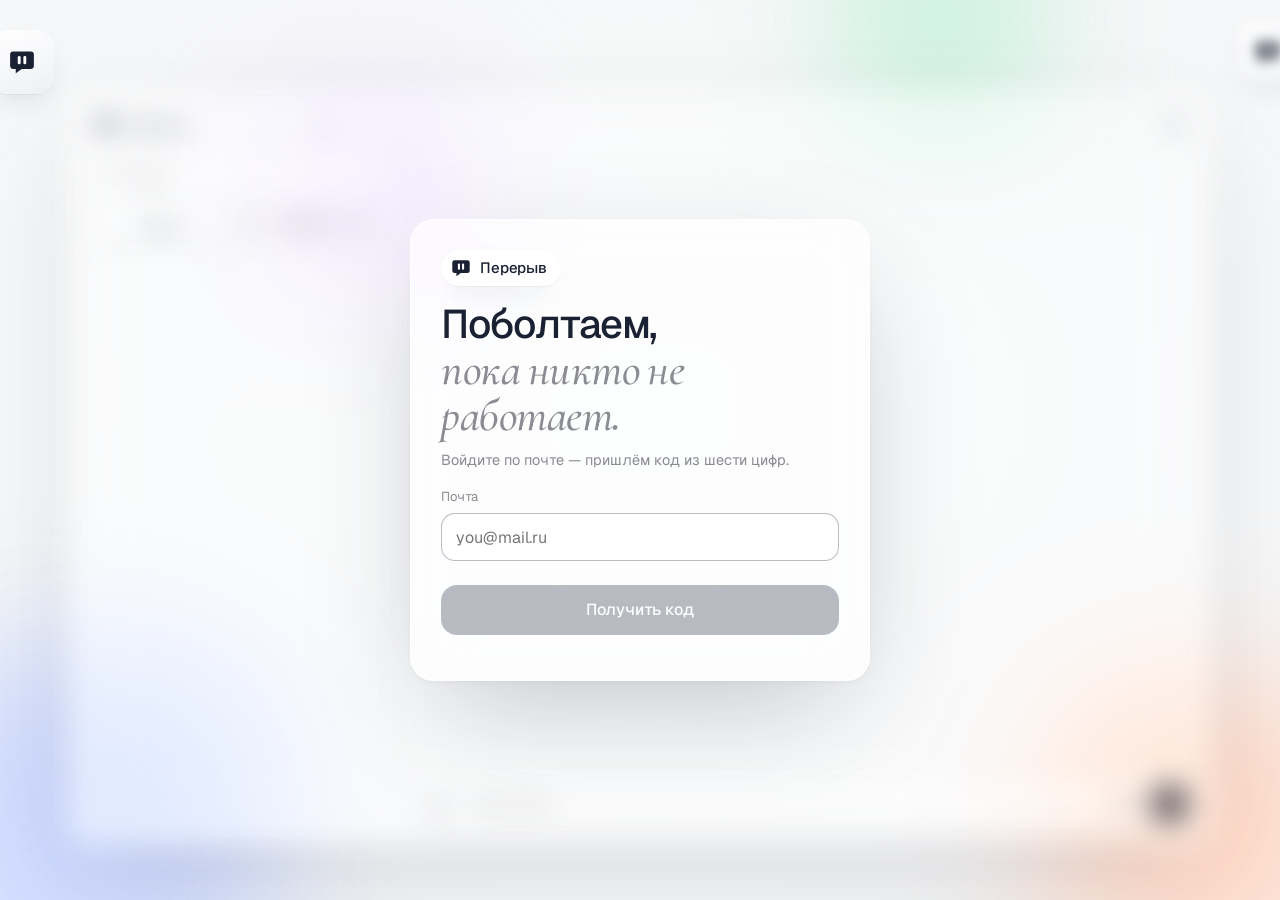
<file: index.html>
<!DOCTYPE html>
<html lang="ru">
<head>
<meta charset="utf-8">
<meta name="viewport" content="width=device-width, initial-scale=1, viewport-fit=cover">
<meta name="robots" content="noindex, nofollow">
<meta name="theme-color" content="#f5f6f8">
<title>Перерыв</title>
<link rel="preconnect" href="https://fonts.googleapis.com">
<link rel="preconnect" href="https://fonts.gstatic.com" crossorigin>
<link href="https://fonts.googleapis.com/css2?family=Geist:wght@400;500;600&family=Instrument+Serif:ital@1&family=Cormorant+Garamond:ital,wght@1,500&display=swap" rel="stylesheet">
<style>
:root {
  --ink: #1a2133;
  --ink-2: #3a4152;
  --grey: #8b8b92;
  --line: rgba(26, 33, 51, .08);
  --glass: rgba(255, 255, 255, .58);
  --glass-strong: rgba(255, 255, 255, .78);
  --edge: rgba(255, 255, 255, .9);
  --r: 24px;
  --lift: 0 1px 1px rgba(26,33,51,.04), 0 12px 32px -14px rgba(26,33,51,.22);
  --wide: 0 2px 4px rgba(26,33,51,.03), 0 40px 120px -30px rgba(26,33,51,.28);
  --serif: "Instrument Serif", "Cormorant Garamond", Georgia, serif;
  --ease: cubic-bezier(.2, .7, .2, 1);
  --sat: env(safe-area-inset-top, 0px);
  --sab: env(safe-area-inset-bottom, 0px);
}
* { box-sizing: border-box; -webkit-tap-highlight-color: transparent; }
html, body { margin: 0; height: 100%; }
body {
  font-family: "Geist", "Inter", system-ui, sans-serif; font-weight: 400; font-size: 15px; line-height: 1.45;
  color: var(--ink); overflow: hidden;
  background: radial-gradient(120% 120% at 50% 45%, #f9fbfb 0%, #f6f7f8 45%, #f2f3f6 100%);
}
button, input, textarea { font: inherit; color: inherit; }
[hidden] { display: none !important; }
button { cursor: pointer; border: 0; background: none; padding: 0; }
:focus-visible { outline: 2px solid var(--ink); outline-offset: 2px; border-radius: 10px; }
.serif { font-family: var(--serif); font-style: italic; font-weight: 500; }

/* ===== Пол студии: размытые плитки-логотипы за стеклом ===== */
.bokeh { position: fixed; inset: 0; pointer-events: none; overflow: hidden; }
.bokeh i { position: absolute; border-radius: 28%; animation: drift 26s ease-in-out infinite alternate; }
.bokeh i:nth-child(1) { width: 360px; height: 360px; left: -90px; bottom: -110px; background: #c9d6ff; filter: blur(70px); opacity: .9; }
.bokeh i:nth-child(2) { width: 300px; height: 300px; right: -70px; bottom: -80px; background: #ffd9c7; filter: blur(70px); animation-delay: -9s; }
.bokeh i:nth-child(3) { width: 220px; height: 220px; right: 18%; top: -90px; background: #cff1e1; filter: blur(60px); animation-delay: -4s; }
.bokeh i:nth-child(4) { width: 180px; height: 180px; left: 22%; top: 12%; background: #eadcff; filter: blur(64px); animation-delay: -15s; }
@keyframes drift { to { transform: translate(28px, -22px) rotate(8deg); } }

/* ===== Логотип ===== */
.mark { width: 22px; height: 22px; flex: none; }
.tile { position: fixed; z-index: 1; width: 64px; height: 64px; border-radius: 18px; display: grid; place-items: center;
  background: linear-gradient(160deg, #ffffff, #eef0f5); box-shadow: var(--lift); pointer-events: none; animation: bob 9s ease-in-out infinite alternate; }
.tile .mark { width: 30px; height: 30px; }
.tile.soft { filter: blur(6px); opacity: .7; }
@keyframes bob { to { transform: translateY(-10px) rotate(-4deg); } }

/* ===== Окно ===== */
.glass {
  background: var(--glass);
  -webkit-backdrop-filter: blur(28px) saturate(1.6); backdrop-filter: blur(28px) saturate(1.6);
  border: 1px solid var(--edge); box-shadow: var(--wide);
}
#app {
  position: fixed; z-index: 2; inset: 0; margin: auto; width: min(1180px, calc(100vw - 64px)); height: min(780px, calc(100vh - 64px));
  border-radius: var(--r); display: grid; grid-template-columns: 340px 1fr; overflow: hidden;
  transition: filter .7s var(--ease), transform .9s var(--ease), opacity .6s;
}
body.locked #app { filter: blur(14px); transform: translateY(18px) scale(.97); opacity: .65; pointer-events: none; }
body.dimmed #app { filter: blur(6px); }

/* ===== Сайдбар ===== */
.side { display: flex; flex-direction: column; min-height: 0; border-right: 1px solid var(--line); background: rgba(255,255,255,.28); }
.side-top { display: flex; align-items: center; justify-content: space-between; gap: 8px; padding: 18px 18px 10px; }
.pill { display: inline-flex; align-items: center; gap: 8px; height: 36px; padding: 0 14px 0 9px; border-radius: 999px;
  background: #fff; box-shadow: var(--lift); font-weight: 500; font-size: 15px; letter-spacing: -.01em; }
.icon-btn { width: 36px; height: 36px; border-radius: 12px; display: grid; place-items: center; color: var(--ink-2); transition: background .2s, transform .2s var(--ease); }
.icon-btn:hover { background: rgba(255,255,255,.8); }
.icon-btn:active { transform: scale(.92); }
.icon-btn svg { width: 19px; height: 19px; }
.me-btn { width: 36px; height: 36px; }
.search { margin: 4px 18px 8px; position: relative; }
.search input { width: 100%; height: 40px; border-radius: 14px; border: 1px solid transparent; background: rgba(255,255,255,.62); padding: 0 14px 0 38px; outline: none; transition: background .2s, border-color .2s; }
.search input:focus { background: #fff; border-color: var(--line); }
.search svg { position: absolute; left: 13px; top: 11px; width: 18px; height: 18px; color: var(--grey); }
.tabs { display: flex; gap: 4px; margin: 2px 18px 6px; padding: 4px; border-radius: 14px; background: rgba(26,33,51,.045); position: relative; }
.tabs button { flex: 1; height: 32px; border-radius: 10px; font-weight: 500; font-size: 14px; color: var(--grey); position: relative; z-index: 1; transition: color .25s; }
.tabs button[aria-selected="true"] { color: var(--ink); }
.tabs .thumb { position: absolute; z-index: 0; top: 4px; bottom: 4px; left: 4px; width: calc(50% - 6px); border-radius: 10px; background: #fff; box-shadow: 0 1px 2px rgba(26,33,51,.06), 0 6px 14px -8px rgba(26,33,51,.25); transition: transform .4s var(--ease); }
.tabs[data-tab="people"] .thumb { transform: translateX(calc(100% + 4px)); }
.list { flex: 1; overflow-y: auto; padding: 4px 10px 14px; scrollbar-width: thin; }
.row { width: 100%; display: grid; grid-template-columns: 48px 1fr auto; gap: 12px; align-items: center; padding: 10px; border-radius: 18px; text-align: left; transition: background .2s, transform .35s var(--ease), box-shadow .35s var(--ease); }
.row:hover { background: rgba(255,255,255,.55); }
.row.active { background: #fff; box-shadow: var(--lift); transform: translateY(-1px); }
.row .name { font-weight: 500; white-space: nowrap; overflow: hidden; text-overflow: ellipsis; letter-spacing: -.01em; }
.row .sub { font-size: 13.5px; color: var(--grey); white-space: nowrap; overflow: hidden; text-overflow: ellipsis; }
.row .meta { display: flex; flex-direction: column; align-items: flex-end; gap: 6px; font-size: 12px; color: var(--grey); align-self: start; padding-top: 3px; }
.row.unread .sub { color: var(--ink-2); }
.dot { min-width: 20px; height: 20px; padding: 0 6px; border-radius: 10px; background: var(--ink); color: #fff; font-size: 11.5px; font-weight: 600; display: grid; place-items: center; }
.sect { padding: 12px 12px 6px; font-size: 13px; color: var(--grey); }

/* ===== Аватар-плитка ===== */
.ava { position: relative; width: 48px; height: 48px; border-radius: 16px; display: grid; place-items: center; font-weight: 600; font-size: 18px; color: var(--ink); flex: none;
  box-shadow: inset 0 0 0 1px rgba(255,255,255,.7), 0 6px 14px -8px rgba(26,33,51,.35); }
.ava.sm { width: 32px; height: 32px; border-radius: 11px; font-size: 13px; }
.ava.md { width: 40px; height: 40px; border-radius: 13px; font-size: 15px; }
.ava.on::after { content: ""; position: absolute; right: -2px; bottom: -2px; width: 13px; height: 13px; border-radius: 50%; background: #3ccf7a; border: 2.5px solid #fff; }
.ava.sm.on::after { width: 10px; height: 10px; border-width: 2px; }
.ava .mark { width: 24px; height: 24px; }

/* ===== Разговор ===== */
.conv { position: relative; display: flex; flex-direction: column; min-width: 0; min-height: 0; }
.conv-top { display: flex; align-items: center; gap: 12px; padding: 14px 20px; border-bottom: 1px solid var(--line); min-height: 72px; }
.back { display: none; }
.title-wrap { min-width: 0; flex: 1; }
.c-title { font-weight: 500; font-size: 17px; letter-spacing: -.015em; white-space: nowrap; overflow: hidden; text-overflow: ellipsis; }
.c-sub { font-size: 13px; color: var(--grey); height: 19px; white-space: nowrap; overflow: hidden; text-overflow: ellipsis; }
.c-sub.typing { color: var(--ink-2); }
.typing-dots i { display: inline-block; width: 4px; height: 4px; margin-left: 2px; border-radius: 50%; background: currentColor; animation: tdot 1.1s infinite; }
.typing-dots i:nth-child(2) { animation-delay: .15s; } .typing-dots i:nth-child(3) { animation-delay: .3s; }
@keyframes tdot { 0%, 60%, 100% { opacity: .25; transform: translateY(0); } 30% { opacity: 1; transform: translateY(-3px); } }
.word { display: inline-block; white-space: pre; animation: rise .34s var(--ease) both; }
@keyframes rise { from { opacity: 0; transform: translateY(16px); filter: blur(12px); } to { opacity: 1; transform: none; filter: none; } }

.msgs { flex: 1; overflow-y: auto; padding: 18px 22px 10px; scroll-behavior: auto; scrollbar-width: thin; display: flex; flex-direction: column; }
.msgs-inner { margin-top: auto; display: flex; flex-direction: column; }
.day { align-self: center; margin: 14px 0 10px; padding: 5px 12px; border-radius: 999px; background: rgba(255,255,255,.7); box-shadow: 0 1px 2px rgba(26,33,51,.05); font-size: 12.5px; color: var(--grey); }
.m { display: flex; gap: 8px; align-items: flex-end; max-width: min(620px, 82%); margin-top: 2px; position: relative; transition: filter .4s var(--ease), opacity .4s; }
.m.first { margin-top: 10px; }
.m.mine { align-self: flex-end; flex-direction: row-reverse; }
.m .ava-slot { width: 32px; flex: none; }
.m.mine .ava-slot { display: none; }
.m.enter { animation: rise .34s var(--ease) both; }
.b { position: relative; padding: 9px 13px 7px; border-radius: 20px; background: var(--glass-strong); border: 1px solid var(--edge);
  box-shadow: 0 1px 1px rgba(26,33,51,.03), 0 8px 18px -12px rgba(26,33,51,.28);
  transition: transform .35s var(--ease), box-shadow .35s var(--ease); min-width: 64px; word-wrap: break-word; overflow-wrap: anywhere; }
.m:not(.mine).last .b { border-bottom-left-radius: 7px; }
.m.mine .b { background: var(--ink); color: #f4f5f8; border-color: var(--ink); }
.m.mine.last .b { border-bottom-right-radius: 7px; }
.m:hover .b { transform: translateY(-2px); box-shadow: 0 2px 2px rgba(26,33,51,.04), 0 16px 26px -14px rgba(26,33,51,.4); }
.b .who { font-size: 12.5px; font-weight: 600; margin-bottom: 2px; }
.b .txt { white-space: pre-wrap; }
.b .txt a { color: inherit; text-decoration: underline; text-underline-offset: 2px; }
.b .foot { display: flex; justify-content: flex-end; align-items: center; gap: 4px; margin-top: 1px; font-size: 11px; color: var(--grey); float: right; margin-left: 10px; position: relative; top: 5px; }
.m.mine .b .foot { color: rgba(244,245,248,.55); }
.b.deleted .txt { font-family: var(--serif); font-style: italic; font-size: 17px; color: var(--grey); }
.m.mine .b.deleted .txt { color: rgba(244,245,248,.6); }
.b img.photo { display: block; width: 300px; max-width: 100%; height: auto; max-height: 360px; object-fit: cover; border-radius: 14px; margin: 2px -6px 4px; cursor: zoom-in; }
.quote { display: block; width: 100%; text-align: left; margin: 2px 0 6px; padding: 5px 10px; border-left: 3px solid currentColor; border-radius: 8px; background: rgba(26,33,51,.05); font-size: 13px; }
.m.mine .quote { background: rgba(255,255,255,.1); }
.quote b { display: block; font-weight: 600; font-size: 12.5px; }
.quote span { display: block; white-space: nowrap; overflow: hidden; text-overflow: ellipsis; opacity: .8; }
.reacts { display: flex; flex-wrap: wrap; gap: 4px; margin-top: 4px; }
.m.mine .reacts { justify-content: flex-end; }
.rx { display: inline-flex; align-items: center; gap: 4px; height: 26px; padding: 0 9px; border-radius: 999px; background: rgba(255,255,255,.85); border: 1px solid var(--line); font-size: 13px; transition: transform .25s var(--ease); }
.rx.me { background: var(--ink); color: #fff; border-color: var(--ink); }
.rx:active { transform: scale(.9); }
.rx.pop { animation: pop .38s var(--ease); }
@keyframes pop { 0% { transform: scale(.4); } 70% { transform: scale(1.12); } 100% { transform: scale(1); } }
.hover-bar { position: absolute; top: -14px; display: flex; gap: 2px; padding: 3px; border-radius: 12px; background: #fff; box-shadow: var(--lift); opacity: 0; transform: translateY(6px); pointer-events: none; transition: opacity .2s, transform .25s var(--ease); z-index: 3; }
.m:not(.mine) .hover-bar { right: -60px; } .m.mine .hover-bar { left: -60px; }
.m:hover .hover-bar { opacity: 1; transform: none; pointer-events: auto; }
.hover-bar button { width: 28px; height: 28px; border-radius: 9px; display: grid; place-items: center; color: var(--ink-2); }
.hover-bar button:hover { background: rgba(26,33,51,.06); }
.hover-bar svg { width: 16px; height: 16px; }
.m.flash .b { animation: flash 1.2s var(--ease); }
@keyframes flash { 0%, 30% { transform: translateY(-4px) scale(1.02); box-shadow: 0 0 0 3px rgba(26,33,51,.18), 0 20px 34px -16px rgba(26,33,51,.45); } }
/* Фокус: выбранное сообщение поднимается, остальное уходит в расфокус */
.msgs.focus .m { filter: blur(2.5px); opacity: .55; }
.msgs.focus .m.focused { filter: none; opacity: 1; z-index: 4; }
.msgs.focus .m.focused .b { transform: translateY(-6px) scale(1.02); box-shadow: 0 2px 3px rgba(26,33,51,.05), 0 28px 40px -18px rgba(26,33,51,.45); }

.empty-conv { margin: auto; text-align: center; padding: 40px 24px; color: var(--grey); max-width: 420px; }
.empty-conv .big { font-weight: 500; font-size: 30px; letter-spacing: -.025em; color: var(--ink); line-height: 1.1; }
.empty-conv .big .serif { color: var(--grey); font-size: 36px; display: block; }
.down { position: absolute; right: 22px; bottom: 96px; width: 44px; height: 44px; border-radius: 15px; background: #fff; box-shadow: var(--lift); display: grid; place-items: center; opacity: 0; transform: translateY(14px) scale(.9); pointer-events: none; transition: opacity .25s, transform .35s var(--ease); }
.down.show { opacity: 1; transform: none; pointer-events: auto; }
.down svg { width: 20px; height: 20px; }
.down .dot { position: absolute; top: -7px; right: -7px; }

/* ===== Ввод ===== */
.composer { padding: 10px 16px 16px; }
.reply-bar { align-items: center; gap: 10px; margin: 0 6px 8px; padding: 8px 12px; border-radius: 14px; background: rgba(255,255,255,.7); border-left: 3px solid var(--ink); }
.reply-bar div { flex: 1; min-width: 0; font-size: 13px; }
.reply-bar b { display: block; font-weight: 600; }
.reply-bar span { display: block; color: var(--grey); white-space: nowrap; overflow: hidden; text-overflow: ellipsis; }
.input-row { display: flex; align-items: flex-end; gap: 8px; padding: 6px; border-radius: 20px; background: rgba(255,255,255,.82); border: 1px solid var(--edge); box-shadow: var(--lift); }
.input-row textarea { flex: 1; resize: none; border: 0; outline: none; background: none; padding: 9px 6px; max-height: 160px; min-height: 40px; line-height: 1.45; }
.send { width: 40px; height: 40px; border-radius: 14px; background: var(--ink); color: #fff; display: grid; place-items: center; transition: transform .25s var(--ease), opacity .2s; }
.send:disabled { opacity: .25; cursor: default; }
.send:not(:disabled):active { transform: scale(.9); }
.send svg { width: 18px; height: 18px; }
.composer.off { pointer-events: none; opacity: .4; }

/* ===== Карточки поверх: вход, профиль, группа ===== */
.overlay { position: fixed; inset: 0; z-index: 20; display: grid; place-items: center; padding: 20px; }
.overlay[hidden] { display: none; }
.card { width: min(460px, 100%); border-radius: var(--r); padding: 30px; animation: cardIn .6s var(--ease) both; max-height: calc(100vh - 40px); overflow: auto; }
.card.leaving { animation: cardOut .5s var(--ease) both; }
@keyframes cardIn { from { opacity: 0; transform: translateY(24px) scale(.96); filter: blur(10px); } }
@keyframes cardOut { to { opacity: 0; transform: translateY(-14px) scale(1.04); filter: blur(12px); } }
.card h2 { margin: 18px 0 22px; font-weight: 500; font-size: 40px; line-height: 1.04; letter-spacing: -.035em; }
.card h2 .serif { display: block; color: var(--grey); font-size: 46px; letter-spacing: -.01em; line-height: 1; }
.card h3 { margin: 0 0 18px; font-weight: 500; font-size: 24px; letter-spacing: -.02em; }
.field { display: block; margin-bottom: 16px; }
.field span { display: block; font-size: 13px; color: var(--grey); margin-bottom: 6px; }
.field input { width: 100%; height: 48px; border-radius: 14px; border: 1px solid var(--line); background: rgba(255,255,255,.85); padding: 0 14px; outline: none; font-size: 16px; }
.field input:focus { border-color: rgba(26,33,51,.3); background: #fff; }
.colors { display: flex; gap: 10px; flex-wrap: wrap; }
.colors button { width: 40px; height: 40px; border-radius: 13px; box-shadow: inset 0 0 0 1px rgba(255,255,255,.7); transition: transform .25s var(--ease), box-shadow .25s; }
.colors button[aria-pressed="true"] { transform: translateY(-3px); box-shadow: 0 0 0 2px #fff, 0 0 0 4px var(--ink), 0 10px 16px -8px rgba(26,33,51,.4); }
.primary { width: 100%; height: 50px; margin-top: 8px; border-radius: 16px; background: var(--ink); color: #fff; font-weight: 500; font-size: 16px; transition: transform .25s var(--ease), opacity .2s; }
.primary:disabled { opacity: .3; cursor: default; }
.primary:not(:disabled):active { transform: scale(.98); }
.ghost { width: 100%; height: 44px; margin-top: 8px; border-radius: 14px; color: var(--grey); }
.ghost:hover { background: rgba(26,33,51,.04); color: var(--ink); }
.pick { max-height: 280px; overflow: auto; margin: 0 -8px 8px; }
.pick label { display: flex; align-items: center; gap: 12px; padding: 8px; border-radius: 14px; cursor: pointer; }
.pick label:hover { background: rgba(255,255,255,.7); }
.pick input { margin-left: auto; width: 18px; height: 18px; accent-color: var(--ink); }

/* Меню сообщения */
.menu { position: fixed; z-index: 30; min-width: 220px; padding: 6px; border-radius: 18px; background: rgba(255,255,255,.86); -webkit-backdrop-filter: blur(24px) saturate(1.6); backdrop-filter: blur(24px) saturate(1.6); border: 1px solid var(--edge); box-shadow: var(--wide); animation: cardIn .3s var(--ease) both; }
.menu[hidden] { display: none; }
.menu .emo { display: flex; gap: 2px; padding: 4px 4px 8px; border-bottom: 1px solid var(--line); margin-bottom: 4px; }
.menu .emo button { width: 34px; height: 34px; border-radius: 11px; font-size: 19px; transition: transform .2s var(--ease); }
.menu .emo button:hover { transform: translateY(-3px) scale(1.15); }
.menu .it { display: flex; width: 100%; align-items: center; gap: 10px; height: 38px; padding: 0 10px; border-radius: 11px; text-align: left; }
.menu .it:hover { background: rgba(26,33,51,.06); }
.menu .it svg { width: 17px; height: 17px; color: var(--ink-2); }
.menu .it.danger { color: #d23c3c; } .menu .it.danger svg { color: #d23c3c; }

.viewer { position: fixed; inset: 0; z-index: 40; display: grid; place-items: center; background: rgba(242,243,246,.7); -webkit-backdrop-filter: blur(20px); backdrop-filter: blur(20px); cursor: zoom-out; }
.viewer[hidden] { display: none; }
.viewer { touch-action: none; }
.viewer img { will-change: transform; user-select: none; -webkit-user-select: none; -webkit-touch-callout: none; }
.vclose { position: absolute; top: calc(14px + var(--sat)); right: 14px; width: 44px; height: 44px; border-radius: 50%; background: rgba(255,255,255,.9); box-shadow: var(--lift); display: grid; place-items: center; color: var(--ink); animation: rise .35s var(--ease) .15s both; }
.vclose svg { width: 20px; height: 20px; }
.viewer img { max-width: 92vw; max-height: 90vh; border-radius: 20px; box-shadow: var(--wide); animation: cardIn .45s var(--ease); }
.toast { position: fixed; z-index: 50; left: 50%; bottom: calc(26px + var(--sab)); transform: translateX(-50%); padding: 11px 18px; border-radius: 999px; background: var(--ink); color: #fff; font-size: 14px; box-shadow: var(--wide); animation: rise .34s var(--ease); }
.toast[hidden] { display: none; }

/* ===== Телефон ===== */
/* ===== Жидкая отправка ===== */
.goo-layer { position: fixed; inset: 0; z-index: 15; pointer-events: none; }
.goo-layer .goo { position: absolute; inset: 0; filter: url(#goo); }
.goo-layer .drop, .goo-layer .neck { position: absolute; left: 0; top: 0; will-change: transform, width, height; }
.goo-layer .gtext { position: absolute; left: 0; top: 0; padding: 9px 13px 7px; white-space: pre-wrap; overflow-wrap: anywhere; will-change: transform; }
.m.settle .b { animation: settle .42s var(--ease); }
@keyframes settle { 0% { transform: scale(1.03, .94); } 55% { transform: scale(.985, 1.02); } 100% { transform: none; } }

/* ===== Галочки как в Телеграме ===== */
.chk { width: 17px; height: 13px; flex: none; overflow: visible; }
.chk path { fill: none; stroke: currentColor; stroke-width: 1.7; stroke-linecap: round; stroke-linejoin: round; }
.chk .c2 { stroke-dasharray: 14; stroke-dashoffset: 14; transition: stroke-dashoffset .35s var(--ease) .05s; }
.chk.read .c2 { stroke-dashoffset: 0; }
.chk.draw .c1 { stroke-dasharray: 16; animation: draw .3s var(--ease) both; }
@keyframes draw { from { stroke-dashoffset: 16; } to { stroke-dashoffset: 0; } }
.chk.read { color: #9fd8ff; }
.chk.draw2 .c2 { animation: draw2 .4s var(--ease) both; transition: none; }
@keyframes draw2 { from { stroke-dashoffset: 14; } to { stroke-dashoffset: 0; } }
.dot.still { animation: none; }
.row .chk.read { color: #3a9be0; }
.row .chk { color: var(--grey); width: 16px; height: 12px; margin-right: 3px; vertical-align: -1px; }
.clock { width: 13px; height: 13px; flex: none; }
.clock circle { fill: none; stroke: currentColor; stroke-width: 1.6; }
.clock line { stroke: currentColor; stroke-width: 1.6; stroke-linecap: round; transform-origin: 6.5px 6.5px; }
.clock .h1 { animation: spin 1.2s linear infinite; } .clock .h2 { animation: spin 7s linear infinite; }
@keyframes spin { to { transform: rotate(360deg); } }

/* ===== Переходы ===== */
#app { animation: appIn .9s var(--ease) both; }
@keyframes appIn { from { opacity: 0; transform: translateY(26px) scale(.975); filter: blur(10px); } }
.tile { animation: tileIn 1.1s var(--ease) both, bob 9s ease-in-out 1.1s infinite alternate; }
@keyframes tileIn { from { opacity: 0; transform: translateY(40px) scale(.6) rotate(-12deg); } }
.row.in { animation: rise .45s var(--ease) both; }
.list.from-right { animation: slideR .45s var(--ease) both; }
.list.from-left { animation: slideL .45s var(--ease) both; }
@keyframes slideR { from { opacity: 0; transform: translateX(34px); filter: blur(6px); } }
@keyframes slideL { from { opacity: 0; transform: translateX(-34px); filter: blur(6px); } }
.dot { animation: pop .4s var(--ease) both; }
.c-sub > * , .c-sub { transition: color .3s; }
.c-sub.swap { animation: rise .32s var(--ease) both; }
.reply-wrap { display: grid; grid-template-rows: 0fr; transition: grid-template-rows .38s var(--ease), opacity .3s; opacity: 0; }
.reply-wrap.show { grid-template-rows: 1fr; opacity: 1; }
.reply-wrap > div { min-height: 0; overflow: hidden; }
.reply-bar { display: flex; animation: none; }
.input-row { transition: transform .35s var(--ease), box-shadow .35s var(--ease), background .3s; }
.input-row:focus-within { transform: translateY(-2px); background: #fff; box-shadow: 0 2px 3px rgba(26,33,51,.04), 0 18px 34px -16px rgba(26,33,51,.32); }
.send { transition: transform .4s var(--ease), opacity .25s, background .3s; }
.send:disabled { transform: scale(.84); }
.send svg { transition: transform .4s var(--ease); }
.send:not(:disabled):hover svg { transform: translateY(-2px); }
.menu .it, .menu .emo button { animation: rise .32s var(--ease) both; }
.menu.out { animation: cardOut .22s var(--ease) both; }
.toast.out { animation: cardOut .3s var(--ease) both; }
.b.squash { animation: squash .32s var(--ease) both; }
@keyframes squash { to { transform: scale(.82); opacity: 0; filter: blur(8px); } }
.b .txt.swap { animation: rise .32s var(--ease) both; }
.day { position: sticky; top: 6px; z-index: 2; -webkit-backdrop-filter: blur(12px); backdrop-filter: blur(12px); }
.icon-btn, .row, .rx, .colors button, .ghost, .primary, .pill { transition: background .25s, transform .3s var(--ease), box-shadow .3s var(--ease), color .25s, opacity .25s; }
.pill:hover { transform: translateY(-1px); }
.overlay { transition: background .4s; }
.empty-conv p { animation: rise .5s var(--ease) .6s both; }
.viewer.out { animation: fadeOut .3s var(--ease) both; }
@keyframes fadeOut { to { opacity: 0; } }

/* ===== Аватарки ===== */
.ava { overflow: visible; }
.ava img { width: 100%; height: 100%; object-fit: cover; border-radius: inherit; display: block; }
.ava .emo { font-size: 1.25em; line-height: 1; }
.ava.xl { width: 112px; height: 112px; border-radius: 36px; font-size: 44px; box-shadow: inset 0 0 0 1px rgba(255,255,255,.7), 0 24px 40px -18px rgba(26,33,51,.45); }
.ava.xl.on::after { width: 20px; height: 20px; border-width: 4px; right: 2px; bottom: 2px; }
.m .ava-slot .ava, #cHead { cursor: pointer; }
#cHead { display: flex; align-items: center; gap: 12px; min-width: 0; flex: 1; text-align: left; border-radius: 16px; padding: 4px 8px 4px 4px; margin: -4px 0 -4px -4px; transition: background .25s; }
#cHead:hover { background: rgba(255,255,255,.55); }
.ae-top { display: flex; align-items: center; gap: 18px; margin-bottom: 14px; }
.ae-btns { display: flex; flex-direction: column; gap: 8px; align-items: flex-start; }
.chip { height: 36px; padding: 0 14px; border-radius: 12px; background: rgba(255,255,255,.85); border: 1px solid var(--line); font-weight: 500; font-size: 14px; transition: transform .3s var(--ease), background .25s; }
.chip:hover { background: #fff; transform: translateY(-1px); }
.ae-label { font-size: 13px; color: var(--grey); margin: 6px 0 6px; }
.ae-grid { display: grid; grid-template-columns: repeat(7, 1fr); gap: 6px; margin-bottom: 8px; }
.ae-grid button { aspect-ratio: 1; border-radius: 12px; font-size: 22px; background: rgba(255,255,255,.6); transition: transform .3s var(--ease), background .2s, box-shadow .25s; }
.ae-grid button:hover { transform: translateY(-2px) scale(1.06); background: #fff; }
.ae-grid button[aria-pressed="true"] { background: #fff; box-shadow: 0 0 0 2px var(--ink); }
.ae-grid .ae-letter { font-size: 15px; font-weight: 600; }
textarea.bio { width: 100%; min-height: 76px; resize: vertical; border-radius: 14px; border: 1px solid var(--line); background: rgba(255,255,255,.85); padding: 12px 14px; outline: none; font-size: 15px; }
textarea.bio:focus { border-color: rgba(26,33,51,.3); background: #fff; }
.mail-line { font-size: 13px; color: var(--grey); margin: -4px 0 14px; }
/* Профиль собеседника */
.pv { text-align: center; }
.pv-ava { display: flex; justify-content: center; margin: 6px 0 14px; }
.pv-name { margin: 0 !important; font-size: 28px !important; letter-spacing: -.025em; animation: rise .45s var(--ease) .08s both; }
.pv-status { color: var(--grey); font-size: 14px; margin-top: 2px; animation: rise .45s var(--ease) .14s both; }
.pv-bio { margin: 16px auto 20px; max-width: 32em; font-size: 16px; white-space: pre-wrap; animation: rise .45s var(--ease) .2s both; }
.pv-bio.empty { font-family: var(--serif); font-style: italic; font-size: 20px; color: var(--grey); }
.pv-list { text-align: left; margin: 14px -8px 6px; }

/* ===== Вход по коду ===== */
.auth { position: relative; overflow: hidden; }
.steps { display: grid; }
.step { grid-area: 1 / 1; visibility: hidden; opacity: 0; transform: translateX(40px); filter: blur(8px); transition: opacity .38s var(--ease), transform .45s var(--ease), filter .4s var(--ease), visibility 0s .45s; }
.step.on { visibility: visible; opacity: 1; transform: none; filter: none; transition: opacity .38s var(--ease) .08s, transform .5s var(--ease) .08s, filter .4s var(--ease) .08s, visibility 0s; }
.step.leave { transform: translateX(-40px); }
.hint { color: var(--grey); margin: -10px 0 18px; font-size: 14.5px; }
.err { color: #d23c3c; font-size: 14px; margin: -6px 0 10px; animation: rise .3s var(--ease); }
.otp { display: flex; gap: 8px; margin: 4px 0 16px; }
.otp input { width: 100%; min-width: 0; height: 58px; border-radius: 16px; border: 1px solid var(--line); background: rgba(255,255,255,.88); text-align: center; font-size: 26px; font-weight: 600; outline: none; transition: border-color .2s, box-shadow .25s, transform .25s var(--ease); }
.otp input:focus { border-color: rgba(26,33,51,.4); box-shadow: 0 10px 20px -12px rgba(26,33,51,.4); transform: translateY(-2px); background: #fff; }
.links { display: flex; justify-content: space-between; gap: 8px; margin-top: 10px; }
.link { color: var(--grey); font-size: 14px; padding: 6px 2px; transition: color .2s; }
.link:hover:not(:disabled) { color: var(--ink); }
.link:disabled { opacity: .6; cursor: default; }
.primary.busy { position: relative; color: transparent; }
.primary.busy::after { content: ""; position: absolute; left: 50%; top: 50%; width: 20px; height: 20px; margin: -10px; border-radius: 50%; border: 2.5px solid rgba(255,255,255,.35); border-top-color: #fff; animation: spin .8s linear infinite; }

/* ===== Эмодзи и стикеры ===== */
.composer { position: relative; }
#emoBtn.on { background: #fff; color: var(--ink); }
.picker { position: absolute; z-index: 6; right: 16px; bottom: calc(100% - 4px); width: 380px; height: 400px; border-radius: 22px; display: flex; flex-direction: column; overflow: hidden; transform-origin: 90% 100%; animation: pickIn .38s var(--ease) both; background: rgba(255,255,255,.93); }
.picker.out { animation: pickOut .22s var(--ease) both; }
@keyframes pickIn { from { opacity: 0; transform: translateY(14px) scale(.96); } }
@keyframes pickOut { to { opacity: 0; transform: translateY(10px) scale(.97); } }
.picker.glass { -webkit-backdrop-filter: none; backdrop-filter: none; box-shadow: 0 2px 4px rgba(26,33,51,.04), 0 30px 70px -24px rgba(26,33,51,.32); }
.pk-sec { content-visibility: auto; contain-intrinsic-size: auto 260px; }
.pk-pane[hidden] { display: none; }
.pk-tabs { display: flex; gap: 4px; padding: 8px 8px 4px; }
.pk-tabs button { flex: 1; height: 32px; border-radius: 10px; font-weight: 500; font-size: 14px; color: var(--grey); transition: background .25s, color .25s; }
.pk-tabs button[aria-selected="true"] { background: #fff; color: var(--ink); box-shadow: 0 1px 2px rgba(26,33,51,.06), 0 6px 14px -8px rgba(26,33,51,.25); }
.pk-body { flex: 1; overflow-y: auto; padding: 0 8px 8px; scrollbar-width: thin; }
.pk-body.swap { animation: pkSwap .25s var(--ease) both; }
@keyframes pkSwap { from { opacity: 0; transform: translateY(8px); } }
.pk-h { padding: 8px 6px 6px; font-size: 12.5px; color: var(--grey); }
.pk-grid { display: grid; grid-template-columns: repeat(8, 1fr); gap: 2px; }
.pk-grid button { aspect-ratio: 1; border-radius: 10px; font-size: 24px; line-height: 1; transition: transform .15s var(--ease), background .12s; }
.pk-grid button:hover { background: rgba(26,33,51,.06); transform: scale(1.12); }
.pk-grid.stk { grid-template-columns: repeat(4, 1fr); gap: 6px; }
.pk-grid.stk button { border-radius: 14px; padding: 4px; }
.pk-grid.stk img { width: 100%; height: 100%; object-fit: contain; display: block; }
.pk-grid.stk button:hover { transform: scale(1.08) rotate(-3deg); }
.pk-cats { display: flex; gap: 2px; padding: 6px 8px 8px; border-top: 1px solid var(--line); overflow-x: auto; }
.pk-cats button { width: 36px; height: 36px; flex: none; border-radius: 10px; font-size: 19px; display: grid; place-items: center; transition: background .2s, transform .2s var(--ease); }
.pk-cats button:hover, .pk-cats button.on { background: rgba(26,33,51,.07); }
.pk-cats img { width: 28px; height: 28px; }
/* Стикеры и крупные эмодзи в ленте */
.b.sticker, .b.jumbo { background: none !important; border-color: transparent !important; box-shadow: none !important; padding: 0; }
.m:hover .b.sticker, .m:hover .b.jumbo { transform: translateY(-3px) rotate(-1.5deg); box-shadow: none; }
.b.sticker .stk { width: 168px; height: 168px; display: block; }
.b.jumbo .txt { font-size: 52px; line-height: 1.15; }
.b.sticker .foot, .b.jumbo .foot { float: none; position: absolute; right: 2px; bottom: 2px; top: auto; padding: 2px 8px; border-radius: 999px; background: rgba(26,33,51,.55); color: #fff !important; -webkit-backdrop-filter: blur(8px); backdrop-filter: blur(8px); }
.b.jumbo .foot, .b.sticker .foot { position: static; display: inline-flex; margin: 2px 0 0; }
.b.jumbo, .b.sticker { display: flex; flex-direction: column; align-items: flex-end; }
.m:not(.mine) .b.jumbo, .m:not(.mine) .b.sticker { align-items: flex-start; }
.m.mine .b.sticker .who, .b.sticker .who { display: none; }
.stk-fly { position: fixed; z-index: 16; pointer-events: none; width: 168px; height: 168px; }

/* ===== Обои ===== */
.wall { position: absolute; inset: 0; z-index: 0; overflow: hidden; pointer-events: none; }
.wall-layer { position: absolute; inset: 0; }
.conv > :not(.wall) { position: relative; z-index: 1; }
.conv > .down { position: absolute; }
.conv.walled .conv-top { background: rgba(255,255,255,.62); -webkit-backdrop-filter: blur(20px) saturate(1.4); backdrop-filter: blur(20px) saturate(1.4); }
.conv.dark .day, .conv.dark .m .b .who { }
.conv.dark .day { background: rgba(255,255,255,.16); color: #fff; box-shadow: none; }
.conv.dark.walled .conv-top { background: rgba(20,25,38,.55); border-color: rgba(255,255,255,.08); }
.conv.dark .c-title, .conv.dark .conv-top .icon-btn { color: #fff; }
.conv.dark .c-sub { color: rgba(255,255,255,.6); }
.conv.dark #cHead:hover { background: rgba(255,255,255,.08); }
.conv.dark .empty-conv, .conv.dark .empty-conv .big { color: #fff; }
.conv.dark .empty-conv .big .serif { color: rgba(255,255,255,.7); }
.wgrid { display: grid; grid-template-columns: repeat(3, 1fr); gap: 10px; margin-bottom: 14px; }
.wtile { position: relative; aspect-ratio: 3 / 4; border-radius: 16px; overflow: hidden; box-shadow: inset 0 0 0 1px var(--line); transition: transform .35s var(--ease), box-shadow .3s; }
.wtile:hover { transform: translateY(-3px); }
.wtile.on { box-shadow: 0 0 0 2px #fff, 0 0 0 4px var(--ink), 0 14px 24px -14px rgba(26,33,51,.5); }
.wtile span { position: absolute; left: 8px; bottom: 8px; padding: 3px 9px; border-radius: 999px; background: rgba(255,255,255,.85); font-size: 12.5px; font-weight: 500; }
.wtile.up { display: grid; place-items: center; background: repeating-linear-gradient(135deg, rgba(26,33,51,.04) 0 8px, transparent 8px 16px); }
.wtile.up span { position: static; }
.check { display: flex; align-items: center; gap: 10px; font-size: 14.5px; margin-bottom: 4px; cursor: pointer; }
.check input { width: 18px; height: 18px; accent-color: var(--ink); }

/* ===== Эффекты отправки ===== */
.fxmenu { position: absolute; z-index: 7; right: 16px; bottom: calc(100% - 4px); width: 250px; padding: 8px; border-radius: 20px; background: rgba(255,255,255,.95); box-shadow: 0 2px 4px rgba(26,33,51,.04), 0 30px 70px -24px rgba(26,33,51,.35); transform-origin: 90% 100%; animation: pickIn .32s var(--ease) both; }
.fxmenu.glass { -webkit-backdrop-filter: none; backdrop-filter: none; }
.fxmenu.out { animation: pickOut .2s var(--ease) both; }
.fx-h { font-size: 12.5px; color: var(--grey); padding: 4px 8px 6px; }
.fxmenu button { display: flex; align-items: center; gap: 10px; width: 100%; height: 42px; padding: 0 10px; border-radius: 12px; text-align: left; font-weight: 500; animation: rise .3s var(--ease) both; transition: background .15s; }
.fxmenu button:hover { background: rgba(26,33,51,.06); }
.fxmenu button span { font-size: 21px; width: 26px; text-align: center; transition: transform .25s var(--ease); }
.fxmenu button:hover span { transform: scale(1.25) rotate(-8deg); }
.send.holding { transform: scale(.88); }
.fx-canvas { position: fixed; inset: 0; width: 100vw; height: 100vh; z-index: 18; pointer-events: none; }
.fx-spot { position: fixed; inset: 0; z-index: 17; pointer-events: none; }
.fxi { display: inline-grid; place-items: center; width: 18px; height: 18px; margin-right: 2px; font-size: 12px; line-height: 1; border-radius: 6px; transition: transform .25s var(--ease); cursor: pointer; }
.fxi:hover { transform: scale(1.3) rotate(-10deg); }
.b .txt.spoiler { color: transparent !important; cursor: pointer; border-radius: 6px; background-image: radial-gradient(circle, rgba(26,33,51,.75) .9px, transparent 1.4px), radial-gradient(circle, rgba(26,33,51,.45) .7px, transparent 1.2px); background-size: 7px 7px, 11px 9px; animation: shimmer 1.4s linear infinite; }
.m.mine .b .txt.spoiler { background-image: radial-gradient(circle, rgba(255,255,255,.9) .9px, transparent 1.4px), radial-gradient(circle, rgba(255,255,255,.55) .7px, transparent 1.2px); }
.b .txt.spoiler a { color: transparent; text-decoration: none; }
@keyframes shimmer { to { background-position: 7px -7px, -11px 9px; } }
.b .txt.reveal { animation: reveal .6s var(--ease) both; }
@keyframes reveal { from { filter: blur(8px); opacity: .2; letter-spacing: .12em; } }

@media (max-width: 760px) {
  .picker { left: 8px; right: 8px; width: auto; height: 340px; }
  .b.sticker .stk { width: 140px; height: 140px; }
  .ae-grid { grid-template-columns: repeat(6, 1fr); }
}
@media (max-width: 760px) {
  #app { width: 100vw; height: 100dvh; border-radius: 0; border: 0; grid-template-columns: 100% 100%; transition: filter .7s var(--ease), opacity .6s; }
  .side, .conv { grid-row: 1; grid-column: 1; transition: transform .5s var(--ease), filter .5s var(--ease); }
  .side { padding-top: var(--sat); }
  .conv { transform: translateX(100%); background: rgba(248,249,251,.9); -webkit-backdrop-filter: blur(24px); backdrop-filter: blur(24px); box-shadow: -20px 0 50px -30px rgba(26,33,51,.35); }
  #app.in-chat .conv { transform: none; }
  #app.in-chat .side { transform: translateX(-28%); filter: blur(4px); }
  .back { display: grid; }
  .conv-top { padding: calc(10px + var(--sat)) 12px 10px; }
  .msgs { padding: 14px 12px 8px; }
  .m { max-width: 88%; }
  .hover-bar { display: none; }
  .composer { padding: 8px 10px calc(10px + var(--sab)); }
  .tile { display: none; }
  .card { padding: 24px; }
  .card h2 { font-size: 34px; } .card h2 .serif { font-size: 40px; }
  .down { bottom: calc(86px + var(--sab)); right: 14px; }
}
@media (prefers-reduced-motion: reduce) {
  *, *::before, *::after { animation-duration: .01ms !important; transition-duration: .01ms !important; }
}

/* ===== Телефоны ===== */
html { -webkit-text-size-adjust: 100%; }
body { overscroll-behavior: none; }
.msgs, .list, .pk-body, .pick { overscroll-behavior: contain; -webkit-overflow-scrolling: touch; }
button, .row, .rx, .chip, .wtile { touch-action: manipulation; }
.m.swiping { transition: none !important; }
.m .swipe-ico { position: absolute; top: 50%; width: 30px; height: 30px; margin-top: -15px; border-radius: 50%; background: rgba(255,255,255,.9); box-shadow: var(--lift); display: grid; place-items: center; opacity: 0; transform: scale(.4); pointer-events: none; }
.m .swipe-ico svg { width: 16px; height: 16px; color: var(--ink); }
.m:not(.mine) .swipe-ico { right: -40px; } .m.mine .swipe-ico { right: -40px; }
@media (max-width: 760px) {
  /* Высота по видимой части экрана: клавиатура не перекрывает поле ввода */
  #app { height: var(--app-h, 100dvh); }
  /* Поля от 16px — iPhone не приближает страницу при вводе */
  .input-row textarea, .search input, .field input, textarea.bio, .otp input { font-size: 16px; }
  /* Лёгкая графика: без тяжёлого размытия и бесконечных анимаций фона */
  .bokeh i { animation: none; filter: blur(40px); }
  #app.glass { -webkit-backdrop-filter: none; backdrop-filter: none; background: #f6f7f9; }
  .conv { -webkit-backdrop-filter: none; backdrop-filter: none; background: #f7f8fa; }
  .conv.walled .conv-top { -webkit-backdrop-filter: none; backdrop-filter: none; background: rgba(255,255,255,.92); }
  .conv.dark.walled .conv-top { background: rgba(20,25,38,.94); }
  .day { -webkit-backdrop-filter: none; backdrop-filter: none; }
  #app.in-chat .side { filter: none; opacity: .5; }
  .side-top { padding: calc(14px + var(--sat)) 14px 8px; }
  .search { margin: 4px 14px 8px; } .tabs { margin: 2px 14px 6px; }
  .list { padding: 4px 6px calc(14px + var(--sab)); }
  .row { padding: 9px 8px; border-radius: 16px; }
  .icon-btn { width: 40px; height: 40px; }
  .send { width: 42px; height: 42px; }
  .input-row { border-radius: 22px; }
  .m { max-width: 86%; }
  .b { padding: 8px 12px 6px; }
  .reply-bar { margin: 0 2px 8px; }
  /* Карточки — шторками снизу */
  .overlay:not(#onboard) { align-items: end; padding: 0; }
  .overlay:not(#onboard) .card { width: 100%; max-height: 92dvh; border-radius: 26px 26px 0 0; padding: 14px 20px calc(18px + var(--sab)); animation: sheetIn .45s var(--ease) both; }
  .overlay:not(#onboard) .card.leaving { animation: sheetOut .32s var(--ease) both; }
  .overlay:not(#onboard) .card::before { content: ""; display: block; width: 40px; height: 5px; border-radius: 3px; background: rgba(26,33,51,.18); margin: 0 auto 14px; }
  #onboard { padding: 14px; align-items: center; }
  #onboard .card { padding: 22px 20px; }
  .otp { gap: 6px; } .otp input { height: 54px; font-size: 24px; border-radius: 14px; }
  .wgrid { grid-template-columns: repeat(4, 1fr); gap: 8px; }
  .wtile span { font-size: 11px; left: 5px; bottom: 5px; padding: 2px 7px; }
  /* Меню сообщения — шторкой снизу */
  .menu { left: 8px !important; right: 8px; top: auto !important; bottom: calc(8px + var(--sab)); min-width: 0; border-radius: 22px; padding: 8px; animation: sheetIn .38s var(--ease) both; }
  .menu.out { animation: sheetOut .25s var(--ease) both; }
  .menu .emo { justify-content: space-between; }
  .menu .emo button { width: 44px; height: 44px; font-size: 24px; }
  .menu .it { height: 48px; font-size: 16px; }
  .fxmenu { left: 8px; right: 8px; width: auto; }
  .fxmenu button { height: 48px; font-size: 16px; }
  .pk-grid button { font-size: 26px; }
  .picker { bottom: calc(100% + 2px); background: #fff; }
  .pk-body { background: #fff; }
}
@keyframes sheetIn { from { transform: translateY(105%); } }
@keyframes sheetOut { to { transform: translateY(105%); } }
@media (max-width: 380px) {
  .m { max-width: 90%; }
  .ava.sm { width: 28px; height: 28px; } .m .ava-slot { width: 28px; }
  .card h2 { font-size: 30px; } .card h2 .serif { font-size: 34px; }
  .msgs { padding: 12px 8px 6px; }
}

/* ===== Как в приложении: без выделения текста ===== */
body { -webkit-user-select: none; user-select: none; -webkit-touch-callout: none; touch-action: manipulation; }
input, textarea, [contenteditable="true"] { -webkit-user-select: text; user-select: text; -webkit-touch-callout: default; }
img, video, svg { -webkit-user-drag: none; user-drag: none; }

/* ===== Фото с размытым превью ===== */
.photo-wrap { position: relative; display: block; width: min(300px, 100%); border-radius: 14px; overflow: hidden; margin: 2px -6px 4px; background: rgba(26,33,51,.08); cursor: zoom-in; }
.photo-wrap img { display: block; width: 100%; height: 100%; object-fit: cover; transition: filter .45s var(--ease), transform .6s var(--ease); }
.photo-wrap.loading img { filter: blur(14px); transform: scale(1.08); }
.photo-wrap .spin-ring { position: absolute; left: 50%; top: 50%; width: 34px; height: 34px; margin: -17px; border-radius: 50%; border: 3px solid rgba(255,255,255,.4); border-top-color: #fff; animation: spin .8s linear infinite; }
.photo-wrap:not(.loading) .spin-ring { display: none; }

/* ===== Голосовые ===== */
.voice { display: flex; align-items: center; gap: 10px; min-width: 220px; padding: 2px 0 2px; }
.vplay { width: 42px; height: 42px; flex: none; border-radius: 50%; background: var(--ink); color: #fff; display: grid; place-items: center; transition: transform .25s var(--ease), background .3s; }
.m.mine .vplay { background: #f4f5f8; color: var(--ink); }
.vplay:active { transform: scale(.9); }
.vplay svg { width: 18px; height: 18px; }
.vplay .ic-pause { display: none; }
.voice.playing .vplay .ic-play { display: none; } .voice.playing .vplay .ic-pause { display: block; }
.voice.loading .vplay svg { opacity: 0; } .voice.loading .vplay { background-image: radial-gradient(circle, transparent 55%, transparent 56%); }
.voice.loading .vplay::after { content: ""; width: 18px; height: 18px; border-radius: 50%; border: 2.5px solid currentColor; border-top-color: transparent; animation: spin .8s linear infinite; position: absolute; }
.vbody { flex: 1; min-width: 0; }
.vwave { display: flex; align-items: center; gap: 2px; height: 28px; cursor: pointer; }
.vwave i { flex: 1; min-width: 2px; max-width: 3px; border-radius: 2px; background: rgba(26,33,51,.22); transition: background .15s; }
.m.mine .vwave i { background: rgba(244,245,248,.35); }
.vwave i.on { background: var(--ink); }
.m.mine .vwave i.on { background: #fff; }
.vmeta { display: flex; align-items: center; gap: 8px; font-size: 12px; color: var(--grey); margin-top: 2px; }
.m.mine .vmeta { color: rgba(244,245,248,.6); }
.vspeed { font-size: 11px; font-weight: 600; padding: 1px 6px; border-radius: 6px; background: rgba(26,33,51,.08); color: inherit; transition: transform .2s var(--ease); }
.m.mine .vspeed { background: rgba(255,255,255,.14); }
.vspeed:active { transform: scale(.9); }

/* ===== Видео-кружки ===== */
.b.vnote-b { background: none !important; border-color: transparent !important; box-shadow: none !important; padding: 0; }
.m:hover .b.vnote-b { transform: none; }
.vnote { position: relative; width: 220px; height: 220px; border-radius: 50%; overflow: hidden; background: #d9dce3; cursor: pointer; transition: width .45s var(--ease), height .45s var(--ease), box-shadow .35s; box-shadow: 0 10px 26px -14px rgba(26,33,51,.45); -webkit-mask-image: -webkit-radial-gradient(white, black); }
.vnote.big { width: 300px; height: 300px; }
.vnote video, .vnote img.vposter { position: absolute; inset: 0; width: 100%; height: 100%; object-fit: cover; }
.vnote img.vposter { filter: blur(6px); transform: scale(1.1); transition: opacity .4s; }
.vnote.ready img.vposter { opacity: 0; }
.vnote svg.ring { position: absolute; inset: 0; width: 100%; height: 100%; transform: rotate(-90deg); pointer-events: none; }
.vnote svg.ring circle { fill: none; stroke: #fff; stroke-width: 3.5; stroke-linecap: round; opacity: 0; transition: opacity .3s; }
.vnote.big svg.ring circle { opacity: .95; }
.vn-time { position: absolute; left: 50%; bottom: 10px; transform: translateX(-50%); padding: 2px 9px; border-radius: 999px; background: rgba(26,33,51,.55); color: #fff; font-size: 12px; }
.vn-mute { position: absolute; right: 18%; bottom: 10px; width: 22px; height: 22px; border-radius: 50%; background: rgba(26,33,51,.55); display: grid; place-items: center; transition: opacity .3s, transform .3s var(--ease); }
.vn-mute svg { width: 12px; height: 12px; color: #fff; }
.vnote.big .vn-mute { opacity: 0; transform: scale(.5); }
.b.vnote-b .foot { position: static; display: inline-flex; float: none; margin-top: 4px; padding: 2px 8px; border-radius: 999px; background: rgba(26,33,51,.55); color: #fff !important; }
.b.vnote-b { display: flex; flex-direction: column; align-items: flex-end; }
.m:not(.mine) .b.vnote-b { align-items: flex-start; }

/* ===== Запись ===== */
.rec-btn { width: 40px; height: 40px; border-radius: 14px; background: var(--ink); color: #fff; display: grid; place-items: center; position: relative; touch-action: none; transition: transform .35s var(--ease), border-radius .35s var(--ease), background .3s; }
.rec-btn svg { width: 19px; height: 19px; position: absolute; transition: transform .35s var(--ease), opacity .25s; }
.rec-btn .ic-cam { opacity: 0; transform: scale(.4) rotate(-40deg); }
.rec-btn.cam .ic-cam { opacity: 1; transform: none; } .rec-btn.cam .ic-mic { opacity: 0; transform: scale(.4) rotate(40deg); }
.rec-btn.hot { transform: scale(1.75); border-radius: 50%; background: #e5484d; z-index: 3; }
.rec-btn .pulse { position: absolute; inset: -4px; border-radius: 50%; background: rgba(229,72,77,.25); transform: scale(var(--lvl, 1)); opacity: 0; transition: transform .08s linear, opacity .2s; pointer-events: none; }
.rec-btn.hot .pulse { opacity: 1; }
.input-row .send[hidden], .input-row .rec-btn[hidden] { display: none !important; }
.sendswap { animation: swapIn .3s var(--ease) both; }
@keyframes swapIn { from { transform: scale(.4) rotate(-30deg); opacity: 0; } }
.recbar { position: absolute; inset: 0; display: none; align-items: center; gap: 12px; padding: 0 64px 0 14px; border-radius: 20px; background: #fff; z-index: 2; }
.composer.recording .recbar { display: flex; animation: rise .25s var(--ease) both; }
.recdot { width: 10px; height: 10px; border-radius: 50%; background: #e5484d; animation: blinkdot 1s ease-in-out infinite; flex: none; }
@keyframes blinkdot { 50% { opacity: .25; } }
.rectime { font-variant-numeric: tabular-nums; font-weight: 500; min-width: 42px; }
.reclive { flex: 1; height: 26px; display: flex; align-items: center; gap: 2px; overflow: hidden; justify-content: flex-end; }
.reclive i { width: 3px; flex: none; border-radius: 2px; background: #e5484d; opacity: .75; }
.rechint { color: var(--grey); font-size: 13.5px; white-space: nowrap; transition: transform .1s linear, opacity .2s; }
.rechint b { font-weight: 500; }
.reccancel { color: #d23c3c; font-weight: 500; font-size: 14.5px; padding: 6px 8px; display: none; }
.composer.locked .reccancel { display: inline-block; } .composer.locked .rechint { display: none; }
.reclock { position: absolute; right: 22px; bottom: 74px; width: 40px; height: 64px; border-radius: 20px; background: #fff; box-shadow: var(--lift); display: none; flex-direction: column; align-items: center; justify-content: space-around; padding: 6px 0; z-index: 3; animation: rise .3s var(--ease) both; }
.reclock svg { width: 18px; height: 18px; color: var(--grey); }
.composer.recording:not(.locked) .reclock { display: flex; }
.reclock .arrow { animation: bobup 1.2s ease-in-out infinite; }
@keyframes bobup { 50% { transform: translateY(-4px); } }
.composer.locked .rec-btn { transform: none; border-radius: 14px; background: var(--ink); }
.composer.locked .rec-btn .pulse { opacity: 0; }
/* Камера для кружка */
.camstage { position: fixed; inset: 0; z-index: 16; display: grid; place-items: center; background: rgba(15,18,28,.55); -webkit-backdrop-filter: blur(14px); backdrop-filter: blur(14px); animation: fadeIn .25s ease both; pointer-events: none; }
.camstage.out { animation: fadeOut .25s ease both; }
@keyframes fadeIn { from { opacity: 0; } }
.camcircle { position: relative; width: min(78vw, 340px); aspect-ratio: 1; border-radius: 50%; overflow: hidden; background: #000; box-shadow: 0 30px 80px -20px rgba(0,0,0,.6); animation: camIn .45s var(--ease) both; -webkit-mask-image: -webkit-radial-gradient(white, black); }
@keyframes camIn { from { transform: scale(.4); opacity: 0; } }
.camcircle video { width: 100%; height: 100%; object-fit: cover; transform: scaleX(-1); }
.camring { position: absolute; width: calc(min(78vw, 340px) + 18px); aspect-ratio: 1; transform: rotate(-90deg); }
.camring circle { fill: none; stroke: #e5484d; stroke-width: 4; stroke-linecap: round; }
.camtime { position: absolute; top: calc(50% + min(39vw, 170px) + 22px); color: #fff; font-weight: 500; font-variant-numeric: tabular-nums; }

/* ===== Истории ===== */
.stories { display: flex; gap: 12px; overflow-x: auto; padding: 4px 12px 10px; margin: 0 -4px 4px; scrollbar-width: none; scroll-snap-type: x proximity; }
.stories::-webkit-scrollbar { display: none; }
.st { flex: none; width: 66px; display: flex; flex-direction: column; align-items: center; gap: 5px; scroll-snap-align: start; animation: rise .4s var(--ease) both; }
.st-ring { display: block; position: relative; width: 62px; height: 62px; border-radius: 50%; padding: 5px; background: conic-gradient(from 210deg, #FFD21F, #ff6b8a, #b48cff, #7c9cff, #3ccf7a, #FFD21F); transition: transform .3s var(--ease); }
.st-ring.seen { background: rgba(26,33,51,.16); }
.st-ring.none { background: transparent; }
.st:active .st-ring { transform: scale(.92); }
.st-ring .ava { width: 100%; height: 100%; border-radius: 50%; box-shadow: 0 0 0 2.5px #f6f7f9; font-size: 22px; }
.st-ring .ava img { border-radius: 50%; }
.st-ring .ava.on::after { display: none; }
.st-plus { position: absolute; right: -1px; bottom: -1px; width: 22px; height: 22px; border-radius: 50%; background: var(--ink); color: #fff; display: grid; place-items: center; border: 2.5px solid #f6f7f9; }
.st-plus svg { width: 12px; height: 12px; }
.st-name { font-size: 12px; max-width: 66px; white-space: nowrap; overflow: hidden; text-overflow: ellipsis; color: var(--ink-2); }
.story { position: fixed; inset: 0; z-index: 35; background: #0d0f16; display: flex; align-items: center; justify-content: center; touch-action: none; }
.story[hidden] { display: none; }
.story-frame { position: relative; width: min(100vw, calc(var(--app-h, 100dvh) * 9 / 16)); height: var(--app-h, 100dvh); max-height: 100dvh; overflow: hidden; background: #000; border-radius: 0; }
@media (min-width: 761px) { .story-frame { height: min(92vh, 860px); width: calc(min(92vh, 860px) * 9 / 16); border-radius: 22px; } }
.story-media { position: absolute; inset: 0; display: grid; place-items: center; }
.story-media img { width: 100%; height: 100%; object-fit: cover; }
.story-text { position: absolute; inset: 0; display: grid; place-items: center; padding: 40px 28px; text-align: center; font-weight: 600; font-size: clamp(26px, 7vw, 38px); line-height: 1.2; color: #fff; letter-spacing: -.02em; white-space: pre-wrap; word-break: break-word; }
.story-cap { position: absolute; left: 0; right: 0; bottom: 92px; padding: 12px 18px; text-align: center; color: #fff; font-size: 16px; text-shadow: 0 1px 8px rgba(0,0,0,.5); }
.story-top { position: absolute; left: 0; right: 0; top: 0; padding: calc(10px + var(--sat)) 12px 30px; background: linear-gradient(rgba(0,0,0,.45), transparent); z-index: 2; }
.story-bars { display: flex; gap: 4px; }
.story-bars i { flex: 1; height: 3px; border-radius: 2px; background: rgba(255,255,255,.35); overflow: hidden; }
.story-bars i b { display: block; height: 100%; width: 0; background: #fff; }
.story-head { display: flex; align-items: center; gap: 10px; margin-top: 10px; color: #fff; }
.story-head .ava { width: 36px; height: 36px; border-radius: 50%; font-size: 15px; box-shadow: none; }
.story-head .ava img { border-radius: 50%; }
.story-head .nm { font-weight: 600; font-size: 15px; } .story-head .ago { font-size: 13px; opacity: .7; margin-left: 4px; font-weight: 400; }
.story-head .sp { flex: 1; }
.story-head button { width: 38px; height: 38px; border-radius: 50%; display: grid; place-items: center; color: #fff; }
.story-head button:hover { background: rgba(255,255,255,.12); }
.story-head svg { width: 20px; height: 20px; }
.story-bottom { position: absolute; left: 0; right: 0; bottom: 0; padding: 30px 12px calc(14px + var(--sab)); background: linear-gradient(transparent, rgba(0,0,0,.5)); display: flex; gap: 8px; align-items: center; z-index: 2; }
.story-bottom input { flex: 1; height: 46px; border-radius: 23px; border: 1.5px solid rgba(255,255,255,.55); background: rgba(255,255,255,.08); color: #fff; padding: 0 18px; outline: none; font-size: 16px; }
.story-bottom input::placeholder { color: rgba(255,255,255,.7); }
.story-bottom .qr { width: 42px; height: 42px; font-size: 24px; border-radius: 50%; transition: transform .25s var(--ease); }
.story-bottom .qr:active { transform: scale(1.3); }
.story-bottom .views { display: flex; align-items: center; gap: 8px; color: #fff; font-weight: 500; padding: 10px 14px; border-radius: 999px; background: rgba(255,255,255,.14); }
.story-bottom .views svg { width: 18px; height: 18px; }
.story-bottom .sp { flex: 1; }
.story-bottom .del { width: 44px; height: 44px; border-radius: 50%; display: grid; place-items: center; color: #fff; background: rgba(255,255,255,.14); }
.story-bottom .del svg { width: 18px; height: 18px; }
.story-viewers { position: absolute; left: 0; right: 0; bottom: 0; max-height: 60%; background: #fff; border-radius: 22px 22px 0 0; z-index: 4; padding: 14px 12px calc(14px + var(--sab)); overflow: auto; animation: sheetIn .35s var(--ease) both; }
.story-viewers h4 { margin: 4px 8px 10px; font-weight: 500; }
.story-fly { position: fixed; z-index: 36; border-radius: 50%; overflow: hidden; pointer-events: none; }
/* Создание истории */
.stc { position: fixed; inset: 0; z-index: 34; background: #0d0f16; display: flex; align-items: center; justify-content: center; animation: fadeIn .3s ease both; }
.stc[hidden] { display: none; }
.stc .story-frame { display: flex; flex-direction: column; }
.stc-text { position: absolute; inset: 0; display: grid; place-items: center; padding: 60px 26px 140px; }
.stc-text textarea { width: 100%; background: none; border: 0; outline: none; resize: none; color: #fff; text-align: center; font-weight: 600; font-size: clamp(26px, 7vw, 36px); line-height: 1.2; letter-spacing: -.02em; }
.stc-text textarea::placeholder { color: rgba(255,255,255,.55); }
.stc-cols { position: absolute; left: 0; right: 0; bottom: 84px; display: flex; justify-content: center; gap: 10px; z-index: 3; }
.stc-cols button { width: 30px; height: 30px; border-radius: 50%; border: 2.5px solid rgba(255,255,255,.7); transition: transform .25s var(--ease); }
.stc-cols button[aria-pressed="true"] { transform: scale(1.25); border-color: #fff; }
.stc-cap { position: absolute; left: 14px; right: 14px; bottom: 84px; z-index: 3; }
.stc-cap input { width: 100%; height: 44px; border-radius: 22px; border: 0; background: rgba(0,0,0,.4); color: #fff; padding: 0 16px; outline: none; font-size: 16px; }
.stc-bar { position: absolute; left: 0; right: 0; bottom: 0; padding: 14px 14px calc(14px + var(--sab)); display: flex; gap: 10px; z-index: 3; }
.stc-bar button { height: 48px; border-radius: 16px; padding: 0 18px; font-weight: 500; }
.stc-bar .cancel { background: rgba(255,255,255,.14); color: #fff; }
.stc-bar .pub { flex: 1; background: #fff; color: var(--ink); }
.stc-top { position: absolute; top: calc(12px + var(--sat)); left: 0; right: 0; display: flex; justify-content: center; gap: 6px; z-index: 3; }
.stc-top button { height: 34px; padding: 0 14px; border-radius: 999px; color: #fff; background: rgba(255,255,255,.14); font-weight: 500; font-size: 14px; }
.stc-top button[aria-pressed="true"] { background: #fff; color: var(--ink); }
/* Сообщение-ответ на историю */
.story-ref { display: flex; align-items: center; gap: 8px; margin: 2px 0 6px; padding: 5px; border-radius: 12px; background: rgba(26,33,51,.06); font-size: 12.5px; }
.m.mine .story-ref { background: rgba(255,255,255,.1); }
.story-ref .th { width: 34px; height: 54px; border-radius: 7px; background-size: cover; background-position: center; flex: none; display: grid; place-items: center; color: #fff; font-size: 9px; padding: 3px; overflow: hidden; text-align: center; }

/* ===== Упоминания и подсказки ===== */
.mention { color: inherit; font-weight: 600; text-decoration: underline; text-decoration-thickness: 1.5px; text-underline-offset: 2px; text-decoration-color: rgba(124,156,255,.8); cursor: pointer; padding: 0; }
.m:not(.mine) .mention { color: #3a62e0; text-decoration: none; }
.m.mention-me .b { box-shadow: 0 0 0 2px rgba(124,156,255,.6), 0 8px 18px -12px rgba(26,33,51,.28); }
.suggest { position: absolute; left: 16px; right: 16px; bottom: calc(100% - 4px); z-index: 6; padding: 6px; border-radius: 18px; background: #fff; box-shadow: 0 2px 4px rgba(26,33,51,.04), 0 24px 50px -20px rgba(26,33,51,.35); animation: pickIn .25s var(--ease) both; max-height: 260px; overflow: auto; }
.suggest[hidden] { display: none; }
.suggest button { display: flex; align-items: center; gap: 10px; width: 100%; padding: 6px 8px; border-radius: 12px; text-align: left; }
.suggest button:hover, .suggest button.on { background: rgba(26,33,51,.06); }
.suggest .u { color: var(--grey); font-size: 13px; }

/* ===== Профиль-экран ===== */
.prof { position: fixed; inset: 0; z-index: 25; display: flex; justify-content: flex-end; }
.prof[hidden] { display: none; }
.prof-dim { position: absolute; inset: 0; background: rgba(15,18,28,.28); animation: fadeIn .3s ease both; }
.prof.out .prof-dim { animation: fadeOut .3s ease both; }
.prof-sheet { position: relative; width: min(440px, 100vw); height: var(--app-h, 100dvh); background: #f6f7f9; box-shadow: -30px 0 80px -30px rgba(26,33,51,.4); display: flex; flex-direction: column; animation: profIn .42s var(--ease) both; overflow: hidden; }
.prof.out .prof-sheet { animation: profOut .3s var(--ease) both; }
@keyframes profIn { from { transform: translateX(105%); } }
@keyframes profOut { to { transform: translateX(105%); } }
@media (min-width: 761px) { .prof-sheet { height: calc(100vh - 32px); margin: 16px; border-radius: 26px; } }
.prof-bar { position: absolute; left: 0; right: 0; top: 0; z-index: 3; display: flex; align-items: center; gap: 6px; padding: calc(10px + var(--sat)) 10px 10px; transition: background .2s; }
.prof-bar.solid { background: rgba(246,247,249,.94); box-shadow: 0 1px 0 var(--line); }
.prof-bar .icon-btn { color: var(--pb-c, #fff); background: rgba(0,0,0,.14); border-radius: 50%; transition: color .2s, background .2s; }
.prof-bar.solid .icon-btn { --pb-c: var(--ink); background: transparent; }
.prof-bar .pt { flex: 1; font-weight: 500; font-size: 17px; opacity: var(--tk, 0); transform: translateY(calc((1 - var(--tk, 0)) * 8px)); white-space: nowrap; overflow: hidden; text-overflow: ellipsis; }
.prof-bar .tbtn { height: 36px; padding: 0 14px; border-radius: 12px; font-weight: 500; color: var(--pb-c, #fff); background: rgba(0,0,0,.14); }
.prof-bar.solid .tbtn { background: rgba(26,33,51,.06); }
.prof-scroll { flex: 1; overflow-y: auto; overscroll-behavior: contain; -webkit-overflow-scrolling: touch; }
.prof-hero { position: relative; height: 330px; display: flex; flex-direction: column; align-items: center; justify-content: flex-end; padding-bottom: 22px; color: #fff; overflow: hidden; }
.prof-bg { position: absolute; inset: -40px; background-size: cover; background-position: center; filter: blur(30px) saturate(1.4); transform: translateY(calc(var(--sy, 0) * .45px)) scale(1.15); }
.prof-bg::after { content: ""; position: absolute; inset: 0; background: linear-gradient(rgba(0,0,0,.05), rgba(0,0,0,.35)); }
.prof-ava { position: relative; z-index: 1; transform: translateY(calc(var(--sy, 0) * .35px)) scale(calc(1 - var(--k, 0) * .45)); opacity: calc(1 - var(--k, 0) * 1.2); transform-origin: 50% 100%; }
.prof-ava .ava { width: 118px; height: 118px; border-radius: 50%; font-size: 46px; box-shadow: 0 0 0 4px rgba(255,255,255,.75), 0 24px 40px -18px rgba(0,0,0,.5); cursor: zoom-in; }
.prof-ava .ava img { border-radius: 50%; }
.prof-ava .ava.on::after { width: 22px; height: 22px; right: 4px; bottom: 4px; border-width: 4px; }
.prof-ava .st-ring { width: 130px; height: 130px; padding: 7px; }
.prof-ava .st-ring .ava { width: 100%; height: 100%; box-shadow: 0 0 0 3.5px #fff; }
.prof-ava .st-ring.none .ava { box-shadow: 0 0 0 4px rgba(255,255,255,.75), 0 24px 40px -18px rgba(0,0,0,.5); }
.prof-bar.solid { --pb-c: var(--ink); }
.prof-name { position: relative; z-index: 1; margin-top: 14px; font-size: 26px; font-weight: 600; letter-spacing: -.02em; text-shadow: 0 1px 12px rgba(0,0,0,.3); transform: translateY(calc(var(--sy, 0) * .25px)); opacity: calc(1 - var(--k, 0) * 1.3); text-align: center; padding: 0 20px; }
.prof-sub { position: relative; z-index: 1; font-size: 14px; opacity: calc(.85 - var(--k, 0)); margin-top: 2px; transform: translateY(calc(var(--sy, 0) * .25px)); }
.prof-acts { display: flex; gap: 8px; padding: 14px 16px 4px; }
.prof-acts button { flex: 1; height: 58px; border-radius: 16px; background: #fff; box-shadow: 0 1px 2px rgba(26,33,51,.05); display: flex; flex-direction: column; align-items: center; justify-content: center; gap: 3px; font-size: 12.5px; font-weight: 500; color: var(--ink); transition: transform .25s var(--ease), background .2s; animation: rise .4s var(--ease) both; }
.prof-acts button:active { transform: scale(.95); }
.prof-acts svg { width: 20px; height: 20px; }
.prof-sec { margin: 12px 16px; border-radius: 18px; background: #fff; box-shadow: 0 1px 2px rgba(26,33,51,.05); overflow: hidden; animation: rise .45s var(--ease) both; }
.prof-sec .it { padding: 12px 16px; border-bottom: 1px solid var(--line); text-align: left; width: 100%; display: block; }
.prof-sec .it:last-child { border-bottom: 0; }
.prof-sec .v { font-size: 15.5px; white-space: pre-wrap; word-break: break-word; }
.prof-sec .l { font-size: 12.5px; color: var(--grey); margin-top: 2px; }
.prof-sec .v.empty { font-family: var(--serif); font-style: italic; color: var(--grey); font-size: 18px; }
.prof-sec h4 { margin: 0; padding: 12px 16px 6px; font-size: 13px; color: var(--grey); font-weight: 500; }
.prof-sec .row { border-radius: 0; }
.prof-stories { display: flex; gap: 8px; padding: 6px 12px 14px; overflow-x: auto; }
.prof-stories button { flex: none; width: 74px; height: 120px; border-radius: 12px; background-size: cover; background-position: center; display: grid; place-items: center; color: #fff; font-size: 11px; font-weight: 600; padding: 6px; text-align: center; overflow: hidden; transition: transform .25s var(--ease); }
.prof-stories button:active { transform: scale(.95); }
.prof-edit .field { margin: 0; padding: 10px 16px; border-bottom: 1px solid var(--line); }
.prof-edit .field:last-child { border-bottom: 0; }
.prof-edit .field input, .prof-edit textarea.bio { border: 0; background: rgba(26,33,51,.04); }
.uname { position: relative; }
.uname input { padding-left: 30px !important; }
.uname-st { font-size: 12.5px; margin-top: 6px; min-height: 18px; color: var(--grey); transition: color .2s; }
.uname-st.ok { color: #1f9d55; } .uname-st.bad { color: #d23c3c; }
.prof-pad { height: calc(24px + var(--sab)); }
.prof-ava-fly { position: fixed; z-index: 30; pointer-events: none; border-radius: 50%; overflow: hidden; }

@media (max-width: 760px) {
  .vnote { width: 200px; height: 200px; } .vnote.big { width: min(78vw, 290px); height: min(78vw, 290px); }
  .voice { min-width: 200px; }
  .prof-sheet { width: 100vw; }
  .prof-hero { height: 300px; }
  /* На телефоне анимации без размытия — так быстрее */
  .st, .prof-sec, .prof-acts button { animation-name: riseLite; }
}
@keyframes riseLite { from { opacity: 0; transform: translateY(14px); } }

/* ===== Телефон: всё живёт в видимой части экрана, над клавиатурой ===== */
@media (max-width: 760px) {
  .overlay, .story, .stc, .prof, .viewer { bottom: auto; height: var(--app-h, 100dvh); }
  .story, .stc { align-items: stretch; }
  .story-frame { width: 100vw; height: 100%; max-height: none; }
  .stc-text { padding: 70px 22px 150px; }
  .overlay { overflow-y: auto; align-items: center; }
}
.elsewhere { position: fixed; inset: 0; z-index: 60; display: grid; place-items: center; padding: 20px; background: rgba(242,244,248,.6); -webkit-backdrop-filter: blur(10px); backdrop-filter: blur(10px); }
.elsewhere[hidden] { display: none; }
.ew-card { display: grid; gap: 10px; max-width: 340px; padding: 26px; border-radius: 26px; text-align: center; animation: cardIn .4s var(--ease) both; }
.ew-card b { font-weight: 600; font-size: 19px; letter-spacing: -.01em; } .ew-card span { color: var(--grey); line-height: 1.4; }
.ew-card button { margin-top: 8px; height: 46px; border-radius: 14px; background: var(--ink); color: #fff; font-weight: 500; }
.ava.saved { background: linear-gradient(150deg, #7c9cff, #b48cff); color: #fff; }
.fwd { display: block; font-size: 12.5px; color: var(--grey); margin-bottom: 2px; }
/* ===== v3: связка ===== */
.input-row { position: relative; }
.input-row .rec-btn { z-index: 3; flex: none; }
.stories[hidden] { display: none; }
.photo-wrap { width: min(300px, 68vw); max-height: 340px; }
.b .photo-wrap img.photo { position: absolute; inset: 0; width: 100%; max-width: none; max-height: none; height: 100%; margin: 0; border-radius: 0; }
.uwrap { position: relative; display: block; }
.uwrap::before { content: "@"; position: absolute; left: 14px; top: 50%; transform: translateY(-50%); color: var(--grey); font-weight: 500; pointer-events: none; }
.list .row.in { animation-duration: .36s; }
@media (max-width: 760px) {
  @keyframes rise { from { opacity: 0; transform: translateY(14px); } to { opacity: 1; transform: none; } }
  @keyframes cardIn { from { opacity: 0; transform: translateY(24px) scale(.96); } }
  @keyframes cardOut { to { opacity: 0; transform: translateY(-14px) scale(1.03); } }
  @keyframes slideR { from { opacity: 0; transform: translateX(30px); } }
  @keyframes slideL { from { opacity: 0; transform: translateX(-30px); } }
  @keyframes squash { to { transform: scale(.82); opacity: 0; } }
  @keyframes appIn { from { opacity: 0; transform: translateY(20px) scale(.98); } }
  .m.enter { animation-duration: .28s; }
}
</style>
</head>
<body class="locked">
<div class="bokeh" aria-hidden="true"><i></i><i></i><i></i><i></i></div>
<svg width="0" height="0" style="position:absolute" aria-hidden="true">
  <filter id="goo" x="-20%" y="-20%" width="140%" height="140%"><feGaussianBlur in="SourceGraphic" stdDeviation="7" result="b"/><feColorMatrix in="b" mode="matrix" values="1 0 0 0 0  0 1 0 0 0  0 0 1 0 0  0 0 0 22 -9" result="g"/><feComposite in="SourceGraphic" in2="g" operator="atop"/></filter>
  <symbol id="logo" viewBox="0 0 24 24"><path d="M5 3.5h14A2.5 2.5 0 0 1 21.5 6v9a2.5 2.5 0 0 1-2.5 2.5h-7.2L7 21v-3.5H5A2.5 2.5 0 0 1 2.5 15V6A2.5 2.5 0 0 1 5 3.5z" fill="#1a2133"/><rect x="8.6" y="7.2" width="2.3" height="6.6" rx="1.1" fill="#fff"/><rect x="13.1" y="7.2" width="2.3" height="6.6" rx="1.1" fill="#fff"/></symbol>
  <symbol id="i-search" viewBox="0 0 24 24"><circle cx="11" cy="11" r="7" fill="none" stroke="currentColor" stroke-width="1.8"/><path d="m20 20-3.6-3.6" stroke="currentColor" stroke-width="1.8" stroke-linecap="round"/></symbol>
  <symbol id="i-plus" viewBox="0 0 24 24"><path d="M12 5v14M5 12h14" stroke="currentColor" stroke-width="1.9" stroke-linecap="round"/></symbol>
  <symbol id="i-send" viewBox="0 0 24 24"><path d="M12 19V5m0 0-6 6m6-6 6 6" fill="none" stroke="currentColor" stroke-width="2.1" stroke-linecap="round" stroke-linejoin="round"/></symbol>
  <symbol id="i-clip" viewBox="0 0 24 24"><path d="M20 11.5 12.2 19.3a5 5 0 0 1-7.1-7.1l8.3-8.3a3.3 3.3 0 0 1 4.7 4.7l-8.2 8.2a1.7 1.7 0 0 1-2.4-2.4l7.5-7.5" fill="none" stroke="currentColor" stroke-width="1.8" stroke-linecap="round"/></symbol>
  <symbol id="i-back" viewBox="0 0 24 24"><path d="M15 5 8 12l7 7" fill="none" stroke="currentColor" stroke-width="2" stroke-linecap="round" stroke-linejoin="round"/></symbol>
  <symbol id="i-reply" viewBox="0 0 24 24"><path d="M10 7 4 12l6 5M4 12h10a6 6 0 0 1 6 6" fill="none" stroke="currentColor" stroke-width="1.8" stroke-linecap="round" stroke-linejoin="round"/></symbol>
  <symbol id="i-smile" viewBox="0 0 24 24"><circle cx="12" cy="12" r="8.5" fill="none" stroke="currentColor" stroke-width="1.7"/><path d="M8.5 14a4.2 4.2 0 0 0 7 0" fill="none" stroke="currentColor" stroke-width="1.7" stroke-linecap="round"/><circle cx="9.3" cy="10" r="1.1" fill="currentColor"/><circle cx="14.7" cy="10" r="1.1" fill="currentColor"/></symbol>
  <symbol id="i-more" viewBox="0 0 24 24"><circle cx="6" cy="12" r="1.6" fill="currentColor"/><circle cx="12" cy="12" r="1.6" fill="currentColor"/><circle cx="18" cy="12" r="1.6" fill="currentColor"/></symbol>
  <symbol id="i-copy" viewBox="0 0 24 24"><rect x="8" y="8" width="11" height="11" rx="2.5" fill="none" stroke="currentColor" stroke-width="1.7"/><path d="M5 15V7a2 2 0 0 1 2-2h8" fill="none" stroke="currentColor" stroke-width="1.7" stroke-linecap="round"/></symbol>
  <symbol id="i-edit" viewBox="0 0 24 24"><path d="M4 20h4L19 9l-4-4L4 16v4zM13.5 6.5l4 4" fill="none" stroke="currentColor" stroke-width="1.7" stroke-linejoin="round"/></symbol>
  <symbol id="i-trash" viewBox="0 0 24 24"><path d="M5 7h14M10 7V5h4v2M7 7l1 12h8l1-12" fill="none" stroke="currentColor" stroke-width="1.7" stroke-linecap="round" stroke-linejoin="round"/></symbol>
  <symbol id="i-down" viewBox="0 0 24 24"><path d="M12 5v14m0 0-6-6m6 6 6-6" fill="none" stroke="currentColor" stroke-width="2" stroke-linecap="round" stroke-linejoin="round"/></symbol>
  <symbol id="i-check" viewBox="0 0 24 24"><path d="m5 12.5 4 4L19 7" fill="none" stroke="currentColor" stroke-width="2" stroke-linecap="round" stroke-linejoin="round"/></symbol>
  <symbol id="i-check2" viewBox="0 0 24 24"><path d="m2.5 12.5 4 4L16.5 7M11 16.5 21.5 6" fill="none" stroke="currentColor" stroke-width="2" stroke-linecap="round" stroke-linejoin="round"/></symbol>
  <symbol id="i-x" viewBox="0 0 24 24"><path d="M6 6l12 12M18 6 6 18" stroke="currentColor" stroke-width="1.9" stroke-linecap="round"/></symbol>
  <symbol id="i-wall" viewBox="0 0 24 24"><rect x="3.5" y="4.5" width="17" height="15" rx="3" fill="none" stroke="currentColor" stroke-width="1.7"/><path d="m4 17 5-5 4 4 2.5-2.5L20 18" fill="none" stroke="currentColor" stroke-width="1.7" stroke-linejoin="round"/><circle cx="15.5" cy="9" r="1.6" fill="currentColor"/></symbol>
  <symbol id="i-leave" viewBox="0 0 24 24"><path d="M14 4h4a2 2 0 0 1 2 2v12a2 2 0 0 1-2 2h-4M10 8l-4 4 4 4M6 12h10" fill="none" stroke="currentColor" stroke-width="1.7" stroke-linecap="round" stroke-linejoin="round"/></symbol>
  <symbol id="i-save" viewBox="0 0 24 24"><path d="M7 3.5h10A1.5 1.5 0 0 1 18.5 5v15.5L12 16l-6.5 4.5V5A1.5 1.5 0 0 1 7 3.5z" fill="none" stroke="currentColor" stroke-width="1.8" stroke-linejoin="round"/></symbol>
  <symbol id="i-mic" viewBox="0 0 24 24"><rect x="9" y="3.5" width="6" height="11" rx="3" fill="none" stroke="currentColor" stroke-width="1.8"/><path d="M6 11a6 6 0 0 0 12 0M12 17v3.5" fill="none" stroke="currentColor" stroke-width="1.8" stroke-linecap="round"/></symbol>
  <symbol id="i-cam" viewBox="0 0 24 24"><circle cx="12" cy="12" r="8.2" fill="none" stroke="currentColor" stroke-width="1.8"/><circle cx="12" cy="12" r="3.2" fill="currentColor"/></symbol>
  <symbol id="i-play" viewBox="0 0 24 24"><path d="M8 5.5v13a1 1 0 0 0 1.5.86l10.6-6.5a1 1 0 0 0 0-1.72L9.5 4.64A1 1 0 0 0 8 5.5z" fill="currentColor"/></symbol>
  <symbol id="i-pause" viewBox="0 0 24 24"><rect x="6.5" y="5" width="4" height="14" rx="1.4" fill="currentColor"/><rect x="13.5" y="5" width="4" height="14" rx="1.4" fill="currentColor"/></symbol>
  <symbol id="i-eye" viewBox="0 0 24 24"><path d="M2.5 12S6 5.5 12 5.5 21.5 12 21.5 12 18 18.5 12 18.5 2.5 12 2.5 12z" fill="none" stroke="currentColor" stroke-width="1.7" stroke-linejoin="round"/><circle cx="12" cy="12" r="3" fill="none" stroke="currentColor" stroke-width="1.7"/></symbol>
  <symbol id="i-lock" viewBox="0 0 24 24"><rect x="5.5" y="10.5" width="13" height="9.5" rx="2.5" fill="none" stroke="currentColor" stroke-width="1.8"/><path d="M8.5 10.5V8a3.5 3.5 0 0 1 7 0v2.5" fill="none" stroke="currentColor" stroke-width="1.8"/></symbol>
  <symbol id="i-at" viewBox="0 0 24 24"><circle cx="12" cy="12" r="3.6" fill="none" stroke="currentColor" stroke-width="1.8"/><path d="M15.6 12v1.4a2.6 2.6 0 0 0 5.2 0V12a8.8 8.8 0 1 0-3.4 6.9" fill="none" stroke="currentColor" stroke-width="1.8" stroke-linecap="round"/></symbol>
  <symbol id="i-mute" viewBox="0 0 24 24"><path d="M4 9.5h3.5L12 5.5v13l-4.5-4H4z" fill="currentColor"/><path d="m16 9.5 5 5m0-5-5 5" stroke="currentColor" stroke-width="1.8" stroke-linecap="round"/></symbol>
  <symbol id="i-msg" viewBox="0 0 24 24"><path d="M5 4.5h14A2.5 2.5 0 0 1 21.5 7v8a2.5 2.5 0 0 1-2.5 2.5h-7L7 21v-3.5H5A2.5 2.5 0 0 1 2.5 15V7A2.5 2.5 0 0 1 5 4.5z" fill="none" stroke="currentColor" stroke-width="1.8" stroke-linejoin="round"/></symbol>
</svg>

<div class="tile" style="left:calc(50% - 650px);top:calc(50% - 420px)" aria-hidden="true"><svg class="mark"><use href="#logo"/></svg></div>
<div class="tile soft" style="right:calc(50% - 660px);top:calc(50% - 430px);animation-delay:-3s" aria-hidden="true"><svg class="mark"><use href="#logo"/></svg></div>

<main id="app" class="glass" aria-label="Перерыв">
  <aside class="side">
    <div class="side-top">
      <span class="pill"><svg class="mark"><use href="#logo"/></svg>Перерыв</span>
      <div style="display:flex;gap:4px;align-items:center">
        <button class="icon-btn" id="newGroup" title="Новая группа" aria-label="Новая группа"><svg><use href="#i-plus"/></svg></button>
        <button class="me-btn" id="meBtn" title="Профиль" aria-label="Профиль"></button>
      </div>
    </div>
    <label class="search"><svg><use href="#i-search"/></svg><input id="search" placeholder="Поиск" autocomplete="off" aria-label="Поиск"></label>
    <div class="tabs" id="tabs" data-tab="chats" role="tablist">
      <i class="thumb"></i>
      <button role="tab" aria-selected="true" data-tab="chats">Чаты</button>
      <button role="tab" aria-selected="false" data-tab="people">Люди</button>
    </div>
    <div class="stories" id="stories" hidden></div>
    <div class="list" id="list"></div>
  </aside>

  <section class="conv" id="conv">
    <div class="wall" id="wall" aria-hidden="true"></div>
    <div class="conv-top">
      <button class="icon-btn back" id="back" aria-label="Назад"><svg><use href="#i-back"/></svg></button>
      <button id="cHead" aria-label="Информация о чате"><div id="cAva"></div>
      <div class="title-wrap"><div class="c-title" id="cTitle"></div><div class="c-sub" id="cSub"></div></div></button>
      <button class="icon-btn" id="wallBtn" title="Обои" aria-label="Обои чата"><svg><use href="#i-wall"/></svg></button>
      <button class="icon-btn" id="leave" title="Покинуть группу" aria-label="Покинуть группу" hidden><svg><use href="#i-leave"/></svg></button>
    </div>
    <div class="msgs" id="msgs"><div class="msgs-inner" id="msgsInner"></div></div>
    <button class="down" id="down" aria-label="Вниз"><svg><use href="#i-down"/></svg></button>
    <div class="composer" id="composer">
      <div class="fxmenu glass" id="fxMenu" hidden role="menu" aria-label="Эффекты">
        <div class="fx-h">Отправить с эффектом</div>
        <button type="button" data-send-fx="confetti"><span>🎉</span>Конфетти</button>
        <button type="button" data-send-fx="hearts"><span>💖</span>Сердечки</button>
        <button type="button" data-send-fx="quake"><span>💥</span>Землетрясение</button>
        <button type="button" data-send-fx="spot"><span>🔦</span>Прожектор</button>
        <button type="button" data-send-fx="spoiler"><span>🫣</span>Невидимые чернила</button>
      </div>
      <div class="picker glass" id="picker" hidden>
        <div class="pk-tabs"><button type="button" data-pk="emoji" aria-selected="true">Эмодзи</button><button type="button" data-pk="stickers" aria-selected="false">Стикеры</button></div>
        <div class="pk-body" id="pkBody"></div>
        <div class="pk-cats" id="pkCats"></div>
      </div>
      <div class="suggest" id="suggest" hidden></div>
      <div class="reclock" aria-hidden="true"><svg><use href="#i-lock"/></svg><svg class="arrow"><use href="#i-send"/></svg></div>
      <div class="reply-wrap" id="replyBar"><div><div class="reply-bar"><div><b id="replyName"></b><span id="replyText"></span></div><button class="icon-btn" id="replyX" aria-label="Отменить ответ"><svg><use href="#i-x"/></svg></button></div></div></div>
      <div class="input-row">
        <button class="icon-btn" id="attach" title="Фото" aria-label="Отправить фото"><svg><use href="#i-clip"/></svg></button>
        <input type="file" id="file" accept="image/*" hidden>
        <textarea id="text" rows="1" placeholder="Сообщение" aria-label="Сообщение"></textarea>
        <button class="icon-btn" id="emoBtn" title="Эмодзи и стикеры" aria-label="Эмодзи и стикеры"><svg><use href="#i-smile"/></svg></button>
        <button class="send" id="send" disabled hidden aria-label="Отправить" title="Удерживайте — эффекты"><svg><use href="#i-send"/></svg></button>
        <button class="rec-btn" id="recBtn" type="button"><span class="pulse"></span><svg class="ic-mic"><use href="#i-mic"/></svg><svg class="ic-cam"><use href="#i-cam"/></svg></button>
        <div class="recbar" aria-live="polite"><span class="recdot"></span><span class="rectime" id="recTime">0:00</span><div class="reclive" id="recLive"></div><span class="rechint" id="recHint"><b>‹</b> Влево — отмена</span><button class="reccancel" id="recCancel" type="button">Отмена</button></div>
      </div>
    </div>
  </section>
</main>

<!-- Вход по коду с почты -->
<div class="overlay" id="onboard" hidden>
  <div class="card glass auth">
    <span class="pill"><svg class="mark"><use href="#logo"/></svg>Перерыв</span>
    <div class="steps" id="steps">
      <form class="step" data-step="email" id="stepEmail" autocomplete="on">
        <h2 id="onTitle"></h2>
        <p class="hint" id="auHint"></p>
        <label class="field shake-me"><span>Почта</span><input id="auEmail" type="email" inputmode="email" autocomplete="email" placeholder="you@mail.ru" maxlength="120" required></label>
        <p class="err" id="auErr1" hidden></p>
        <button class="primary" id="auSend" disabled>Получить код</button>
      </form>
      <form class="step" data-step="code" id="stepCode" autocomplete="off">
        <h2 style="margin-bottom:10px">Код из письма<span class="serif">шесть цифр, без спешки.</span></h2>
        <p class="hint">Отправили на <b id="auTo"></b>. Если письма нет, загляните в «Спам».</p>
        <div class="otp shake-me" id="otp"></div>
        <p class="err" id="auErr2" hidden></p>
        <button class="primary" id="auVerify">Войти</button>
        <div class="links"><button type="button" class="link" id="auBack">Изменить почту</button><button type="button" class="link" id="auResend">Отправить ещё раз</button></div>
      </form>
      <form class="step" data-step="profile" id="stepProfile" autocomplete="off">
        <h3>Почти готово. Расскажите о себе</h3>
        <div id="auAva"></div>
        <label class="field shake-me"><span>Имя</span><input id="auName" maxlength="28" placeholder="Например, Никитка" required></label>
        <label class="field"><span>О себе</span><textarea class="bio" id="auBio" maxlength="160" placeholder="Директор по ничегонеделанию"></textarea></label>
        <button class="primary" id="auDone" disabled>Готово</button>
      </form>
    </div>
  </div>
</div>
<!-- Обои -->
<div class="overlay" id="walls" hidden>
  <div class="card glass">
    <h3>Обои чата</h3>
    <div class="wgrid" id="wallGrid"></div>
    <input type="file" id="wallFile" accept="image/*" hidden>
    <label class="check"><input type="checkbox" id="wallAll"> Для всех чатов</label>
    <button class="ghost" type="button" data-close>Готово</button>
  </div>
</div>
<!-- Новая группа -->
<div class="overlay" id="group" hidden>
  <form class="card glass" id="grForm" autocomplete="off">
    <h3>Новая группа</h3>
    <label class="field"><span>Название</span><input id="grName" maxlength="40" placeholder="Курилка без курения" required></label>
    <div class="field"><span>Кого позвать</span><div class="pick" id="grPick"></div></div>
    <button class="primary" id="grGo">Создать</button>
    <button class="ghost" type="button" data-close>Отмена</button>
  </form>
</div>

<div class="menu" id="menu" hidden role="menu"></div>
<div class="viewer" id="viewer" hidden><img alt=""><button class="vclose" id="vClose" aria-label="Закрыть фото"><svg><use href="#i-x"/></svg></button></div>
<div class="prof" id="prof" hidden><div class="prof-dim"></div><div class="prof-sheet"><div class="prof-bar" id="profBar"><button class="icon-btn" id="profBack" aria-label="Назад"><svg><use href="#i-back"/></svg></button><span class="pt" id="profTitle"></span><button class="tbtn" id="profAct" hidden>Изменить</button></div><div class="prof-scroll" id="profScroll"></div></div></div>
<div class="story" id="story" hidden><div class="story-frame" id="stFrame"></div></div>
<div class="stc" id="stc" hidden><div class="story-frame" id="stcFrame"></div></div>
<input type="file" id="stFile" accept="image/*" hidden>
<div class="elsewhere" id="elsewhere" hidden><div class="glass ew-card"><b>Чат открыт в другой вкладке</b><span>Чтобы всё работало быстро, он живёт в одной вкладке.</span><button class="btn" id="ewHere" type="button">Продолжить здесь</button></div></div>
<div class="toast" id="toast" hidden></div>

<script>
(function () {
"use strict";
/* ===== Настройки ===== */
const qs = new URLSearchParams(location.search);
const DB = (qs.get("db") || "https://ne-rabotaem-default-rtdb.europe-west1.firebasedatabase.app") + "/chat";
const COLORS = ["#c9d6ff", "#ffd9c7", "#cff1e1", "#eadcff", "#fff0b8", "#ffd1e3", "#d4eef9", "#e6e8ee"];
const REACTS = { heart: "❤️", lol: "😂", fire: "🔥", ok: "👍", wow: "😮", sad: "😢" };
const GENERAL = "general";
const savedId = () => "dm_" + me.uid + "_" + me.uid;
const isSaved = (rid) => !!me && rid === savedId();
const $ = (s) => document.querySelector(s);
const esc = (s) => String(s == null ? "" : s).replace(/[&<>"']/g, (c) => ({ "&": "&amp;", "<": "&lt;", ">": "&gt;", '"': "&quot;", "'": "&#39;" }[c]));
const SV = { ".sv": "timestamp" };

/* ===== Состояние ===== */
let me = null;
try { me = JSON.parse(localStorage.getItem("chat.me") || "null"); } catch (e) {}
let skew = 0;                                    // серверное время − локальное
const now = () => Date.now() + skew;
const S = { stories: {}, unames: {}, limit: 100, previews: {}, users: {}, rooms: {}, reads: {}, typing: {}, msgs: {}, pending: {}, room: null, tab: "chats", q: "", reply: null, edit: null, loaded: false, unreadSeen: new Set(), listDrawn: false, forceBottom: false };
const REDUCE = matchMedia("(prefers-reduced-motion: reduce)").matches;
const EASE = "cubic-bezier(.2,.7,.2,1)";

/* ===== Сессия: база пускает только тех, кто вошёл по коду с почты ===== */
const FB_KEY = "AIzaSyAuVkDeYWx9A3-gGSLqIBEcxtKxWadownM";
const TOKEN_URL = qs.get("tok") || "https://securetoken.googleapis.com/v1/token?key=" + FB_KEY;
let SESS = null; try { SESS = JSON.parse(localStorage.getItem("chat.sess") || "null"); } catch (e) {}
function saveSess(x) { SESS = x; if (x) localStorage.setItem("chat.sess", JSON.stringify(x)); else localStorage.removeItem("chat.sess"); }
let refreshing = null;
let lastRefresh = 0;
async function token(force) {
  if (!SESS) return null;
  if (!force && Date.now() < SESS.exp - 120000) return SESS.idToken;
  if (force && Date.now() - lastRefresh < 30000) return SESS.idToken;
  if (!refreshing) refreshing = (async () => {
    const r = await fetch(TOKEN_URL, { method: "POST", headers: { "Content-Type": "application/x-www-form-urlencoded" }, body: "grant_type=refresh_token&refresh_token=" + encodeURIComponent(SESS.refreshToken) });
    const j = await r.json().catch(() => ({}));
    if (!j.id_token) { if (r.status === 400) authLost(); throw new Error("token"); }
    saveSess({ uid: j.user_id || SESS.uid, idToken: j.id_token, refreshToken: j.refresh_token, exp: Date.now() + Number(j.expires_in || 3600) * 1000 }); lastRefresh = Date.now();
  })().finally(() => (refreshing = null));
  await refreshing; return SESS && SESS.idToken;
}
let lost = false;
function authLost() {
  if (lost) return; lost = true;
  saveSess(null); toast("Нужно войти по почте ещё раз");
  setTimeout(() => location.reload(), 1600);
}
const withAuth = (url, t) => url + (t ? (url.includes("?") ? "&" : "?") + "auth=" + encodeURIComponent(t) : "");

/* ===== База: REST + поток событий ===== */
async function req(method, path, body) {
  let t = await token();
  const go = () => fetch(withAuth(DB + path + ".json", t), { method, body: body === undefined ? undefined : JSON.stringify(body) });
  let r = await go();
  // Токен мог протухнуть раньше срока (например, сбиты часы на компьютере): берём свежий и пробуем ещё раз
  if (r.status === 401 && t) { const t2 = await token(true).catch(() => t); if (t2 && t2 !== t) { t = t2; r = await go(); } }
  if (r.status === 401) { const e = new Error("denied"); e.denied = true; if (!t) authLost(); throw e; }
  if (!r.ok) throw new Error("db " + r.status);
  return r.json();
}
function setAt(tree, path, val) {
  const parts = path.split("/").filter(Boolean);
  if (!parts.length) return val == null ? {} : val;
  if (tree == null || typeof tree !== "object") tree = {};
  let o = tree;
  for (let i = 0; i < parts.length - 1; i++) { if (o[parts[i]] == null || typeof o[parts[i]] !== "object") o[parts[i]] = {}; o = o[parts[i]]; }
  const k = parts[parts.length - 1];
  if (val == null) delete o[k]; else o[k] = val;
  return tree;
}
// Браузер держит не больше шести соединений с базой на все вкладки сразу,
// поэтому потоков всего три, а вкладка в фоне свои потоки отпускает.
const STREAMS = new Set(); let ASLEEP = false, ELSEWHERE = false;
function stream(path, query, onData, onDenied) {
  let tree = {}, es = null, closed = false, renewT = 0, got = false, retryT = 0;
  const open = async (force) => {
    if (closed || ELSEWHERE || document.hidden && ASLEEP) return;
    let t = null; try { t = await token(force); } catch (e) { retryT = setTimeout(open, 5000); return; }
    if (closed) return;
    es && es.close(); got = false;
    es = new EventSource(withAuth(DB + path + ".json" + (query || ""), t));
    // Токен живёт час: переподключаемся заранее со свежим
    clearTimeout(renewT); if (SESS) renewT = setTimeout(open, Math.max(60000, SESS.exp - Date.now() - 90000));
    es.addEventListener("auth_revoked", () => { es.close(); open(true); });
    es.addEventListener("put", (e) => { got = true; const d = JSON.parse(e.data); tree = setAt(tree, d.path, d.data); onData(tree, d); });
    es.addEventListener("patch", (e) => { got = true; const d = JSON.parse(e.data); for (const k in d.data) tree = setAt(tree, d.path.replace(/\/$/, "") + "/" + k, d.data[k]); onData(tree, d); });
    // Отказ в доступе: база не пустила по правилам
    es.addEventListener("cancel", () => { closed = true; es.close(); (onDenied || deniedToast)(); });
    // Если соединение оборвалось, не успев ничего прислать, скорее всего не подошёл токен
    es.onerror = () => { if (es.readyState === 2 && !closed) { clearTimeout(retryT); retryT = setTimeout(() => open(!got), 3000); } };
  };
  const h = { sleep() { clearTimeout(renewT); clearTimeout(retryT); es && es.close(); es = null; }, wake() { if (!closed && !es) open(); } };
  STREAMS.add(h); open();
  return () => { closed = true; clearTimeout(renewT); clearTimeout(retryT); es && es.close(); STREAMS.delete(h); };
}
let sleepT = 0;
document.addEventListener("visibilitychange", () => {
  clearTimeout(sleepT);
  if (document.hidden) sleepT = setTimeout(() => { ASLEEP = true; STREAMS.forEach((h) => h.sleep()); }, 20000);
  else if (ASLEEP) { ASLEEP = false; if (!ELSEWHERE) STREAMS.forEach((h) => h.wake()); }
});
// Чат работает в одной вкладке: новая вкладка забирает соединения, старая ждёт
const TAB = Math.random().toString(36).slice(2), BC = "BroadcastChannel" in window ? new BroadcastChannel("pereryv") : null;
function claimTab() {
  ELSEWHERE = false; $("#elsewhere").hidden = true;
  BC && BC.postMessage({ t: "here", id: TAB });
  STREAMS.forEach((h) => h.wake());
}
if (BC) BC.onmessage = (e) => {
  if (!e.data || e.data.t !== "here" || e.data.id === TAB || ELSEWHERE || !STREAMS.size) return;
  ELSEWHERE = true; STREAMS.forEach((h) => h.sleep()); $("#elsewhere").hidden = false;
};
// Редко меняющееся и мелкое опрашиваем, а не держим на отдельном соединении
function poll(path, ms, onData) {
  let busy = false;
  const go = () => { if (busy || document.hidden || ELSEWHERE) return; busy = true; req("GET", path).then((t) => onData(t || {})).catch(() => {}).finally(() => (busy = false)); };
  go(); setInterval(go, ms); document.addEventListener("visibilitychange", () => { if (!document.hidden) go(); });
  return go;
}
function deniedToast() { toast("Нет доступа к этому чату"); }
let netShown = false;
function netError() { if (!netShown) { netShown = true; toast("Нет связи с базой. Проверьте интернет."); setTimeout(() => (netShown = false), 8000); } }

/* ===== Мелочи интерфейса ===== */
let toastT = 0;
function toast(t) { const el = $("#toast"); el.textContent = t; el.hidden = false; el.classList.remove("out"); el.style.animation = "none"; el.offsetWidth; el.style.animation = ""; clearTimeout(toastT); toastT = setTimeout(() => { el.classList.add("out"); toastT = setTimeout(() => { el.hidden = true; el.classList.remove("out"); }, 300); }, 2600); }
function words(el, text, step, delay) {
  el.innerHTML = "";
  text.split(/(\s+)/).forEach((w, i) => {
    if (!w) return;
    if (/^\s+$/.test(w)) { el.appendChild(document.createTextNode(w)); return; }
    const s = document.createElement("span"); s.className = "word"; s.textContent = w;
    s.style.animationDelay = (delay + (i / 2) * step).toFixed(3) + "s"; el.appendChild(s);
  });
}
function initial(n) { return (n || "?").trim().charAt(0).toUpperCase() || "?"; }
function online(uid) { const u = S.users[uid]; return !!(u && u.seen && now() - u.seen < 75000); }
function avaHTML(uid, size, name, color, extra) {
  const u = Object.assign({}, S.users[uid] || {}, extra || {}), n = name || u.name, c = color || u.color || COLORS[7];
  const inner = u.ava ? `<img src="${esc(u.ava)}" alt="">` : u.emoji ? `<span class="emo">${esc(u.emoji)}</span>` : esc(initial(n));
  return `<span class="ava ${size || ""} ${uid && online(uid) ? "on" : ""}" style="background:${esc(c)}"${uid ? ` data-uid="${esc(uid)}"` : ""}>${inner}</span>`;
}
function roomAva(r, rid, size) {
  if (rid === GENERAL) return `<span class="ava ${size || ""}" style="background:#fff"><svg class="mark"><use href="#logo"/></svg></span>`;
  if (isSaved(rid)) return `<span class="ava saved ${size || ""}"><svg class="mark"><use href="#i-save"/></svg></span>`;
  if (r.type === "dm") { const o = dmOther(r); return avaHTML(o, size); }
  return `<span class="ava ${size || ""}" style="background:${esc(r.color || COLORS[3])}">${esc(initial(r.title))}</span>`;
}
const dmOther = (r) => Object.keys(r.members || {}).find((u) => u !== me.uid) || me.uid;
function roomTitle(r, rid) {
  if (rid === GENERAL) return "Общий чат";
  if (isSaved(rid)) return "Избранное";
  if (r.type === "dm") { const o = dmOther(r); return o === me.uid ? "Заметки себе" : ((S.users[o] || {}).name || "Собеседник"); }
  return r.title || "Группа";
}
const visible = (r, rid) => rid === GENERAL || !r.members || !!r.members[me.uid];
function fmtTime(ts) { const d = new Date(ts); return String(d.getHours()).padStart(2, "0") + ":" + String(d.getMinutes()).padStart(2, "0"); }
const MONTHS = ["января", "февраля", "марта", "апреля", "мая", "июня", "июля", "августа", "сентября", "октября", "ноября", "декабря"];
function dayKey(ts) { const d = new Date(ts); return d.getFullYear() + "-" + d.getMonth() + "-" + d.getDate(); }
function fmtDay(ts) {
  const d = new Date(ts), t = new Date(now()); const y = new Date(now() - 864e5);
  if (dayKey(ts) === dayKey(t)) return "Сегодня"; if (dayKey(ts) === dayKey(y)) return "Вчера";
  return d.getDate() + " " + MONTHS[d.getMonth()] + (d.getFullYear() !== t.getFullYear() ? " " + d.getFullYear() : "");
}
function fmtListTime(ts) { if (!ts) return ""; return dayKey(ts) === dayKey(now()) ? fmtTime(ts) : fmtDay(ts).replace(/ \d{4}$/, ""); }
function linkify(t) { return esc(t).replace(/(https?:\/\/[^\s<]+[^\s<.,;:!?)\]"'])/g, '<a href="$1" target="_blank" rel="noopener">$1</a>'); }
const isMobile = () => matchMedia("(max-width: 760px)").matches;

/* ===== Галочки: часы → одна → две ===== */
const CLOCK = '<svg class="clock" viewBox="0 0 13 13" aria-label="Отправляется"><circle cx="6.5" cy="6.5" r="5.2"/><line class="h1" x1="6.5" y1="6.5" x2="6.5" y2="3.6"/><line class="h2" x1="6.5" y1="6.5" x2="8.7" y2="6.5"/></svg>';
function chk(read, cls) { return `<svg class="chk ${read ? "read" : ""} ${cls || ""}" viewBox="0 0 18 13" aria-label="${read ? "Прочитано" : "Доставлено"}"><path class="c1" d="M1.5 7.3 4.8 10.6 11.3 3"/><path class="c2" d="M7 9 8.6 10.6 15.2 3"/></svg>`; }
// Прочитал ли кто-то, кроме меня, сообщение с меткой ts
function readBy(rid, ts) {
  const r = S.rooms[rid] || {}, rd = S.reads[rid] || {};
  const ids = r.type === "dm" ? [dmOther(r)] : r.members ? Object.keys(r.members) : Object.keys(rd);
  return ids.some((u) => u !== me.uid && (rd[u] || 0) >= ts);
}

/* ===== Вход и профиль ===== */
function colorPicker(box, current, onPick) {
  box.innerHTML = "";
  COLORS.forEach((c) => {
    const b = document.createElement("button"); b.type = "button"; b.style.background = c; b.setAttribute("aria-label", "Цвет " + c);
    b.setAttribute("aria-pressed", c === current ? "true" : "false");
    b.onclick = () => { box.querySelectorAll("button").forEach((x) => x.setAttribute("aria-pressed", "false")); b.setAttribute("aria-pressed", "true"); onPick(c); };
    box.appendChild(b);
  });
}
function closeCard(ov, then) {
  const c = ov.querySelector(".card"); c.classList.add("leaving");
  document.body.classList.remove("locked", "dimmed");
  setTimeout(() => { ov.hidden = true; c.classList.remove("leaving"); then && then(); }, 420);
}
function openCard(ov) { ov.hidden = false; document.body.classList.add("dimmed"); }
document.querySelectorAll("[data-close]").forEach((b) => (b.onclick = () => closeCard(b.closest(".overlay"))));
document.querySelectorAll(".overlay").forEach((ov) => ov.addEventListener("click", (e) => { if (e.target === ov && ov.id !== "onboard") closeCard(ov); }));

$("#meBtn").onclick = () => openProfile(me.uid, $("#meBtn .ava"));
function renderMe() { $("#meBtn").innerHTML = avaHTML(me.uid, "md", me.name, me.color, { ava: me.ava, emoji: me.emoji }); }

$("#newGroup").onclick = () => {
  const box = $("#grPick"); box.innerHTML = "";
  const ids = Object.keys(S.users).filter((u) => u !== me.uid).sort((a, b) => (S.users[a].name || "").localeCompare(S.users[b].name || ""));
  if (!ids.length) box.innerHTML = `<p style="color:var(--grey);margin:4px 8px">Пока никого нет. Позовите друзей по ссылке.</p>`;
  ids.forEach((u) => { const l = document.createElement("label"); l.innerHTML = avaHTML(u, "md") + `<span>${esc(S.users[u].name)}</span><input type="checkbox" value="${esc(u)}">`; box.appendChild(l); });
  $("#grName").value = "";
  $("#grForm").onsubmit = async (e) => {
    e.preventDefault(); const title = $("#grName").value.trim(); if (!title) return;
    const members = { [me.uid]: true }; box.querySelectorAll("input:checked").forEach((c) => (members[c.value] = true));
    try {
      const r = await req("POST", "/rooms", { title, type: "group", members, by: me.uid, created: SV, color: COLORS[Math.floor(Math.random() * 7)], last: { ts: SV, from: "" } });
      req("PUT", "/previews/" + r.name, { text: "Группа создана", from: "", ts: SV }).catch(() => {});
      closeCard($("#group")); openRoom(r.name);
    } catch (err) { netError(); }
  };
  openCard($("#group")); setTimeout(() => $("#grName").focus(), 300);
};

/* ===== Список ===== */
$("#tabs").addEventListener("click", (e) => {
  const b = e.target.closest("button[data-tab]"); if (!b) return;
  S.tab = b.dataset.tab; $("#tabs").dataset.tab = S.tab;
  $("#tabs").querySelectorAll("button").forEach((x) => x.setAttribute("aria-selected", x === b ? "true" : "false"));
  const list = $("#list"); list.classList.remove("from-right", "from-left"); list.offsetWidth;
  list.classList.add(S.tab === "people" ? "from-right" : "from-left");
  S.noFlip = true; renderList(); S.noFlip = false;
});
$("#search").oninput = (e) => { S.q = e.target.value.trim().toLowerCase(); renderList(); };
function unread(rid) {
  const r = S.rooms[rid]; if (!r || !r.last || !r.last.ts) return false;
  const rd = (S.reads[rid] || {})[me.uid] || 0;
  return r.last.from !== me.uid && r.last.from !== "" && r.last.ts > rd && rid !== (document.hidden ? null : S.room);
}
function roomIds() {
  const ids = Object.keys(S.rooms).filter((id) => visible(S.rooms[id], id));
  if (!ids.includes(GENERAL)) ids.push(GENERAL);
  if (!ids.includes(savedId())) ids.push(savedId());
  return ids.sort((a, b) => ((S.rooms[b] || {}).last || {}).ts - ((S.rooms[a] || {}).last || {}).ts || 0);
}
function typersIn(rid) {
  const t = S.typing[rid] || {};
  return Object.keys(t).filter((u) => u !== me.uid && now() - t[u] < 6000).map((u) => (S.users[u] || {}).name || "Кто-то");
}
function renderList() {
  const list = $("#list"); const frag = document.createDocumentFragment();
  const before = new Map(); list.querySelectorAll(".row[data-id]").forEach((n) => before.set(n.dataset.id, n.getBoundingClientRect().top));
  if (S.tab === "chats") {
    roomIds().forEach((rid) => {
      const r = S.rooms[rid] || {}, title = roomTitle(r, rid);
      if (S.q && !title.toLowerCase().includes(S.q)) return;
      const last = Object.assign({}, r.last || {}, S.previews[rid] && S.previews[rid].text != null ? { text: S.previews[rid].text } : {}), un = unread(rid);
      const who = last.from && last.from === me.uid ? "Вы: " : (r.type === "group" || rid === GENERAL) && last.from && S.users[last.from] ? S.users[last.from].name + ": " : "";
      const b = document.createElement("button"); b.className = "row" + (rid === S.room ? " active" : "") + (un ? " unread" : ""); b.dataset.id = "r" + rid;
      const ty = typersIn(rid);
      const subHTML = ty.length ? `<span style="color:var(--ink-2)">${esc(ty.length > 1 ? ty.length + " печатают" : (r.type === "dm" ? "" : ty[0] + " ") + "печатает")}</span><span class="typing-dots"><i></i><i></i><i></i></span>` : esc(last.text ? (isSaved(rid) ? "" : who) + last.text : rid === GENERAL ? "Все, кто зашёл" : isSaved(rid) ? "Заметки и сохранённое" : "Пусто");
      const mineLast = last.from === me.uid && last.ts;
      const popDot = un && !S.unreadSeen.has(rid);
      b.innerHTML = roomAva(r, rid) + `<span style="min-width:0"><span class="name" style="display:block">${esc(title)}</span><span class="sub" style="display:block">${subHTML}</span></span><span class="meta"><span>${mineLast && !isSaved(rid) ? chk(readBy(rid, last.ts)) : ""}${esc(fmtListTime(last.ts))}</span>${un ? `<span class="dot${popDot ? "" : " still"}">•</span>` : ""}</span>`;
      b.onclick = () => openRoom(rid);
      frag.appendChild(b);
    });
  } else {
    const ids = Object.keys(S.users).sort((a, b) => (online(b) - online(a)) || (S.users[a].name || "").localeCompare(S.users[b].name || ""));
    let sect = null;
    ids.forEach((u) => {
      const name = S.users[u].name || "Без имени"; if (S.q && !name.toLowerCase().includes(S.q)) return;
      const on = online(u), sec = on ? "В сети" : "Не в сети";
      if (sec !== sect) { sect = sec; const h = document.createElement("div"); h.className = "sect"; h.textContent = sec; frag.appendChild(h); }
      const b = document.createElement("button"); b.className = "row"; b.dataset.id = "u" + u;
      b.innerHTML = avaHTML(u) + `<span style="min-width:0"><span class="name" style="display:block">${esc(name)}${u === me.uid ? ' <span class="serif" style="color:var(--grey);font-size:17px">это вы</span>' : ""}</span><span class="sub" style="display:block">${on ? "сейчас здесь" : lastSeen(S.users[u].seen)}</span></span><span class="meta"></span>`;
      b.onclick = () => openDM(u);
      frag.appendChild(b);
    });
  }
  list.replaceChildren(frag);
  // Плавная перестановка: строки переезжают на новое место, новые всплывают
  const first = !S.listDrawn; S.listDrawn = true; let i = 0;
  if (!REDUCE) list.querySelectorAll(".row[data-id]").forEach((n) => {
    const was = before.get(n.dataset.id);
    if (first) { n.classList.add("in"); n.style.animationDelay = (i++ * 30) + "ms"; return; }
    if (S.noFlip) return;
    if (was == null) { n.classList.add("in"); return; }
    const dy = was - n.getBoundingClientRect().top;
    if (Math.abs(dy) > 1) n.animate([{ transform: `translateY(${dy}px)` }, { transform: "none" }], { duration: 380, easing: EASE });
  });
  renderStories();
  S.unreadSeen = new Set(roomIds().filter(unread));
  const n = roomIds().filter(unread).length;
  document.title = (n ? "(" + n + ") " : "") + "Перерыв";
}
function lastSeen(ts) {
  if (!ts) return "давно"; const m = Math.round((now() - ts) / 60000);
  if (m < 60) return "был(а) " + Math.max(1, m) + " мин назад"; if (m < 1440) return "был(а) в " + fmtTime(ts);
  return "был(а) " + fmtDay(ts).toLowerCase();
}
async function openDM(u) {
  const id = "dm_" + [me.uid, u].sort().join("_");
  if (!S.rooms[id]) {
    S.rooms[id] = { type: "dm", members: { [me.uid]: true, [u]: true } };
    await req("PATCH", "/rooms/" + id, { type: "dm", members: { [me.uid]: true, [u]: true } }).catch(netError);
  }
  $("#tabs button[data-tab=chats]").click();
  openRoom(id);
}

/* ===== Комната ===== */
let stopMsgs = null, stopTyping = null, nodes = new Map(), firstPaint = true, newBelow = 0;
let switchT = 0;
function openRoom(rid) {
  if (S.room === rid) { if (isMobile()) { $("#app").classList.add("in-chat"); pushChatState(); } return; }
  const old = Array.from($("#msgsInner").children).slice(-16);
  const hadRoom = !!S.room && old.length && !REDUCE && !isMobile();
  S.room = rid; S.msgs = {}; S.pending = {}; S.reply = null; S.edit = null; S.msgsReady = false; S.limit = 100; S.olderLoading = false; S.keepFrom = null;
  PL.a.pause(); resetVoice(PL.key); PL.key = null; bigNote = null;
  stopMsgs && stopMsgs(); stopMsgs = null;
  clearTimeout(switchT);
  renderHeader(true); renderList(); togglePicker(false);
  if (isMobile()) { $("#app").classList.add("in-chat"); pushChatState(); }
  if (hadRoom) {
    old.forEach((n, i) => n.animate([{ opacity: 1, transform: "none", filter: "blur(0)" }, { opacity: 0, transform: "translateY(18px)", filter: "blur(8px)" }], { duration: 200, delay: (old.length - 1 - i) * 8, easing: "ease-in", fill: "forwards" }));
    switchT = setTimeout(() => enterRoom(rid), 210);
  } else enterRoom(rid);
}
function enterRoom(rid) {
  if (S.room !== rid) return;
  applyWall(rid, false);
  nodes = new Map(); firstPaint = true; newBelow = 0;
  $("#msgsInner").replaceChildren(); $("#replyBar").classList.remove("show"); $("#text").value = ""; autosize(); updateSend();
  $("#composer").classList.remove("off");
  if (isSaved(rid) && !(S.rooms[rid] && S.rooms[rid].members)) { S.rooms[rid] = Object.assign({ type: "dm", members: { [me.uid]: true } }, S.rooms[rid] || {}); req("PATCH", "/rooms/" + rid, { type: "dm", members: { [me.uid]: true } }).then(() => { if (S.room === rid) startMsgs(rid); }).catch(() => {}); }
  if (rid === GENERAL && !S.rooms[GENERAL]) req("PATCH", "/rooms/" + GENERAL, { title: "Общий чат", type: "public" }).catch(() => {});
  startMsgs(rid);
  if (!isMobile()) setTimeout(() => $("#text").focus(), 50);
  history.replaceState(history.state, "", "#" + rid);
}
// Сообщения грузятся порциями: при прокрутке вверх подтягиваем ещё
function startMsgs(rid) {
  stopMsgs && stopMsgs();
  const q = "?orderBy=" + encodeURIComponent('"$key"') + "&limitToLast=" + S.limit;
  stopMsgs = stream("/msgs/" + rid, q, (tree) => { if (S.room !== rid) return; S.msgs = tree || {}; S.msgsReady = true; renderMsgs(); S.olderLoading = false; markRead(); });
}
function closeChatMobile() { $("#app").classList.remove("in-chat"); ta.blur(); togglePicker(false); }
$("#back").onclick = () => { if (history.state && history.state.chat) history.back(); else closeChatMobile(); };
// Системная кнопка «Назад» на телефоне возвращает к списку чатов
addEventListener("popstate", () => { if (!$("#viewer").hidden) return; if (isMobile() && $("#app").classList.contains("in-chat") && !(history.state && history.state.chat)) closeChatMobile(); });
function pushChatState() { if (isMobile() && !S.booting && !(history.state && history.state.chat)) history.pushState({ chat: 1 }, "", location.href); }
// Видимая высота экрана (без клавиатуры)
(function () {
  const vv = window.visualViewport; if (!vv) return;
  const fit = () => {
    document.documentElement.style.setProperty("--app-h", vv.height + "px");
    if (isMobile()) { window.scrollTo(0, 0); if (S.room && nearBottom()) box.scrollTop = box.scrollHeight; }
  };
  vv.addEventListener("resize", fit); vv.addEventListener("scroll", () => isMobile() && window.scrollTo(0, 0)); fit();
})();
// Свайп сообщения влево — ответить (как в Телеграме)
(function () {
  let el = null, sx = 0, sy = 0, dx = 0, lock = null;
  $("#msgsInner").addEventListener("touchstart", (e) => {
    const m = e.target.closest(".m"); if (!m || !isMobile() || (S.msgs[m.dataset.k] || {}).deleted || !S.msgs[m.dataset.k]) return;
    el = m; sx = e.touches[0].clientX; sy = e.touches[0].clientY; dx = 0; lock = null;
  }, { passive: true });
  $("#msgsInner").addEventListener("touchmove", (e) => {
    if (!el) return; const x = e.touches[0].clientX - sx, y = e.touches[0].clientY - sy;
    if (lock === null && (Math.abs(x) > 8 || Math.abs(y) > 8)) lock = Math.abs(x) > Math.abs(y) && x < 0 ? "x" : "y";
    if (lock !== "x") return;
    clearTimeout(pressT);
    dx = Math.max(-90, Math.min(0, x)); el.classList.add("swiping"); el.style.transform = `translateX(${dx}px)`;
    let ico = el.querySelector(".swipe-ico"); if (!ico) { ico = document.createElement("span"); ico.className = "swipe-ico"; ico.innerHTML = '<svg><use href="#i-reply"/></svg>'; el.appendChild(ico); }
    const k = Math.min(1, -dx / 60); ico.style.opacity = k; ico.style.transform = `scale(${.4 + .6 * k})`;
    if (dx <= -60 && !el._buzz) { el._buzz = 1; navigator.vibrate && navigator.vibrate(8); }
  }, { passive: true });
  const end = () => {
    if (!el) return; const m = el, go = dx <= -60; el = null;
    m.classList.remove("swiping"); m._buzz = 0;
    m.animate([{ transform: `translateX(${dx}px)` }, { transform: "none" }], { duration: 300, easing: EASE });
    m.style.transform = ""; const ico = m.querySelector(".swipe-ico"); ico && ico.remove();
    if (go) startReply(m.dataset.k);
  };
  $("#msgsInner").addEventListener("touchend", end); $("#msgsInner").addEventListener("touchcancel", end);
})();
// Свайп от левого края — назад к списку (телефон)
(function () {
  const conv = $("#conv"); let sx = 0, dx = 0, drag = false;
  conv.addEventListener("touchstart", (e) => { if (!isMobile() || !$("#app").classList.contains("in-chat")) return; const t = e.touches[0]; if (t.clientX > 36) return; sx = t.clientX; dx = 0; drag = true; conv.style.transition = "none"; }, { passive: true });
  conv.addEventListener("touchmove", (e) => { if (!drag) return; dx = Math.max(0, e.touches[0].clientX - sx); conv.style.transform = `translateX(${dx}px)`; }, { passive: true });
  conv.addEventListener("touchend", () => { if (!drag) return; drag = false; conv.style.transition = ""; conv.style.transform = ""; if (dx > 90) { if (history.state && history.state.chat) history.back(); else closeChatMobile(); } });
})();
function renderHeader(anim) {
  const rid = S.room, r = S.rooms[rid] || {};
  $("#cAva").innerHTML = roomAva(r, rid, "md");
  const title = roomTitle(r, rid);
  if (anim) words($("#cTitle"), title, .06, 0); else if ($("#cTitle").textContent !== title) $("#cTitle").textContent = title;
  const typers = typersIn(rid);
  const sub = $("#cSub"), wasSub = sub.textContent;
  if (typers.length) { sub.className = "c-sub typing"; sub.innerHTML = esc(typers.length > 2 ? typers.length + " печатают" : typers.join(", ") + (typers.length > 1 ? " печатают" : " печатает")) + '<span class="typing-dots"><i></i><i></i><i></i></span>'; }
  else {
    sub.className = "c-sub";
    if (rid === GENERAL) { const on = Object.keys(S.users).filter(online).length; const n = Object.keys(S.users).length; sub.textContent = n + " " + plural(n, "участник", "участника", "участников") + ", " + on + " в сети"; }
    else if (isSaved(rid)) sub.textContent = "видно только вам";
    else if (r.type === "dm") { const o = dmOther(r); sub.textContent = o === me.uid ? "только вы" : online(o) ? "в сети" : lastSeen((S.users[o] || {}).seen); }
    else { const n = Object.keys(r.members || {}).length; sub.textContent = n + " " + plural(n, "участник", "участника", "участников"); }
  }
  $("#leave").hidden = r.type !== "group";
  if (!REDUCE && (anim || sub.textContent !== wasSub)) { sub.classList.remove("swap"); sub.offsetWidth; sub.classList.add("swap"); }
}
function plural(n, a, b, c) { const m = n % 10, h = n % 100; return m === 1 && h !== 11 ? a : m >= 2 && m <= 4 && (h < 12 || h > 14) ? b : c; }
$("#leave").onclick = async () => {
  if (!confirm("Покинуть группу «" + roomTitle(S.rooms[S.room], S.room) + "»?")) return;
  const rid = S.room; await sendSystem(rid, me.name + " вышел(а) из группы");
  await req("DELETE", "/rooms/" + rid + "/members/" + me.uid).catch(netError);
  S.room = null; openRoom(GENERAL);
};

/* ===== Сообщения ===== */
const box = $("#msgs");
const nearBottom = () => box.scrollHeight - box.scrollTop - box.clientHeight < 120;
function renderMsgs() {
  if (!S.msgsReady) return;
  const inner = $("#msgsInner");
  // Свои сообщения появляются сразу, а когда сервер их подтвердит — тот же пузырь получает настоящий ключ
  for (const k in S.msgs) {
    const m = S.msgs[k]; if (!m || !m.cid || !S.pending[m.cid]) continue;
    delete S.pending[m.cid]; const pk = "~" + m.cid;
    if (nodes.has(pk) && !nodes.has(k)) { const n = nodes.get(pk); nodes.delete(pk); n.dataset.k = k; nodes.set(k, n); }
  }
  const ALL = Object.assign({}, S.msgs); for (const c in S.pending) ALL["~" + c] = S.pending[c];
  const keys = Object.keys(ALL).sort();
  const atBottom = firstPaint || S.forceBottom || nearBottom(); S.forceBottom = false;
  const wasFirst = firstPaint; const fxQueue = [];
  const want = []; let prev = null, prevDay = null, added = 0;
  if (!keys.length) {
    const e = document.createElement("div"); e.className = "empty-conv"; e.dataset.k = "empty";
    e.innerHTML = `<div class="big"><span class="l1"></span><span class="serif l2"></span></div><p>Здесь пока тихо.</p>`;
    want.push(nodes.get("empty") || e);
    if (!nodes.has("empty")) { nodes.set("empty", e); words(e.querySelector(".l1"), "Напишите первым.", .06, .05); words(e.querySelector(".l2"), "Никто не торопит.", .05, .3); }
  } else nodes.delete("empty");
  keys.forEach((k, i) => {
    const m = ALL[k]; if (!m || typeof m !== "object") return;
    const ts = m.ts || 0;
    if (dayKey(ts) !== prevDay) { prevDay = dayKey(ts); const dk = "d" + prevDay; let d = nodes.get(dk); if (!d) { d = document.createElement("div"); d.className = "day"; nodes.set(dk, d); } d.textContent = fmtDay(ts); want.push(d); prev = null; }
    const next = ALL[keys[i + 1]];
    const first = !prev || prev.from !== m.from || ts - prev.ts > 180000 || m.sys;
    const last = !next || next.from !== m.from || (next.ts || 0) - ts > 180000 || dayKey(next.ts || 0) !== prevDay || next.sys;
    const sig = JSON.stringify(m) + first + last + readSig(m) + ((S.users[m.from] || {}).name || "") + ((S.users[m.from] || {}).color || "");
    let el = nodes.get(k);
    if (!el) { el = document.createElement("div"); el.dataset.k = k; nodes.set(k, el); el.addEventListener("animationend", (ev) => { if (ev.target === el) el.classList.remove("enter"); }); if (!firstPaint && !S.keepFrom) { el.classList.add("enter"); if (!atBottom && m.from !== me.uid) added++; if (m.fx && m.from !== me.uid) fxQueue.push(el); } }
    if (el._sig !== sig) { el._sig = sig; paintMsg(el, k, m, first, last); }
    want.push(el); prev = m;
  });
  // Сверка порядка без пересоздания узлов
  const cur = Array.from(inner.children);
  if (cur.length !== want.length || cur.some((n, i) => n !== want[i])) inner.replaceChildren(...want);
  if (S.keepFrom) { box.scrollTop = box.scrollHeight - S.keepFrom.h + S.keepFrom.t; S.keepFrom = null; }
  else if (atBottom) { box.scrollTop = box.scrollHeight; newBelow = 0; } else newBelow += added;
  if (wasFirst && !REDUCE) {
    const vis = want.slice(-16), lite = isMobile();
    vis.forEach((n, i) => n.animate(lite ? [{ opacity: 0, transform: "translateY(14px)" }, { opacity: 1, transform: "none" }] : [{ opacity: 0, transform: "translateY(18px)", filter: "blur(10px)" }, { opacity: 1, transform: "none", filter: "blur(0)" }], { duration: lite ? 300 : 380, delay: 30 + (vis.length - 1 - i) * 18, easing: EASE, fill: "backwards" }));
  }
  fxQueue.forEach((n) => setTimeout(() => { const mm = ALL[n.dataset.k] || S.msgs[n.dataset.k]; mm && playFx(n, mm.fx); }, 380));
  updateDown(); firstPaint = false;
}
function readSig(m) {
  if (m.from !== me.uid || m.sys) return "";
  if (m.pending) return "p";
  return isSaved(S.room) || readBy(S.room, m.ts || 0) ? "r" : "s";
}
function paintMsg(el, k, m, first, last) {
  if (m.sys) { el.className = "day"; el.style.cssText = "align-self:center"; el.textContent = m.text; return; }
  const mine = m.from === me.uid, u = S.users[m.from] || {}, r = S.rooms[S.room] || {};
  const showWho = !mine && first && r.type !== "dm";
  el.className = "m" + (mine ? " mine" : "") + (!mine && !m.deleted && mentionsMe(m.text) ? " mention-me" : "") + (first ? " first" : "") + (last ? " last" : "") + (el.classList.contains("enter") ? " enter" : "") + (el.classList.contains("focused") ? " focused" : "") + (el.classList.contains("settle") ? " settle" : "");
  const txtKey = (m.deleted ? "×" : "") + (m.text || "");
  const txtChanged = el._txt != null && el._txt !== txtKey; el._txt = txtKey;
  const kind = m.deleted ? " deleted" : m.sticker ? " sticker" : m.video ? " vnote-b" : !m.img && !m.photo && !m.voice && !m.story && !m.reply && isJumbo(m.text) ? " jumbo" : "";
  let html = `<div class="ava-slot">${!mine && last ? avaHTML(m.from, "sm") : ""}</div><div style="min-width:0;display:flex;flex-direction:column;${mine ? "align-items:flex-end" : ""}"><div class="b${kind}">`;
  if (showWho) html += `<div class="who">${esc(u.name || "Кто-то")}</div>`;
  if (m.deleted) html += `<span class="txt${txtChanged ? " swap" : ""}">сообщение удалено</span>`;
  else {
    if (m.reply) html += `<button class="quote" data-jump="${esc(m.reply.mid)}"><b>${esc(m.reply.name)}</b><span>${esc(m.reply.text)}</span></button>`;
    if (m.fwd) html += `<span class="fwd">Переслано от ${esc(m.fwd)}</span>`;
    if (m.story) html += storyRefHTML(m.story).replace('class="story-ref"', `class="story-ref" data-story="${esc(m.story.uid)}"`);
    if (m.img) html += `<img class="photo" src="${esc(m.img)}" alt="Фото" loading="lazy">`;
    if (m.photo) { const p = m.photo, ar = p.w && p.h ? p.w / p.h : 4 / 3; html += `<span class="photo-wrap loading" data-media="${esc(p.id)}" data-kind="photo" data-rid="${esc(S.room)}" style="aspect-ratio:${ar.toFixed(3)}"><img class="photo" alt="Фото" src="${esc(p.th || "")}"><span class="spin-ring"></span></span>`; }
    if (m.voice) html += voiceHTML(k, m.voice, S.room);
    if (m.video) html += vnoteHTML(m.video, S.room);
    if (m.sticker) html += `<img class="stk" src="${STK.url(m.sticker)}" alt="Стикер">`;
    if (m.text) html += `<span class="txt${txtChanged ? " swap" : ""}${m.fx === "spoiler" && !el._open ? " spoiler" : ""}${el._justOpened ? " reveal" : ""}"${m.fx === "spoiler" && !el._open ? ' title="Нажмите, чтобы прочитать"' : ""}>${mentionify(linkify(m.text))}</span>`;
    el._justOpened = false;
  }
  const rs = readSig(m), prevRs = el._rs; el._rs = rs;
  const ck = rs === "p" ? CLOCK : rs ? chk(rs === "r", prevRs === "p" ? "draw" : prevRs === "s" && rs === "r" ? "draw2" : "") : "";
  const fxIcon = m.fx && m.fx !== "spoiler" && FX[m.fx] && !m.deleted ? `<button class="fxi" data-fx="${m.fx}" title="Повторить эффект «${FX[m.fx].n}»">${FX[m.fx].e}</button>` : "";
  html += `<span class="foot">${fxIcon}${m.edited && !m.deleted ? "изм. " : ""}${fmtTime(m.ts || now())}${ck}</span></div>`;
  const rx = m.react || {}, rk = Object.keys(REACTS).filter((x) => rx[x] && Object.keys(rx[x]).length);
  const prevRx = el._rx; el._rx = new Set(rk);
  if (rk.length && !m.deleted) html += `<div class="reacts">${rk.map((x) => `<button class="rx${rx[x][me.uid] ? " me" : ""}${prevRx && !prevRx.has(x) ? " pop" : ""}" data-rx="${x}" title="${esc(Object.keys(rx[x]).map((uid) => (S.users[uid] || {}).name || "?").join(", "))}">${REACTS[x]} ${Object.keys(rx[x]).length}</button>`).join("")}</div>`;
  html += `</div>`;
  if (!m.deleted) html += `<div class="hover-bar"><button data-act="reply" title="Ответить" aria-label="Ответить"><svg><use href="#i-reply"/></svg></button><button data-act="menu" title="Ещё" aria-label="Ещё"><svg><use href="#i-more"/></svg></button></div>`;
  // Плеер, кружок и фото переживают перерисовку: не перезагружаются и не сбивают прогресс
  const keep = {}; el.querySelectorAll("[data-media]").forEach((n) => (keep[n.dataset.media] = n));
  el.innerHTML = html;
  el.querySelectorAll("[data-media]").forEach((n) => { const o = keep[n.dataset.media]; if (o) n.replaceWith(o); });
  hydrate(el);
}
box.addEventListener("scroll", () => {
  if (nearBottom()) { newBelow = 0; } updateDown(); hideMenu();
  if (box.scrollTop < 300 && S.msgsReady && !S.olderLoading && Object.keys(S.msgs).length >= S.limit) {
    S.olderLoading = true; S.keepFrom = { h: box.scrollHeight, t: box.scrollTop }; S.limit += 120; startMsgs(S.room);
  }
}, { passive: true });
function updateDown() {
  const d = $("#down"); d.classList.toggle("show", !nearBottom());
  let dot = d.querySelector(".dot"); if (newBelow) { if (!dot) { dot = document.createElement("span"); dot.className = "dot"; d.appendChild(dot); } dot.textContent = newBelow; } else if (dot) dot.remove();
}
$("#down").onclick = () => { box.scrollTo({ top: box.scrollHeight, behavior: "smooth" }); newBelow = 0; updateDown(); };

$("#msgsInner").addEventListener("click", (e) => {
  const el = e.target.closest(".m"); if (!el) return; const k = el.dataset.k, m = S.msgs[k];
  const rxb = e.target.closest("[data-rx]"); if (rxb) { toggleReact(k, rxb.dataset.rx); return; }
  const jump = e.target.closest("[data-jump]"); if (jump) { jumpTo(jump.dataset.jump); return; }
  const av = e.target.closest(".ava-slot .ava[data-uid]"); if (av) { openProfile(av.dataset.uid, av); return; }
  const mn = e.target.closest("[data-mention]"); if (mn) { openProfile(mn.dataset.mention); return; }
  const sr = e.target.closest("[data-story]"); if (sr) { if (activeStories(sr.dataset.story).length) openStories(sr.dataset.story, sr.querySelector(".th")); else toast("История уже исчезла"); return; }
  if (e.target.closest(".vspeed")) { cycleSpeed(e.target.closest(".vspeed")); return; }
  if (e.target.closest(".vplay")) { playVoice(k); return; }
  const wv = e.target.closest(".vwave"); if (wv) { const r = wv.getBoundingClientRect(); playVoice(k, Math.min(1, Math.max(0, (e.clientX - r.left) / r.width))); return; }
  const vn = e.target.closest(".vnote"); if (vn) { toggleVnote(vn); return; }
  const pw = e.target.closest(".photo-wrap"); if (pw) { if (!pw.classList.contains("loading")) openViewer(pw.querySelector("img")); return; }
  const fxb = e.target.closest("[data-fx]"); if (fxb) { playFx(el, fxb.dataset.fx); return; }
  if (e.target.closest(".txt.spoiler")) { el._open = true; el._justOpened = true; el._sig = null; renderMsgs(); sparkle(el); return; }
  if (e.target.closest(".photo")) { openViewer(e.target); return; }
  const act = e.target.closest("[data-act]"); if (act) { if (act.dataset.act === "reply") startReply(k); else showMenu(el, act.getBoundingClientRect()); return; }

});
$("#msgsInner").addEventListener("contextmenu", (e) => { const el = e.target.closest(".m"); if (!el || (S.msgs[el.dataset.k] || {}).deleted) return; e.preventDefault(); showMenu(el, { left: e.clientX, right: e.clientX, top: e.clientY, bottom: e.clientY }); });
function zoomFrames(a, b) { return [{ transform: `translate(${a.left - b.left}px,${a.top - b.top}px) scale(${a.width / b.width})`, borderRadius: "28px" }, { transform: "none", borderRadius: "20px" }]; }
async function openViewer(thumb) {
  const v = $("#viewer"), im = v.querySelector("img"); clearTimeout(v._t); v.getAnimations().forEach((a) => a.cancel()); im.getAnimations().forEach((a) => a.cancel());
  im.src = thumb.src; im.style.transform = ""; v.style.background = ""; v.classList.remove("out"); v.hidden = false; v._thumb = thumb;
  im.style.animation = "none"; im.style.transformOrigin = "0 0";
  // Шаг в истории: кнопка «Назад» закрывает фото, а не чат
  if (!(history.state && history.state.viewer)) history.pushState(Object.assign({}, history.state, { viewer: 1 }), "", location.href);
  try { await im.decode(); } catch (e) {}
  if (!REDUCE) { im.animate(zoomFrames(thumb.getBoundingClientRect(), im.getBoundingClientRect()), { duration: 460, easing: EASE }); v.animate([{ opacity: 0 }, { opacity: 1 }], { duration: 300 }); }
}
// Закрытие: по кнопке, тапу, свайпу или «Назад»
function closeViewer() { if ($("#viewer").hidden) return; if (history.state && history.state.viewer) history.back(); else hideViewer(); }
function hideViewer(fling) {
  const v = $("#viewer"), im = v.querySelector("img"); if (v.hidden || v._closing) return; v._closing = true;
  const done = () => { v._closing = false; v.hidden = true; im.getAnimations().forEach((a) => a.cancel()); v.getAnimations().forEach((a) => a.cancel()); im.style.transform = ""; v.style.background = ""; };
  if (REDUCE || !v._thumb || !v._thumb.isConnected) { done(); return; }
  const cur = im.style.transform || "none";
  im.getAnimations().forEach((a) => a.cancel());
  if (fling) {
    im.animate([{ transform: cur }, { transform: `translateY(${fling > 0 ? innerHeight : -innerHeight}px)` }], { duration: 280, easing: "cubic-bezier(.4,0,1,1)", fill: "forwards" });
  } else {
    im.style.transform = "";
    im.animate(zoomFrames(v._thumb.getBoundingClientRect(), im.getBoundingClientRect()).reverse(), { duration: 360, easing: EASE, fill: "forwards" });
  }
  v.animate([{ opacity: 1 }, { opacity: 0 }], { duration: fling ? 280 : 360, easing: "ease-in", fill: "forwards" });
  clearTimeout(v._t); v._t = setTimeout(done, fling ? 290 : 370);
}
addEventListener("popstate", () => { if (!$("#viewer").hidden && !(history.state && history.state.viewer)) hideViewer(); });
$("#vClose").onclick = (e) => { e.stopPropagation(); closeViewer(); };
(function () {
  const v = $("#viewer"), im = v.querySelector("img"); let sy = 0, sx = 0, dy = 0, drag = false, moved = false;
  v.addEventListener("touchstart", (e) => { if (e.touches.length !== 1) return; sy = e.touches[0].clientY; sx = e.touches[0].clientX; dy = 0; drag = true; moved = false; im.getAnimations().forEach((a) => a.cancel()); }, { passive: true });
  v.addEventListener("touchmove", (e) => {
    if (!drag || e.touches.length !== 1) return; e.preventDefault();
    dy = e.touches[0].clientY - sy; const dx = e.touches[0].clientX - sx; if (Math.abs(dy) > 6 || Math.abs(dx) > 6) moved = true;
    const k = Math.min(1, Math.abs(dy) / 300);
    im.style.transform = `translate(${dx * .3}px,${dy}px) scale(${1 - k * .15})`;
    v.style.background = `rgba(242,243,246,${.7 * (1 - k)})`;
  }, { passive: false });
  v.addEventListener("touchend", () => {
    if (!drag) return; drag = false;
    if (Math.abs(dy) > 110) { if (history.state && history.state.viewer) { v._fling = dy; history.back(); } else hideViewer(dy); return; }
    if (moved) { const cur = im.style.transform; im.style.transform = ""; v.style.background = ""; im.animate([{ transform: cur }, { transform: "none" }], { duration: 300, easing: EASE }); }
  });
  // Если свайпнули — закрываем улётом, а не сворачиванием в миниатюру
  addEventListener("popstate", () => { if (v._fling && !v.hidden) { const f = v._fling; v._fling = 0; hideViewer(f); } }, true);
  v.addEventListener("click", (e) => { if (moved) { moved = false; return; } if (e.target === v || e.target === im) closeViewer(); });
})();
function jumpTo(mid) {
  const el = nodes.get(mid); if (!el) { toast("Это сообщение уже далеко в истории"); return; }
  el.scrollIntoView({ behavior: "smooth", block: "center" });
  el.classList.remove("flash"); el.offsetWidth; el.classList.add("flash"); setTimeout(() => el.classList.remove("flash"), 1300);
}

/* Меню сообщения: выбранное поднимается, остальное в расфокусе */
let menuFor = null;
function showMenu(el, rect) {
  const k = el.dataset.k, m = S.msgs[k]; if (!m) return; menuFor = k;
  const mine = m.from === me.uid, menu = $("#menu");
  menu.innerHTML = `<div class="emo">${Object.keys(REACTS).map((x) => `<button data-rx="${x}" aria-label="${x}">${REACTS[x]}</button>`).join("")}</div>
    <button class="it" data-a="reply"><svg><use href="#i-reply"/></svg>Ответить</button>
    ${m.text ? `<button class="it" data-a="copy"><svg><use href="#i-copy"/></svg>Копировать</button>` : ""}
    ${!isSaved(S.room) && !m.deleted ? `<button class="it" data-a="save"><svg><use href="#i-save"/></svg>В избранное</button>` : ""}
    ${mine && m.text ? `<button class="it" data-a="edit"><svg><use href="#i-edit"/></svg>Изменить</button>` : ""}
    ${mine ? `<button class="it danger" data-a="del"><svg><use href="#i-trash"/></svg>Удалить</button>` : ""}`;
  menu.classList.remove("out"); clearTimeout(menuT); menu.hidden = false;
  menu.querySelectorAll(".emo button, .it").forEach((b, i) => (b.style.animationDelay = i * 22 + "ms"));
  const w = menu.offsetWidth, h = menu.offsetHeight;
  let x = mine ? rect.right - w : rect.left, y = rect.bottom + 8;
  if (y + h > innerHeight - 12) y = rect.top - h - 8;
  menu.style.left = Math.max(10, Math.min(innerWidth - w - 10, x)) + "px"; menu.style.top = Math.max(10, y) + "px";
  box.classList.add("focus"); el.classList.add("focused");
}
let menuT = 0;
function hideMenu() {
  const menu = $("#menu"); if (menu.hidden || menu.classList.contains("out")) return;
  menu.classList.add("out"); box.classList.remove("focus"); nodes.forEach((n) => n.classList && n.classList.remove("focused")); menuFor = null;
  menuT = setTimeout(() => { menu.hidden = true; menu.classList.remove("out"); }, 210);
}
document.addEventListener("pointerdown", (e) => { if (!$("#menu").hidden && !e.target.closest("#menu") && !e.target.closest("[data-act=menu]")) hideMenu(); });
document.addEventListener("keydown", (e) => { if (e.key === "Escape") { if (!$("#story").hidden) { closeStories(); return; } if (!$("#stc").hidden) { closeCreator(); return; } if (!$("#viewer").hidden) { closeViewer(); return; } if (!$("#prof").hidden) { closeProfile(); return; } hideMenu(); if (S.reply || S.edit) cancelReply(); closeViewer(); } });
$("#menu").addEventListener("click", async (e) => {
  const k = menuFor, m = S.msgs[k]; if (!m) return;
  const rx = e.target.closest("[data-rx]"); if (rx) { toggleReact(k, rx.dataset.rx); hideMenu(); return; }
  const a = (e.target.closest("[data-a]") || {}).dataset; if (!a) return; const target = nodes.get(k); hideMenu();
  if (a.a === "reply") startReply(k);
  if (a.a === "save") { saveToSaved(m, S.room); return; }
  if (a.a === "copy") { try { await navigator.clipboard.writeText(m.text); toast("Скопировано"); } catch (err) { toast("Не получилось скопировать"); } }
  if (a.a === "edit") startEdit(k);
  if (a.a === "del") { if (confirm("Удалить сообщение для всех?")) { const bb = target && target.querySelector(".b"); if (bb && !REDUCE) { bb.classList.add("squash"); await new Promise((res) => setTimeout(res, 300)); } await req("PATCH", "/msgs/" + S.room + "/" + k, { deleted: true, text: null, img: null, photo: null, voice: null, video: null, story: null, reply: null, react: null }).catch(netError); maybeFixLast(k); const mid = (m.photo || m.voice || m.video || {}).id; if (mid) req("DELETE", "/media/" + S.room + "/" + mid).catch(() => {}); } }
});
// Долгое нажатие на телефоне
let pressT = 0;
$("#msgsInner").addEventListener("touchstart", (e) => { const el = e.target.closest(".m"); if (!el) return; pressT = setTimeout(() => { if (!(S.msgs[el.dataset.k] || {}).deleted) showMenu(el, el.querySelector(".b").getBoundingClientRect()); }, 450); }, { passive: true });
["touchend", "touchmove", "touchcancel"].forEach((ev) => $("#msgsInner").addEventListener(ev, () => clearTimeout(pressT), { passive: true }));

// Одна реакция от человека: новая заменяет старую, повторное нажатие снимает
function toggleReact(k, x) {
  const m = S.msgs[k]; if (!m) return; const rx = m.react || {}; const on = !!((rx[x] || {})[me.uid]);
  const upd = {};
  Object.keys(REACTS).forEach((y) => { if ((rx[y] || {})[me.uid]) upd[y + "/" + me.uid] = null; });
  if (!on) upd[x + "/" + me.uid] = true;
  for (const path in upd) setAt(S.msgs, k + "/react/" + path, upd[path]);
  renderMsgs();
  req("PATCH", "/msgs/" + S.room + "/" + k + "/react", upd).catch(netError);
}
function excerpt(m) { return m.text ? m.text.slice(0, 90) : mediaLabel(m); }
const JUMBO = /^(?:\p{Extended_Pictographic}|\p{Emoji_Modifier}|\u200d|\ufe0f|\u20e3|\s)+$/u;
function isJumbo(t) { if (!t || t.length > 24 || !JUMBO.test(t)) return false; const n = (t.match(/\p{Extended_Pictographic}/gu) || []).length; return n >= 1 && n <= 3; }
function startReply(k) {
  const m = S.msgs[k]; if (!m) return; S.edit = null; S.reply = { mid: k, name: m.from === me.uid ? "Вы" : (S.users[m.from] || {}).name || "Кто-то", text: excerpt(m) };
  $("#replyName").textContent = "Ответ: " + S.reply.name; $("#replyText").textContent = S.reply.text; $("#replyBar").classList.add("show"); $("#text").focus();
}
function startEdit(k) {
  const m = S.msgs[k]; S.reply = null; S.edit = k;
  $("#replyName").textContent = "Изменение"; $("#replyText").textContent = m.text; $("#replyBar").classList.add("show");
  const t = $("#text"); t.value = m.text; autosize(); updateSend(); t.focus();
}
function cancelReply() { const wasEdit = S.edit; S.reply = null; S.edit = null; $("#replyBar").classList.remove("show"); if (wasEdit) { $("#text").value = ""; autosize(); updateSend(); } }
$("#replyX").onclick = cancelReply;

/* ===== Отправка ===== */
const ta = $("#text");
function autosize() { ta.style.height = "auto"; ta.style.height = Math.min(160, ta.scrollHeight) + "px"; }
// Пустое поле — кнопка записи, есть текст — кнопка отправки
function updateSend() {
  const has = !!ta.value.trim() || !!S.edit, sb = $("#send"), rb = $("#recBtn");
  sb.disabled = !ta.value.trim();
  if (rb && sb.hidden === has) {
    sb.hidden = !has; rb.hidden = has; const on = has ? sb : rb;
    if (!REDUCE) { on.classList.remove("sendswap"); on.offsetWidth; on.classList.add("sendswap"); }
  }
}
let typingSent = 0;
ta.addEventListener("input", () => {
  autosize(); updateSend();
  if (ta.value.trim() && Date.now() - typingSent > 2500 && S.room) { typingSent = Date.now(); req("PUT", "/typing/" + S.room + "/" + me.uid, SV).catch(() => {}); }
});
ta.addEventListener("keydown", (e) => { if (e.key === "Enter" && !e.shiftKey && !e.isComposing && !isMobile()) { e.preventDefault(); send(); } });
// Нажатие — отправить; удержание или правая кнопка — меню эффектов
let fxHold = 0, fxOpened = false;
const sendBtn = $("#send");
sendBtn.addEventListener("pointerdown", (e) => {
  if (sendBtn.disabled || e.button !== 0) return; fxOpened = false; sendBtn.classList.add("holding");
  fxHold = setTimeout(() => { fxOpened = true; sendBtn.classList.remove("holding"); toggleFx(true); if (navigator.vibrate) navigator.vibrate(12); }, 420);
});
["pointerup", "pointerleave", "pointercancel"].forEach((ev) => sendBtn.addEventListener(ev, () => { clearTimeout(fxHold); sendBtn.classList.remove("holding"); }));
sendBtn.addEventListener("contextmenu", (e) => { e.preventDefault(); if (!sendBtn.disabled) { fxOpened = true; toggleFx(true); } });
sendBtn.onclick = () => { if (fxOpened) { fxOpened = false; return; } send(); };
function toggleFx(open) {
  const m = $("#fxMenu");
  if (open) { m.hidden = false; m.classList.remove("out"); m.querySelectorAll("button").forEach((b, i) => (b.style.animationDelay = 30 + i * 35 + "ms")); togglePicker(false); }
  else if (!m.hidden) { m.classList.add("out"); setTimeout(() => { m.hidden = true; m.classList.remove("out"); }, 200); }
}
$("#fxMenu").addEventListener("click", (e) => { const b = e.target.closest("[data-send-fx]"); if (!b) return; e.stopPropagation(); toggleFx(false); send(undefined, b.dataset.sendFx); });
document.addEventListener("pointerdown", (e) => { if (!$("#fxMenu").hidden && !e.target.closest("#fxMenu") && !e.target.closest("#send")) toggleFx(false); });
async function send(img, fx) {
  const text = ta.value.trim(), rid = S.room; if ((!text && !img) || !rid) return;
  if (S.edit) {
    const k = S.edit; cancelReply(); ta.value = ""; autosize(); updateSend();
    await req("PATCH", "/msgs/" + rid + "/" + k, { text, edited: true }).catch(netError);
    const ks = Object.keys(S.msgs).sort(); if (ks[ks.length - 1] === k) req("PATCH", "/previews/" + rid, { text }).catch(() => {});
    return;
  }
  const isImg = typeof img === "string", cid = Math.random().toString(36).slice(2, 10);
  const msg = { from: me.uid, text: isImg ? "" : text, ts: SV, cid };
  if (fx && !isImg) msg.fx = fx;
  if (isImg) msg.img = img;
  if (S.reply) msg.reply = S.reply;
  const taRect = ta.getBoundingClientRect(), rowRect = $(".input-row").getBoundingClientRect();
  if (!isImg) { ta.value = ""; autosize(); updateSend(); cancelReply(); }
  S.pending[cid] = Object.assign({}, msg, { ts: now(), pending: true });
  S.forceBottom = true; renderMsgs();
  const el = nodes.get("~" + cid);
  if (el && !isImg && !REDUCE) flowIn(el, taRect, rowRect, text, () => fx && playFx(el, fx));
  else if (el && fx) setTimeout(() => playFx(el, fx), 250);
  typingSent = 0; req("DELETE", "/typing/" + rid + "/" + me.uid).catch(() => {});
  try {
    await req("POST", "/msgs/" + rid, msg);
    await lastUpdate(rid, msg.img ? "Фото" : msg.fx === "spoiler" ? "Скрытое сообщение" : msg.text);
  } catch (e) { netError(); delete S.pending[cid]; if (S.room === rid) renderMsgs(); if (msg.text) { ta.value = msg.text; autosize(); updateSend(); } }
}
// Капля: текст отрывается от поля ввода, тянется жидкой ниткой и становится пузырём
function flowIn(el, taRect, rowRect, text, done) {
  const b = el.querySelector(".b"); if (!b) return;
  el.classList.remove("enter"); el.style.visibility = "hidden";
  const end = b.getBoundingClientRect();
  const layer = document.createElement("div"); layer.className = "goo-layer";
  layer.innerHTML = '<div class="goo"><div class="pool"></div><div class="neck"></div><div class="drop"></div></div><div class="gtext"></div>';
  document.body.appendChild(layer);
  const pool = layer.querySelector(".pool"), drop = layer.querySelector(".drop"), neck = layer.querySelector(".neck"), gt = layer.querySelector(".gtext");
  pool.style.cssText = "position:absolute;left:0;top:0";
  gt.textContent = text; gt.style.width = end.width + "px";
  const gh = gt.offsetHeight;
  const sw = Math.min(end.width, Math.max(60, taRect.width)), sh = Math.max(gh, 40);
  const S0 = { x: taRect.left - 7, y: rowRect.top + (rowRect.height - sh) / 2, w: sw, h: sh };
  const E0 = { x: end.left, y: end.top, w: end.width, h: end.height };
  const W = [255, 255, 255], INK = [26, 33, 51], TX = [244, 245, 248];
  const mix = (a, c, k) => "rgb(" + a.map((v, i) => Math.round(v + (c[i] - v) * k)).join(",") + ")";
  const D = 640 * (window.__flowSlow || 1), t0 = performance.now();
  function frame(t) {
    const p = Math.min(1, (t - t0) / D);
    const ex = 1 - Math.pow(1 - p, 3), ey = 1 - Math.pow(1 - p, 2.4);   // по вертикали капля чуть отстаёт — как жидкость
    const st = Math.sin(Math.PI * Math.min(1, p * 1.25));               // растяжение в полёте
    const w0 = S0.w + (E0.w - S0.w) * ex, h0 = S0.h + (E0.h - S0.h) * ex;
    const w = w0 * (1 - .1 * st), h = h0 * (1 + .22 * st);
    const x = S0.x + (E0.x - S0.x) * ex + (w0 - w) / 2, y = S0.y + (E0.y - S0.y) * ey - (h - h0) / 2;
    const col = mix(W, INK, Math.min(1, p * 1.7));
    Object.assign(drop.style, { width: w + "px", height: h + "px", background: col, borderRadius: Math.min(20, h / 2) + "px", transform: `translate(${x}px,${y}px)` });
    // Лужица в поле ввода: стекает и исчезает
    const pk = Math.max(0, 1 - p / .45);
    Object.assign(pool.style, { width: S0.w * pk + "px", height: 26 * pk + "px", background: "#fff", borderRadius: "13px", transform: `translate(${S0.x + S0.w * (1 - pk) / 2}px,${rowRect.top + 4}px)` });
    // Нитка между лужицей и каплей: тоньше и тоньше, потом рвётся
    const nk = Math.max(0, 1 - p / .5), nw = 30 * nk;
    const ny = y + h * .6, nb = rowRect.top + 16, nx = (x + w / 2) * .55 + (S0.x + S0.w / 2) * .45;
    Object.assign(neck.style, { display: nk > 0 ? "block" : "none", width: nw + "px", height: Math.max(0, nb - ny) + "px", background: `linear-gradient(to top, #fff, ${col} 70%)`, borderRadius: nw / 2 + "px", transform: `translate(${nx - nw / 2}px,${ny}px)` });
    gt.style.transform = `translate(${x + (w - E0.w) / 2}px,${y + h - gh - (E0.h - gh) * .5 * ex}px)`;
    gt.style.color = mix(INK, TX, Math.min(1, p * 1.7));
    if (p < 1) requestAnimationFrame(frame);
    else { el.style.visibility = ""; el.classList.add("settle"); layer.remove(); setTimeout(() => el.classList.remove("settle"), 450); done && done(); }
  }
  requestAnimationFrame(frame);
}
async function sendSticker(key, fromImg) {
  const rid = S.room; if (!rid) return;
  const cid = Math.random().toString(36).slice(2, 10);
  const msg = { from: me.uid, sticker: key, ts: SV, cid }; if (S.reply) msg.reply = S.reply; cancelReply();
  const start = fromImg && fromImg.getBoundingClientRect();
  S.pending[cid] = Object.assign({}, msg, { ts: now(), pending: true }); S.forceBottom = true; renderMsgs();
  const el = nodes.get("~" + cid), img = el && el.querySelector(".stk");
  if (img && start && !REDUCE) {
    el.classList.remove("enter"); img.style.visibility = "hidden";
    const end = img.getBoundingClientRect(), fly = document.createElement("img"); fly.className = "stk-fly"; fly.src = STK.url(key); document.body.appendChild(fly);
    const dx = start.left - end.left, dy = start.top - end.top, sc = start.width / end.width;
    fly.style.left = end.left + "px"; fly.style.top = end.top + "px"; fly.style.width = end.width + "px"; fly.style.height = end.height + "px";
    fly.animate([{ transform: `translate(${dx}px,${dy}px) scale(${sc})`, transformOrigin: "0 0" }, { transform: `translate(${dx * .4}px,${dy * .5 - 40}px) scale(${(sc + 1) / 2 * 1.15}) rotate(-8deg)`, transformOrigin: "0 0", offset: .55 }, { transform: "none", transformOrigin: "0 0" }], { duration: 560, easing: EASE }).onfinish = () => { img.style.visibility = ""; fly.remove(); el.classList.add("settle"); setTimeout(() => el.classList.remove("settle"), 450); };
  }
  try {
    await req("POST", "/msgs/" + rid, msg);
    await lastUpdate(rid, "Стикер");
  } catch (e) { netError(); delete S.pending[cid]; if (S.room === rid) renderMsgs(); }
}
function sendSystem(rid, text) { return req("POST", "/msgs/" + rid, { sys: true, from: me.uid, text, ts: SV }).catch(() => {}); }
async function maybeFixLast(k) {
  const keys = Object.keys(S.msgs).sort(); if (keys[keys.length - 1] !== k) return;
  req("PATCH", "/previews/" + S.room, { text: "Сообщение удалено" }).catch(() => {});
}
// Последнее сообщение: время и автор — в общем списке комнат, текст — в закрытом превью
function lastUpdate(rid, text) {
  const u = { ["rooms/" + rid + "/last"]: { from: me.uid, ts: SV }, ["previews/" + rid]: { text, from: me.uid, ts: SV } };
  if (rid === GENERAL) { u["rooms/" + GENERAL + "/title"] = "Общий чат"; u["rooms/" + GENERAL + "/type"] = "public"; }
  return req("PATCH", "", u);
}
// Копия сообщения в «Избранное»: медиа переезжает вместе с ним
async function saveToSaved(m, fromRid) {
  const rid = savedId();
  try {
    if (!(S.rooms[rid] && S.rooms[rid].members)) { await req("PATCH", "/rooms/" + rid, { type: "dm", members: { [me.uid]: true } }); S.rooms[rid] = Object.assign({ type: "dm", members: { [me.uid]: true } }, S.rooms[rid] || {}); }
    const msg = { from: me.uid, ts: SV, cid: rnd() };
    if (m.text) msg.text = m.text; if (m.sticker) msg.sticker = m.sticker; if (m.img) msg.img = m.img;
    if (m.from !== me.uid) msg.fwd = (S.users[m.from] || {}).name || "Кто-то";
    for (const kind of ["photo", "voice", "video"]) if (m[kind]) {
      const id = rnd() + rnd(), d = await mediaData(fromRid, m[kind].id);
      await req("PUT", "/media/" + rid + "/" + id, { by: me.uid, d });
      msg[kind] = Object.assign({}, m[kind], { id });
    }
    if (!msg.text && !msg.sticker && !msg.img && !msg.photo && !msg.voice && !msg.video) { toast("Это сообщение не сохранить"); return; }
    await req("POST", "/msgs/" + rid, msg);
    await lastUpdate(rid, msg.text || mediaLabel(msg));
    toast("Сохранено в избранное");
  } catch (e) { if (e.denied) toast("Не получилось сохранить"); else netError(); }
}
const prevAsked = {};
function syncPreviews() {
  roomIds().forEach((rid) => {
    const last = (S.rooms[rid] || {}).last || {}; if (!last.ts || prevAsked[rid] >= last.ts) return;
    prevAsked[rid] = last.ts;
    req("GET", "/previews/" + rid).then((p) => { S.previews[rid] = p || {}; renderList(); }).catch(() => {});
  });
}
$("#attach").onclick = () => $("#file").click();
$("#file").onchange = async (e) => {
  const f = e.target.files[0]; e.target.value = ""; if (!f) return;
  try {
    const bmp = await createImageBitmap(f); const s = Math.min(1, 1100 / Math.max(bmp.width, bmp.height));
    const c = document.createElement("canvas"); c.width = Math.round(bmp.width * s); c.height = Math.round(bmp.height * s);
    c.getContext("2d").drawImage(bmp, 0, 0, c.width, c.height);
    let q = .78, url = c.toDataURL("image/jpeg", q); while (url.length > 260000 && q > .4) { q -= .1; url = c.toDataURL("image/jpeg", q); }
    sendPhotoFile(f);
  } catch (err) { toast("Это не похоже на картинку"); }
};
// Вставка картинки из буфера
ta.addEventListener("paste", (e) => { const it = Array.from(e.clipboardData.items || []).find((i) => i.type.startsWith("image/")); if (it) { e.preventDefault(); const f = it.getAsFile(); const dt = new DataTransfer(); dt.items.add(f); $("#file").files = dt.files; $("#file").onchange({ target: $("#file") }); } });

/* ===== Эффекты ===== */
const FX = { confetti: { e: "🎉", n: "Конфетти" }, hearts: { e: "💖", n: "Сердечки" }, quake: { e: "💥", n: "Землетрясение" }, spot: { e: "🔦", n: "Прожектор" }, spoiler: { e: "🫣", n: "Невидимые чернила" } };
function playFx(el, fx) {
  if (REDUCE || !el || !el.isConnected || !FX[fx]) return;
  const b = el.querySelector(".b"); if (!b) return;
  const r = b.getBoundingClientRect();
  if (fx === "confetti" || fx === "hearts") particles(r, fx);
  if (fx === "quake") {
    const fr = []; for (let i = 0; i <= 10; i++) { const k = 1 - i / 10, a = 14 * k; fr.push({ transform: i === 10 ? "none" : `translate(${(Math.random() - .5) * 2 * a}px,${(Math.random() - .5) * 2 * a}px) rotate(${(Math.random() - .5) * k * 1.4}deg)` }); }
    $("#app").animate(fr, { duration: 700, easing: "linear" });
    b.animate([{ transform: "scale(1.45) rotate(-6deg)", filter: "blur(2px)" }, { transform: "scale(.9) rotate(2deg)", filter: "blur(0)", offset: .35 }, { transform: "scale(1.04)", offset: .7 }, { transform: "none" }], { duration: 650, easing: EASE });
  }
  if (fx === "spot") {
    const o = document.createElement("div"); o.className = "fx-spot";
    const cx = r.left + r.width / 2, cy = r.top + r.height / 2, R = Math.max(r.width, r.height) / 2 + 26;
    o.style.background = `radial-gradient(ellipse ${r.width / 2 + 60}px ${r.height / 2 + 60}px at ${cx}px ${cy}px, transparent 55%, rgba(10,13,22,.66) 100%)`;
    document.body.appendChild(o);
    o.animate([{ opacity: 0 }, { opacity: 1, offset: .2 }, { opacity: 1, offset: .75 }, { opacity: 0 }], { duration: 2000, easing: "ease-in-out" }).onfinish = () => o.remove();
    b.animate([{ transform: "none" }, { transform: "scale(1.08) translateY(-6px)", offset: .25 }, { transform: "scale(1.08) translateY(-6px)", offset: .75 }, { transform: "none" }], { duration: 2000, easing: EASE });
  }
  if (fx === "spoiler") sparkle(el);
}
function particles(r, kind) {
  const c = document.createElement("canvas"); c.className = "fx-canvas";
  const dpr = Math.min(2, devicePixelRatio || 1), W = innerWidth, H = innerHeight;
  c.width = W * dpr; c.height = H * dpr; document.body.appendChild(c);
  const x = c.getContext("2d"); x.scale(dpr, dpr);
  const cx = r.left + r.width / 2, cy = r.top + r.height / 2;
  const COLS = ["#FFD21F", "#ff6b8a", "#7c9cff", "#3ccf7a", "#ffb86b", "#b48cff"], HEARTS = ["💖", "❤️", "💕", "💗", "🩷"];
  const conf = kind.startsWith("confetti"), mini = kind === "confetti-mini", N = mini ? 30 : conf ? 120 : 26, P = [];
  for (let i = 0; i < N; i++) {
    const a = -Math.PI / 2 + (Math.random() - .5) * Math.PI * (conf ? 1.4 : .9), v = mini ? 2 + Math.random() * 4 : conf ? 7 + Math.random() * 10 : 1.2 + Math.random() * 2;
    P.push({ x: cx + (Math.random() - .5) * r.width * .7, y: cy + (Math.random() - .5) * r.height * .5, vx: Math.cos(a) * v, vy: Math.sin(a) * v, rot: Math.random() * 6, vr: (Math.random() - .5) * .45, s: conf ? 6 + Math.random() * 7 : 18 + Math.random() * 18, c: COLS[i % COLS.length], h: HEARTS[i % HEARTS.length], ph: Math.random() * 6, d: Math.random() * .25 });
  }
  const t0 = performance.now(), D = mini ? 1100 : conf ? 2000 : 2400;
  function f(t) {
    const k = (t - t0) / D; x.clearRect(0, 0, W, H);
    for (const p of P) {
      if (conf) {
        p.vy += .34; p.vx *= .985; p.vy *= .985; p.x += p.vx; p.y += p.vy; p.rot += p.vr;
        x.save(); x.translate(p.x, p.y); x.rotate(p.rot); x.scale(1, Math.cos(p.rot * 2.3));
        x.globalAlpha = Math.max(0, 1 - Math.max(0, k - .65) / .35); x.fillStyle = p.c; x.fillRect(-p.s / 2, -p.s / 4, p.s, p.s / 2); x.restore();
      } else {
        const kk = Math.max(0, k - p.d); if (kk <= 0) continue;
        p.y += p.vy * -1 - 1.1; p.x += Math.sin(t / 280 + p.ph) * 1.1 + p.vx * .35;
        const sc = Math.min(1, kk * 6);
        x.save(); x.globalAlpha = Math.max(0, 1 - kk / (1 - p.d)); x.translate(p.x, p.y); x.scale(sc, sc); x.font = p.s + "px serif"; x.textAlign = "center"; x.textBaseline = "middle"; x.fillText(p.h, 0, 0); x.restore();
      }
    }
    if (k < 1) requestAnimationFrame(f); else c.remove();
  }
  requestAnimationFrame(f);
}
function sparkle(el) {
  const t = el.querySelector(".txt"); if (!t || REDUCE) return;
  const r = t.getBoundingClientRect();
  particles({ left: r.left, top: r.top, width: r.width, height: r.height }, "confetti-mini");
}

/* ===== Прочитано и присутствие ===== */
let readT = 0;
function markRead() {
  if (document.hidden || !S.room) return;
  const keys = Object.keys(S.msgs); if (!keys.length) return;
  clearTimeout(readT); readT = setTimeout(() => { const rid = S.room; if (!rid) return; (S.reads[rid] = S.reads[rid] || {})[me.uid] = now(); req("PUT", "/reads/" + rid + "/" + me.uid, SV).catch(() => {}); }, 600);
}
async function heartbeat() {
  try {
    const t0 = Date.now(); const r = await req("PATCH", "/users/" + me.uid, { seen: SV, name: me.name, color: me.color });
    if (r && r.seen) skew = r.seen - (t0 + Date.now()) / 2;
  } catch (e) {}
}
document.addEventListener("visibilitychange", () => { if (!document.hidden) { heartbeat(); markRead(); renderList(); } });

/* ===== Стикеры: два пака, всё нарисовано кодом ===== */
const STK = (function () {
  const INK = "#1a2133", W = "#fff";
  const CSS = `<style>
    .a{transform-box:fill-box;transform-origin:50% 50%}
    .breathe{transform-origin:50% 100%;animation:br 2.6s ease-in-out infinite}
    @keyframes br{0%,100%{transform:scale(1,1)}50%{transform:scale(1.03,.97)}}
    .blink{animation:bl 3.8s infinite}
    @keyframes bl{0%,90%,100%{transform:scaleY(1)}94%{transform:scaleY(.08)}}
    .wave{transform-origin:20% 90%;animation:wv 1.1s ease-in-out infinite}
    @keyframes wv{0%,100%{transform:rotate(-14deg)}50%{transform:rotate(16deg)}}
    .zz{animation:zz 2.4s ease-in infinite}.zz2{animation:zz 2.4s ease-in 1.2s infinite}
    @keyframes zz{0%{transform:translate(0,8px) scale(.6);opacity:0}25%{opacity:1}100%{transform:translate(10px,-22px) scale(1.1);opacity:0}}
    .steam{animation:st 2s ease-in-out infinite}.steam2{animation:st 2s ease-in-out .7s infinite}
    @keyframes st{0%{transform:translateY(6px);opacity:0}40%{opacity:1}100%{transform:translateY(-12px);opacity:0}}
    .pop{animation:pp 1.6s ease-in-out infinite}
    @keyframes pp{0%,100%{transform:scale(1)}45%{transform:scale(1.14) rotate(-6deg)}60%{transform:scale(.96)}}
    .drip{animation:dr 1.4s ease-in infinite}.drip2{animation:dr 1.4s ease-in .45s infinite}
    @keyframes dr{0%{transform:translateY(-10px) scaleY(.4);opacity:0}25%{opacity:1}100%{transform:translateY(14px) scaleY(1.1);opacity:0}}
    .jump{transform-origin:50% 100%;animation:jp 1s cubic-bezier(.3,.7,.4,1) infinite}
    @keyframes jp{0%,100%{transform:translateY(0) scale(1.04,.96)}40%{transform:translateY(-12px) scale(.97,1.04)}}
    .fall{animation:fl 1.8s linear infinite}.fall2{animation:fl 1.8s linear .6s infinite}.fall3{animation:fl 1.8s linear 1.2s infinite}
    @keyframes fl{0%{transform:translateY(-14px) rotate(0);opacity:0}15%{opacity:1}100%{transform:translateY(40px) rotate(260deg);opacity:0}}
    .wig{transform-origin:50% 0%;animation:wg 1.3s ease-in-out infinite}
    @keyframes wg{0%,100%{transform:rotate(-5deg)}50%{transform:rotate(5deg)}}
    .beat{animation:bt 1s ease-in-out infinite}
    @keyframes bt{0%,100%{transform:scale(1)}15%{transform:scale(1.2)}30%{transform:scale(.95)}45%{transform:scale(1.12)}}
    .rise{animation:rs 2.2s ease-out infinite}.rise2{animation:rs 2.2s ease-out 1.1s infinite}
    @keyframes rs{0%{transform:translateY(10px) scale(.5);opacity:0}30%{opacity:1}100%{transform:translateY(-26px) scale(1);opacity:0}}
    .bob{animation:bb 1.6s ease-in-out infinite}.bob2{animation:bb 1.6s ease-in-out .4s infinite}
    @keyframes bb{0%,100%{transform:translateY(0) rotate(-6deg)}50%{transform:translateY(-6px) rotate(8deg)}}
    .tilt{transform-origin:50% 90%;animation:tl 2.4s ease-in-out infinite}
    @keyframes tl{0%,100%{transform:rotate(-5deg)}50%{transform:rotate(5deg)}}
    .shake{animation:sh .5s linear infinite}
    @keyframes sh{0%,100%{transform:translate(0,0)}25%{transform:translate(-2px,1px)}50%{transform:translate(2px,-1px)}75%{transform:translate(-1px,-1px)}}
    .spin{animation:sp 3s linear infinite}
    @keyframes sp{to{transform:rotate(360deg)}}
    .squish{transform-origin:50% 100%;animation:sq 3s ease-in-out infinite}
    @keyframes sq{0%,100%{transform:scale(1,1)}50%{transform:scale(1.06,.9)}}
    .bubble{transform-origin:0% 50%;animation:bu 2.4s ease-in-out infinite}
    @keyframes bu{0%,100%{transform:scale(.6)}60%{transform:scale(1.25)}80%{transform:scale(1.3);opacity:1}90%{opacity:0}}
    .yap{transform-origin:50% 0%;animation:yp .6s ease-in-out infinite}
    @keyframes yp{0%,100%{transform:scaleY(1)}50%{transform:scaleY(.45)}}
    .swim{transform-origin:20% 50%;animation:sw .5s ease-in-out infinite}
    @keyframes sw{0%,100%{transform:rotate(-8deg)}50%{transform:rotate(8deg)}}
    @media (prefers-reduced-motion:reduce){*{animation:none!important}}
  </style>`;
  // Летающие частицы (конфетти, слёзы, пар) рисуются поверх, без белой обводки
  const FREE = /^(fall|rise|zz|drip|steam|bubble)/;
  const g = (cls, body) => FREE.test(cls) ? `<!--F--><g class="a ${cls}">${body}</g><!--/F-->` : `<g class="a ${cls}">${body}</g>`;
  const wrap = (all, rot) => { const free = (all.match(/<!--F-->[\s\S]*?<!--\/F-->/g) || []).join("").replace(/<!--\/?F-->/g, ""); const body = all.replace(/<!--F-->[\s\S]*?<!--\/F-->/g, ""); return `<svg xmlns="http://www.w3.org/2000/svg" viewBox="0 0 200 200">${CSS}<defs><filter id="o" x="-25%" y="-25%" width="150%" height="150%"><feMorphology in="SourceAlpha" operator="dilate" radius="6" result="d"/><feFlood flood-color="#fff"/><feComposite in2="d" operator="in" result="w"/><feGaussianBlur in="d" stdDeviation="5" result="b"/><feOffset in="b" dy="5" result="bo"/><feFlood flood-color="#1a2133" flood-opacity=".2"/><feComposite in2="bo" operator="in" result="s"/><feMerge><feMergeNode in="s"/><feMergeNode in="w"/><feMergeNode in="SourceGraphic"/></feMerge></filter></defs><g filter="url(#o)"${rot ? ` transform="rotate(${rot} 100 100)"` : ""}>${body}</g><g${rot ? ` transform="rotate(${rot} 100 100)"` : ""}>${free}</g></svg>`; };
  const cap = (t, y, size, fill) => `<text x="100" y="${y || 186}" text-anchor="middle" font-family="Arial Black, Arial, sans-serif" font-weight="900" font-size="${size || 22}" fill="${fill || INK}" stroke="#fff" stroke-width="7" paint-order="stroke" letter-spacing="1">${t}</text>`;

  /* --- Пак «Пауза»: пузырь-талисман из логотипа --- */
  const BODY = `<path d="M60 38h80a34 34 0 0 1 34 34v44a34 34 0 0 1-34 34H96l-34 28v-28h-2a34 34 0 0 1-34-34V72a34 34 0 0 1 34-34z" fill="${INK}"/>`;
  const eyes = (dx = 0, dy = 0) => `<ellipse cx="80" cy="88" rx="11" ry="14" fill="#fff"/><ellipse cx="120" cy="88" rx="11" ry="14" fill="#fff"/><circle cx="${82 + dx}" cy="${91 + dy}" r="6" fill="${INK}"/><circle cx="${122 + dx}" cy="${91 + dy}" r="6" fill="${INK}"/><circle cx="${84 + dx}" cy="${88 + dy}" r="2" fill="#fff"/><circle cx="${124 + dx}" cy="${88 + dy}" r="2" fill="#fff"/>`;
  const happyEyes = `<path d="M69 92q11-14 22 0M109 92q11-14 22 0" fill="none" stroke="#fff" stroke-width="6" stroke-linecap="round"/>`;
  const closedEyes = `<path d="M69 90q11 10 22 0M109 90q11 10 22 0" fill="none" stroke="#fff" stroke-width="6" stroke-linecap="round"/>`;
  const smile = `<path d="M86 116q14 12 28 0" fill="none" stroke="#fff" stroke-width="6" stroke-linecap="round"/>`;
  const cheeks = `<ellipse cx="66" cy="110" rx="9" ry="5" fill="#ff8fb8" opacity=".85"/><ellipse cx="134" cy="110" rx="9" ry="5" fill="#ff8fb8" opacity=".85"/>`;
  const heart = (x, y, s, c) => `<path transform="translate(${x} ${y}) scale(${s})" d="M0 6C0-2 10-4 12 3c2-7 12-5 12 3 0 8-12 14-12 18C12 20 0 14 0 6z" fill="${c || "#ff4d6d"}"/>`;
  const pause = [
    { id: "hi", name: "Привет", svg: () => wrap(g("breathe", BODY + g("blink", eyes(2, -1)) + smile + cheeks) + g("wave", `<g transform="rotate(-18 168 58)"><rect x="152" y="30" width="34" height="40" rx="17" fill="#FFD21F"/><path d="M146 22q-6 8-2 18M192 30q6 8 2 18" fill="none" stroke="${INK}" stroke-width="4" stroke-linecap="round"/></g>`) + cap("ПРИВЕТ", 192)) },
    { id: "sleep", name: "Сплю", svg: () => wrap(g("breathe", BODY + closedEyes + `<ellipse cx="100" cy="120" rx="7" ry="5" fill="#fff"/>` + cheeks) + g("zz", `<text x="150" y="44" font-family="Arial Black, Arial" font-weight="900" font-size="30" fill="#7c9cff" stroke="#fff" stroke-width="6" paint-order="stroke">Z</text>`) + g("zz2", `<text x="174" y="24" font-family="Arial Black, Arial" font-weight="900" font-size="20" fill="#7c9cff" stroke="#fff" stroke-width="5" paint-order="stroke">z</text>`), -6) },
    { id: "coffee", name: "Кофе", svg: () => wrap(g("breathe", BODY + g("blink", eyes(4, 2)) + smile + cheeks) + g("tilt", `<path d="M120 128h46v24a20 20 0 0 1-20 20h-6a20 20 0 0 1-20-20z" fill="#fff" stroke="${INK}" stroke-width="5"/><path d="M166 136h6a9 9 0 0 1 0 18h-6" fill="none" stroke="${INK}" stroke-width="5"/><rect x="124" y="132" width="38" height="8" rx="3" fill="#8a5a3b"/>`) + g("steam", `<path d="M134 120q-6-10 0-18" fill="none" stroke="#c9a37a" stroke-width="5" stroke-linecap="round"/>`) + g("steam2", `<path d="M150 120q-6-10 0-18" fill="none" stroke="#c9a37a" stroke-width="5" stroke-linecap="round"/>`)) },
    { id: "ok", name: "Ок", svg: () => wrap(g("breathe", BODY + happyEyes + smile + cheeks) + g("pop", `<circle cx="160" cy="146" r="28" fill="#3ccf7a"/><path d="M146 146l10 10 18-20" fill="none" stroke="#fff" stroke-width="8" stroke-linecap="round" stroke-linejoin="round"/>`)) },
    { id: "cry", name: "Плачу", svg: () => wrap(g("shake", BODY + g("blink", eyes(0, 4)) + `<path d="M88 126q12-10 24 0" fill="none" stroke="#fff" stroke-width="6" stroke-linecap="round"/>`) + g("drip", `<path d="M74 104q-6 24 0 46q6-10 4-46z" fill="#7fc8ff"/>`) + g("drip2", `<path d="M126 104q6 24 0 46q-6-10-4-46z" fill="#7fc8ff"/>`)) },
    { id: "yay", name: "Ура", svg: () => wrap(g("jump", BODY + happyEyes + `<path d="M84 110h32q0 22-16 22t-16-22z" fill="#fff"/><path d="M92 122h16" stroke="#ff6b8a" stroke-width="6" stroke-linecap="round"/>` + cheeks) + g("fall", `<rect x="20" y="20" width="12" height="7" rx="2" fill="#FFD21F"/>`) + g("fall2", `<rect x="168" y="22" width="12" height="7" rx="2" fill="#ff6b8a"/>`) + g("fall3", `<rect x="40" y="6" width="10" height="6" rx="2" fill="#7c9cff"/>`) + g("fall2", `<circle cx="182" cy="96" r="5" fill="#7c9cff"/>`) + g("fall", `<circle cx="16" cy="80" r="5" fill="#3ccf7a"/>`) + g("fall3", `<rect x="150" y="2" width="10" height="6" rx="2" fill="#3ccf7a"/>`) + cap("УРА!", 194, 26)) },
    { id: "nowork", name: "Не работаю", svg: () => wrap(g("breathe", BODY + g("blink", eyes(-3, 0)) + `<path d="M88 116h24" stroke="#fff" stroke-width="6" stroke-linecap="round"/>`) + g("wig", `<g transform="rotate(-8 100 160)"><rect x="34" y="136" width="132" height="46" rx="8" fill="#FFD21F" stroke="${INK}" stroke-width="4"/><text x="100" y="158" text-anchor="middle" font-family="Arial Black, Arial" font-weight="900" font-size="15" fill="${INK}">НЕ РАБОТАЮ</text><text x="100" y="174" text-anchor="middle" font-family="Arial, sans-serif" font-weight="700" font-size="11" fill="${INK}">совсем</text></g>`)) },
    { id: "love", name: "Люблю", svg: () => wrap(g("breathe", BODY + g("beat", heart(66, 78, 1.05) + heart(106, 78, 1.05)) + smile) + g("rise", heart(156, 20, .9)) + g("rise2", heart(20, 36, .7, "#ff8fb8")) + g("bob", heart(168, 120, .6, "#ff8fb8"))) },
    { id: "think", name: "Думаю", svg: () => wrap(g("tilt", BODY + g("blink", eyes(5, -6)) + `<path d="M92 120h18" stroke="#fff" stroke-width="6" stroke-linecap="round"/>`) + g("bob", `<text x="146" y="50" font-family="Arial Black, Arial" font-weight="900" font-size="40" fill="#FFD21F" stroke="${INK}" stroke-width="3">?</text>`) + g("bob2", `<text x="170" y="72" font-family="Arial Black, Arial" font-weight="900" font-size="24" fill="#FFD21F" stroke="${INK}" stroke-width="2.5">?</text>`)) }
  ];

  /* --- Пак «Кот Тюлень» --- */
  const OR = "#f5a35a", CR = "#ffe9cf", PK = "#ff9fb3";
  const head = (sy = 1) => `<g transform="translate(0 ${100 - 100 * sy}) scale(1 ${sy})"><path d="M44 70 50 26 84 52M156 70 150 26 116 52" fill="${OR}" stroke="${OR}" stroke-width="6" stroke-linejoin="round"/><path d="M54 58 56 38 72 52M146 58 144 38 128 52" fill="${PK}"/><ellipse cx="100" cy="104" rx="66" ry="58" fill="${OR}"/><path d="M70 60q8-10 14 0M98 54q4-10 8 0M118 60q6-10 14 0" fill="none" stroke="#d9823a" stroke-width="5" stroke-linecap="round"/><ellipse cx="100" cy="124" rx="34" ry="24" fill="${CR}"/></g>`;
  const nose = `<path d="M94 112h12l-6 7z" fill="${PK}"/>`;
  const mouthW = `<path d="M100 119q-5 8-12 5M100 119q5 8 12 5" fill="none" stroke="${INK}" stroke-width="3.5" stroke-linecap="round"/>`;
  const whisk = `<path d="M60 116 30 110M60 124 30 128M140 116l30-6M140 124l30 4" stroke="${INK}" stroke-width="2.5" stroke-linecap="round" opacity=".55"/>`;
  const cEyes = `<ellipse cx="76" cy="94" rx="9" ry="11" fill="${INK}"/><ellipse cx="124" cy="94" rx="9" ry="11" fill="${INK}"/><circle cx="79" cy="90" r="3" fill="#fff"/><circle cx="127" cy="90" r="3" fill="#fff"/>`;
  const cHappy = `<path d="M66 96q10-12 20 0M114 96q10-12 20 0" fill="none" stroke="${INK}" stroke-width="5" stroke-linecap="round"/>`;
  const blush = `<ellipse cx="58" cy="112" rx="10" ry="6" fill="${PK}" opacity=".8"/><ellipse cx="142" cy="112" rx="10" ry="6" fill="${PK}" opacity=".8"/>`;
  const cat = [
    { id: "purr", name: "Мур", svg: () => wrap(g("tilt", head() + cHappy + nose + mouthW + whisk + blush) + cap("МУР", 192)) },
    { id: "shock", name: "Шок", svg: () => wrap(g("shake", head() + `<circle cx="76" cy="94" r="15" fill="#fff" stroke="${INK}" stroke-width="3"/><circle cx="124" cy="94" r="15" fill="#fff" stroke="${INK}" stroke-width="3"/><circle cx="76" cy="94" r="5" fill="${INK}"/><circle cx="124" cy="94" r="5" fill="${INK}"/>` + nose + `<ellipse cx="100" cy="132" rx="7" ry="9" fill="${INK}"/>` + whisk) + g("drip", `<path d="M162 56q8 12 0 18q-8-6 0-18z" fill="#7fc8ff"/>`)) },
    { id: "angry", name: "Злой", svg: () => wrap(g("shake", head() + `<path d="M62 78 90 88M138 78 110 88" stroke="${INK}" stroke-width="6" stroke-linecap="round"/><ellipse cx="78" cy="98" rx="8" ry="6" fill="${INK}"/><ellipse cx="122" cy="98" rx="8" ry="6" fill="${INK}"/>` + nose + `<path d="M88 132q12-8 24 0" fill="none" stroke="${INK}" stroke-width="4" stroke-linecap="round"/>` + whisk) + g("beat", `<path d="M160 40l6 10 10-4-6 10 10 6-12 2 2 12-8-8-8 8 2-12-12-2 10-6-6-10 10 4z" fill="#ff5a5a"/>`)) },
    { id: "melt", name: "Растёкся", svg: () => wrap(g("squish", `<ellipse cx="100" cy="160" rx="84" ry="18" fill="${OR}" opacity=".9"/>` + `<g transform="translate(0 40)">${head(.62)}</g>` + `<path d="M66 128q10 6 20 0M114 128q10 6 20 0" fill="none" stroke="${INK}" stroke-width="5" stroke-linecap="round"/>` + `<path d="M94 142h12l-6 6z" fill="${PK}"/>`) + cap("ЛЕНЬ", 40, 24)) },
    { id: "love", name: "Влюблён", svg: () => wrap(g("tilt", head() + g("beat", heart(62, 82, 1.1) + heart(112, 82, 1.1)) + nose + mouthW + whisk + blush) + g("rise", heart(160, 30, .8, "#ff8fb8")) + g("rise2", heart(22, 44, .6))) },
    { id: "sleep", name: "Спит", svg: () => wrap(g("breathe", head() + `<path d="M66 96q10 8 20 0M114 96q10 8 20 0" fill="none" stroke="${INK}" stroke-width="5" stroke-linecap="round"/>` + nose + `<path d="M96 126q4 4 8 0" fill="none" stroke="${INK}" stroke-width="3"/>` + whisk) + g("bubble", `<circle cx="114" cy="122" r="11" fill="#cfe8ff" stroke="#9fcfff" stroke-width="2"/>`) + g("zz", `<text x="148" y="40" font-family="Arial Black, Arial" font-weight="900" font-size="26" fill="#7c9cff" stroke="#fff" stroke-width="5" paint-order="stroke">Zz</text>`), 6) },
    { id: "meow", name: "Мяу", svg: () => wrap(g("jump", head() + g("blink", cEyes) + nose + g("yap", `<path d="M84 124q16 26 32 0z" fill="#8a2f3c"/><path d="M90 124l4 8 4-8" fill="#fff"/>`) + whisk) + cap("МЯУ!", 192, 26)) },
    { id: "fish", name: "Рыбка", svg: () => wrap(g("tilt", head() + cHappy + nose + whisk + blush) + g("swim", `<g transform="rotate(-10 120 134)"><path d="M92 134q24-18 52 0q-28 18-52 0z" fill="#6fb6ff" stroke="${INK}" stroke-width="3"/><path d="M144 134l18-12v24z" fill="#6fb6ff" stroke="${INK}" stroke-width="3" stroke-linejoin="round"/><circle cx="104" cy="131" r="3" fill="${INK}"/></g>`)) }
  ];
  const PACKS = [{ id: "pause", name: "Пауза", items: pause }, { id: "cat", name: "Кот Тюлень", items: cat }];
  const cache = {};
  function url(key) {
    if (cache[key]) return cache[key];
    const [p, i] = String(key).split("/"); const pack = PACKS.find((x) => x.id === p); const it = pack && pack.items.find((x) => x.id === i);
    if (!it) return "";
    return (cache[key] = "data:image/svg+xml;charset=utf-8," + encodeURIComponent(it.svg()));
  }
  return { PACKS, url };
})();

/* ===== Эмодзи и стикеры ===== */
const EMOJI = [
  ["Смайлы", "😀 😃 😄 😁 😆 😅 🤣 😂 🙂 🙃 😉 😊 😇 🥰 😍 🤩 😘 😗 😚 😋 😛 😜 🤪 😝 🤑 🤗 🤭 🤫 🤔 🤐 🤨 😐 😑 😶 😏 😒 🙄 😬 😮‍💨 🤥 😌 😔 😪 🤤 😴 😷 🤒 🤕 🤢 🤮 🥵 🥶 🥴 😵 🤯 🤠 🥳 🥸 😎 🤓 🧐 😕 😟 🙁 😮 😯 😲 😳 🥺 😦 😧 😨 😰 😥 😢 😭 😱 😖 😣 😞 😓 😩 😫 🥱 😤 😡 😠 🤬 😈 💀 💩 🤡 👻 👽 🤖 😺 😸 😹 😻 😼 😽 🙀 😿 😾"],
  ["Жесты", "👋 🤚 🖐 ✋ 🖖 👌 🤌 🤏 ✌️ 🤞 🤟 🤘 🤙 👈 👉 👆 👇 ☝️ 👍 👎 ✊ 👊 🤛 🤜 👏 🙌 👐 🤲 🤝 🙏 💪 🦾 🫶 👀 🧠 🫡 🤷 🤦 🙋 🙅 🙆 💁 🧘 🛌 🏃 💃 🕺"],
  ["Сердца", "❤️ 🧡 💛 💚 💙 💜 🖤 🤍 🤎 💔 ❣️ 💕 💞 💓 💗 💖 💘 💝 💟 ✨ ⭐ 🌟 💫 🔥 💥 💯 ✅ ❌ ❗ ❓ 💤 💬 💭 🎉 🎊"],
  ["Животные", "🐶 🐱 🐭 🐹 🐰 🦊 🐻 🐼 🐨 🐯 🦁 🐮 🐷 🐸 🐵 🐔 🐧 🐦 🐤 🦆 🦉 🦇 🐺 🐗 🐴 🦄 🐝 🐛 🦋 🐌 🐞 🐢 🐍 🦖 🐙 🦑 🦀 🐡 🐠 🐟 🐬 🐳 🦭 🦦 🦥 🐾"],
  ["Еда", "☕ 🍵 🧋 🥤 🍺 🍻 🥂 🍷 🍕 🍔 🍟 🌭 🌮 🌯 🥙 🍝 🍜 🍣 🍱 🥟 🍙 🍚 🥗 🍿 🧁 🍰 🎂 🍩 🍪 🍫 🍬 🍭 🍦 🍉 🍓 🍒 🍑 🥭 🍍 🥥 🥝 🍌 🍎 🍐 🍋 🥑 🥕 🌽 🥐 🥨 🧀 🥚 🥞"],
  ["Вещи", "💻 ⌨️ 🖥 🖱 📱 ☎️ 📷 🎮 🕹 🎧 🎸 🎹 🎲 🧩 ⚽ 🏀 🏐 🎾 🏓 🚗 🚕 🚌 🚲 🛴 ✈️ 🚀 🛸 ⏰ ⌛ 💡 🔦 📚 📌 📎 ✂️ 🔑 🔒 💼 🎁 🎈 🧸 🪴 🌵 🌴 🌈 ☀️ 🌙 ⛄ 🌊"]
];
const EMO_KEY = "chat.recentEmoji";
function recentEmoji() { try { return JSON.parse(localStorage.getItem(EMO_KEY) || "[]"); } catch (e) { return []; } }
function pushRecent(e) { const r = recentEmoji().filter((x) => x !== e); r.unshift(e); localStorage.setItem(EMO_KEY, JSON.stringify(r.slice(0, 24))); }
let pkTab = "emoji", pkPack = STK.PACKS[0].id, emoBuilt = false, recentSig = "";
const secHTML = (n, list, id) => `<section class="pk-sec" id="${id}"><div class="pk-h">${esc(n)}</div><div class="pk-grid">${list.map((e) => `<button type="button" data-emo="${e}">${e}</button>`).join("")}</div></section>`;
function buildEmoji() {
  const pane = $("#pkEmoji");
  if (!emoBuilt) {
    pane.innerHTML = `<div id="pkRecent"></div>` + EMOJI.map(([n, list], gi) => secHTML(n, list.split(" "), "pkc" + gi)).join("");
    emoBuilt = true;
  }
  const rec = recentEmoji(), sig = rec.join(" ");
  if (sig !== recentSig) { recentSig = sig; $("#pkRecent").innerHTML = rec.length ? secHTML("Недавние", rec, "pkcR") : ""; }
}
function renderPicker() {
  const body = $("#pkBody"), cats = $("#pkCats");
  if (!$("#pkEmoji")) body.innerHTML = '<div class="pk-pane" id="pkEmoji"></div><div class="pk-pane" id="pkStk" hidden></div>';
  $("#picker").querySelectorAll("[data-pk]").forEach((b) => b.setAttribute("aria-selected", b.dataset.pk === pkTab ? "true" : "false"));
  $("#picker").dataset.tab = pkTab;
  $("#pkEmoji").hidden = pkTab !== "emoji"; $("#pkStk").hidden = pkTab === "emoji";
  if (pkTab === "emoji") {
    buildEmoji();
    cats.innerHTML = (recentSig ? `<button type="button" data-cat="R" title="Недавние">🕘</button>` : "") + EMOJI.map(([n, list], gi) => `<button type="button" data-cat="${gi}" title="${esc(n)}">${list.split(" ")[0]}</button>`).join("");
  } else {
    const pack = STK.PACKS.find((p) => p.id === pkPack);
    $("#pkStk").innerHTML = `<div class="pk-h">${esc(pack.name)}</div><div class="pk-grid stk">${pack.items.map((it) => `<button type="button" data-stk="${pack.id}/${it.id}" title="${esc(it.name)}"><img src="${STK.url(pack.id + "/" + it.id)}" alt="${esc(it.name)}"></button>`).join("")}</div>`;
    cats.innerHTML = STK.PACKS.map((p) => `<button type="button" data-pack="${p.id}" class="${p.id === pkPack ? "on" : ""}" title="${esc(p.name)}"><img src="${STK.url(p.id + "/" + p.items[0].id)}" alt=""></button>`).join("");
  }
  body.scrollTop = 0;
  body.classList.remove("swap"); body.offsetWidth; body.classList.add("swap");
}
function togglePicker(force) {
  const pk = $("#picker"), open = force != null ? force : pk.hidden;
  if (open) { pk.hidden = false; pk.classList.remove("out"); renderPicker(); $("#emoBtn").classList.add("on"); }
  else if (!pk.hidden) { pk.classList.add("out"); $("#emoBtn").classList.remove("on"); setTimeout(() => { pk.hidden = true; pk.classList.remove("out"); }, 220); }
}
$("#emoBtn").onclick = (e) => { e.stopPropagation(); togglePicker(); };
(window.requestIdleCallback || ((f) => setTimeout(f, 1500)))(() => { if (!$("#pkEmoji")) $("#pkBody").innerHTML = '<div class="pk-pane" id="pkEmoji"></div><div class="pk-pane" id="pkStk" hidden></div>'; buildEmoji(); });
$("#picker").addEventListener("click", (e) => {
  e.stopPropagation();
  const t = e.target.closest("button"); if (!t) return;
  if (t.dataset.pk) { pkTab = t.dataset.pk; renderPicker(); return; }
  if (t.dataset.cat) { const h = $("#pkc" + t.dataset.cat), bd = $("#pkBody"); h && bd.scrollTo({ top: bd.scrollTop + h.getBoundingClientRect().top - bd.getBoundingClientRect().top, behavior: "smooth" }); return; }
  if (t.dataset.pack) { pkPack = t.dataset.pack; renderPicker(); return; }
  if (t.dataset.emo) {
    const em = t.dataset.emo, st = ta.selectionStart ?? ta.value.length, en = ta.selectionEnd ?? ta.value.length;
    ta.value = ta.value.slice(0, st) + em + ta.value.slice(en); ta.selectionStart = ta.selectionEnd = st + em.length;
    pushRecent(em); autosize(); updateSend(); if (!isMobile()) ta.focus();
    t.animate([{ transform: "scale(1.5)" }, { transform: "none" }], { duration: 300, easing: EASE });
    return;
  }
  if (t.dataset.stk) { sendSticker(t.dataset.stk, t.querySelector("img")); togglePicker(false); }
});
document.addEventListener("pointerdown", (e) => { if (!$("#picker").hidden && !e.target.closest("#picker") && !e.target.closest("#emoBtn")) togglePicker(false); });

/* ===== Обои ===== */
function doodles(stroke) {
  const s = `fill='none' stroke='${stroke}' stroke-width='2' stroke-linecap='round' stroke-linejoin='round'`;
  const icons = [
    `<path ${s} d='M14 10h20a6 6 0 0 1 6 6v10a6 6 0 0 1-6 6h-9l-7 6v-6h-4a6 6 0 0 1-6-6V16a6 6 0 0 1 6-6z'/><path ${s} d='M21 17v8M27 17v8'/>`,
    `<path ${s} d='M10 18h22v8a9 9 0 0 1-9 9h-4a9 9 0 0 1-9-9z'/><path ${s} d='M32 21h3a4 4 0 0 1 0 8h-3M17 13q-2-3 0-6M24 13q-2-3 0-6'/>`,
    `<path ${s} d='M22 8l4 9 9 1-7 6 2 9-8-5-8 5 2-9-7-6 9-1z'/>`,
    `<path ${s} d='M22 33S8 25 8 16a7 7 0 0 1 14-2 7 7 0 0 1 14 2c0 9-14 17-14 17z'/>`,
    `<path ${s} d='M30 10a12 12 0 1 0 6 18 10 10 0 0 1-6-18z'/>`,
    `<circle ${s} cx='22' cy='22' r='10'/><path ${s} d='M22 15v7l5 3'/>`,
    `<path ${s} d='M12 30l6-14 6 9 4-6 6 11z'/>`,
    `<path ${s} d='M10 22q6-10 12 0t12 0'/>`
  ];
  let g = "";
  const pos = [[10, 14, -10], [96, 6, 12], [176, 26, -4], [44, 82, 8], [132, 74, -14], [206, 112, 6], [6, 150, 4], [86, 150, -6], [160, 166, 14], [40, 212, -8], [124, 226, 10], [204, 210, -12]];
  pos.forEach(([x, y, r], i) => { g += `<g transform='translate(${x} ${y}) rotate(${r} 22 22)'>${icons[i % icons.length]}</g>`; });
  return `url("data:image/svg+xml,${encodeURIComponent(`<svg xmlns='http://www.w3.org/2000/svg' width='250' height='250'>${g}</svg>`)}")`;
}
const WALLS = [
  { id: "studio", name: "Студия", css: "none" },
  { id: "mint", name: "Мята", css: `${doodles("rgba(26,33,51,.09)")} 0 0/250px, linear-gradient(160deg,#e3f6ec,#cfeee0)` },
  { id: "peach", name: "Персик", css: `${doodles("rgba(26,33,51,.09)")} 0 0/250px, linear-gradient(160deg,#ffece2,#ffd9c7)` },
  { id: "lilac", name: "Сирень", css: `${doodles("rgba(26,33,51,.09)")} 0 0/250px, linear-gradient(160deg,#efe7ff,#ddd0ff)` },
  { id: "sky", name: "Небо", css: `${doodles("rgba(26,33,51,.09)")} 0 0/250px, linear-gradient(160deg,#e4f2fb,#c9e2f6)` },
  { id: "sand", name: "Песок", css: `${doodles("rgba(26,33,51,.08)")} 0 0/250px, linear-gradient(160deg,#fbf4e3,#f1e3c3)` },
  { id: "night", name: "Ночь", css: `${doodles("rgba(255,255,255,.08)")} 0 0/250px, linear-gradient(160deg,#252d42,#151a28)`, dark: true },
  { id: "grid", name: "Тетрадь", css: "linear-gradient(rgba(70,110,200,.13) 1px,transparent 1px) 0 0/22px 22px, linear-gradient(90deg,rgba(70,110,200,.13) 1px,transparent 1px) 0 0/22px 22px, #fbfcfe" }
];
function wallPrefs() { try { return JSON.parse(localStorage.getItem("chat.walls") || "{}"); } catch (e) { return {}; } }
function wallFor(rid) { const p = wallPrefs(); return (p.rooms || {})[rid] || p.all || "studio"; }
function wallCSS(id) {
  if (id === "custom") { const img = localStorage.getItem("chat.wallimg"); return img ? { css: `url("${img}") center/cover`, dark: localStorage.getItem("chat.walldark") === "1" } : WALLS[0]; }
  return WALLS.find((w) => w.id === id) || WALLS[0];
}
let wallNow = null;
function applyWall(rid, anim) {
  const id = wallFor(rid); if (id === wallNow && !anim) return; wallNow = id;
  const w = wallCSS(id), host = $("#wall");
  const layer = document.createElement("div"); layer.className = "wall-layer"; layer.style.background = w.css === "none" ? "transparent" : w.css;
  host.appendChild(layer);
  $("#conv").classList.toggle("dark", !!w.dark); $("#conv").classList.toggle("walled", w.css !== "none");
  const old = Array.from(host.children).slice(0, -1);
  if (REDUCE) { old.forEach((o) => o.remove()); return; }
  layer.animate([{ opacity: 0, transform: "scale(1.04)", filter: "blur(10px)" }, { opacity: 1, transform: "none", filter: "blur(0)" }], { duration: 520, easing: EASE }).onfinish = () => old.forEach((o) => o.remove());
}
$("#wallBtn").onclick = () => {
  const box = $("#wallGrid"), cur = wallFor(S.room), img = localStorage.getItem("chat.wallimg");
  box.innerHTML = WALLS.map((w) => `<button type="button" class="wtile${w.id === cur ? " on" : ""}" data-w="${w.id}" style="background:${esc(w.css === "none" ? "linear-gradient(160deg,#f9fbfb,#eef0f4)" : w.css)}"><span>${esc(w.name)}</span></button>`).join("") +
    `<button type="button" class="wtile up${cur === "custom" ? " on" : ""}" data-w="custom" style="${img ? `background:url('${img}') center/cover` : ""}"><span>${img ? "Своя" : "+ Своя картинка"}</span></button>`;
  $("#wallAll").checked = false;
  openCard($("#walls"));
};
$("#wallGrid").addEventListener("click", (e) => {
  const t = e.target.closest("[data-w]"); if (!t) return;
  if (t.dataset.w === "custom" && (!localStorage.getItem("chat.wallimg") || e.altKey || t.classList.contains("on"))) { $("#wallFile").click(); return; }
  setWall(t.dataset.w);
});
function setWall(id) {
  const p = wallPrefs(); p.rooms = p.rooms || {};
  if ($("#wallAll").checked) { p.all = id; p.rooms = {}; } else p.rooms[S.room] = id;
  localStorage.setItem("chat.walls", JSON.stringify(p));
  $("#wallGrid").querySelectorAll(".wtile").forEach((x) => x.classList.toggle("on", x.dataset.w === id));
  wallNow = null; applyWall(S.room, true);
}
$("#wallFile").onchange = async (e) => {
  const f = e.target.files[0]; e.target.value = ""; if (!f) return;
  try {
    const url = await shrink(f, 1600, .72, 700000);
    localStorage.setItem("chat.wallimg", url);
    // Тёмная ли картинка — чтобы подобрать цвет подписей
    const im = new Image(); im.src = url; await im.decode();
    const c = document.createElement("canvas"); c.width = c.height = 16; const x = c.getContext("2d"); x.drawImage(im, 0, 0, 16, 16);
    const d = x.getImageData(0, 0, 16, 16).data; let l = 0; for (let i = 0; i < d.length; i += 4) l += d[i] * .3 + d[i + 1] * .59 + d[i + 2] * .11;
    localStorage.setItem("chat.walldark", l / 256 < 110 ? "1" : "0");
    $("#wallBtn").click(); setWall("custom");
  } catch (err) { toast("Не получилось загрузить картинку"); }
};
// Сжатие картинки в JPEG
async function shrink(file, max, q, limit, square) {
  const bmp = await createImageBitmap(file);
  let sw = bmp.width, sh = bmp.height, sx = 0, sy = 0;
  if (square) { const m = Math.min(sw, sh); sx = (sw - m) / 2; sy = (sh - m) / 2; sw = sh = m; }
  const s = Math.min(1, max / Math.max(sw, sh));
  const c = document.createElement("canvas"); c.width = Math.round(sw * s); c.height = Math.round(sh * s);
  c.getContext("2d").drawImage(bmp, sx, sy, sw, sh, 0, 0, c.width, c.height);
  let url = c.toDataURL("image/jpeg", q); while (url.length > limit && q > .35) { q -= .08; url = c.toDataURL("image/jpeg", q); }
  return url;
}

/* ===== Аватарки: своя фотка или готовая ===== */
const PRESETS = ["🐱", "🦊", "🐸", "🐼", "🐨", "🦄", "🐙", "🦥", "🐧", "🐝", "🍩", "☕", "🌵", "🍕", "👾", "🤖", "😎", "🥸", "👻", "🦖"];
function avatarEditor(host, st, onChange) {
  host.innerHTML = `<div class="ae">
    <div class="ae-top"><div class="ae-prev"></div><div class="ae-btns">
      <button type="button" class="chip" data-a="up">Загрузить фото</button>
      <button type="button" class="chip" data-a="rm"${st.ava ? "" : " hidden"}>Убрать фото</button>
      <input type="file" accept="image/*" hidden>
    </div></div>
    <div class="ae-label">Готовые</div>
    <div class="ae-grid">${PRESETS.map((e) => `<button type="button" data-e="${e}" aria-label="Аватар ${e}">${e}</button>`).join("")}<button type="button" data-e="" aria-label="Первая буква имени" class="ae-letter">Аа</button></div>
    <div class="ae-label">Фон</div>
    <div class="colors"></div>
  </div>`;
  const prev = host.querySelector(".ae-prev"), file = host.querySelector("input[type=file]"), rm = host.querySelector("[data-a=rm]");
  const draw = (pop) => {
    prev.innerHTML = avaHTML(null, "xl", st.name || "?", st.color, { ava: st.ava, emoji: st.emoji });
    host.querySelectorAll("[data-e]").forEach((b) => b.setAttribute("aria-pressed", !st.ava && (st.emoji || "") === b.dataset.e ? "true" : "false"));
    rm.hidden = !st.ava;
    if (pop && !REDUCE) prev.firstChild.animate([{ transform: "scale(.7) rotate(-8deg)", filter: "blur(6px)", opacity: .3 }, { transform: "none", filter: "blur(0)", opacity: 1 }], { duration: 420, easing: EASE });
    onChange && onChange(st);
  };
  colorPicker(host.querySelector(".colors"), st.color, (c) => { st.color = c; draw(true); });
  host.querySelector(".ae-grid").addEventListener("click", (e) => { const b = e.target.closest("[data-e]"); if (!b) return; st.emoji = b.dataset.e; st.ava = ""; draw(true); });
  host.querySelector("[data-a=up]").onclick = () => file.click();
  rm.onclick = () => { st.ava = ""; draw(true); };
  file.onchange = async () => { const f = file.files[0]; file.value = ""; if (!f) return; try { st.ava = await shrink(f, 192, .82, 60000, true); draw(true); } catch (e) { toast("Это не похоже на картинку"); } };
  st.redraw = () => draw(false);
  draw(false);
}

$("#cHead").onclick = () => {
  const r = S.rooms[S.room] || {};
  if (isSaved(S.room)) return;
  if (r.type === "dm") openProfile(dmOther(r), $("#cAva .ava")); else openGroupProfile(S.room);
};

/* ===== Вход по коду с почты ===== */
const AUTH_URL = qs.get("auth") || "https://script.google.com/macros/s/AKfycbwUZxFcQNkgO26i-Yc2qLJQYgYDL_HIYcPJLTJ9FqXud9g4u8adz25WWPWDu7jNPtnMrg/exec";
const AUTH_ERR = { email: "Проверьте адрес почты", limit: "Слишком много писем. Попробуйте через час", busy: "Почтальон устал. Попробуйте позже", expired: "Код устарел. Запросите новый", tries: "Слишком много попыток. Запросите новый код", wrong: "Неверный код", server: "Сервер не ответил. Попробуйте ещё раз", action: "Что-то пошло не так" };
async function authCall(body) {
  const r = await fetch(AUTH_URL, { method: "POST", headers: { "Content-Type": "text/plain;charset=utf-8" }, body: JSON.stringify(body) });
  const t = await r.text(); try { return JSON.parse(t); } catch (e) { return { ok: false, err: "server" }; }
}
let auth = { email: "", step: "email", resendAt: 0, st: null };
function goStep(name) {
  const cur = $("#steps .step.on"), next = $(`#steps .step[data-step="${name}"]`);
  if (cur === next) return;
  if (cur) { cur.classList.remove("on"); if (!REDUCE) { cur.classList.add("leave"); setTimeout(() => cur.classList.remove("leave"), 380); } }
  next.classList.add("on"); auth.step = name;
  setTimeout(() => { const f = next.querySelector("input:not([type=file]):not([hidden])"); f && f.focus(); }, 360);
}
function authError(el, msg) {
  const e = $(el); e.textContent = msg; e.hidden = false;
  if (!REDUCE) e.closest(".step").querySelector(".shake-me").animate([{ transform: "translateX(0)" }, { transform: "translateX(-10px)" }, { transform: "translateX(8px)" }, { transform: "translateX(-5px)" }, { transform: "none" }], { duration: 380, easing: "ease-out" });
}
function showOnboard(linking) {
  document.body.classList.add("locked");
  $("#onboard").hidden = false;
  const h = $("#onTitle"); h.innerHTML = "";
  const l1 = document.createElement("span"), l2 = document.createElement("span"); l2.className = "serif";
  h.append(l1, l2);
  words(l1, linking ? "Мы усилили защиту," : "Поболтаем,", .06, .12); words(l2, linking ? "войдите по почте ещё раз." : "пока никто не работает.", .05, .36);
  $("#auHint").textContent = linking ? "Теперь переписку видят только её участники. Пришлём код из шести цифр." : "Войдите по почте — пришлём код из шести цифр.";
  goStep("email");
  const em = $("#auEmail"); em.oninput = () => { $("#auSend").disabled = !/^[^\s@]+@[^\s@]+\.[^\s@]+$/.test(em.value.trim()); $("#auErr1").hidden = true; };
  em.oninput();
  $("#stepEmail").onsubmit = async (e) => {
    e.preventDefault(); const email = em.value.trim().toLowerCase(); if (!email) return;
    $("#auSend").disabled = true; $("#auSend").classList.add("busy");
    try {
      const r = await authCall({ action: "code", email });
      if (!r.ok) { authError("#auErr1", AUTH_ERR[r.err] || AUTH_ERR.server); return; }
      auth.email = email; $("#auTo").textContent = email; resetOtp(); auth.resendAt = Date.now() + 60000; tickResend(); goStep("code");
    } catch (err) { authError("#auErr1", "Нет связи. Проверьте интернет"); }
    finally { $("#auSend").disabled = false; $("#auSend").classList.remove("busy"); }
  };
  $("#auBack").onclick = () => goStep("email");
  $("#auResend").onclick = async () => { if (Date.now() < auth.resendAt) return; auth.resendAt = Date.now() + 60000; tickResend(); const r = await authCall({ action: "code", email: auth.email }).catch(() => ({ ok: false, err: "server" })); if (!r.ok) authError("#auErr2", AUTH_ERR[r.err] || AUTH_ERR.server); else toast("Отправили новый код"); };
  $("#stepCode").onsubmit = async (e) => { e.preventDefault(); verifyCode(); };
  $("#stepProfile").onsubmit = async (e) => {
    e.preventDefault(); const name = $("#auName").value.trim(); if (!name) return;
    const st = auth.st; me = { uid: auth.uid, email: auth.email, name, color: st.color, emoji: st.emoji || "", ava: st.ava || "", bio: $("#auBio").value.trim() };
    saveMe();
    $("#auDone").disabled = true;
    try { await req("PATCH", "/users/" + me.uid, { name, color: me.color, emoji: me.emoji, ava: me.ava, bio: me.bio, seen: SV, joined: SV }); } catch (err) { netError(); }
    closeCard($("#onboard"), start);
  };
  setTimeout(() => em.focus(), 500);
}
function saveMe() { localStorage.setItem("chat.me", JSON.stringify(me)); }
function tickResend() {
  const b = $("#auResend"), left = Math.ceil((auth.resendAt - Date.now()) / 1000);
  if (left > 0) { b.disabled = true; b.textContent = "Ещё раз через " + left + " с"; setTimeout(tickResend, 1000); } else { b.disabled = false; b.textContent = "Отправить ещё раз"; }
}
function resetOtp() { $("#otp").querySelectorAll("input").forEach((i) => (i.value = "")); $("#auErr2").hidden = true; }
(function otp() {
  const box = $("#otp"); box.innerHTML = Array.from({ length: 6 }, (_, i) => `<input inputmode="numeric" aria-label="Цифра ${i + 1}" autocomplete="${i ? "off" : "one-time-code"}">`).join("");
  const ins = Array.from(box.querySelectorAll("input"));
  ins.forEach((inp, i) => {
    inp.addEventListener("input", () => {
      const v = inp.value.replace(/\D/g, "");
      if (v.length > 1) { v.split("").slice(0, 6 - i).forEach((d, k) => (ins[i + k].value = d)); }
      else inp.value = v;
      $("#auErr2").hidden = true;
      const nx = ins.find((x) => !x.value); if (nx) nx.focus(); else { inp.blur(); verifyCode(); }
      if (v && !REDUCE) inp.animate([{ transform: "translateY(-6px) scale(1.12)" }, { transform: "none" }], { duration: 260, easing: EASE });
    });
    inp.addEventListener("keydown", (e) => { if (e.key === "Backspace" && !inp.value && i) { ins[i - 1].value = ""; ins[i - 1].focus(); } });
    inp.addEventListener("paste", (e) => { const t = (e.clipboardData.getData("text") || "").replace(/\D/g, ""); if (t) { e.preventDefault(); inp.value = t; inp.dispatchEvent(new Event("input")); } });
  });
})();
let verifying = false;
async function verifyCode() {
  const code = Array.from($("#otp").querySelectorAll("input")).map((i) => i.value).join("");
  if (code.length !== 6 || verifying) return; verifying = true;
  $("#auVerify").disabled = true; $("#auVerify").classList.add("busy");
  try {
    const r = await authCall({ action: "verify", email: auth.email, code });
    if (!r.ok) { authError("#auErr2", AUTH_ERR[r.err] || AUTH_ERR.server); $("#otp").querySelectorAll("input").forEach((i) => (i.value = "")); $("#otp input").focus(); return; }
    if (!r.idToken) { authError("#auErr2", "Сервер входа ещё не обновлён. Попросите администратора развернуть новую версию скрипта"); return; }
    auth.uid = r.uid; lost = false;
    saveSess({ uid: r.uid, idToken: r.idToken, refreshToken: r.refreshToken, exp: Date.now() + Number(r.expiresIn || 3600) * 1000 });
    let prof = null; try { prof = await req("GET", "/users/" + r.uid); } catch (e) {}
    if (prof && prof.name) {
      me = { uid: r.uid, email: auth.email, name: prof.name, color: prof.color || COLORS[0], emoji: prof.emoji || "", ava: prof.ava || "", bio: prof.bio || "", username: prof.username || "" };
      saveMe(); closeCard($("#onboard"), start); return;
    }
    auth.st = { color: (me && me.color) || COLORS[Math.floor(Math.random() * 6)], emoji: (me && me.emoji) || "", ava: (me && me.ava) || "", name: (me && me.name) || "" };
    $("#auName").value = auth.st.name; $("#auBio").value = (me && me.bio) || "";
    avatarEditor($("#auAva"), auth.st);
    $("#auName").oninput = () => { auth.st.name = $("#auName").value; $("#auDone").disabled = !$("#auName").value.trim(); auth.st.redraw(); };
    $("#auName").oninput();
    goStep("profile");
  } catch (err) { authError("#auErr2", "Нет связи. Проверьте интернет"); }
  finally { verifying = false; $("#auVerify").disabled = false; $("#auVerify").classList.remove("busy"); }
}

/* ===== Медиа: фото, голосовые и кружки лежат отдельно и грузятся по мере надобности ===== */
const rnd = () => Math.random().toString(36).slice(2, 10);
const MEDIA = new Map(), MEDIA_URL = new Map();
function mediaData(rid, id) {
  const k = rid + "/" + id;
  if (!MEDIA.has(k)) MEDIA.set(k, req("GET", "/media/" + rid + "/" + id).then((v) => { const d = v && (typeof v === "string" ? v : v.d); if (!d) { MEDIA.delete(k); throw new Error("nomedia"); } return d; }).catch((e) => { MEDIA.delete(k); throw e; }));
  return MEDIA.get(k);
}
// Аудио и видео надёжнее проигрываются из blob-ссылки, чем из data:
function mediaURL(rid, id, asBlob) {
  const k = rid + "/" + id + (asBlob ? "#b" : "");
  if (MEDIA_URL.has(k)) return Promise.resolve(MEDIA_URL.get(k));
  return mediaData(rid, id).then(async (d) => {
    const url = asBlob ? URL.createObjectURL(await (await fetch(d)).blob()) : d;
    MEDIA_URL.set(k, url); return url;
  });
}
function fmtDur(t) { t = Math.max(0, Math.round(t || 0)); return Math.floor(t / 60) + ":" + String(t % 60).padStart(2, "0"); }
function blobToDataURL(b) { return new Promise((res, rej) => { const r = new FileReader(); r.onload = () => res(r.result); r.onerror = rej; r.readAsDataURL(b); }); }
function mediaLabel(m) { return m.photo || m.img ? "Фото" : m.voice ? "🎤 Голосовое " + fmtDur(m.voice.dur) : m.video ? "📹 Кружок " + fmtDur(m.video.dur) : m.sticker ? "Стикер" : ""; }
const msgByKey = (k) => S.msgs[k] || (k && k[0] === "~" ? S.pending[k.slice(1)] : null);

// Подгрузка медиа, когда сообщение попадает на экран
const mediaIO = "IntersectionObserver" in window ? new IntersectionObserver((ents) => {
  ents.forEach((en) => {
    const n = en.target;
    if (n.classList.contains("vnote")) { if (en.isIntersecting) loadVnote(n); else if (!n.classList.contains("big")) { const v = n.querySelector("video"); v && v.pause(); } return; }
    if (!en.isIntersecting) return;
    mediaIO.unobserve(n);
    if (n.dataset.kind === "photo") loadPhoto(n);
  });
}, { root: document.getElementById("msgs"), rootMargin: "300px 0px" }) : null;
function hydrate(el) {
  el.querySelectorAll("[data-media]").forEach((n) => {
    if (n._hyd) return; n._hyd = true;
    if (mediaIO) mediaIO.observe(n); else if (n.dataset.kind === "photo") loadPhoto(n); else if (n.classList.contains("vnote")) loadVnote(n);
  });
}
function loadPhoto(n) {
  const img = n.querySelector("img");
  mediaURL(n.dataset.rid || S.room, n.dataset.media).then((u) => { img.onload = () => n.classList.remove("loading"); img.src = u; }).catch(() => n.classList.remove("loading"));
}

/* ===== Голосовые ===== */
const WAVE_CH = "abcdefghijklmnop";
function compressWave(levels) {
  const N = 44, out = []; if (!levels.length) return "a".repeat(N);
  const step = levels.length / N; let mx = 0.05;
  for (let i = 0; i < N; i++) { const a = levels.slice(Math.floor(i * step), Math.max(Math.floor(i * step) + 1, Math.floor((i + 1) * step))); const v = a.reduce((s, x) => s + x, 0) / a.length; out.push(v); mx = Math.max(mx, v); }
  return out.map((v) => WAVE_CH[Math.min(15, Math.round((v / mx) * 15))]).join("");
}
function voiceHTML(k, v, rid) {
  const w = (v.wave || "").split("").map((c) => Math.max(0, WAVE_CH.indexOf(c)));
  const bars = (w.length ? w : new Array(44).fill(3)).map((x) => `<i style="height:${4 + x * 1.5}px"></i>`).join("");
  return `<div class="voice" data-media="${esc(v.id)}" data-kind="voice" data-rid="${esc(rid)}" data-key="${esc(k)}"><button class="vplay" aria-label="Слушать"><svg class="ic-play"><use href="#i-play"/></svg><svg class="ic-pause"><use href="#i-pause"/></svg></button><div class="vbody"><div class="vwave">${bars}</div><div class="vmeta"><span class="vtime">${fmtDur(v.dur)}</span><button class="vspeed" aria-label="Скорость">${PL.speed}×</button></div></div></div>`;
}
const PL = { a: new Audio(), key: null, rid: null, speed: Number(localStorage.getItem("chat.vspeed")) || 1 };
PL.a.preload = "auto";
function voiceEl(k) { const el = nodes.get(k); return el && el.querySelector(".voice"); }
function syncVoice() {
  const v = PL.key && voiceEl(PL.key); if (!v) return;
  const m = msgByKey(PL.key) || {}, dur = (isFinite(PL.a.duration) && PL.a.duration) || (m.voice && m.voice.dur) || 1;
  const p = PL.a.currentTime / dur, bars = v.querySelectorAll(".vwave i"), on = Math.round(p * bars.length);
  bars.forEach((b, i) => b.classList.toggle("on", i < on));
  v.querySelector(".vtime").textContent = fmtDur(PL.a.paused && !PL.a.currentTime ? dur : dur - PL.a.currentTime);
  v.classList.toggle("playing", !PL.a.paused);
}
function vloop() { syncVoice(); if (!PL.a.paused) requestAnimationFrame(vloop); }
function resetVoice(k) {
  const v = k && voiceEl(k); if (!v) return;
  v.classList.remove("playing", "loading"); v.querySelectorAll(".vwave i.on").forEach((b) => b.classList.remove("on"));
  const m = msgByKey(k); if (m && m.voice) v.querySelector(".vtime").textContent = fmtDur(m.voice.dur);
}
async function playVoice(k, seek) {
  const m = msgByKey(k); if (!m || !m.voice) return;
  stopVnotes();
  if (PL.key === k) {
    if (seek != null && isFinite(PL.a.duration)) PL.a.currentTime = seek * PL.a.duration;
    else if (PL.a.paused) PL.a.play().catch(() => {}); else PL.a.pause();
    requestAnimationFrame(vloop); return;
  }
  PL.a.pause(); resetVoice(PL.key);
  PL.key = k; PL.rid = S.room;
  const v = voiceEl(k); v && v.classList.add("loading");
  try {
    const url = await mediaURL(S.room, m.voice.id, true); if (PL.key !== k) return;
    PL.a.src = url; PL.a.playbackRate = PL.speed;
    if (seek != null) PL.a.addEventListener("loadedmetadata", () => { if (isFinite(PL.a.duration)) PL.a.currentTime = seek * PL.a.duration; }, { once: true });
    await PL.a.play();
  } catch (e) { toast("Не получилось воспроизвести"); PL.key = null; }
  const v2 = voiceEl(k); v2 && v2.classList.remove("loading");
  requestAnimationFrame(vloop);
}
PL.a.addEventListener("pause", syncVoice);
PL.a.addEventListener("ended", () => {
  const k = PL.key; resetVoice(k); PL.key = null;
  // Следующее голосовое подряд включается само
  const keys = Object.keys(S.msgs).sort(), i = keys.indexOf(k);
  const nx = i >= 0 && keys[i + 1]; if (nx && S.msgs[nx] && S.msgs[nx].voice) playVoice(nx);
});
function cycleSpeed(btn) {
  PL.speed = PL.speed === 1 ? 1.5 : PL.speed === 1.5 ? 2 : 1; localStorage.setItem("chat.vspeed", PL.speed); PL.a.playbackRate = PL.speed;
  document.querySelectorAll(".vspeed").forEach((b) => (b.textContent = PL.speed + "×"));
  btn && btn.animate([{ transform: "scale(1.35)" }, { transform: "none" }], { duration: 260, easing: EASE });
}

/* ===== Кружки ===== */
function vnoteHTML(v, rid) {
  return `<div class="vnote" data-media="${esc(v.id)}" data-kind="video" data-rid="${esc(rid)}" data-dur="${v.dur || 0}">${v.th ? `<img class="vposter" src="${esc(v.th)}" alt="">` : ""}<video playsinline muted loop preload="none"></video><svg class="ring" viewBox="0 0 100 100"><circle cx="50" cy="50" r="48" pathLength="100" stroke-dasharray="100" stroke-dashoffset="100"/></svg><span class="vn-time">${fmtDur(v.dur)}</span><span class="vn-mute"><svg><use href="#i-mute"/></svg></span></div>`;
}
function loadVnote(n) {
  const vid = n.querySelector("video"); if (!vid) return;
  if (n._url) { if (!n.classList.contains("big")) vid.play().catch(() => {}); return; }
  if (n._loading) return; n._loading = true;
  mediaURL(n.dataset.rid || S.room, n.dataset.media, true).then((u) => {
    n._url = u; vid.src = u; vid.muted = true; vid.loop = true;
    vid.addEventListener("playing", () => n.classList.add("ready"), { once: true });
    vid.play().catch(() => {});
  }).catch(() => {}).finally(() => (n._loading = false));
}
let bigNote = null;
function stopVnotes() {
  if (!bigNote) return; const n = bigNote, vid = n.querySelector("video"); bigNote = null;
  n.classList.remove("big"); vid.muted = true; vid.loop = true; vid.play().catch(() => {});
  n.querySelector(".ring circle").style.strokeDashoffset = 100; n.querySelector(".vn-time").textContent = fmtDur(Number(n.dataset.dur));
}
function toggleVnote(n) {
  const vid = n.querySelector("video");
  if (!n._url) { loadVnote(n); setTimeout(() => n._url && toggleVnote(n), 400); return; }
  if (bigNote === n) { if (vid.paused) vid.play().catch(() => {}); else vid.pause(); return; }
  stopVnotes(); PL.a.pause();
  bigNote = n; n.classList.add("big"); vid.loop = false; vid.muted = false; vid.currentTime = 0; vid.play().catch(() => {});
  const ring = n.querySelector(".ring circle"), tm = n.querySelector(".vn-time");
  const loop = () => {
    if (bigNote !== n) return;
    const d = (isFinite(vid.duration) && vid.duration) || Number(n.dataset.dur) || 1;
    ring.style.strokeDashoffset = 100 - (vid.currentTime / d) * 100; tm.textContent = fmtDur(d - vid.currentTime);
    if (vid.ended) { stopVnotes(); return; }
    requestAnimationFrame(loop);
  };
  requestAnimationFrame(loop);
  setTimeout(() => n.scrollIntoView({ behavior: "smooth", block: "nearest" }), 460);
}

/* ===== Запись: удержать — записать, влево — отмена, вверх — закрепить, тап — микрофон/камера ===== */
const recBtn = $("#recBtn");
const REC = { mode: localStorage.getItem("chat.recmode") === "video" ? "video" : "voice", on: false };
function setRecMode(m, anim) {
  REC.mode = m; localStorage.setItem("chat.recmode", m);
  recBtn.classList.toggle("cam", m === "video");
  recBtn.setAttribute("aria-label", m === "video" ? "Кружок: удерживайте для записи, нажмите для голосового" : "Голосовое: удерживайте для записи, нажмите для кружка");
  recBtn.title = m === "video" ? "Удерживайте — кружок" : "Удерживайте — голосовое";
  if (anim && !localStorage.getItem("chat.recHint")) { localStorage.setItem("chat.recHint", "1"); toast("Удерживайте кнопку, чтобы записать"); }
}
setRecMode(REC.mode);
function pickMime(video) {
  const list = video ? ["video/mp4;codecs=avc1.42E01E,mp4a.40.2", "video/mp4", "video/webm;codecs=vp8,opus", "video/webm"] : ["audio/mp4;codecs=mp4a.40.2", "audio/mp4", "audio/webm;codecs=opus", "audio/webm", "audio/ogg;codecs=opus"];
  for (const t of list) { try { if (MediaRecorder.isTypeSupported(t)) return t; } catch (e) {} }
  return "";
}
let pdown = null;
recBtn.addEventListener("pointerdown", (e) => {
  if (e.button) return;
  if (REC.locked) { REC.lockTap = true; return; }
  if (REC.on || REC.starting) return;
  e.preventDefault(); try { recBtn.setPointerCapture(e.pointerId); } catch (er) {}
  // Звуковой контекст создаём прямо в жесте, иначе iPhone оставит его выключенным
  try { if (!REC.AC) REC.AC = new (window.AudioContext || window.webkitAudioContext)(); REC.AC.resume(); } catch (er) {}
  pdown = { x: e.clientX, y: e.clientY, t: Date.now() };
  REC.holdT = setTimeout(startRec, 230);
});
recBtn.addEventListener("pointermove", (e) => {
  if (!REC.on || REC.locked || !pdown) return;
  const dx = e.clientX - pdown.x, dy = e.clientY - pdown.y, h = $("#recHint");
  h.style.transform = `translateX(${Math.min(0, dx) * .7}px)`; h.style.opacity = Math.max(0, 1 + Math.min(0, dx) / 140);
  if (dx < -120) { pdown = null; stopRec(false); } else if (dy < -80) lockRec();
});
recBtn.addEventListener("pointerup", () => {
  clearTimeout(REC.holdT);
  if (REC.lockTap) { REC.lockTap = false; stopRec(true); return; }
  if (!pdown) return; const quick = Date.now() - pdown.t < 230; pdown = null;
  if (quick && !REC.on && !REC.starting) { setRecMode(REC.mode === "voice" ? "video" : "voice", true); if (navigator.vibrate) navigator.vibrate(6); return; }
  if (REC.on && !REC.locked) stopRec(true);
});
recBtn.addEventListener("pointercancel", () => { clearTimeout(REC.holdT); pdown = null; if (REC.on && !REC.locked) stopRec(false); });
recBtn.addEventListener("contextmenu", (e) => e.preventDefault());
$("#recCancel").onclick = () => stopRec(false);
async function startRec() {
  if (!S.room || REC.on || REC.starting) return;
  if (!navigator.mediaDevices || !window.MediaRecorder) { toast("Этот браузер не умеет записывать"); return; }
  const video = REC.mode === "video"; REC.starting = true;
  let stream;
  try {
    stream = await navigator.mediaDevices.getUserMedia(video
      ? { audio: { echoCancellation: true, noiseSuppression: true }, video: { facingMode: "user", width: { ideal: 480 }, height: { ideal: 480 }, frameRate: { ideal: 24, max: 30 } } }
      : { audio: { echoCancellation: true, noiseSuppression: true, autoGainControl: true } });
  } catch (err) { REC.starting = false; toast(video ? "Нет доступа к камере" : "Нет доступа к микрофону"); return; }
  REC.starting = false;
  if (!pdown) { stream.getTracks().forEach((t) => t.stop()); return; }  // палец уже отпустили, пока браузер спрашивал разрешение
  const mime = pickMime(video);
  let rec;
  try { rec = new MediaRecorder(stream, Object.assign(mime ? { mimeType: mime } : {}, video ? { videoBitsPerSecond: 280000, audioBitsPerSecond: 48000 } : { audioBitsPerSecond: 32000 })); }
  catch (e) { rec = new MediaRecorder(stream); }
  Object.assign(REC, { on: true, locked: false, video, stream, rec, chunks: [], t0: performance.now(), levels: [], lastBar: 0, mime: rec.mimeType || mime, max: video ? 30 : 120, an: null });
  rec.ondataavailable = (e) => { if (e.data && e.data.size) REC.chunks.push(e.data); };
  rec.start(250);
  try { REC.ac = REC.AC; REC.src = REC.ac.createMediaStreamSource(stream); REC.an = REC.ac.createAnalyser(); REC.an.fftSize = 512; REC.src.connect(REC.an); REC.buf = new Uint8Array(REC.an.fftSize); } catch (e) { REC.an = null; }
  PL.a.pause(); stopVnotes();
  $("#composer").classList.add("recording"); recBtn.classList.add("hot");
  $("#recLive").innerHTML = ""; $("#recHint").style.transform = ""; $("#recHint").style.opacity = "";
  if (navigator.vibrate) navigator.vibrate(10);
  if (video) showCam(stream);
  requestAnimationFrame(tickRec);
}
function recLevel() {
  if (!REC.an) return .25 + Math.random() * .2;
  REC.an.getByteTimeDomainData(REC.buf); let s = 0;
  for (let i = 0; i < REC.buf.length; i++) { const d = (REC.buf[i] - 128) / 128; s += d * d; }
  return Math.min(1, Math.sqrt(s / REC.buf.length) * 3.4);
}
function tickRec() {
  if (!REC.on) return;
  const t = (performance.now() - REC.t0) / 1000, lv = recLevel();
  REC.levels.push(lv);
  $("#recTime").textContent = fmtDur(Math.floor(t)) + "," + String(Math.floor((t % 1) * 10));
  recBtn.style.setProperty("--lvl", (1 + lv * .8).toFixed(3));
  if (t - REC.lastBar > .09) {
    REC.lastBar = t; const live = $("#recLive"), i = document.createElement("i");
    i.style.height = (4 + lv * 22).toFixed(1) + "px"; live.appendChild(i); if (live.children.length > 70) live.firstChild.remove();
  }
  if (REC.cam) { REC.cam.ring.style.strokeDashoffset = 100 - Math.min(100, (t / REC.max) * 100); REC.cam.time.textContent = fmtDur(t) + " / " + fmtDur(REC.max); }
  if (t >= REC.max) { stopRec(true); return; }
  requestAnimationFrame(tickRec);
}
function lockRec() {
  if (REC.locked || !REC.on) return; REC.locked = true; pdown = null;
  $("#composer").classList.add("locked"); recBtn.classList.remove("hot"); recBtn.classList.add("lk");
  if (navigator.vibrate) navigator.vibrate(8);
}
function showCam(stream) {
  const st = document.createElement("div"); st.className = "camstage";
  st.innerHTML = '<svg class="camring" viewBox="0 0 100 100"><circle cx="50" cy="50" r="48" pathLength="100" stroke-dasharray="100" stroke-dashoffset="100"/></svg><div class="camcircle"><video playsinline muted autoplay></video></div><div class="camtime"></div>';
  document.body.appendChild(st);
  const v = st.querySelector("video"); v.srcObject = stream; v.play().catch(() => {});
  REC.cam = { st, v, ring: st.querySelector(".camring circle"), time: st.querySelector(".camtime") };
}
function grabPoster() {
  try {
    const v = REC.cam && REC.cam.v; if (!v || !v.videoWidth) return "";
    const c = document.createElement("canvas"), s = Math.min(v.videoWidth, v.videoHeight); c.width = c.height = 96;
    const x = c.getContext("2d");
    x.drawImage(v, (v.videoWidth - s) / 2, (v.videoHeight - s) / 2, s, s, 0, 0, 96, 96);
    return c.toDataURL("image/jpeg", .6);
  } catch (e) { return ""; }
}
async function stopRec(sendIt) {
  if (!REC.on) return; REC.on = false;
  const { rec, stream, video } = REC, dur = (performance.now() - REC.t0) / 1000, levels = REC.levels.slice();
  const poster = video ? grabPoster() : "";
  const stopped = new Promise((res) => { rec.onstop = res; setTimeout(res, 1500); });
  try { if (rec.state !== "inactive") rec.stop(); } catch (e) {}
  await stopped;
  stream.getTracks().forEach((t) => t.stop()); try { REC.src && REC.src.disconnect(); } catch (e) {} REC.src = null; REC.an = null;
  $("#composer").classList.remove("recording", "locked"); recBtn.classList.remove("hot", "lk"); recBtn.style.removeProperty("--lvl"); REC.locked = false;
  if (REC.cam) { const c = REC.cam.st; REC.cam = null; c.classList.add("out"); setTimeout(() => c.remove(), 260); }
  if (!sendIt) { if (!REDUCE) recBtn.animate([{ transform: "translateX(0)" }, { transform: "translateX(-6px)" }, { transform: "translateX(5px)" }, { transform: "none" }], { duration: 300 }); return; }
  if (dur < .7) { toast("Слишком коротко — удерживайте кнопку"); return; }
  const blob = new Blob(REC.chunks, { type: (REC.mime || (video ? "video/webm" : "audio/webm")).split(";")[0] });
  if (blob.size > (video ? 1450000 : 950000)) { toast("Запись получилась слишком большой"); return; }
  const data = await blobToDataURL(blob);
  sendMedia(video ? { kind: "video", data, dur, th: poster } : { kind: "voice", data, dur, wave: compressWave(levels) });
}
async function sendMedia(o) {
  const rid = S.room; if (!rid) return;
  const cid = rnd(), id = rnd() + rnd();
  MEDIA.set(rid + "/" + id, Promise.resolve(o.data));
  const msg = { from: me.uid, ts: SV, cid };
  if (o.kind === "photo") msg.photo = { id, w: o.w, h: o.h, th: o.th };
  if (o.kind === "voice") msg.voice = { id, dur: Math.round(o.dur * 10) / 10, wave: o.wave };
  if (o.kind === "video") msg.video = { id, dur: Math.round(o.dur * 10) / 10, th: o.th || "" };
  if (S.reply) msg.reply = S.reply; cancelReply();
  S.pending[cid] = Object.assign({}, msg, { ts: now(), pending: true }); S.forceBottom = true; renderMsgs();
  const el = nodes.get("~" + cid);
  if (el && !REDUCE) { el.classList.remove("enter"); el.animate([{ transform: "translate(40px,40px) scale(.5)", opacity: 0 }, { transform: "none", opacity: 1 }], { duration: 420, easing: EASE }); }
  try {
    await req("PUT", "/media/" + rid + "/" + id, { by: me.uid, d: o.data });
    await req("POST", "/msgs/" + rid, msg);
    await lastUpdate(rid, mediaLabel(msg));
  } catch (e) { if (e.denied) toast("База пока не принимает такие сообщения: обновите правила"); else netError(); delete S.pending[cid]; if (S.room === rid) renderMsgs(); }
}
// Фото: полноразмерное — в медиа, крошечное размытое превью — в сообщении
async function sendPhotoFile(f) {
  try {
    const bmp = await createImageBitmap(f);
    const s = Math.min(1, 1280 / Math.max(bmp.width, bmp.height)), w = Math.round(bmp.width * s), h = Math.round(bmp.height * s);
    const c = document.createElement("canvas"); c.width = w; c.height = h; c.getContext("2d").drawImage(bmp, 0, 0, w, h);
    let q = .8, url = c.toDataURL("image/jpeg", q); while (url.length > 650000 && q > .4) { q -= .08; url = c.toDataURL("image/jpeg", q); }
    const t = document.createElement("canvas"), ts = 24 / Math.max(w, h); t.width = Math.max(1, Math.round(w * ts)); t.height = Math.max(1, Math.round(h * ts));
    t.getContext("2d").drawImage(bmp, 0, 0, t.width, t.height);
    sendMedia({ kind: "photo", data: url, w, h, th: t.toDataURL("image/jpeg", .5) });
  } catch (err) { toast("Это не похоже на картинку"); }
}

/* ===== Истории ===== */
const ST_BG = ["linear-gradient(160deg,#ff9a8b,#ff6a88 55%,#ff99ac)", "linear-gradient(160deg,#7c9cff,#b48cff)", "linear-gradient(160deg,#3ccf7a,#1fa2a6)", "linear-gradient(160deg,#FFD21F,#ff8a3c)", "linear-gradient(160deg,#1a2133,#3a4a7a)", "linear-gradient(160deg,#f6d365,#fda085)", "linear-gradient(160deg,#0f2027,#2c5364)"];
const DAY = 86400000;
function storySeen() { try { return new Set(JSON.parse(localStorage.getItem("chat.storySeen") || "[]")); } catch (e) { return new Set(); } }
function markSeen(uid, sid) { const s = storySeen(); s.add(uid + "/" + sid); localStorage.setItem("chat.storySeen", JSON.stringify(Array.from(s).slice(-400))); }
function activeStories(uid) {
  const t = (S.stories || {})[uid] || {};
  return Object.keys(t).filter((k) => t[k] && t[k].ts && now() - t[k].ts < DAY).sort((a, b) => t[a].ts - t[b].ts).map((k) => Object.assign({ sid: k }, t[k]));
}
function hasUnseen(uid) { const s = storySeen(); return activeStories(uid).some((x) => !s.has(uid + "/" + x.sid)); }
function storyUids() {
  return Object.keys(S.stories || {}).filter((u) => u !== me.uid && S.users[u] && activeStories(u).length)
    .sort((a, b) => (hasUnseen(b) - hasUnseen(a)) || (activeStories(b).slice(-1)[0].ts - activeStories(a).slice(-1)[0].ts));
}
let storiesSig = "";
function renderStories() {
  const host = $("#stories"); if (!host) return;
  const show = S.tab === "chats" && !S.q; host.hidden = !show; if (!show) return;
  const mine = activeStories(me.uid), uids = storyUids();
  const sig = JSON.stringify([mine.map((x) => x.sid), uids.map((u) => u + hasUnseen(u)), (S.users[me.uid] || {}).ava ? 1 : 0, me.ava, me.emoji, me.color, uids.map((u) => (S.users[u] || {}).name)]);
  if (sig === storiesSig) return; storiesSig = sig;
  const myAva = avaHTML(me.uid, "", me.name, me.color, { ava: me.ava, emoji: me.emoji });
  let h = `<button class="st" data-st="${esc(me.uid)}" aria-label="Моя история"><span class="st-ring ${mine.length ? "" : "none"}">${myAva}${mine.length ? "" : '<span class="st-plus"><svg><use href="#i-plus"/></svg></span>'}</span><span class="st-name">Вы</span></button>`;
  uids.forEach((u, i) => { h += `<button class="st" data-st="${esc(u)}" style="animation-delay:${30 + i * 30}ms"><span class="st-ring ${hasUnseen(u) ? "" : "seen"}">${avaHTML(u)}</span><span class="st-name">${esc((S.users[u] || {}).name || "")}</span></button>`; });
  host.innerHTML = h;
}
$("#stories").addEventListener("click", (e) => {
  const b = e.target.closest("[data-st]"); if (!b) return; const u = b.dataset.st;
  if (u === me.uid && !activeStories(me.uid).length) { openStoryCreator(); return; }
  openStories(u, b.querySelector(".ava"));
});
// Удержание своей кнопки — новая история
(function () { let t = 0; $("#stories").addEventListener("pointerdown", (e) => { const b = e.target.closest("[data-st]"); if (!b || b.dataset.st !== me.uid) return; t = setTimeout(() => { t = -1; openStoryCreator(); }, 500); }); ["pointerup", "pointerleave", "pointercancel"].forEach((ev) => $("#stories").addEventListener(ev, () => { if (t > 0) clearTimeout(t); })); $("#stories").addEventListener("click", (e) => { if (t === -1) { e.stopImmediatePropagation(); t = 0; } }, true); })();

const SVW = { uids: [], ui: 0, si: 0, t0: 0, el: 0, paused: false, list: [], D: 5000, ready: false, from: null };
function openStories(uid, fromEl) {
  const order = [me.uid].filter(() => activeStories(me.uid).length).concat(storyUids());
  if (!activeStories(uid).length) return;
  SVW.uids = order; SVW.ui = Math.max(0, order.indexOf(uid)); SVW.from = fromEl || null;
  const seen = storySeen(), list = activeStories(uid); SVW.si = Math.max(0, list.findIndex((x) => !seen.has(uid + "/" + x.sid))); if (uid === me.uid) SVW.si = 0;
  const ov = $("#story"); ov.hidden = false;
  if (!(history.state && history.state.story)) history.pushState(Object.assign({}, history.state, { story: 1 }), "", location.href);
  if (fromEl && !REDUCE) {
    const a = fromEl.getBoundingClientRect(), f = $("#stFrame"), b = f.getBoundingClientRect();
    f.animate([{ transform: `translate(${a.left + a.width / 2 - b.left - b.width / 2}px,${a.top + a.height / 2 - b.top - b.height / 2}px) scale(${a.width / b.width})`, borderRadius: "50%" }, { transform: "none", borderRadius: getComputedStyle(f).borderRadius }], { duration: 380, easing: EASE });
    ov.animate([{ backgroundColor: "rgba(13,15,22,0)" }, { backgroundColor: "rgba(13,15,22,1)" }], { duration: 300 });
  }
  showStory();
}
function curStory() { const u = SVW.uids[SVW.ui]; return { u, list: activeStories(u) }; }
function showStory() {
  const { u, list } = curStory(); const s = list[SVW.si]; if (!s) { closeStories(); return; }
  const usr = u === me.uid ? Object.assign({}, S.users[me.uid] || {}, me) : (S.users[u] || {}), mine = u === me.uid;
  const f = $("#stFrame");
  f.innerHTML = `<div class="story-media">${s.type === "text" ? `<div class="story-text" style="background:${ST_BG[s.bg || 0]}"></div>` : `<img alt="" src="${esc(s.th || "")}" style="filter:blur(14px)">`}</div>
    ${s.cap ? '<div class="story-cap"></div>' : ""}
    <div class="story-top"><div class="story-bars">${list.map((x, i) => `<i><b style="width:${i < SVW.si ? 100 : 0}%"></b></i>`).join("")}</div>
      <div class="story-head">${avaHTML(u, "", usr.name, usr.color, mine ? { ava: me.ava, emoji: me.emoji } : null)}<span class="nm"></span><span class="ago">${esc(agoShort(s.ts))}</span><span class="sp"></span>${mine ? `<button data-sa="add" aria-label="Новая история"><svg><use href="#i-plus"/></svg></button>` : ""}<button data-sa="close" aria-label="Закрыть"><svg><use href="#i-x"/></svg></button></div></div>
    <div class="story-bottom">${mine ? `<button class="views" data-sa="views"><svg><use href="#i-eye"/></svg><span>…</span></button><span class="sp"></span><button class="del" data-sa="del" aria-label="Удалить историю"><svg><use href="#i-trash"/></svg></button>` : `<input placeholder="Ответить ${esc(usr.name || "")}…" enterkeyhint="send" maxlength="500"><button class="qr" data-qr="❤️">❤️</button><button class="qr" data-qr="🔥">🔥</button><button class="qr" data-qr="😂">😂</button>`}</div>`;
  f.querySelector(".nm").textContent = usr.name || "";
  if (s.type === "text") f.querySelector(".story-text").textContent = s.text || "";
  if (s.cap) f.querySelector(".story-cap").textContent = s.cap;
  if (!REDUCE) f.querySelector(".story-media").animate([{ opacity: .4, transform: "scale(1.03)" }, { opacity: 1, transform: "none" }], { duration: 260, easing: EASE });
  SVW.D = s.type === "text" ? 5000 : 6000; SVW.el = 0; SVW.ready = s.type === "text"; SVW.paused = false; SVW.t0 = performance.now();
  if (s.type !== "text") {
    req("GET", "/storymedia/" + u + "/" + s.sid).then((d) => {
      if ((curStory().list[SVW.si] || {}).sid !== s.sid || $("#story").hidden) return;
      const im = f.querySelector(".story-media img"); if (!im || !d) { SVW.ready = true; return; }
      im.onload = () => { im.style.filter = ""; SVW.ready = true; SVW.t0 = performance.now(); }; im.src = d;
    }).catch(() => { SVW.ready = true; });
  }
  markSeen(u, s.sid); storiesSig = ""; renderStories();
  if (!mine) req("PUT", "/storyviews/" + u + "/" + s.sid + "/" + me.uid, SV).catch(() => {});
  else req("GET", "/storyviews/" + u + "/" + s.sid + "?shallow=true").then((v) => { const n = Object.keys(v || {}).length, sp = f.querySelector(".views span"); if (sp) sp.textContent = n; }).catch(() => {});
  cancelAnimationFrame(SVW.raf); SVW.raf = requestAnimationFrame(storyTick);
}
function agoShort(ts) { const m = Math.floor((now() - ts) / 60000); return m < 1 ? "только что" : m < 60 ? m + " мин" : Math.floor(m / 60) + " ч"; }
function storyTick(t) {
  if ($("#story").hidden) return;
  if (SVW.paused || !SVW.ready) SVW.t0 = t - SVW.el; else SVW.el = t - SVW.t0;
  const bar = $("#stFrame").querySelectorAll(".story-bars b")[SVW.si]; if (bar) bar.style.width = Math.min(100, (SVW.el / SVW.D) * 100) + "%";
  if (SVW.el >= SVW.D) { storyNext(); return; }
  SVW.raf = requestAnimationFrame(storyTick);
}
function storyNext() {
  const { list } = curStory();
  if (SVW.si + 1 < list.length) SVW.si++;
  else if (SVW.ui + 1 < SVW.uids.length) { SVW.ui++; const u = SVW.uids[SVW.ui], seen = storySeen(); SVW.si = Math.max(0, activeStories(u).findIndex((x) => !seen.has(u + "/" + x.sid))); }
  else { closeStories(); return; }
  showStory();
}
function storyPrev() {
  if (SVW.si > 0) SVW.si--; else if (SVW.ui > 0) { SVW.ui--; SVW.si = Math.max(0, activeStories(SVW.uids[SVW.ui]).length - 1); }
  showStory();
}
function closeStories() { if ($("#story").hidden) return; if (history.state && history.state.story) history.back(); else hideStories(); }
function hideStories() {
  const ov = $("#story"); if (ov.hidden || ov._closing) return; ov._closing = true; cancelAnimationFrame(SVW.raf);
  const done = () => { ov._closing = false; ov.hidden = true; $("#stFrame").innerHTML = ""; $("#stFrame").getAnimations().forEach((a) => a.cancel()); };
  if (REDUCE) { done(); return; }
  const u = SVW.uids[SVW.ui], src = document.querySelector(`#stories [data-st="${u}"] .ava`), f = $("#stFrame"), b = f.getBoundingClientRect();
  const to = src && src.getBoundingClientRect().width ? src.getBoundingClientRect() : null;
  f.animate([{ transform: "none", opacity: 1 }, to ? { transform: `translate(${to.left + to.width / 2 - b.left - b.width / 2}px,${to.top + to.height / 2 - b.top - b.height / 2}px) scale(${to.width / b.width})`, borderRadius: "50%", opacity: .2 } : { transform: "translateY(40%) scale(.8)", opacity: 0 }], { duration: 300, easing: EASE, fill: "forwards" });
  ov.animate([{ opacity: 1 }, { opacity: 0 }], { duration: 300, fill: "forwards" }).onfinish = () => { ov.getAnimations().forEach((a) => a.cancel()); done(); };
}
addEventListener("popstate", () => { if (!$("#story").hidden && !(history.state && history.state.story)) hideStories(); });
(function () {
  const ov = $("#story"); let sx = 0, sy = 0, t0 = 0, drag = false, dy = 0, dx = 0;
  ov.addEventListener("pointerdown", (e) => {
    if (e.target.closest("button, input, .story-viewers")) return;
    drag = true; sx = e.clientX; sy = e.clientY; dx = dy = 0; t0 = Date.now(); SVW.paused = true;
  });
  ov.addEventListener("pointermove", (e) => {
    if (!drag) return; dx = e.clientX - sx; dy = e.clientY - sy;
    if (dy > 0 && Math.abs(dy) > Math.abs(dx)) { const f = $("#stFrame"); f.style.transform = `translateY(${dy}px) scale(${1 - Math.min(.2, dy / 1500)})`; ov.style.background = `rgba(13,15,22,${1 - Math.min(.8, dy / 400)})`; }
  });
  const up = (e) => {
    if (!drag) return; drag = false; const f = $("#stFrame"); f.style.transform = ""; ov.style.background = "";
    if (dy > 120) { closeStories(); return; }
    if (Math.abs(dx) > 70 && Math.abs(dx) > Math.abs(dy)) { if (dx < 0 && SVW.ui + 1 < SVW.uids.length) { SVW.ui++; SVW.si = 0; showStory(); } else if (dx > 0 && SVW.ui > 0) { SVW.ui--; SVW.si = 0; showStory(); } else SVW.paused = false; return; }
    SVW.paused = false;
    if (Date.now() - t0 < 260 && Math.abs(dx) < 10 && Math.abs(dy) < 10) { const r = $("#stFrame").getBoundingClientRect(); if (e.clientX - r.left < r.width * .3) storyPrev(); else storyNext(); }
  };
  ov.addEventListener("pointerup", up); ov.addEventListener("pointercancel", () => { drag = false; SVW.paused = false; });
  ov.addEventListener("click", async (e) => {
    const b = e.target.closest("[data-sa], [data-qr]"); if (!b) return;
    const { u, list } = curStory(), s = list[SVW.si];
    if (b.dataset.qr) { await replyStory(u, s, b.dataset.qr); b.animate([{ transform: "scale(1.8) translateY(-20px)", opacity: .2 }, { transform: "none", opacity: 1 }], { duration: 450, easing: EASE }); return; }
    const a = b.dataset.sa;
    if (a === "close") closeStories();
    if (a === "add") { closeStories(); setTimeout(openStoryCreator, 320); }
    if (a === "del") { SVW.paused = true; if (!confirm("Удалить эту историю?")) { SVW.paused = false; return; } await Promise.all([req("DELETE", "/stories/" + me.uid + "/" + s.sid), req("DELETE", "/storymedia/" + me.uid + "/" + s.sid)]).catch(netError); setAt(S.stories, me.uid + "/" + s.sid, null); storiesSig = ""; renderStories(); if (activeStories(me.uid).length) { SVW.si = Math.min(SVW.si, activeStories(me.uid).length - 1); showStory(); } else closeStories(); }
    if (a === "views") {
      SVW.paused = true; const v = await req("GET", "/storyviews/" + me.uid + "/" + s.sid).catch(() => ({})) || {};
      const sheet = document.createElement("div"); sheet.className = "story-viewers";
      const ids = Object.keys(v).sort((x, y) => v[y] - v[x]);
      sheet.innerHTML = `<h4>Просмотры: ${ids.length}</h4>` + (ids.length ? ids.map((id) => `<div class="row">${avaHTML(id, "md")}<span style="min-width:0"><span class="name" style="display:block">${esc((S.users[id] || {}).name || "Кто-то")}</span><span class="sub" style="display:block">${esc(agoShort(v[id]))} назад</span></span><span></span></div>`).join("") : `<p style="color:var(--grey);margin:6px 8px">Пока никто не смотрел.</p>`);
      sheet.addEventListener("pointerdown", (ev) => ev.stopPropagation());
      $("#stFrame").appendChild(sheet);
      const close = (ev) => { if (!sheet.contains(ev.target)) { sheet.remove(); SVW.paused = false; document.removeEventListener("pointerdown", close, true); } };
      setTimeout(() => document.addEventListener("pointerdown", close, true), 50);
    }
  });
  ov.addEventListener("focusin", (e) => { if (e.target.tagName === "INPUT") SVW.paused = true; });
  ov.addEventListener("focusout", (e) => { if (e.target.tagName === "INPUT") SVW.paused = false; });
  ov.addEventListener("keydown", async (e) => {
    if (e.target.tagName === "INPUT" && e.key === "Enter" && e.target.value.trim()) { const { u, list } = curStory(); const t = e.target.value.trim(); e.target.value = ""; e.target.blur(); await replyStory(u, list[SVW.si], t); }
  });
})();
async function dmRoom(u) {
  const id = "dm_" + [me.uid, u].sort().join("_");
  if (!S.rooms[id]) { S.rooms[id] = { type: "dm", members: { [me.uid]: true, [u]: true } }; await req("PATCH", "/rooms/" + id, { type: "dm", members: { [me.uid]: true, [u]: true } }); }
  return id;
}
async function replyStory(u, s, text) {
  if (!s || u === me.uid) return;
  try {
    const rid = await dmRoom(u);
    await req("POST", "/msgs/" + rid, { from: me.uid, text, ts: SV, cid: rnd(), story: { uid: u, sid: s.sid, type: s.type, th: s.th || "", text: (s.text || "").slice(0, 60), bg: s.bg || 0 } });
    await lastUpdate(rid, text);
    toast("Ответ отправлен");
  } catch (e) { netError(); }
}
function storyRefHTML(st) {
  const th = st.type === "text" ? `<span class="th" style="background:${ST_BG[st.bg || 0]}">${esc(st.text || "")}</span>` : `<span class="th" style="background-image:url('${esc(st.th || "")}')"></span>`;
  return `<span class="story-ref">${th}<span>Ответ на историю</span></span>`;
}

/* --- Создание истории --- */
const STC = { type: "text", bg: 0, data: "", th: "" };
function openStoryCreator(type) {
  STC.type = type || "text"; STC.bg = Math.floor(Math.random() * ST_BG.length); STC.data = ""; STC.th = "";
  const ov = $("#stc"); ov.hidden = false; drawCreator();
  if (!(history.state && history.state.stc)) history.pushState(Object.assign({}, history.state, { stc: 1 }), "", location.href);
}
function drawCreator() {
  const f = $("#stcFrame");
  f.innerHTML = `<div class="stc-top"><button data-ct="text" aria-pressed="${STC.type === "text"}">Текст</button><button data-ct="photo" aria-pressed="${STC.type === "photo"}">Фото</button></div>
    ${STC.type === "text" ? `<div class="story-media" style="background:${ST_BG[STC.bg]}"></div><div class="stc-text"><textarea maxlength="220" rows="4" placeholder="Что у вас на перерыве?"></textarea></div><div class="stc-cols">${ST_BG.map((b, i) => `<button data-bg="${i}" style="background:${b}" aria-pressed="${i === STC.bg}" aria-label="Фон ${i + 1}"></button>`).join("")}</div>`
      : `<div class="story-media">${STC.data ? `<img src="${STC.data}" alt="">` : `<button class="chip" data-ct="pick" style="background:rgba(255,255,255,.14);color:#fff;border:0">Выбрать фото</button>`}</div>${STC.data ? '<div class="stc-cap"><input maxlength="120" placeholder="Подпись"></div>' : ""}`}
    <div class="stc-bar"><button class="cancel" data-ct="cancel">Отмена</button><button class="pub" data-ct="pub">Опубликовать</button></div>`;
  const tx = f.querySelector("textarea"); if (tx) setTimeout(() => tx.focus(), 60);
  if (!REDUCE) f.querySelector(".story-media").animate([{ opacity: .5 }, { opacity: 1 }], { duration: 300 });
}
function closeCreator() { if ($("#stc").hidden) return; if (history.state && history.state.stc) history.back(); else $("#stc").hidden = true; }
addEventListener("popstate", () => { if (!$("#stc").hidden && !(history.state && history.state.stc)) $("#stc").hidden = true; });
$("#stc").addEventListener("click", async (e) => {
  const b = e.target.closest("[data-ct], [data-bg]"); if (!b) return;
  if (b.dataset.bg) { STC.bg = Number(b.dataset.bg); const m = $("#stcFrame .story-media"); m.style.background = ST_BG[STC.bg]; $("#stcFrame").querySelectorAll("[data-bg]").forEach((x) => x.setAttribute("aria-pressed", x === b)); b.animate([{ transform: "scale(1.5)" }, { transform: "scale(1.25)" }], { duration: 250, easing: EASE }); return; }
  const a = b.dataset.ct;
  if (a === "text" || a === "photo") { const keep = $("#stcFrame textarea"); STC.type = a; drawCreator(); if (a === "photo" && !STC.data) $("#stFile").click(); return; }
  if (a === "pick") { $("#stFile").click(); return; }
  if (a === "cancel") { closeCreator(); return; }
  if (a === "pub") {
    const sid = Date.now().toString(36) + rnd().slice(0, 4);
    const story = { ts: SV, type: STC.type };
    if (STC.type === "text") { const t = ($("#stcFrame textarea") || {}).value || ""; if (!t.trim()) { toast("Напишите что-нибудь"); return; } story.text = t.trim(); story.bg = STC.bg; }
    else { if (!STC.data) { toast("Выберите фото"); return; } story.th = STC.th; const cap = ($("#stcFrame .stc-cap input") || {}).value; if (cap && cap.trim()) story.cap = cap.trim(); }
    b.disabled = true; b.textContent = "Публикуем…";
    try {
      if (STC.type === "photo") await req("PUT", "/storymedia/" + me.uid + "/" + sid, STC.data);
      await req("PUT", "/stories/" + me.uid + "/" + sid, story);
      req("PATCH", "/users/" + me.uid, { story: SV }).catch(() => {});  // сигнал остальным: обновите истории
      closeCreator(); toast("История опубликована"); loadStories();
    } catch (err) { if (err.denied) toast("Истории ещё не включены в правилах базы"); else netError(); b.disabled = false; b.textContent = "Опубликовать"; }
  }
});
$("#stFile").onchange = async (e) => {
  const f = e.target.files[0]; e.target.value = ""; if (!f) return;
  try {
    const bmp = await createImageBitmap(f), s = Math.min(1, 1280 / Math.max(bmp.width, bmp.height));
    const c = document.createElement("canvas"); c.width = Math.round(bmp.width * s); c.height = Math.round(bmp.height * s); c.getContext("2d").drawImage(bmp, 0, 0, c.width, c.height);
    let q = .8, url = c.toDataURL("image/jpeg", q); while (url.length > 700000 && q > .4) { q -= .08; url = c.toDataURL("image/jpeg", q); }
    const t = document.createElement("canvas"); t.width = 18; t.height = 32; const x = t.getContext("2d"); const r = Math.max(18 / c.width, 32 / c.height); x.drawImage(c, (18 - c.width * r) / 2, (32 - c.height * r) / 2, c.width * r, c.height * r);
    STC.data = url; STC.th = t.toDataURL("image/jpeg", .5); STC.type = "photo"; if ($("#stc").hidden) openStoryCreator("photo"); else drawCreator();
  } catch (err) { toast("Это не похоже на картинку"); }
};
function loadStories() {
  return req("GET", "/stories").then((t) => { S.stories = t || {}; storiesSig = ""; renderStories(); if (!S.stClean) { S.stClean = true; cleanupStories(); } }).catch(() => {});
}
function cleanupStories() {
  activeStoriesAll(me.uid).filter((x) => now() - x.ts >= DAY).forEach((x) => { req("DELETE", "/stories/" + me.uid + "/" + x.sid).catch(() => {}); req("DELETE", "/storymedia/" + me.uid + "/" + x.sid).catch(() => {}); });
}
function activeStoriesAll(uid) { const t = (S.stories || {})[uid] || {}; return Object.keys(t).filter((k) => t[k] && t[k].ts).map((k) => Object.assign({ sid: k }, t[k])); }

/* ===== Юзернеймы и упоминания ===== */
const UNAME = /^[a-z0-9_]{4,24}$/;
function rebuildUnames() { S.unames = {}; for (const u in S.users) { const n = S.users[u] && S.users[u].username; if (n) S.unames[n] = u; } }
function mentionify(html) {
  return html.replace(/(^|[\s(>])@([a-z0-9_]{4,24})\b/gi, (all, pre, n) => { const uid = (S.unames || {})[n.toLowerCase()]; return uid ? `${pre}<button class="mention" data-mention="${esc(uid)}">@${esc(n)}</button>` : all; });
}
const mentionsMe = (t) => !!(me.username && t && new RegExp("(^|[\\s(])@" + me.username + "\\b", "i").test(t));
// Подсказки после «@»
let sugg = { list: [], i: 0, from: -1 };
function updateSuggest() {
  const box = $("#suggest"), pos = ta.selectionStart || 0, before = ta.value.slice(0, pos), m = before.match(/(^|\s)@([a-z0-9_]{0,24})$/i);
  if (!m) { box.hidden = true; sugg.list = []; return; }
  const q = m[2].toLowerCase();
  const list = Object.keys(S.users).filter((u) => u !== me.uid && S.users[u].username && (S.users[u].username.startsWith(q) || (S.users[u].name || "").toLowerCase().includes(q))).slice(0, 5);
  if (!list.length) { box.hidden = true; sugg.list = []; return; }
  sugg = { list, i: 0, from: pos - m[2].length - 1 };
  box.innerHTML = list.map((u, i) => `<button type="button" data-su="${esc(u)}" class="${i ? "" : "on"}">${avaHTML(u, "sm")}<span><b style="font-weight:500">${esc(S.users[u].name || "")}</b> <span class="u">@${esc(S.users[u].username)}</span></span></button>`).join("");
  box.hidden = false;
}
function pickSuggest(u) {
  const n = S.users[u].username, pos = ta.selectionStart || 0;
  ta.value = ta.value.slice(0, sugg.from) + "@" + n + " " + ta.value.slice(pos); const c = sugg.from + n.length + 2;
  ta.setSelectionRange(c, c); $("#suggest").hidden = true; sugg.list = []; autosize(); updateSend(); ta.focus();
}
ta.addEventListener("input", updateSuggest);
ta.addEventListener("click", updateSuggest);
ta.addEventListener("keydown", (e) => {
  if (!sugg.list.length || $("#suggest").hidden) return;
  if (e.key === "ArrowDown" || e.key === "ArrowUp") { e.preventDefault(); sugg.i = (sugg.i + (e.key === "ArrowDown" ? 1 : -1) + sugg.list.length) % sugg.list.length; $("#suggest").querySelectorAll("button").forEach((b, i) => b.classList.toggle("on", i === sugg.i)); }
  else if (e.key === "Enter" || e.key === "Tab") { e.preventDefault(); e.stopImmediatePropagation(); pickSuggest(sugg.list[sugg.i]); }
  else if (e.key === "Escape") { $("#suggest").hidden = true; sugg.list = []; }
}, true);
$("#suggest").addEventListener("pointerdown", (e) => { const b = e.target.closest("[data-su]"); if (b) { e.preventDefault(); pickSuggest(b.dataset.su); } });

/* ===== Профиль-экран: сворачивающаяся шапка, редактирование на месте ===== */
let PROF = { uid: null, edit: false };
function flyAva(src, dst, ms) {
  if (REDUCE || !src || !dst) return;
  const a = src.getBoundingClientRect(), b = dst.getBoundingClientRect(); if (!a.width || !b.width) return;
  const c = src.cloneNode(true); c.classList.add("prof-ava-fly"); c.classList.remove("on");
  Object.assign(c.style, { left: b.left + "px", top: b.top + "px", width: b.width + "px", height: b.height + "px", margin: 0, fontSize: getComputedStyle(dst).fontSize, borderRadius: getComputedStyle(dst).borderRadius });
  document.body.appendChild(c); dst.style.visibility = "hidden";
  c.animate([{ transform: `translate(${a.left - b.left}px,${a.top - b.top}px) scale(${a.width / b.width})`, transformOrigin: "0 0", borderRadius: getComputedStyle(src).borderRadius }, { transform: "none", transformOrigin: "0 0", borderRadius: getComputedStyle(dst).borderRadius }], { duration: ms || 460, easing: EASE }).onfinish = () => { dst.style.visibility = ""; c.remove(); };
}
function profUser(uid) { return uid === me.uid ? Object.assign({}, S.users[me.uid] || {}, { name: me.name, color: me.color, ava: me.ava, emoji: me.emoji, bio: me.bio, username: me.username }) : (S.users[uid] || {}); }
function openProfile(uid, srcEl) {
  if (!uid) return;
  PROF = { uid, edit: false, group: null };
  const ov = $("#prof"); ov.classList.remove("out"); ov.hidden = false;
  if (!(history.state && history.state.prof)) history.pushState(Object.assign({}, history.state, { prof: 1 }), "", location.href);
  drawProfile();
  $("#profScroll").scrollTop = 0; onProfScroll();
  if (srcEl) requestAnimationFrame(() => flyAva(srcEl, $("#profScroll .prof-ava .ava")));
}
function openGroupProfile(rid) {
  PROF = { uid: null, edit: false, group: rid };
  const ov = $("#prof"); ov.classList.remove("out"); ov.hidden = false;
  if (!(history.state && history.state.prof)) history.pushState(Object.assign({}, history.state, { prof: 1 }), "", location.href);
  drawProfile(); $("#profScroll").scrollTop = 0; onProfScroll();
  requestAnimationFrame(() => flyAva($("#cAva .ava"), $("#profScroll .prof-ava .ava")));
}
function heroBg(u, color) { return u && u.ava ? `url("${u.ava}")` : `radial-gradient(circle at 30% 30%, #fff 0, ${color || COLORS[0]} 45%, ${color || COLORS[0]} 100%)`; }
function drawProfile() {
  const box = $("#profScroll"), act = $("#profAct"), title = $("#profTitle");
  if (PROF.group) {
    const rid = PROF.group, r = S.rooms[rid] || {}, ids = rid === GENERAL ? Object.keys(S.users) : Object.keys(r.members || {});
    title.textContent = roomTitle(r, rid); act.hidden = true;
    box.innerHTML = `<div class="prof-hero"><div class="prof-bg" style="background:${rid === GENERAL ? "linear-gradient(160deg,#c9d6ff,#eadcff)" : esc(r.color || COLORS[3])}"></div><div class="prof-ava">${roomAva(r, rid, "xl")}</div><div class="prof-name"></div><div class="prof-sub">${ids.length} ${plural(ids.length, "участник", "участника", "участников")}, ${ids.filter(online).length} в сети</div></div>
      <div class="prof-sec"><h4>Участники</h4>${ids.sort((a, b) => online(b) - online(a)).map((u, i) => `<button class="row" data-u="${esc(u)}" style="animation:riseLite .35s ${EASE} ${i * 25}ms both">${avaHTML(u, "md")}<span style="min-width:0"><span class="name" style="display:block">${esc((S.users[u] || {}).name || "Без имени")}${u === me.uid ? ' <span class="serif" style="color:var(--grey);font-size:16px">вы</span>' : ""}</span><span class="sub" style="display:block">${S.users[u] && S.users[u].username ? "@" + esc(S.users[u].username) + ", " : ""}${online(u) ? "в сети" : esc(lastSeen((S.users[u] || {}).seen))}</span></span><span></span></button>`).join("")}</div>
      ${r.type === "group" ? `<div class="prof-sec"><button class="it" data-pa="leave" style="color:#d23c3c">Покинуть группу</button></div>` : ""}<div class="prof-pad"></div>`;
    box.querySelector(".prof-name").textContent = roomTitle(r, rid);
    return;
  }
  const uid = PROF.uid, u = profUser(uid), mine = uid === me.uid, st = activeStories(uid);
  title.textContent = u.name || ""; act.hidden = !mine; act.textContent = PROF.edit ? "Готово" : "Изменить";
  const ringCls = st.length ? (mine || hasUnseen(uid) ? "" : "seen") : "none";
  const joined = u.joined ? new Date(u.joined) : null;
  let h = `<div class="prof-hero"><div class="prof-bg" style="background:${esc(heroBg(u, u.color))};background-size:cover;background-position:center"></div><div class="prof-ava"><span class="st-ring ${ringCls}" data-pa="ava">${avaHTML(mine ? null : uid, "xl", u.name, u.color, { ava: u.ava, emoji: u.emoji })}</span></div><div class="prof-name"></div><div class="prof-sub">${mine ? "это вы" : online(uid) ? "в сети" : esc(lastSeen(u.seen))}</div></div>`;
  if (PROF.edit) {
    h += `<div class="prof-sec prof-edit"><div class="field" style="padding:14px 16px" id="peAva"></div></div>
      <div class="prof-sec prof-edit"><label class="field"><span>Имя</span><input id="peName" maxlength="28"></label>
      <label class="field uname"><span>Имя пользователя</span><span class="uwrap"><input id="peUser" maxlength="24" autocapitalize="off" autocorrect="off" spellcheck="false" placeholder="nikitka"></span><div class="uname-st" id="peUserSt">По нему вас смогут найти и упомянуть. Латиница, цифры и _, от 4 символов.</div></label>
      <label class="field"><span>О себе</span><textarea class="bio" id="peBio" maxlength="160" placeholder="Пара слов о себе"></textarea></label></div>
      <div class="prof-sec"><div class="it"><div class="v">${esc(me.email || "")}</div><div class="l">Почта, видна только вам</div></div><button class="it" data-pa="logout" style="color:#d23c3c">Выйти из аккаунта</button></div>`;
  } else {
    const acts = mine
      ? [["edit", "i-edit", "Изменить"], ["story", "i-plus", "История"], ["walls", "i-wall", "Обои"]]
      : [["dm", "i-msg", "Написать"]].concat(u.username ? [["copy", "i-at", "Ник"]] : []).concat(st.length ? [["stories", "i-eye", "Истории"]] : []);
    h += `<div class="prof-acts">${acts.map(([a, ic, t], i) => `<button data-pa="${a}" style="animation-delay:${60 + i * 40}ms"><svg><use href="#${ic}"/></svg>${t}</button>`).join("")}</div>`;
    h += `<div class="prof-sec" style="animation-delay:120ms">${u.bio ? `<div class="it"><div class="v" id="pBio"></div><div class="l">О себе</div></div>` : `<div class="it"><div class="v empty">${mine ? "Расскажите о себе." : "Пока ничего о себе не рассказал(а)."}</div></div>`}
      ${u.username ? `<button class="it" data-pa="copy"><div class="v">@${esc(u.username)}</div><div class="l">Имя пользователя, нажмите, чтобы скопировать</div></button>` : mine ? `<button class="it" data-pa="edit"><div class="v" style="color:#3a62e0">Придумать @имя</div><div class="l">Чтобы вас было легко найти</div></button>` : ""}
      ${joined ? `<div class="it"><div class="v">${joined.getDate()} ${MONTHS[joined.getMonth()]} ${joined.getFullYear()}</div><div class="l">В Перерыве с</div></div>` : ""}</div>`;
    if (st.length) h += `<div class="prof-sec" style="animation-delay:170ms"><h4>Истории</h4><div class="prof-stories">${st.map((s, i) => `<button data-pst="${i}" style="${s.type === "text" ? "background:" + ST_BG[s.bg || 0] : `background-image:url('${esc(s.th || "")}')`}">${s.type === "text" ? esc((s.text || "").slice(0, 40)) : ""}</button>`).join("")}</div></div>`;
    if (!mine) {
      const groups = Object.keys(S.rooms).filter((rid) => S.rooms[rid].type === "group" && S.rooms[rid].members && S.rooms[rid].members[me.uid] && S.rooms[rid].members[uid]);
      if (groups.length) h += `<div class="prof-sec" style="animation-delay:220ms"><h4>Общие группы</h4>${groups.map((rid) => `<button class="row" data-room="${esc(rid)}">${roomAva(S.rooms[rid], rid, "md")}<span style="min-width:0"><span class="name" style="display:block">${esc(roomTitle(S.rooms[rid], rid))}</span><span class="sub" style="display:block">${Object.keys(S.rooms[rid].members || {}).length} участников</span></span><span></span></button>`).join("")}</div>`;
    }
  }
  box.innerHTML = h + '<div class="prof-pad"></div>';
  box.querySelector(".prof-name").textContent = u.name || "Без имени";
  const bio = box.querySelector("#pBio"); if (bio) bio.textContent = u.bio;
  if (PROF.edit) {
    const stt = { color: me.color, emoji: me.emoji || "", ava: me.ava || "", name: me.name };
    PROF.st = stt; avatarEditor($("#peAva"), stt, () => { const bg = box.querySelector(".prof-bg"); bg.style.background = heroBg(stt, stt.color); bg.style.backgroundSize = "cover"; const a = box.querySelector(".prof-ava"); a.innerHTML = `<span class="st-ring none">${avaHTML(null, "xl", stt.name, stt.color, { ava: stt.ava, emoji: stt.emoji })}</span>`; });
    $("#peName").value = me.name; $("#peBio").value = me.bio || ""; $("#peUser").value = me.username || "";
    $("#peName").oninput = () => { stt.name = $("#peName").value; stt.redraw(); box.querySelector(".prof-name").textContent = stt.name || " "; };
    let ut = 0; $("#peUser").oninput = () => {
      const inp = $("#peUser"); inp.value = inp.value.toLowerCase().replace(/[^a-z0-9_]/g, ""); const v = inp.value, st2 = $("#peUserSt");
      clearTimeout(ut); PROF.uOk = !v || v === me.username;
      if (!v) { st2.className = "uname-st"; st2.textContent = "Можно оставить пустым."; return; }
      if (!UNAME.test(v)) { st2.className = "uname-st bad"; st2.textContent = "От 4 до 24 символов: латиница, цифры, _"; PROF.uOk = false; return; }
      if (v === me.username) { st2.className = "uname-st ok"; st2.textContent = "Это ваше имя пользователя"; return; }
      st2.className = "uname-st"; st2.textContent = "Проверяем…";
      ut = setTimeout(async () => { const who = await req("GET", "/usernames/" + v).catch(() => "?"); if ($("#peUser").value !== v) return; PROF.uOk = !who || who === me.uid; st2.className = "uname-st " + (PROF.uOk ? "ok" : "bad"); st2.textContent = PROF.uOk ? "Свободно" : "Уже занято"; }, 380);
    };
  }
}
async function saveProfile() {
  const name = $("#peName").value.trim(); if (!name) { toast("Имя не может быть пустым"); return; }
  const un = $("#peUser").value.trim();
  if (un && (!UNAME.test(un) || PROF.uOk === false)) { toast("Выберите другое имя пользователя"); return; }
  const st = PROF.st, act = $("#profAct"); act.disabled = true;
  try {
    const u = { ["users/" + me.uid + "/name"]: name, ["users/" + me.uid + "/color"]: st.color, ["users/" + me.uid + "/emoji"]: st.emoji || "", ["users/" + me.uid + "/ava"]: st.ava || "", ["users/" + me.uid + "/bio"]: $("#peBio").value.trim() };
    const old = me.username || "";
    if (un !== old) { if (un) u["usernames/" + un] = me.uid; if (old) u["usernames/" + old] = null; u["users/" + me.uid + "/username"] = un || null; }
    await req("PATCH", "", u);
    Object.assign(me, { name, color: st.color, emoji: st.emoji || "", ava: st.ava || "", bio: $("#peBio").value.trim(), username: un }); saveMe();
    renderMe(); storiesSig = ""; renderStories();
    PROF.edit = false; drawProfile(); toast("Профиль сохранён");
  } catch (e) { toast(e.denied ? "Это имя пользователя уже занято" : "Не получилось сохранить"); }
  finally { act.disabled = false; }
}
function closeProfile() { if ($("#prof").hidden) return; if (history.state && history.state.prof) history.back(); else hideProfile(); }
function hideProfile() { const ov = $("#prof"); if (ov.hidden || ov.classList.contains("out")) return; ov.classList.add("out"); setTimeout(() => { ov.hidden = true; ov.classList.remove("out"); }, 300); }
addEventListener("popstate", () => { if (!$("#prof").hidden && !(history.state && history.state.prof)) hideProfile(); });
$("#profBack").onclick = () => { if (PROF.edit) { PROF.edit = false; drawProfile(); return; } closeProfile(); };
$("#prof .prof-dim").onclick = closeProfile;
$("#profAct").onclick = () => { if (PROF.edit) saveProfile(); else { PROF.edit = true; drawProfile(); $("#profScroll").scrollTo({ top: 200, behavior: "smooth" }); } };
function onProfScroll() {
  const sc = $("#profScroll"), y = sc.scrollTop, hero = sc.querySelector(".prof-hero"); if (!hero) return;
  const k = Math.min(1, Math.max(0, y / 220));
  hero.style.setProperty("--sy", y); hero.style.setProperty("--k", k.toFixed(3));
  const bar = $("#profBar"); bar.classList.toggle("solid", y > 230); bar.style.setProperty("--tk", Math.min(1, Math.max(0, (y - 200) / 60)).toFixed(3));
}
$("#profScroll").addEventListener("scroll", () => requestAnimationFrame(onProfScroll), { passive: true });
$("#profScroll").addEventListener("click", async (e) => {
  const b = e.target.closest("[data-pa], [data-u], [data-room], [data-pst]"); if (!b) return;
  if (b.dataset.u) { openProfile(b.dataset.u, b.querySelector(".ava")); return; }
  if (b.dataset.room) { closeProfile(); setTimeout(() => { $("#tabs button[data-tab=chats]").click(); openRoom(b.dataset.room); }, 260); return; }
  if (b.dataset.pst) { const uid = PROF.uid; SVW.ui = 0; openStories(uid, b); SVW.si = Number(b.dataset.pst); showStory(); return; }
  const a = b.dataset.pa, uid = PROF.uid, u = profUser(uid);
  if (a === "dm") { closeProfile(); setTimeout(() => openDM(uid), 260); }
  if (a === "copy" && u.username) { try { await navigator.clipboard.writeText("@" + u.username); toast("Скопировано: @" + u.username); } catch (er) { toast("@" + u.username); } }
  if (a === "edit") { PROF.edit = true; drawProfile(); }
  if (a === "story") { closeProfile(); setTimeout(() => openStoryCreator(), 280); }
  if (a === "walls") { closeProfile(); setTimeout(() => $("#wallBtn").click(), 280); }
  if (a === "stories") openStories(uid, $("#profScroll .prof-ava .ava"));
  if (a === "ava") { if (activeStories(uid).length) openStories(uid, b.querySelector(".ava")); else if (u.ava) { const im = b.querySelector("img"); im && openViewer(im); } }
  if (a === "logout") { if (!confirm("Выйти из аккаунта на этом устройстве? Войти снова можно по коду с почты.")) return; localStorage.removeItem("chat.me"); saveSess(null); location.reload(); }
  if (a === "leave") { closeProfile(); setTimeout(() => $("#leave").click(), 280); }
});

let pollReads = () => {};
/* ===== Запуск ===== */
function start() {
  document.body.classList.remove("locked");
  $("#ewHere").onclick = () => { claimTab(); heartbeat(); };
  BC && BC.postMessage({ t: "here", id: TAB });
  renderMe(); heartbeat(); setInterval(heartbeat, 25000);
  setInterval(() => { renderList(); if (S.room) renderHeader(false); }, 15000);
  stream("/users", "", (t) => {
    const stSig = Object.keys(t || {}).map((u) => (t[u] && t[u].story) || 0).join(",");
    S.users = t || {}; rebuildUnames();
    if (S.stSig != null && S.stSig !== stSig) loadStories(); S.stSig = stSig;
    const mu = S.users[me.uid]; if (mu && (mu.username || "") !== (me.username || "")) { me.username = mu.username || ""; saveMe(); }
    renderList(); if (S.room) { renderHeader(false); renderMsgs(); }
  }, authLost);
  // Истории меняются редко: опрашиваем, а не держим ещё один поток (браузер даёт хосту лишь 6 соединений)
  loadStories(); setInterval(() => { if (!document.hidden) loadStories(); }, 40000);
  document.addEventListener("visibilitychange", () => { if (!document.hidden) loadStories(); });
  stream("/rooms", "", (t) => { S.rooms = t || {}; renderList(); syncPreviews(); if (S.room) renderHeader(false); });
  let rdSig = "", tySig = "";
  pollReads = poll("/reads", 5000, (t) => { const g = JSON.stringify(t); if (g === rdSig) return; rdSig = g; S.reads = t; renderList(); if (S.room) renderMsgs(); });
  poll("/typing", 3000, (t) => { const g = JSON.stringify(t); if (g === tySig) return; tySig = g; S.typing = t; renderList(); if (S.room) renderHeader(false); });
  // Если база так и не ответила, говорим об этом прямо, а не показываем пустой чат
  setTimeout(() => { if (!S.msgsReady) toast("База не отвечает. Закройте другие вкладки с чатом и обновите страницу"); }, 12000);
  setInterval(() => { if (Object.keys(S.typing).length) { renderList(); if (S.room) renderHeader(false); } }, 3000);
  const want = location.hash.slice(1);
  S.booting = true; openRoom(want && !isMobile() ? want : GENERAL); S.booting = false;
  if (isMobile()) $("#app").classList.remove("in-chat");
  // убираем «печатает» у себя, если ушли со страницы
  addEventListener("pagehide", () => { if (S.room && SESS) fetch(withAuth(DB + "/typing/" + S.room + "/" + me.uid + ".json", SESS.idToken), { method: "DELETE", keepalive: true }).catch(() => {}); });
}
if (me && me.uid && me.name && SESS && SESS.idToken && SESS.uid === me.uid) start(); else showOnboard(!!(me && me.name));
})();
</script>
</body>
</html>
</file>
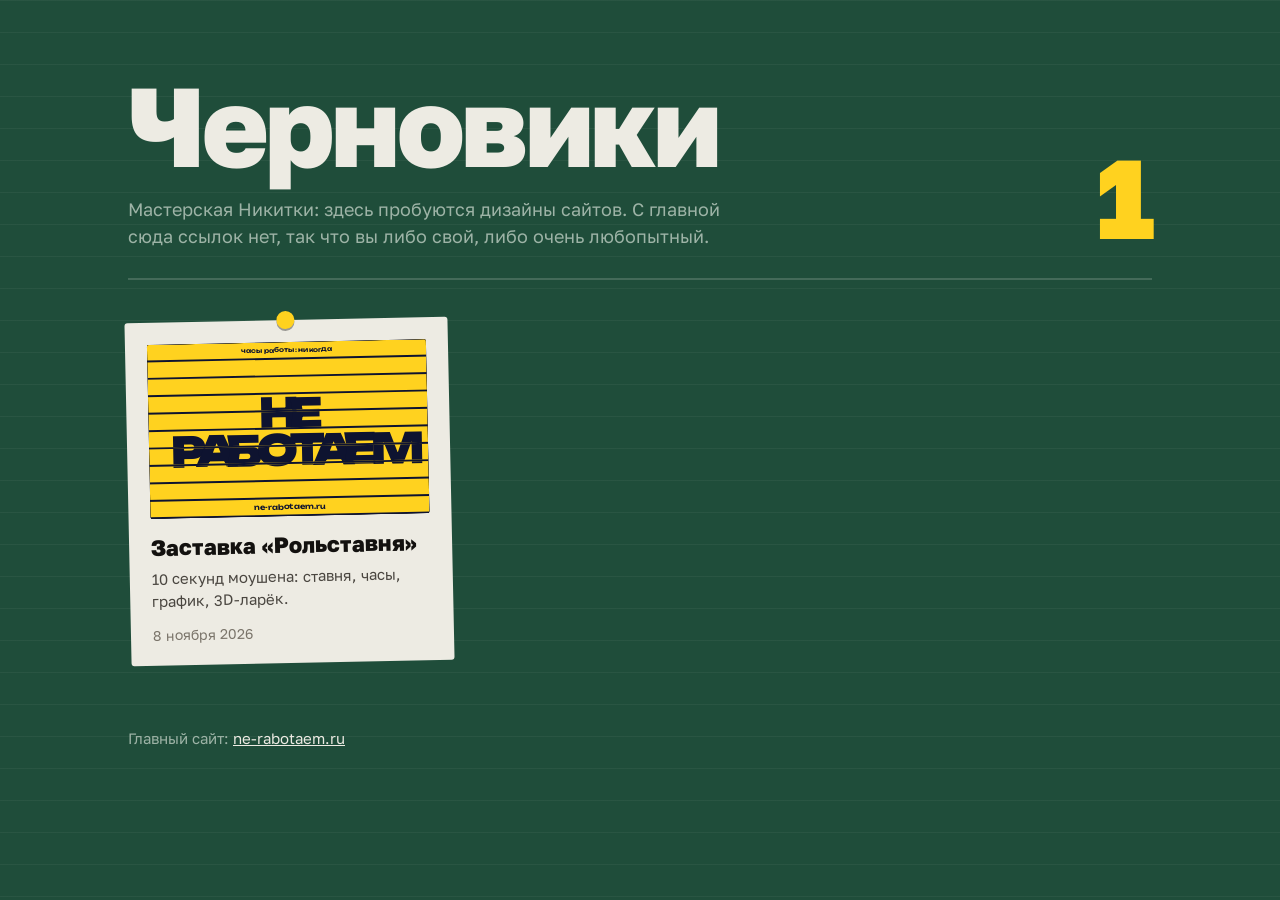
<file: lab/index.html>
<!DOCTYPE html>
<html lang="ru">
<head>
<meta charset="utf-8">
<meta name="viewport" content="width=device-width, initial-scale=1">
<meta name="robots" content="noindex, nofollow">
<title>Черновики</title>
<link rel="preconnect" href="https://fonts.googleapis.com">
<link rel="preconnect" href="https://fonts.gstatic.com" crossorigin>
<link href="https://fonts.googleapis.com/css2?family=Golos+Text:wght@400;600;800&display=swap" rel="stylesheet">
<style>
  :root {
    --ink: #13110F;
    --board: #1F4D3A;      /* зелёная доска мастерской */
    --chalk: #EDEBE3;
    --dim: #9DB3A6;
    --pin: #FFD21F;        /* жёлтый сайта */
  }
  * { box-sizing: border-box; }
  html { background: var(--board); }
  body {
    margin: 0; min-height: 100vh; color: var(--chalk);
    font-family: "Golos Text", system-ui, sans-serif; font-size: 18px; line-height: 1.5;
    background:
      linear-gradient(rgba(237,235,227,.05) 1px, transparent 1px) 0 0 / 100% 32px,
      var(--board);
  }
  main { max-width: 1080px; margin: 0 auto; padding: 72px 28px 96px; }
  header { display: grid; grid-template-columns: 1fr auto; gap: 24px; align-items: end; padding-bottom: 28px; border-bottom: 2px solid rgba(237,235,227,.18); }
  h1 { margin: 0; font-weight: 800; font-size: clamp(48px, 9vw, 112px); line-height: .95; letter-spacing: -.03em; }
  .lead { margin: 18px 0 0; max-width: 34em; color: var(--dim); }
  .count { font-weight: 800; font-size: clamp(48px, 9vw, 112px); line-height: .95; color: var(--pin); letter-spacing: -.03em; }
  .grid { list-style: none; margin: 40px 0 0; padding: 0; display: grid; grid-template-columns: repeat(auto-fill, minmax(300px, 1fr)); gap: 28px; }
  .card { position: relative; }
  .card a {
    display: block; height: 100%; padding: 22px 22px 20px; color: var(--ink); text-decoration: none;
    background: var(--chalk); border-radius: 3px;
    transform: rotate(var(--r, 0deg)); transition: transform .25s cubic-bezier(.2,.7,.2,1);
  }
  .card a::before { content: ""; position: absolute; top: -9px; left: 50%; width: 18px; height: 18px; margin-left: -9px; border-radius: 50%; background: var(--pin); box-shadow: 0 2px 0 rgba(0,0,0,.35); }
  .card a:hover, .card a:focus-visible { transform: rotate(0deg) translateY(-4px); }
  .card a:focus-visible { outline: 3px solid var(--pin); outline-offset: 4px; }
  .thumb { aspect-ratio: 16 / 10; border-radius: 2px; margin-bottom: 16px; overflow: hidden; background: var(--ink); }
  .thumb iframe { width: 1440px; height: 900px; border: 0; transform-origin: 0 0; pointer-events: none; }
  .card h2 { margin: 0; font-size: 22px; font-weight: 800; line-height: 1.2; }
  .card p { margin: 6px 0 0; font-size: 15px; color: #4A4640; }
  .card time { display: block; margin-top: 12px; font-size: 14px; color: #7A746A; }
  .empty { margin-top: 40px; padding: 40px; border: 2px dashed rgba(237,235,227,.3); border-radius: 3px; color: var(--dim); }
  footer { margin-top: 64px; color: var(--dim); font-size: 15px; }
  footer a { color: var(--chalk); }
  @media (prefers-reduced-motion: reduce) { .card a { transition: none; } }
</style>
</head>
<body>
<main>
  <header>
    <div>
      <h1>Черновики</h1>
      <p class="lead">Мастерская Никитки: здесь пробуются дизайны сайтов. С главной сюда ссылок нет, так что вы либо свой, либо очень любопытный.</p>
    </div>
    <div class="count" id="count" aria-label="Число черновиков">0</div>
  </header>

  <ul class="grid" id="grid"></ul>
  <p class="empty" id="empty" hidden>Пока пусто. Первый черновик появится здесь.</p>

  <footer>Главный сайт: <a href="/">ne-rabotaem.ru</a></footer>
</main>

<script>
/*
  Список черновиков. Каждый черновик лежит в своей папке: /lab/<slug>/index.html
  Чтобы добавить новый: создать папку с index.html и дописать строку сюда.
  Поле url — если черновик лежит не в /lab/ (например, заставка).
*/
var DESIGNS = [
  { slug: "intro", url: "/intro.html", title: "Заставка «Рольставня»", note: "10 секунд моушена: ставня, часы, график, 3D-ларёк.", date: "2026-11-08" }
];

var grid = document.getElementById("grid");
var MONTHS = ["января", "февраля", "марта", "апреля", "мая", "июня", "июля", "августа", "сентября", "октября", "ноября", "декабря"];
function fmt(d) { var p = d.split("-"); return +p[2] + " " + MONTHS[+p[1] - 1] + " " + p[0]; }

DESIGNS.slice().sort(function (a, b) { return a.date < b.date ? 1 : -1; }).forEach(function (d, i) {
  var href = d.url || ("./" + d.slug + "/");
  var li = document.createElement("li"); li.className = "card";
  li.innerHTML =
    '<a href="' + href + '" style="--r:' + ((i % 3) - 1) * 1.2 + 'deg">' +
      '<div class="thumb"><iframe loading="lazy" tabindex="-1" aria-hidden="true" src="' + href + (href.indexOf("intro") >= 0 ? "?render&t=9.45" : "") + '"></iframe></div>' +
      '<h2></h2><p></p><time datetime="' + d.date + '">' + fmt(d.date) + '</time></a>';
  li.querySelector("h2").textContent = d.title;
  li.querySelector("p").textContent = d.note || "";
  grid.appendChild(li);
});
document.getElementById("count").textContent = DESIGNS.length;
document.getElementById("empty").hidden = DESIGNS.length > 0;

// Миниатюры: живая страница, уменьшенная под карточку
function sizeThumbs() {
  document.querySelectorAll(".thumb").forEach(function (t) {
    var f = t.querySelector("iframe"); f.style.transform = "scale(" + t.clientWidth / 1440 + ")";
  });
}
addEventListener("resize", sizeThumbs); sizeThumbs();
</script>
</body>
</html>
</file>
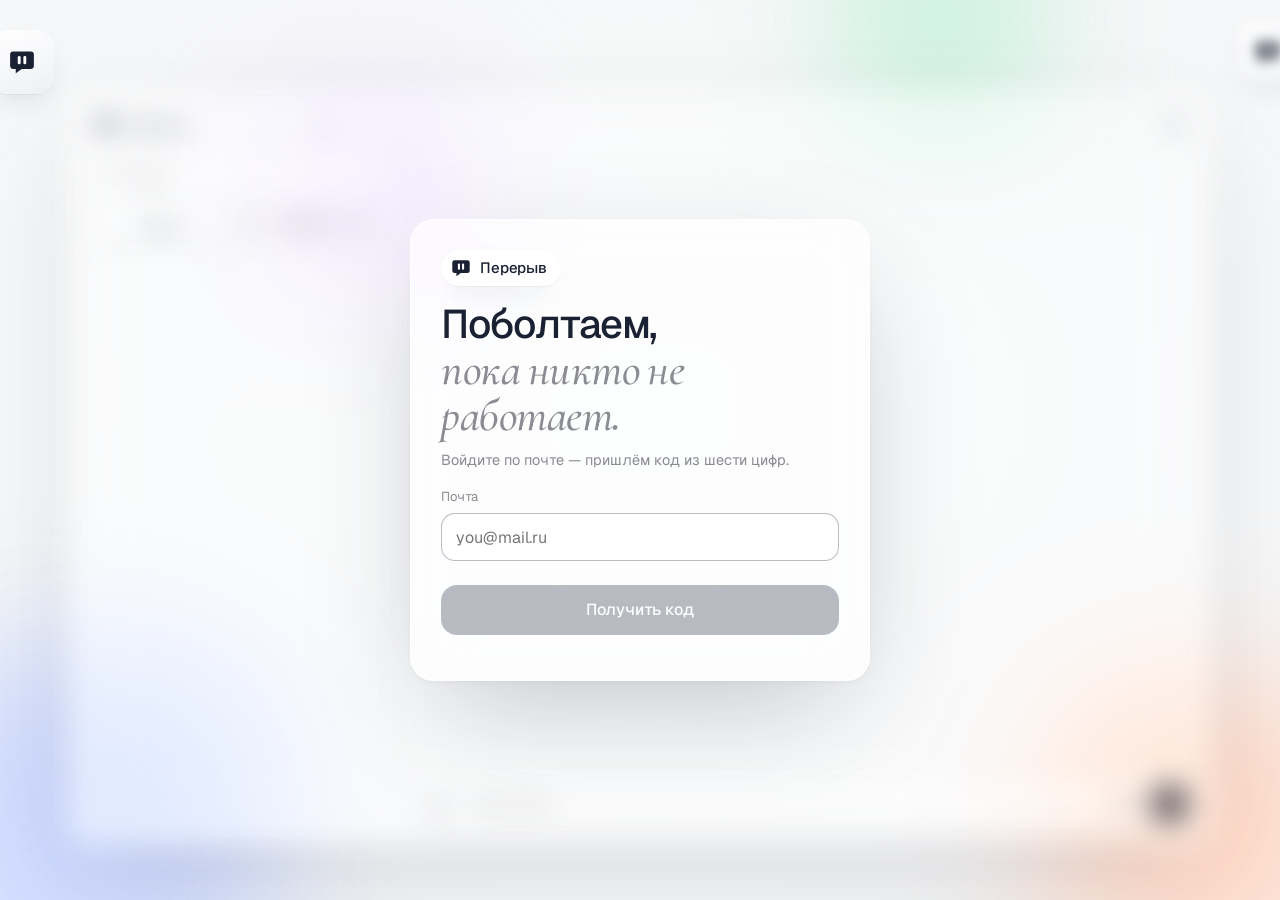
<file: update-site/index.html>
<!DOCTYPE html>
<html lang="ru">
<head>
<meta charset="utf-8">
<meta name="viewport" content="width=device-width, initial-scale=1, viewport-fit=cover">
<meta name="robots" content="noindex, nofollow">
<meta name="theme-color" content="#f5f6f8">
<meta name="mobile-web-app-capable" content="yes">
<meta name="apple-mobile-web-app-capable" content="yes">
<meta name="apple-mobile-web-app-status-bar-style" content="default">
<meta name="apple-mobile-web-app-title" content="Перерыв">
<link rel="manifest" href="/manifest.webmanifest">
<link rel="apple-touch-icon" href="/apple-touch-icon.png">
<link rel="icon" type="image/png" href="/icon-192.png">
<title>Перерыв</title>
<link rel="preconnect" href="https://fonts.googleapis.com">
<link rel="preconnect" href="https://fonts.gstatic.com" crossorigin>
<link href="https://fonts.googleapis.com/css2?family=Geist:wght@400;500;600&family=Instrument+Serif:ital@1&family=Cormorant+Garamond:ital,wght@1,500&display=swap" rel="stylesheet">
<style>
:root {
  --ink: #1a2133;
  --ink-2: #3a4152;
  --grey: #8b8b92;
  --line: rgba(26, 33, 51, .08);
  --glass: rgba(255, 255, 255, .58);
  --glass-strong: rgba(255, 255, 255, .78);
  --edge: rgba(255, 255, 255, .9);
  --r: 24px;
  --lift: 0 1px 1px rgba(26,33,51,.04), 0 12px 32px -14px rgba(26,33,51,.22);
  --wide: 0 2px 4px rgba(26,33,51,.03), 0 40px 120px -30px rgba(26,33,51,.28);
  --serif: "Instrument Serif", "Cormorant Garamond", Georgia, serif;
  --ease: cubic-bezier(.2, .7, .2, 1);
  --sat: env(safe-area-inset-top, 0px);
  --sab: env(safe-area-inset-bottom, 0px);
}
/* Клавиатура открыта: нижний отступ под «полоску» домой не нужен */
html.kb { --sab: 0px; }
* { box-sizing: border-box; -webkit-tap-highlight-color: transparent; }
html, body { margin: 0; height: 100%; }
body {
  font-family: "Geist", "Inter", system-ui, sans-serif; font-weight: 400; font-size: 15px; line-height: 1.45;
  color: var(--ink); overflow: hidden;
  background: radial-gradient(120% 120% at 50% 45%, #f9fbfb 0%, #f6f7f8 45%, #f2f3f6 100%);
}
button, input, textarea { font: inherit; color: inherit; }
[hidden] { display: none !important; }
button { cursor: pointer; border: 0; background: none; padding: 0; }
:focus-visible { outline: 2px solid var(--ink); outline-offset: 2px; border-radius: 10px; }
.serif { font-family: var(--serif); font-style: italic; font-weight: 500; }

/* ===== Пол студии: размытые плитки-логотипы за стеклом ===== */
.bokeh { position: fixed; inset: 0; pointer-events: none; overflow: hidden; }
.bokeh i { position: absolute; border-radius: 28%; animation: drift 26s ease-in-out infinite alternate; }
.bokeh i:nth-child(1) { width: 360px; height: 360px; left: -90px; bottom: -110px; background: #c9d6ff; filter: blur(70px); opacity: .9; }
.bokeh i:nth-child(2) { width: 300px; height: 300px; right: -70px; bottom: -80px; background: #ffd9c7; filter: blur(70px); animation-delay: -9s; }
.bokeh i:nth-child(3) { width: 220px; height: 220px; right: 18%; top: -90px; background: #cff1e1; filter: blur(60px); animation-delay: -4s; }
.bokeh i:nth-child(4) { width: 180px; height: 180px; left: 22%; top: 12%; background: #eadcff; filter: blur(64px); animation-delay: -15s; }
@keyframes drift { to { transform: translate(28px, -22px) rotate(8deg); } }

/* ===== Логотип ===== */
.mark { width: 22px; height: 22px; flex: none; }
.tile { position: fixed; z-index: 1; width: 64px; height: 64px; border-radius: 18px; display: grid; place-items: center;
  background: linear-gradient(160deg, #ffffff, #eef0f5); box-shadow: var(--lift); pointer-events: none; animation: bob 9s ease-in-out infinite alternate; }
.tile .mark { width: 30px; height: 30px; }
.tile.soft { filter: blur(6px); opacity: .7; }
@keyframes bob { to { transform: translateY(-10px) rotate(-4deg); } }

/* ===== Окно ===== */
.glass {
  background: var(--glass);
  -webkit-backdrop-filter: blur(28px) saturate(1.6); backdrop-filter: blur(28px) saturate(1.6);
  border: 1px solid var(--edge); box-shadow: var(--wide);
}
#app {
  position: fixed; z-index: 2; inset: 0; margin: auto; width: min(1180px, calc(100vw - 64px)); height: min(780px, calc(100vh - 64px));
  border-radius: var(--r); display: grid; grid-template-columns: 340px 1fr; overflow: hidden;
  transition: filter .7s var(--ease), transform .9s var(--ease), opacity .6s;
}
body.locked #app { filter: blur(14px); transform: translateY(18px) scale(.97); opacity: .65; pointer-events: none; }
body.dimmed #app { filter: blur(6px); }

/* ===== Сайдбар ===== */
.side { display: flex; flex-direction: column; min-height: 0; border-right: 1px solid var(--line); background: rgba(255,255,255,.28); }
.side-top { display: flex; align-items: center; justify-content: space-between; gap: 8px; padding: 18px 18px 10px; }
.pill { display: inline-flex; align-items: center; gap: 8px; height: 36px; padding: 0 14px 0 9px; border-radius: 999px;
  background: #fff; box-shadow: var(--lift); font-weight: 500; font-size: 15px; letter-spacing: -.01em; }
.icon-btn { width: 36px; height: 36px; border-radius: 12px; display: grid; place-items: center; color: var(--ink-2); transition: background .2s, transform .2s var(--ease); }
.icon-btn:hover { background: rgba(255,255,255,.8); }
.icon-btn:active { transform: scale(.92); }
.icon-btn svg { width: 19px; height: 19px; }
.me-btn { width: 36px; height: 36px; }
.search { margin: 4px 18px 8px; position: relative; }
.search input { width: 100%; height: 40px; border-radius: 14px; border: 1px solid transparent; background: rgba(255,255,255,.62); padding: 0 14px 0 38px; outline: none; transition: background .2s, border-color .2s; }
.search input:focus { background: #fff; border-color: var(--line); }
.search svg { position: absolute; left: 13px; top: 11px; width: 18px; height: 18px; color: var(--grey); }
.tabs { display: flex; gap: 4px; margin: 2px 18px 6px; padding: 4px; border-radius: 14px; background: rgba(26,33,51,.045); position: relative; }
.tabs button { flex: 1; height: 32px; border-radius: 10px; font-weight: 500; font-size: 14px; color: var(--grey); position: relative; z-index: 1; transition: color .25s; }
.tabs button[aria-selected="true"] { color: var(--ink); }
.tabs .thumb { position: absolute; z-index: 0; top: 4px; bottom: 4px; left: 4px; width: calc(50% - 6px); border-radius: 10px; background: #fff; box-shadow: 0 1px 2px rgba(26,33,51,.06), 0 6px 14px -8px rgba(26,33,51,.25); transition: transform .4s var(--ease); }
.tabs[data-tab="people"] .thumb { transform: translateX(calc(100% + 4px)); }
.list { flex: 1; overflow-y: auto; padding: 4px 10px 14px; scrollbar-width: thin; }
.row { width: 100%; display: grid; grid-template-columns: 48px 1fr auto; gap: 12px; align-items: center; padding: 10px; border-radius: 18px; text-align: left; transition: background .2s, transform .35s var(--ease), box-shadow .35s var(--ease); }
.row:hover { background: rgba(255,255,255,.55); }
.row.active { background: #fff; box-shadow: var(--lift); transform: translateY(-1px); }
.row .name { font-weight: 500; white-space: nowrap; overflow: hidden; text-overflow: ellipsis; letter-spacing: -.01em; }
.row .sub { font-size: 13.5px; color: var(--grey); white-space: nowrap; overflow: hidden; text-overflow: ellipsis; }
.row .meta { display: flex; flex-direction: column; align-items: flex-end; gap: 6px; font-size: 12px; color: var(--grey); align-self: start; padding-top: 3px; }
.row.unread .sub { color: var(--ink-2); }
.dot { min-width: 20px; height: 20px; padding: 0 6px; border-radius: 10px; background: var(--ink); color: #fff; font-size: 11.5px; font-weight: 600; display: grid; place-items: center; }
.sect { padding: 12px 12px 6px; font-size: 13px; color: var(--grey); }

/* ===== Аватар-плитка ===== */
.ava { position: relative; width: 48px; height: 48px; border-radius: 16px; display: grid; place-items: center; font-weight: 600; font-size: 18px; color: var(--ink); flex: none;
  box-shadow: inset 0 0 0 1px rgba(255,255,255,.7), 0 6px 14px -8px rgba(26,33,51,.35); }
.ava.sm { width: 32px; height: 32px; border-radius: 11px; font-size: 13px; }
.ava.md { width: 40px; height: 40px; border-radius: 13px; font-size: 15px; }
.ava.on::after { content: ""; position: absolute; right: -2px; bottom: -2px; width: 13px; height: 13px; border-radius: 50%; background: #3ccf7a; border: 2.5px solid #fff; }
.ava.sm.on::after { width: 10px; height: 10px; border-width: 2px; }
.ava .mark { width: 24px; height: 24px; }

/* ===== Разговор ===== */
.conv { position: relative; display: flex; flex-direction: column; min-width: 0; min-height: 0; }
.conv-top { display: flex; align-items: center; gap: 12px; padding: 14px 20px; border-bottom: 1px solid var(--line); min-height: 72px; }
.back { display: none; }
.title-wrap { min-width: 0; flex: 1; }
.c-title { font-weight: 500; font-size: 17px; letter-spacing: -.015em; white-space: nowrap; overflow: hidden; text-overflow: ellipsis; }
.c-sub { font-size: 13px; color: var(--grey); height: 19px; white-space: nowrap; overflow: hidden; text-overflow: ellipsis; }
.c-sub.typing { color: var(--ink-2); }
.typing-dots i { display: inline-block; width: 4px; height: 4px; margin-left: 2px; border-radius: 50%; background: currentColor; animation: tdot 1.1s infinite; }
.typing-dots i:nth-child(2) { animation-delay: .15s; } .typing-dots i:nth-child(3) { animation-delay: .3s; }
@keyframes tdot { 0%, 60%, 100% { opacity: .25; transform: translateY(0); } 30% { opacity: 1; transform: translateY(-3px); } }
.word { display: inline-block; white-space: pre; animation: rise .34s var(--ease) both; }
@keyframes rise { from { opacity: 0; transform: translateY(16px); filter: blur(12px); } to { opacity: 1; transform: none; filter: none; } }

.msgs { flex: 1; overflow-y: auto; padding: 18px 22px 10px; scroll-behavior: auto; scrollbar-width: thin; display: flex; flex-direction: column; }
.msgs-inner { margin-top: auto; display: flex; flex-direction: column; }
.day { align-self: center; margin: 14px 0 10px; padding: 5px 12px; border-radius: 999px; background: rgba(255,255,255,.7); box-shadow: 0 1px 2px rgba(26,33,51,.05); font-size: 12.5px; color: var(--grey); }
.m { display: flex; gap: 8px; align-items: flex-end; max-width: min(620px, 82%); margin-top: 2px; position: relative; transition: filter .4s var(--ease), opacity .4s; }
.m.first { margin-top: 10px; }
.m.mine { align-self: flex-end; flex-direction: row-reverse; }
.m .ava-slot { width: 32px; flex: none; }
.m.mine .ava-slot { display: none; }
.m.enter { animation: rise .34s var(--ease) both; }
.b { position: relative; padding: 9px 13px 7px; border-radius: 20px; background: var(--glass-strong); border: 1px solid var(--edge);
  box-shadow: 0 1px 1px rgba(26,33,51,.03), 0 8px 18px -12px rgba(26,33,51,.28);
  transition: transform .35s var(--ease), box-shadow .35s var(--ease); min-width: 64px; word-wrap: break-word; overflow-wrap: anywhere; }
.m:not(.mine).last .b { border-bottom-left-radius: 7px; }
.m.mine .b { background: var(--ink); color: #f4f5f8; border-color: var(--ink); }
.m.mine.last .b { border-bottom-right-radius: 7px; }
.m:hover .b { transform: translateY(-2px); box-shadow: 0 2px 2px rgba(26,33,51,.04), 0 16px 26px -14px rgba(26,33,51,.4); }
.b .who { font-size: 12.5px; font-weight: 600; margin-bottom: 2px; }
.b .txt { white-space: pre-wrap; }
.b .txt a { color: inherit; text-decoration: underline; text-underline-offset: 2px; }
.b .foot { display: flex; justify-content: flex-end; align-items: center; gap: 4px; margin-top: 1px; font-size: 11px; color: var(--grey); float: right; margin-left: 10px; position: relative; top: 5px; }
.m.mine .b .foot { color: rgba(244,245,248,.55); }
.b.deleted .txt { font-family: var(--serif); font-style: italic; font-size: 17px; color: var(--grey); }
.m.mine .b.deleted .txt { color: rgba(244,245,248,.6); }
.b img.photo { display: block; width: 300px; max-width: 100%; height: auto; max-height: 360px; object-fit: cover; border-radius: 14px; margin: 2px -6px 4px; cursor: zoom-in; }
.quote { display: block; width: 100%; text-align: left; margin: 2px 0 6px; padding: 5px 10px; border-left: 3px solid currentColor; border-radius: 8px; background: rgba(26,33,51,.05); font-size: 13px; }
.m.mine .quote { background: rgba(255,255,255,.1); }
.quote b { display: block; font-weight: 600; font-size: 12.5px; }
.quote span { display: block; white-space: nowrap; overflow: hidden; text-overflow: ellipsis; opacity: .8; }
.reacts { display: flex; flex-wrap: wrap; gap: 4px; margin-top: 4px; }
.m.mine .reacts { justify-content: flex-end; }
.rx { display: inline-flex; align-items: center; gap: 4px; height: 26px; padding: 0 9px; border-radius: 999px; background: rgba(255,255,255,.85); border: 1px solid var(--line); font-size: 13px; transition: transform .25s var(--ease); }
.rx.me { background: var(--ink); color: #fff; border-color: var(--ink); }
.rx:active { transform: scale(.9); }
.rx.pop { animation: pop .38s var(--ease); }
@keyframes pop { 0% { transform: scale(.4); } 70% { transform: scale(1.12); } 100% { transform: scale(1); } }
.hover-bar { position: absolute; top: -14px; display: flex; gap: 2px; padding: 3px; border-radius: 12px; background: #fff; box-shadow: var(--lift); opacity: 0; transform: translateY(6px); pointer-events: none; transition: opacity .2s, transform .25s var(--ease); z-index: 3; }
.m:not(.mine) .hover-bar { right: -60px; } .m.mine .hover-bar { left: -60px; }
.m:hover .hover-bar { opacity: 1; transform: none; pointer-events: auto; }
.hover-bar button { width: 28px; height: 28px; border-radius: 9px; display: grid; place-items: center; color: var(--ink-2); }
.hover-bar button:hover { background: rgba(26,33,51,.06); }
.hover-bar svg { width: 16px; height: 16px; }
.m.flash .b { animation: flash 1.2s var(--ease); }
@keyframes flash { 0%, 30% { transform: translateY(-4px) scale(1.02); box-shadow: 0 0 0 3px rgba(26,33,51,.18), 0 20px 34px -16px rgba(26,33,51,.45); } }
/* Фокус: выбранное сообщение поднимается, остальное уходит в расфокус */
.msgs.focus .m { filter: blur(2.5px); opacity: .55; }
.msgs.focus .m.focused { filter: none; opacity: 1; z-index: 4; }
.msgs.focus .m.focused .b { transform: translateY(-6px) scale(1.02); box-shadow: 0 2px 3px rgba(26,33,51,.05), 0 28px 40px -18px rgba(26,33,51,.45); }

.empty-conv { margin: auto; text-align: center; padding: 40px 24px; color: var(--grey); max-width: 420px; }
.empty-conv .big { font-weight: 500; font-size: 30px; letter-spacing: -.025em; color: var(--ink); line-height: 1.1; }
.empty-conv .big .serif { color: var(--grey); font-size: 36px; display: block; }
.down { position: absolute; right: 22px; bottom: 96px; width: 44px; height: 44px; border-radius: 15px; background: #fff; box-shadow: var(--lift); display: grid; place-items: center; opacity: 0; transform: translateY(14px) scale(.9); pointer-events: none; transition: opacity .25s, transform .35s var(--ease); }
.down.show { opacity: 1; transform: none; pointer-events: auto; }
.down svg { width: 20px; height: 20px; }
.down .dot { position: absolute; top: -7px; right: -7px; }

/* ===== Ввод ===== */
.composer { padding: 10px 16px 16px; }
.reply-bar { align-items: center; gap: 10px; margin: 0 6px 8px; padding: 8px 12px; border-radius: 14px; background: rgba(255,255,255,.7); border-left: 3px solid var(--ink); }
.reply-bar div { flex: 1; min-width: 0; font-size: 13px; }
.reply-bar b { display: block; font-weight: 600; }
.reply-bar span { display: block; color: var(--grey); white-space: nowrap; overflow: hidden; text-overflow: ellipsis; }
.input-row { display: flex; align-items: flex-end; gap: 8px; padding: 6px; border-radius: 20px; background: rgba(255,255,255,.82); border: 1px solid var(--edge); box-shadow: var(--lift); }
.input-row textarea { flex: 1; resize: none; border: 0; outline: none; background: none; padding: 9px 6px; max-height: 160px; min-height: 40px; line-height: 1.45; }
.send { width: 40px; height: 40px; border-radius: 14px; background: var(--ink); color: #fff; display: grid; place-items: center; transition: transform .25s var(--ease), opacity .2s; }
.send:disabled { opacity: .25; cursor: default; }
.send:not(:disabled):active { transform: scale(.9); }
.send svg { width: 18px; height: 18px; }
.composer.off { pointer-events: none; opacity: .4; }

/* ===== Карточки поверх: вход, профиль, группа ===== */
.overlay { position: fixed; inset: 0; z-index: 20; display: grid; place-items: center; padding: 20px; }
.overlay[hidden] { display: none; }
.card { width: min(460px, 100%); border-radius: var(--r); padding: 30px; animation: cardIn .6s var(--ease) both; max-height: calc(100vh - 40px); overflow: auto; }
.card.leaving { animation: cardOut .5s var(--ease) both; }
@keyframes cardIn { from { opacity: 0; transform: translateY(24px) scale(.96); filter: blur(10px); } }
@keyframes cardOut { to { opacity: 0; transform: translateY(-14px) scale(1.04); filter: blur(12px); } }
.card h2 { margin: 18px 0 22px; font-weight: 500; font-size: 40px; line-height: 1.04; letter-spacing: -.035em; }
.card h2 .serif { display: block; color: var(--grey); font-size: 46px; letter-spacing: -.01em; line-height: 1; }
.card h3 { margin: 0 0 18px; font-weight: 500; font-size: 24px; letter-spacing: -.02em; }
.field { display: block; margin-bottom: 16px; }
.field span { display: block; font-size: 13px; color: var(--grey); margin-bottom: 6px; }
.field input { width: 100%; height: 48px; border-radius: 14px; border: 1px solid var(--line); background: rgba(255,255,255,.85); padding: 0 14px; outline: none; font-size: 16px; }
.field input:focus { border-color: rgba(26,33,51,.3); background: #fff; }
.colors { display: flex; gap: 10px; flex-wrap: wrap; }
.colors button { width: 40px; height: 40px; border-radius: 13px; box-shadow: inset 0 0 0 1px rgba(255,255,255,.7); transition: transform .25s var(--ease), box-shadow .25s; }
.colors button[aria-pressed="true"] { transform: translateY(-3px); box-shadow: 0 0 0 2px #fff, 0 0 0 4px var(--ink), 0 10px 16px -8px rgba(26,33,51,.4); }
.primary { width: 100%; height: 50px; margin-top: 8px; border-radius: 16px; background: var(--ink); color: #fff; font-weight: 500; font-size: 16px; transition: transform .25s var(--ease), opacity .2s; }
.primary:disabled { opacity: .3; cursor: default; }
.primary:not(:disabled):active { transform: scale(.98); }
.ghost { width: 100%; height: 44px; margin-top: 8px; border-radius: 14px; color: var(--grey); }
.ghost:hover { background: rgba(26,33,51,.04); color: var(--ink); }
.pick { max-height: 280px; overflow: auto; margin: 0 -8px 8px; }
.pick label { display: flex; align-items: center; gap: 12px; padding: 8px; border-radius: 14px; cursor: pointer; }
.pick label:hover { background: rgba(255,255,255,.7); }
.pick input { margin-left: auto; width: 18px; height: 18px; accent-color: var(--ink); }

/* Меню сообщения */
.menu { position: fixed; z-index: 30; min-width: 220px; padding: 6px; border-radius: 18px; background: rgba(255,255,255,.86); -webkit-backdrop-filter: blur(24px) saturate(1.6); backdrop-filter: blur(24px) saturate(1.6); border: 1px solid var(--edge); box-shadow: var(--wide); animation: cardIn .3s var(--ease) both; }
.menu[hidden] { display: none; }
.menu .emo { display: flex; gap: 2px; padding: 4px 4px 8px; border-bottom: 1px solid var(--line); margin-bottom: 4px; }
.menu .emo button { width: 34px; height: 34px; border-radius: 11px; font-size: 19px; transition: transform .2s var(--ease); }
.menu .emo button:hover { transform: translateY(-3px) scale(1.15); }
.menu .it { display: flex; width: 100%; align-items: center; gap: 10px; height: 38px; padding: 0 10px; border-radius: 11px; text-align: left; }
.menu .it:hover { background: rgba(26,33,51,.06); }
.menu .it svg { width: 17px; height: 17px; color: var(--ink-2); }
.menu .it.danger { color: #d23c3c; } .menu .it.danger svg { color: #d23c3c; }

.viewer { position: fixed; inset: 0; z-index: 40; display: grid; place-items: center; background: rgba(242,243,246,.7); -webkit-backdrop-filter: blur(20px); backdrop-filter: blur(20px); cursor: zoom-out; }
.viewer[hidden] { display: none; }
.viewer { touch-action: none; }
.viewer img { will-change: transform; user-select: none; -webkit-user-select: none; -webkit-touch-callout: none; }
.vclose { position: absolute; top: calc(14px + var(--sat)); right: 14px; width: 44px; height: 44px; border-radius: 50%; background: rgba(255,255,255,.9); box-shadow: var(--lift); display: grid; place-items: center; color: var(--ink); animation: rise .35s var(--ease) .15s both; }
.vclose svg { width: 20px; height: 20px; }
.viewer img { max-width: 92vw; max-height: 90vh; border-radius: 20px; box-shadow: var(--wide); animation: cardIn .45s var(--ease); }
.toast { position: fixed; z-index: 50; left: 50%; bottom: calc(26px + var(--sab)); transform: translateX(-50%); padding: 11px 18px; border-radius: 999px; background: var(--ink); color: #fff; font-size: 14px; box-shadow: var(--wide); animation: rise .34s var(--ease); }
.toast[hidden] { display: none; }

/* ===== Телефон ===== */
/* ===== Жидкая отправка ===== */
.goo-layer { position: fixed; inset: 0; z-index: 15; pointer-events: none; }
.goo-layer .goo { position: absolute; inset: 0; filter: url(#goo); }
.goo-layer .drop, .goo-layer .neck { position: absolute; left: 0; top: 0; will-change: transform, width, height; }
.goo-layer .gtext { position: absolute; left: 0; top: 0; padding: 9px 13px 7px; white-space: pre-wrap; overflow-wrap: anywhere; will-change: transform; }
.m.settle .b { animation: settle .42s var(--ease); }
@keyframes settle { 0% { transform: scale(1.03, .94); } 55% { transform: scale(.985, 1.02); } 100% { transform: none; } }

/* ===== Галочки как в Телеграме ===== */
.chk { width: 17px; height: 13px; flex: none; overflow: visible; }
.chk path { fill: none; stroke: currentColor; stroke-width: 1.7; stroke-linecap: round; stroke-linejoin: round; }
.chk .c2 { stroke-dasharray: 14; stroke-dashoffset: 14; transition: stroke-dashoffset .35s var(--ease) .05s; }
.chk.read .c2 { stroke-dashoffset: 0; }
.chk.draw .c1 { stroke-dasharray: 16; animation: draw .3s var(--ease) both; }
@keyframes draw { from { stroke-dashoffset: 16; } to { stroke-dashoffset: 0; } }
.chk.read { color: #9fd8ff; }
.chk.draw2 .c2 { animation: draw2 .4s var(--ease) both; transition: none; }
@keyframes draw2 { from { stroke-dashoffset: 14; } to { stroke-dashoffset: 0; } }
.dot.still { animation: none; }
.row .chk.read { color: #3a9be0; }
.row .chk { color: var(--grey); width: 16px; height: 12px; margin-right: 3px; vertical-align: -1px; }
.clock { width: 13px; height: 13px; flex: none; }
.clock circle { fill: none; stroke: currentColor; stroke-width: 1.6; }
.clock line { stroke: currentColor; stroke-width: 1.6; stroke-linecap: round; transform-origin: 6.5px 6.5px; }
.clock .h1 { animation: spin 1.2s linear infinite; } .clock .h2 { animation: spin 7s linear infinite; }
@keyframes spin { to { transform: rotate(360deg); } }

/* ===== Переходы ===== */
#app { animation: appIn .9s var(--ease) both; }
@keyframes appIn { from { opacity: 0; transform: translateY(26px) scale(.975); filter: blur(10px); } }
.tile { animation: tileIn 1.1s var(--ease) both, bob 9s ease-in-out 1.1s infinite alternate; }
@keyframes tileIn { from { opacity: 0; transform: translateY(40px) scale(.6) rotate(-12deg); } }
.row.in { animation: rise .45s var(--ease) both; }
.list.from-right { animation: slideR .45s var(--ease) both; }
.list.from-left { animation: slideL .45s var(--ease) both; }
@keyframes slideR { from { opacity: 0; transform: translateX(34px); filter: blur(6px); } }
@keyframes slideL { from { opacity: 0; transform: translateX(-34px); filter: blur(6px); } }
.dot { animation: pop .4s var(--ease) both; }
.c-sub > * , .c-sub { transition: color .3s; }
.c-sub.swap { animation: rise .32s var(--ease) both; }
.reply-wrap { display: grid; grid-template-rows: 0fr; transition: grid-template-rows .38s var(--ease), opacity .3s; opacity: 0; }
.reply-wrap.show { grid-template-rows: 1fr; opacity: 1; }
.reply-wrap > div { min-height: 0; overflow: hidden; }
.reply-bar { display: flex; animation: none; }
.input-row { transition: transform .35s var(--ease), box-shadow .35s var(--ease), background .3s; }
.input-row:focus-within { transform: translateY(-2px); background: #fff; box-shadow: 0 2px 3px rgba(26,33,51,.04), 0 18px 34px -16px rgba(26,33,51,.32); }
.send { transition: transform .4s var(--ease), opacity .25s, background .3s; }
.send:disabled { transform: scale(.84); }
.send svg { transition: transform .4s var(--ease); }
.send:not(:disabled):hover svg { transform: translateY(-2px); }
.menu .it, .menu .emo button { animation: rise .32s var(--ease) both; }
.menu.out { animation: cardOut .22s var(--ease) both; }
.toast.out { animation: cardOut .3s var(--ease) both; }
.b.squash { animation: squash .32s var(--ease) both; }
@keyframes squash { to { transform: scale(.82); opacity: 0; filter: blur(8px); } }
.b .txt.swap { animation: rise .32s var(--ease) both; }
.day { position: sticky; top: 6px; z-index: 2; -webkit-backdrop-filter: blur(12px); backdrop-filter: blur(12px); }
.icon-btn, .row, .rx, .colors button, .ghost, .primary, .pill { transition: background .25s, transform .3s var(--ease), box-shadow .3s var(--ease), color .25s, opacity .25s; }
.pill:hover { transform: translateY(-1px); }
.overlay { transition: background .4s; }
.empty-conv p { animation: rise .5s var(--ease) .6s both; }
.viewer.out { animation: fadeOut .3s var(--ease) both; }
@keyframes fadeOut { to { opacity: 0; } }

/* ===== Аватарки ===== */
.ava { overflow: visible; }
.ava img { width: 100%; height: 100%; object-fit: cover; border-radius: inherit; display: block; }
.ava .emo { font-size: 1.25em; line-height: 1; }
.ava.xl { width: 112px; height: 112px; border-radius: 36px; font-size: 44px; box-shadow: inset 0 0 0 1px rgba(255,255,255,.7), 0 24px 40px -18px rgba(26,33,51,.45); }
.ava.xl.on::after { width: 20px; height: 20px; border-width: 4px; right: 2px; bottom: 2px; }
.m .ava-slot .ava, #cHead { cursor: pointer; }
#cHead { display: flex; align-items: center; gap: 12px; min-width: 0; flex: 1; text-align: left; border-radius: 16px; padding: 4px 8px 4px 4px; margin: -4px 0 -4px -4px; transition: background .25s; }
#cHead:hover { background: rgba(255,255,255,.55); }
.ae-top { display: flex; align-items: center; gap: 18px; margin-bottom: 14px; }
.ae-btns { display: flex; flex-direction: column; gap: 8px; align-items: flex-start; }
.chip { height: 36px; padding: 0 14px; border-radius: 12px; background: rgba(255,255,255,.85); border: 1px solid var(--line); font-weight: 500; font-size: 14px; transition: transform .3s var(--ease), background .25s; }
.chip:hover { background: #fff; transform: translateY(-1px); }
.ae-label { font-size: 13px; color: var(--grey); margin: 6px 0 6px; }
.ae-grid { display: grid; grid-template-columns: repeat(7, 1fr); gap: 6px; margin-bottom: 8px; }
.ae-grid button { aspect-ratio: 1; border-radius: 12px; font-size: 22px; background: rgba(255,255,255,.6); transition: transform .3s var(--ease), background .2s, box-shadow .25s; }
.ae-grid button:hover { transform: translateY(-2px) scale(1.06); background: #fff; }
.ae-grid button[aria-pressed="true"] { background: #fff; box-shadow: 0 0 0 2px var(--ink); }
.ae-grid .ae-letter { font-size: 15px; font-weight: 600; }
textarea.bio { width: 100%; min-height: 76px; resize: vertical; border-radius: 14px; border: 1px solid var(--line); background: rgba(255,255,255,.85); padding: 12px 14px; outline: none; font-size: 15px; }
textarea.bio:focus { border-color: rgba(26,33,51,.3); background: #fff; }
.mail-line { font-size: 13px; color: var(--grey); margin: -4px 0 14px; }
/* Профиль собеседника */
.pv { text-align: center; }
.pv-ava { display: flex; justify-content: center; margin: 6px 0 14px; }
.pv-name { margin: 0 !important; font-size: 28px !important; letter-spacing: -.025em; animation: rise .45s var(--ease) .08s both; }
.pv-status { color: var(--grey); font-size: 14px; margin-top: 2px; animation: rise .45s var(--ease) .14s both; }
.pv-bio { margin: 16px auto 20px; max-width: 32em; font-size: 16px; white-space: pre-wrap; animation: rise .45s var(--ease) .2s both; }
.pv-bio.empty { font-family: var(--serif); font-style: italic; font-size: 20px; color: var(--grey); }
.pv-list { text-align: left; margin: 14px -8px 6px; }

/* ===== Вход по коду ===== */
.auth { position: relative; overflow: hidden; }
.steps { display: grid; }
.step { grid-area: 1 / 1; visibility: hidden; opacity: 0; transform: translateX(40px); filter: blur(8px); transition: opacity .38s var(--ease), transform .45s var(--ease), filter .4s var(--ease), visibility 0s .45s; }
.step.on { visibility: visible; opacity: 1; transform: none; filter: none; transition: opacity .38s var(--ease) .08s, transform .5s var(--ease) .08s, filter .4s var(--ease) .08s, visibility 0s; }
.step.leave { transform: translateX(-40px); }
.hint { color: var(--grey); margin: -10px 0 18px; font-size: 14.5px; }
.err { color: #d23c3c; font-size: 14px; margin: -6px 0 10px; animation: rise .3s var(--ease); }
.otp { display: flex; gap: 8px; margin: 4px 0 16px; }
.otp input { width: 100%; min-width: 0; height: 58px; border-radius: 16px; border: 1px solid var(--line); background: rgba(255,255,255,.88); text-align: center; font-size: 26px; font-weight: 600; outline: none; transition: border-color .2s, box-shadow .25s, transform .25s var(--ease); }
.otp input:focus { border-color: rgba(26,33,51,.4); box-shadow: 0 10px 20px -12px rgba(26,33,51,.4); transform: translateY(-2px); background: #fff; }
.links { display: flex; justify-content: space-between; gap: 8px; margin-top: 10px; }
.link { color: var(--grey); font-size: 14px; padding: 6px 2px; transition: color .2s; }
.link:hover:not(:disabled) { color: var(--ink); }
.link:disabled { opacity: .6; cursor: default; }
.primary.busy { position: relative; color: transparent; }
.primary.busy::after { content: ""; position: absolute; left: 50%; top: 50%; width: 20px; height: 20px; margin: -10px; border-radius: 50%; border: 2.5px solid rgba(255,255,255,.35); border-top-color: #fff; animation: spin .8s linear infinite; }

/* ===== Эмодзи и стикеры ===== */
.composer { position: relative; }
#emoBtn.on { background: #fff; color: var(--ink); }
.picker { position: absolute; z-index: 6; right: 16px; bottom: calc(100% - 4px); width: 380px; height: 400px; border-radius: 22px; display: flex; flex-direction: column; overflow: hidden; transform-origin: 90% 100%; animation: pickIn .38s var(--ease) both; background: rgba(255,255,255,.93); }
.picker.out { animation: pickOut .22s var(--ease) both; }
@keyframes pickIn { from { opacity: 0; transform: translateY(14px) scale(.96); } }
@keyframes pickOut { to { opacity: 0; transform: translateY(10px) scale(.97); } }
.picker.glass { -webkit-backdrop-filter: none; backdrop-filter: none; box-shadow: 0 2px 4px rgba(26,33,51,.04), 0 30px 70px -24px rgba(26,33,51,.32); }
.pk-sec { content-visibility: auto; contain-intrinsic-size: auto 260px; }
.pk-pane[hidden] { display: none; }
.pk-tabs { display: flex; gap: 4px; padding: 8px 8px 4px; }
.pk-tabs button { flex: 1; height: 32px; border-radius: 10px; font-weight: 500; font-size: 14px; color: var(--grey); transition: background .25s, color .25s; }
.pk-tabs button[aria-selected="true"] { background: #fff; color: var(--ink); box-shadow: 0 1px 2px rgba(26,33,51,.06), 0 6px 14px -8px rgba(26,33,51,.25); }
.pk-body { flex: 1; overflow-y: auto; padding: 0 8px 8px; scrollbar-width: thin; }
.pk-body.swap { animation: pkSwap .25s var(--ease) both; }
@keyframes pkSwap { from { opacity: 0; transform: translateY(8px); } }
.pk-h { padding: 8px 6px 6px; font-size: 12.5px; color: var(--grey); }
.pk-grid { display: grid; grid-template-columns: repeat(8, 1fr); gap: 2px; }
.pk-grid button { aspect-ratio: 1; border-radius: 10px; font-size: 24px; line-height: 1; transition: transform .15s var(--ease), background .12s; }
.pk-grid button:hover { background: rgba(26,33,51,.06); transform: scale(1.12); }
.pk-grid.stk { grid-template-columns: repeat(4, 1fr); gap: 6px; }
.pk-grid.stk button { border-radius: 14px; padding: 4px; }
.pk-grid.stk img { width: 100%; height: 100%; object-fit: contain; display: block; }
.pk-grid.stk button:hover { transform: scale(1.08) rotate(-3deg); }
.pk-cats { display: flex; gap: 2px; padding: 6px 8px 8px; border-top: 1px solid var(--line); overflow-x: auto; }
.pk-cats button { width: 36px; height: 36px; flex: none; border-radius: 10px; font-size: 19px; display: grid; place-items: center; transition: background .2s, transform .2s var(--ease); }
.pk-cats button:hover, .pk-cats button.on { background: rgba(26,33,51,.07); }
.pk-cats img { width: 28px; height: 28px; }
/* Стикеры и крупные эмодзи в ленте */
.b.sticker, .b.jumbo { background: none !important; border-color: transparent !important; box-shadow: none !important; padding: 0; }
.m:hover .b.sticker, .m:hover .b.jumbo { transform: translateY(-3px) rotate(-1.5deg); box-shadow: none; }
.b.sticker .stk { width: 168px; height: 168px; display: block; }
.b.jumbo .txt { font-size: 52px; line-height: 1.15; }
.b.sticker .foot, .b.jumbo .foot { float: none; position: absolute; right: 2px; bottom: 2px; top: auto; padding: 2px 8px; border-radius: 999px; background: rgba(26,33,51,.55); color: #fff !important; -webkit-backdrop-filter: blur(8px); backdrop-filter: blur(8px); }
.b.jumbo .foot, .b.sticker .foot { position: static; display: inline-flex; margin: 2px 0 0; }
.b.jumbo, .b.sticker { display: flex; flex-direction: column; align-items: flex-end; }
.m:not(.mine) .b.jumbo, .m:not(.mine) .b.sticker { align-items: flex-start; }
.m.mine .b.sticker .who, .b.sticker .who { display: none; }
.stk-fly { position: fixed; z-index: 16; pointer-events: none; width: 168px; height: 168px; }

/* ===== Обои ===== */
.wall { position: absolute; inset: 0; z-index: 0; overflow: hidden; pointer-events: none; }
.wall-layer { position: absolute; inset: 0; }
.conv > :not(.wall) { position: relative; z-index: 1; }
.conv > .down { position: absolute; }
.conv-top, .c-title, .c-sub, .conv-top .icon-btn, .day, .empty-conv, .empty-conv .big { transition: color .5s var(--ease), background-color .5s var(--ease), border-color .5s var(--ease); }
.conv.walled .conv-top { background: rgba(255,255,255,.62); -webkit-backdrop-filter: blur(20px) saturate(1.4); backdrop-filter: blur(20px) saturate(1.4); }
.conv.dark .day, .conv.dark .m .b .who { }
.conv.dark .day { background: rgba(255,255,255,.16); color: #fff; box-shadow: none; }
.conv.dark.walled .conv-top { background: rgba(20,25,38,.55); border-color: rgba(255,255,255,.08); }
.conv.dark .c-title, .conv.dark .conv-top .icon-btn { color: #fff; }
.conv.dark .c-sub { color: rgba(255,255,255,.6); }
.conv.dark #cHead:hover { background: rgba(255,255,255,.08); }
.conv.dark .empty-conv, .conv.dark .empty-conv .big { color: #fff; }
.conv.dark .empty-conv .big .serif { color: rgba(255,255,255,.7); }
.wgrid { display: grid; grid-template-columns: repeat(3, 1fr); gap: 10px; margin-bottom: 14px; }
.wtile { position: relative; aspect-ratio: 3 / 4; border-radius: 16px; overflow: hidden; box-shadow: inset 0 0 0 1px var(--line); transition: transform .35s var(--ease), box-shadow .3s; }
.wtile:hover { transform: translateY(-3px); }
.wtile.on { box-shadow: 0 0 0 2px #fff, 0 0 0 4px var(--ink), 0 14px 24px -14px rgba(26,33,51,.5); }
.wtile span { position: absolute; left: 8px; bottom: 8px; padding: 3px 9px; border-radius: 999px; background: rgba(255,255,255,.85); font-size: 12.5px; font-weight: 500; }
.wtile.up { display: grid; place-items: center; background: repeating-linear-gradient(135deg, rgba(26,33,51,.04) 0 8px, transparent 8px 16px); }
.wtile.up span { position: static; }
.check { display: flex; align-items: center; gap: 10px; font-size: 14.5px; margin-bottom: 4px; cursor: pointer; }
.check input { width: 18px; height: 18px; accent-color: var(--ink); }

/* ===== Установка на экран и уведомления ===== */
.a2hs { display: flex; align-items: center; gap: 12px; margin: 2px 14px 8px; padding: 10px 10px 10px 12px; border-radius: 18px; background: rgba(255,255,255,.8); border: 1px solid var(--edge); box-shadow: var(--lift); animation: riseLite .4s var(--ease) both; }
.a2hs img { width: 40px; height: 40px; border-radius: 11px; flex: none; }
.a2hs .t { min-width: 0; flex: 1; font-size: 13.5px; line-height: 1.3; }
.a2hs .t b { display: block; font-weight: 600; font-size: 14px; }
.a2hs .t span { color: var(--grey); }
.a2hs .go { flex: none; height: 34px; padding: 0 14px; border-radius: 999px; background: var(--ink); color: #fff; font-weight: 500; font-size: 13.5px; }
.a2hs .x { flex: none; width: 28px; height: 28px; border-radius: 50%; color: var(--grey); display: grid; place-items: center; }
.a2hs .x svg { width: 14px; height: 14px; }
.a2steps { margin: 0 0 14px; padding-left: 20px; line-height: 1.5; }
.a2steps li { margin-bottom: 8px; }
.a2steps svg { width: 18px; height: 18px; vertical-align: -4px; }
.nb { position: fixed; z-index: 70; left: 50%; top: calc(10px + var(--sat) + var(--vvt, 0px)); transform: translateX(-50%); width: min(420px, calc(100vw - 20px)); display: flex; align-items: center; gap: 12px; padding: 10px 14px 10px 10px; border-radius: 20px; background: rgba(255,255,255,.96); border: 1px solid var(--edge); box-shadow: 0 2px 4px rgba(26,33,51,.05), 0 24px 60px -18px rgba(26,33,51,.4); text-align: left; animation: nbIn .42s var(--ease) both; }
.nb.out { animation: nbOut .26s ease-in both; }
.nb .nt { min-width: 0; flex: 1; } .nb .nt b { display: block; font-weight: 600; font-size: 14px; white-space: nowrap; overflow: hidden; text-overflow: ellipsis; } .nb .nt span { display: block; font-size: 13.5px; color: var(--ink-2); white-space: nowrap; overflow: hidden; text-overflow: ellipsis; }
@keyframes nbIn { from { opacity: 0; transform: translate(-50%, -30px) scale(.94); } }
@keyframes nbOut { to { opacity: 0; transform: translate(-50%, -24px) scale(.96); } }
.it .sw { margin-left: auto; width: 44px; height: 26px; border-radius: 999px; background: rgba(26,33,51,.16); position: relative; flex: none; transition: background .25s; }
.it .sw::after { content: ""; position: absolute; left: 3px; top: 3px; width: 20px; height: 20px; border-radius: 50%; background: #fff; box-shadow: 0 1px 3px rgba(0,0,0,.25); transition: transform .3s var(--ease); }
.it.on .sw { background: #3ccf7a; } .it.on .sw::after { transform: translateX(18px); }

/* ===== Эффекты отправки ===== */
.fxmenu { position: absolute; z-index: 7; right: 16px; bottom: calc(100% - 4px); width: 250px; padding: 8px; border-radius: 20px; background: rgba(255,255,255,.95); box-shadow: 0 2px 4px rgba(26,33,51,.04), 0 30px 70px -24px rgba(26,33,51,.35); transform-origin: 90% 100%; animation: pickIn .32s var(--ease) both; }
.fxmenu.glass { -webkit-backdrop-filter: none; backdrop-filter: none; }
.fxmenu.out { animation: pickOut .2s var(--ease) both; }
.fx-h { font-size: 12.5px; color: var(--grey); padding: 4px 8px 6px; }
.fxmenu button { display: flex; align-items: center; gap: 10px; width: 100%; height: 42px; padding: 0 10px; border-radius: 12px; text-align: left; font-weight: 500; animation: rise .3s var(--ease) both; transition: background .15s; }
.fxmenu button:hover { background: rgba(26,33,51,.06); }
.fxmenu button span { font-size: 21px; width: 26px; text-align: center; transition: transform .25s var(--ease); }
.fxmenu button:hover span { transform: scale(1.25) rotate(-8deg); }
.send.holding { transform: scale(.88); }
.fx-canvas { position: fixed; inset: 0; width: 100vw; height: 100vh; z-index: 18; pointer-events: none; }
.fx-spot { position: fixed; inset: 0; z-index: 17; pointer-events: none; }
.fxi { display: inline-grid; place-items: center; width: 18px; height: 18px; margin-right: 2px; font-size: 12px; line-height: 1; border-radius: 6px; transition: transform .25s var(--ease); cursor: pointer; }
.fxi:hover { transform: scale(1.3) rotate(-10deg); }
.b .txt.spoiler { color: transparent !important; cursor: pointer; border-radius: 6px; background-image: radial-gradient(circle, rgba(26,33,51,.75) .9px, transparent 1.4px), radial-gradient(circle, rgba(26,33,51,.45) .7px, transparent 1.2px); background-size: 7px 7px, 11px 9px; animation: shimmer 1.4s linear infinite; }
.m.mine .b .txt.spoiler { background-image: radial-gradient(circle, rgba(255,255,255,.9) .9px, transparent 1.4px), radial-gradient(circle, rgba(255,255,255,.55) .7px, transparent 1.2px); }
.b .txt.spoiler a { color: transparent; text-decoration: none; }
@keyframes shimmer { to { background-position: 7px -7px, -11px 9px; } }
.b .txt.reveal { animation: reveal .6s var(--ease) both; }
@keyframes reveal { from { filter: blur(8px); opacity: .2; letter-spacing: .12em; } }

@media (max-width: 760px) {
  .picker { left: 8px; right: 8px; width: auto; height: 340px; }
  .b.sticker .stk { width: 140px; height: 140px; }
  .ae-grid { grid-template-columns: repeat(6, 1fr); }
}
@media (max-width: 760px) {
  #app { width: 100vw; height: 100dvh; border-radius: 0; border: 0; grid-template-columns: 100% 100%; transition: filter .7s var(--ease), opacity .6s; }
  .side, .conv { grid-row: 1; grid-column: 1; transition: transform .5s var(--ease), filter .5s var(--ease); }
  .side { padding-top: var(--sat); }
  .conv { transform: translateX(100%); background: rgba(248,249,251,.9); -webkit-backdrop-filter: blur(24px); backdrop-filter: blur(24px); box-shadow: -20px 0 50px -30px rgba(26,33,51,.35); }
  #app.in-chat .conv { transform: none; }
  #app.in-chat .side { transform: translateX(-28%); filter: blur(4px); }
  .back { display: grid; }
  .conv-top { padding: calc(10px + var(--sat)) 12px 10px; }
  .msgs { padding: 14px 12px 8px; }
  .m { max-width: 88%; }
  .hover-bar { display: none; }
  .composer { padding: 8px 10px calc(10px + var(--sab)); }
  .tile { display: none; }
  .card { padding: 24px; }
  .card h2 { font-size: 34px; } .card h2 .serif { font-size: 40px; }
  .down { bottom: calc(86px + var(--sab)); right: 14px; }
}
@media (prefers-reduced-motion: reduce) {
  *, *::before, *::after { animation-duration: .01ms !important; transition-duration: .01ms !important; }
}

/* ===== Телефоны ===== */
html { -webkit-text-size-adjust: 100%; }
body { overscroll-behavior: none; }
.msgs, .list, .pk-body, .pick { overscroll-behavior: contain; -webkit-overflow-scrolling: touch; }
button, .row, .rx, .chip, .wtile { touch-action: manipulation; }
.m.swiping { transition: none !important; }
.m .swipe-ico { position: absolute; top: 50%; width: 30px; height: 30px; margin-top: -15px; border-radius: 50%; background: rgba(255,255,255,.9); box-shadow: var(--lift); display: grid; place-items: center; opacity: 0; transform: scale(.4); pointer-events: none; }
.m .swipe-ico svg { width: 16px; height: 16px; color: var(--ink); }
.m:not(.mine) .swipe-ico { right: -40px; } .m.mine .swipe-ico { right: -40px; }
@media (max-width: 760px) {
  /* Страница не прокручивается сама. Окно приложения всегда равно видимой части экрана
     и следует за ней, когда iPhone сдвигает вид при открытой клавиатуре */
  html, body { position: fixed; inset: 0; width: 100%; overflow: hidden; }
  #app { inset: auto; left: 0; right: 0; margin: 0; top: var(--vvt, 0px); bottom: auto; height: var(--app-h, 100dvh); }
  /* Поля от 16px — iPhone не приближает страницу при вводе */
  .input-row textarea, .search input, .field input, textarea.bio, .otp input { font-size: 16px; }
  /* Лёгкая графика: без тяжёлого размытия и бесконечных анимаций фона */
  .bokeh i { animation: none; filter: blur(40px); }
  #app.glass { -webkit-backdrop-filter: none; backdrop-filter: none; background: #f6f7f9; }
  .conv { -webkit-backdrop-filter: none; backdrop-filter: none; background: #f7f8fa; }
  .conv.walled .conv-top { -webkit-backdrop-filter: none; backdrop-filter: none; background: rgba(255,255,255,.92); }
  .conv.dark.walled .conv-top { background: rgba(20,25,38,.94); }
  .day { -webkit-backdrop-filter: none; backdrop-filter: none; }
  #app.in-chat .side { filter: none; opacity: .5; }
  .side-top { padding: calc(14px + var(--sat)) 14px 8px; }
  .search { margin: 4px 14px 8px; } .tabs { margin: 2px 14px 6px; }
  .list { padding: 4px 6px calc(14px + var(--sab)); }
  .row { padding: 9px 8px; border-radius: 16px; }
  .icon-btn { width: 40px; height: 40px; }
  .send { width: 42px; height: 42px; }
  .input-row { border-radius: 22px; }
  .m { max-width: 86%; }
  .b { padding: 8px 12px 6px; }
  .reply-bar { margin: 0 2px 8px; }
  /* Карточки — шторками снизу */
  .overlay:not(#onboard) { align-items: end; padding: 0; }
  .overlay:not(#onboard) .card { width: 100%; max-height: 92dvh; border-radius: 26px 26px 0 0; padding: 14px 20px calc(18px + var(--sab)); animation: sheetIn .45s var(--ease) both; }
  .overlay:not(#onboard) .card.leaving { animation: sheetOut .32s var(--ease) both; }
  .overlay:not(#onboard) .card::before { content: ""; display: block; width: 40px; height: 5px; border-radius: 3px; background: rgba(26,33,51,.18); margin: 0 auto 14px; }
  #onboard { padding: 14px; align-items: center; }
  #onboard .card { padding: 22px 20px; }
  .otp { gap: 6px; } .otp input { height: 54px; font-size: 24px; border-radius: 14px; }
  .wgrid { grid-template-columns: repeat(4, 1fr); gap: 8px; }
  .wtile span { font-size: 11px; left: 5px; bottom: 5px; padding: 2px 7px; }
  /* Меню сообщения — шторкой снизу */
  .menu { left: 8px !important; right: 8px; top: auto !important; bottom: calc(8px + var(--sab)); min-width: 0; border-radius: 22px; padding: 8px; animation: sheetIn .38s var(--ease) both; }
  .menu.out { animation: sheetOut .25s var(--ease) both; }
  .menu .emo { justify-content: space-between; }
  .menu .emo button { width: 44px; height: 44px; font-size: 24px; }
  .menu .it { height: 48px; font-size: 16px; }
  .fxmenu { left: 8px; right: 8px; width: auto; }
  .fxmenu button { height: 48px; font-size: 16px; }
  .pk-grid button { font-size: 26px; }
  .picker { bottom: calc(100% + 2px); background: #fff; }
  .pk-body { background: #fff; }
}
@keyframes sheetIn { from { transform: translateY(105%); } }
@keyframes sheetOut { to { transform: translateY(105%); } }
@media (max-width: 380px) {
  .m { max-width: 90%; }
  .ava.sm { width: 28px; height: 28px; } .m .ava-slot { width: 28px; }
  .card h2 { font-size: 30px; } .card h2 .serif { font-size: 34px; }
  .msgs { padding: 12px 8px 6px; }
}

/* ===== Как в приложении: без выделения текста ===== */
body { -webkit-user-select: none; user-select: none; -webkit-touch-callout: none; touch-action: manipulation; }
input, textarea, [contenteditable="true"] { -webkit-user-select: text; user-select: text; -webkit-touch-callout: default; }
img, video, svg { -webkit-user-drag: none; user-drag: none; }

/* ===== Фото с размытым превью ===== */
.photo-wrap { position: relative; display: block; width: min(300px, 100%); border-radius: 14px; overflow: hidden; margin: 2px -6px 4px; background: rgba(26,33,51,.08); cursor: zoom-in; }
.photo-wrap img { display: block; width: 100%; height: 100%; object-fit: cover; transition: filter .45s var(--ease), transform .6s var(--ease); }
.photo-wrap.loading img { filter: blur(14px); transform: scale(1.08); }
.photo-wrap .spin-ring { position: absolute; left: 50%; top: 50%; width: 34px; height: 34px; margin: -17px; border-radius: 50%; border: 3px solid rgba(255,255,255,.4); border-top-color: #fff; animation: spin .8s linear infinite; }
.photo-wrap:not(.loading) .spin-ring { display: none; }

/* ===== Голосовые ===== */
.voice { display: flex; align-items: center; gap: 10px; min-width: 220px; padding: 2px 0 2px; }
.vplay { width: 42px; height: 42px; flex: none; border-radius: 50%; background: var(--ink); color: #fff; display: grid; place-items: center; transition: transform .25s var(--ease), background .3s; }
.m.mine .vplay { background: #f4f5f8; color: var(--ink); }
.vplay:active { transform: scale(.9); }
.vplay svg { width: 18px; height: 18px; }
.vplay .ic-pause { display: none; }
.voice.playing .vplay .ic-play { display: none; } .voice.playing .vplay .ic-pause { display: block; }
.voice.loading .vplay svg { opacity: 0; } .voice.loading .vplay { background-image: radial-gradient(circle, transparent 55%, transparent 56%); }
.voice.loading .vplay::after { content: ""; width: 18px; height: 18px; border-radius: 50%; border: 2.5px solid currentColor; border-top-color: transparent; animation: spin .8s linear infinite; position: absolute; }
.vbody { flex: 1; min-width: 0; }
.vwave { display: flex; align-items: center; gap: 2px; height: 28px; cursor: pointer; }
.vwave i { flex: 1; min-width: 2px; max-width: 3px; border-radius: 2px; background: rgba(26,33,51,.22); transition: background .15s; }
.m.mine .vwave i { background: rgba(244,245,248,.35); }
.vwave i.on { background: var(--ink); }
.m.mine .vwave i.on { background: #fff; }
.vmeta { display: flex; align-items: center; gap: 8px; font-size: 12px; color: var(--grey); margin-top: 2px; }
.m.mine .vmeta { color: rgba(244,245,248,.6); }
.vspeed { font-size: 11px; font-weight: 600; padding: 1px 6px; border-radius: 6px; background: rgba(26,33,51,.08); color: inherit; transition: transform .2s var(--ease); }
.m.mine .vspeed { background: rgba(255,255,255,.14); }
.vspeed:active { transform: scale(.9); }

/* ===== Видео-кружки ===== */
.b.vnote-b { background: none !important; border-color: transparent !important; box-shadow: none !important; padding: 0; }
.m:hover .b.vnote-b { transform: none; }
.vnote { position: relative; width: 220px; height: 220px; border-radius: 50%; overflow: hidden; background: #d9dce3; cursor: pointer; transition: width .45s var(--ease), height .45s var(--ease), box-shadow .35s; box-shadow: 0 10px 26px -14px rgba(26,33,51,.45); -webkit-mask-image: -webkit-radial-gradient(white, black); }
.vnote.big { width: 300px; height: 300px; }
.vnote video, .vnote img.vposter { position: absolute; inset: 0; width: 100%; height: 100%; object-fit: cover; }
.vnote img.vposter { filter: blur(6px); transform: scale(1.1); transition: opacity .4s; }
.vnote.ready img.vposter { opacity: 0; }
.vnote svg.ring { position: absolute; inset: 0; width: 100%; height: 100%; transform: rotate(-90deg); pointer-events: none; }
.vnote svg.ring circle { fill: none; stroke: #fff; stroke-width: 3.5; stroke-linecap: round; opacity: 0; transition: opacity .3s; }
.vnote.big svg.ring circle { opacity: .95; }
.vn-time { position: absolute; left: 50%; bottom: 10px; transform: translateX(-50%); padding: 2px 9px; border-radius: 999px; background: rgba(26,33,51,.55); color: #fff; font-size: 12px; }
.vn-mute { position: absolute; right: 18%; bottom: 10px; width: 22px; height: 22px; border-radius: 50%; background: rgba(26,33,51,.55); display: grid; place-items: center; transition: opacity .3s, transform .3s var(--ease); }
.vn-mute svg { width: 12px; height: 12px; color: #fff; }
.vnote.big .vn-mute { opacity: 0; transform: scale(.5); }
.b.vnote-b .foot { position: static; display: inline-flex; float: none; margin-top: 4px; padding: 2px 8px; border-radius: 999px; background: rgba(26,33,51,.55); color: #fff !important; }
.b.vnote-b { display: flex; flex-direction: column; align-items: flex-end; }
.m:not(.mine) .b.vnote-b { align-items: flex-start; }

/* ===== Запись ===== */
.rec-btn { width: 40px; height: 40px; border-radius: 14px; background: var(--ink); color: #fff; display: grid; place-items: center; position: relative; touch-action: none; transition: transform .35s var(--ease), border-radius .35s var(--ease), background .3s; }
.rec-btn svg { width: 19px; height: 19px; position: absolute; transition: transform .35s var(--ease), opacity .25s; }
.rec-btn .ic-cam { opacity: 0; transform: scale(.4) rotate(-40deg); }
.rec-btn.cam .ic-cam { opacity: 1; transform: none; } .rec-btn.cam .ic-mic { opacity: 0; transform: scale(.4) rotate(40deg); }
.rec-btn.hot { transform: scale(1.75); border-radius: 50%; background: #e5484d; z-index: 3; }
.rec-btn .pulse { position: absolute; inset: -4px; border-radius: 50%; background: rgba(229,72,77,.25); transform: scale(var(--lvl, 1)); opacity: 0; transition: transform .08s linear, opacity .2s; pointer-events: none; }
.rec-btn.hot .pulse { opacity: 1; }
.input-row .send[hidden], .input-row .rec-btn[hidden] { display: none !important; }
.sendswap { animation: swapIn .3s var(--ease) both; }
@keyframes swapIn { from { transform: scale(.4) rotate(-30deg); opacity: 0; } }
.recbar { position: absolute; inset: 0; display: none; align-items: center; gap: 12px; padding: 0 64px 0 14px; border-radius: 20px; background: #fff; z-index: 2; }
.composer.recording .recbar { display: flex; animation: rise .25s var(--ease) both; }
.recdot { width: 10px; height: 10px; border-radius: 50%; background: #e5484d; animation: blinkdot 1s ease-in-out infinite; flex: none; }
@keyframes blinkdot { 50% { opacity: .25; } }
.rectime { font-variant-numeric: tabular-nums; font-weight: 500; min-width: 42px; }
.reclive { flex: 1; height: 26px; display: flex; align-items: center; gap: 2px; overflow: hidden; justify-content: flex-end; }
.reclive i { width: 3px; flex: none; border-radius: 2px; background: #e5484d; opacity: .75; }
.rechint { color: var(--grey); font-size: 13.5px; white-space: nowrap; transition: transform .1s linear, opacity .2s; }
.rechint b { font-weight: 500; }
.reccancel { color: #d23c3c; font-weight: 500; font-size: 14.5px; padding: 6px 8px; display: none; }
.composer.locked .reccancel { display: inline-block; } .composer.locked .rechint { display: none; }
.reclock { position: absolute; right: 22px; bottom: 74px; width: 40px; height: 64px; border-radius: 20px; background: #fff; box-shadow: var(--lift); display: none; flex-direction: column; align-items: center; justify-content: space-around; padding: 6px 0; z-index: 3; animation: rise .3s var(--ease) both; }
.reclock svg { width: 18px; height: 18px; color: var(--grey); }
.composer.recording:not(.locked) .reclock { display: flex; }
.reclock .arrow { animation: bobup 1.2s ease-in-out infinite; }
@keyframes bobup { 50% { transform: translateY(-4px); } }
.composer.locked .rec-btn { transform: none; border-radius: 14px; background: var(--ink); }
.composer.locked .rec-btn .pulse { opacity: 0; }
/* Камера для кружка */
.camstage { position: fixed; inset: 0; z-index: 16; display: grid; place-items: center; background: rgba(15,18,28,.55); -webkit-backdrop-filter: blur(14px); backdrop-filter: blur(14px); animation: fadeIn .25s ease both; pointer-events: none; }
.camstage.out { animation: fadeOut .25s ease both; }
@keyframes fadeIn { from { opacity: 0; } }
.camcircle { position: relative; width: min(78vw, 340px); aspect-ratio: 1; border-radius: 50%; overflow: hidden; background: #000; box-shadow: 0 30px 80px -20px rgba(0,0,0,.6); animation: camIn .45s var(--ease) both; -webkit-mask-image: -webkit-radial-gradient(white, black); }
@keyframes camIn { from { transform: scale(.4); opacity: 0; } }
.camcircle video { width: 100%; height: 100%; object-fit: cover; transform: scaleX(-1); }
.camring { position: absolute; width: calc(min(78vw, 340px) + 18px); aspect-ratio: 1; transform: rotate(-90deg); }
.camring circle { fill: none; stroke: #e5484d; stroke-width: 4; stroke-linecap: round; }
.camtime { position: absolute; top: calc(50% + min(39vw, 170px) + 22px); color: #fff; font-weight: 500; font-variant-numeric: tabular-nums; }

/* ===== Истории ===== */
.stories { display: flex; gap: 12px; overflow-x: auto; padding: 4px 12px 10px; margin: 0 -4px 4px; scrollbar-width: none; scroll-snap-type: x proximity; }
.stories::-webkit-scrollbar { display: none; }
.st { flex: none; width: 66px; display: flex; flex-direction: column; align-items: center; gap: 5px; scroll-snap-align: start; animation: rise .4s var(--ease) both; }
.st-ring { display: block; position: relative; width: 62px; height: 62px; border-radius: 50%; padding: 5px; background: conic-gradient(from 210deg, #FFD21F, #ff6b8a, #b48cff, #7c9cff, #3ccf7a, #FFD21F); transition: transform .3s var(--ease); }
.st-ring.seen { background: rgba(26,33,51,.16); }
.st-ring.none { background: transparent; }
.st:active .st-ring { transform: scale(.92); }
.st-ring .ava { width: 100%; height: 100%; border-radius: 50%; box-shadow: 0 0 0 2.5px #f6f7f9; font-size: 22px; }
.st-ring .ava img { border-radius: 50%; }
.st-ring .ava.on::after { display: none; }
.st-plus { position: absolute; right: -1px; bottom: -1px; width: 22px; height: 22px; border-radius: 50%; background: var(--ink); color: #fff; display: grid; place-items: center; border: 2.5px solid #f6f7f9; }
.st-plus svg { width: 12px; height: 12px; }
.st-name { font-size: 12px; max-width: 66px; white-space: nowrap; overflow: hidden; text-overflow: ellipsis; color: var(--ink-2); }
.story { position: fixed; inset: 0; z-index: 35; background: #0d0f16; display: flex; align-items: center; justify-content: center; touch-action: none; }
.story[hidden] { display: none; }
.story-frame { position: relative; width: min(100vw, calc(var(--app-h, 100dvh) * 9 / 16)); height: var(--app-h, 100dvh); max-height: 100dvh; overflow: hidden; background: #000; border-radius: 0; }
@media (min-width: 761px) { .story-frame { height: min(92vh, 860px); width: calc(min(92vh, 860px) * 9 / 16); border-radius: 22px; } }
.story-media { position: absolute; inset: 0; display: grid; place-items: center; }
.story-media img { width: 100%; height: 100%; object-fit: cover; }
.story-text { position: absolute; inset: 0; display: grid; place-items: center; padding: 40px 28px; text-align: center; font-weight: 600; font-size: clamp(26px, 7vw, 38px); line-height: 1.2; color: #fff; letter-spacing: -.02em; white-space: pre-wrap; word-break: break-word; }
.story-cap { position: absolute; left: 0; right: 0; bottom: 92px; padding: 12px 18px; text-align: center; color: #fff; font-size: 16px; text-shadow: 0 1px 8px rgba(0,0,0,.5); }
.story-top { position: absolute; left: 0; right: 0; top: 0; padding: calc(10px + var(--sat)) 12px 30px; background: linear-gradient(rgba(0,0,0,.45), transparent); z-index: 2; }
.story-bars { display: flex; gap: 4px; }
.story-bars i { flex: 1; height: 3px; border-radius: 2px; background: rgba(255,255,255,.35); overflow: hidden; }
.story-bars i b { display: block; height: 100%; width: 0; background: #fff; }
.story-head { display: flex; align-items: center; gap: 10px; margin-top: 10px; color: #fff; }
.story-head .ava { width: 36px; height: 36px; border-radius: 50%; font-size: 15px; box-shadow: none; }
.story-head .ava img { border-radius: 50%; }
.story-head .nm { font-weight: 600; font-size: 15px; } .story-head .ago { font-size: 13px; opacity: .7; margin-left: 4px; font-weight: 400; }
.story-head .sp { flex: 1; }
.story-head button { width: 38px; height: 38px; border-radius: 50%; display: grid; place-items: center; color: #fff; }
.story-head button:hover { background: rgba(255,255,255,.12); }
.story-head svg { width: 20px; height: 20px; }
.story-bottom { position: absolute; left: 0; right: 0; bottom: 0; padding: 30px 12px calc(14px + var(--sab)); background: linear-gradient(transparent, rgba(0,0,0,.5)); display: flex; gap: 8px; align-items: center; z-index: 2; }
.story-bottom input { flex: 1; height: 46px; border-radius: 23px; border: 1.5px solid rgba(255,255,255,.55); background: rgba(255,255,255,.08); color: #fff; padding: 0 18px; outline: none; font-size: 16px; }
.story-bottom input::placeholder { color: rgba(255,255,255,.7); }
.story-bottom .qr { width: 42px; height: 42px; font-size: 24px; border-radius: 50%; transition: transform .25s var(--ease); }
.story-bottom .qr:active { transform: scale(1.3); }
.story-bottom .views { display: flex; align-items: center; gap: 8px; color: #fff; font-weight: 500; padding: 10px 14px; border-radius: 999px; background: rgba(255,255,255,.14); }
.story-bottom .views svg { width: 18px; height: 18px; }
.story-bottom .sp { flex: 1; }
.story-bottom .del { width: 44px; height: 44px; border-radius: 50%; display: grid; place-items: center; color: #fff; background: rgba(255,255,255,.14); }
.story-bottom .del svg { width: 18px; height: 18px; }
.story-viewers { position: absolute; left: 0; right: 0; bottom: 0; max-height: 60%; background: #fff; border-radius: 22px 22px 0 0; z-index: 4; padding: 14px 12px calc(14px + var(--sab)); overflow: auto; animation: sheetIn .35s var(--ease) both; }
.story-viewers h4 { margin: 4px 8px 10px; font-weight: 500; }
.story-fly { position: fixed; z-index: 36; border-radius: 50%; overflow: hidden; pointer-events: none; }
/* Создание истории */
.stc { position: fixed; inset: 0; z-index: 34; background: #0d0f16; display: flex; align-items: center; justify-content: center; animation: fadeIn .3s ease both; }
.stc[hidden] { display: none; }
.stc .story-frame { display: flex; flex-direction: column; }
.stc-text { position: absolute; inset: 0; display: grid; place-items: center; padding: 60px 26px 140px; }
.stc-text textarea { width: 100%; background: none; border: 0; outline: none; resize: none; color: #fff; text-align: center; font-weight: 600; font-size: clamp(26px, 7vw, 36px); line-height: 1.2; letter-spacing: -.02em; }
.stc-text textarea::placeholder { color: rgba(255,255,255,.55); }
.stc-cols { position: absolute; left: 0; right: 0; bottom: 84px; display: flex; justify-content: center; gap: 10px; z-index: 3; }
.stc-cols button { width: 30px; height: 30px; border-radius: 50%; border: 2.5px solid rgba(255,255,255,.7); transition: transform .25s var(--ease); }
.stc-cols button[aria-pressed="true"] { transform: scale(1.25); border-color: #fff; }
.stc-cap { position: absolute; left: 14px; right: 14px; bottom: 84px; z-index: 3; }
.stc-cap input { width: 100%; height: 44px; border-radius: 22px; border: 0; background: rgba(0,0,0,.4); color: #fff; padding: 0 16px; outline: none; font-size: 16px; }
.stc-bar { position: absolute; left: 0; right: 0; bottom: 0; padding: 14px 14px calc(14px + var(--sab)); display: flex; gap: 10px; z-index: 3; }
.stc-bar button { height: 48px; border-radius: 16px; padding: 0 18px; font-weight: 500; }
.stc-bar .cancel { background: rgba(255,255,255,.14); color: #fff; }
.stc-bar .pub { flex: 1; background: #fff; color: var(--ink); }
.stc-top { position: absolute; top: calc(12px + var(--sat)); left: 0; right: 0; display: flex; justify-content: center; gap: 6px; z-index: 3; }
.stc-top button { height: 34px; padding: 0 14px; border-radius: 999px; color: #fff; background: rgba(255,255,255,.14); font-weight: 500; font-size: 14px; }
.stc-top button[aria-pressed="true"] { background: #fff; color: var(--ink); }
/* Закреп, опросы, таймеры */
.pinbar { display: flex; align-items: center; gap: 6px; padding: 5px 8px 5px 14px; border-bottom: 1px solid var(--line); background: rgba(255,255,255,.7); animation: riseLite .3s var(--ease) both; transition: color .5s var(--ease), background-color .5s var(--ease); }
.pinbar[hidden] { display: none; }
.pinbar .pgo { flex: 1; min-width: 0; display: flex; align-items: center; gap: 10px; text-align: left; padding: 4px 0; }
.pinbar .pgo > svg { width: 18px; height: 18px; flex: none; color: #3a62e0; }
.pinbar .ptx { min-width: 0; display: block; border-left: 2px solid #3a62e0; padding-left: 9px; }
.pinbar .pl { display: block; font-size: 12.5px; font-weight: 600; color: #3a62e0; }
.pinbar .pt { display: block; font-size: 13.5px; white-space: nowrap; overflow: hidden; text-overflow: ellipsis; }
.pinbar .px { flex: none; width: 32px; height: 32px; border-radius: 50%; display: grid; place-items: center; color: var(--grey); }
.pinbar .px svg { width: 14px; height: 14px; }
.conv.walled .pinbar { background: rgba(255,255,255,.62); }
.conv.dark .pinbar { background: rgba(20,25,38,.55); color: #fff; border-color: rgba(255,255,255,.08); }
.conv.dark .pinbar .pl, .conv.dark .pinbar .pgo > svg { color: #a9bcff; } .conv.dark .pinbar .ptx { border-color: #a9bcff; } .conv.dark .pinbar .px { color: rgba(255,255,255,.6); }
.pin-i { display: inline-grid; place-items: center; margin-right: 2px; } .pin-i svg { width: 12px; height: 12px; }
.b.card-b { min-width: min(268px, 72vw); }
.poll .pq { font-weight: 600; font-size: 15.5px; line-height: 1.3; }
.poll .pn { font-size: 12px; opacity: .6; margin: 1px 0 4px; }
.po { position: relative; display: flex; align-items: center; gap: 8px; width: 100%; min-height: 38px; margin-top: 6px; padding: 8px 12px; border-radius: 12px; text-align: left; overflow: hidden; background: rgba(26,33,51,.06); isolation: isolate; transition: transform .2s var(--ease); }
.po:active { transform: scale(.98); }
.po i { position: absolute; left: 0; top: 0; bottom: 0; background: rgba(124,156,255,.38); z-index: -1; border-radius: 12px; animation: barIn .6s var(--ease) both; }
@keyframes barIn { from { width: 0 !important; } }
.po .pt { flex: 1; min-width: 0; overflow-wrap: anywhere; }
.po .pp { font-size: 13px; font-weight: 600; opacity: .75; }
.po.me { box-shadow: inset 0 0 0 1.5px currentColor; }
.po.me .pt::before { content: "✓ "; font-weight: 700; }
.m.mine .po { background: rgba(255,255,255,.12); } .m.mine .po i { background: rgba(255,255,255,.26); }
.tmr { display: flex; align-items: center; gap: 12px; }
.tmr .tm-ico { width: 46px; height: 46px; border-radius: 15px; display: grid; place-items: center; background: rgba(26,33,51,.07); flex: none; }
.m.mine .tmr .tm-ico { background: rgba(255,255,255,.14); }
.tmr .tm-ico svg { width: 25px; height: 25px; }
.tmr .tm-b { min-width: 0; flex: 1; }
.tmr .tm-t { font-size: 28px; font-weight: 600; letter-spacing: -.02em; font-variant-numeric: tabular-nums; line-height: 1.1; }
.tmr .tm-l { font-size: 13px; opacity: .7; overflow-wrap: anywhere; }
.tmr .tm-bar { height: 3px; border-radius: 2px; background: rgba(128,128,128,.25); margin-top: 7px; overflow: hidden; }
.tmr .tm-bar i { display: block; height: 100%; width: calc(var(--p, 1) * 100%); background: currentColor; opacity: .55; transition: width 1s linear; }
.tmr.done .tm-t { font-size: 20px; color: #2fae66; } .m.mine .tmr.done .tm-t { color: #7be0a8; }
.tmr.done .tm-ico { animation: ring .9s var(--ease) 2; }
@keyframes ring { 20% { transform: rotate(-14deg); } 40% { transform: rotate(12deg); } 60% { transform: rotate(-8deg); } 80% { transform: rotate(5deg); } }
#atMenu { left: 16px; right: auto; width: 200px; transform-origin: 10% 100%; }
.tm-chips { display: flex; flex-wrap: wrap; gap: 8px; margin-bottom: 14px; }
.tm-chips button { height: 38px; padding: 0 14px; border-radius: 999px; background: rgba(26,33,51,.07); font-weight: 500; transition: background .2s, color .2s, transform .2s var(--ease); }
.tm-chips button.on { background: var(--ink); color: #fff; transform: scale(1.05); }
.pl-opt { display: flex; gap: 8px; margin-bottom: 8px; }
.pl-opt input { flex: 1; min-width: 0; }
.pl-opt button { width: 40px; flex: none; color: var(--grey); }
/* Музыка в историях */
.stc-music { position: absolute; left: 14px; right: 14px; bottom: 140px; z-index: 3; display: flex; justify-content: center; }
.stc-music button, .stc-music .chip2 { display: inline-flex; align-items: center; gap: 8px; max-width: 100%; height: 38px; padding: 0 14px; border-radius: 999px; background: rgba(255,255,255,.2); color: #fff; font-weight: 500; font-size: 14px; -webkit-backdrop-filter: blur(8px); backdrop-filter: blur(8px); }
.stc-music svg, .story-music svg { width: 16px; height: 16px; flex: none; }
.stc-music .chip2 > span { min-width: 0; overflow: hidden; text-overflow: ellipsis; white-space: nowrap; }
.stc-music .chip2 .rm { width: 24px; height: 24px; padding: 0; margin-right: -6px; border-radius: 50%; justify-content: center; background: rgba(255,255,255,.25); }
.stc-music .chip2 .rm svg { width: 12px; height: 12px; }
.story-music { display: inline-flex; align-items: center; gap: 8px; margin-top: 10px; padding: 6px 12px; border-radius: 999px; background: rgba(0,0,0,.38); color: #fff; font-size: 13px; max-width: 100%; }
.story-music .mt { min-width: 0; overflow: hidden; text-overflow: ellipsis; white-space: nowrap; }
.stc-ms { position: absolute; left: 0; right: 0; bottom: 0; top: 14%; z-index: 6; display: flex; flex-direction: column; background: #fff; color: var(--ink); border-radius: 22px 22px 0 0; animation: sheetIn .35s var(--ease) both; padding-bottom: var(--sab); }
.ms-h { display: flex; gap: 8px; padding: 14px 14px 8px; }
.ms-h input { flex: 1; min-width: 0; height: 44px; border-radius: 14px; border: 1px solid var(--line); background: #f3f4f8; padding: 0 14px; outline: none; font-size: 16px; }
.ms-h .x { width: 44px; height: 44px; border-radius: 14px; display: grid; place-items: center; }
.ms-h .x svg { width: 18px; height: 18px; }
.ms-list { flex: 1; overflow: auto; padding: 4px 8px; overscroll-behavior: contain; }
.ms-list p { margin: 18px 12px; color: var(--grey); text-align: center; }
.ms-row { display: flex; align-items: center; gap: 12px; width: 100%; padding: 8px; border-radius: 14px; text-align: left; }
.ms-row .art { width: 46px; height: 46px; border-radius: 10px; background: #e6e9f1 center/cover; flex: none; }
.ms-row .tt { min-width: 0; flex: 1; } .ms-row .tt b { display: block; font-weight: 500; white-space: nowrap; overflow: hidden; text-overflow: ellipsis; } .ms-row .tt span { display: block; font-size: 13px; color: var(--grey); white-space: nowrap; overflow: hidden; text-overflow: ellipsis; }
.ms-row .play { width: 38px; height: 38px; border-radius: 50%; background: rgba(26,33,51,.08); display: grid; place-items: center; flex: none; }
.ms-row .play svg { width: 16px; height: 16px; }
.ms-row .pick { height: 34px; padding: 0 14px; border-radius: 999px; background: var(--ink); color: #fff; font-size: 13.5px; font-weight: 500; flex: none; }
.ms-f { padding: 8px 14px 14px; }
.ms-f button { width: 100%; height: 46px; border-radius: 14px; background: #f3f4f8; font-weight: 500; }
/* Сообщение-ответ на историю */
.story-ref { display: flex; align-items: center; gap: 8px; margin: 2px 0 6px; padding: 5px; border-radius: 12px; background: rgba(26,33,51,.06); font-size: 12.5px; }
.m.mine .story-ref { background: rgba(255,255,255,.1); }
.story-ref .th { width: 34px; height: 54px; border-radius: 7px; background-size: cover; background-position: center; flex: none; display: grid; place-items: center; color: #fff; font-size: 9px; padding: 3px; overflow: hidden; text-align: center; }

/* ===== Упоминания и подсказки ===== */
.mention { color: inherit; font-weight: 600; text-decoration: underline; text-decoration-thickness: 1.5px; text-underline-offset: 2px; text-decoration-color: rgba(124,156,255,.8); cursor: pointer; padding: 0; }
.m:not(.mine) .mention { color: #3a62e0; text-decoration: none; }
.m.mention-me .b { box-shadow: 0 0 0 2px rgba(124,156,255,.6), 0 8px 18px -12px rgba(26,33,51,.28); }
.suggest { position: absolute; left: 16px; right: 16px; bottom: calc(100% - 4px); z-index: 6; padding: 6px; border-radius: 18px; background: #fff; box-shadow: 0 2px 4px rgba(26,33,51,.04), 0 24px 50px -20px rgba(26,33,51,.35); animation: pickIn .25s var(--ease) both; max-height: 260px; overflow: auto; }
.suggest[hidden] { display: none; }
.suggest button { display: flex; align-items: center; gap: 10px; width: 100%; padding: 6px 8px; border-radius: 12px; text-align: left; }
.suggest button:hover, .suggest button.on { background: rgba(26,33,51,.06); }
.suggest .u { color: var(--grey); font-size: 13px; }

/* ===== Профиль-экран ===== */
.prof { position: fixed; inset: 0; z-index: 25; display: flex; justify-content: flex-end; }
.prof[hidden] { display: none; }
.prof-dim { position: absolute; inset: 0; background: rgba(15,18,28,.28); animation: fadeIn .3s ease both; }
.prof.out .prof-dim { animation: fadeOut .3s ease both; }
.prof-sheet { position: relative; width: min(440px, 100vw); height: var(--app-h, 100dvh); background: #f6f7f9; box-shadow: -30px 0 80px -30px rgba(26,33,51,.4); display: flex; flex-direction: column; animation: profIn .42s var(--ease) both; overflow: hidden; }
.prof.out .prof-sheet { animation: profOut .3s var(--ease) both; }
@keyframes profIn { from { transform: translateX(105%); } }
@keyframes profOut { to { transform: translateX(105%); } }
@media (min-width: 761px) { .prof-sheet { height: calc(100vh - 32px); margin: 16px; border-radius: 26px; } }
.prof-bar { position: absolute; left: 0; right: 0; top: 0; z-index: 3; display: flex; align-items: center; gap: 6px; padding: calc(10px + var(--sat)) 10px 10px; transition: background .2s; }
.prof-bar.solid { background: rgba(246,247,249,.94); box-shadow: 0 1px 0 var(--line); }
.prof-bar .icon-btn { color: var(--pb-c, #fff); background: rgba(0,0,0,.14); border-radius: 50%; transition: color .2s, background .2s; }
.prof-bar.solid .icon-btn { --pb-c: var(--ink); background: transparent; }
.prof-bar .pt { flex: 1; font-weight: 500; font-size: 17px; opacity: var(--tk, 0); transform: translateY(calc((1 - var(--tk, 0)) * 8px)); white-space: nowrap; overflow: hidden; text-overflow: ellipsis; }
.prof-bar .tbtn { height: 36px; padding: 0 14px; border-radius: 12px; font-weight: 500; color: var(--pb-c, #fff); background: rgba(0,0,0,.14); }
.prof-bar.solid .tbtn { background: rgba(26,33,51,.06); }
.prof-scroll { flex: 1; overflow-y: auto; overscroll-behavior: contain; -webkit-overflow-scrolling: touch; }
.prof-hero { position: relative; height: 330px; display: flex; flex-direction: column; align-items: center; justify-content: flex-end; padding-bottom: 22px; color: #fff; overflow: hidden; }
.prof-bg { position: absolute; inset: -40px; background-size: cover; background-position: center; filter: blur(30px) saturate(1.4); transform: translateY(calc(var(--sy, 0) * .45px)) scale(1.15); }
.prof-bg::after { content: ""; position: absolute; inset: 0; background: linear-gradient(rgba(0,0,0,.05), rgba(0,0,0,.35)); }
.prof-ava { position: relative; z-index: 1; transform: translateY(calc(var(--sy, 0) * .35px)) scale(calc(1 - var(--k, 0) * .45)); opacity: calc(1 - var(--k, 0) * 1.2); transform-origin: 50% 100%; }
.prof-ava .ava { width: 118px; height: 118px; border-radius: 50%; font-size: 46px; box-shadow: 0 0 0 4px rgba(255,255,255,.75), 0 24px 40px -18px rgba(0,0,0,.5); cursor: zoom-in; }
.prof-ava .ava img { border-radius: 50%; }
.prof-ava .ava.on::after { width: 22px; height: 22px; right: 4px; bottom: 4px; border-width: 4px; }
.prof-ava .st-ring { width: 130px; height: 130px; padding: 7px; }
.prof-ava .st-ring .ava { width: 100%; height: 100%; box-shadow: 0 0 0 3.5px #fff; }
.prof-ava .st-ring.none .ava { box-shadow: 0 0 0 4px rgba(255,255,255,.75), 0 24px 40px -18px rgba(0,0,0,.5); }
.prof-bar.solid { --pb-c: var(--ink); }
.prof-name { position: relative; z-index: 1; margin-top: 14px; font-size: 26px; font-weight: 600; letter-spacing: -.02em; text-shadow: 0 1px 12px rgba(0,0,0,.3); transform: translateY(calc(var(--sy, 0) * .25px)); opacity: calc(1 - var(--k, 0) * 1.3); text-align: center; padding: 0 20px; }
.prof-sub { position: relative; z-index: 1; font-size: 14px; opacity: calc(.85 - var(--k, 0)); margin-top: 2px; transform: translateY(calc(var(--sy, 0) * .25px)); }
.prof-acts { display: flex; gap: 8px; padding: 14px 16px 4px; }
.prof-acts button { flex: 1; height: 58px; border-radius: 16px; background: #fff; box-shadow: 0 1px 2px rgba(26,33,51,.05); display: flex; flex-direction: column; align-items: center; justify-content: center; gap: 3px; font-size: 12.5px; font-weight: 500; color: var(--ink); transition: transform .25s var(--ease), background .2s; animation: rise .4s var(--ease) both; }
.prof-acts button:active { transform: scale(.95); }
.prof-acts svg { width: 20px; height: 20px; }
.prof-sec { margin: 12px 16px; border-radius: 18px; background: #fff; box-shadow: 0 1px 2px rgba(26,33,51,.05); overflow: hidden; animation: rise .45s var(--ease) both; }
.prof-sec .it { padding: 12px 16px; border-bottom: 1px solid var(--line); text-align: left; width: 100%; display: block; }
.prof-sec .it:last-child { border-bottom: 0; }
.prof-sec .v { font-size: 15.5px; white-space: pre-wrap; word-break: break-word; }
.prof-sec .l { font-size: 12.5px; color: var(--grey); margin-top: 2px; }
.prof-sec .v.empty { font-family: var(--serif); font-style: italic; color: var(--grey); font-size: 18px; }
.prof-sec h4 { margin: 0; padding: 12px 16px 6px; font-size: 13px; color: var(--grey); font-weight: 500; }
.prof-sec .row { border-radius: 0; }
.prof-stories { display: flex; gap: 8px; padding: 6px 12px 14px; overflow-x: auto; }
.prof-stories button { flex: none; width: 74px; height: 120px; border-radius: 12px; background-size: cover; background-position: center; display: grid; place-items: center; color: #fff; font-size: 11px; font-weight: 600; padding: 6px; text-align: center; overflow: hidden; transition: transform .25s var(--ease); }
.prof-stories button:active { transform: scale(.95); }
.prof-edit .field { margin: 0; padding: 10px 16px; border-bottom: 1px solid var(--line); }
.prof-edit .field:last-child { border-bottom: 0; }
.prof-edit .field input, .prof-edit textarea.bio { border: 0; background: rgba(26,33,51,.04); }
.uname { position: relative; }
.uname input { padding-left: 30px !important; }
.uname-st { font-size: 12.5px; margin-top: 6px; min-height: 18px; color: var(--grey); transition: color .2s; }
.uname-st.ok { color: #1f9d55; } .uname-st.bad { color: #d23c3c; }
.prof-pad { height: calc(24px + var(--sab)); }
.prof-ava-fly { position: fixed; z-index: 30; pointer-events: none; border-radius: 50%; overflow: hidden; }

@media (max-width: 760px) {
  .vnote { width: 200px; height: 200px; } .vnote.big { width: min(78vw, 290px); height: min(78vw, 290px); }
  .voice { min-width: 200px; }
  .prof-sheet { width: 100vw; }
  .prof-hero { height: 300px; }
  /* На телефоне анимации без размытия — так быстрее */
  .st, .prof-sec, .prof-acts button { animation-name: riseLite; }
}
@keyframes riseLite { from { opacity: 0; transform: translateY(14px); } }

/* ===== Телефон: всё живёт в видимой части экрана, над клавиатурой ===== */
@media (max-width: 760px) {
  .overlay, .story, .stc, .prof, .viewer, .elsewhere { top: var(--vvt, 0px); bottom: auto; height: var(--app-h, 100dvh); }
  .story, .stc { align-items: stretch; }
  .story-frame { width: 100vw; height: 100%; max-height: none; }
  .stc-text { padding: 70px 22px 150px; }
  .overlay { overflow-y: auto; align-items: center; }
}
.elsewhere { position: fixed; inset: 0; z-index: 60; display: grid; place-items: center; padding: 20px; background: rgba(242,244,248,.6); -webkit-backdrop-filter: blur(10px); backdrop-filter: blur(10px); }
.elsewhere[hidden] { display: none; }
.ew-card { display: grid; gap: 10px; max-width: 340px; padding: 26px; border-radius: 26px; text-align: center; animation: cardIn .4s var(--ease) both; }
.ew-card b { font-weight: 600; font-size: 19px; letter-spacing: -.01em; } .ew-card span { color: var(--grey); line-height: 1.4; }
.ew-card button { margin-top: 8px; height: 46px; border-radius: 14px; background: var(--ink); color: #fff; font-weight: 500; }
.ava.saved { background: linear-gradient(150deg, #7c9cff, #b48cff); color: #fff; }
.fwd { display: block; font-size: 12.5px; color: var(--grey); margin-bottom: 2px; }
/* ===== v3: связка ===== */
.input-row { position: relative; }
.input-row .rec-btn { z-index: 3; flex: none; }
.stories[hidden] { display: none; }
.photo-wrap { width: min(300px, 68vw); max-height: 340px; }
.b .photo-wrap img.photo { position: absolute; inset: 0; width: 100%; max-width: none; max-height: none; height: 100%; margin: 0; border-radius: 0; }
.uwrap { position: relative; display: block; }
.uwrap::before { content: "@"; position: absolute; left: 14px; top: 50%; transform: translateY(-50%); color: var(--grey); font-weight: 500; pointer-events: none; }
.list .row.in { animation-duration: .36s; }
@media (max-width: 760px) {
  @keyframes rise { from { opacity: 0; transform: translateY(14px); } to { opacity: 1; transform: none; } }
  @keyframes cardIn { from { opacity: 0; transform: translateY(24px) scale(.96); } }
  @keyframes cardOut { to { opacity: 0; transform: translateY(-14px) scale(1.03); } }
  @keyframes slideR { from { opacity: 0; transform: translateX(30px); } }
  @keyframes slideL { from { opacity: 0; transform: translateX(-30px); } }
  @keyframes squash { to { transform: scale(.82); opacity: 0; } }
  @keyframes appIn { from { opacity: 0; transform: translateY(20px) scale(.98); } }
  .m.enter { animation-duration: .28s; }
}
</style>
</head>
<body class="locked">
<div class="bokeh" aria-hidden="true"><i></i><i></i><i></i><i></i></div>
<svg width="0" height="0" style="position:absolute" aria-hidden="true">
  <filter id="goo" x="-20%" y="-20%" width="140%" height="140%"><feGaussianBlur in="SourceGraphic" stdDeviation="7" result="b"/><feColorMatrix in="b" mode="matrix" values="1 0 0 0 0  0 1 0 0 0  0 0 1 0 0  0 0 0 22 -9" result="g"/><feComposite in="SourceGraphic" in2="g" operator="atop"/></filter>
  <symbol id="logo" viewBox="0 0 24 24"><path d="M5 3.5h14A2.5 2.5 0 0 1 21.5 6v9a2.5 2.5 0 0 1-2.5 2.5h-7.2L7 21v-3.5H5A2.5 2.5 0 0 1 2.5 15V6A2.5 2.5 0 0 1 5 3.5z" fill="#1a2133"/><rect x="8.6" y="7.2" width="2.3" height="6.6" rx="1.1" fill="#fff"/><rect x="13.1" y="7.2" width="2.3" height="6.6" rx="1.1" fill="#fff"/></symbol>
  <symbol id="i-search" viewBox="0 0 24 24"><circle cx="11" cy="11" r="7" fill="none" stroke="currentColor" stroke-width="1.8"/><path d="m20 20-3.6-3.6" stroke="currentColor" stroke-width="1.8" stroke-linecap="round"/></symbol>
  <symbol id="i-plus" viewBox="0 0 24 24"><path d="M12 5v14M5 12h14" stroke="currentColor" stroke-width="1.9" stroke-linecap="round"/></symbol>
  <symbol id="i-send" viewBox="0 0 24 24"><path d="M12 19V5m0 0-6 6m6-6 6 6" fill="none" stroke="currentColor" stroke-width="2.1" stroke-linecap="round" stroke-linejoin="round"/></symbol>
  <symbol id="i-clip" viewBox="0 0 24 24"><path d="M20 11.5 12.2 19.3a5 5 0 0 1-7.1-7.1l8.3-8.3a3.3 3.3 0 0 1 4.7 4.7l-8.2 8.2a1.7 1.7 0 0 1-2.4-2.4l7.5-7.5" fill="none" stroke="currentColor" stroke-width="1.8" stroke-linecap="round"/></symbol>
  <symbol id="i-back" viewBox="0 0 24 24"><path d="M15 5 8 12l7 7" fill="none" stroke="currentColor" stroke-width="2" stroke-linecap="round" stroke-linejoin="round"/></symbol>
  <symbol id="i-reply" viewBox="0 0 24 24"><path d="M10 7 4 12l6 5M4 12h10a6 6 0 0 1 6 6" fill="none" stroke="currentColor" stroke-width="1.8" stroke-linecap="round" stroke-linejoin="round"/></symbol>
  <symbol id="i-smile" viewBox="0 0 24 24"><circle cx="12" cy="12" r="8.5" fill="none" stroke="currentColor" stroke-width="1.7"/><path d="M8.5 14a4.2 4.2 0 0 0 7 0" fill="none" stroke="currentColor" stroke-width="1.7" stroke-linecap="round"/><circle cx="9.3" cy="10" r="1.1" fill="currentColor"/><circle cx="14.7" cy="10" r="1.1" fill="currentColor"/></symbol>
  <symbol id="i-more" viewBox="0 0 24 24"><circle cx="6" cy="12" r="1.6" fill="currentColor"/><circle cx="12" cy="12" r="1.6" fill="currentColor"/><circle cx="18" cy="12" r="1.6" fill="currentColor"/></symbol>
  <symbol id="i-copy" viewBox="0 0 24 24"><rect x="8" y="8" width="11" height="11" rx="2.5" fill="none" stroke="currentColor" stroke-width="1.7"/><path d="M5 15V7a2 2 0 0 1 2-2h8" fill="none" stroke="currentColor" stroke-width="1.7" stroke-linecap="round"/></symbol>
  <symbol id="i-edit" viewBox="0 0 24 24"><path d="M4 20h4L19 9l-4-4L4 16v4zM13.5 6.5l4 4" fill="none" stroke="currentColor" stroke-width="1.7" stroke-linejoin="round"/></symbol>
  <symbol id="i-trash" viewBox="0 0 24 24"><path d="M5 7h14M10 7V5h4v2M7 7l1 12h8l1-12" fill="none" stroke="currentColor" stroke-width="1.7" stroke-linecap="round" stroke-linejoin="round"/></symbol>
  <symbol id="i-down" viewBox="0 0 24 24"><path d="M12 5v14m0 0-6-6m6 6 6-6" fill="none" stroke="currentColor" stroke-width="2" stroke-linecap="round" stroke-linejoin="round"/></symbol>
  <symbol id="i-check" viewBox="0 0 24 24"><path d="m5 12.5 4 4L19 7" fill="none" stroke="currentColor" stroke-width="2" stroke-linecap="round" stroke-linejoin="round"/></symbol>
  <symbol id="i-check2" viewBox="0 0 24 24"><path d="m2.5 12.5 4 4L16.5 7M11 16.5 21.5 6" fill="none" stroke="currentColor" stroke-width="2" stroke-linecap="round" stroke-linejoin="round"/></symbol>
  <symbol id="i-x" viewBox="0 0 24 24"><path d="M6 6l12 12M18 6 6 18" stroke="currentColor" stroke-width="1.9" stroke-linecap="round"/></symbol>
  <symbol id="i-wall" viewBox="0 0 24 24"><rect x="3.5" y="4.5" width="17" height="15" rx="3" fill="none" stroke="currentColor" stroke-width="1.7"/><path d="m4 17 5-5 4 4 2.5-2.5L20 18" fill="none" stroke="currentColor" stroke-width="1.7" stroke-linejoin="round"/><circle cx="15.5" cy="9" r="1.6" fill="currentColor"/></symbol>
  <symbol id="i-leave" viewBox="0 0 24 24"><path d="M14 4h4a2 2 0 0 1 2 2v12a2 2 0 0 1-2 2h-4M10 8l-4 4 4 4M6 12h10" fill="none" stroke="currentColor" stroke-width="1.7" stroke-linecap="round" stroke-linejoin="round"/></symbol>
  <symbol id="i-pin" viewBox="0 0 24 24"><path d="M9 3.5h6l-.8 5.2 3.3 3.3v1.5H13V20l-1 1-1-1v-6.5H6.5V12l3.3-3.3z" fill="none" stroke="currentColor" stroke-width="1.7" stroke-linejoin="round"/></symbol>
  <symbol id="i-save" viewBox="0 0 24 24"><path d="M7 3.5h10A1.5 1.5 0 0 1 18.5 5v15.5L12 16l-6.5 4.5V5A1.5 1.5 0 0 1 7 3.5z" fill="none" stroke="currentColor" stroke-width="1.8" stroke-linejoin="round"/></symbol>
  <symbol id="i-mic" viewBox="0 0 24 24"><rect x="9" y="3.5" width="6" height="11" rx="3" fill="none" stroke="currentColor" stroke-width="1.8"/><path d="M6 11a6 6 0 0 0 12 0M12 17v3.5" fill="none" stroke="currentColor" stroke-width="1.8" stroke-linecap="round"/></symbol>
  <symbol id="i-cam" viewBox="0 0 24 24"><circle cx="12" cy="12" r="8.2" fill="none" stroke="currentColor" stroke-width="1.8"/><circle cx="12" cy="12" r="3.2" fill="currentColor"/></symbol>
  <symbol id="i-play" viewBox="0 0 24 24"><path d="M8 5.5v13a1 1 0 0 0 1.5.86l10.6-6.5a1 1 0 0 0 0-1.72L9.5 4.64A1 1 0 0 0 8 5.5z" fill="currentColor"/></symbol>
  <symbol id="i-pause" viewBox="0 0 24 24"><rect x="6.5" y="5" width="4" height="14" rx="1.4" fill="currentColor"/><rect x="13.5" y="5" width="4" height="14" rx="1.4" fill="currentColor"/></symbol>
  <symbol id="i-eye" viewBox="0 0 24 24"><path d="M2.5 12S6 5.5 12 5.5 21.5 12 21.5 12 18 18.5 12 18.5 2.5 12 2.5 12z" fill="none" stroke="currentColor" stroke-width="1.7" stroke-linejoin="round"/><circle cx="12" cy="12" r="3" fill="none" stroke="currentColor" stroke-width="1.7"/></symbol>
  <symbol id="i-lock" viewBox="0 0 24 24"><rect x="5.5" y="10.5" width="13" height="9.5" rx="2.5" fill="none" stroke="currentColor" stroke-width="1.8"/><path d="M8.5 10.5V8a3.5 3.5 0 0 1 7 0v2.5" fill="none" stroke="currentColor" stroke-width="1.8"/></symbol>
  <symbol id="i-at" viewBox="0 0 24 24"><circle cx="12" cy="12" r="3.6" fill="none" stroke="currentColor" stroke-width="1.8"/><path d="M15.6 12v1.4a2.6 2.6 0 0 0 5.2 0V12a8.8 8.8 0 1 0-3.4 6.9" fill="none" stroke="currentColor" stroke-width="1.8" stroke-linecap="round"/></symbol>
  <symbol id="i-mute" viewBox="0 0 24 24"><path d="M4 9.5h3.5L12 5.5v13l-4.5-4H4z" fill="currentColor"/><path d="m16 9.5 5 5m0-5-5 5" stroke="currentColor" stroke-width="1.8" stroke-linecap="round"/></symbol>
  <symbol id="i-msg" viewBox="0 0 24 24"><path d="M5 4.5h14A2.5 2.5 0 0 1 21.5 7v8a2.5 2.5 0 0 1-2.5 2.5h-7L7 21v-3.5H5A2.5 2.5 0 0 1 2.5 15V7A2.5 2.5 0 0 1 5 4.5z" fill="none" stroke="currentColor" stroke-width="1.8" stroke-linejoin="round"/></symbol>
</svg>

<div class="tile" style="left:calc(50% - 650px);top:calc(50% - 420px)" aria-hidden="true"><svg class="mark"><use href="#logo"/></svg></div>
<div class="tile soft" style="right:calc(50% - 660px);top:calc(50% - 430px);animation-delay:-3s" aria-hidden="true"><svg class="mark"><use href="#logo"/></svg></div>

<main id="app" class="glass" aria-label="Перерыв">
  <aside class="side">
    <div class="side-top">
      <span class="pill"><svg class="mark"><use href="#logo"/></svg>Перерыв</span>
      <div style="display:flex;gap:4px;align-items:center">
        <button class="icon-btn" id="newGroup" title="Новая группа" aria-label="Новая группа"><svg><use href="#i-plus"/></svg></button>
        <button class="me-btn" id="meBtn" title="Профиль" aria-label="Профиль"></button>
      </div>
    </div>
    <label class="search"><svg><use href="#i-search"/></svg><input id="search" placeholder="Поиск" autocomplete="off" aria-label="Поиск"></label>
    <div class="tabs" id="tabs" data-tab="chats" role="tablist">
      <i class="thumb"></i>
      <button role="tab" aria-selected="true" data-tab="chats">Чаты</button>
      <button role="tab" aria-selected="false" data-tab="people">Люди</button>
    </div>
    <div class="a2hs" id="a2hs" hidden></div>
    <div class="stories" id="stories" hidden></div>
    <div class="list" id="list"></div>
  </aside>

  <section class="conv" id="conv">
    <div class="wall" id="wall" aria-hidden="true"></div>
    <div class="conv-top">
      <button class="icon-btn back" id="back" aria-label="Назад"><svg><use href="#i-back"/></svg></button>
      <button id="cHead" aria-label="Информация о чате"><div id="cAva"></div>
      <div class="title-wrap"><div class="c-title" id="cTitle"></div><div class="c-sub" id="cSub"></div></div></button>
      <button class="icon-btn" id="wallBtn" title="Обои" aria-label="Обои чата"><svg><use href="#i-wall"/></svg></button>
      <button class="icon-btn" id="leave" title="Покинуть группу" aria-label="Покинуть группу" hidden><svg><use href="#i-leave"/></svg></button>
    </div>
    <div class="pinbar" id="pinBar" hidden><button class="pgo" type="button" data-pin="go"><svg><use href="#i-pin"/></svg><span class="ptx"><b class="pl"></b><span class="pt"></span></span></button><button class="px" type="button" data-pin="x" aria-label="Открепить"><svg><use href="#i-x"/></svg></button></div>
    <div class="msgs" id="msgs"><div class="msgs-inner" id="msgsInner"></div></div>
    <button class="down" id="down" aria-label="Вниз"><svg><use href="#i-down"/></svg></button>
    <div class="composer" id="composer">
      <div class="fxmenu glass" id="fxMenu" hidden role="menu" aria-label="Эффекты">
        <div class="fx-h">Отправить с эффектом</div>
        <button type="button" data-send-fx="confetti"><span>🎉</span>Конфетти</button>
        <button type="button" data-send-fx="hearts"><span>💖</span>Сердечки</button>
        <button type="button" data-send-fx="quake"><span>💥</span>Землетрясение</button>
        <button type="button" data-send-fx="spot"><span>🔦</span>Прожектор</button>
        <button type="button" data-send-fx="spoiler"><span>🫣</span>Невидимые чернила</button>
      </div>
      <div class="fxmenu glass" id="atMenu" hidden role="menu" aria-label="Вложить">
        <button type="button" data-at="photo"><span>📷</span>Фото</button>
        <button type="button" data-at="poll"><span>📊</span>Опрос</button>
        <button type="button" data-at="timer"><span>⏱</span>Таймер</button>
      </div>
      <div class="picker glass" id="picker" hidden>
        <div class="pk-tabs"><button type="button" data-pk="emoji" aria-selected="true">Эмодзи</button><button type="button" data-pk="stickers" aria-selected="false">Стикеры</button></div>
        <div class="pk-body" id="pkBody"></div>
        <div class="pk-cats" id="pkCats"></div>
      </div>
      <div class="suggest" id="suggest" hidden></div>
      <div class="reclock" aria-hidden="true"><svg><use href="#i-lock"/></svg><svg class="arrow"><use href="#i-send"/></svg></div>
      <div class="reply-wrap" id="replyBar"><div><div class="reply-bar"><div><b id="replyName"></b><span id="replyText"></span></div><button class="icon-btn" id="replyX" aria-label="Отменить ответ"><svg><use href="#i-x"/></svg></button></div></div></div>
      <div class="input-row">
        <button class="icon-btn" id="attach" title="Фото, опрос, таймер" aria-label="Вложить: фото, опрос, таймер"><svg><use href="#i-clip"/></svg></button>
        <input type="file" id="file" accept="image/*" hidden>
        <textarea id="text" rows="1" placeholder="Сообщение" aria-label="Сообщение"></textarea>
        <button class="icon-btn" id="emoBtn" title="Эмодзи и стикеры" aria-label="Эмодзи и стикеры"><svg><use href="#i-smile"/></svg></button>
        <button class="send" id="send" disabled hidden aria-label="Отправить" title="Удерживайте — эффекты"><svg><use href="#i-send"/></svg></button>
        <button class="rec-btn" id="recBtn" type="button"><span class="pulse"></span><svg class="ic-mic"><use href="#i-mic"/></svg><svg class="ic-cam"><use href="#i-cam"/></svg></button>
        <div class="recbar" aria-live="polite"><span class="recdot"></span><span class="rectime" id="recTime">0:00</span><div class="reclive" id="recLive"></div><span class="rechint" id="recHint"><b>‹</b> Влево — отмена</span><button class="reccancel" id="recCancel" type="button">Отмена</button></div>
      </div>
    </div>
  </section>
</main>

<!-- Вход по коду с почты -->
<div class="overlay" id="onboard" hidden>
  <div class="card glass auth">
    <span class="pill"><svg class="mark"><use href="#logo"/></svg>Перерыв</span>
    <div class="steps" id="steps">
      <form class="step" data-step="email" id="stepEmail" autocomplete="on">
        <h2 id="onTitle"></h2>
        <p class="hint" id="auHint"></p>
        <label class="field shake-me"><span>Почта</span><input id="auEmail" type="email" inputmode="email" autocomplete="email" placeholder="you@mail.ru" maxlength="120" required></label>
        <p class="err" id="auErr1" hidden></p>
        <button class="primary" id="auSend" disabled>Получить код</button>
      </form>
      <form class="step" data-step="code" id="stepCode" autocomplete="off">
        <h2 style="margin-bottom:10px">Код из письма<span class="serif">шесть цифр, без спешки.</span></h2>
        <p class="hint">Отправили на <b id="auTo"></b>. Если письма нет, загляните в «Спам».</p>
        <div class="otp shake-me" id="otp"></div>
        <p class="err" id="auErr2" hidden></p>
        <button class="primary" id="auVerify">Войти</button>
        <div class="links"><button type="button" class="link" id="auBack">Изменить почту</button><button type="button" class="link" id="auResend">Отправить ещё раз</button></div>
      </form>
      <form class="step" data-step="profile" id="stepProfile" autocomplete="off">
        <h3>Почти готово. Расскажите о себе</h3>
        <div id="auAva"></div>
        <label class="field shake-me"><span>Имя</span><input id="auName" maxlength="28" placeholder="Например, Никитка" required></label>
        <label class="field"><span>О себе</span><textarea class="bio" id="auBio" maxlength="160" placeholder="Директор по ничегонеделанию"></textarea></label>
        <button class="primary" id="auDone" disabled>Готово</button>
      </form>
    </div>
  </div>
</div>
<!-- Обои -->
<div class="overlay" id="walls" hidden>
  <div class="card glass">
    <h3>Обои чата</h3>
    <div class="wgrid" id="wallGrid"></div>
    <input type="file" id="wallFile" accept="image/*" hidden>
    <p class="hint" style="margin:0 0 14px">Обои общие: их увидят все участники этого чата.</p>
    <button class="ghost" type="button" data-close>Готово</button>
  </div>
</div>
<!-- Опрос -->
<div class="overlay" id="pollNew" hidden>
  <form class="card glass" id="plForm" autocomplete="off">
    <h3>Опрос</h3>
    <label class="field"><span>Вопрос</span><input id="plQ" maxlength="120" placeholder="Куда на обед?"></label>
    <div class="field"><span>Варианты</span><div id="plOpts"></div><button type="button" class="link" id="plAdd">+ Добавить вариант</button></div>
    <button class="primary" id="plGo" disabled>Отправить</button>
    <button class="ghost" type="button" data-close>Отмена</button>
  </form>
</div>
<!-- Таймер -->
<div class="overlay" id="timerNew" hidden>
  <form class="card glass" id="tmForm" autocomplete="off">
    <h3>Таймер</h3>
    <div class="tm-chips" id="tmChips"><button type="button" data-m="1">1 мин</button><button type="button" data-m="5">5 мин</button><button type="button" data-m="10">10 мин</button><button type="button" data-m="15">15 мин</button><button type="button" data-m="30">30 мин</button><button type="button" data-m="60">1 час</button></div>
    <label class="field"><span>Или своё время, минут</span><input id="tmMin" type="number" inputmode="numeric" min="1" max="720" placeholder="25"></label>
    <label class="field"><span>Название</span><input id="tmLabel" maxlength="60" placeholder="Например, пицца в духовке"></label>
    <button class="primary" id="tmGo" disabled>Запустить</button>
    <button class="ghost" type="button" data-close>Отмена</button>
  </form>
</div>
<!-- Как добавить на экран -->
<div class="overlay" id="a2sheet" hidden>
  <div class="card glass">
    <h3>На экран «Домой»</h3>
    <ol class="a2steps" id="a2steps"></ol>
    <button class="ghost" type="button" data-close>Понятно</button>
  </div>
</div>
<!-- Новая группа -->
<div class="overlay" id="group" hidden>
  <form class="card glass" id="grForm" autocomplete="off">
    <h3>Новая группа</h3>
    <label class="field"><span>Название</span><input id="grName" maxlength="40" placeholder="Курилка без курения" required></label>
    <div class="field"><span>Кого позвать</span><div class="pick" id="grPick"></div></div>
    <button class="primary" id="grGo">Создать</button>
    <button class="ghost" type="button" data-close>Отмена</button>
  </form>
</div>

<div class="menu" id="menu" hidden role="menu"></div>
<div class="viewer" id="viewer" hidden><img alt=""><button class="vclose" id="vClose" aria-label="Закрыть фото"><svg><use href="#i-x"/></svg></button></div>
<div class="prof" id="prof" hidden><div class="prof-dim"></div><div class="prof-sheet"><div class="prof-bar" id="profBar"><button class="icon-btn" id="profBack" aria-label="Назад"><svg><use href="#i-back"/></svg></button><span class="pt" id="profTitle"></span><button class="tbtn" id="profAct" hidden>Изменить</button></div><div class="prof-scroll" id="profScroll"></div></div></div>
<div class="story" id="story" hidden><div class="story-frame" id="stFrame"></div></div>
<div class="stc" id="stc" hidden><div class="story-frame" id="stcFrame"></div></div>
<input type="file" id="stFile" accept="image/*" hidden>
<div class="elsewhere" id="elsewhere" hidden><div class="glass ew-card"><b>Чат открыт в другой вкладке</b><span>Чтобы всё работало быстро, он живёт в одной вкладке.</span><button class="btn" id="ewHere" type="button">Продолжить здесь</button></div></div>
<button class="nb" id="nb" type="button" hidden></button>
<div class="toast" id="toast" hidden></div>

<script>
(function () {
"use strict";
/* ===== Настройки ===== */
const qs = new URLSearchParams(location.search);
const DB = (qs.get("db") || "https://ne-rabotaem-default-rtdb.europe-west1.firebasedatabase.app") + "/chat";
const COLORS = ["#c9d6ff", "#ffd9c7", "#cff1e1", "#eadcff", "#fff0b8", "#ffd1e3", "#d4eef9", "#e6e8ee"];
const REACTS = { heart: "❤️", lol: "😂", fire: "🔥", ok: "👍", wow: "😮", sad: "😢" };
const GENERAL = "general";
const savedId = () => "dm_" + me.uid + "_" + me.uid;
const isSaved = (rid) => !!me && rid === savedId();
const $ = (s) => document.querySelector(s);
const esc = (s) => String(s == null ? "" : s).replace(/[&<>"']/g, (c) => ({ "&": "&amp;", "<": "&lt;", ">": "&gt;", '"': "&quot;", "'": "&#39;" }[c]));
const SV = { ".sv": "timestamp" };

/* ===== Состояние ===== */
let me = null;
try { me = JSON.parse(localStorage.getItem("chat.me") || "null"); } catch (e) {}
let skew = 0;                                    // серверное время − локальное
const now = () => Date.now() + skew;
const S = { stories: {}, unames: {}, limit: 100, previews: {}, users: {}, rooms: {}, reads: {}, typing: {}, msgs: {}, pending: {}, room: null, tab: "chats", q: "", reply: null, edit: null, loaded: false, unreadSeen: new Set(), listDrawn: false, forceBottom: false };
const REDUCE = matchMedia("(prefers-reduced-motion: reduce)").matches;
const EASE = "cubic-bezier(.2,.7,.2,1)";

/* ===== Сессия: база пускает только тех, кто вошёл по коду с почты ===== */
const FB_KEY = "AIzaSyAuVkDeYWx9A3-gGSLqIBEcxtKxWadownM";
const TOKEN_URL = qs.get("tok") || "https://securetoken.googleapis.com/v1/token?key=" + FB_KEY;
let SESS = null; try { SESS = JSON.parse(localStorage.getItem("chat.sess") || "null"); } catch (e) {}
function saveSess(x) { SESS = x; if (x) localStorage.setItem("chat.sess", JSON.stringify(x)); else localStorage.removeItem("chat.sess"); }
let refreshing = null;
let lastRefresh = 0;
async function token(force) {
  if (!SESS) return null;
  if (!force && Date.now() < SESS.exp - 120000) return SESS.idToken;
  if (force && Date.now() - lastRefresh < 30000) return SESS.idToken;
  if (!refreshing) refreshing = (async () => {
    const r = await fetch(TOKEN_URL, { method: "POST", headers: { "Content-Type": "application/x-www-form-urlencoded" }, body: "grant_type=refresh_token&refresh_token=" + encodeURIComponent(SESS.refreshToken) });
    const j = await r.json().catch(() => ({}));
    if (!j.id_token) { if (r.status === 400) authLost(); throw new Error("token"); }
    saveSess({ uid: j.user_id || SESS.uid, idToken: j.id_token, refreshToken: j.refresh_token, exp: Date.now() + Number(j.expires_in || 3600) * 1000 }); lastRefresh = Date.now();
  })().finally(() => (refreshing = null));
  await refreshing; return SESS && SESS.idToken;
}
let lost = false;
function authLost() {
  if (lost) return; lost = true;
  saveSess(null); toast("Нужно войти по почте ещё раз");
  setTimeout(() => location.reload(), 1600);
}
const withAuth = (url, t) => url + (t ? (url.includes("?") ? "&" : "?") + "auth=" + encodeURIComponent(t) : "");

/* ===== База: REST + поток событий ===== */
async function req(method, path, body) {
  let t = await token();
  const go = () => fetch(withAuth(DB + path + ".json", t), { method, body: body === undefined ? undefined : JSON.stringify(body) });
  let r = await go();
  // Токен мог протухнуть раньше срока (например, сбиты часы на компьютере): берём свежий и пробуем ещё раз
  if (r.status === 401 && t) { const t2 = await token(true).catch(() => t); if (t2 && t2 !== t) { t = t2; r = await go(); } }
  if (r.status === 401) { const e = new Error("denied"); e.denied = true; if (!t) authLost(); throw e; }
  if (!r.ok) throw new Error("db " + r.status);
  return r.json();
}
function setAt(tree, path, val) {
  const parts = path.split("/").filter(Boolean);
  if (!parts.length) return val == null ? {} : val;
  if (tree == null || typeof tree !== "object") tree = {};
  let o = tree;
  for (let i = 0; i < parts.length - 1; i++) { if (o[parts[i]] == null || typeof o[parts[i]] !== "object") o[parts[i]] = {}; o = o[parts[i]]; }
  const k = parts[parts.length - 1];
  if (val == null) delete o[k]; else o[k] = val;
  return tree;
}
// Браузер держит не больше шести соединений с базой на все вкладки сразу,
// поэтому потоков всего три, а вкладка в фоне свои потоки отпускает.
const STREAMS = new Set(); let ASLEEP = false, ELSEWHERE = false;
function stream(path, query, onData, onDenied) {
  let tree = {}, es = null, closed = false, renewT = 0, got = false, retryT = 0;
  const open = async (force) => {
    if (closed || ELSEWHERE || document.hidden && ASLEEP) return;
    let t = null; try { t = await token(force); } catch (e) { retryT = setTimeout(open, 5000); return; }
    if (closed) return;
    es && es.close(); got = false;
    es = new EventSource(withAuth(DB + path + ".json" + (query || ""), t));
    // Токен живёт час: переподключаемся заранее со свежим
    clearTimeout(renewT); if (SESS) renewT = setTimeout(open, Math.max(60000, SESS.exp - Date.now() - 90000));
    es.addEventListener("auth_revoked", () => { es.close(); open(true); });
    es.addEventListener("put", (e) => { got = true; const d = JSON.parse(e.data); tree = setAt(tree, d.path, d.data); onData(tree, d); });
    es.addEventListener("patch", (e) => { got = true; const d = JSON.parse(e.data); for (const k in d.data) tree = setAt(tree, d.path.replace(/\/$/, "") + "/" + k, d.data[k]); onData(tree, d); });
    // Отказ в доступе: база не пустила по правилам
    es.addEventListener("cancel", () => { closed = true; es.close(); (onDenied || deniedToast)(); });
    // Если соединение оборвалось, не успев ничего прислать, скорее всего не подошёл токен
    es.onerror = () => { if (es.readyState === 2 && !closed) { clearTimeout(retryT); retryT = setTimeout(() => open(!got), 3000); } };
  };
  const h = { sleep() { clearTimeout(renewT); clearTimeout(retryT); es && es.close(); es = null; }, wake() { if (!closed && !es) open(); } };
  STREAMS.add(h); open();
  return () => { closed = true; clearTimeout(renewT); clearTimeout(retryT); es && es.close(); STREAMS.delete(h); };
}
let sleepT = 0;
document.addEventListener("visibilitychange", () => {
  clearTimeout(sleepT);
  if (document.hidden) sleepT = setTimeout(() => { ASLEEP = true; STREAMS.forEach((h) => h.sleep()); }, localStorage.getItem("chat.notif") === "1" ? 180000 : 20000);
  else if (ASLEEP) { ASLEEP = false; if (!ELSEWHERE) STREAMS.forEach((h) => h.wake()); }
});
// Чат работает в одной вкладке: новая вкладка забирает соединения, старая ждёт
const TAB = Math.random().toString(36).slice(2), BC = "BroadcastChannel" in window ? new BroadcastChannel("pereryv") : null;
function claimTab() {
  ELSEWHERE = false; $("#elsewhere").hidden = true;
  BC && BC.postMessage({ t: "here", id: TAB });
  STREAMS.forEach((h) => h.wake());
}
if (BC) BC.onmessage = (e) => {
  if (!e.data || e.data.t !== "here" || e.data.id === TAB || ELSEWHERE || !STREAMS.size) return;
  ELSEWHERE = true; STREAMS.forEach((h) => h.sleep()); $("#elsewhere").hidden = false;
};
// Редко меняющееся и мелкое опрашиваем, а не держим на отдельном соединении
function poll(path, ms, onData) {
  let busy = false;
  const go = () => { if (busy || document.hidden || ELSEWHERE) return; busy = true; req("GET", path).then((t) => onData(t || {})).catch(() => {}).finally(() => (busy = false)); };
  go(); setInterval(go, ms); document.addEventListener("visibilitychange", () => { if (!document.hidden) go(); });
  return go;
}
function deniedToast() { toast("Нет доступа к этому чату"); }
let netShown = false;
function netError() { if (!netShown) { netShown = true; toast("Нет связи с базой. Проверьте интернет."); setTimeout(() => (netShown = false), 8000); } }

/* ===== Мелочи интерфейса ===== */
let toastT = 0;
function toast(t) { const el = $("#toast"); el.textContent = t; el.hidden = false; el.classList.remove("out"); el.style.animation = "none"; el.offsetWidth; el.style.animation = ""; clearTimeout(toastT); toastT = setTimeout(() => { el.classList.add("out"); toastT = setTimeout(() => { el.hidden = true; el.classList.remove("out"); }, 300); }, 2600); }
function words(el, text, step, delay) {
  el.innerHTML = "";
  text.split(/(\s+)/).forEach((w, i) => {
    if (!w) return;
    if (/^\s+$/.test(w)) { el.appendChild(document.createTextNode(w)); return; }
    const s = document.createElement("span"); s.className = "word"; s.textContent = w;
    s.style.animationDelay = (delay + (i / 2) * step).toFixed(3) + "s"; el.appendChild(s);
  });
}
function initial(n) { return (n || "?").trim().charAt(0).toUpperCase() || "?"; }
function online(uid) { const u = S.users[uid]; return !!(u && u.seen && now() - u.seen < 75000); }
function avaHTML(uid, size, name, color, extra) {
  const u = Object.assign({}, S.users[uid] || {}, extra || {}), n = name || u.name, c = color || u.color || COLORS[7];
  const inner = u.ava ? `<img src="${esc(u.ava)}" alt="">` : u.emoji ? `<span class="emo">${esc(u.emoji)}</span>` : esc(initial(n));
  return `<span class="ava ${size || ""} ${uid && online(uid) ? "on" : ""}" style="background:${esc(c)}"${uid ? ` data-uid="${esc(uid)}"` : ""}>${inner}</span>`;
}
function roomAva(r, rid, size) {
  if (rid === GENERAL) return `<span class="ava ${size || ""}" style="background:#fff"><svg class="mark"><use href="#logo"/></svg></span>`;
  if (isSaved(rid)) return `<span class="ava saved ${size || ""}"><svg class="mark"><use href="#i-save"/></svg></span>`;
  if (r.type === "dm") { const o = dmOther(r); return avaHTML(o, size); }
  return `<span class="ava ${size || ""}" style="background:${esc(r.color || COLORS[3])}">${esc(initial(r.title))}</span>`;
}
const dmOther = (r) => Object.keys(r.members || {}).find((u) => u !== me.uid) || me.uid;
function roomTitle(r, rid) {
  if (rid === GENERAL) return "Общий чат";
  if (isSaved(rid)) return "Избранное";
  if (r.type === "dm") { const o = dmOther(r); return o === me.uid ? "Заметки себе" : ((S.users[o] || {}).name || "Собеседник"); }
  return r.title || "Группа";
}
const visible = (r, rid) => rid === GENERAL || !r.members || !!r.members[me.uid];
function fmtTime(ts) { const d = new Date(ts); return String(d.getHours()).padStart(2, "0") + ":" + String(d.getMinutes()).padStart(2, "0"); }
const MONTHS = ["января", "февраля", "марта", "апреля", "мая", "июня", "июля", "августа", "сентября", "октября", "ноября", "декабря"];
function dayKey(ts) { const d = new Date(ts); return d.getFullYear() + "-" + d.getMonth() + "-" + d.getDate(); }
function fmtDay(ts) {
  const d = new Date(ts), t = new Date(now()); const y = new Date(now() - 864e5);
  if (dayKey(ts) === dayKey(t)) return "Сегодня"; if (dayKey(ts) === dayKey(y)) return "Вчера";
  return d.getDate() + " " + MONTHS[d.getMonth()] + (d.getFullYear() !== t.getFullYear() ? " " + d.getFullYear() : "");
}
function fmtListTime(ts) { if (!ts) return ""; return dayKey(ts) === dayKey(now()) ? fmtTime(ts) : fmtDay(ts).replace(/ \d{4}$/, ""); }
function linkify(t) { return esc(t).replace(/(https?:\/\/[^\s<]+[^\s<.,;:!?)\]"'])/g, '<a href="$1" target="_blank" rel="noopener">$1</a>'); }
const isMobile = () => matchMedia("(max-width: 760px)").matches;

/* ===== Галочки: часы → одна → две ===== */
const CLOCK = '<svg class="clock" viewBox="0 0 13 13" aria-label="Отправляется"><circle cx="6.5" cy="6.5" r="5.2"/><line class="h1" x1="6.5" y1="6.5" x2="6.5" y2="3.6"/><line class="h2" x1="6.5" y1="6.5" x2="8.7" y2="6.5"/></svg>';
function chk(read, cls) { return `<svg class="chk ${read ? "read" : ""} ${cls || ""}" viewBox="0 0 18 13" aria-label="${read ? "Прочитано" : "Доставлено"}"><path class="c1" d="M1.5 7.3 4.8 10.6 11.3 3"/><path class="c2" d="M7 9 8.6 10.6 15.2 3"/></svg>`; }
// Прочитал ли кто-то, кроме меня, сообщение с меткой ts
function readBy(rid, ts) {
  const r = S.rooms[rid] || {}, rd = S.reads[rid] || {};
  const ids = r.type === "dm" ? [dmOther(r)] : r.members ? Object.keys(r.members) : Object.keys(rd);
  return ids.some((u) => u !== me.uid && (rd[u] || 0) >= ts);
}

/* ===== Вход и профиль ===== */
function colorPicker(box, current, onPick) {
  box.innerHTML = "";
  COLORS.forEach((c) => {
    const b = document.createElement("button"); b.type = "button"; b.style.background = c; b.setAttribute("aria-label", "Цвет " + c);
    b.setAttribute("aria-pressed", c === current ? "true" : "false");
    b.onclick = () => { box.querySelectorAll("button").forEach((x) => x.setAttribute("aria-pressed", "false")); b.setAttribute("aria-pressed", "true"); onPick(c); };
    box.appendChild(b);
  });
}
function closeCard(ov, then) {
  const c = ov.querySelector(".card"); c.classList.add("leaving");
  document.body.classList.remove("locked", "dimmed");
  setTimeout(() => { ov.hidden = true; c.classList.remove("leaving"); then && then(); }, 420);
}
function openCard(ov) { ov.hidden = false; document.body.classList.add("dimmed"); }
document.querySelectorAll("[data-close]").forEach((b) => (b.onclick = () => closeCard(b.closest(".overlay"))));
document.querySelectorAll(".overlay").forEach((ov) => ov.addEventListener("click", (e) => { if (e.target === ov && ov.id !== "onboard") closeCard(ov); }));

$("#meBtn").onclick = () => openProfile(me.uid, $("#meBtn .ava"));
function renderMe() { $("#meBtn").innerHTML = avaHTML(me.uid, "md", me.name, me.color, { ava: me.ava, emoji: me.emoji }); }

$("#newGroup").onclick = () => {
  const box = $("#grPick"); box.innerHTML = "";
  const ids = Object.keys(S.users).filter((u) => u !== me.uid).sort((a, b) => (S.users[a].name || "").localeCompare(S.users[b].name || ""));
  if (!ids.length) box.innerHTML = `<p style="color:var(--grey);margin:4px 8px">Пока никого нет. Позовите друзей по ссылке.</p>`;
  ids.forEach((u) => { const l = document.createElement("label"); l.innerHTML = avaHTML(u, "md") + `<span>${esc(S.users[u].name)}</span><input type="checkbox" value="${esc(u)}">`; box.appendChild(l); });
  $("#grName").value = "";
  $("#grForm").onsubmit = async (e) => {
    e.preventDefault(); const title = $("#grName").value.trim(); if (!title) return;
    const members = { [me.uid]: true }; box.querySelectorAll("input:checked").forEach((c) => (members[c.value] = true));
    try {
      const r = await req("POST", "/rooms", { title, type: "group", members, by: me.uid, created: SV, color: COLORS[Math.floor(Math.random() * 7)], last: { ts: SV, from: "" } });
      req("PUT", "/previews/" + r.name, { text: "Группа создана", from: "", ts: SV }).catch(() => {});
      closeCard($("#group")); openRoom(r.name);
    } catch (err) { netError(); }
  };
  openCard($("#group")); setTimeout(() => $("#grName").focus(), 300);
};

/* ===== Список ===== */
$("#tabs").addEventListener("click", (e) => {
  const b = e.target.closest("button[data-tab]"); if (!b) return;
  S.tab = b.dataset.tab; $("#tabs").dataset.tab = S.tab;
  $("#tabs").querySelectorAll("button").forEach((x) => x.setAttribute("aria-selected", x === b ? "true" : "false"));
  const list = $("#list"); list.classList.remove("from-right", "from-left"); list.offsetWidth;
  list.classList.add(S.tab === "people" ? "from-right" : "from-left");
  S.noFlip = true; renderList(); S.noFlip = false;
});
$("#search").oninput = (e) => { S.q = e.target.value.trim().toLowerCase(); renderList(); };
function unread(rid) {
  const r = S.rooms[rid]; if (!r || !r.last || !r.last.ts) return false;
  const rd = (S.reads[rid] || {})[me.uid] || 0;
  return r.last.from !== me.uid && r.last.from !== "" && r.last.ts > rd && rid !== (document.hidden ? null : S.room);
}
function roomIds() {
  const ids = Object.keys(S.rooms).filter((id) => visible(S.rooms[id], id));
  if (!ids.includes(GENERAL)) ids.push(GENERAL);
  if (!ids.includes(savedId())) ids.push(savedId());
  return ids.sort((a, b) => ((S.rooms[b] || {}).last || {}).ts - ((S.rooms[a] || {}).last || {}).ts || 0);
}
function typersIn(rid) {
  const t = S.typing[rid] || {};
  return Object.keys(t).filter((u) => u !== me.uid && now() - t[u] < 6000).map((u) => (S.users[u] || {}).name || "Кто-то");
}
function renderList() {
  const list = $("#list"); const frag = document.createDocumentFragment();
  const before = new Map(); list.querySelectorAll(".row[data-id]").forEach((n) => before.set(n.dataset.id, n.getBoundingClientRect().top));
  if (S.tab === "chats") {
    roomIds().forEach((rid) => {
      const r = S.rooms[rid] || {}, title = roomTitle(r, rid);
      if (S.q && !title.toLowerCase().includes(S.q)) return;
      const last = Object.assign({}, r.last || {}, S.previews[rid] && S.previews[rid].text != null ? { text: S.previews[rid].text } : {}), un = unread(rid);
      const who = last.from && last.from === me.uid ? "Вы: " : (r.type === "group" || rid === GENERAL) && last.from && S.users[last.from] ? S.users[last.from].name + ": " : "";
      const b = document.createElement("button"); b.className = "row" + (rid === S.room ? " active" : "") + (un ? " unread" : ""); b.dataset.id = "r" + rid;
      const ty = typersIn(rid);
      const subHTML = ty.length ? `<span style="color:var(--ink-2)">${esc(ty.length > 1 ? ty.length + " печатают" : (r.type === "dm" ? "" : ty[0] + " ") + "печатает")}</span><span class="typing-dots"><i></i><i></i><i></i></span>` : esc(last.text ? (isSaved(rid) ? "" : who) + last.text : rid === GENERAL ? "Все, кто зашёл" : isSaved(rid) ? "Заметки и сохранённое" : "Пусто");
      const mineLast = last.from === me.uid && last.ts;
      const popDot = un && !S.unreadSeen.has(rid);
      b.innerHTML = roomAva(r, rid) + `<span style="min-width:0"><span class="name" style="display:block">${esc(title)}</span><span class="sub" style="display:block">${subHTML}</span></span><span class="meta"><span>${mineLast && !isSaved(rid) ? chk(readBy(rid, last.ts)) : ""}${esc(fmtListTime(last.ts))}</span>${un ? `<span class="dot${popDot ? "" : " still"}">•</span>` : ""}</span>`;
      b.onclick = () => openRoom(rid);
      frag.appendChild(b);
    });
  } else {
    const ids = Object.keys(S.users).sort((a, b) => (online(b) - online(a)) || (S.users[a].name || "").localeCompare(S.users[b].name || ""));
    let sect = null;
    ids.forEach((u) => {
      const name = S.users[u].name || "Без имени"; if (S.q && !name.toLowerCase().includes(S.q)) return;
      const on = online(u), sec = on ? "В сети" : "Не в сети";
      if (sec !== sect) { sect = sec; const h = document.createElement("div"); h.className = "sect"; h.textContent = sec; frag.appendChild(h); }
      const b = document.createElement("button"); b.className = "row"; b.dataset.id = "u" + u;
      b.innerHTML = avaHTML(u) + `<span style="min-width:0"><span class="name" style="display:block">${esc(name)}${u === me.uid ? ' <span class="serif" style="color:var(--grey);font-size:17px">это вы</span>' : ""}</span><span class="sub" style="display:block">${on ? "сейчас здесь" : lastSeen(S.users[u].seen)}</span></span><span class="meta"></span>`;
      b.onclick = () => openDM(u);
      frag.appendChild(b);
    });
  }
  list.replaceChildren(frag);
  // Плавная перестановка: строки переезжают на новое место, новые всплывают
  const first = !S.listDrawn; S.listDrawn = true; let i = 0;
  if (!REDUCE) list.querySelectorAll(".row[data-id]").forEach((n) => {
    const was = before.get(n.dataset.id);
    if (first) { n.classList.add("in"); n.style.animationDelay = (i++ * 30) + "ms"; return; }
    if (S.noFlip) return;
    if (was == null) { n.classList.add("in"); return; }
    const dy = was - n.getBoundingClientRect().top;
    if (Math.abs(dy) > 1) n.animate([{ transform: `translateY(${dy}px)` }, { transform: "none" }], { duration: 380, easing: EASE });
  });
  renderStories(); drawA2hs();
  S.unreadSeen = new Set(roomIds().filter(unread));
  const n = roomIds().filter(unread).length;
  document.title = (n ? "(" + n + ") " : "") + "Перерыв";
  try { if (navigator.setAppBadge) { if (n) navigator.setAppBadge(n); else navigator.clearAppBadge(); } } catch (e) {}
}
function lastSeen(ts) {
  if (!ts) return "давно"; const m = Math.round((now() - ts) / 60000);
  if (m < 60) return "был(а) " + Math.max(1, m) + " мин назад"; if (m < 1440) return "был(а) в " + fmtTime(ts);
  return "был(а) " + fmtDay(ts).toLowerCase();
}
async function openDM(u) {
  const id = "dm_" + [me.uid, u].sort().join("_");
  if (!S.rooms[id]) {
    S.rooms[id] = { type: "dm", members: { [me.uid]: true, [u]: true } };
    await req("PATCH", "/rooms/" + id, { type: "dm", members: { [me.uid]: true, [u]: true } }).catch(netError);
  }
  $("#tabs button[data-tab=chats]").click();
  openRoom(id);
}

/* ===== Комната ===== */
let stopMsgs = null, stopTyping = null, nodes = new Map(), firstPaint = true, newBelow = 0;
let switchT = 0;
function openRoom(rid) {
  if (S.room === rid) { if (isMobile()) { $("#app").classList.add("in-chat"); pushChatState(); } return; }
  const old = Array.from($("#msgsInner").children).slice(-16);
  const hadRoom = !!S.room && old.length && !REDUCE && !isMobile();
  S.room = rid; S.msgs = {}; S.pending = {}; S.reply = null; S.edit = null; S.msgsReady = false; S.limit = 100; S.olderLoading = false; S.keepFrom = null;
  PL.a.pause(); resetVoice(PL.key); PL.key = null; bigNote = null;
  stopMsgs && stopMsgs(); stopMsgs = null;
  clearTimeout(switchT);
  renderHeader(true); renderList(); togglePicker(false); applyWall(rid);
  if (isMobile()) { $("#app").classList.add("in-chat"); pushChatState(); }
  if (hadRoom) {
    old.forEach((n, i) => n.animate([{ opacity: 1, transform: "none", filter: "blur(0)" }, { opacity: 0, transform: "translateY(18px)", filter: "blur(8px)" }], { duration: 200, delay: (old.length - 1 - i) * 8, easing: "ease-in", fill: "forwards" }));
    switchT = setTimeout(() => enterRoom(rid), 210);
  } else enterRoom(rid);
}
function enterRoom(rid) {
  if (S.room !== rid) return;
  applyWall(rid);
  nodes = new Map(); firstPaint = true; newBelow = 0;
  $("#msgsInner").replaceChildren(); $("#replyBar").classList.remove("show"); $("#text").value = ""; autosize(); updateSend();
  $("#composer").classList.remove("off");
  if (isSaved(rid) && !(S.rooms[rid] && S.rooms[rid].members)) { S.rooms[rid] = Object.assign({ type: "dm", members: { [me.uid]: true } }, S.rooms[rid] || {}); req("PATCH", "/rooms/" + rid, { type: "dm", members: { [me.uid]: true } }).then(() => { if (S.room === rid) startMsgs(rid); }).catch(() => {}); }
  if (rid === GENERAL && !S.rooms[GENERAL]) req("PATCH", "/rooms/" + GENERAL, { title: "Общий чат", type: "public" }).catch(() => {});
  startMsgs(rid);
  if (!isMobile()) setTimeout(() => $("#text").focus(), 50);
  history.replaceState(history.state, "", "#" + rid);
}
// Сообщения грузятся порциями: при прокрутке вверх подтягиваем ещё
function startMsgs(rid) {
  stopMsgs && stopMsgs();
  const q = "?orderBy=" + encodeURIComponent('"$key"') + "&limitToLast=" + S.limit;
  stopMsgs = stream("/msgs/" + rid, q, (tree) => { if (S.room !== rid) return; S.msgs = tree || {}; S.msgsReady = true; renderMsgs(); S.olderLoading = false; markRead(); if (S.jumpAfter) { const jk = S.jumpAfter; S.jumpAfter = null; if (nodes.has(jk)) setTimeout(() => jumpTo(jk), 80); else toast("Сообщение уже удалено"); } });
}
function closeChatMobile() { $("#app").classList.remove("in-chat"); ta.blur(); togglePicker(false); }
$("#back").onclick = () => { if (history.state && history.state.chat) history.back(); else closeChatMobile(); };
// Системная кнопка «Назад» на телефоне возвращает к списку чатов
addEventListener("popstate", () => { if (!$("#viewer").hidden) return; if (isMobile() && $("#app").classList.contains("in-chat") && !(history.state && history.state.chat)) closeChatMobile(); });
function pushChatState() { if (isMobile() && !S.booting && !(history.state && history.state.chat)) history.pushState({ chat: 1 }, "", location.href); }
// Видимая часть экрана: высота без клавиатуры и сдвиг сверху, на который iPhone прокручивает вид
(function () {
  const vv = window.visualViewport, root = document.documentElement; let raf = 0, last = "";
  const fit = () => {
    raf = 0;
    const h = Math.round(vv ? vv.height : innerHeight), t = Math.round(vv ? vv.offsetTop : 0);
    const kb = !!vv && innerHeight - vv.height > 150;
    const key = h + "/" + t + "/" + kb; if (key === last) return; last = key;
    // Запоминаем, как далеко от низа ленты мы были, чтобы после смены высоты видеть то же самое
    let dist = null; try { dist = box.scrollHeight - box.scrollTop - box.clientHeight; } catch (e) {}
    root.style.setProperty("--app-h", h + "px"); root.style.setProperty("--vvt", t + "px"); root.classList.toggle("kb", kb);
    if (dist != null && isMobile() && S.room) box.scrollTop = box.scrollHeight - box.clientHeight - dist;
  };
  const queue = () => { if (!raf) raf = requestAnimationFrame(fit); };
  if (vv) { vv.addEventListener("resize", queue); vv.addEventListener("scroll", queue); }
  addEventListener("resize", queue); addEventListener("orientationchange", () => setTimeout(queue, 250));
  // После закрытия клавиатуры iPhone иногда оставляет страницу сдвинутой: возвращаем на место
  addEventListener("focusout", () => setTimeout(() => { const a = document.activeElement; if (!a || !/^(INPUT|TEXTAREA)$/.test(a.tagName)) { scrollTo(0, 0); queue(); } }, 90));
  window.__fitViewport = fit; fit();
})();
// Свайп сообщения влево — ответить (как в Телеграме)
(function () {
  let el = null, sx = 0, sy = 0, dx = 0, lock = null;
  $("#msgsInner").addEventListener("touchstart", (e) => {
    const m = e.target.closest(".m"); if (!m || !isMobile() || (S.msgs[m.dataset.k] || {}).deleted || !S.msgs[m.dataset.k]) return;
    el = m; sx = e.touches[0].clientX; sy = e.touches[0].clientY; dx = 0; lock = null;
  }, { passive: true });
  $("#msgsInner").addEventListener("touchmove", (e) => {
    if (!el) return; const x = e.touches[0].clientX - sx, y = e.touches[0].clientY - sy;
    if (lock === null && (Math.abs(x) > 8 || Math.abs(y) > 8)) lock = Math.abs(x) > Math.abs(y) && x < 0 ? "x" : "y";
    if (lock !== "x") return;
    clearTimeout(pressT);
    dx = Math.max(-90, Math.min(0, x)); el.classList.add("swiping"); el.style.transform = `translateX(${dx}px)`;
    let ico = el.querySelector(".swipe-ico"); if (!ico) { ico = document.createElement("span"); ico.className = "swipe-ico"; ico.innerHTML = '<svg><use href="#i-reply"/></svg>'; el.appendChild(ico); }
    const k = Math.min(1, -dx / 60); ico.style.opacity = k; ico.style.transform = `scale(${.4 + .6 * k})`;
    if (dx <= -60 && !el._buzz) { el._buzz = 1; navigator.vibrate && navigator.vibrate(8); }
  }, { passive: true });
  const end = () => {
    if (!el) return; const m = el, go = dx <= -60; el = null;
    m.classList.remove("swiping"); m._buzz = 0;
    m.animate([{ transform: `translateX(${dx}px)` }, { transform: "none" }], { duration: 300, easing: EASE });
    m.style.transform = ""; const ico = m.querySelector(".swipe-ico"); ico && ico.remove();
    if (go) startReply(m.dataset.k);
  };
  $("#msgsInner").addEventListener("touchend", end); $("#msgsInner").addEventListener("touchcancel", end);
})();
// Свайп от левого края — назад к списку (телефон)
(function () {
  const conv = $("#conv"); let sx = 0, dx = 0, drag = false;
  conv.addEventListener("touchstart", (e) => { if (!isMobile() || !$("#app").classList.contains("in-chat")) return; const t = e.touches[0]; if (t.clientX > 36) return; sx = t.clientX; dx = 0; drag = true; conv.style.transition = "none"; }, { passive: true });
  conv.addEventListener("touchmove", (e) => { if (!drag) return; dx = Math.max(0, e.touches[0].clientX - sx); conv.style.transform = `translateX(${dx}px)`; }, { passive: true });
  conv.addEventListener("touchend", () => { if (!drag) return; drag = false; conv.style.transition = ""; conv.style.transform = ""; if (dx > 90) { if (history.state && history.state.chat) history.back(); else closeChatMobile(); } });
})();
function renderHeader(anim) {
  const rid = S.room, r = S.rooms[rid] || {};
  $("#cAva").innerHTML = roomAva(r, rid, "md");
  const title = roomTitle(r, rid);
  if (anim) words($("#cTitle"), title, .06, 0); else if ($("#cTitle").textContent !== title) $("#cTitle").textContent = title;
  const typers = typersIn(rid);
  const sub = $("#cSub"), wasSub = sub.textContent;
  if (typers.length) { sub.className = "c-sub typing"; sub.innerHTML = esc(typers.length > 2 ? typers.length + " печатают" : typers.join(", ") + (typers.length > 1 ? " печатают" : " печатает")) + '<span class="typing-dots"><i></i><i></i><i></i></span>'; }
  else {
    sub.className = "c-sub";
    if (rid === GENERAL) { const on = Object.keys(S.users).filter(online).length; const n = Object.keys(S.users).length; sub.textContent = n + " " + plural(n, "участник", "участника", "участников") + ", " + on + " в сети"; }
    else if (isSaved(rid)) sub.textContent = "видно только вам";
    else if (r.type === "dm") { const o = dmOther(r); sub.textContent = o === me.uid ? "только вы" : online(o) ? "в сети" : lastSeen((S.users[o] || {}).seen); }
    else { const n = Object.keys(r.members || {}).length; sub.textContent = n + " " + plural(n, "участник", "участника", "участников"); }
  }
  $("#leave").hidden = r.type !== "group"; renderPin();
  if (!REDUCE && (anim || sub.textContent !== wasSub)) { sub.classList.remove("swap"); sub.offsetWidth; sub.classList.add("swap"); }
}
function plural(n, a, b, c) { const m = n % 10, h = n % 100; return m === 1 && h !== 11 ? a : m >= 2 && m <= 4 && (h < 12 || h > 14) ? b : c; }
$("#leave").onclick = async () => {
  if (!confirm("Покинуть группу «" + roomTitle(S.rooms[S.room], S.room) + "»?")) return;
  const rid = S.room; await sendSystem(rid, me.name + " вышел(а) из группы");
  await req("DELETE", "/rooms/" + rid + "/members/" + me.uid).catch(netError);
  S.room = null; openRoom(GENERAL);
};

/* ===== Сообщения ===== */
const box = $("#msgs");
const nearBottom = () => box.scrollHeight - box.scrollTop - box.clientHeight < 120;
function renderMsgs() {
  if (!S.msgsReady) return;
  const inner = $("#msgsInner");
  // Свои сообщения появляются сразу, а когда сервер их подтвердит — тот же пузырь получает настоящий ключ
  for (const k in S.msgs) {
    const m = S.msgs[k]; if (!m || !m.cid || !S.pending[m.cid]) continue;
    delete S.pending[m.cid]; const pk = "~" + m.cid;
    if (nodes.has(pk) && !nodes.has(k)) { const n = nodes.get(pk); nodes.delete(pk); n.dataset.k = k; nodes.set(k, n); }
  }
  const ALL = Object.assign({}, S.msgs); for (const c in S.pending) ALL["~" + c] = S.pending[c];
  const keys = Object.keys(ALL).sort();
  const atBottom = firstPaint || S.forceBottom || nearBottom(); S.forceBottom = false;
  const wasFirst = firstPaint; const fxQueue = [];
  const want = []; let prev = null, prevDay = null, added = 0;
  if (!keys.length) {
    const e = document.createElement("div"); e.className = "empty-conv"; e.dataset.k = "empty";
    e.innerHTML = `<div class="big"><span class="l1"></span><span class="serif l2"></span></div><p>Здесь пока тихо.</p>`;
    want.push(nodes.get("empty") || e);
    if (!nodes.has("empty")) { nodes.set("empty", e); words(e.querySelector(".l1"), "Напишите первым.", .06, .05); words(e.querySelector(".l2"), "Никто не торопит.", .05, .3); }
  } else nodes.delete("empty");
  keys.forEach((k, i) => {
    const m = ALL[k]; if (!m || typeof m !== "object") return;
    const ts = m.ts || 0;
    if (dayKey(ts) !== prevDay) { prevDay = dayKey(ts); const dk = "d" + prevDay; let d = nodes.get(dk); if (!d) { d = document.createElement("div"); d.className = "day"; nodes.set(dk, d); } d.textContent = fmtDay(ts); want.push(d); prev = null; }
    const next = ALL[keys[i + 1]];
    const first = !prev || prev.from !== m.from || ts - prev.ts > 180000 || m.sys;
    const last = !next || next.from !== m.from || (next.ts || 0) - ts > 180000 || dayKey(next.ts || 0) !== prevDay || next.sys;
    const sig = JSON.stringify(m) + first + last + readSig(m) + (isPinned(k) ? "P" : "") + ((S.users[m.from] || {}).name || "") + ((S.users[m.from] || {}).color || "");
    let el = nodes.get(k);
    if (!el) { el = document.createElement("div"); el.dataset.k = k; nodes.set(k, el); el.addEventListener("animationend", (ev) => { if (ev.target === el) el.classList.remove("enter"); }); if (!firstPaint && !S.keepFrom) { el.classList.add("enter"); if (!atBottom && m.from !== me.uid) added++; if (m.fx && m.from !== me.uid) fxQueue.push(el); } }
    if (el._sig !== sig) { el._sig = sig; paintMsg(el, k, m, first, last); }
    want.push(el); prev = m;
  });
  // Сверка порядка без пересоздания узлов
  const cur = Array.from(inner.children);
  if (cur.length !== want.length || cur.some((n, i) => n !== want[i])) inner.replaceChildren(...want);
  if (S.keepFrom) { box.scrollTop = box.scrollHeight - S.keepFrom.h + S.keepFrom.t; S.keepFrom = null; }
  else if (atBottom) { box.scrollTop = box.scrollHeight; newBelow = 0; } else newBelow += added;
  if (wasFirst && !REDUCE) {
    const vis = want.slice(-16), lite = isMobile();
    vis.forEach((n, i) => n.animate(lite ? [{ opacity: 0, transform: "translateY(14px)" }, { opacity: 1, transform: "none" }] : [{ opacity: 0, transform: "translateY(18px)", filter: "blur(10px)" }, { opacity: 1, transform: "none", filter: "blur(0)" }], { duration: lite ? 300 : 380, delay: 30 + (vis.length - 1 - i) * 18, easing: EASE, fill: "backwards" }));
  }
  fxQueue.forEach((n) => setTimeout(() => { const mm = ALL[n.dataset.k] || S.msgs[n.dataset.k]; mm && playFx(n, mm.fx); }, 380));
  updateDown(); firstPaint = false;
}
function readSig(m) {
  if (m.from !== me.uid || m.sys) return "";
  if (m.pending) return "p";
  return isSaved(S.room) || readBy(S.room, m.ts || 0) ? "r" : "s";
}
function paintMsg(el, k, m, first, last) {
  if (m.sys) { el.className = "day"; el.style.cssText = "align-self:center"; el.textContent = m.text; return; }
  const mine = m.from === me.uid, u = S.users[m.from] || {}, r = S.rooms[S.room] || {};
  const showWho = !mine && first && r.type !== "dm";
  el.className = "m" + (mine ? " mine" : "") + (!mine && !m.deleted && mentionsMe(m.text) ? " mention-me" : "") + (first ? " first" : "") + (last ? " last" : "") + (el.classList.contains("enter") ? " enter" : "") + (el.classList.contains("focused") ? " focused" : "") + (el.classList.contains("settle") ? " settle" : "");
  const txtKey = (m.deleted ? "×" : "") + (m.text || "");
  const txtChanged = el._txt != null && el._txt !== txtKey; el._txt = txtKey;
  const kind = m.deleted ? " deleted" : m.poll || m.timer ? " card-b" : m.sticker ? " sticker" : m.video ? " vnote-b" : !m.img && !m.photo && !m.voice && !m.story && !m.reply && isJumbo(m.text) ? " jumbo" : "";
  let html = `<div class="ava-slot">${!mine && last ? avaHTML(m.from, "sm") : ""}</div><div style="min-width:0;display:flex;flex-direction:column;${mine ? "align-items:flex-end" : ""}"><div class="b${kind}">`;
  if (showWho) html += `<div class="who">${esc(u.name || "Кто-то")}</div>`;
  if (m.deleted) html += `<span class="txt${txtChanged ? " swap" : ""}">сообщение удалено</span>`;
  else {
    if (m.reply) html += `<button class="quote" data-jump="${esc(m.reply.mid)}"><b>${esc(m.reply.name)}</b><span>${esc(m.reply.text)}</span></button>`;
    if (m.fwd) html += `<span class="fwd">Переслано от ${esc(m.fwd)}</span>`;
    if (m.story) html += storyRefHTML(m.story).replace('class="story-ref"', `class="story-ref" data-story="${esc(m.story.uid)}"`);
    if (m.img) html += `<img class="photo" src="${esc(m.img)}" alt="Фото" loading="lazy">`;
    if (m.photo) { const p = m.photo, ar = p.w && p.h ? p.w / p.h : 4 / 3; html += `<span class="photo-wrap loading" data-media="${esc(p.id)}" data-kind="photo" data-rid="${esc(S.room)}" style="aspect-ratio:${ar.toFixed(3)}"><img class="photo" alt="Фото" src="${esc(p.th || "")}"><span class="spin-ring"></span></span>`; }
    if (m.voice) html += voiceHTML(k, m.voice, S.room);
    if (m.video) html += vnoteHTML(m.video, S.room);
    if (m.sticker) html += `<img class="stk" src="${STK.url(m.sticker)}" alt="Стикер">`;
    if (m.poll) html += pollHTML(k, m);
    if (m.timer) { html += timerHTML(k, m); if (k[0] !== "~") regTimer(S.room, k, m.timer); }
    if (m.text) html += `<span class="txt${txtChanged ? " swap" : ""}${m.fx === "spoiler" && !el._open ? " spoiler" : ""}${el._justOpened ? " reveal" : ""}"${m.fx === "spoiler" && !el._open ? ' title="Нажмите, чтобы прочитать"' : ""}>${mentionify(linkify(m.text))}</span>`;
    el._justOpened = false;
  }
  const rs = readSig(m), prevRs = el._rs; el._rs = rs;
  const ck = rs === "p" ? CLOCK : rs ? chk(rs === "r", prevRs === "p" ? "draw" : prevRs === "s" && rs === "r" ? "draw2" : "") : "";
  const fxIcon = m.fx && m.fx !== "spoiler" && FX[m.fx] && !m.deleted ? `<button class="fxi" data-fx="${m.fx}" title="Повторить эффект «${FX[m.fx].n}»">${FX[m.fx].e}</button>` : "";
  html += `<span class="foot">${isPinned(k) ? '<span class="pin-i" title="Закреплено"><svg><use href="#i-pin"/></svg></span>' : ""}${fxIcon}${m.edited && !m.deleted ? "изм. " : ""}${fmtTime(m.ts || now())}${ck}</span></div>`;
  const rx = m.react || {}, rk = Object.keys(REACTS).filter((x) => rx[x] && Object.keys(rx[x]).length);
  const prevRx = el._rx; el._rx = new Set(rk);
  if (rk.length && !m.deleted) html += `<div class="reacts">${rk.map((x) => `<button class="rx${rx[x][me.uid] ? " me" : ""}${prevRx && !prevRx.has(x) ? " pop" : ""}" data-rx="${x}" title="${esc(Object.keys(rx[x]).map((uid) => (S.users[uid] || {}).name || "?").join(", "))}">${REACTS[x]} ${Object.keys(rx[x]).length}</button>`).join("")}</div>`;
  html += `</div>`;
  if (!m.deleted) html += `<div class="hover-bar"><button data-act="reply" title="Ответить" aria-label="Ответить"><svg><use href="#i-reply"/></svg></button><button data-act="menu" title="Ещё" aria-label="Ещё"><svg><use href="#i-more"/></svg></button></div>`;
  // Плеер, кружок и фото переживают перерисовку: не перезагружаются и не сбивают прогресс
  const keep = {}; el.querySelectorAll("[data-media]").forEach((n) => (keep[n.dataset.media] = n));
  el.innerHTML = html;
  el.querySelectorAll("[data-media]").forEach((n) => { const o = keep[n.dataset.media]; if (o) n.replaceWith(o); });
  hydrate(el);
}
box.addEventListener("scroll", () => {
  if (nearBottom()) { newBelow = 0; } updateDown(); hideMenu();
  if (box.scrollTop < 300 && S.msgsReady && !S.olderLoading && Object.keys(S.msgs).length >= S.limit) {
    S.olderLoading = true; S.keepFrom = { h: box.scrollHeight, t: box.scrollTop }; S.limit += 120; startMsgs(S.room);
  }
}, { passive: true });
function updateDown() {
  const d = $("#down"); d.classList.toggle("show", !nearBottom());
  let dot = d.querySelector(".dot"); if (newBelow) { if (!dot) { dot = document.createElement("span"); dot.className = "dot"; d.appendChild(dot); } dot.textContent = newBelow; } else if (dot) dot.remove();
}
$("#down").onclick = () => { box.scrollTo({ top: box.scrollHeight, behavior: "smooth" }); newBelow = 0; updateDown(); };

$("#msgsInner").addEventListener("click", (e) => {
  const el = e.target.closest(".m"); if (!el) return; const k = el.dataset.k, m = S.msgs[k];
  const rxb = e.target.closest("[data-rx]"); if (rxb) { toggleReact(k, rxb.dataset.rx); return; }
  const po = e.target.closest(".po"); if (po) { vote(k, po.dataset.opt); return; }
  const jump = e.target.closest("[data-jump]"); if (jump) { jumpTo(jump.dataset.jump); return; }
  const av = e.target.closest(".ava-slot .ava[data-uid]"); if (av) { openProfile(av.dataset.uid, av); return; }
  const mn = e.target.closest("[data-mention]"); if (mn) { openProfile(mn.dataset.mention); return; }
  const sr = e.target.closest("[data-story]"); if (sr) { if (activeStories(sr.dataset.story).length) openStories(sr.dataset.story, sr.querySelector(".th")); else toast("История уже исчезла"); return; }
  if (e.target.closest(".vspeed")) { cycleSpeed(e.target.closest(".vspeed")); return; }
  if (e.target.closest(".vplay")) { playVoice(k); return; }
  const wv = e.target.closest(".vwave"); if (wv) { const r = wv.getBoundingClientRect(); playVoice(k, Math.min(1, Math.max(0, (e.clientX - r.left) / r.width))); return; }
  const vn = e.target.closest(".vnote"); if (vn) { toggleVnote(vn); return; }
  const pw = e.target.closest(".photo-wrap"); if (pw) { if (!pw.classList.contains("loading")) openViewer(pw.querySelector("img")); return; }
  const fxb = e.target.closest("[data-fx]"); if (fxb) { playFx(el, fxb.dataset.fx); return; }
  if (e.target.closest(".txt.spoiler")) { el._open = true; el._justOpened = true; el._sig = null; renderMsgs(); sparkle(el); return; }
  if (e.target.closest(".photo")) { openViewer(e.target); return; }
  const act = e.target.closest("[data-act]"); if (act) { if (act.dataset.act === "reply") startReply(k); else showMenu(el, act.getBoundingClientRect()); return; }

});
$("#msgsInner").addEventListener("contextmenu", (e) => { const el = e.target.closest(".m"); if (!el || (S.msgs[el.dataset.k] || {}).deleted) return; e.preventDefault(); showMenu(el, { left: e.clientX, right: e.clientX, top: e.clientY, bottom: e.clientY }); });
function zoomFrames(a, b) { return [{ transform: `translate(${a.left - b.left}px,${a.top - b.top}px) scale(${a.width / b.width})`, borderRadius: "28px" }, { transform: "none", borderRadius: "20px" }]; }
async function openViewer(thumb) {
  const v = $("#viewer"), im = v.querySelector("img"); clearTimeout(v._t); v.getAnimations().forEach((a) => a.cancel()); im.getAnimations().forEach((a) => a.cancel());
  im.src = thumb.src; im.style.transform = ""; v.style.background = ""; v.classList.remove("out"); v.hidden = false; v._thumb = thumb;
  im.style.animation = "none"; im.style.transformOrigin = "0 0";
  // Шаг в истории: кнопка «Назад» закрывает фото, а не чат
  if (!(history.state && history.state.viewer)) history.pushState(Object.assign({}, history.state, { viewer: 1 }), "", location.href);
  try { await im.decode(); } catch (e) {}
  if (!REDUCE) { im.animate(zoomFrames(thumb.getBoundingClientRect(), im.getBoundingClientRect()), { duration: 460, easing: EASE }); v.animate([{ opacity: 0 }, { opacity: 1 }], { duration: 300 }); }
}
// Закрытие: по кнопке, тапу, свайпу или «Назад»
function closeViewer() { if ($("#viewer").hidden) return; if (history.state && history.state.viewer) history.back(); else hideViewer(); }
function hideViewer(fling) {
  const v = $("#viewer"), im = v.querySelector("img"); if (v.hidden || v._closing) return; v._closing = true;
  const done = () => { v._closing = false; v.hidden = true; im.getAnimations().forEach((a) => a.cancel()); v.getAnimations().forEach((a) => a.cancel()); im.style.transform = ""; v.style.background = ""; };
  if (REDUCE || !v._thumb || !v._thumb.isConnected) { done(); return; }
  const cur = im.style.transform || "none";
  im.getAnimations().forEach((a) => a.cancel());
  if (fling) {
    im.animate([{ transform: cur }, { transform: `translateY(${fling > 0 ? innerHeight : -innerHeight}px)` }], { duration: 280, easing: "cubic-bezier(.4,0,1,1)", fill: "forwards" });
  } else {
    im.style.transform = "";
    im.animate(zoomFrames(v._thumb.getBoundingClientRect(), im.getBoundingClientRect()).reverse(), { duration: 360, easing: EASE, fill: "forwards" });
  }
  v.animate([{ opacity: 1 }, { opacity: 0 }], { duration: fling ? 280 : 360, easing: "ease-in", fill: "forwards" });
  clearTimeout(v._t); v._t = setTimeout(done, fling ? 290 : 370);
}
addEventListener("popstate", () => { if (!$("#viewer").hidden && !(history.state && history.state.viewer)) hideViewer(); });
$("#vClose").onclick = (e) => { e.stopPropagation(); closeViewer(); };
(function () {
  const v = $("#viewer"), im = v.querySelector("img"); let sy = 0, sx = 0, dy = 0, drag = false, moved = false;
  v.addEventListener("touchstart", (e) => { if (e.touches.length !== 1) return; sy = e.touches[0].clientY; sx = e.touches[0].clientX; dy = 0; drag = true; moved = false; im.getAnimations().forEach((a) => a.cancel()); }, { passive: true });
  v.addEventListener("touchmove", (e) => {
    if (!drag || e.touches.length !== 1) return; e.preventDefault();
    dy = e.touches[0].clientY - sy; const dx = e.touches[0].clientX - sx; if (Math.abs(dy) > 6 || Math.abs(dx) > 6) moved = true;
    const k = Math.min(1, Math.abs(dy) / 300);
    im.style.transform = `translate(${dx * .3}px,${dy}px) scale(${1 - k * .15})`;
    v.style.background = `rgba(242,243,246,${.7 * (1 - k)})`;
  }, { passive: false });
  v.addEventListener("touchend", () => {
    if (!drag) return; drag = false;
    if (Math.abs(dy) > 110) { if (history.state && history.state.viewer) { v._fling = dy; history.back(); } else hideViewer(dy); return; }
    if (moved) { const cur = im.style.transform; im.style.transform = ""; v.style.background = ""; im.animate([{ transform: cur }, { transform: "none" }], { duration: 300, easing: EASE }); }
  });
  // Если свайпнули — закрываем улётом, а не сворачиванием в миниатюру
  addEventListener("popstate", () => { if (v._fling && !v.hidden) { const f = v._fling; v._fling = 0; hideViewer(f); } }, true);
  v.addEventListener("click", (e) => { if (moved) { moved = false; return; } if (e.target === v || e.target === im) closeViewer(); });
})();
function jumpTo(mid) {
  const el = nodes.get(mid);
  if (!el) {
    if (S.msgsReady && !S.jumpAfter && S.limit < 1000 && Object.keys(S.msgs).length >= S.limit - 1) { S.jumpAfter = mid; S.limit = 1000; S.keepFrom = null; startMsgs(S.room); toast("Ищем сообщение…"); return; }
    toast("Это сообщение уже удалено или слишком далеко"); return;
  }
  el.scrollIntoView({ behavior: "smooth", block: "center" });
  el.classList.remove("flash"); el.offsetWidth; el.classList.add("flash"); setTimeout(() => el.classList.remove("flash"), 1300);
}

/* Меню сообщения: выбранное поднимается, остальное в расфокусе */
let menuFor = null;
function showMenu(el, rect) {
  const k = el.dataset.k, m = S.msgs[k]; if (!m) return; menuFor = k;
  const mine = m.from === me.uid, menu = $("#menu");
  menu.innerHTML = `<div class="emo">${Object.keys(REACTS).map((x) => `<button data-rx="${x}" aria-label="${x}">${REACTS[x]}</button>`).join("")}</div>
    <button class="it" data-a="reply"><svg><use href="#i-reply"/></svg>Ответить</button>
    ${!m.deleted ? `<button class="it" data-a="pin"><svg><use href="#i-pin"/></svg>${isPinned(k) ? "Открепить" : "Закрепить"}</button>` : ""}
    ${m.text ? `<button class="it" data-a="copy"><svg><use href="#i-copy"/></svg>Копировать</button>` : ""}
    ${!isSaved(S.room) && !m.deleted && !m.poll && !m.timer ? `<button class="it" data-a="save"><svg><use href="#i-save"/></svg>В избранное</button>` : ""}
    ${mine && m.text ? `<button class="it" data-a="edit"><svg><use href="#i-edit"/></svg>Изменить</button>` : ""}
    ${mine ? `<button class="it danger" data-a="del"><svg><use href="#i-trash"/></svg>Удалить</button>` : ""}`;
  menu.classList.remove("out"); clearTimeout(menuT); menu.hidden = false;
  menu.querySelectorAll(".emo button, .it").forEach((b, i) => (b.style.animationDelay = i * 22 + "ms"));
  const w = menu.offsetWidth, h = menu.offsetHeight;
  let x = mine ? rect.right - w : rect.left, y = rect.bottom + 8;
  if (y + h > innerHeight - 12) y = rect.top - h - 8;
  menu.style.left = Math.max(10, Math.min(innerWidth - w - 10, x)) + "px"; menu.style.top = Math.max(10, y) + "px";
  box.classList.add("focus"); el.classList.add("focused");
}
let menuT = 0;
function hideMenu() {
  const menu = $("#menu"); if (menu.hidden || menu.classList.contains("out")) return;
  menu.classList.add("out"); box.classList.remove("focus"); nodes.forEach((n) => n.classList && n.classList.remove("focused")); menuFor = null;
  menuT = setTimeout(() => { menu.hidden = true; menu.classList.remove("out"); }, 210);
}
document.addEventListener("pointerdown", (e) => { if (!$("#menu").hidden && !e.target.closest("#menu") && !e.target.closest("[data-act=menu]")) hideMenu(); });
document.addEventListener("keydown", (e) => { if (e.key === "Escape") { if (!$("#story").hidden) { closeStories(); return; } if (!$("#stc").hidden) { closeCreator(); return; } if (!$("#viewer").hidden) { closeViewer(); return; } if (!$("#prof").hidden) { closeProfile(); return; } hideMenu(); if (S.reply || S.edit) cancelReply(); closeViewer(); } });
$("#menu").addEventListener("click", async (e) => {
  const k = menuFor, m = S.msgs[k]; if (!m) return;
  const rx = e.target.closest("[data-rx]"); if (rx) { toggleReact(k, rx.dataset.rx); hideMenu(); return; }
  const a = (e.target.closest("[data-a]") || {}).dataset; if (!a) return; const target = nodes.get(k); hideMenu();
  if (a.a === "reply") startReply(k);
  if (a.a === "pin") { pinMsg(k); return; }
  if (a.a === "save") { saveToSaved(m, S.room); return; }
  if (a.a === "copy") { try { await navigator.clipboard.writeText(m.text); toast("Скопировано"); } catch (err) { toast("Не получилось скопировать"); } }
  if (a.a === "edit") startEdit(k);
  if (a.a === "del") { if (confirm("Удалить сообщение для всех?")) { const bb = target && target.querySelector(".b"); if (bb && !REDUCE) { bb.classList.add("squash"); await new Promise((res) => setTimeout(res, 300)); } await req("PATCH", "/msgs/" + S.room + "/" + k, { deleted: true, text: null, img: null, photo: null, voice: null, video: null, story: null, reply: null, react: null, poll: null, votes: null, timer: null }).catch(netError); if (isPinned(k)) { setAt(S.rooms, S.room + "/pins/" + k, null); renderPin(); req("DELETE", "/rooms/" + S.room + "/pins/" + k).catch(() => {}); } maybeFixLast(k); const mid = (m.photo || m.voice || m.video || {}).id; if (mid) req("DELETE", "/media/" + S.room + "/" + mid).catch(() => {}); } }
});
// Долгое нажатие на телефоне
let pressT = 0;
$("#msgsInner").addEventListener("touchstart", (e) => { const el = e.target.closest(".m"); if (!el) return; pressT = setTimeout(() => { if (!(S.msgs[el.dataset.k] || {}).deleted) showMenu(el, el.querySelector(".b").getBoundingClientRect()); }, 450); }, { passive: true });
["touchend", "touchmove", "touchcancel"].forEach((ev) => $("#msgsInner").addEventListener(ev, () => clearTimeout(pressT), { passive: true }));

// Одна реакция от человека: новая заменяет старую, повторное нажатие снимает
function toggleReact(k, x) {
  const m = S.msgs[k]; if (!m) return; const rx = m.react || {}; const on = !!((rx[x] || {})[me.uid]);
  const upd = {};
  Object.keys(REACTS).forEach((y) => { if ((rx[y] || {})[me.uid]) upd[y + "/" + me.uid] = null; });
  if (!on) upd[x + "/" + me.uid] = true;
  for (const path in upd) setAt(S.msgs, k + "/react/" + path, upd[path]);
  renderMsgs();
  req("PATCH", "/msgs/" + S.room + "/" + k + "/react", upd).catch(netError);
}
function excerpt(m) { return m.text ? m.text.slice(0, 90) : mediaLabel(m); }
const JUMBO = /^(?:\p{Extended_Pictographic}|\p{Emoji_Modifier}|\u200d|\ufe0f|\u20e3|\s)+$/u;
function isJumbo(t) { if (!t || t.length > 24 || !JUMBO.test(t)) return false; const n = (t.match(/\p{Extended_Pictographic}/gu) || []).length; return n >= 1 && n <= 3; }
function startReply(k) {
  const m = S.msgs[k]; if (!m) return; S.edit = null; S.reply = { mid: k, name: m.from === me.uid ? "Вы" : (S.users[m.from] || {}).name || "Кто-то", text: excerpt(m) };
  $("#replyName").textContent = "Ответ: " + S.reply.name; $("#replyText").textContent = S.reply.text; $("#replyBar").classList.add("show"); $("#text").focus();
}
function startEdit(k) {
  const m = S.msgs[k]; S.reply = null; S.edit = k;
  $("#replyName").textContent = "Изменение"; $("#replyText").textContent = m.text; $("#replyBar").classList.add("show");
  const t = $("#text"); t.value = m.text; autosize(); updateSend(); t.focus();
}
function cancelReply() { const wasEdit = S.edit; S.reply = null; S.edit = null; $("#replyBar").classList.remove("show"); if (wasEdit) { $("#text").value = ""; autosize(); updateSend(); } }
$("#replyX").onclick = cancelReply;

/* ===== Отправка ===== */
const ta = $("#text");
function autosize() { ta.style.height = "auto"; ta.style.height = Math.min(160, ta.scrollHeight) + "px"; }
// Пустое поле — кнопка записи, есть текст — кнопка отправки
function updateSend() {
  const has = !!ta.value.trim() || !!S.edit, sb = $("#send"), rb = $("#recBtn");
  sb.disabled = !ta.value.trim();
  if (rb && sb.hidden === has) {
    sb.hidden = !has; rb.hidden = has; const on = has ? sb : rb;
    if (!REDUCE) { on.classList.remove("sendswap"); on.offsetWidth; on.classList.add("sendswap"); }
  }
}
let typingSent = 0;
ta.addEventListener("input", () => {
  autosize(); updateSend();
  if (ta.value.trim() && Date.now() - typingSent > 2500 && S.room) { typingSent = Date.now(); req("PUT", "/typing/" + S.room + "/" + me.uid, SV).catch(() => {}); }
});
ta.addEventListener("keydown", (e) => { if (e.key === "Enter" && !e.shiftKey && !e.isComposing && !isMobile()) { e.preventDefault(); send(); } });
// Нажатие — отправить; удержание или правая кнопка — меню эффектов
let fxHold = 0, fxOpened = false;
const sendBtn = $("#send");
sendBtn.addEventListener("pointerdown", (e) => {
  if (sendBtn.disabled || e.button !== 0) return; fxOpened = false; sendBtn.classList.add("holding");
  fxHold = setTimeout(() => { fxOpened = true; sendBtn.classList.remove("holding"); toggleFx(true); if (navigator.vibrate) navigator.vibrate(12); }, 420);
});
["pointerup", "pointerleave", "pointercancel"].forEach((ev) => sendBtn.addEventListener(ev, () => { clearTimeout(fxHold); sendBtn.classList.remove("holding"); }));
sendBtn.addEventListener("contextmenu", (e) => { e.preventDefault(); if (!sendBtn.disabled) { fxOpened = true; toggleFx(true); } });
sendBtn.onclick = () => { if (fxOpened) { fxOpened = false; return; } send(); };
function toggleFx(open) {
  const m = $("#fxMenu");
  if (open) { m.hidden = false; m.classList.remove("out"); m.querySelectorAll("button").forEach((b, i) => (b.style.animationDelay = 30 + i * 35 + "ms")); togglePicker(false); }
  else if (!m.hidden) { m.classList.add("out"); setTimeout(() => { m.hidden = true; m.classList.remove("out"); }, 200); }
}
$("#fxMenu").addEventListener("click", (e) => { const b = e.target.closest("[data-send-fx]"); if (!b) return; e.stopPropagation(); toggleFx(false); send(undefined, b.dataset.sendFx); });
document.addEventListener("pointerdown", (e) => { if (!$("#fxMenu").hidden && !e.target.closest("#fxMenu") && !e.target.closest("#send")) toggleFx(false); });
async function send(img, fx) {
  const text = ta.value.trim(), rid = S.room; if ((!text && !img) || !rid) return;
  if (S.edit) {
    const k = S.edit; cancelReply(); ta.value = ""; autosize(); updateSend();
    await req("PATCH", "/msgs/" + rid + "/" + k, { text, edited: true }).catch(netError);
    const ks = Object.keys(S.msgs).sort(); if (ks[ks.length - 1] === k) req("PATCH", "/previews/" + rid, { text }).catch(() => {});
    return;
  }
  const isImg = typeof img === "string", cid = Math.random().toString(36).slice(2, 10);
  const msg = { from: me.uid, text: isImg ? "" : text, ts: SV, cid };
  if (fx && !isImg) msg.fx = fx;
  if (isImg) msg.img = img;
  if (S.reply) msg.reply = S.reply;
  const taRect = ta.getBoundingClientRect(), rowRect = $(".input-row").getBoundingClientRect();
  if (!isImg) { ta.value = ""; autosize(); updateSend(); cancelReply(); }
  S.pending[cid] = Object.assign({}, msg, { ts: now(), pending: true });
  S.forceBottom = true; renderMsgs();
  const el = nodes.get("~" + cid);
  if (el && !isImg && !REDUCE) flowIn(el, taRect, rowRect, text, () => fx && playFx(el, fx));
  else if (el && fx) setTimeout(() => playFx(el, fx), 250);
  typingSent = 0; req("DELETE", "/typing/" + rid + "/" + me.uid).catch(() => {});
  try {
    await req("POST", "/msgs/" + rid, msg);
    await lastUpdate(rid, msg.img ? "Фото" : msg.fx === "spoiler" ? "Скрытое сообщение" : msg.text);
  } catch (e) { netError(); delete S.pending[cid]; if (S.room === rid) renderMsgs(); if (msg.text) { ta.value = msg.text; autosize(); updateSend(); } }
}
// Капля: текст отрывается от поля ввода, тянется жидкой ниткой и становится пузырём
function flowIn(el, taRect, rowRect, text, done) {
  const b = el.querySelector(".b"); if (!b) return;
  el.classList.remove("enter"); el.style.visibility = "hidden";
  const end = b.getBoundingClientRect();
  const layer = document.createElement("div"); layer.className = "goo-layer";
  layer.innerHTML = '<div class="goo"><div class="pool"></div><div class="neck"></div><div class="drop"></div></div><div class="gtext"></div>';
  document.body.appendChild(layer);
  const pool = layer.querySelector(".pool"), drop = layer.querySelector(".drop"), neck = layer.querySelector(".neck"), gt = layer.querySelector(".gtext");
  pool.style.cssText = "position:absolute;left:0;top:0";
  gt.textContent = text; gt.style.width = end.width + "px";
  const gh = gt.offsetHeight;
  const sw = Math.min(end.width, Math.max(60, taRect.width)), sh = Math.max(gh, 40);
  const S0 = { x: taRect.left - 7, y: rowRect.top + (rowRect.height - sh) / 2, w: sw, h: sh };
  const E0 = { x: end.left, y: end.top, w: end.width, h: end.height };
  const W = [255, 255, 255], INK = [26, 33, 51], TX = [244, 245, 248];
  const mix = (a, c, k) => "rgb(" + a.map((v, i) => Math.round(v + (c[i] - v) * k)).join(",") + ")";
  const D = 640 * (window.__flowSlow || 1), t0 = performance.now();
  function frame(t) {
    const p = Math.min(1, (t - t0) / D);
    const ex = 1 - Math.pow(1 - p, 3), ey = 1 - Math.pow(1 - p, 2.4);   // по вертикали капля чуть отстаёт — как жидкость
    const st = Math.sin(Math.PI * Math.min(1, p * 1.25));               // растяжение в полёте
    const w0 = S0.w + (E0.w - S0.w) * ex, h0 = S0.h + (E0.h - S0.h) * ex;
    const w = w0 * (1 - .1 * st), h = h0 * (1 + .22 * st);
    const x = S0.x + (E0.x - S0.x) * ex + (w0 - w) / 2, y = S0.y + (E0.y - S0.y) * ey - (h - h0) / 2;
    const col = mix(W, INK, Math.min(1, p * 1.7));
    Object.assign(drop.style, { width: w + "px", height: h + "px", background: col, borderRadius: Math.min(20, h / 2) + "px", transform: `translate(${x}px,${y}px)` });
    // Лужица в поле ввода: стекает и исчезает
    const pk = Math.max(0, 1 - p / .45);
    Object.assign(pool.style, { width: S0.w * pk + "px", height: 26 * pk + "px", background: "#fff", borderRadius: "13px", transform: `translate(${S0.x + S0.w * (1 - pk) / 2}px,${rowRect.top + 4}px)` });
    // Нитка между лужицей и каплей: тоньше и тоньше, потом рвётся
    const nk = Math.max(0, 1 - p / .5), nw = 30 * nk;
    const ny = y + h * .6, nb = rowRect.top + 16, nx = (x + w / 2) * .55 + (S0.x + S0.w / 2) * .45;
    Object.assign(neck.style, { display: nk > 0 ? "block" : "none", width: nw + "px", height: Math.max(0, nb - ny) + "px", background: `linear-gradient(to top, #fff, ${col} 70%)`, borderRadius: nw / 2 + "px", transform: `translate(${nx - nw / 2}px,${ny}px)` });
    gt.style.transform = `translate(${x + (w - E0.w) / 2}px,${y + h - gh - (E0.h - gh) * .5 * ex}px)`;
    gt.style.color = mix(INK, TX, Math.min(1, p * 1.7));
    if (p < 1) requestAnimationFrame(frame);
    else { el.style.visibility = ""; el.classList.add("settle"); layer.remove(); setTimeout(() => el.classList.remove("settle"), 450); done && done(); }
  }
  requestAnimationFrame(frame);
}
async function sendSticker(key, fromImg) {
  const rid = S.room; if (!rid) return;
  const cid = Math.random().toString(36).slice(2, 10);
  const msg = { from: me.uid, sticker: key, ts: SV, cid }; if (S.reply) msg.reply = S.reply; cancelReply();
  const start = fromImg && fromImg.getBoundingClientRect();
  S.pending[cid] = Object.assign({}, msg, { ts: now(), pending: true }); S.forceBottom = true; renderMsgs();
  const el = nodes.get("~" + cid), img = el && el.querySelector(".stk");
  if (img && start && !REDUCE) {
    el.classList.remove("enter"); img.style.visibility = "hidden";
    const end = img.getBoundingClientRect(), fly = document.createElement("img"); fly.className = "stk-fly"; fly.src = STK.url(key); document.body.appendChild(fly);
    const dx = start.left - end.left, dy = start.top - end.top, sc = start.width / end.width;
    fly.style.left = end.left + "px"; fly.style.top = end.top + "px"; fly.style.width = end.width + "px"; fly.style.height = end.height + "px";
    fly.animate([{ transform: `translate(${dx}px,${dy}px) scale(${sc})`, transformOrigin: "0 0" }, { transform: `translate(${dx * .4}px,${dy * .5 - 40}px) scale(${(sc + 1) / 2 * 1.15}) rotate(-8deg)`, transformOrigin: "0 0", offset: .55 }, { transform: "none", transformOrigin: "0 0" }], { duration: 560, easing: EASE }).onfinish = () => { img.style.visibility = ""; fly.remove(); el.classList.add("settle"); setTimeout(() => el.classList.remove("settle"), 450); };
  }
  try {
    await req("POST", "/msgs/" + rid, msg);
    await lastUpdate(rid, "Стикер");
  } catch (e) { netError(); delete S.pending[cid]; if (S.room === rid) renderMsgs(); }
}
function sendSystem(rid, text) { return req("POST", "/msgs/" + rid, { sys: true, from: me.uid, text, ts: SV }).catch(() => {}); }
async function maybeFixLast(k) {
  const keys = Object.keys(S.msgs).sort(); if (keys[keys.length - 1] !== k) return;
  req("PATCH", "/previews/" + S.room, { text: "Сообщение удалено" }).catch(() => {});
}
// Последнее сообщение: время и автор — в общем списке комнат, текст — в закрытом превью
function lastUpdate(rid, text) {
  const u = { ["rooms/" + rid + "/last"]: { from: me.uid, ts: SV }, ["previews/" + rid]: { text, from: me.uid, ts: SV } };
  if (rid === GENERAL) { u["rooms/" + GENERAL + "/title"] = "Общий чат"; u["rooms/" + GENERAL + "/type"] = "public"; }
  return req("PATCH", "", u);
}
// Копия сообщения в «Избранное»: медиа переезжает вместе с ним
async function saveToSaved(m, fromRid) {
  const rid = savedId();
  try {
    if (!(S.rooms[rid] && S.rooms[rid].members)) { await req("PATCH", "/rooms/" + rid, { type: "dm", members: { [me.uid]: true } }); S.rooms[rid] = Object.assign({ type: "dm", members: { [me.uid]: true } }, S.rooms[rid] || {}); }
    const msg = { from: me.uid, ts: SV, cid: rnd() };
    if (m.text) msg.text = m.text; if (m.sticker) msg.sticker = m.sticker; if (m.img) msg.img = m.img;
    if (m.from !== me.uid) msg.fwd = (S.users[m.from] || {}).name || "Кто-то";
    for (const kind of ["photo", "voice", "video"]) if (m[kind]) {
      const id = rnd() + rnd(), d = await mediaData(fromRid, m[kind].id);
      await req("PUT", "/media/" + rid + "/" + id, { by: me.uid, d });
      msg[kind] = Object.assign({}, m[kind], { id });
    }
    if (!msg.text && !msg.sticker && !msg.img && !msg.photo && !msg.voice && !msg.video) { toast("Это сообщение не сохранить"); return; }
    await req("POST", "/msgs/" + rid, msg);
    await lastUpdate(rid, msg.text || mediaLabel(msg));
    toast("Сохранено в избранное");
  } catch (e) { if (e.denied) toast("Не получилось сохранить"); else netError(); }
}
const prevAsked = {};
function syncPreviews() {
  roomIds().forEach((rid) => {
    const last = (S.rooms[rid] || {}).last || {}; if (!last.ts || prevAsked[rid] >= last.ts) return;
    prevAsked[rid] = last.ts;
    req("GET", "/previews/" + rid).then((p) => { S.previews[rid] = p || {}; notifyRoom(rid); renderList(); }).catch(() => {});
  });
}
$("#attach").onclick = (e) => {
  e.stopPropagation(); const m = $("#atMenu");
  if (!m.hidden) { closeAt(); return; }
  m.hidden = false; m.classList.remove("out"); m.querySelectorAll("button").forEach((b, i) => (b.style.animationDelay = 30 + i * 35 + "ms")); togglePicker(false); toggleFx(false);
};
function closeAt() { const m = $("#atMenu"); if (m.hidden) return; m.classList.add("out"); setTimeout(() => { m.hidden = true; m.classList.remove("out"); }, 200); }
$("#atMenu").addEventListener("click", (e) => {
  const b = e.target.closest("[data-at]"); if (!b) return; closeAt();
  if (b.dataset.at === "photo") $("#file").click(); if (b.dataset.at === "poll") openPollNew(); if (b.dataset.at === "timer") openTimerNew();
});
document.addEventListener("pointerdown", (e) => { if (!$("#atMenu").hidden && !e.target.closest("#atMenu") && !e.target.closest("#attach")) closeAt(); });
$("#file").onchange = async (e) => {
  const f = e.target.files[0]; e.target.value = ""; if (!f) return;
  try {
    const bmp = await createImageBitmap(f); const s = Math.min(1, 1100 / Math.max(bmp.width, bmp.height));
    const c = document.createElement("canvas"); c.width = Math.round(bmp.width * s); c.height = Math.round(bmp.height * s);
    c.getContext("2d").drawImage(bmp, 0, 0, c.width, c.height);
    let q = .78, url = c.toDataURL("image/jpeg", q); while (url.length > 260000 && q > .4) { q -= .1; url = c.toDataURL("image/jpeg", q); }
    sendPhotoFile(f);
  } catch (err) { toast("Это не похоже на картинку"); }
};
// Вставка картинки из буфера
ta.addEventListener("paste", (e) => { const it = Array.from(e.clipboardData.items || []).find((i) => i.type.startsWith("image/")); if (it) { e.preventDefault(); const f = it.getAsFile(); const dt = new DataTransfer(); dt.items.add(f); $("#file").files = dt.files; $("#file").onchange({ target: $("#file") }); } });

/* ===== Эффекты ===== */
const FX = { confetti: { e: "🎉", n: "Конфетти" }, hearts: { e: "💖", n: "Сердечки" }, quake: { e: "💥", n: "Землетрясение" }, spot: { e: "🔦", n: "Прожектор" }, spoiler: { e: "🫣", n: "Невидимые чернила" } };
function playFx(el, fx) {
  if (REDUCE || !el || !el.isConnected || !FX[fx]) return;
  const b = el.querySelector(".b"); if (!b) return;
  const r = b.getBoundingClientRect();
  if (fx === "confetti" || fx === "hearts") particles(r, fx);
  if (fx === "quake") {
    const fr = []; for (let i = 0; i <= 10; i++) { const k = 1 - i / 10, a = 14 * k; fr.push({ transform: i === 10 ? "none" : `translate(${(Math.random() - .5) * 2 * a}px,${(Math.random() - .5) * 2 * a}px) rotate(${(Math.random() - .5) * k * 1.4}deg)` }); }
    $("#app").animate(fr, { duration: 700, easing: "linear" });
    b.animate([{ transform: "scale(1.45) rotate(-6deg)", filter: "blur(2px)" }, { transform: "scale(.9) rotate(2deg)", filter: "blur(0)", offset: .35 }, { transform: "scale(1.04)", offset: .7 }, { transform: "none" }], { duration: 650, easing: EASE });
  }
  if (fx === "spot") {
    const o = document.createElement("div"); o.className = "fx-spot";
    const cx = r.left + r.width / 2, cy = r.top + r.height / 2, R = Math.max(r.width, r.height) / 2 + 26;
    o.style.background = `radial-gradient(ellipse ${r.width / 2 + 60}px ${r.height / 2 + 60}px at ${cx}px ${cy}px, transparent 55%, rgba(10,13,22,.66) 100%)`;
    document.body.appendChild(o);
    o.animate([{ opacity: 0 }, { opacity: 1, offset: .2 }, { opacity: 1, offset: .75 }, { opacity: 0 }], { duration: 2000, easing: "ease-in-out" }).onfinish = () => o.remove();
    b.animate([{ transform: "none" }, { transform: "scale(1.08) translateY(-6px)", offset: .25 }, { transform: "scale(1.08) translateY(-6px)", offset: .75 }, { transform: "none" }], { duration: 2000, easing: EASE });
  }
  if (fx === "spoiler") sparkle(el);
}
function particles(r, kind) {
  const c = document.createElement("canvas"); c.className = "fx-canvas";
  const dpr = Math.min(2, devicePixelRatio || 1), W = innerWidth, H = innerHeight;
  c.width = W * dpr; c.height = H * dpr; document.body.appendChild(c);
  const x = c.getContext("2d"); x.scale(dpr, dpr);
  const cx = r.left + r.width / 2, cy = r.top + r.height / 2;
  const COLS = ["#FFD21F", "#ff6b8a", "#7c9cff", "#3ccf7a", "#ffb86b", "#b48cff"], HEARTS = ["💖", "❤️", "💕", "💗", "🩷"];
  const conf = kind.startsWith("confetti"), mini = kind === "confetti-mini", N = mini ? 30 : conf ? 120 : 26, P = [];
  for (let i = 0; i < N; i++) {
    const a = -Math.PI / 2 + (Math.random() - .5) * Math.PI * (conf ? 1.4 : .9), v = mini ? 2 + Math.random() * 4 : conf ? 7 + Math.random() * 10 : 1.2 + Math.random() * 2;
    P.push({ x: cx + (Math.random() - .5) * r.width * .7, y: cy + (Math.random() - .5) * r.height * .5, vx: Math.cos(a) * v, vy: Math.sin(a) * v, rot: Math.random() * 6, vr: (Math.random() - .5) * .45, s: conf ? 6 + Math.random() * 7 : 18 + Math.random() * 18, c: COLS[i % COLS.length], h: HEARTS[i % HEARTS.length], ph: Math.random() * 6, d: Math.random() * .25 });
  }
  const t0 = performance.now(), D = mini ? 1100 : conf ? 2000 : 2400;
  function f(t) {
    const k = (t - t0) / D; x.clearRect(0, 0, W, H);
    for (const p of P) {
      if (conf) {
        p.vy += .34; p.vx *= .985; p.vy *= .985; p.x += p.vx; p.y += p.vy; p.rot += p.vr;
        x.save(); x.translate(p.x, p.y); x.rotate(p.rot); x.scale(1, Math.cos(p.rot * 2.3));
        x.globalAlpha = Math.max(0, 1 - Math.max(0, k - .65) / .35); x.fillStyle = p.c; x.fillRect(-p.s / 2, -p.s / 4, p.s, p.s / 2); x.restore();
      } else {
        const kk = Math.max(0, k - p.d); if (kk <= 0) continue;
        p.y += p.vy * -1 - 1.1; p.x += Math.sin(t / 280 + p.ph) * 1.1 + p.vx * .35;
        const sc = Math.min(1, kk * 6);
        x.save(); x.globalAlpha = Math.max(0, 1 - kk / (1 - p.d)); x.translate(p.x, p.y); x.scale(sc, sc); x.font = p.s + "px serif"; x.textAlign = "center"; x.textBaseline = "middle"; x.fillText(p.h, 0, 0); x.restore();
      }
    }
    if (k < 1) requestAnimationFrame(f); else c.remove();
  }
  requestAnimationFrame(f);
}
function sparkle(el) {
  const t = el.querySelector(".txt"); if (!t || REDUCE) return;
  const r = t.getBoundingClientRect();
  particles({ left: r.left, top: r.top, width: r.width, height: r.height }, "confetti-mini");
}

/* ===== Прочитано и присутствие ===== */
let readT = 0;
function markRead() {
  if (document.hidden || !S.room) return;
  const keys = Object.keys(S.msgs); if (!keys.length) return;
  clearTimeout(readT); readT = setTimeout(() => { const rid = S.room; if (!rid) return; (S.reads[rid] = S.reads[rid] || {})[me.uid] = now(); req("PUT", "/reads/" + rid + "/" + me.uid, SV).catch(() => {}); }, 600);
}
async function heartbeat() {
  try {
    const t0 = Date.now(); const r = await req("PATCH", "/users/" + me.uid, { seen: SV, name: me.name, color: me.color });
    if (r && r.seen) skew = r.seen - (t0 + Date.now()) / 2;
  } catch (e) {}
}
document.addEventListener("visibilitychange", () => { if (!document.hidden) { heartbeat(); markRead(); renderList(); } });

/* ===== Стикеры: два пака, всё нарисовано кодом ===== */
const STK = (function () {
  const INK = "#1a2133", W = "#fff";
  const CSS = `<style>
    .a{transform-box:fill-box;transform-origin:50% 50%}
    .breathe{transform-origin:50% 100%;animation:br 2.6s ease-in-out infinite}
    @keyframes br{0%,100%{transform:scale(1,1)}50%{transform:scale(1.03,.97)}}
    .blink{animation:bl 3.8s infinite}
    @keyframes bl{0%,90%,100%{transform:scaleY(1)}94%{transform:scaleY(.08)}}
    .wave{transform-origin:20% 90%;animation:wv 1.1s ease-in-out infinite}
    @keyframes wv{0%,100%{transform:rotate(-14deg)}50%{transform:rotate(16deg)}}
    .zz{animation:zz 2.4s ease-in infinite}.zz2{animation:zz 2.4s ease-in 1.2s infinite}
    @keyframes zz{0%{transform:translate(0,8px) scale(.6);opacity:0}25%{opacity:1}100%{transform:translate(10px,-22px) scale(1.1);opacity:0}}
    .steam{animation:st 2s ease-in-out infinite}.steam2{animation:st 2s ease-in-out .7s infinite}
    @keyframes st{0%{transform:translateY(6px);opacity:0}40%{opacity:1}100%{transform:translateY(-12px);opacity:0}}
    .pop{animation:pp 1.6s ease-in-out infinite}
    @keyframes pp{0%,100%{transform:scale(1)}45%{transform:scale(1.14) rotate(-6deg)}60%{transform:scale(.96)}}
    .drip{animation:dr 1.4s ease-in infinite}.drip2{animation:dr 1.4s ease-in .45s infinite}
    @keyframes dr{0%{transform:translateY(-10px) scaleY(.4);opacity:0}25%{opacity:1}100%{transform:translateY(14px) scaleY(1.1);opacity:0}}
    .jump{transform-origin:50% 100%;animation:jp 1s cubic-bezier(.3,.7,.4,1) infinite}
    @keyframes jp{0%,100%{transform:translateY(0) scale(1.04,.96)}40%{transform:translateY(-12px) scale(.97,1.04)}}
    .fall{animation:fl 1.8s linear infinite}.fall2{animation:fl 1.8s linear .6s infinite}.fall3{animation:fl 1.8s linear 1.2s infinite}
    @keyframes fl{0%{transform:translateY(-14px) rotate(0);opacity:0}15%{opacity:1}100%{transform:translateY(40px) rotate(260deg);opacity:0}}
    .wig{transform-origin:50% 0%;animation:wg 1.3s ease-in-out infinite}
    @keyframes wg{0%,100%{transform:rotate(-5deg)}50%{transform:rotate(5deg)}}
    .beat{animation:bt 1s ease-in-out infinite}
    @keyframes bt{0%,100%{transform:scale(1)}15%{transform:scale(1.2)}30%{transform:scale(.95)}45%{transform:scale(1.12)}}
    .rise{animation:rs 2.2s ease-out infinite}.rise2{animation:rs 2.2s ease-out 1.1s infinite}
    @keyframes rs{0%{transform:translateY(10px) scale(.5);opacity:0}30%{opacity:1}100%{transform:translateY(-26px) scale(1);opacity:0}}
    .bob{animation:bb 1.6s ease-in-out infinite}.bob2{animation:bb 1.6s ease-in-out .4s infinite}
    @keyframes bb{0%,100%{transform:translateY(0) rotate(-6deg)}50%{transform:translateY(-6px) rotate(8deg)}}
    .tilt{transform-origin:50% 90%;animation:tl 2.4s ease-in-out infinite}
    @keyframes tl{0%,100%{transform:rotate(-5deg)}50%{transform:rotate(5deg)}}
    .shake{animation:sh .5s linear infinite}
    @keyframes sh{0%,100%{transform:translate(0,0)}25%{transform:translate(-2px,1px)}50%{transform:translate(2px,-1px)}75%{transform:translate(-1px,-1px)}}
    .spin{animation:sp 3s linear infinite}
    @keyframes sp{to{transform:rotate(360deg)}}
    .squish{transform-origin:50% 100%;animation:sq 3s ease-in-out infinite}
    @keyframes sq{0%,100%{transform:scale(1,1)}50%{transform:scale(1.06,.9)}}
    .bubble{transform-origin:0% 50%;animation:bu 2.4s ease-in-out infinite}
    @keyframes bu{0%,100%{transform:scale(.6)}60%{transform:scale(1.25)}80%{transform:scale(1.3);opacity:1}90%{opacity:0}}
    .yap{transform-origin:50% 0%;animation:yp .6s ease-in-out infinite}
    @keyframes yp{0%,100%{transform:scaleY(1)}50%{transform:scaleY(.45)}}
    .swim{transform-origin:20% 50%;animation:sw .5s ease-in-out infinite}
    @keyframes sw{0%,100%{transform:rotate(-8deg)}50%{transform:rotate(8deg)}}
    @media (prefers-reduced-motion:reduce){*{animation:none!important}}
  </style>`;
  // Летающие частицы (конфетти, слёзы, пар) рисуются поверх, без белой обводки
  const FREE = /^(fall|rise|zz|drip|steam|bubble)/;
  const g = (cls, body) => FREE.test(cls) ? `<!--F--><g class="a ${cls}">${body}</g><!--/F-->` : `<g class="a ${cls}">${body}</g>`;
  const wrap = (all, rot) => { const free = (all.match(/<!--F-->[\s\S]*?<!--\/F-->/g) || []).join("").replace(/<!--\/?F-->/g, ""); const body = all.replace(/<!--F-->[\s\S]*?<!--\/F-->/g, ""); return `<svg xmlns="http://www.w3.org/2000/svg" viewBox="0 0 200 200">${CSS}<defs><filter id="o" x="-25%" y="-25%" width="150%" height="150%"><feMorphology in="SourceAlpha" operator="dilate" radius="6" result="d"/><feFlood flood-color="#fff"/><feComposite in2="d" operator="in" result="w"/><feGaussianBlur in="d" stdDeviation="5" result="b"/><feOffset in="b" dy="5" result="bo"/><feFlood flood-color="#1a2133" flood-opacity=".2"/><feComposite in2="bo" operator="in" result="s"/><feMerge><feMergeNode in="s"/><feMergeNode in="w"/><feMergeNode in="SourceGraphic"/></feMerge></filter></defs><g filter="url(#o)"${rot ? ` transform="rotate(${rot} 100 100)"` : ""}>${body}</g><g${rot ? ` transform="rotate(${rot} 100 100)"` : ""}>${free}</g></svg>`; };
  const cap = (t, y, size, fill) => `<text x="100" y="${y || 186}" text-anchor="middle" font-family="Arial Black, Arial, sans-serif" font-weight="900" font-size="${size || 22}" fill="${fill || INK}" stroke="#fff" stroke-width="7" paint-order="stroke" letter-spacing="1">${t}</text>`;

  /* --- Пак «Пауза»: пузырь-талисман из логотипа --- */
  const BODY = `<path d="M60 38h80a34 34 0 0 1 34 34v44a34 34 0 0 1-34 34H96l-34 28v-28h-2a34 34 0 0 1-34-34V72a34 34 0 0 1 34-34z" fill="${INK}"/>`;
  const eyes = (dx = 0, dy = 0) => `<ellipse cx="80" cy="88" rx="11" ry="14" fill="#fff"/><ellipse cx="120" cy="88" rx="11" ry="14" fill="#fff"/><circle cx="${82 + dx}" cy="${91 + dy}" r="6" fill="${INK}"/><circle cx="${122 + dx}" cy="${91 + dy}" r="6" fill="${INK}"/><circle cx="${84 + dx}" cy="${88 + dy}" r="2" fill="#fff"/><circle cx="${124 + dx}" cy="${88 + dy}" r="2" fill="#fff"/>`;
  const happyEyes = `<path d="M69 92q11-14 22 0M109 92q11-14 22 0" fill="none" stroke="#fff" stroke-width="6" stroke-linecap="round"/>`;
  const closedEyes = `<path d="M69 90q11 10 22 0M109 90q11 10 22 0" fill="none" stroke="#fff" stroke-width="6" stroke-linecap="round"/>`;
  const smile = `<path d="M86 116q14 12 28 0" fill="none" stroke="#fff" stroke-width="6" stroke-linecap="round"/>`;
  const cheeks = `<ellipse cx="66" cy="110" rx="9" ry="5" fill="#ff8fb8" opacity=".85"/><ellipse cx="134" cy="110" rx="9" ry="5" fill="#ff8fb8" opacity=".85"/>`;
  const heart = (x, y, s, c) => `<path transform="translate(${x} ${y}) scale(${s})" d="M0 6C0-2 10-4 12 3c2-7 12-5 12 3 0 8-12 14-12 18C12 20 0 14 0 6z" fill="${c || "#ff4d6d"}"/>`;
  const pause = [
    { id: "hi", name: "Привет", svg: () => wrap(g("breathe", BODY + g("blink", eyes(2, -1)) + smile + cheeks) + g("wave", `<g transform="rotate(-18 168 58)"><rect x="152" y="30" width="34" height="40" rx="17" fill="#FFD21F"/><path d="M146 22q-6 8-2 18M192 30q6 8 2 18" fill="none" stroke="${INK}" stroke-width="4" stroke-linecap="round"/></g>`) + cap("ПРИВЕТ", 192)) },
    { id: "sleep", name: "Сплю", svg: () => wrap(g("breathe", BODY + closedEyes + `<ellipse cx="100" cy="120" rx="7" ry="5" fill="#fff"/>` + cheeks) + g("zz", `<text x="150" y="44" font-family="Arial Black, Arial" font-weight="900" font-size="30" fill="#7c9cff" stroke="#fff" stroke-width="6" paint-order="stroke">Z</text>`) + g("zz2", `<text x="174" y="24" font-family="Arial Black, Arial" font-weight="900" font-size="20" fill="#7c9cff" stroke="#fff" stroke-width="5" paint-order="stroke">z</text>`), -6) },
    { id: "coffee", name: "Кофе", svg: () => wrap(g("breathe", BODY + g("blink", eyes(4, 2)) + smile + cheeks) + g("tilt", `<path d="M120 128h46v24a20 20 0 0 1-20 20h-6a20 20 0 0 1-20-20z" fill="#fff" stroke="${INK}" stroke-width="5"/><path d="M166 136h6a9 9 0 0 1 0 18h-6" fill="none" stroke="${INK}" stroke-width="5"/><rect x="124" y="132" width="38" height="8" rx="3" fill="#8a5a3b"/>`) + g("steam", `<path d="M134 120q-6-10 0-18" fill="none" stroke="#c9a37a" stroke-width="5" stroke-linecap="round"/>`) + g("steam2", `<path d="M150 120q-6-10 0-18" fill="none" stroke="#c9a37a" stroke-width="5" stroke-linecap="round"/>`)) },
    { id: "ok", name: "Ок", svg: () => wrap(g("breathe", BODY + happyEyes + smile + cheeks) + g("pop", `<circle cx="160" cy="146" r="28" fill="#3ccf7a"/><path d="M146 146l10 10 18-20" fill="none" stroke="#fff" stroke-width="8" stroke-linecap="round" stroke-linejoin="round"/>`)) },
    { id: "cry", name: "Плачу", svg: () => wrap(g("shake", BODY + g("blink", eyes(0, 4)) + `<path d="M88 126q12-10 24 0" fill="none" stroke="#fff" stroke-width="6" stroke-linecap="round"/>`) + g("drip", `<path d="M74 104q-6 24 0 46q6-10 4-46z" fill="#7fc8ff"/>`) + g("drip2", `<path d="M126 104q6 24 0 46q-6-10-4-46z" fill="#7fc8ff"/>`)) },
    { id: "yay", name: "Ура", svg: () => wrap(g("jump", BODY + happyEyes + `<path d="M84 110h32q0 22-16 22t-16-22z" fill="#fff"/><path d="M92 122h16" stroke="#ff6b8a" stroke-width="6" stroke-linecap="round"/>` + cheeks) + g("fall", `<rect x="20" y="20" width="12" height="7" rx="2" fill="#FFD21F"/>`) + g("fall2", `<rect x="168" y="22" width="12" height="7" rx="2" fill="#ff6b8a"/>`) + g("fall3", `<rect x="40" y="6" width="10" height="6" rx="2" fill="#7c9cff"/>`) + g("fall2", `<circle cx="182" cy="96" r="5" fill="#7c9cff"/>`) + g("fall", `<circle cx="16" cy="80" r="5" fill="#3ccf7a"/>`) + g("fall3", `<rect x="150" y="2" width="10" height="6" rx="2" fill="#3ccf7a"/>`) + cap("УРА!", 194, 26)) },
    { id: "nowork", name: "Не работаю", svg: () => wrap(g("breathe", BODY + g("blink", eyes(-3, 0)) + `<path d="M88 116h24" stroke="#fff" stroke-width="6" stroke-linecap="round"/>`) + g("wig", `<g transform="rotate(-8 100 160)"><rect x="34" y="136" width="132" height="46" rx="8" fill="#FFD21F" stroke="${INK}" stroke-width="4"/><text x="100" y="158" text-anchor="middle" font-family="Arial Black, Arial" font-weight="900" font-size="15" fill="${INK}">НЕ РАБОТАЮ</text><text x="100" y="174" text-anchor="middle" font-family="Arial, sans-serif" font-weight="700" font-size="11" fill="${INK}">совсем</text></g>`)) },
    { id: "love", name: "Люблю", svg: () => wrap(g("breathe", BODY + g("beat", heart(66, 78, 1.05) + heart(106, 78, 1.05)) + smile) + g("rise", heart(156, 20, .9)) + g("rise2", heart(20, 36, .7, "#ff8fb8")) + g("bob", heart(168, 120, .6, "#ff8fb8"))) },
    { id: "think", name: "Думаю", svg: () => wrap(g("tilt", BODY + g("blink", eyes(5, -6)) + `<path d="M92 120h18" stroke="#fff" stroke-width="6" stroke-linecap="round"/>`) + g("bob", `<text x="146" y="50" font-family="Arial Black, Arial" font-weight="900" font-size="40" fill="#FFD21F" stroke="${INK}" stroke-width="3">?</text>`) + g("bob2", `<text x="170" y="72" font-family="Arial Black, Arial" font-weight="900" font-size="24" fill="#FFD21F" stroke="${INK}" stroke-width="2.5">?</text>`)) }
  ];

  /* --- Пак «Кот Тюлень» --- */
  const OR = "#f5a35a", CR = "#ffe9cf", PK = "#ff9fb3";
  const head = (sy = 1) => `<g transform="translate(0 ${100 - 100 * sy}) scale(1 ${sy})"><path d="M44 70 50 26 84 52M156 70 150 26 116 52" fill="${OR}" stroke="${OR}" stroke-width="6" stroke-linejoin="round"/><path d="M54 58 56 38 72 52M146 58 144 38 128 52" fill="${PK}"/><ellipse cx="100" cy="104" rx="66" ry="58" fill="${OR}"/><path d="M70 60q8-10 14 0M98 54q4-10 8 0M118 60q6-10 14 0" fill="none" stroke="#d9823a" stroke-width="5" stroke-linecap="round"/><ellipse cx="100" cy="124" rx="34" ry="24" fill="${CR}"/></g>`;
  const nose = `<path d="M94 112h12l-6 7z" fill="${PK}"/>`;
  const mouthW = `<path d="M100 119q-5 8-12 5M100 119q5 8 12 5" fill="none" stroke="${INK}" stroke-width="3.5" stroke-linecap="round"/>`;
  const whisk = `<path d="M60 116 30 110M60 124 30 128M140 116l30-6M140 124l30 4" stroke="${INK}" stroke-width="2.5" stroke-linecap="round" opacity=".55"/>`;
  const cEyes = `<ellipse cx="76" cy="94" rx="9" ry="11" fill="${INK}"/><ellipse cx="124" cy="94" rx="9" ry="11" fill="${INK}"/><circle cx="79" cy="90" r="3" fill="#fff"/><circle cx="127" cy="90" r="3" fill="#fff"/>`;
  const cHappy = `<path d="M66 96q10-12 20 0M114 96q10-12 20 0" fill="none" stroke="${INK}" stroke-width="5" stroke-linecap="round"/>`;
  const blush = `<ellipse cx="58" cy="112" rx="10" ry="6" fill="${PK}" opacity=".8"/><ellipse cx="142" cy="112" rx="10" ry="6" fill="${PK}" opacity=".8"/>`;
  const cat = [
    { id: "purr", name: "Мур", svg: () => wrap(g("tilt", head() + cHappy + nose + mouthW + whisk + blush) + cap("МУР", 192)) },
    { id: "shock", name: "Шок", svg: () => wrap(g("shake", head() + `<circle cx="76" cy="94" r="15" fill="#fff" stroke="${INK}" stroke-width="3"/><circle cx="124" cy="94" r="15" fill="#fff" stroke="${INK}" stroke-width="3"/><circle cx="76" cy="94" r="5" fill="${INK}"/><circle cx="124" cy="94" r="5" fill="${INK}"/>` + nose + `<ellipse cx="100" cy="132" rx="7" ry="9" fill="${INK}"/>` + whisk) + g("drip", `<path d="M162 56q8 12 0 18q-8-6 0-18z" fill="#7fc8ff"/>`)) },
    { id: "angry", name: "Злой", svg: () => wrap(g("shake", head() + `<path d="M62 78 90 88M138 78 110 88" stroke="${INK}" stroke-width="6" stroke-linecap="round"/><ellipse cx="78" cy="98" rx="8" ry="6" fill="${INK}"/><ellipse cx="122" cy="98" rx="8" ry="6" fill="${INK}"/>` + nose + `<path d="M88 132q12-8 24 0" fill="none" stroke="${INK}" stroke-width="4" stroke-linecap="round"/>` + whisk) + g("beat", `<path d="M160 40l6 10 10-4-6 10 10 6-12 2 2 12-8-8-8 8 2-12-12-2 10-6-6-10 10 4z" fill="#ff5a5a"/>`)) },
    { id: "melt", name: "Растёкся", svg: () => wrap(g("squish", `<ellipse cx="100" cy="160" rx="84" ry="18" fill="${OR}" opacity=".9"/>` + `<g transform="translate(0 40)">${head(.62)}</g>` + `<path d="M66 128q10 6 20 0M114 128q10 6 20 0" fill="none" stroke="${INK}" stroke-width="5" stroke-linecap="round"/>` + `<path d="M94 142h12l-6 6z" fill="${PK}"/>`) + cap("ЛЕНЬ", 40, 24)) },
    { id: "love", name: "Влюблён", svg: () => wrap(g("tilt", head() + g("beat", heart(62, 82, 1.1) + heart(112, 82, 1.1)) + nose + mouthW + whisk + blush) + g("rise", heart(160, 30, .8, "#ff8fb8")) + g("rise2", heart(22, 44, .6))) },
    { id: "sleep", name: "Спит", svg: () => wrap(g("breathe", head() + `<path d="M66 96q10 8 20 0M114 96q10 8 20 0" fill="none" stroke="${INK}" stroke-width="5" stroke-linecap="round"/>` + nose + `<path d="M96 126q4 4 8 0" fill="none" stroke="${INK}" stroke-width="3"/>` + whisk) + g("bubble", `<circle cx="114" cy="122" r="11" fill="#cfe8ff" stroke="#9fcfff" stroke-width="2"/>`) + g("zz", `<text x="148" y="40" font-family="Arial Black, Arial" font-weight="900" font-size="26" fill="#7c9cff" stroke="#fff" stroke-width="5" paint-order="stroke">Zz</text>`), 6) },
    { id: "meow", name: "Мяу", svg: () => wrap(g("jump", head() + g("blink", cEyes) + nose + g("yap", `<path d="M84 124q16 26 32 0z" fill="#8a2f3c"/><path d="M90 124l4 8 4-8" fill="#fff"/>`) + whisk) + cap("МЯУ!", 192, 26)) },
    { id: "fish", name: "Рыбка", svg: () => wrap(g("tilt", head() + cHappy + nose + whisk + blush) + g("swim", `<g transform="rotate(-10 120 134)"><path d="M92 134q24-18 52 0q-28 18-52 0z" fill="#6fb6ff" stroke="${INK}" stroke-width="3"/><path d="M144 134l18-12v24z" fill="#6fb6ff" stroke="${INK}" stroke-width="3" stroke-linejoin="round"/><circle cx="104" cy="131" r="3" fill="${INK}"/></g>`)) }
  ];
  const PACKS = [{ id: "pause", name: "Пауза", items: pause }, { id: "cat", name: "Кот Тюлень", items: cat }];
  const cache = {};
  function url(key) {
    if (cache[key]) return cache[key];
    const [p, i] = String(key).split("/"); const pack = PACKS.find((x) => x.id === p); const it = pack && pack.items.find((x) => x.id === i);
    if (!it) return "";
    return (cache[key] = "data:image/svg+xml;charset=utf-8," + encodeURIComponent(it.svg()));
  }
  return { PACKS, url };
})();

/* ===== Эмодзи и стикеры ===== */
const EMOJI = [
  ["Смайлы", "😀 😃 😄 😁 😆 😅 🤣 😂 🙂 🙃 😉 😊 😇 🥰 😍 🤩 😘 😗 😚 😋 😛 😜 🤪 😝 🤑 🤗 🤭 🤫 🤔 🤐 🤨 😐 😑 😶 😏 😒 🙄 😬 😮‍💨 🤥 😌 😔 😪 🤤 😴 😷 🤒 🤕 🤢 🤮 🥵 🥶 🥴 😵 🤯 🤠 🥳 🥸 😎 🤓 🧐 😕 😟 🙁 😮 😯 😲 😳 🥺 😦 😧 😨 😰 😥 😢 😭 😱 😖 😣 😞 😓 😩 😫 🥱 😤 😡 😠 🤬 😈 💀 💩 🤡 👻 👽 🤖 😺 😸 😹 😻 😼 😽 🙀 😿 😾"],
  ["Жесты", "👋 🤚 🖐 ✋ 🖖 👌 🤌 🤏 ✌️ 🤞 🤟 🤘 🤙 👈 👉 👆 👇 ☝️ 👍 👎 ✊ 👊 🤛 🤜 👏 🙌 👐 🤲 🤝 🙏 💪 🦾 🫶 👀 🧠 🫡 🤷 🤦 🙋 🙅 🙆 💁 🧘 🛌 🏃 💃 🕺"],
  ["Сердца", "❤️ 🧡 💛 💚 💙 💜 🖤 🤍 🤎 💔 ❣️ 💕 💞 💓 💗 💖 💘 💝 💟 ✨ ⭐ 🌟 💫 🔥 💥 💯 ✅ ❌ ❗ ❓ 💤 💬 💭 🎉 🎊"],
  ["Животные", "🐶 🐱 🐭 🐹 🐰 🦊 🐻 🐼 🐨 🐯 🦁 🐮 🐷 🐸 🐵 🐔 🐧 🐦 🐤 🦆 🦉 🦇 🐺 🐗 🐴 🦄 🐝 🐛 🦋 🐌 🐞 🐢 🐍 🦖 🐙 🦑 🦀 🐡 🐠 🐟 🐬 🐳 🦭 🦦 🦥 🐾"],
  ["Еда", "☕ 🍵 🧋 🥤 🍺 🍻 🥂 🍷 🍕 🍔 🍟 🌭 🌮 🌯 🥙 🍝 🍜 🍣 🍱 🥟 🍙 🍚 🥗 🍿 🧁 🍰 🎂 🍩 🍪 🍫 🍬 🍭 🍦 🍉 🍓 🍒 🍑 🥭 🍍 🥥 🥝 🍌 🍎 🍐 🍋 🥑 🥕 🌽 🥐 🥨 🧀 🥚 🥞"],
  ["Вещи", "💻 ⌨️ 🖥 🖱 📱 ☎️ 📷 🎮 🕹 🎧 🎸 🎹 🎲 🧩 ⚽ 🏀 🏐 🎾 🏓 🚗 🚕 🚌 🚲 🛴 ✈️ 🚀 🛸 ⏰ ⌛ 💡 🔦 📚 📌 📎 ✂️ 🔑 🔒 💼 🎁 🎈 🧸 🪴 🌵 🌴 🌈 ☀️ 🌙 ⛄ 🌊"]
];
const EMO_KEY = "chat.recentEmoji";
function recentEmoji() { try { return JSON.parse(localStorage.getItem(EMO_KEY) || "[]"); } catch (e) { return []; } }
function pushRecent(e) { const r = recentEmoji().filter((x) => x !== e); r.unshift(e); localStorage.setItem(EMO_KEY, JSON.stringify(r.slice(0, 24))); }
let pkTab = "emoji", pkPack = STK.PACKS[0].id, emoBuilt = false, recentSig = "";
const secHTML = (n, list, id) => `<section class="pk-sec" id="${id}"><div class="pk-h">${esc(n)}</div><div class="pk-grid">${list.map((e) => `<button type="button" data-emo="${e}">${e}</button>`).join("")}</div></section>`;
function buildEmoji() {
  const pane = $("#pkEmoji");
  if (!emoBuilt) {
    pane.innerHTML = `<div id="pkRecent"></div>` + EMOJI.map(([n, list], gi) => secHTML(n, list.split(" "), "pkc" + gi)).join("");
    emoBuilt = true;
  }
  const rec = recentEmoji(), sig = rec.join(" ");
  if (sig !== recentSig) { recentSig = sig; $("#pkRecent").innerHTML = rec.length ? secHTML("Недавние", rec, "pkcR") : ""; }
}
function renderPicker() {
  const body = $("#pkBody"), cats = $("#pkCats");
  if (!$("#pkEmoji")) body.innerHTML = '<div class="pk-pane" id="pkEmoji"></div><div class="pk-pane" id="pkStk" hidden></div>';
  $("#picker").querySelectorAll("[data-pk]").forEach((b) => b.setAttribute("aria-selected", b.dataset.pk === pkTab ? "true" : "false"));
  $("#picker").dataset.tab = pkTab;
  $("#pkEmoji").hidden = pkTab !== "emoji"; $("#pkStk").hidden = pkTab === "emoji";
  if (pkTab === "emoji") {
    buildEmoji();
    cats.innerHTML = (recentSig ? `<button type="button" data-cat="R" title="Недавние">🕘</button>` : "") + EMOJI.map(([n, list], gi) => `<button type="button" data-cat="${gi}" title="${esc(n)}">${list.split(" ")[0]}</button>`).join("");
  } else {
    const pack = STK.PACKS.find((p) => p.id === pkPack);
    $("#pkStk").innerHTML = `<div class="pk-h">${esc(pack.name)}</div><div class="pk-grid stk">${pack.items.map((it) => `<button type="button" data-stk="${pack.id}/${it.id}" title="${esc(it.name)}"><img src="${STK.url(pack.id + "/" + it.id)}" alt="${esc(it.name)}"></button>`).join("")}</div>`;
    cats.innerHTML = STK.PACKS.map((p) => `<button type="button" data-pack="${p.id}" class="${p.id === pkPack ? "on" : ""}" title="${esc(p.name)}"><img src="${STK.url(p.id + "/" + p.items[0].id)}" alt=""></button>`).join("");
  }
  body.scrollTop = 0;
  body.classList.remove("swap"); body.offsetWidth; body.classList.add("swap");
}
function togglePicker(force) {
  const pk = $("#picker"), open = force != null ? force : pk.hidden;
  if (open) { pk.hidden = false; pk.classList.remove("out"); renderPicker(); $("#emoBtn").classList.add("on"); }
  else if (!pk.hidden) { pk.classList.add("out"); $("#emoBtn").classList.remove("on"); setTimeout(() => { pk.hidden = true; pk.classList.remove("out"); }, 220); }
}
$("#emoBtn").onclick = (e) => { e.stopPropagation(); togglePicker(); };
(window.requestIdleCallback || ((f) => setTimeout(f, 1500)))(() => { if (!$("#pkEmoji")) $("#pkBody").innerHTML = '<div class="pk-pane" id="pkEmoji"></div><div class="pk-pane" id="pkStk" hidden></div>'; buildEmoji(); });
$("#picker").addEventListener("click", (e) => {
  e.stopPropagation();
  const t = e.target.closest("button"); if (!t) return;
  if (t.dataset.pk) { pkTab = t.dataset.pk; renderPicker(); return; }
  if (t.dataset.cat) { const h = $("#pkc" + t.dataset.cat), bd = $("#pkBody"); h && bd.scrollTo({ top: bd.scrollTop + h.getBoundingClientRect().top - bd.getBoundingClientRect().top, behavior: "smooth" }); return; }
  if (t.dataset.pack) { pkPack = t.dataset.pack; renderPicker(); return; }
  if (t.dataset.emo) {
    const em = t.dataset.emo, st = ta.selectionStart ?? ta.value.length, en = ta.selectionEnd ?? ta.value.length;
    ta.value = ta.value.slice(0, st) + em + ta.value.slice(en); ta.selectionStart = ta.selectionEnd = st + em.length;
    pushRecent(em); autosize(); updateSend(); if (!isMobile()) ta.focus();
    t.animate([{ transform: "scale(1.5)" }, { transform: "none" }], { duration: 300, easing: EASE });
    return;
  }
  if (t.dataset.stk) { sendSticker(t.dataset.stk, t.querySelector("img")); togglePicker(false); }
});
document.addEventListener("pointerdown", (e) => { if (!$("#picker").hidden && !e.target.closest("#picker") && !e.target.closest("#emoBtn")) togglePicker(false); });

/* ===== Опросы, таймеры, закреп ===== */
const I_TIMER = '<svg viewBox="0 0 24 24" fill="none" stroke="currentColor" stroke-width="1.8" stroke-linecap="round" stroke-linejoin="round"><circle cx="12" cy="13.5" r="7"/><path d="M12 9.5v4l2.5 1.5M9.5 3h5M12 3v3"/></svg>';
async function sendCard(rid, msg, preview) {
  if (S.reply) { msg.reply = S.reply; cancelReply(); }
  S.pending[msg.cid] = Object.assign({}, msg, { ts: now(), pending: true }); S.forceBottom = true; renderMsgs();
  try { await req("POST", "/msgs/" + rid, msg); await lastUpdate(rid, preview); }
  catch (e) { delete S.pending[msg.cid]; if (S.room === rid) renderMsgs(); if (e && e.denied) toast("База пока не принимает опросы и таймеры: обновите правила"); else netError(); }
}
// --- Опрос
const plOpts = $("#plOpts");
function plRow(v) {
  const row = document.createElement("div"); row.className = "pl-opt";
  row.innerHTML = `<input maxlength="60" placeholder="Вариант ${plOpts.children.length + 1}" aria-label="Вариант"><button type="button" aria-label="Убрать вариант"><svg style="width:14px;height:14px"><use href="#i-x"/></svg></button>`;
  row.querySelector("input").value = v || ""; plOpts.appendChild(row); return row;
}
function plCheck() {
  const q = $("#plQ").value.trim(), n = Array.from(plOpts.querySelectorAll("input")).filter((i) => i.value.trim()).length;
  $("#plGo").disabled = !(q && n >= 2); $("#plAdd").hidden = plOpts.children.length >= 8;
  plOpts.querySelectorAll("button").forEach((b) => (b.hidden = plOpts.children.length <= 2));
}
function openPollNew() { $("#plQ").value = ""; plOpts.innerHTML = ""; plRow(); plRow(); plCheck(); openCard($("#pollNew")); setTimeout(() => $("#plQ").focus(), 120); }
$("#plAdd").onclick = () => { plRow().querySelector("input").focus(); plCheck(); };
plOpts.addEventListener("click", (e) => { const b = e.target.closest("button"); if (b) { b.parentNode.remove(); plOpts.querySelectorAll("input").forEach((i, n) => (i.placeholder = "Вариант " + (n + 1))); plCheck(); } });
$("#pollNew").addEventListener("input", plCheck);
$("#plForm").addEventListener("submit", (e) => {
  e.preventDefault(); if ($("#plGo").disabled || !S.room) return;
  const q = $("#plQ").value.trim(), o = {}; let n = 0;
  plOpts.querySelectorAll("input").forEach((i) => { const t = i.value.trim(); if (t) o[n++] = t; });
  closeCard($("#pollNew")); sendCard(S.room, { from: me.uid, ts: SV, cid: rnd(), poll: { q, o } }, "📊 " + q);
});
function pollHTML(k, m) {
  const p = m.poll, votes = m.votes || {}, ids = Object.keys(votes), tot = ids.length, my = votes[me.uid], cnt = {};
  ids.forEach((u) => { cnt[votes[u]] = (cnt[votes[u]] || 0) + 1; });
  let h = `<div class="poll"><div class="pq">${esc(p.q)}</div><div class="pn">Опрос · ${tot ? tot + " " + plural(tot, "голос", "голоса", "голосов") : "голосов пока нет"}</div>`;
  Object.keys(p.o || {}).sort((a, b) => a - b).forEach((i) => {
    const c = cnt[i] || 0, pc = tot ? Math.round((c * 100) / tot) : 0, who = ids.filter((u) => String(votes[u]) === String(i)).map((u) => (S.users[u] || {}).name || "?").join(", ");
    h += `<button type="button" class="po${my != null && String(my) === String(i) ? " me" : ""}" data-opt="${i}" title="${esc(who)}"><i style="width:${pc}%"></i><span class="pt">${esc(p.o[i])}</span><span class="pp">${tot ? pc + "%" : ""}</span></button>`;
  });
  return h + "</div>";
}
function vote(k, i) {
  const m = S.msgs[k]; if (!m || !m.poll) return; const same = String((m.votes || {})[me.uid]) === String(i);
  setAt(S.msgs, k + "/votes/" + me.uid, same ? null : Number(i)); renderMsgs();
  req(same ? "DELETE" : "PUT", "/msgs/" + S.room + "/" + k + "/votes/" + me.uid, same ? undefined : Number(i)).catch((e) => { if (e && e.denied) toast("База пока не принимает голоса: обновите правила"); else netError(); });
}
// --- Таймер
function openTimerNew() { $("#tmMin").value = ""; $("#tmLabel").value = ""; $("#tmChips").querySelectorAll("button").forEach((b) => b.classList.remove("on")); $("#tmGo").disabled = true; openCard($("#timerNew")); }
$("#tmChips").addEventListener("click", (e) => { const b = e.target.closest("[data-m]"); if (!b) return; $("#tmMin").value = b.dataset.m; $("#tmMin").dispatchEvent(new Event("input", { bubbles: true })); });
$("#tmMin").addEventListener("input", () => { const v = Number($("#tmMin").value); $("#tmChips").querySelectorAll("button").forEach((b) => b.classList.toggle("on", Number(b.dataset.m) === v)); $("#tmGo").disabled = !(v >= 1 && v <= 720); });
$("#tmForm").addEventListener("submit", (e) => {
  e.preventDefault(); const mins = Math.round(Number($("#tmMin").value)); if (!(mins >= 1 && mins <= 720) || !S.room) return;
  const label = $("#tmLabel").value.trim(), dur = mins * 60000; closeCard($("#timerNew"));
  sendCard(S.room, { from: me.uid, ts: SV, cid: rnd(), timer: Object.assign({ end: now() + dur, dur }, label ? { label } : {}) }, "⏱ " + (label || "Таймер") + " · " + mins + " мин");
});
function tmrText(ms) { if (ms <= 0) return "Время вышло"; const s = Math.ceil(ms / 1000), h = Math.floor(s / 3600), m = Math.floor((s % 3600) / 60), x = s % 60; return (h ? h + ":" + String(m).padStart(2, "0") : m) + ":" + String(x).padStart(2, "0"); }
function timerHTML(k, m) {
  const t = m.timer, left = t.end - now(), p = t.dur ? Math.max(0, Math.min(1, left / t.dur)) : 0;
  return `<div class="tmr${left <= 0 ? " done" : ""}" data-end="${t.end}" data-dur="${t.dur || 0}"><span class="tm-ico">${I_TIMER}</span><span class="tm-b"><span class="tm-t" style="display:block">${tmrText(left)}</span><span class="tm-l" style="display:block">${esc(t.label || "Таймер")}</span><span class="tm-bar" style="display:block"><i style="--p:${p.toFixed(3)}"></i></span></span></div>`;
}
// Реестр будильников: звонят, даже если открыт другой чат
let TMR = {}; try { TMR = JSON.parse(localStorage.getItem("chat.tmr") || "{}"); } catch (e) {}
function regTimer(rid, k, t) { const id = rid + "/" + k; if (TMR[id] || t.end <= now()) return; TMR[id] = { rid, end: t.end, label: t.label || "" }; try { localStorage.setItem("chat.tmr", JSON.stringify(TMR)); } catch (e) {} }
let AC = null;
["pointerdown", "keydown", "touchstart"].forEach((ev) => addEventListener(ev, () => { if (!AC) { try { AC = new (window.AudioContext || window.webkitAudioContext)(); } catch (e) {} } if (AC && AC.state === "suspended") AC.resume(); }, { passive: true }));
function chime() {
  if (!AC) return;
  try { [880, 1175, 1568].forEach((f, i) => { const d = i * .22, o = AC.createOscillator(), g = AC.createGain(), t = AC.currentTime + d; o.type = "sine"; o.frequency.value = f; g.gain.setValueAtTime(0, t); g.gain.linearRampToValueAtTime(.25, t + .02); g.gain.exponentialRampToValueAtTime(.001, t + .5); o.connect(g); g.connect(AC.destination); o.start(t); o.stop(t + .55); }); } catch (e) {}
}
function timerRang(rid, label) {
  chime(); if (navigator.vibrate) navigator.vibrate([200, 100, 200, 100, 300]);
  const title = "Таймер: время вышло", body = label || "Таймер завершён";
  if (!document.hidden) banner(title, body, rid); else if (notifOn()) sysNotify(title, body, rid);
}
function tickTimers() {
  const t = now();
  document.querySelectorAll(".tmr").forEach((el) => {
    const end = Number(el.dataset.end), dur = Number(el.dataset.dur), left = end - t, d = el.querySelector(".tm-t"); if (!d) return;
    const txt = tmrText(left); if (d.textContent !== txt) d.textContent = txt;
    el.classList.toggle("done", left <= 0); const bar = el.querySelector(".tm-bar i"); if (bar && dur) bar.style.setProperty("--p", Math.max(0, Math.min(1, left / dur)).toFixed(3));
  });
  let dirty = false;
  for (const id in TMR) { const x = TMR[id]; if (x.end > t) continue; delete TMR[id]; dirty = true; if (t - x.end < 60000) timerRang(x.rid, x.label); }
  if (dirty) { try { localStorage.setItem("chat.tmr", JSON.stringify(TMR)); } catch (e) {} }
}
setInterval(tickTimers, 1000);
// --- Закреп
const pinsOf = (rid) => { const p = (S.rooms[rid] || {}).pins || {}; return Object.keys(p).filter((k) => p[k]).sort((a, b) => (p[a].ts || 0) - (p[b].ts || 0)); };
const pinIdx = {};
function renderPin() {
  const bar = $("#pinBar"), rid = S.room, ks = rid ? pinsOf(rid) : [], show = ks.length > 0;
  const was = !bar.hidden; let dist = null; try { dist = box.scrollHeight - box.scrollTop - box.clientHeight; } catch (e) {}
  if (show) {
    let i = pinIdx[rid]; if (i == null || i >= ks.length) i = ks.length - 1; pinIdx[rid] = i;
    const p = S.rooms[rid].pins[ks[i]]; bar.dataset.k = ks[i]; bar.hidden = false;
    bar.querySelector(".pl").textContent = "Закреплённое сообщение" + (ks.length > 1 ? " · " + (i + 1) + " из " + ks.length : "");
    bar.querySelector(".pt").textContent = p.t || "Сообщение";
  } else bar.hidden = true;
  if (was !== show && dist != null) box.scrollTop = box.scrollHeight - box.clientHeight - dist;
}
const isPinned = (k) => !!(((S.rooms[S.room] || {}).pins || {})[k]);
function pinMsg(k) {
  const m = S.msgs[k], rid = S.room; if (!m || !rid) return;
  if (isPinned(k)) { setAt(S.rooms, rid + "/pins/" + k, null); renderPin(); renderMsgs(); req("DELETE", "/rooms/" + rid + "/pins/" + k).catch(netError); return; }
  const t = excerpt(m).slice(0, 120) || "Сообщение";
  setAt(S.rooms, rid + "/pins/" + k, { ts: now(), t, by: me.uid }); pinIdx[rid] = null; renderPin(); renderMsgs();
  req("PUT", "/rooms/" + rid + "/pins/" + k, { ts: SV, t, by: me.uid }).catch((e) => { setAt(S.rooms, rid + "/pins/" + k, null); renderPin(); renderMsgs(); if (e && e.denied) toast("База пока не принимает закрепы: обновите правила"); else netError(); });
}
$("#pinBar").addEventListener("click", (e) => {
  const b = e.target.closest("[data-pin]"); if (!b) return; const rid = S.room, k = $("#pinBar").dataset.k; if (!k) return;
  if (b.dataset.pin === "x") { if (isPinned(k)) { setAt(S.rooms, rid + "/pins/" + k, null); renderPin(); renderMsgs(); req("DELETE", "/rooms/" + rid + "/pins/" + k).catch(netError); } return; }
  jumpTo(k); const n = pinsOf(rid).length; if (n > 1) { pinIdx[rid] = ((pinIdx[rid] == null ? n - 1 : pinIdx[rid]) - 1 + n) % n; setTimeout(renderPin, 400); }
});

/* ===== Установка на экран и уведомления ===== */
const STANDALONE = matchMedia("(display-mode: standalone)").matches || navigator.standalone === true;
const IOS = /iphone|ipad|ipod/i.test(navigator.userAgent) || (navigator.platform === "MacIntel" && navigator.maxTouchPoints > 1);
let SWREG = null, installEvt = null;
if ("serviceWorker" in navigator && /^https?:$/.test(location.protocol)) {
  navigator.serviceWorker.register("/sw.js").then((r) => (SWREG = r)).catch(() => {});
  navigator.serviceWorker.addEventListener("message", (e) => { const d = e.data || {}; if (d.t === "open" && d.rid && S.room !== d.rid && S.rooms[d.rid]) { $("#tabs button[data-tab=chats]").click(); openRoom(d.rid); } });
}
addEventListener("beforeinstallprompt", (e) => { e.preventDefault(); installEvt = e; drawA2hs(); });
addEventListener("appinstalled", () => { installEvt = null; drawA2hs(); toast("Перерыв установлен"); });
function drawA2hs() {
  const el = $("#a2hs"); if (!el) return;
  const can = !STANDALONE && localStorage.getItem("chat.a2hsHide") !== "1" && (installEvt || IOS) && S.tab === "chats" && !S.q;
  el.hidden = !can; if (!can) return;
  if (el._for === !!installEvt) return; el._for = !!installEvt;
  el.innerHTML = `<img src="/icon-192.png" alt=""><div class="t"><b>Перерыв как приложение</b><span>${installEvt ? "Без полосы браузера, с уведомлениями" : "На экран «Домой»: без полосы браузера"}</span></div><button class="go" type="button">${installEvt ? "Установить" : "Как"}</button><button class="x" type="button" aria-label="Скрыть"><svg><use href="#i-x"/></svg></button>`;
}
function installApp() {
  if (installEvt) { installEvt.prompt(); installEvt.userChoice.finally(() => { installEvt = null; drawA2hs(); }); return; }
  const st = '<svg viewBox="0 0 24 24" fill="none" stroke="currentColor" stroke-width="1.8" stroke-linecap="round" stroke-linejoin="round"><path d="M12 15V3m0 0L8 7m4-4 4 4M6 11H5a1 1 0 0 0-1 1v8a1 1 0 0 0 1 1h14a1 1 0 0 0 1-1v-8a1 1 0 0 0-1-1h-1"/></svg>';
  $("#a2steps").innerHTML = IOS
    ? `<li>Откройте сайт в <b>Safari</b> (в других браузерах кнопка может быть спрятана).</li><li>Нажмите «Поделиться» ${st} внизу экрана.</li><li>Выберите «На экран “Домой”», затем «Добавить».</li><li>Запускайте Перерыв с новой иконки: полосы браузера не будет, а уведомления можно включить в своём профиле.</li>`
    : `<li>Откройте меню браузера (три точки).</li><li>Выберите «Установить приложение» или «Добавить на главный экран».</li><li>Запускайте Перерыв с новой иконки.</li>`;
  openCard($("#a2sheet"));
}
$("#a2hs").addEventListener("click", (e) => {
  if (e.target.closest(".x")) { localStorage.setItem("chat.a2hsHide", "1"); $("#a2hs").hidden = true; return; }
  if (e.target.closest(".go")) installApp();
});
// Уведомления: пока сайт открыт или недавно свёрнут. Когда он закрыт совсем, телефон его не будит
const NOTIF = { since: 0, done: {} };
const notifOn = () => localStorage.getItem("chat.notif") === "1" && "Notification" in window && Notification.permission === "granted";
async function setNotif(want) {
  if (!want) { localStorage.setItem("chat.notif", "0"); return false; }
  if (!("Notification" in window)) { toast(IOS && !STANDALONE ? "Сначала добавьте сайт на экран «Домой»" : "Этот браузер не умеет уведомления"); return false; }
  let p = Notification.permission; if (p === "default") p = await Notification.requestPermission();
  if (p !== "granted") { toast("Разрешите уведомления в настройках браузера"); return false; }
  localStorage.setItem("chat.notif", "1"); return true;
}
let nbT = 0;
function banner(title, body, rid) {
  const el = $("#nb"); el.innerHTML = `${roomAva(S.rooms[rid] || {}, rid, "md")}<span class="nt"><b></b><span></span></span>`;
  el.querySelector("b").textContent = title; el.querySelector(".nt span").textContent = body;
  el.onclick = () => { el.hidden = true; clearTimeout(nbT); $("#tabs button[data-tab=chats]").click(); openRoom(rid); };
  el.hidden = false; el.classList.remove("out"); el.style.animation = "none"; el.offsetWidth; el.style.animation = "";
  clearTimeout(nbT); nbT = setTimeout(() => { el.classList.add("out"); nbT = setTimeout(() => (el.hidden = true), 280); }, 4500);
  if (navigator.vibrate) navigator.vibrate(10);
}
async function sysNotify(title, body, rid) {
  try {
    const opt = { body, tag: rid, renotify: true, icon: "/icon-192.png", badge: "/icon-192.png", data: { rid }, vibrate: [60] };
    const reg = SWREG || (navigator.serviceWorker && await navigator.serviceWorker.getRegistration());
    if (reg && reg.showNotification) await reg.showNotification(title, opt); else new Notification(title, opt);
  } catch (e) {}
}
function notifyRoom(rid) {
  if (!NOTIF.since) return;
  const r = S.rooms[rid] || {}, last = r.last || {};
  if (!last.ts || last.from === me.uid || last.ts <= NOTIF.since || now() - last.ts > 90000 || (NOTIF.done[rid] || 0) >= last.ts || !visible(r, rid) || isSaved(rid)) return;
  NOTIF.done[rid] = last.ts;
  if (!document.hidden && S.room === rid && !ELSEWHERE) return;
  const who = (S.users[last.from] || {}).name || "Кто-то", text = (S.previews[rid] || {}).text || "Новое сообщение";
  let title = roomTitle(r, rid); const body = r.type === "dm" ? text : who + ": " + text;
  if (mentionsMe(text)) title = "Вас упомянули · " + title;
  if (!document.hidden) banner(title, body, rid); else if (notifOn()) sysNotify(title, body, rid);
}

/* ===== Обои ===== */
function doodles(stroke) {
  const s = `fill='none' stroke='${stroke}' stroke-width='2' stroke-linecap='round' stroke-linejoin='round'`;
  const icons = [
    `<path ${s} d='M14 10h20a6 6 0 0 1 6 6v10a6 6 0 0 1-6 6h-9l-7 6v-6h-4a6 6 0 0 1-6-6V16a6 6 0 0 1 6-6z'/><path ${s} d='M21 17v8M27 17v8'/>`,
    `<path ${s} d='M10 18h22v8a9 9 0 0 1-9 9h-4a9 9 0 0 1-9-9z'/><path ${s} d='M32 21h3a4 4 0 0 1 0 8h-3M17 13q-2-3 0-6M24 13q-2-3 0-6'/>`,
    `<path ${s} d='M22 8l4 9 9 1-7 6 2 9-8-5-8 5 2-9-7-6 9-1z'/>`,
    `<path ${s} d='M22 33S8 25 8 16a7 7 0 0 1 14-2 7 7 0 0 1 14 2c0 9-14 17-14 17z'/>`,
    `<path ${s} d='M30 10a12 12 0 1 0 6 18 10 10 0 0 1-6-18z'/>`,
    `<circle ${s} cx='22' cy='22' r='10'/><path ${s} d='M22 15v7l5 3'/>`,
    `<path ${s} d='M12 30l6-14 6 9 4-6 6 11z'/>`,
    `<path ${s} d='M10 22q6-10 12 0t12 0'/>`
  ];
  let g = "";
  const pos = [[10, 14, -10], [96, 6, 12], [176, 26, -4], [44, 82, 8], [132, 74, -14], [206, 112, 6], [6, 150, 4], [86, 150, -6], [160, 166, 14], [40, 212, -8], [124, 226, 10], [204, 210, -12]];
  pos.forEach(([x, y, r], i) => { g += `<g transform='translate(${x} ${y}) rotate(${r} 22 22)'>${icons[i % icons.length]}</g>`; });
  return `url("data:image/svg+xml,${encodeURIComponent(`<svg xmlns='http://www.w3.org/2000/svg' width='250' height='250'>${g}</svg>`)}")`;
}
const WALLS = [
  { id: "studio", name: "Студия", css: "none" },
  { id: "mint", name: "Мята", css: `${doodles("rgba(26,33,51,.09)")} 0 0/250px, linear-gradient(160deg,#e3f6ec,#cfeee0)` },
  { id: "peach", name: "Персик", css: `${doodles("rgba(26,33,51,.09)")} 0 0/250px, linear-gradient(160deg,#ffece2,#ffd9c7)` },
  { id: "lilac", name: "Сирень", css: `${doodles("rgba(26,33,51,.09)")} 0 0/250px, linear-gradient(160deg,#efe7ff,#ddd0ff)` },
  { id: "sky", name: "Небо", css: `${doodles("rgba(26,33,51,.09)")} 0 0/250px, linear-gradient(160deg,#e4f2fb,#c9e2f6)` },
  { id: "sand", name: "Песок", css: `${doodles("rgba(26,33,51,.08)")} 0 0/250px, linear-gradient(160deg,#fbf4e3,#f1e3c3)` },
  { id: "night", name: "Ночь", css: `${doodles("rgba(255,255,255,.08)")} 0 0/250px, linear-gradient(160deg,#252d42,#151a28)`, dark: true },
  { id: "grid", name: "Тетрадь", css: "linear-gradient(rgba(70,110,200,.13) 1px,transparent 1px) 0 0/22px 22px, linear-gradient(90deg,rgba(70,110,200,.13) 1px,transparent 1px) 0 0/22px 22px, #fbfcfe" }
];
// Обои хранятся в самой комнате (rooms/{id}/wall), поэтому меняются у всех участников сразу.
// Свои картинки лежат в media: "c1:<id>" — тёмная, "c0:<id>" — светлая
function wallFor(rid) { return ((S.rooms[rid] || {}).wall) || "studio"; }
function wallCSS(id) {
  if (typeof id === "string" && id[0] === "c" && id[2] === ":") return { custom: id.slice(3), dark: id[1] === "1" };
  return WALLS.find((w) => w.id === id) || WALLS[0];
}
let wallNow = null, wallSeq = 0;
async function applyWall(rid) {
  const id = wallFor(rid); if (id === wallNow) return; wallNow = id; const seq = ++wallSeq;
  let w = wallCSS(id);
  if (w.custom) { try { w = { css: `url("${await mediaData(rid, w.custom)}") center/cover`, dark: w.dark }; } catch (e) { w = WALLS[0]; } }
  if (seq !== wallSeq || S.room !== rid) return;
  const host = $("#wall"), conv = $("#conv");
  const layer = document.createElement("div"); layer.className = "wall-layer"; layer.style.background = w.css === "none" ? "transparent" : w.css;
  conv.classList.toggle("dark", !!w.dark); conv.classList.toggle("walled", w.css !== "none");
  const old = Array.from(host.children); host.appendChild(layer);
  if (REDUCE) { old.forEach((o) => o.remove()); return; }
  // Плавно: новый слой проявляется, а старый (в том числе «без обоев») так же плавно гаснет
  layer.animate([{ opacity: 0, transform: "scale(1.03)" }, { opacity: 1, transform: "none" }], { duration: 560, easing: EASE });
  old.forEach((o) => { o.animate([{ opacity: 1 }, { opacity: 0 }], { duration: 560, easing: EASE, fill: "forwards" }).onfinish = () => o.remove(); });
}
$("#wallBtn").onclick = () => {
  const box = $("#wallGrid"), cur = wallFor(S.room), isC = cur[0] === "c" && cur[2] === ":";
  box.innerHTML = WALLS.map((w) => `<button type="button" class="wtile${w.id === cur ? " on" : ""}" data-w="${w.id}" style="background:${esc(w.css === "none" ? "linear-gradient(160deg,#f9fbfb,#eef0f4)" : w.css)}"><span>${esc(w.name)}</span></button>`).join("") +
    `<button type="button" class="wtile up${isC ? " on" : ""}" data-w="custom"><span>${isC ? "Заменить" : "+ Своя картинка"}</span></button>`;
  if (isC) mediaData(S.room, cur.slice(3)).then((d) => { const t = box.querySelector("[data-w=custom]"); if (t) t.style.background = `url("${d}") center/cover`; }).catch(() => {});
  openCard($("#walls"));
};
$("#wallGrid").addEventListener("click", (e) => {
  const t = e.target.closest("[data-w]"); if (!t) return;
  if (t.dataset.w === "custom") { $("#wallFile").click(); return; }
  setWall(t.dataset.w);
});
async function setWall(id) {
  const rid = S.room; if (!rid) return;
  const prev = wallFor(rid);
  $("#wallGrid").querySelectorAll(".wtile").forEach((x) => x.classList.toggle("on", x.dataset.w === id || (id[0] === "c" && x.dataset.w === "custom")));
  S.rooms[rid] = Object.assign({}, S.rooms[rid] || {}, { wall: id }); applyWall(rid);
  try { await req("PATCH", "/rooms/" + rid, { wall: id }); }
  catch (e) { S.rooms[rid].wall = prev; applyWall(rid); toast(e.denied ? "База не принимает общие обои: обновите правила" : "Не получилось сменить обои"); return; }
  if (prev !== id && prev[0] === "c" && prev[2] === ":") req("DELETE", "/media/" + rid + "/" + prev.slice(3)).catch(() => {});
}
$("#wallFile").onchange = async (e) => {
  const f = e.target.files[0]; e.target.value = ""; if (!f || !S.room) return;
  try {
    const rid = S.room, url = await shrink(f, 1600, .72, 700000);
    // Тёмная ли картинка — чтобы подобрать цвет подписей
    const im = new Image(); im.src = url; await im.decode();
    const c = document.createElement("canvas"); c.width = c.height = 16; const x = c.getContext("2d"); x.drawImage(im, 0, 0, 16, 16);
    const d = x.getImageData(0, 0, 16, 16).data; let l = 0; for (let i = 0; i < d.length; i += 4) l += d[i] * .3 + d[i + 1] * .59 + d[i + 2] * .11;
    const mid = "w" + rnd();
    await req("PUT", "/media/" + rid + "/" + mid, { by: me.uid, d: url }); MEDIA.set(rid + "/" + mid, Promise.resolve(url));
    setWall("c" + (l / 256 < 110 ? "1" : "0") + ":" + mid);
  } catch (err) { toast(err && err.denied ? "База не принимает картинки: обновите правила" : "Не получилось загрузить картинку"); }
};
// Сжатие картинки в JPEG
async function shrink(file, max, q, limit, square) {
  const bmp = await createImageBitmap(file);
  let sw = bmp.width, sh = bmp.height, sx = 0, sy = 0;
  if (square) { const m = Math.min(sw, sh); sx = (sw - m) / 2; sy = (sh - m) / 2; sw = sh = m; }
  const s = Math.min(1, max / Math.max(sw, sh));
  const c = document.createElement("canvas"); c.width = Math.round(sw * s); c.height = Math.round(sh * s);
  c.getContext("2d").drawImage(bmp, sx, sy, sw, sh, 0, 0, c.width, c.height);
  let url = c.toDataURL("image/jpeg", q); while (url.length > limit && q > .35) { q -= .08; url = c.toDataURL("image/jpeg", q); }
  return url;
}

/* ===== Аватарки: своя фотка или готовая ===== */
const PRESETS = ["🐱", "🦊", "🐸", "🐼", "🐨", "🦄", "🐙", "🦥", "🐧", "🐝", "🍩", "☕", "🌵", "🍕", "👾", "🤖", "😎", "🥸", "👻", "🦖"];
function avatarEditor(host, st, onChange) {
  host.innerHTML = `<div class="ae">
    <div class="ae-top"><div class="ae-prev"></div><div class="ae-btns">
      <button type="button" class="chip" data-a="up">Загрузить фото</button>
      <button type="button" class="chip" data-a="rm"${st.ava ? "" : " hidden"}>Убрать фото</button>
      <input type="file" accept="image/*" hidden>
    </div></div>
    <div class="ae-label">Готовые</div>
    <div class="ae-grid">${PRESETS.map((e) => `<button type="button" data-e="${e}" aria-label="Аватар ${e}">${e}</button>`).join("")}<button type="button" data-e="" aria-label="Первая буква имени" class="ae-letter">Аа</button></div>
    <div class="ae-label">Фон</div>
    <div class="colors"></div>
  </div>`;
  const prev = host.querySelector(".ae-prev"), file = host.querySelector("input[type=file]"), rm = host.querySelector("[data-a=rm]");
  const draw = (pop) => {
    prev.innerHTML = avaHTML(null, "xl", st.name || "?", st.color, { ava: st.ava, emoji: st.emoji });
    host.querySelectorAll("[data-e]").forEach((b) => b.setAttribute("aria-pressed", !st.ava && (st.emoji || "") === b.dataset.e ? "true" : "false"));
    rm.hidden = !st.ava;
    if (pop && !REDUCE) prev.firstChild.animate([{ transform: "scale(.7) rotate(-8deg)", filter: "blur(6px)", opacity: .3 }, { transform: "none", filter: "blur(0)", opacity: 1 }], { duration: 420, easing: EASE });
    onChange && onChange(st);
  };
  colorPicker(host.querySelector(".colors"), st.color, (c) => { st.color = c; draw(true); });
  host.querySelector(".ae-grid").addEventListener("click", (e) => { const b = e.target.closest("[data-e]"); if (!b) return; st.emoji = b.dataset.e; st.ava = ""; draw(true); });
  host.querySelector("[data-a=up]").onclick = () => file.click();
  rm.onclick = () => { st.ava = ""; draw(true); };
  file.onchange = async () => { const f = file.files[0]; file.value = ""; if (!f) return; try { st.ava = await shrink(f, 192, .82, 60000, true); draw(true); } catch (e) { toast("Это не похоже на картинку"); } };
  st.redraw = () => draw(false);
  draw(false);
}

$("#cHead").onclick = () => {
  const r = S.rooms[S.room] || {};
  if (isSaved(S.room)) return;
  if (r.type === "dm") openProfile(dmOther(r), $("#cAva .ava")); else openGroupProfile(S.room);
};

/* ===== Вход по коду с почты ===== */
const AUTH_URL = qs.get("auth") || "https://script.google.com/macros/s/AKfycbwUZxFcQNkgO26i-Yc2qLJQYgYDL_HIYcPJLTJ9FqXud9g4u8adz25WWPWDu7jNPtnMrg/exec";
const AUTH_ERR = { email: "Проверьте адрес почты", limit: "Слишком много писем. Попробуйте через час", busy: "Почтальон устал. Попробуйте позже", expired: "Код устарел. Запросите новый", tries: "Слишком много попыток. Запросите новый код", wrong: "Неверный код", server: "Сервер не ответил. Попробуйте ещё раз", action: "Что-то пошло не так" };
async function authCall(body) {
  const r = await fetch(AUTH_URL, { method: "POST", headers: { "Content-Type": "text/plain;charset=utf-8" }, body: JSON.stringify(body) });
  const t = await r.text(); try { return JSON.parse(t); } catch (e) { return { ok: false, err: "server" }; }
}
let auth = { email: "", step: "email", resendAt: 0, st: null };
function goStep(name) {
  const cur = $("#steps .step.on"), next = $(`#steps .step[data-step="${name}"]`);
  if (cur === next) return;
  if (cur) { cur.classList.remove("on"); if (!REDUCE) { cur.classList.add("leave"); setTimeout(() => cur.classList.remove("leave"), 380); } }
  next.classList.add("on"); auth.step = name;
  setTimeout(() => { const f = next.querySelector("input:not([type=file]):not([hidden])"); f && f.focus(); }, 360);
}
function authError(el, msg) {
  const e = $(el); e.textContent = msg; e.hidden = false;
  if (!REDUCE) e.closest(".step").querySelector(".shake-me").animate([{ transform: "translateX(0)" }, { transform: "translateX(-10px)" }, { transform: "translateX(8px)" }, { transform: "translateX(-5px)" }, { transform: "none" }], { duration: 380, easing: "ease-out" });
}
function showOnboard(linking) {
  document.body.classList.add("locked");
  $("#onboard").hidden = false;
  const h = $("#onTitle"); h.innerHTML = "";
  const l1 = document.createElement("span"), l2 = document.createElement("span"); l2.className = "serif";
  h.append(l1, l2);
  words(l1, linking ? "Мы усилили защиту," : "Поболтаем,", .06, .12); words(l2, linking ? "войдите по почте ещё раз." : "пока никто не работает.", .05, .36);
  $("#auHint").textContent = linking ? "Теперь переписку видят только её участники. Пришлём код из шести цифр." : "Войдите по почте — пришлём код из шести цифр.";
  goStep("email");
  const em = $("#auEmail"); em.oninput = () => { $("#auSend").disabled = !/^[^\s@]+@[^\s@]+\.[^\s@]+$/.test(em.value.trim()); $("#auErr1").hidden = true; };
  em.oninput();
  $("#stepEmail").onsubmit = async (e) => {
    e.preventDefault(); const email = em.value.trim().toLowerCase(); if (!email) return;
    $("#auSend").disabled = true; $("#auSend").classList.add("busy");
    try {
      const r = await authCall({ action: "code", email });
      if (!r.ok) { authError("#auErr1", AUTH_ERR[r.err] || AUTH_ERR.server); return; }
      auth.email = email; $("#auTo").textContent = email; resetOtp(); auth.resendAt = Date.now() + 60000; tickResend(); goStep("code");
    } catch (err) { authError("#auErr1", "Нет связи. Проверьте интернет"); }
    finally { $("#auSend").disabled = false; $("#auSend").classList.remove("busy"); }
  };
  $("#auBack").onclick = () => goStep("email");
  $("#auResend").onclick = async () => { if (Date.now() < auth.resendAt) return; auth.resendAt = Date.now() + 60000; tickResend(); const r = await authCall({ action: "code", email: auth.email }).catch(() => ({ ok: false, err: "server" })); if (!r.ok) authError("#auErr2", AUTH_ERR[r.err] || AUTH_ERR.server); else toast("Отправили новый код"); };
  $("#stepCode").onsubmit = async (e) => { e.preventDefault(); verifyCode(); };
  $("#stepProfile").onsubmit = async (e) => {
    e.preventDefault(); const name = $("#auName").value.trim(); if (!name) return;
    const st = auth.st; me = { uid: auth.uid, email: auth.email, name, color: st.color, emoji: st.emoji || "", ava: st.ava || "", bio: $("#auBio").value.trim() };
    saveMe();
    $("#auDone").disabled = true;
    try { await req("PATCH", "/users/" + me.uid, { name, color: me.color, emoji: me.emoji, ava: me.ava, bio: me.bio, seen: SV, joined: SV }); } catch (err) { netError(); }
    closeCard($("#onboard"), start);
  };
  setTimeout(() => em.focus(), 500);
}
function saveMe() { localStorage.setItem("chat.me", JSON.stringify(me)); }
function tickResend() {
  const b = $("#auResend"), left = Math.ceil((auth.resendAt - Date.now()) / 1000);
  if (left > 0) { b.disabled = true; b.textContent = "Ещё раз через " + left + " с"; setTimeout(tickResend, 1000); } else { b.disabled = false; b.textContent = "Отправить ещё раз"; }
}
function resetOtp() { $("#otp").querySelectorAll("input").forEach((i) => (i.value = "")); $("#auErr2").hidden = true; }
(function otp() {
  const box = $("#otp"); box.innerHTML = Array.from({ length: 6 }, (_, i) => `<input inputmode="numeric" aria-label="Цифра ${i + 1}" autocomplete="${i ? "off" : "one-time-code"}">`).join("");
  const ins = Array.from(box.querySelectorAll("input"));
  ins.forEach((inp, i) => {
    inp.addEventListener("input", () => {
      const v = inp.value.replace(/\D/g, "");
      if (v.length > 1) { v.split("").slice(0, 6 - i).forEach((d, k) => (ins[i + k].value = d)); }
      else inp.value = v;
      $("#auErr2").hidden = true;
      const nx = ins.find((x) => !x.value); if (nx) nx.focus(); else { inp.blur(); verifyCode(); }
      if (v && !REDUCE) inp.animate([{ transform: "translateY(-6px) scale(1.12)" }, { transform: "none" }], { duration: 260, easing: EASE });
    });
    inp.addEventListener("keydown", (e) => { if (e.key === "Backspace" && !inp.value && i) { ins[i - 1].value = ""; ins[i - 1].focus(); } });
    inp.addEventListener("paste", (e) => { const t = (e.clipboardData.getData("text") || "").replace(/\D/g, ""); if (t) { e.preventDefault(); inp.value = t; inp.dispatchEvent(new Event("input")); } });
  });
})();
let verifying = false;
async function verifyCode() {
  const code = Array.from($("#otp").querySelectorAll("input")).map((i) => i.value).join("");
  if (code.length !== 6 || verifying) return; verifying = true;
  $("#auVerify").disabled = true; $("#auVerify").classList.add("busy");
  try {
    const r = await authCall({ action: "verify", email: auth.email, code });
    if (!r.ok) { authError("#auErr2", AUTH_ERR[r.err] || AUTH_ERR.server); $("#otp").querySelectorAll("input").forEach((i) => (i.value = "")); $("#otp input").focus(); return; }
    if (!r.idToken) { authError("#auErr2", "Сервер входа ещё не обновлён. Попросите администратора развернуть новую версию скрипта"); return; }
    auth.uid = r.uid; lost = false;
    saveSess({ uid: r.uid, idToken: r.idToken, refreshToken: r.refreshToken, exp: Date.now() + Number(r.expiresIn || 3600) * 1000 });
    let prof = null; try { prof = await req("GET", "/users/" + r.uid); } catch (e) {}
    if (prof && prof.name) {
      me = { uid: r.uid, email: auth.email, name: prof.name, color: prof.color || COLORS[0], emoji: prof.emoji || "", ava: prof.ava || "", bio: prof.bio || "", username: prof.username || "" };
      saveMe(); closeCard($("#onboard"), start); return;
    }
    auth.st = { color: (me && me.color) || COLORS[Math.floor(Math.random() * 6)], emoji: (me && me.emoji) || "", ava: (me && me.ava) || "", name: (me && me.name) || "" };
    $("#auName").value = auth.st.name; $("#auBio").value = (me && me.bio) || "";
    avatarEditor($("#auAva"), auth.st);
    $("#auName").oninput = () => { auth.st.name = $("#auName").value; $("#auDone").disabled = !$("#auName").value.trim(); auth.st.redraw(); };
    $("#auName").oninput();
    goStep("profile");
  } catch (err) { authError("#auErr2", "Нет связи. Проверьте интернет"); }
  finally { verifying = false; $("#auVerify").disabled = false; $("#auVerify").classList.remove("busy"); }
}

/* ===== Медиа: фото, голосовые и кружки лежат отдельно и грузятся по мере надобности ===== */
const rnd = () => Math.random().toString(36).slice(2, 10);
const MEDIA = new Map(), MEDIA_URL = new Map();
function mediaData(rid, id) {
  const k = rid + "/" + id;
  if (!MEDIA.has(k)) MEDIA.set(k, req("GET", "/media/" + rid + "/" + id).then((v) => { const d = v && (typeof v === "string" ? v : v.d); if (!d) { MEDIA.delete(k); throw new Error("nomedia"); } return d; }).catch((e) => { MEDIA.delete(k); throw e; }));
  return MEDIA.get(k);
}
// Аудио и видео надёжнее проигрываются из blob-ссылки, чем из data:
function mediaURL(rid, id, asBlob) {
  const k = rid + "/" + id + (asBlob ? "#b" : "");
  if (MEDIA_URL.has(k)) return Promise.resolve(MEDIA_URL.get(k));
  return mediaData(rid, id).then(async (d) => {
    const url = asBlob ? URL.createObjectURL(await (await fetch(d)).blob()) : d;
    MEDIA_URL.set(k, url); return url;
  });
}
function fmtDur(t) { t = Math.max(0, Math.round(t || 0)); return Math.floor(t / 60) + ":" + String(t % 60).padStart(2, "0"); }
function blobToDataURL(b) { return new Promise((res, rej) => { const r = new FileReader(); r.onload = () => res(r.result); r.onerror = rej; r.readAsDataURL(b); }); }
function mediaLabel(m) { return m.poll ? "📊 " + m.poll.q : m.timer ? "⏱ " + (m.timer.label || "Таймер") : m.photo || m.img ? "Фото" : m.voice ? "🎤 Голосовое " + fmtDur(m.voice.dur) : m.video ? "📹 Кружок " + fmtDur(m.video.dur) : m.sticker ? "Стикер" : ""; }
const msgByKey = (k) => S.msgs[k] || (k && k[0] === "~" ? S.pending[k.slice(1)] : null);

// Подгрузка медиа, когда сообщение попадает на экран
const mediaIO = "IntersectionObserver" in window ? new IntersectionObserver((ents) => {
  ents.forEach((en) => {
    const n = en.target;
    if (n.classList.contains("vnote")) { if (en.isIntersecting) loadVnote(n); else if (!n.classList.contains("big")) { const v = n.querySelector("video"); v && v.pause(); } return; }
    if (!en.isIntersecting) return;
    mediaIO.unobserve(n);
    if (n.dataset.kind === "photo") loadPhoto(n);
  });
}, { root: document.getElementById("msgs"), rootMargin: "300px 0px" }) : null;
function hydrate(el) {
  el.querySelectorAll("[data-media]").forEach((n) => {
    if (n._hyd) return; n._hyd = true;
    if (mediaIO) mediaIO.observe(n); else if (n.dataset.kind === "photo") loadPhoto(n); else if (n.classList.contains("vnote")) loadVnote(n);
  });
}
function loadPhoto(n) {
  const img = n.querySelector("img");
  mediaURL(n.dataset.rid || S.room, n.dataset.media).then((u) => { img.onload = () => n.classList.remove("loading"); img.src = u; }).catch(() => n.classList.remove("loading"));
}

/* ===== Голосовые ===== */
const WAVE_CH = "abcdefghijklmnop";
function compressWave(levels) {
  const N = 44, out = []; if (!levels.length) return "a".repeat(N);
  const step = levels.length / N; let mx = 0.05;
  for (let i = 0; i < N; i++) { const a = levels.slice(Math.floor(i * step), Math.max(Math.floor(i * step) + 1, Math.floor((i + 1) * step))); const v = a.reduce((s, x) => s + x, 0) / a.length; out.push(v); mx = Math.max(mx, v); }
  return out.map((v) => WAVE_CH[Math.min(15, Math.round((v / mx) * 15))]).join("");
}
function voiceHTML(k, v, rid) {
  const w = (v.wave || "").split("").map((c) => Math.max(0, WAVE_CH.indexOf(c)));
  const bars = (w.length ? w : new Array(44).fill(3)).map((x) => `<i style="height:${4 + x * 1.5}px"></i>`).join("");
  return `<div class="voice" data-media="${esc(v.id)}" data-kind="voice" data-rid="${esc(rid)}" data-key="${esc(k)}"><button class="vplay" aria-label="Слушать"><svg class="ic-play"><use href="#i-play"/></svg><svg class="ic-pause"><use href="#i-pause"/></svg></button><div class="vbody"><div class="vwave">${bars}</div><div class="vmeta"><span class="vtime">${fmtDur(v.dur)}</span><button class="vspeed" aria-label="Скорость">${PL.speed}×</button></div></div></div>`;
}
const PL = { a: new Audio(), key: null, rid: null, speed: Number(localStorage.getItem("chat.vspeed")) || 1 };
PL.a.preload = "auto";
function voiceEl(k) { const el = nodes.get(k); return el && el.querySelector(".voice"); }
function syncVoice() {
  const v = PL.key && voiceEl(PL.key); if (!v) return;
  const m = msgByKey(PL.key) || {}, dur = (isFinite(PL.a.duration) && PL.a.duration) || (m.voice && m.voice.dur) || 1;
  const p = PL.a.currentTime / dur, bars = v.querySelectorAll(".vwave i"), on = Math.round(p * bars.length);
  bars.forEach((b, i) => b.classList.toggle("on", i < on));
  v.querySelector(".vtime").textContent = fmtDur(PL.a.paused && !PL.a.currentTime ? dur : dur - PL.a.currentTime);
  v.classList.toggle("playing", !PL.a.paused);
}
function vloop() { syncVoice(); if (!PL.a.paused) requestAnimationFrame(vloop); }
function resetVoice(k) {
  const v = k && voiceEl(k); if (!v) return;
  v.classList.remove("playing", "loading"); v.querySelectorAll(".vwave i.on").forEach((b) => b.classList.remove("on"));
  const m = msgByKey(k); if (m && m.voice) v.querySelector(".vtime").textContent = fmtDur(m.voice.dur);
}
async function playVoice(k, seek) {
  const m = msgByKey(k); if (!m || !m.voice) return;
  stopVnotes();
  if (PL.key === k) {
    if (seek != null && isFinite(PL.a.duration)) PL.a.currentTime = seek * PL.a.duration;
    else if (PL.a.paused) PL.a.play().catch(() => {}); else PL.a.pause();
    requestAnimationFrame(vloop); return;
  }
  PL.a.pause(); resetVoice(PL.key);
  PL.key = k; PL.rid = S.room;
  const v = voiceEl(k); v && v.classList.add("loading");
  try {
    const url = await mediaURL(S.room, m.voice.id, true); if (PL.key !== k) return;
    PL.a.src = url; PL.a.playbackRate = PL.speed;
    if (seek != null) PL.a.addEventListener("loadedmetadata", () => { if (isFinite(PL.a.duration)) PL.a.currentTime = seek * PL.a.duration; }, { once: true });
    await PL.a.play();
  } catch (e) { toast("Не получилось воспроизвести"); PL.key = null; }
  const v2 = voiceEl(k); v2 && v2.classList.remove("loading");
  requestAnimationFrame(vloop);
}
PL.a.addEventListener("pause", syncVoice);
PL.a.addEventListener("ended", () => {
  const k = PL.key; resetVoice(k); PL.key = null;
  // Следующее голосовое подряд включается само
  const keys = Object.keys(S.msgs).sort(), i = keys.indexOf(k);
  const nx = i >= 0 && keys[i + 1]; if (nx && S.msgs[nx] && S.msgs[nx].voice) playVoice(nx);
});
function cycleSpeed(btn) {
  PL.speed = PL.speed === 1 ? 1.5 : PL.speed === 1.5 ? 2 : 1; localStorage.setItem("chat.vspeed", PL.speed); PL.a.playbackRate = PL.speed;
  document.querySelectorAll(".vspeed").forEach((b) => (b.textContent = PL.speed + "×"));
  btn && btn.animate([{ transform: "scale(1.35)" }, { transform: "none" }], { duration: 260, easing: EASE });
}

/* ===== Кружки ===== */
function vnoteHTML(v, rid) {
  return `<div class="vnote" data-media="${esc(v.id)}" data-kind="video" data-rid="${esc(rid)}" data-dur="${v.dur || 0}">${v.th ? `<img class="vposter" src="${esc(v.th)}" alt="">` : ""}<video playsinline muted loop preload="none"></video><svg class="ring" viewBox="0 0 100 100"><circle cx="50" cy="50" r="48" pathLength="100" stroke-dasharray="100" stroke-dashoffset="100"/></svg><span class="vn-time">${fmtDur(v.dur)}</span><span class="vn-mute"><svg><use href="#i-mute"/></svg></span></div>`;
}
function loadVnote(n) {
  const vid = n.querySelector("video"); if (!vid) return;
  if (n._url) { if (!n.classList.contains("big")) vid.play().catch(() => {}); return; }
  if (n._loading) return; n._loading = true;
  mediaURL(n.dataset.rid || S.room, n.dataset.media, true).then((u) => {
    n._url = u; vid.src = u; vid.muted = true; vid.loop = true;
    vid.addEventListener("playing", () => n.classList.add("ready"), { once: true });
    vid.play().catch(() => {});
  }).catch(() => {}).finally(() => (n._loading = false));
}
let bigNote = null;
function stopVnotes() {
  if (!bigNote) return; const n = bigNote, vid = n.querySelector("video"); bigNote = null;
  n.classList.remove("big"); vid.muted = true; vid.loop = true; vid.play().catch(() => {});
  n.querySelector(".ring circle").style.strokeDashoffset = 100; n.querySelector(".vn-time").textContent = fmtDur(Number(n.dataset.dur));
}
function toggleVnote(n) {
  const vid = n.querySelector("video");
  if (!n._url) { loadVnote(n); setTimeout(() => n._url && toggleVnote(n), 400); return; }
  if (bigNote === n) { if (vid.paused) vid.play().catch(() => {}); else vid.pause(); return; }
  stopVnotes(); PL.a.pause();
  bigNote = n; n.classList.add("big"); vid.loop = false; vid.muted = false; vid.currentTime = 0; vid.play().catch(() => {});
  const ring = n.querySelector(".ring circle"), tm = n.querySelector(".vn-time");
  const loop = () => {
    if (bigNote !== n) return;
    const d = (isFinite(vid.duration) && vid.duration) || Number(n.dataset.dur) || 1;
    ring.style.strokeDashoffset = 100 - (vid.currentTime / d) * 100; tm.textContent = fmtDur(d - vid.currentTime);
    if (vid.ended) { stopVnotes(); return; }
    requestAnimationFrame(loop);
  };
  requestAnimationFrame(loop);
  setTimeout(() => n.scrollIntoView({ behavior: "smooth", block: "nearest" }), 460);
}

/* ===== Запись: удержать — записать, влево — отмена, вверх — закрепить, тап — микрофон/камера ===== */
const recBtn = $("#recBtn");
const REC = { mode: localStorage.getItem("chat.recmode") === "video" ? "video" : "voice", on: false };
function setRecMode(m, anim) {
  REC.mode = m; localStorage.setItem("chat.recmode", m);
  recBtn.classList.toggle("cam", m === "video");
  recBtn.setAttribute("aria-label", m === "video" ? "Кружок: удерживайте для записи, нажмите для голосового" : "Голосовое: удерживайте для записи, нажмите для кружка");
  recBtn.title = m === "video" ? "Удерживайте — кружок" : "Удерживайте — голосовое";
  if (anim && !localStorage.getItem("chat.recHint")) { localStorage.setItem("chat.recHint", "1"); toast("Удерживайте кнопку, чтобы записать"); }
}
setRecMode(REC.mode);
function pickMime(video) {
  const list = video ? ["video/mp4;codecs=avc1.42E01E,mp4a.40.2", "video/mp4", "video/webm;codecs=vp8,opus", "video/webm"] : ["audio/mp4;codecs=mp4a.40.2", "audio/mp4", "audio/webm;codecs=opus", "audio/webm", "audio/ogg;codecs=opus"];
  for (const t of list) { try { if (MediaRecorder.isTypeSupported(t)) return t; } catch (e) {} }
  return "";
}
let pdown = null;
recBtn.addEventListener("pointerdown", (e) => {
  if (e.button) return;
  if (REC.locked) { REC.lockTap = true; return; }
  if (REC.on || REC.starting) return;
  e.preventDefault(); try { recBtn.setPointerCapture(e.pointerId); } catch (er) {}
  // Звуковой контекст создаём прямо в жесте, иначе iPhone оставит его выключенным
  try { if (!REC.AC) REC.AC = new (window.AudioContext || window.webkitAudioContext)(); REC.AC.resume(); } catch (er) {}
  pdown = { x: e.clientX, y: e.clientY, t: Date.now() };
  REC.holdT = setTimeout(startRec, 230);
});
recBtn.addEventListener("pointermove", (e) => {
  if (!REC.on || REC.locked || !pdown) return;
  const dx = e.clientX - pdown.x, dy = e.clientY - pdown.y, h = $("#recHint");
  h.style.transform = `translateX(${Math.min(0, dx) * .7}px)`; h.style.opacity = Math.max(0, 1 + Math.min(0, dx) / 140);
  if (dx < -120) { pdown = null; stopRec(false); } else if (dy < -80) lockRec();
});
recBtn.addEventListener("pointerup", () => {
  clearTimeout(REC.holdT);
  if (REC.lockTap) { REC.lockTap = false; stopRec(true); return; }
  if (!pdown) return; const quick = Date.now() - pdown.t < 230; pdown = null;
  if (quick && !REC.on && !REC.starting) { setRecMode(REC.mode === "voice" ? "video" : "voice", true); if (navigator.vibrate) navigator.vibrate(6); return; }
  if (REC.on && !REC.locked) stopRec(true);
});
recBtn.addEventListener("pointercancel", () => { clearTimeout(REC.holdT); pdown = null; if (REC.on && !REC.locked) stopRec(false); });
recBtn.addEventListener("contextmenu", (e) => e.preventDefault());
$("#recCancel").onclick = () => stopRec(false);
async function startRec() {
  if (!S.room || REC.on || REC.starting) return;
  if (!navigator.mediaDevices || !window.MediaRecorder) { toast("Этот браузер не умеет записывать"); return; }
  const video = REC.mode === "video"; REC.starting = true;
  let stream;
  try {
    stream = await navigator.mediaDevices.getUserMedia(video
      ? { audio: { echoCancellation: true, noiseSuppression: true }, video: { facingMode: "user", width: { ideal: 480 }, height: { ideal: 480 }, frameRate: { ideal: 24, max: 30 } } }
      : { audio: { echoCancellation: true, noiseSuppression: true, autoGainControl: true } });
  } catch (err) { REC.starting = false; toast(video ? "Нет доступа к камере" : "Нет доступа к микрофону"); return; }
  REC.starting = false;
  if (!pdown) { stream.getTracks().forEach((t) => t.stop()); return; }  // палец уже отпустили, пока браузер спрашивал разрешение
  const mime = pickMime(video);
  let rec;
  try { rec = new MediaRecorder(stream, Object.assign(mime ? { mimeType: mime } : {}, video ? { videoBitsPerSecond: 280000, audioBitsPerSecond: 48000 } : { audioBitsPerSecond: 32000 })); }
  catch (e) { rec = new MediaRecorder(stream); }
  Object.assign(REC, { on: true, locked: false, video, stream, rec, chunks: [], t0: performance.now(), levels: [], lastBar: 0, mime: rec.mimeType || mime, max: video ? 30 : 120, an: null });
  rec.ondataavailable = (e) => { if (e.data && e.data.size) REC.chunks.push(e.data); };
  rec.start(250);
  try { REC.ac = REC.AC; REC.src = REC.ac.createMediaStreamSource(stream); REC.an = REC.ac.createAnalyser(); REC.an.fftSize = 512; REC.src.connect(REC.an); REC.buf = new Uint8Array(REC.an.fftSize); } catch (e) { REC.an = null; }
  PL.a.pause(); stopVnotes();
  $("#composer").classList.add("recording"); recBtn.classList.add("hot");
  $("#recLive").innerHTML = ""; $("#recHint").style.transform = ""; $("#recHint").style.opacity = "";
  if (navigator.vibrate) navigator.vibrate(10);
  if (video) showCam(stream);
  requestAnimationFrame(tickRec);
}
function recLevel() {
  if (!REC.an) return .25 + Math.random() * .2;
  REC.an.getByteTimeDomainData(REC.buf); let s = 0;
  for (let i = 0; i < REC.buf.length; i++) { const d = (REC.buf[i] - 128) / 128; s += d * d; }
  return Math.min(1, Math.sqrt(s / REC.buf.length) * 3.4);
}
function tickRec() {
  if (!REC.on) return;
  const t = (performance.now() - REC.t0) / 1000, lv = recLevel();
  REC.levels.push(lv);
  $("#recTime").textContent = fmtDur(Math.floor(t)) + "," + String(Math.floor((t % 1) * 10));
  recBtn.style.setProperty("--lvl", (1 + lv * .8).toFixed(3));
  if (t - REC.lastBar > .09) {
    REC.lastBar = t; const live = $("#recLive"), i = document.createElement("i");
    i.style.height = (4 + lv * 22).toFixed(1) + "px"; live.appendChild(i); if (live.children.length > 70) live.firstChild.remove();
  }
  if (REC.cam) { REC.cam.ring.style.strokeDashoffset = 100 - Math.min(100, (t / REC.max) * 100); REC.cam.time.textContent = fmtDur(t) + " / " + fmtDur(REC.max); }
  if (t >= REC.max) { stopRec(true); return; }
  requestAnimationFrame(tickRec);
}
function lockRec() {
  if (REC.locked || !REC.on) return; REC.locked = true; pdown = null;
  $("#composer").classList.add("locked"); recBtn.classList.remove("hot"); recBtn.classList.add("lk");
  if (navigator.vibrate) navigator.vibrate(8);
}
function showCam(stream) {
  const st = document.createElement("div"); st.className = "camstage";
  st.innerHTML = '<svg class="camring" viewBox="0 0 100 100"><circle cx="50" cy="50" r="48" pathLength="100" stroke-dasharray="100" stroke-dashoffset="100"/></svg><div class="camcircle"><video playsinline muted autoplay></video></div><div class="camtime"></div>';
  document.body.appendChild(st);
  const v = st.querySelector("video"); v.srcObject = stream; v.play().catch(() => {});
  REC.cam = { st, v, ring: st.querySelector(".camring circle"), time: st.querySelector(".camtime") };
}
function grabPoster() {
  try {
    const v = REC.cam && REC.cam.v; if (!v || !v.videoWidth) return "";
    const c = document.createElement("canvas"), s = Math.min(v.videoWidth, v.videoHeight); c.width = c.height = 96;
    const x = c.getContext("2d");
    x.drawImage(v, (v.videoWidth - s) / 2, (v.videoHeight - s) / 2, s, s, 0, 0, 96, 96);
    return c.toDataURL("image/jpeg", .6);
  } catch (e) { return ""; }
}
async function stopRec(sendIt) {
  if (!REC.on) return; REC.on = false;
  const { rec, stream, video } = REC, dur = (performance.now() - REC.t0) / 1000, levels = REC.levels.slice();
  const poster = video ? grabPoster() : "";
  const stopped = new Promise((res) => { rec.onstop = res; setTimeout(res, 1500); });
  try { if (rec.state !== "inactive") rec.stop(); } catch (e) {}
  await stopped;
  stream.getTracks().forEach((t) => t.stop()); try { REC.src && REC.src.disconnect(); } catch (e) {} REC.src = null; REC.an = null;
  $("#composer").classList.remove("recording", "locked"); recBtn.classList.remove("hot", "lk"); recBtn.style.removeProperty("--lvl"); REC.locked = false;
  if (REC.cam) { const c = REC.cam.st; REC.cam = null; c.classList.add("out"); setTimeout(() => c.remove(), 260); }
  if (!sendIt) { if (!REDUCE) recBtn.animate([{ transform: "translateX(0)" }, { transform: "translateX(-6px)" }, { transform: "translateX(5px)" }, { transform: "none" }], { duration: 300 }); return; }
  if (dur < .7) { toast("Слишком коротко — удерживайте кнопку"); return; }
  const blob = new Blob(REC.chunks, { type: (REC.mime || (video ? "video/webm" : "audio/webm")).split(";")[0] });
  if (blob.size > (video ? 1450000 : 950000)) { toast("Запись получилась слишком большой"); return; }
  const data = await blobToDataURL(blob);
  sendMedia(video ? { kind: "video", data, dur, th: poster } : { kind: "voice", data, dur, wave: compressWave(levels) });
}
async function sendMedia(o) {
  const rid = S.room; if (!rid) return;
  const cid = rnd(), id = rnd() + rnd();
  MEDIA.set(rid + "/" + id, Promise.resolve(o.data));
  const msg = { from: me.uid, ts: SV, cid };
  if (o.kind === "photo") msg.photo = { id, w: o.w, h: o.h, th: o.th };
  if (o.kind === "voice") msg.voice = { id, dur: Math.round(o.dur * 10) / 10, wave: o.wave };
  if (o.kind === "video") msg.video = { id, dur: Math.round(o.dur * 10) / 10, th: o.th || "" };
  if (S.reply) msg.reply = S.reply; cancelReply();
  S.pending[cid] = Object.assign({}, msg, { ts: now(), pending: true }); S.forceBottom = true; renderMsgs();
  const el = nodes.get("~" + cid);
  if (el && !REDUCE) { el.classList.remove("enter"); el.animate([{ transform: "translate(40px,40px) scale(.5)", opacity: 0 }, { transform: "none", opacity: 1 }], { duration: 420, easing: EASE }); }
  try {
    await req("PUT", "/media/" + rid + "/" + id, { by: me.uid, d: o.data });
    await req("POST", "/msgs/" + rid, msg);
    await lastUpdate(rid, mediaLabel(msg));
  } catch (e) { if (e.denied) toast("База пока не принимает такие сообщения: обновите правила"); else netError(); delete S.pending[cid]; if (S.room === rid) renderMsgs(); }
}
// Фото: полноразмерное — в медиа, крошечное размытое превью — в сообщении
async function sendPhotoFile(f) {
  try {
    const bmp = await createImageBitmap(f);
    const s = Math.min(1, 1280 / Math.max(bmp.width, bmp.height)), w = Math.round(bmp.width * s), h = Math.round(bmp.height * s);
    const c = document.createElement("canvas"); c.width = w; c.height = h; c.getContext("2d").drawImage(bmp, 0, 0, w, h);
    let q = .8, url = c.toDataURL("image/jpeg", q); while (url.length > 650000 && q > .4) { q -= .08; url = c.toDataURL("image/jpeg", q); }
    const t = document.createElement("canvas"), ts = 24 / Math.max(w, h); t.width = Math.max(1, Math.round(w * ts)); t.height = Math.max(1, Math.round(h * ts));
    t.getContext("2d").drawImage(bmp, 0, 0, t.width, t.height);
    sendMedia({ kind: "photo", data: url, w, h, th: t.toDataURL("image/jpeg", .5) });
  } catch (err) { toast("Это не похоже на картинку"); }
}

/* ===== Истории ===== */
const ST_BG = ["linear-gradient(160deg,#ff9a8b,#ff6a88 55%,#ff99ac)", "linear-gradient(160deg,#7c9cff,#b48cff)", "linear-gradient(160deg,#3ccf7a,#1fa2a6)", "linear-gradient(160deg,#FFD21F,#ff8a3c)", "linear-gradient(160deg,#1a2133,#3a4a7a)", "linear-gradient(160deg,#f6d365,#fda085)", "linear-gradient(160deg,#0f2027,#2c5364)"];
const DAY = 86400000;
function storySeen() { try { return new Set(JSON.parse(localStorage.getItem("chat.storySeen") || "[]")); } catch (e) { return new Set(); } }
function markSeen(uid, sid) { const s = storySeen(); s.add(uid + "/" + sid); localStorage.setItem("chat.storySeen", JSON.stringify(Array.from(s).slice(-400))); }
function activeStories(uid) {
  const t = (S.stories || {})[uid] || {};
  return Object.keys(t).filter((k) => t[k] && t[k].ts && now() - t[k].ts < DAY).sort((a, b) => t[a].ts - t[b].ts).map((k) => Object.assign({ sid: k }, t[k]));
}
function hasUnseen(uid) { const s = storySeen(); return activeStories(uid).some((x) => !s.has(uid + "/" + x.sid)); }
function storyUids() {
  return Object.keys(S.stories || {}).filter((u) => u !== me.uid && S.users[u] && activeStories(u).length)
    .sort((a, b) => (hasUnseen(b) - hasUnseen(a)) || (activeStories(b).slice(-1)[0].ts - activeStories(a).slice(-1)[0].ts));
}
let storiesSig = "";
function renderStories() {
  const host = $("#stories"); if (!host) return;
  const show = S.tab === "chats" && !S.q; host.hidden = !show; if (!show) return;
  const mine = activeStories(me.uid), uids = storyUids();
  const sig = JSON.stringify([mine.map((x) => x.sid), uids.map((u) => u + hasUnseen(u)), (S.users[me.uid] || {}).ava ? 1 : 0, me.ava, me.emoji, me.color, uids.map((u) => (S.users[u] || {}).name)]);
  if (sig === storiesSig) return; storiesSig = sig;
  const myAva = avaHTML(me.uid, "", me.name, me.color, { ava: me.ava, emoji: me.emoji });
  let h = `<button class="st" data-st="${esc(me.uid)}" aria-label="Моя история"><span class="st-ring ${mine.length ? "" : "none"}">${myAva}${mine.length ? "" : '<span class="st-plus"><svg><use href="#i-plus"/></svg></span>'}</span><span class="st-name">Вы</span></button>`;
  uids.forEach((u, i) => { h += `<button class="st" data-st="${esc(u)}" style="animation-delay:${30 + i * 30}ms"><span class="st-ring ${hasUnseen(u) ? "" : "seen"}">${avaHTML(u)}</span><span class="st-name">${esc((S.users[u] || {}).name || "")}</span></button>`; });
  host.innerHTML = h;
}
$("#stories").addEventListener("click", (e) => {
  const b = e.target.closest("[data-st]"); if (!b) return; const u = b.dataset.st;
  if (u === me.uid && !activeStories(me.uid).length) { openStoryCreator(); return; }
  openStories(u, b.querySelector(".ava"));
});
// Удержание своей кнопки — новая история
(function () { let t = 0; $("#stories").addEventListener("pointerdown", (e) => { const b = e.target.closest("[data-st]"); if (!b || b.dataset.st !== me.uid) return; t = setTimeout(() => { t = -1; openStoryCreator(); }, 500); }); ["pointerup", "pointerleave", "pointercancel"].forEach((ev) => $("#stories").addEventListener(ev, () => { if (t > 0) clearTimeout(t); })); $("#stories").addEventListener("click", (e) => { if (t === -1) { e.stopImmediatePropagation(); t = 0; } }, true); })();

const SVW = { uids: [], ui: 0, si: 0, t0: 0, el: 0, paused: false, list: [], D: 5000, ready: false, from: null, music: null, mseq: 0, muted: localStorage.getItem("chat.stMuted") === "1", tryAt: 0 };
// Один проигрыватель на все истории: после первого нажатия iPhone разрешает ему играть дальше сам
const STAUD = new Audio(); STAUD.loop = true; STAUD.preload = "auto"; STAUD.setAttribute("playsinline", "");
const SILENT = "[data-uri]";
function unlockStoryAudio() { try { STAUD.src = SILENT; STAUD.dataset.s = ""; const p = STAUD.play(); p && p.then(() => STAUD.pause()).catch(() => {}); } catch (e) {} }
async function startStoryMusic(u, st) {
  const seq = ++SVW.mseq; SVW.music = st.music || null;
  if (!st.music) { STAUD.pause(); return; }
  let src = st.music.src;
  if (st.music.own) { try { const d = await req("GET", "/storymedia/" + u + "/" + st.sid + "_m"); src = URL.createObjectURL(await (await fetch(d)).blob()); } catch (e) { return; } }
  if (!src || seq !== SVW.mseq || $("#story").hidden) return;
  if (STAUD.dataset.s !== src) { STAUD.src = src; STAUD.dataset.s = src; }
  try { STAUD.currentTime = 0; } catch (e) {}
  STAUD.muted = SVW.muted; STAUD.play().catch(() => {});
}
function stopStoryMusic() { SVW.mseq++; SVW.music = null; try { STAUD.pause(); } catch (e) {} }
function openStories(uid, fromEl) {
  const order = [me.uid].filter(() => activeStories(me.uid).length).concat(storyUids());
  if (!activeStories(uid).length) return;
  SVW.uids = order; SVW.ui = Math.max(0, order.indexOf(uid)); SVW.from = fromEl || null;
  const seen = storySeen(), list = activeStories(uid); SVW.si = Math.max(0, list.findIndex((x) => !seen.has(uid + "/" + x.sid))); if (uid === me.uid) SVW.si = 0;
  const ov = $("#story"); ov.hidden = false; unlockStoryAudio();
  if (!(history.state && history.state.story)) history.pushState(Object.assign({}, history.state, { story: 1 }), "", location.href);
  if (fromEl && !REDUCE) {
    const a = fromEl.getBoundingClientRect(), f = $("#stFrame"), b = f.getBoundingClientRect();
    f.animate([{ transform: `translate(${a.left + a.width / 2 - b.left - b.width / 2}px,${a.top + a.height / 2 - b.top - b.height / 2}px) scale(${a.width / b.width})`, borderRadius: "50%" }, { transform: "none", borderRadius: getComputedStyle(f).borderRadius }], { duration: 380, easing: EASE });
    ov.animate([{ backgroundColor: "rgba(13,15,22,0)" }, { backgroundColor: "rgba(13,15,22,1)" }], { duration: 300 });
  }
  showStory();
}
function curStory() { const u = SVW.uids[SVW.ui]; return { u, list: activeStories(u) }; }
function showStory() {
  const { u, list } = curStory(); const s = list[SVW.si]; if (!s) { closeStories(); return; }
  const usr = u === me.uid ? Object.assign({}, S.users[me.uid] || {}, me) : (S.users[u] || {}), mine = u === me.uid;
  const f = $("#stFrame");
  f.innerHTML = `<div class="story-media">${s.type === "text" ? `<div class="story-text" style="background:${ST_BG[s.bg || 0]}"></div>` : `<img alt="" src="${esc(s.th || "")}" style="filter:blur(14px)">`}</div>
    ${s.cap ? '<div class="story-cap"></div>' : ""}
    <div class="story-top"><div class="story-bars">${list.map((x, i) => `<i><b style="width:${i < SVW.si ? 100 : 0}%"></b></i>`).join("")}</div>
      <div class="story-head">${avaHTML(u, "", usr.name, usr.color, mine ? { ava: me.ava, emoji: me.emoji } : null)}<span class="nm"></span><span class="ago">${esc(agoShort(s.ts))}</span><span class="sp"></span>${s.music ? `<button data-sa="mute" aria-label="Звук">${SVW.muted ? I_MUTE : I_SND}</button>` : ""}${mine ? `<button data-sa="add" aria-label="Новая история"><svg><use href="#i-plus"/></svg></button>` : ""}<button data-sa="close" aria-label="Закрыть"><svg><use href="#i-x"/></svg></button></div>${s.music ? `<div class="story-music">${I_NOTE}<span class="mt"></span></div>` : ""}</div>
    <div class="story-bottom">${mine ? `<button class="views" data-sa="views"><svg><use href="#i-eye"/></svg><span>…</span></button><span class="sp"></span><button class="del" data-sa="del" aria-label="Удалить историю"><svg><use href="#i-trash"/></svg></button>` : `<input placeholder="Ответить ${esc(usr.name || "")}…" enterkeyhint="send" maxlength="500"><button class="qr" data-qr="❤️">❤️</button><button class="qr" data-qr="🔥">🔥</button><button class="qr" data-qr="😂">😂</button>`}</div>`;
  f.querySelector(".nm").textContent = usr.name || "";
  if (s.type === "text") f.querySelector(".story-text").textContent = s.text || "";
  if (s.cap) f.querySelector(".story-cap").textContent = s.cap;
  if (s.music) f.querySelector(".story-music .mt").textContent = s.music.t + (s.music.a ? " — " + s.music.a : "");
  if (!REDUCE) f.querySelector(".story-media").animate([{ opacity: .4, transform: "scale(1.03)" }, { opacity: 1, transform: "none" }], { duration: 260, easing: EASE });
  SVW.D = s.music ? 12000 : s.type === "text" ? 5000 : 6000; SVW.el = 0; startStoryMusic(u, s); SVW.ready = s.type === "text"; SVW.paused = false; SVW.t0 = performance.now();
  if (s.type !== "text") {
    req("GET", "/storymedia/" + u + "/" + s.sid).then((d) => {
      if ((curStory().list[SVW.si] || {}).sid !== s.sid || $("#story").hidden) return;
      const im = f.querySelector(".story-media img"); if (!im || !d) { SVW.ready = true; return; }
      im.onload = () => { im.style.filter = ""; SVW.ready = true; SVW.t0 = performance.now(); }; im.src = d;
    }).catch(() => { SVW.ready = true; });
  }
  markSeen(u, s.sid); storiesSig = ""; renderStories();
  if (!mine) req("PUT", "/storyviews/" + u + "/" + s.sid + "/" + me.uid, SV).catch(() => {});
  else req("GET", "/storyviews/" + u + "/" + s.sid + "?shallow=true").then((v) => { const n = Object.keys(v || {}).length, sp = f.querySelector(".views span"); if (sp) sp.textContent = n; }).catch(() => {});
  cancelAnimationFrame(SVW.raf); SVW.raf = requestAnimationFrame(storyTick);
}
function agoShort(ts) { const m = Math.floor((now() - ts) / 60000); return m < 1 ? "только что" : m < 60 ? m + " мин" : Math.floor(m / 60) + " ч"; }
function storyTick(t) {
  if ($("#story").hidden) return;
  if (SVW.paused || !SVW.ready) SVW.t0 = t - SVW.el; else SVW.el = t - SVW.t0;
  // Музыка замирает вместе с историей, пока её держат пальцем
  if (SVW.music && STAUD.dataset.s) { if (SVW.paused) { if (!STAUD.paused) STAUD.pause(); } else if (STAUD.paused && t - SVW.tryAt > 500) { SVW.tryAt = t; STAUD.play().catch(() => {}); } }
  const bar = $("#stFrame").querySelectorAll(".story-bars b")[SVW.si]; if (bar) bar.style.width = Math.min(100, (SVW.el / SVW.D) * 100) + "%";
  if (SVW.el >= SVW.D) { storyNext(); return; }
  SVW.raf = requestAnimationFrame(storyTick);
}
function storyNext() {
  const { list } = curStory();
  if (SVW.si + 1 < list.length) SVW.si++;
  else if (SVW.ui + 1 < SVW.uids.length) { SVW.ui++; const u = SVW.uids[SVW.ui], seen = storySeen(); SVW.si = Math.max(0, activeStories(u).findIndex((x) => !seen.has(u + "/" + x.sid))); }
  else { closeStories(); return; }
  showStory();
}
function storyPrev() {
  if (SVW.si > 0) SVW.si--; else if (SVW.ui > 0) { SVW.ui--; SVW.si = Math.max(0, activeStories(SVW.uids[SVW.ui]).length - 1); }
  showStory();
}
function closeStories() { if ($("#story").hidden) return; if (history.state && history.state.story) history.back(); else hideStories(); }
function hideStories() {
  const ov = $("#story"); if (ov.hidden || ov._closing) return; ov._closing = true; cancelAnimationFrame(SVW.raf); stopStoryMusic();
  const done = () => { ov._closing = false; ov.hidden = true; $("#stFrame").innerHTML = ""; $("#stFrame").getAnimations().forEach((a) => a.cancel()); };
  if (REDUCE) { done(); return; }
  const u = SVW.uids[SVW.ui], src = document.querySelector(`#stories [data-st="${u}"] .ava`), f = $("#stFrame"), b = f.getBoundingClientRect();
  const to = src && src.getBoundingClientRect().width ? src.getBoundingClientRect() : null;
  f.animate([{ transform: "none", opacity: 1 }, to ? { transform: `translate(${to.left + to.width / 2 - b.left - b.width / 2}px,${to.top + to.height / 2 - b.top - b.height / 2}px) scale(${to.width / b.width})`, borderRadius: "50%", opacity: .2 } : { transform: "translateY(40%) scale(.8)", opacity: 0 }], { duration: 300, easing: EASE, fill: "forwards" });
  ov.animate([{ opacity: 1 }, { opacity: 0 }], { duration: 300, fill: "forwards" }).onfinish = () => { ov.getAnimations().forEach((a) => a.cancel()); done(); };
}
addEventListener("popstate", () => { if (!$("#story").hidden && !(history.state && history.state.story)) hideStories(); });
(function () {
  const ov = $("#story"); let sx = 0, sy = 0, t0 = 0, drag = false, dy = 0, dx = 0;
  ov.addEventListener("pointerdown", (e) => {
    if (e.target.closest("button, input, .story-viewers")) return;
    drag = true; sx = e.clientX; sy = e.clientY; dx = dy = 0; t0 = Date.now(); SVW.paused = true;
  });
  ov.addEventListener("pointermove", (e) => {
    if (!drag) return; dx = e.clientX - sx; dy = e.clientY - sy;
    if (dy > 0 && Math.abs(dy) > Math.abs(dx)) { const f = $("#stFrame"); f.style.transform = `translateY(${dy}px) scale(${1 - Math.min(.2, dy / 1500)})`; ov.style.background = `rgba(13,15,22,${1 - Math.min(.8, dy / 400)})`; }
  });
  const up = (e) => {
    if (!drag) return; drag = false; const f = $("#stFrame"); f.style.transform = ""; ov.style.background = "";
    if (dy > 120) { closeStories(); return; }
    if (Math.abs(dx) > 70 && Math.abs(dx) > Math.abs(dy)) { if (dx < 0 && SVW.ui + 1 < SVW.uids.length) { SVW.ui++; SVW.si = 0; showStory(); } else if (dx > 0 && SVW.ui > 0) { SVW.ui--; SVW.si = 0; showStory(); } else SVW.paused = false; return; }
    SVW.paused = false;
    if (Date.now() - t0 < 260 && Math.abs(dx) < 10 && Math.abs(dy) < 10) { const r = $("#stFrame").getBoundingClientRect(); if (e.clientX - r.left < r.width * .3) storyPrev(); else storyNext(); }
  };
  ov.addEventListener("pointerup", up); ov.addEventListener("pointercancel", () => { drag = false; SVW.paused = false; });
  ov.addEventListener("click", async (e) => {
    const b = e.target.closest("[data-sa], [data-qr]"); if (!b) return;
    const { u, list } = curStory(), s = list[SVW.si];
    if (b.dataset.qr) { await replyStory(u, s, b.dataset.qr); b.animate([{ transform: "scale(1.8) translateY(-20px)", opacity: .2 }, { transform: "none", opacity: 1 }], { duration: 450, easing: EASE }); return; }
    const a = b.dataset.sa;
    if (a === "close") closeStories();
    if (a === "mute") { SVW.muted = !SVW.muted; localStorage.setItem("chat.stMuted", SVW.muted ? "1" : "0"); STAUD.muted = SVW.muted; b.innerHTML = SVW.muted ? I_MUTE : I_SND; return; }
    if (a === "add") { closeStories(); setTimeout(openStoryCreator, 320); }
    if (a === "del") { SVW.paused = true; if (!confirm("Удалить эту историю?")) { SVW.paused = false; return; } await Promise.all([req("DELETE", "/stories/" + me.uid + "/" + s.sid), req("DELETE", "/storymedia/" + me.uid + "/" + s.sid), s.music && s.music.own ? req("DELETE", "/storymedia/" + me.uid + "/" + s.sid + "_m") : null]).catch(netError); setAt(S.stories, me.uid + "/" + s.sid, null); storiesSig = ""; renderStories(); if (activeStories(me.uid).length) { SVW.si = Math.min(SVW.si, activeStories(me.uid).length - 1); showStory(); } else closeStories(); }
    if (a === "views") {
      SVW.paused = true; const v = await req("GET", "/storyviews/" + me.uid + "/" + s.sid).catch(() => ({})) || {};
      const sheet = document.createElement("div"); sheet.className = "story-viewers";
      const ids = Object.keys(v).sort((x, y) => v[y] - v[x]);
      sheet.innerHTML = `<h4>Просмотры: ${ids.length}</h4>` + (ids.length ? ids.map((id) => `<div class="row">${avaHTML(id, "md")}<span style="min-width:0"><span class="name" style="display:block">${esc((S.users[id] || {}).name || "Кто-то")}</span><span class="sub" style="display:block">${esc(agoShort(v[id]))} назад</span></span><span></span></div>`).join("") : `<p style="color:var(--grey);margin:6px 8px">Пока никто не смотрел.</p>`);
      sheet.addEventListener("pointerdown", (ev) => ev.stopPropagation());
      $("#stFrame").appendChild(sheet);
      const close = (ev) => { if (!sheet.contains(ev.target)) { sheet.remove(); SVW.paused = false; document.removeEventListener("pointerdown", close, true); } };
      setTimeout(() => document.addEventListener("pointerdown", close, true), 50);
    }
  });
  ov.addEventListener("focusin", (e) => { if (e.target.tagName === "INPUT") SVW.paused = true; });
  ov.addEventListener("focusout", (e) => { if (e.target.tagName === "INPUT") SVW.paused = false; });
  ov.addEventListener("keydown", async (e) => {
    if (e.target.tagName === "INPUT" && e.key === "Enter" && e.target.value.trim()) { const { u, list } = curStory(); const t = e.target.value.trim(); e.target.value = ""; e.target.blur(); await replyStory(u, list[SVW.si], t); }
  });
})();
async function dmRoom(u) {
  const id = "dm_" + [me.uid, u].sort().join("_");
  if (!S.rooms[id]) { S.rooms[id] = { type: "dm", members: { [me.uid]: true, [u]: true } }; await req("PATCH", "/rooms/" + id, { type: "dm", members: { [me.uid]: true, [u]: true } }); }
  return id;
}
async function replyStory(u, s, text) {
  if (!s || u === me.uid) return;
  try {
    const rid = await dmRoom(u);
    await req("POST", "/msgs/" + rid, { from: me.uid, text, ts: SV, cid: rnd(), story: { uid: u, sid: s.sid, type: s.type, th: s.th || "", text: (s.text || "").slice(0, 60), bg: s.bg || 0 } });
    await lastUpdate(rid, text);
    toast("Ответ отправлен");
  } catch (e) { netError(); }
}
function storyRefHTML(st) {
  const th = st.type === "text" ? `<span class="th" style="background:${ST_BG[st.bg || 0]}">${esc(st.text || "")}</span>` : `<span class="th" style="background-image:url('${esc(st.th || "")}')"></span>`;
  return `<span class="story-ref">${th}<span>Ответ на историю</span></span>`;
}

/* --- Создание истории --- */
const STC = { type: "text", bg: 0, data: "", th: "", music: null };
function openStoryCreator(type) {
  STC.type = type || "text"; STC.bg = Math.floor(Math.random() * ST_BG.length); STC.data = ""; STC.th = ""; STC.music = null;
  const ov = $("#stc"); ov.hidden = false; drawCreator();
  if (!(history.state && history.state.stc)) history.pushState(Object.assign({}, history.state, { stc: 1 }), "", location.href);
}
function drawCreator() {
  const f = $("#stcFrame");
  f.innerHTML = `<div class="stc-top"><button data-ct="text" aria-pressed="${STC.type === "text"}">Текст</button><button data-ct="photo" aria-pressed="${STC.type === "photo"}">Фото</button></div>
    ${STC.type === "text" ? `<div class="story-media" style="background:${ST_BG[STC.bg]}"></div><div class="stc-text"><textarea maxlength="220" rows="4" placeholder="Что у вас на перерыве?"></textarea></div><div class="stc-cols">${ST_BG.map((b, i) => `<button data-bg="${i}" style="background:${b}" aria-pressed="${i === STC.bg}" aria-label="Фон ${i + 1}"></button>`).join("")}</div>`
      : `<div class="story-media">${STC.data ? `<img src="${STC.data}" alt="">` : `<button class="chip" data-ct="pick" style="background:rgba(255,255,255,.14);color:#fff;border:0">Выбрать фото</button>`}</div>${STC.data ? '<div class="stc-cap"><input maxlength="120" placeholder="Подпись"></div>' : ""}`}
    <div class="stc-music" id="stcMusic"></div>
    <div class="stc-bar"><button class="cancel" data-ct="cancel">Отмена</button><button class="pub" data-ct="pub">Опубликовать</button></div>`;
  drawMusicChip();
  const tx = f.querySelector("textarea"); if (tx) setTimeout(() => tx.focus(), 60);
  if (!REDUCE) f.querySelector(".story-media").animate([{ opacity: .5 }, { opacity: 1 }], { duration: 300 });
}
const I_NOTE = '<svg viewBox="0 0 24 24" fill="currentColor"><path d="M12 3v10.55A4 4 0 1 0 14 17V7h4V3z"/></svg>';
const I_PLAY = '<svg viewBox="0 0 24 24" fill="currentColor"><path d="M8 5v14l11-7z"/></svg>', I_PAUSE = '<svg viewBox="0 0 24 24" fill="currentColor"><path d="M6 5h4v14H6zm8 0h4v14h-4z"/></svg>';
const I_SND = '<svg viewBox="0 0 24 24" fill="none" stroke="currentColor" stroke-width="1.9" stroke-linecap="round" stroke-linejoin="round"><path d="M4 9.5v5h3.5L12 18.5v-13L7.5 9.5zM15.5 9a4 4 0 0 1 0 6M18 6.5a7.5 7.5 0 0 1 0 11"/></svg>';
const I_MUTE = '<svg viewBox="0 0 24 24" fill="none" stroke="currentColor" stroke-width="1.9" stroke-linecap="round" stroke-linejoin="round"><path d="M4 9.5v5h3.5L12 18.5v-13L7.5 9.5zM16 9.5l5 5m0-5-5 5"/></svg>';
function drawMusicChip() {
  const h = $("#stcMusic"); if (!h) return;
  if (!STC.music) { h.innerHTML = `<button type="button" data-ct="music">${I_NOTE}Добавить музыку</button>`; return; }
  h.innerHTML = `<div class="chip2">${I_NOTE}<span></span><button type="button" class="rm" data-ct="unmusic" aria-label="Убрать музыку"><svg><use href="#i-x"/></svg></button></div>`;
  h.querySelector("span").textContent = STC.music.t + (STC.music.a ? " — " + STC.music.a : "");
}
// Поиск песен: 30-секундные фрагменты из каталога iTunes. В базу уходит только ссылка, места почти не занимает
async function searchMusic(q) {
  let failed = 0;
  const get = (c) => fetch("https://itunes.apple.com/search?" + new URLSearchParams({ term: q, media: "music", entity: "song", limit: "15", country: c })).then((r) => r.json()).then((j) => j.results || []).catch(() => { failed++; return []; });
  const [a, b] = await Promise.all([get("RU"), get("US")]); const seen = new Set(), out = [];
  a.concat(b).forEach((x) => { if (!x.previewUrl || seen.has(x.trackId)) return; seen.add(x.trackId); out.push({ t: String(x.trackName || "Без названия").slice(0, 78), a: String(x.artistName || "").slice(0, 78), src: x.previewUrl.replace(/^http:/, "https:"), art: String(x.artworkUrl100 || "").replace(/^http:/, "https:") }); });
  if (!out.length && failed === 2) throw new Error("net");
  return out.slice(0, 24);
}
let msPrev = null, msPrevI = -1;
function stopPreview() { if (msPrev) { msPrev.pause(); msPrev = null; } msPrevI = -1; const b = $("#stcMs"); b && b.querySelectorAll(".play").forEach((x) => (x.innerHTML = I_PLAY)); }
function closeMusicSheet() { stopPreview(); const m = $("#stcMs"); m && m.remove(); }
function openMusicSheet() {
  closeMusicSheet();
  const sh = document.createElement("div"); sh.className = "stc-ms"; sh.id = "stcMs";
  sh.innerHTML = `<div class="ms-h"><input type="search" placeholder="Песня или исполнитель" enterkeyhint="search" maxlength="60" autocomplete="off"><button class="x" type="button" data-ms="close" aria-label="Закрыть"><svg><use href="#i-x"/></svg></button></div><div class="ms-list"><p>Начните вводить название. Будет играть 30-секундный фрагмент.</p></div><div class="ms-f"><button type="button" data-ms="file">Свой файл с телефона</button><input type="file" accept="audio/*" hidden></div>`;
  $("#stcFrame").appendChild(sh);
  const inp = sh.querySelector("input"), list = sh.querySelector(".ms-list"); let res = [], timer = 0, seq = 0;
  const run = async () => {
    const q = inp.value.trim(); if (q.length < 2) return; const my = ++seq; list.innerHTML = "<p>Ищем…</p>";
    try { res = await searchMusic(q); } catch (e) { if (my === seq) list.innerHTML = "<p>Не получилось найти: нет связи с каталогом. Можно добавить свой файл.</p>"; return; }
    if (my !== seq) return; stopPreview();
    list.innerHTML = res.length ? "" : "<p>Ничего не нашли. Попробуйте по-другому.</p>";
    res.forEach((r, i) => { const row = document.createElement("div"); row.className = "ms-row"; row.dataset.i = i; row.innerHTML = `<span class="art"></span><span class="tt"><b></b><span></span></span><button type="button" class="play" data-ms="play" aria-label="Послушать">${I_PLAY}</button><button type="button" class="pick" data-ms="pick">Выбрать</button>`; row.querySelector(".art").style.backgroundImage = r.art ? `url("${r.art}")` : ""; row.querySelector("b").textContent = r.t; row.querySelector(".tt span").textContent = r.a; list.appendChild(row); });
  };
  inp.addEventListener("input", () => { clearTimeout(timer); timer = setTimeout(run, 450); });
  inp.addEventListener("keydown", (e) => { if (e.key === "Enter") { clearTimeout(timer); run(); inp.blur(); } });
  sh.addEventListener("click", (e) => {
    const b = e.target.closest("[data-ms]"); if (!b) return; const a = b.dataset.ms, row = b.closest(".ms-row");
    if (a === "close") { closeMusicSheet(); return; }
    if (a === "file") { sh.querySelector("input[type=file]").click(); return; }
    if (a === "play" && row) {
      const i = Number(row.dataset.i), was = msPrevI; stopPreview(); if (was === i) return;
      msPrev = new Audio(res[i].src); msPrevI = i; b.innerHTML = I_PAUSE; msPrev.play().catch(() => { toast("Не получилось включить фрагмент"); stopPreview(); }); msPrev.onended = stopPreview; return;
    }
    if (a === "pick" && row) { STC.music = res[Number(row.dataset.i)]; closeMusicSheet(); drawMusicChip(); }
  });
  sh.querySelector("input[type=file]").onchange = async (e) => {
    const f = e.target.files[0]; e.target.value = ""; if (!f) return;
    if (f.size > 700 * 1024) { toast("Файл тяжёлый (больше 700 КБ). Найдите песню через поиск или возьмите короче"); return; }
    try { const data = await blobToDataURL(f); STC.music = { t: f.name.replace(/\.[^.]+$/, "").slice(0, 60) || "Мой трек", a: "Свой файл", own: true, data }; closeMusicSheet(); drawMusicChip(); } catch (er) { toast("Не получилось прочитать файл"); }
  };
  setTimeout(() => inp.focus(), 80);
}
function closeCreator() { closeMusicSheet(); if ($("#stc").hidden) return; if (history.state && history.state.stc) history.back(); else $("#stc").hidden = true; }
addEventListener("popstate", () => { if (!$("#stc").hidden && !(history.state && history.state.stc)) $("#stc").hidden = true; });
$("#stc").addEventListener("click", async (e) => {
  const b = e.target.closest("[data-ct], [data-bg]"); if (!b) return;
  if (b.dataset.bg) { STC.bg = Number(b.dataset.bg); const m = $("#stcFrame .story-media"); m.style.background = ST_BG[STC.bg]; $("#stcFrame").querySelectorAll("[data-bg]").forEach((x) => x.setAttribute("aria-pressed", x === b)); b.animate([{ transform: "scale(1.5)" }, { transform: "scale(1.25)" }], { duration: 250, easing: EASE }); return; }
  const a = b.dataset.ct;
  if (a === "text" || a === "photo") { const keep = $("#stcFrame textarea"); STC.type = a; drawCreator(); if (a === "photo" && !STC.data) $("#stFile").click(); return; }
  if (a === "pick") { $("#stFile").click(); return; }
  if (a === "music") { openMusicSheet(); return; }
  if (a === "unmusic") { STC.music = null; drawMusicChip(); return; }
  if (a === "cancel") { closeCreator(); return; }
  if (a === "pub") {
    const sid = Date.now().toString(36) + rnd().slice(0, 4);
    const story = { ts: SV, type: STC.type };
    if (STC.type === "text") { const t = ($("#stcFrame textarea") || {}).value || ""; if (!t.trim()) { toast("Напишите что-нибудь"); return; } story.text = t.trim(); story.bg = STC.bg; }
    else { if (!STC.data) { toast("Выберите фото"); return; } story.th = STC.th; const cap = ($("#stcFrame .stc-cap input") || {}).value; if (cap && cap.trim()) story.cap = cap.trim(); }
    if (STC.music) { const m = STC.music; story.music = m.own ? { t: m.t, a: m.a, own: true } : { t: m.t, a: m.a, src: m.src, art: m.art || "" }; }
    b.disabled = true; b.textContent = "Публикуем…";
    try {
      if (STC.music && STC.music.own) await req("PUT", "/storymedia/" + me.uid + "/" + sid + "_m", STC.music.data);
      if (STC.type === "photo") await req("PUT", "/storymedia/" + me.uid + "/" + sid, STC.data);
      await req("PUT", "/stories/" + me.uid + "/" + sid, story);
      req("PATCH", "/users/" + me.uid, { story: SV }).catch(() => {});  // сигнал остальным: обновите истории
      closeCreator(); toast("История опубликована"); loadStories();
    } catch (err) { if (err.denied) toast("Истории ещё не включены в правилах базы"); else netError(); b.disabled = false; b.textContent = "Опубликовать"; }
  }
});
$("#stFile").onchange = async (e) => {
  const f = e.target.files[0]; e.target.value = ""; if (!f) return;
  try {
    const bmp = await createImageBitmap(f), s = Math.min(1, 1280 / Math.max(bmp.width, bmp.height));
    const c = document.createElement("canvas"); c.width = Math.round(bmp.width * s); c.height = Math.round(bmp.height * s); c.getContext("2d").drawImage(bmp, 0, 0, c.width, c.height);
    let q = .8, url = c.toDataURL("image/jpeg", q); while (url.length > 700000 && q > .4) { q -= .08; url = c.toDataURL("image/jpeg", q); }
    const t = document.createElement("canvas"); t.width = 18; t.height = 32; const x = t.getContext("2d"); const r = Math.max(18 / c.width, 32 / c.height); x.drawImage(c, (18 - c.width * r) / 2, (32 - c.height * r) / 2, c.width * r, c.height * r);
    STC.data = url; STC.th = t.toDataURL("image/jpeg", .5); STC.type = "photo"; if ($("#stc").hidden) openStoryCreator("photo"); else drawCreator();
  } catch (err) { toast("Это не похоже на картинку"); }
};
function loadStories() {
  return req("GET", "/stories").then((t) => { S.stories = t || {}; storiesSig = ""; renderStories(); if (!S.stClean) { S.stClean = true; cleanupStories(); } }).catch(() => {});
}
function cleanupStories() {
  activeStoriesAll(me.uid).filter((x) => now() - x.ts >= DAY).forEach((x) => { req("DELETE", "/stories/" + me.uid + "/" + x.sid).catch(() => {}); req("DELETE", "/storymedia/" + me.uid + "/" + x.sid).catch(() => {}); if (x.music && x.music.own) req("DELETE", "/storymedia/" + me.uid + "/" + x.sid + "_m").catch(() => {}); });
}
function activeStoriesAll(uid) { const t = (S.stories || {})[uid] || {}; return Object.keys(t).filter((k) => t[k] && t[k].ts).map((k) => Object.assign({ sid: k }, t[k])); }

/* ===== Юзернеймы и упоминания ===== */
const UNAME = /^[a-z0-9_]{4,24}$/;
function rebuildUnames() { S.unames = {}; for (const u in S.users) { const n = S.users[u] && S.users[u].username; if (n) S.unames[n] = u; } }
function mentionify(html) {
  return html.replace(/(^|[\s(>])@([a-z0-9_]{4,24})\b/gi, (all, pre, n) => { const uid = (S.unames || {})[n.toLowerCase()]; return uid ? `${pre}<button class="mention" data-mention="${esc(uid)}">@${esc(n)}</button>` : all; });
}
const mentionsMe = (t) => !!(me.username && t && new RegExp("(^|[\\s(])@" + me.username + "\\b", "i").test(t));
// Подсказки после «@»
let sugg = { list: [], i: 0, from: -1 };
function updateSuggest() {
  const box = $("#suggest"), pos = ta.selectionStart || 0, before = ta.value.slice(0, pos), m = before.match(/(^|\s)@([a-z0-9_]{0,24})$/i);
  if (!m) { box.hidden = true; sugg.list = []; return; }
  const q = m[2].toLowerCase();
  const list = Object.keys(S.users).filter((u) => u !== me.uid && S.users[u].username && (S.users[u].username.startsWith(q) || (S.users[u].name || "").toLowerCase().includes(q))).slice(0, 5);
  if (!list.length) { box.hidden = true; sugg.list = []; return; }
  sugg = { list, i: 0, from: pos - m[2].length - 1 };
  box.innerHTML = list.map((u, i) => `<button type="button" data-su="${esc(u)}" class="${i ? "" : "on"}">${avaHTML(u, "sm")}<span><b style="font-weight:500">${esc(S.users[u].name || "")}</b> <span class="u">@${esc(S.users[u].username)}</span></span></button>`).join("");
  box.hidden = false;
}
function pickSuggest(u) {
  const n = S.users[u].username, pos = ta.selectionStart || 0;
  ta.value = ta.value.slice(0, sugg.from) + "@" + n + " " + ta.value.slice(pos); const c = sugg.from + n.length + 2;
  ta.setSelectionRange(c, c); $("#suggest").hidden = true; sugg.list = []; autosize(); updateSend(); ta.focus();
}
ta.addEventListener("input", updateSuggest);
ta.addEventListener("click", updateSuggest);
ta.addEventListener("keydown", (e) => {
  if (!sugg.list.length || $("#suggest").hidden) return;
  if (e.key === "ArrowDown" || e.key === "ArrowUp") { e.preventDefault(); sugg.i = (sugg.i + (e.key === "ArrowDown" ? 1 : -1) + sugg.list.length) % sugg.list.length; $("#suggest").querySelectorAll("button").forEach((b, i) => b.classList.toggle("on", i === sugg.i)); }
  else if (e.key === "Enter" || e.key === "Tab") { e.preventDefault(); e.stopImmediatePropagation(); pickSuggest(sugg.list[sugg.i]); }
  else if (e.key === "Escape") { $("#suggest").hidden = true; sugg.list = []; }
}, true);
$("#suggest").addEventListener("pointerdown", (e) => { const b = e.target.closest("[data-su]"); if (b) { e.preventDefault(); pickSuggest(b.dataset.su); } });

/* ===== Профиль-экран: сворачивающаяся шапка, редактирование на месте ===== */
let PROF = { uid: null, edit: false };
function flyAva(src, dst, ms) {
  if (REDUCE || !src || !dst) return;
  const a = src.getBoundingClientRect(), b = dst.getBoundingClientRect(); if (!a.width || !b.width) return;
  const c = src.cloneNode(true); c.classList.add("prof-ava-fly"); c.classList.remove("on");
  Object.assign(c.style, { left: b.left + "px", top: b.top + "px", width: b.width + "px", height: b.height + "px", margin: 0, fontSize: getComputedStyle(dst).fontSize, borderRadius: getComputedStyle(dst).borderRadius });
  document.body.appendChild(c); dst.style.visibility = "hidden";
  c.animate([{ transform: `translate(${a.left - b.left}px,${a.top - b.top}px) scale(${a.width / b.width})`, transformOrigin: "0 0", borderRadius: getComputedStyle(src).borderRadius }, { transform: "none", transformOrigin: "0 0", borderRadius: getComputedStyle(dst).borderRadius }], { duration: ms || 460, easing: EASE }).onfinish = () => { dst.style.visibility = ""; c.remove(); };
}
function profUser(uid) { return uid === me.uid ? Object.assign({}, S.users[me.uid] || {}, { name: me.name, color: me.color, ava: me.ava, emoji: me.emoji, bio: me.bio, username: me.username }) : (S.users[uid] || {}); }
function openProfile(uid, srcEl) {
  if (!uid) return;
  PROF = { uid, edit: false, group: null };
  const ov = $("#prof"); ov.classList.remove("out"); ov.hidden = false;
  if (!(history.state && history.state.prof)) history.pushState(Object.assign({}, history.state, { prof: 1 }), "", location.href);
  drawProfile();
  $("#profScroll").scrollTop = 0; onProfScroll();
  if (srcEl) requestAnimationFrame(() => flyAva(srcEl, $("#profScroll .prof-ava .ava")));
}
function openGroupProfile(rid) {
  PROF = { uid: null, edit: false, group: rid };
  const ov = $("#prof"); ov.classList.remove("out"); ov.hidden = false;
  if (!(history.state && history.state.prof)) history.pushState(Object.assign({}, history.state, { prof: 1 }), "", location.href);
  drawProfile(); $("#profScroll").scrollTop = 0; onProfScroll();
  requestAnimationFrame(() => flyAva($("#cAva .ava"), $("#profScroll .prof-ava .ava")));
}
function heroBg(u, color) { return u && u.ava ? `url("${u.ava}")` : `radial-gradient(circle at 30% 30%, #fff 0, ${color || COLORS[0]} 45%, ${color || COLORS[0]} 100%)`; }
function drawProfile() {
  const box = $("#profScroll"), act = $("#profAct"), title = $("#profTitle");
  if (PROF.group) {
    const rid = PROF.group, r = S.rooms[rid] || {}, ids = rid === GENERAL ? Object.keys(S.users) : Object.keys(r.members || {});
    title.textContent = roomTitle(r, rid); act.hidden = true;
    box.innerHTML = `<div class="prof-hero"><div class="prof-bg" style="background:${rid === GENERAL ? "linear-gradient(160deg,#c9d6ff,#eadcff)" : esc(r.color || COLORS[3])}"></div><div class="prof-ava">${roomAva(r, rid, "xl")}</div><div class="prof-name"></div><div class="prof-sub">${ids.length} ${plural(ids.length, "участник", "участника", "участников")}, ${ids.filter(online).length} в сети</div></div>
      <div class="prof-sec"><h4>Участники</h4>${ids.sort((a, b) => online(b) - online(a)).map((u, i) => `<button class="row" data-u="${esc(u)}" style="animation:riseLite .35s ${EASE} ${i * 25}ms both">${avaHTML(u, "md")}<span style="min-width:0"><span class="name" style="display:block">${esc((S.users[u] || {}).name || "Без имени")}${u === me.uid ? ' <span class="serif" style="color:var(--grey);font-size:16px">вы</span>' : ""}</span><span class="sub" style="display:block">${S.users[u] && S.users[u].username ? "@" + esc(S.users[u].username) + ", " : ""}${online(u) ? "в сети" : esc(lastSeen((S.users[u] || {}).seen))}</span></span><span></span></button>`).join("")}</div>
      ${r.type === "group" ? `<div class="prof-sec"><button class="it" data-pa="leave" style="color:#d23c3c">Покинуть группу</button></div>` : ""}<div class="prof-pad"></div>`;
    box.querySelector(".prof-name").textContent = roomTitle(r, rid);
    return;
  }
  const uid = PROF.uid, u = profUser(uid), mine = uid === me.uid, st = activeStories(uid);
  title.textContent = u.name || ""; act.hidden = !mine; act.textContent = PROF.edit ? "Готово" : "Изменить";
  const ringCls = st.length ? (mine || hasUnseen(uid) ? "" : "seen") : "none";
  const joined = u.joined ? new Date(u.joined) : null;
  let h = `<div class="prof-hero"><div class="prof-bg" style="background:${esc(heroBg(u, u.color))};background-size:cover;background-position:center"></div><div class="prof-ava"><span class="st-ring ${ringCls}" data-pa="ava">${avaHTML(mine ? null : uid, "xl", u.name, u.color, { ava: u.ava, emoji: u.emoji })}</span></div><div class="prof-name"></div><div class="prof-sub">${mine ? "это вы" : online(uid) ? "в сети" : esc(lastSeen(u.seen))}</div></div>`;
  if (PROF.edit) {
    h += `<div class="prof-sec prof-edit"><div class="field" style="padding:14px 16px" id="peAva"></div></div>
      <div class="prof-sec prof-edit"><label class="field"><span>Имя</span><input id="peName" maxlength="28"></label>
      <label class="field uname"><span>Имя пользователя</span><span class="uwrap"><input id="peUser" maxlength="24" autocapitalize="off" autocorrect="off" spellcheck="false" placeholder="nikitka"></span><div class="uname-st" id="peUserSt">По нему вас смогут найти и упомянуть. Латиница, цифры и _, от 4 символов.</div></label>
      <label class="field"><span>О себе</span><textarea class="bio" id="peBio" maxlength="160" placeholder="Пара слов о себе"></textarea></label></div>
      <div class="prof-sec"><div class="it"><div class="v">${esc(me.email || "")}</div><div class="l">Почта, видна только вам</div></div><button class="it" data-pa="logout" style="color:#d23c3c">Выйти из аккаунта</button></div>`;
  } else {
    const acts = mine
      ? [["edit", "i-edit", "Изменить"], ["story", "i-plus", "История"], ["walls", "i-wall", "Обои"]]
      : [["dm", "i-msg", "Написать"]].concat(u.username ? [["copy", "i-at", "Ник"]] : []).concat(st.length ? [["stories", "i-eye", "Истории"]] : []);
    h += `<div class="prof-acts">${acts.map(([a, ic, t], i) => `<button data-pa="${a}" style="animation-delay:${60 + i * 40}ms"><svg><use href="#${ic}"/></svg>${t}</button>`).join("")}</div>`;
    h += `<div class="prof-sec" style="animation-delay:120ms">${u.bio ? `<div class="it"><div class="v" id="pBio"></div><div class="l">О себе</div></div>` : `<div class="it"><div class="v empty">${mine ? "Расскажите о себе." : "Пока ничего о себе не рассказал(а)."}</div></div>`}
      ${u.username ? `<button class="it" data-pa="copy"><div class="v">@${esc(u.username)}</div><div class="l">Имя пользователя, нажмите, чтобы скопировать</div></button>` : mine ? `<button class="it" data-pa="edit"><div class="v" style="color:#3a62e0">Придумать @имя</div><div class="l">Чтобы вас было легко найти</div></button>` : ""}
      ${joined ? `<div class="it"><div class="v">${joined.getDate()} ${MONTHS[joined.getMonth()]} ${joined.getFullYear()}</div><div class="l">В Перерыве с</div></div>` : ""}</div>`;
    if (mine) h += `<div class="prof-sec" style="animation-delay:150ms"><h4>Приложение</h4>
      <button class="it${notifOn() ? " on" : ""}" data-pa="notif" style="display:flex;align-items:center;gap:12px"><span><div class="v">Уведомления</div><div class="l">${"Notification" in window ? "О новых сообщениях, пока Перерыв открыт или свёрнут" : IOS ? "На iPhone работают, когда сайт добавлен на экран «Домой»" : "Этот браузер их не поддерживает"}</div></span><span class="sw"></span></button>
      ${STANDALONE ? "" : `<button class="it" data-pa="install"><div class="v">Добавить на экран «Домой»</div><div class="l">Без полосы браузера, как обычное приложение</div></button>`}</div>`;
    if (st.length) h += `<div class="prof-sec" style="animation-delay:170ms"><h4>Истории</h4><div class="prof-stories">${st.map((s, i) => `<button data-pst="${i}" style="${s.type === "text" ? "background:" + ST_BG[s.bg || 0] : `background-image:url('${esc(s.th || "")}')`}">${s.type === "text" ? esc((s.text || "").slice(0, 40)) : ""}</button>`).join("")}</div></div>`;
    if (!mine) {
      const groups = Object.keys(S.rooms).filter((rid) => S.rooms[rid].type === "group" && S.rooms[rid].members && S.rooms[rid].members[me.uid] && S.rooms[rid].members[uid]);
      if (groups.length) h += `<div class="prof-sec" style="animation-delay:220ms"><h4>Общие группы</h4>${groups.map((rid) => `<button class="row" data-room="${esc(rid)}">${roomAva(S.rooms[rid], rid, "md")}<span style="min-width:0"><span class="name" style="display:block">${esc(roomTitle(S.rooms[rid], rid))}</span><span class="sub" style="display:block">${Object.keys(S.rooms[rid].members || {}).length} участников</span></span><span></span></button>`).join("")}</div>`;
    }
  }
  box.innerHTML = h + '<div class="prof-pad"></div>';
  box.querySelector(".prof-name").textContent = u.name || "Без имени";
  const bio = box.querySelector("#pBio"); if (bio) bio.textContent = u.bio;
  if (PROF.edit) {
    const stt = { color: me.color, emoji: me.emoji || "", ava: me.ava || "", name: me.name };
    PROF.st = stt; avatarEditor($("#peAva"), stt, () => { const bg = box.querySelector(".prof-bg"); bg.style.background = heroBg(stt, stt.color); bg.style.backgroundSize = "cover"; const a = box.querySelector(".prof-ava"); a.innerHTML = `<span class="st-ring none">${avaHTML(null, "xl", stt.name, stt.color, { ava: stt.ava, emoji: stt.emoji })}</span>`; });
    $("#peName").value = me.name; $("#peBio").value = me.bio || ""; $("#peUser").value = me.username || "";
    $("#peName").oninput = () => { stt.name = $("#peName").value; stt.redraw(); box.querySelector(".prof-name").textContent = stt.name || " "; };
    let ut = 0; $("#peUser").oninput = () => {
      const inp = $("#peUser"); inp.value = inp.value.toLowerCase().replace(/[^a-z0-9_]/g, ""); const v = inp.value, st2 = $("#peUserSt");
      clearTimeout(ut); PROF.uOk = !v || v === me.username;
      if (!v) { st2.className = "uname-st"; st2.textContent = "Можно оставить пустым."; return; }
      if (!UNAME.test(v)) { st2.className = "uname-st bad"; st2.textContent = "От 4 до 24 символов: латиница, цифры, _"; PROF.uOk = false; return; }
      if (v === me.username) { st2.className = "uname-st ok"; st2.textContent = "Это ваше имя пользователя"; return; }
      st2.className = "uname-st"; st2.textContent = "Проверяем…";
      ut = setTimeout(async () => { const who = await req("GET", "/usernames/" + v).catch(() => "?"); if ($("#peUser").value !== v) return; PROF.uOk = !who || who === me.uid; st2.className = "uname-st " + (PROF.uOk ? "ok" : "bad"); st2.textContent = PROF.uOk ? "Свободно" : "Уже занято"; }, 380);
    };
  }
}
async function saveProfile() {
  const name = $("#peName").value.trim(); if (!name) { toast("Имя не может быть пустым"); return; }
  const un = $("#peUser").value.trim();
  if (un && (!UNAME.test(un) || PROF.uOk === false)) { toast("Выберите другое имя пользователя"); return; }
  const st = PROF.st, act = $("#profAct"); act.disabled = true;
  try {
    const u = { ["users/" + me.uid + "/name"]: name, ["users/" + me.uid + "/color"]: st.color, ["users/" + me.uid + "/emoji"]: st.emoji || "", ["users/" + me.uid + "/ava"]: st.ava || "", ["users/" + me.uid + "/bio"]: $("#peBio").value.trim() };
    const old = me.username || "";
    if (un !== old) { if (un) u["usernames/" + un] = me.uid; if (old) u["usernames/" + old] = null; u["users/" + me.uid + "/username"] = un || null; }
    await req("PATCH", "", u);
    Object.assign(me, { name, color: st.color, emoji: st.emoji || "", ava: st.ava || "", bio: $("#peBio").value.trim(), username: un }); saveMe();
    renderMe(); storiesSig = ""; renderStories();
    PROF.edit = false; drawProfile(); toast("Профиль сохранён");
  } catch (e) { toast(e.denied ? "Это имя пользователя уже занято" : "Не получилось сохранить"); }
  finally { act.disabled = false; }
}
function closeProfile() { if ($("#prof").hidden) return; if (history.state && history.state.prof) history.back(); else hideProfile(); }
function hideProfile() { const ov = $("#prof"); if (ov.hidden || ov.classList.contains("out")) return; ov.classList.add("out"); setTimeout(() => { ov.hidden = true; ov.classList.remove("out"); }, 300); }
addEventListener("popstate", () => { if (!$("#prof").hidden && !(history.state && history.state.prof)) hideProfile(); });
$("#profBack").onclick = () => { if (PROF.edit) { PROF.edit = false; drawProfile(); return; } closeProfile(); };
$("#prof .prof-dim").onclick = closeProfile;
$("#profAct").onclick = () => { if (PROF.edit) saveProfile(); else { PROF.edit = true; drawProfile(); $("#profScroll").scrollTo({ top: 200, behavior: "smooth" }); } };
function onProfScroll() {
  const sc = $("#profScroll"), y = sc.scrollTop, hero = sc.querySelector(".prof-hero"); if (!hero) return;
  const k = Math.min(1, Math.max(0, y / 220));
  hero.style.setProperty("--sy", y); hero.style.setProperty("--k", k.toFixed(3));
  const bar = $("#profBar"); bar.classList.toggle("solid", y > 230); bar.style.setProperty("--tk", Math.min(1, Math.max(0, (y - 200) / 60)).toFixed(3));
}
$("#profScroll").addEventListener("scroll", () => requestAnimationFrame(onProfScroll), { passive: true });
$("#profScroll").addEventListener("click", async (e) => {
  const b = e.target.closest("[data-pa], [data-u], [data-room], [data-pst]"); if (!b) return;
  if (b.dataset.u) { openProfile(b.dataset.u, b.querySelector(".ava")); return; }
  if (b.dataset.room) { closeProfile(); setTimeout(() => { $("#tabs button[data-tab=chats]").click(); openRoom(b.dataset.room); }, 260); return; }
  if (b.dataset.pst) { const uid = PROF.uid; SVW.ui = 0; openStories(uid, b); SVW.si = Number(b.dataset.pst); showStory(); return; }
  const a = b.dataset.pa, uid = PROF.uid, u = profUser(uid);
  if (a === "dm") { closeProfile(); setTimeout(() => openDM(uid), 260); }
  if (a === "copy" && u.username) { try { await navigator.clipboard.writeText("@" + u.username); toast("Скопировано: @" + u.username); } catch (er) { toast("@" + u.username); } }
  if (a === "edit") { PROF.edit = true; drawProfile(); }
  if (a === "story") { closeProfile(); setTimeout(() => openStoryCreator(), 280); }
  if (a === "walls") { closeProfile(); setTimeout(() => $("#wallBtn").click(), 280); }
  if (a === "notif") { const on = await setNotif(!notifOn()); b.classList.toggle("on", on); }
  if (a === "install") installApp();
  if (a === "stories") openStories(uid, $("#profScroll .prof-ava .ava"));
  if (a === "ava") { if (activeStories(uid).length) openStories(uid, b.querySelector(".ava")); else if (u.ava) { const im = b.querySelector("img"); im && openViewer(im); } }
  if (a === "logout") { if (!confirm("Выйти из аккаунта на этом устройстве? Войти снова можно по коду с почты.")) return; localStorage.removeItem("chat.me"); saveSess(null); location.reload(); }
  if (a === "leave") { closeProfile(); setTimeout(() => $("#leave").click(), 280); }
});

let pollReads = () => {};
/* ===== Запуск ===== */
function start() {
  document.body.classList.remove("locked"); NOTIF.since = now() - 2000; drawA2hs();
  $("#ewHere").onclick = () => { claimTab(); heartbeat(); };
  BC && BC.postMessage({ t: "here", id: TAB });
  renderMe(); heartbeat(); setInterval(heartbeat, 25000);
  setInterval(() => { renderList(); if (S.room) renderHeader(false); }, 15000);
  stream("/users", "", (t) => {
    const stSig = Object.keys(t || {}).map((u) => (t[u] && t[u].story) || 0).join(",");
    S.users = t || {}; rebuildUnames();
    if (S.stSig != null && S.stSig !== stSig) loadStories(); S.stSig = stSig;
    const mu = S.users[me.uid]; if (mu && (mu.username || "") !== (me.username || "")) { me.username = mu.username || ""; saveMe(); }
    renderList(); if (S.room) { renderHeader(false); renderMsgs(); }
  }, authLost);
  // Истории меняются редко: опрашиваем, а не держим ещё один поток (браузер даёт хосту лишь 6 соединений)
  loadStories(); setInterval(() => { if (!document.hidden) loadStories(); }, 40000);
  document.addEventListener("visibilitychange", () => { if (!document.hidden) loadStories(); });
  stream("/rooms", "", (t) => { S.rooms = t || {}; renderList(); syncPreviews(); if (S.room) { renderHeader(false); applyWall(S.room); const ps = pinsOf(S.room).join(); if (ps !== S.pinSig) { S.pinSig = ps; renderMsgs(); } } });
  let rdSig = "", tySig = "";
  pollReads = poll("/reads", 5000, (t) => { const g = JSON.stringify(t); if (g === rdSig) return; rdSig = g; S.reads = t; renderList(); if (S.room) renderMsgs(); });
  poll("/typing", 3000, (t) => { const g = JSON.stringify(t); if (g === tySig) return; tySig = g; S.typing = t; renderList(); if (S.room) renderHeader(false); });
  // Если база так и не ответила, говорим об этом прямо, а не показываем пустой чат
  setTimeout(() => { if (!S.msgsReady) toast("База не отвечает. Закройте другие вкладки с чатом и обновите страницу"); }, 12000);
  setInterval(() => { if (Object.keys(S.typing).length) { renderList(); if (S.room) renderHeader(false); } }, 3000);
  const want = location.hash.slice(1);
  S.booting = true; openRoom(want && !isMobile() ? want : GENERAL); S.booting = false;
  if (isMobile()) $("#app").classList.remove("in-chat");
  // убираем «печатает» у себя, если ушли со страницы
  addEventListener("pagehide", () => { if (S.room && SESS) fetch(withAuth(DB + "/typing/" + S.room + "/" + me.uid + ".json", SESS.idToken), { method: "DELETE", keepalive: true }).catch(() => {}); });
}
if (me && me.uid && me.name && SESS && SESS.idToken && SESS.uid === me.uid) start(); else showOnboard(!!(me && me.name));
})();
</script>
</body>
</html>
</file>
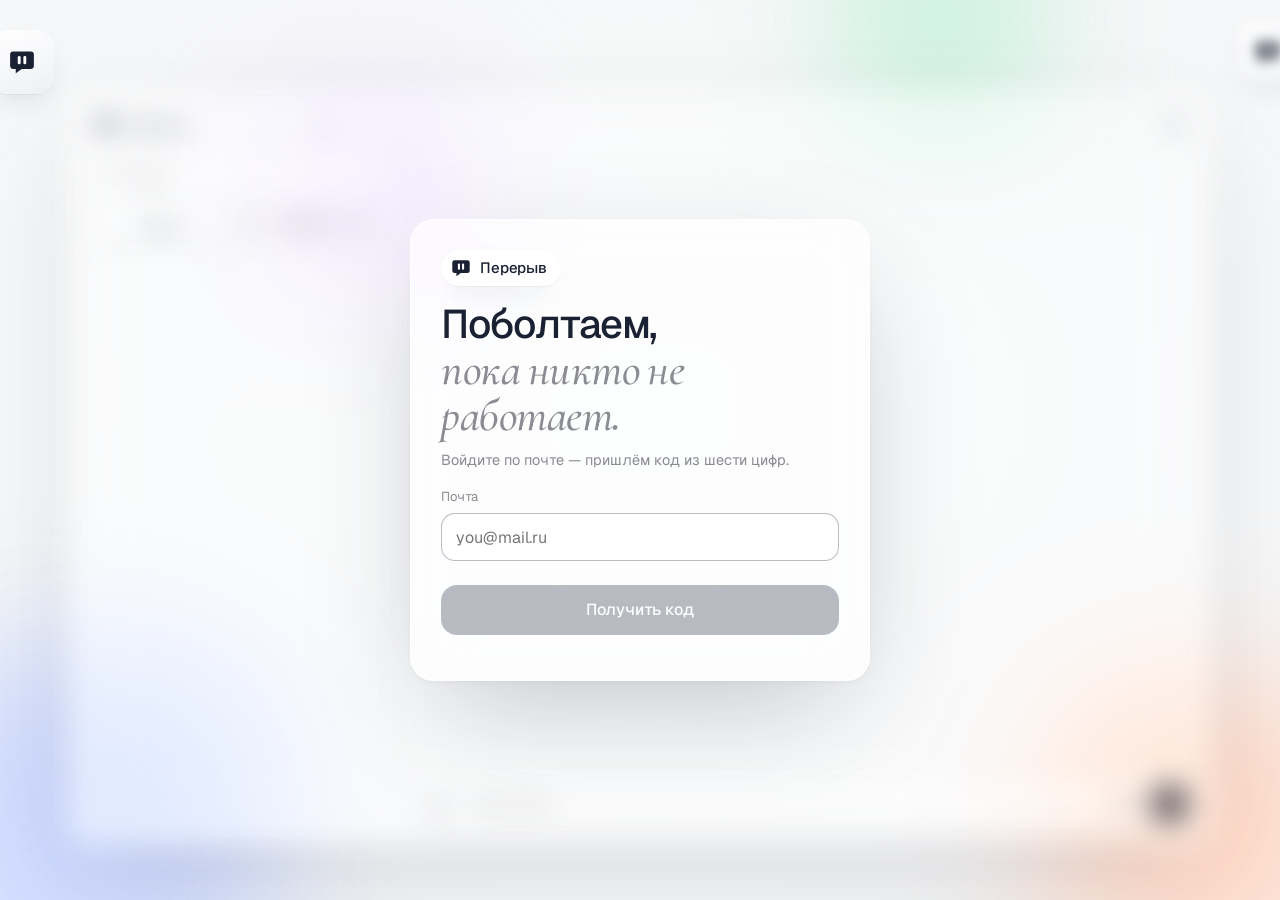
<file: lab/chat/index.html>
<!DOCTYPE html>
<html lang="ru">
<head>
<meta charset="utf-8">
<meta name="viewport" content="width=device-width, initial-scale=1, viewport-fit=cover">
<meta name="robots" content="noindex, nofollow">
<meta name="theme-color" content="#f5f6f8">
<title>Перерыв</title>
<link rel="preconnect" href="https://fonts.googleapis.com">
<link rel="preconnect" href="https://fonts.gstatic.com" crossorigin>
<link href="https://fonts.googleapis.com/css2?family=Geist:wght@400;500;600&family=Instrument+Serif:ital@1&family=Cormorant+Garamond:ital,wght@1,500&display=swap" rel="stylesheet">
<style>
:root {
  --ink: #1a2133;
  --ink-2: #3a4152;
  --grey: #8b8b92;
  --line: rgba(26, 33, 51, .08);
  --glass: rgba(255, 255, 255, .58);
  --glass-strong: rgba(255, 255, 255, .78);
  --edge: rgba(255, 255, 255, .9);
  --r: 24px;
  --lift: 0 1px 1px rgba(26,33,51,.04), 0 12px 32px -14px rgba(26,33,51,.22);
  --wide: 0 2px 4px rgba(26,33,51,.03), 0 40px 120px -30px rgba(26,33,51,.28);
  --serif: "Instrument Serif", "Cormorant Garamond", Georgia, serif;
  --ease: cubic-bezier(.2, .7, .2, 1);
  --sat: env(safe-area-inset-top, 0px);
  --sab: env(safe-area-inset-bottom, 0px);
}
* { box-sizing: border-box; -webkit-tap-highlight-color: transparent; }
html, body { margin: 0; height: 100%; }
body {
  font-family: "Geist", "Inter", system-ui, sans-serif; font-weight: 400; font-size: 15px; line-height: 1.45;
  color: var(--ink); overflow: hidden;
  background: radial-gradient(120% 120% at 50% 45%, #f9fbfb 0%, #f6f7f8 45%, #f2f3f6 100%);
}
button, input, textarea { font: inherit; color: inherit; }
[hidden] { display: none !important; }
button { cursor: pointer; border: 0; background: none; padding: 0; }
:focus-visible { outline: 2px solid var(--ink); outline-offset: 2px; border-radius: 10px; }
.serif { font-family: var(--serif); font-style: italic; font-weight: 500; }

/* ===== Пол студии: размытые плитки-логотипы за стеклом ===== */
.bokeh { position: fixed; inset: 0; pointer-events: none; overflow: hidden; }
.bokeh i { position: absolute; border-radius: 28%; animation: drift 26s ease-in-out infinite alternate; }
.bokeh i:nth-child(1) { width: 360px; height: 360px; left: -90px; bottom: -110px; background: #c9d6ff; filter: blur(70px); opacity: .9; }
.bokeh i:nth-child(2) { width: 300px; height: 300px; right: -70px; bottom: -80px; background: #ffd9c7; filter: blur(70px); animation-delay: -9s; }
.bokeh i:nth-child(3) { width: 220px; height: 220px; right: 18%; top: -90px; background: #cff1e1; filter: blur(60px); animation-delay: -4s; }
.bokeh i:nth-child(4) { width: 180px; height: 180px; left: 22%; top: 12%; background: #eadcff; filter: blur(64px); animation-delay: -15s; }
@keyframes drift { to { transform: translate(28px, -22px) rotate(8deg); } }

/* ===== Логотип ===== */
.mark { width: 22px; height: 22px; flex: none; }
.tile { position: fixed; z-index: 1; width: 64px; height: 64px; border-radius: 18px; display: grid; place-items: center;
  background: linear-gradient(160deg, #ffffff, #eef0f5); box-shadow: var(--lift); pointer-events: none; animation: bob 9s ease-in-out infinite alternate; }
.tile .mark { width: 30px; height: 30px; }
.tile.soft { filter: blur(6px); opacity: .7; }
@keyframes bob { to { transform: translateY(-10px) rotate(-4deg); } }

/* ===== Окно ===== */
.glass {
  background: var(--glass);
  -webkit-backdrop-filter: blur(28px) saturate(1.6); backdrop-filter: blur(28px) saturate(1.6);
  border: 1px solid var(--edge); box-shadow: var(--wide);
}
#app {
  position: fixed; z-index: 2; inset: 0; margin: auto; width: min(1180px, calc(100vw - 64px)); height: min(780px, calc(100vh - 64px));
  border-radius: var(--r); display: grid; grid-template-columns: 340px 1fr; overflow: hidden;
  transition: filter .7s var(--ease), transform .9s var(--ease), opacity .6s;
}
body.locked #app { filter: blur(14px); transform: translateY(18px) scale(.97); opacity: .65; pointer-events: none; }
body.dimmed #app { filter: blur(6px); }

/* ===== Сайдбар ===== */
.side { display: flex; flex-direction: column; min-height: 0; border-right: 1px solid var(--line); background: rgba(255,255,255,.28); }
.side-top { display: flex; align-items: center; justify-content: space-between; gap: 8px; padding: 18px 18px 10px; }
.pill { display: inline-flex; align-items: center; gap: 8px; height: 36px; padding: 0 14px 0 9px; border-radius: 999px;
  background: #fff; box-shadow: var(--lift); font-weight: 500; font-size: 15px; letter-spacing: -.01em; }
.icon-btn { width: 36px; height: 36px; border-radius: 12px; display: grid; place-items: center; color: var(--ink-2); transition: background .2s, transform .2s var(--ease); }
.icon-btn:hover { background: rgba(255,255,255,.8); }
.icon-btn:active { transform: scale(.92); }
.icon-btn svg { width: 19px; height: 19px; }
.me-btn { width: 36px; height: 36px; }
.search { margin: 4px 18px 8px; position: relative; }
.search input { width: 100%; height: 40px; border-radius: 14px; border: 1px solid transparent; background: rgba(255,255,255,.62); padding: 0 14px 0 38px; outline: none; transition: background .2s, border-color .2s; }
.search input:focus { background: #fff; border-color: var(--line); }
.search svg { position: absolute; left: 13px; top: 11px; width: 18px; height: 18px; color: var(--grey); }
.tabs { display: flex; gap: 4px; margin: 2px 18px 6px; padding: 4px; border-radius: 14px; background: rgba(26,33,51,.045); position: relative; }
.tabs button { flex: 1; height: 32px; border-radius: 10px; font-weight: 500; font-size: 14px; color: var(--grey); position: relative; z-index: 1; transition: color .25s; }
.tabs button[aria-selected="true"] { color: var(--ink); }
.tabs .thumb { position: absolute; z-index: 0; top: 4px; bottom: 4px; left: 4px; width: calc(50% - 6px); border-radius: 10px; background: #fff; box-shadow: 0 1px 2px rgba(26,33,51,.06), 0 6px 14px -8px rgba(26,33,51,.25); transition: transform .4s var(--ease); }
.tabs[data-tab="people"] .thumb { transform: translateX(calc(100% + 4px)); }
.list { flex: 1; overflow-y: auto; padding: 4px 10px 14px; scrollbar-width: thin; }
.row { width: 100%; display: grid; grid-template-columns: 48px 1fr auto; gap: 12px; align-items: center; padding: 10px; border-radius: 18px; text-align: left; transition: background .2s, transform .35s var(--ease), box-shadow .35s var(--ease); }
.row:hover { background: rgba(255,255,255,.55); }
.row.active { background: #fff; box-shadow: var(--lift); transform: translateY(-1px); }
.row .name { font-weight: 500; white-space: nowrap; overflow: hidden; text-overflow: ellipsis; letter-spacing: -.01em; }
.row .sub { font-size: 13.5px; color: var(--grey); white-space: nowrap; overflow: hidden; text-overflow: ellipsis; }
.row .meta { display: flex; flex-direction: column; align-items: flex-end; gap: 6px; font-size: 12px; color: var(--grey); align-self: start; padding-top: 3px; }
.row.unread .sub { color: var(--ink-2); }
.dot { min-width: 20px; height: 20px; padding: 0 6px; border-radius: 10px; background: var(--ink); color: #fff; font-size: 11.5px; font-weight: 600; display: grid; place-items: center; }
.sect { padding: 12px 12px 6px; font-size: 13px; color: var(--grey); }

/* ===== Аватар-плитка ===== */
.ava { position: relative; width: 48px; height: 48px; border-radius: 16px; display: grid; place-items: center; font-weight: 600; font-size: 18px; color: var(--ink); flex: none;
  box-shadow: inset 0 0 0 1px rgba(255,255,255,.7), 0 6px 14px -8px rgba(26,33,51,.35); }
.ava.sm { width: 32px; height: 32px; border-radius: 11px; font-size: 13px; }
.ava.md { width: 40px; height: 40px; border-radius: 13px; font-size: 15px; }
.ava.on::after { content: ""; position: absolute; right: -2px; bottom: -2px; width: 13px; height: 13px; border-radius: 50%; background: #3ccf7a; border: 2.5px solid #fff; }
.ava.sm.on::after { width: 10px; height: 10px; border-width: 2px; }
.ava .mark { width: 24px; height: 24px; }

/* ===== Разговор ===== */
.conv { position: relative; display: flex; flex-direction: column; min-width: 0; min-height: 0; }
.conv-top { display: flex; align-items: center; gap: 12px; padding: 14px 20px; border-bottom: 1px solid var(--line); min-height: 72px; }
.back { display: none; }
.title-wrap { min-width: 0; flex: 1; }
.c-title { font-weight: 500; font-size: 17px; letter-spacing: -.015em; white-space: nowrap; overflow: hidden; text-overflow: ellipsis; }
.c-sub { font-size: 13px; color: var(--grey); height: 19px; white-space: nowrap; overflow: hidden; text-overflow: ellipsis; }
.c-sub.typing { color: var(--ink-2); }
.typing-dots i { display: inline-block; width: 4px; height: 4px; margin-left: 2px; border-radius: 50%; background: currentColor; animation: tdot 1.1s infinite; }
.typing-dots i:nth-child(2) { animation-delay: .15s; } .typing-dots i:nth-child(3) { animation-delay: .3s; }
@keyframes tdot { 0%, 60%, 100% { opacity: .25; transform: translateY(0); } 30% { opacity: 1; transform: translateY(-3px); } }
.word { display: inline-block; white-space: pre; animation: rise .34s var(--ease) both; }
@keyframes rise { from { opacity: 0; transform: translateY(16px); filter: blur(12px); } to { opacity: 1; transform: none; filter: none; } }

.msgs { flex: 1; overflow-y: auto; padding: 18px 22px 10px; scroll-behavior: auto; scrollbar-width: thin; display: flex; flex-direction: column; }
.msgs-inner { margin-top: auto; display: flex; flex-direction: column; }
.day { align-self: center; margin: 14px 0 10px; padding: 5px 12px; border-radius: 999px; background: rgba(255,255,255,.7); box-shadow: 0 1px 2px rgba(26,33,51,.05); font-size: 12.5px; color: var(--grey); }
.m { display: flex; gap: 8px; align-items: flex-end; max-width: min(620px, 82%); margin-top: 2px; position: relative; transition: filter .4s var(--ease), opacity .4s; }
.m.first { margin-top: 10px; }
.m.mine { align-self: flex-end; flex-direction: row-reverse; }
.m .ava-slot { width: 32px; flex: none; }
.m.mine .ava-slot { display: none; }
.m.enter { animation: rise .34s var(--ease) both; }
.b { position: relative; padding: 9px 13px 7px; border-radius: 20px; background: var(--glass-strong); border: 1px solid var(--edge);
  box-shadow: 0 1px 1px rgba(26,33,51,.03), 0 8px 18px -12px rgba(26,33,51,.28);
  transition: transform .35s var(--ease), box-shadow .35s var(--ease); min-width: 64px; word-wrap: break-word; overflow-wrap: anywhere; }
.m:not(.mine).last .b { border-bottom-left-radius: 7px; }
.m.mine .b { background: var(--ink); color: #f4f5f8; border-color: var(--ink); }
.m.mine.last .b { border-bottom-right-radius: 7px; }
.m:hover .b { transform: translateY(-2px); box-shadow: 0 2px 2px rgba(26,33,51,.04), 0 16px 26px -14px rgba(26,33,51,.4); }
.b .who { font-size: 12.5px; font-weight: 600; margin-bottom: 2px; }
.b .txt { white-space: pre-wrap; }
.b .txt a { color: inherit; text-decoration: underline; text-underline-offset: 2px; }
.b .foot { display: flex; justify-content: flex-end; align-items: center; gap: 4px; margin-top: 1px; font-size: 11px; color: var(--grey); float: right; margin-left: 10px; position: relative; top: 5px; }
.m.mine .b .foot { color: rgba(244,245,248,.55); }
.b.deleted .txt { font-family: var(--serif); font-style: italic; font-size: 17px; color: var(--grey); }
.m.mine .b.deleted .txt { color: rgba(244,245,248,.6); }
.b img.photo { display: block; width: 300px; max-width: 100%; height: auto; max-height: 360px; object-fit: cover; border-radius: 14px; margin: 2px -6px 4px; cursor: zoom-in; }
.quote { display: block; width: 100%; text-align: left; margin: 2px 0 6px; padding: 5px 10px; border-left: 3px solid currentColor; border-radius: 8px; background: rgba(26,33,51,.05); font-size: 13px; }
.m.mine .quote { background: rgba(255,255,255,.1); }
.quote b { display: block; font-weight: 600; font-size: 12.5px; }
.quote span { display: block; white-space: nowrap; overflow: hidden; text-overflow: ellipsis; opacity: .8; }
.reacts { display: flex; flex-wrap: wrap; gap: 4px; margin-top: 4px; }
.m.mine .reacts { justify-content: flex-end; }
.rx { display: inline-flex; align-items: center; gap: 4px; height: 26px; padding: 0 9px; border-radius: 999px; background: rgba(255,255,255,.85); border: 1px solid var(--line); font-size: 13px; transition: transform .25s var(--ease); }
.rx.me { background: var(--ink); color: #fff; border-color: var(--ink); }
.rx:active { transform: scale(.9); }
.rx.pop { animation: pop .38s var(--ease); }
@keyframes pop { 0% { transform: scale(.4); } 70% { transform: scale(1.12); } 100% { transform: scale(1); } }
.hover-bar { position: absolute; top: -14px; display: flex; gap: 2px; padding: 3px; border-radius: 12px; background: #fff; box-shadow: var(--lift); opacity: 0; transform: translateY(6px); pointer-events: none; transition: opacity .2s, transform .25s var(--ease); z-index: 3; }
.m:not(.mine) .hover-bar { right: -60px; } .m.mine .hover-bar { left: -60px; }
.m:hover .hover-bar { opacity: 1; transform: none; pointer-events: auto; }
.hover-bar button { width: 28px; height: 28px; border-radius: 9px; display: grid; place-items: center; color: var(--ink-2); }
.hover-bar button:hover { background: rgba(26,33,51,.06); }
.hover-bar svg { width: 16px; height: 16px; }
.m.flash .b { animation: flash 1.2s var(--ease); }
@keyframes flash { 0%, 30% { transform: translateY(-4px) scale(1.02); box-shadow: 0 0 0 3px rgba(26,33,51,.18), 0 20px 34px -16px rgba(26,33,51,.45); } }
/* Фокус: выбранное сообщение поднимается, остальное уходит в расфокус */
.msgs.focus .m { filter: blur(2.5px); opacity: .55; }
.msgs.focus .m.focused { filter: none; opacity: 1; z-index: 4; }
.msgs.focus .m.focused .b { transform: translateY(-6px) scale(1.02); box-shadow: 0 2px 3px rgba(26,33,51,.05), 0 28px 40px -18px rgba(26,33,51,.45); }

.empty-conv { margin: auto; text-align: center; padding: 40px 24px; color: var(--grey); max-width: 420px; }
.empty-conv .big { font-weight: 500; font-size: 30px; letter-spacing: -.025em; color: var(--ink); line-height: 1.1; }
.empty-conv .big .serif { color: var(--grey); font-size: 36px; display: block; }
.down { position: absolute; right: 22px; bottom: 96px; width: 44px; height: 44px; border-radius: 15px; background: #fff; box-shadow: var(--lift); display: grid; place-items: center; opacity: 0; transform: translateY(14px) scale(.9); pointer-events: none; transition: opacity .25s, transform .35s var(--ease); }
.down.show { opacity: 1; transform: none; pointer-events: auto; }
.down svg { width: 20px; height: 20px; }
.down .dot { position: absolute; top: -7px; right: -7px; }

/* ===== Ввод ===== */
.composer { padding: 10px 16px 16px; }
.reply-bar { align-items: center; gap: 10px; margin: 0 6px 8px; padding: 8px 12px; border-radius: 14px; background: rgba(255,255,255,.7); border-left: 3px solid var(--ink); }
.reply-bar div { flex: 1; min-width: 0; font-size: 13px; }
.reply-bar b { display: block; font-weight: 600; }
.reply-bar span { display: block; color: var(--grey); white-space: nowrap; overflow: hidden; text-overflow: ellipsis; }
.input-row { display: flex; align-items: flex-end; gap: 8px; padding: 6px; border-radius: 20px; background: rgba(255,255,255,.82); border: 1px solid var(--edge); box-shadow: var(--lift); }
.input-row textarea { flex: 1; resize: none; border: 0; outline: none; background: none; padding: 9px 6px; max-height: 160px; min-height: 40px; line-height: 1.45; }
.send { width: 40px; height: 40px; border-radius: 14px; background: var(--ink); color: #fff; display: grid; place-items: center; transition: transform .25s var(--ease), opacity .2s; }
.send:disabled { opacity: .25; cursor: default; }
.send:not(:disabled):active { transform: scale(.9); }
.send svg { width: 18px; height: 18px; }
.composer.off { pointer-events: none; opacity: .4; }

/* ===== Карточки поверх: вход, профиль, группа ===== */
.overlay { position: fixed; inset: 0; z-index: 20; display: grid; place-items: center; padding: 20px; }
.overlay[hidden] { display: none; }
.card { width: min(460px, 100%); border-radius: var(--r); padding: 30px; animation: cardIn .6s var(--ease) both; max-height: calc(100vh - 40px); overflow: auto; }
.card.leaving { animation: cardOut .5s var(--ease) both; }
@keyframes cardIn { from { opacity: 0; transform: translateY(24px) scale(.96); filter: blur(10px); } }
@keyframes cardOut { to { opacity: 0; transform: translateY(-14px) scale(1.04); filter: blur(12px); } }
.card h2 { margin: 18px 0 22px; font-weight: 500; font-size: 40px; line-height: 1.04; letter-spacing: -.035em; }
.card h2 .serif { display: block; color: var(--grey); font-size: 46px; letter-spacing: -.01em; line-height: 1; }
.card h3 { margin: 0 0 18px; font-weight: 500; font-size: 24px; letter-spacing: -.02em; }
.field { display: block; margin-bottom: 16px; }
.field span { display: block; font-size: 13px; color: var(--grey); margin-bottom: 6px; }
.field input { width: 100%; height: 48px; border-radius: 14px; border: 1px solid var(--line); background: rgba(255,255,255,.85); padding: 0 14px; outline: none; font-size: 16px; }
.field input:focus { border-color: rgba(26,33,51,.3); background: #fff; }
.colors { display: flex; gap: 10px; flex-wrap: wrap; }
.colors button { width: 40px; height: 40px; border-radius: 13px; box-shadow: inset 0 0 0 1px rgba(255,255,255,.7); transition: transform .25s var(--ease), box-shadow .25s; }
.colors button[aria-pressed="true"] { transform: translateY(-3px); box-shadow: 0 0 0 2px #fff, 0 0 0 4px var(--ink), 0 10px 16px -8px rgba(26,33,51,.4); }
.primary { width: 100%; height: 50px; margin-top: 8px; border-radius: 16px; background: var(--ink); color: #fff; font-weight: 500; font-size: 16px; transition: transform .25s var(--ease), opacity .2s; }
.primary:disabled { opacity: .3; cursor: default; }
.primary:not(:disabled):active { transform: scale(.98); }
.ghost { width: 100%; height: 44px; margin-top: 8px; border-radius: 14px; color: var(--grey); }
.ghost:hover { background: rgba(26,33,51,.04); color: var(--ink); }
.pick { max-height: 280px; overflow: auto; margin: 0 -8px 8px; }
.pick label { display: flex; align-items: center; gap: 12px; padding: 8px; border-radius: 14px; cursor: pointer; }
.pick label:hover { background: rgba(255,255,255,.7); }
.pick input { margin-left: auto; width: 18px; height: 18px; accent-color: var(--ink); }

/* Меню сообщения */
.menu { position: fixed; z-index: 30; min-width: 220px; padding: 6px; border-radius: 18px; background: rgba(255,255,255,.86); -webkit-backdrop-filter: blur(24px) saturate(1.6); backdrop-filter: blur(24px) saturate(1.6); border: 1px solid var(--edge); box-shadow: var(--wide); animation: cardIn .3s var(--ease) both; }
.menu[hidden] { display: none; }
.menu .emo { display: flex; gap: 2px; padding: 4px 4px 8px; border-bottom: 1px solid var(--line); margin-bottom: 4px; }
.menu .emo button { width: 34px; height: 34px; border-radius: 11px; font-size: 19px; transition: transform .2s var(--ease); }
.menu .emo button:hover { transform: translateY(-3px) scale(1.15); }
.menu .it { display: flex; width: 100%; align-items: center; gap: 10px; height: 38px; padding: 0 10px; border-radius: 11px; text-align: left; }
.menu .it:hover { background: rgba(26,33,51,.06); }
.menu .it svg { width: 17px; height: 17px; color: var(--ink-2); }
.menu .it.danger { color: #d23c3c; } .menu .it.danger svg { color: #d23c3c; }

.viewer { position: fixed; inset: 0; z-index: 40; display: grid; place-items: center; background: rgba(242,243,246,.7); -webkit-backdrop-filter: blur(20px); backdrop-filter: blur(20px); cursor: zoom-out; }
.viewer[hidden] { display: none; }
.viewer { touch-action: none; }
.viewer img { will-change: transform; user-select: none; -webkit-user-select: none; -webkit-touch-callout: none; }
.vclose { position: absolute; top: calc(14px + var(--sat)); right: 14px; width: 44px; height: 44px; border-radius: 50%; background: rgba(255,255,255,.9); box-shadow: var(--lift); display: grid; place-items: center; color: var(--ink); animation: rise .35s var(--ease) .15s both; }
.vclose svg { width: 20px; height: 20px; }
.viewer img { max-width: 92vw; max-height: 90vh; border-radius: 20px; box-shadow: var(--wide); animation: cardIn .45s var(--ease); }
.toast { position: fixed; z-index: 50; left: 50%; bottom: calc(26px + var(--sab)); transform: translateX(-50%); padding: 11px 18px; border-radius: 999px; background: var(--ink); color: #fff; font-size: 14px; box-shadow: var(--wide); animation: rise .34s var(--ease); }
.toast[hidden] { display: none; }

/* ===== Телефон ===== */
/* ===== Жидкая отправка ===== */
.goo-layer { position: fixed; inset: 0; z-index: 15; pointer-events: none; }
.goo-layer .goo { position: absolute; inset: 0; filter: url(#goo); }
.goo-layer .drop, .goo-layer .neck { position: absolute; left: 0; top: 0; will-change: transform, width, height; }
.goo-layer .gtext { position: absolute; left: 0; top: 0; padding: 9px 13px 7px; white-space: pre-wrap; overflow-wrap: anywhere; will-change: transform; }
.m.settle .b { animation: settle .42s var(--ease); }
@keyframes settle { 0% { transform: scale(1.03, .94); } 55% { transform: scale(.985, 1.02); } 100% { transform: none; } }

/* ===== Галочки как в Телеграме ===== */
.chk { width: 17px; height: 13px; flex: none; overflow: visible; }
.chk path { fill: none; stroke: currentColor; stroke-width: 1.7; stroke-linecap: round; stroke-linejoin: round; }
.chk .c2 { stroke-dasharray: 14; stroke-dashoffset: 14; transition: stroke-dashoffset .35s var(--ease) .05s; }
.chk.read .c2 { stroke-dashoffset: 0; }
.chk.draw .c1 { stroke-dasharray: 16; animation: draw .3s var(--ease) both; }
@keyframes draw { from { stroke-dashoffset: 16; } to { stroke-dashoffset: 0; } }
.chk.read { color: #9fd8ff; }
.chk.draw2 .c2 { animation: draw2 .4s var(--ease) both; transition: none; }
@keyframes draw2 { from { stroke-dashoffset: 14; } to { stroke-dashoffset: 0; } }
.dot.still { animation: none; }
.row .chk.read { color: #3a9be0; }
.row .chk { color: var(--grey); width: 16px; height: 12px; margin-right: 3px; vertical-align: -1px; }
.clock { width: 13px; height: 13px; flex: none; }
.clock circle { fill: none; stroke: currentColor; stroke-width: 1.6; }
.clock line { stroke: currentColor; stroke-width: 1.6; stroke-linecap: round; transform-origin: 6.5px 6.5px; }
.clock .h1 { animation: spin 1.2s linear infinite; } .clock .h2 { animation: spin 7s linear infinite; }
@keyframes spin { to { transform: rotate(360deg); } }

/* ===== Переходы ===== */
#app { animation: appIn .9s var(--ease) both; }
@keyframes appIn { from { opacity: 0; transform: translateY(26px) scale(.975); filter: blur(10px); } }
.tile { animation: tileIn 1.1s var(--ease) both, bob 9s ease-in-out 1.1s infinite alternate; }
@keyframes tileIn { from { opacity: 0; transform: translateY(40px) scale(.6) rotate(-12deg); } }
.row.in { animation: rise .45s var(--ease) both; }
.list.from-right { animation: slideR .45s var(--ease) both; }
.list.from-left { animation: slideL .45s var(--ease) both; }
@keyframes slideR { from { opacity: 0; transform: translateX(34px); filter: blur(6px); } }
@keyframes slideL { from { opacity: 0; transform: translateX(-34px); filter: blur(6px); } }
.dot { animation: pop .4s var(--ease) both; }
.c-sub > * , .c-sub { transition: color .3s; }
.c-sub.swap { animation: rise .32s var(--ease) both; }
.reply-wrap { display: grid; grid-template-rows: 0fr; transition: grid-template-rows .38s var(--ease), opacity .3s; opacity: 0; }
.reply-wrap.show { grid-template-rows: 1fr; opacity: 1; }
.reply-wrap > div { min-height: 0; overflow: hidden; }
.reply-bar { display: flex; animation: none; }
.input-row { transition: transform .35s var(--ease), box-shadow .35s var(--ease), background .3s; }
.input-row:focus-within { transform: translateY(-2px); background: #fff; box-shadow: 0 2px 3px rgba(26,33,51,.04), 0 18px 34px -16px rgba(26,33,51,.32); }
.send { transition: transform .4s var(--ease), opacity .25s, background .3s; }
.send:disabled { transform: scale(.84); }
.send svg { transition: transform .4s var(--ease); }
.send:not(:disabled):hover svg { transform: translateY(-2px); }
.menu .it, .menu .emo button { animation: rise .32s var(--ease) both; }
.menu.out { animation: cardOut .22s var(--ease) both; }
.toast.out { animation: cardOut .3s var(--ease) both; }
.b.squash { animation: squash .32s var(--ease) both; }
@keyframes squash { to { transform: scale(.82); opacity: 0; filter: blur(8px); } }
.b .txt.swap { animation: rise .32s var(--ease) both; }
.day { position: sticky; top: 6px; z-index: 2; -webkit-backdrop-filter: blur(12px); backdrop-filter: blur(12px); }
.icon-btn, .row, .rx, .colors button, .ghost, .primary, .pill { transition: background .25s, transform .3s var(--ease), box-shadow .3s var(--ease), color .25s, opacity .25s; }
.pill:hover { transform: translateY(-1px); }
.overlay { transition: background .4s; }
.empty-conv p { animation: rise .5s var(--ease) .6s both; }
.viewer.out { animation: fadeOut .3s var(--ease) both; }
@keyframes fadeOut { to { opacity: 0; } }

/* ===== Аватарки ===== */
.ava { overflow: visible; }
.ava img { width: 100%; height: 100%; object-fit: cover; border-radius: inherit; display: block; }
.ava .emo { font-size: 1.25em; line-height: 1; }
.ava.xl { width: 112px; height: 112px; border-radius: 36px; font-size: 44px; box-shadow: inset 0 0 0 1px rgba(255,255,255,.7), 0 24px 40px -18px rgba(26,33,51,.45); }
.ava.xl.on::after { width: 20px; height: 20px; border-width: 4px; right: 2px; bottom: 2px; }
.m .ava-slot .ava, #cHead { cursor: pointer; }
#cHead { display: flex; align-items: center; gap: 12px; min-width: 0; flex: 1; text-align: left; border-radius: 16px; padding: 4px 8px 4px 4px; margin: -4px 0 -4px -4px; transition: background .25s; }
#cHead:hover { background: rgba(255,255,255,.55); }
.ae-top { display: flex; align-items: center; gap: 18px; margin-bottom: 14px; }
.ae-btns { display: flex; flex-direction: column; gap: 8px; align-items: flex-start; }
.chip { height: 36px; padding: 0 14px; border-radius: 12px; background: rgba(255,255,255,.85); border: 1px solid var(--line); font-weight: 500; font-size: 14px; transition: transform .3s var(--ease), background .25s; }
.chip:hover { background: #fff; transform: translateY(-1px); }
.ae-label { font-size: 13px; color: var(--grey); margin: 6px 0 6px; }
.ae-grid { display: grid; grid-template-columns: repeat(7, 1fr); gap: 6px; margin-bottom: 8px; }
.ae-grid button { aspect-ratio: 1; border-radius: 12px; font-size: 22px; background: rgba(255,255,255,.6); transition: transform .3s var(--ease), background .2s, box-shadow .25s; }
.ae-grid button:hover { transform: translateY(-2px) scale(1.06); background: #fff; }
.ae-grid button[aria-pressed="true"] { background: #fff; box-shadow: 0 0 0 2px var(--ink); }
.ae-grid .ae-letter { font-size: 15px; font-weight: 600; }
textarea.bio { width: 100%; min-height: 76px; resize: vertical; border-radius: 14px; border: 1px solid var(--line); background: rgba(255,255,255,.85); padding: 12px 14px; outline: none; font-size: 15px; }
textarea.bio:focus { border-color: rgba(26,33,51,.3); background: #fff; }
.mail-line { font-size: 13px; color: var(--grey); margin: -4px 0 14px; }
/* Профиль собеседника */
.pv { text-align: center; }
.pv-ava { display: flex; justify-content: center; margin: 6px 0 14px; }
.pv-name { margin: 0 !important; font-size: 28px !important; letter-spacing: -.025em; animation: rise .45s var(--ease) .08s both; }
.pv-status { color: var(--grey); font-size: 14px; margin-top: 2px; animation: rise .45s var(--ease) .14s both; }
.pv-bio { margin: 16px auto 20px; max-width: 32em; font-size: 16px; white-space: pre-wrap; animation: rise .45s var(--ease) .2s both; }
.pv-bio.empty { font-family: var(--serif); font-style: italic; font-size: 20px; color: var(--grey); }
.pv-list { text-align: left; margin: 14px -8px 6px; }

/* ===== Вход по коду ===== */
.auth { position: relative; overflow: hidden; }
.steps { display: grid; }
.step { grid-area: 1 / 1; visibility: hidden; opacity: 0; transform: translateX(40px); filter: blur(8px); transition: opacity .38s var(--ease), transform .45s var(--ease), filter .4s var(--ease), visibility 0s .45s; }
.step.on { visibility: visible; opacity: 1; transform: none; filter: none; transition: opacity .38s var(--ease) .08s, transform .5s var(--ease) .08s, filter .4s var(--ease) .08s, visibility 0s; }
.step.leave { transform: translateX(-40px); }
.hint { color: var(--grey); margin: -10px 0 18px; font-size: 14.5px; }
.err { color: #d23c3c; font-size: 14px; margin: -6px 0 10px; animation: rise .3s var(--ease); }
.otp { display: flex; gap: 8px; margin: 4px 0 16px; }
.otp input { width: 100%; min-width: 0; height: 58px; border-radius: 16px; border: 1px solid var(--line); background: rgba(255,255,255,.88); text-align: center; font-size: 26px; font-weight: 600; outline: none; transition: border-color .2s, box-shadow .25s, transform .25s var(--ease); }
.otp input:focus { border-color: rgba(26,33,51,.4); box-shadow: 0 10px 20px -12px rgba(26,33,51,.4); transform: translateY(-2px); background: #fff; }
.links { display: flex; justify-content: space-between; gap: 8px; margin-top: 10px; }
.link { color: var(--grey); font-size: 14px; padding: 6px 2px; transition: color .2s; }
.link:hover:not(:disabled) { color: var(--ink); }
.link:disabled { opacity: .6; cursor: default; }
.primary.busy { position: relative; color: transparent; }
.primary.busy::after { content: ""; position: absolute; left: 50%; top: 50%; width: 20px; height: 20px; margin: -10px; border-radius: 50%; border: 2.5px solid rgba(255,255,255,.35); border-top-color: #fff; animation: spin .8s linear infinite; }

/* ===== Эмодзи и стикеры ===== */
.composer { position: relative; }
#emoBtn.on { background: #fff; color: var(--ink); }
.picker { position: absolute; z-index: 6; right: 16px; bottom: calc(100% - 4px); width: 380px; height: 400px; border-radius: 22px; display: flex; flex-direction: column; overflow: hidden; transform-origin: 90% 100%; animation: pickIn .38s var(--ease) both; background: rgba(255,255,255,.93); }
.picker.out { animation: pickOut .22s var(--ease) both; }
@keyframes pickIn { from { opacity: 0; transform: translateY(14px) scale(.96); } }
@keyframes pickOut { to { opacity: 0; transform: translateY(10px) scale(.97); } }
.picker.glass { -webkit-backdrop-filter: none; backdrop-filter: none; box-shadow: 0 2px 4px rgba(26,33,51,.04), 0 30px 70px -24px rgba(26,33,51,.32); }
.pk-sec { content-visibility: auto; contain-intrinsic-size: auto 260px; }
.pk-pane[hidden] { display: none; }
.pk-tabs { display: flex; gap: 4px; padding: 8px 8px 4px; }
.pk-tabs button { flex: 1; height: 32px; border-radius: 10px; font-weight: 500; font-size: 14px; color: var(--grey); transition: background .25s, color .25s; }
.pk-tabs button[aria-selected="true"] { background: #fff; color: var(--ink); box-shadow: 0 1px 2px rgba(26,33,51,.06), 0 6px 14px -8px rgba(26,33,51,.25); }
.pk-body { flex: 1; overflow-y: auto; padding: 0 8px 8px; scrollbar-width: thin; }
.pk-body.swap { animation: pkSwap .25s var(--ease) both; }
@keyframes pkSwap { from { opacity: 0; transform: translateY(8px); } }
.pk-h { padding: 8px 6px 6px; font-size: 12.5px; color: var(--grey); }
.pk-grid { display: grid; grid-template-columns: repeat(8, 1fr); gap: 2px; }
.pk-grid button { aspect-ratio: 1; border-radius: 10px; font-size: 24px; line-height: 1; transition: transform .15s var(--ease), background .12s; }
.pk-grid button:hover { background: rgba(26,33,51,.06); transform: scale(1.12); }
.pk-grid.stk { grid-template-columns: repeat(4, 1fr); gap: 6px; }
.pk-grid.stk button { border-radius: 14px; padding: 4px; }
.pk-grid.stk img { width: 100%; height: 100%; object-fit: contain; display: block; }
.pk-grid.stk button:hover { transform: scale(1.08) rotate(-3deg); }
.pk-cats { display: flex; gap: 2px; padding: 6px 8px 8px; border-top: 1px solid var(--line); overflow-x: auto; }
.pk-cats button { width: 36px; height: 36px; flex: none; border-radius: 10px; font-size: 19px; display: grid; place-items: center; transition: background .2s, transform .2s var(--ease); }
.pk-cats button:hover, .pk-cats button.on { background: rgba(26,33,51,.07); }
.pk-cats img { width: 28px; height: 28px; }
/* Стикеры и крупные эмодзи в ленте */
.b.sticker, .b.jumbo { background: none !important; border-color: transparent !important; box-shadow: none !important; padding: 0; }
.m:hover .b.sticker, .m:hover .b.jumbo { transform: translateY(-3px) rotate(-1.5deg); box-shadow: none; }
.b.sticker .stk { width: 168px; height: 168px; display: block; }
.b.jumbo .txt { font-size: 52px; line-height: 1.15; }
.b.sticker .foot, .b.jumbo .foot { float: none; position: absolute; right: 2px; bottom: 2px; top: auto; padding: 2px 8px; border-radius: 999px; background: rgba(26,33,51,.55); color: #fff !important; -webkit-backdrop-filter: blur(8px); backdrop-filter: blur(8px); }
.b.jumbo .foot, .b.sticker .foot { position: static; display: inline-flex; margin: 2px 0 0; }
.b.jumbo, .b.sticker { display: flex; flex-direction: column; align-items: flex-end; }
.m:not(.mine) .b.jumbo, .m:not(.mine) .b.sticker { align-items: flex-start; }
.m.mine .b.sticker .who, .b.sticker .who { display: none; }
.stk-fly { position: fixed; z-index: 16; pointer-events: none; width: 168px; height: 168px; }

/* ===== Обои ===== */
.wall { position: absolute; inset: 0; z-index: 0; overflow: hidden; pointer-events: none; }
.wall-layer { position: absolute; inset: 0; }
.conv > :not(.wall) { position: relative; z-index: 1; }
.conv > .down { position: absolute; }
.conv.walled .conv-top { background: rgba(255,255,255,.62); -webkit-backdrop-filter: blur(20px) saturate(1.4); backdrop-filter: blur(20px) saturate(1.4); }
.conv.dark .day, .conv.dark .m .b .who { }
.conv.dark .day { background: rgba(255,255,255,.16); color: #fff; box-shadow: none; }
.conv.dark.walled .conv-top { background: rgba(20,25,38,.55); border-color: rgba(255,255,255,.08); }
.conv.dark .c-title, .conv.dark .conv-top .icon-btn { color: #fff; }
.conv.dark .c-sub { color: rgba(255,255,255,.6); }
.conv.dark #cHead:hover { background: rgba(255,255,255,.08); }
.conv.dark .empty-conv, .conv.dark .empty-conv .big { color: #fff; }
.conv.dark .empty-conv .big .serif { color: rgba(255,255,255,.7); }
.wgrid { display: grid; grid-template-columns: repeat(3, 1fr); gap: 10px; margin-bottom: 14px; }
.wtile { position: relative; aspect-ratio: 3 / 4; border-radius: 16px; overflow: hidden; box-shadow: inset 0 0 0 1px var(--line); transition: transform .35s var(--ease), box-shadow .3s; }
.wtile:hover { transform: translateY(-3px); }
.wtile.on { box-shadow: 0 0 0 2px #fff, 0 0 0 4px var(--ink), 0 14px 24px -14px rgba(26,33,51,.5); }
.wtile span { position: absolute; left: 8px; bottom: 8px; padding: 3px 9px; border-radius: 999px; background: rgba(255,255,255,.85); font-size: 12.5px; font-weight: 500; }
.wtile.up { display: grid; place-items: center; background: repeating-linear-gradient(135deg, rgba(26,33,51,.04) 0 8px, transparent 8px 16px); }
.wtile.up span { position: static; }
.check { display: flex; align-items: center; gap: 10px; font-size: 14.5px; margin-bottom: 4px; cursor: pointer; }
.check input { width: 18px; height: 18px; accent-color: var(--ink); }

/* ===== Эффекты отправки ===== */
.fxmenu { position: absolute; z-index: 7; right: 16px; bottom: calc(100% - 4px); width: 250px; padding: 8px; border-radius: 20px; background: rgba(255,255,255,.95); box-shadow: 0 2px 4px rgba(26,33,51,.04), 0 30px 70px -24px rgba(26,33,51,.35); transform-origin: 90% 100%; animation: pickIn .32s var(--ease) both; }
.fxmenu.glass { -webkit-backdrop-filter: none; backdrop-filter: none; }
.fxmenu.out { animation: pickOut .2s var(--ease) both; }
.fx-h { font-size: 12.5px; color: var(--grey); padding: 4px 8px 6px; }
.fxmenu button { display: flex; align-items: center; gap: 10px; width: 100%; height: 42px; padding: 0 10px; border-radius: 12px; text-align: left; font-weight: 500; animation: rise .3s var(--ease) both; transition: background .15s; }
.fxmenu button:hover { background: rgba(26,33,51,.06); }
.fxmenu button span { font-size: 21px; width: 26px; text-align: center; transition: transform .25s var(--ease); }
.fxmenu button:hover span { transform: scale(1.25) rotate(-8deg); }
.send.holding { transform: scale(.88); }
.fx-canvas { position: fixed; inset: 0; width: 100vw; height: 100vh; z-index: 18; pointer-events: none; }
.fx-spot { position: fixed; inset: 0; z-index: 17; pointer-events: none; }
.fxi { display: inline-grid; place-items: center; width: 18px; height: 18px; margin-right: 2px; font-size: 12px; line-height: 1; border-radius: 6px; transition: transform .25s var(--ease); cursor: pointer; }
.fxi:hover { transform: scale(1.3) rotate(-10deg); }
.b .txt.spoiler { color: transparent !important; cursor: pointer; border-radius: 6px; background-image: radial-gradient(circle, rgba(26,33,51,.75) .9px, transparent 1.4px), radial-gradient(circle, rgba(26,33,51,.45) .7px, transparent 1.2px); background-size: 7px 7px, 11px 9px; animation: shimmer 1.4s linear infinite; }
.m.mine .b .txt.spoiler { background-image: radial-gradient(circle, rgba(255,255,255,.9) .9px, transparent 1.4px), radial-gradient(circle, rgba(255,255,255,.55) .7px, transparent 1.2px); }
.b .txt.spoiler a { color: transparent; text-decoration: none; }
@keyframes shimmer { to { background-position: 7px -7px, -11px 9px; } }
.b .txt.reveal { animation: reveal .6s var(--ease) both; }
@keyframes reveal { from { filter: blur(8px); opacity: .2; letter-spacing: .12em; } }

@media (max-width: 760px) {
  .picker { left: 8px; right: 8px; width: auto; height: 340px; }
  .b.sticker .stk { width: 140px; height: 140px; }
  .ae-grid { grid-template-columns: repeat(6, 1fr); }
}
@media (max-width: 760px) {
  #app { width: 100vw; height: 100dvh; border-radius: 0; border: 0; grid-template-columns: 100% 100%; transition: filter .7s var(--ease), opacity .6s; }
  .side, .conv { grid-row: 1; grid-column: 1; transition: transform .5s var(--ease), filter .5s var(--ease); }
  .side { padding-top: var(--sat); }
  .conv { transform: translateX(100%); background: rgba(248,249,251,.9); -webkit-backdrop-filter: blur(24px); backdrop-filter: blur(24px); box-shadow: -20px 0 50px -30px rgba(26,33,51,.35); }
  #app.in-chat .conv { transform: none; }
  #app.in-chat .side { transform: translateX(-28%); filter: blur(4px); }
  .back { display: grid; }
  .conv-top { padding: calc(10px + var(--sat)) 12px 10px; }
  .msgs { padding: 14px 12px 8px; }
  .m { max-width: 88%; }
  .hover-bar { display: none; }
  .composer { padding: 8px 10px calc(10px + var(--sab)); }
  .tile { display: none; }
  .card { padding: 24px; }
  .card h2 { font-size: 34px; } .card h2 .serif { font-size: 40px; }
  .down { bottom: calc(86px + var(--sab)); right: 14px; }
}
@media (prefers-reduced-motion: reduce) {
  *, *::before, *::after { animation-duration: .01ms !important; transition-duration: .01ms !important; }
}

/* ===== Телефоны ===== */
html { -webkit-text-size-adjust: 100%; }
body { overscroll-behavior: none; }
.msgs, .list, .pk-body, .pick { overscroll-behavior: contain; -webkit-overflow-scrolling: touch; }
button, .row, .rx, .chip, .wtile { touch-action: manipulation; }
.m.swiping { transition: none !important; }
.m .swipe-ico { position: absolute; top: 50%; width: 30px; height: 30px; margin-top: -15px; border-radius: 50%; background: rgba(255,255,255,.9); box-shadow: var(--lift); display: grid; place-items: center; opacity: 0; transform: scale(.4); pointer-events: none; }
.m .swipe-ico svg { width: 16px; height: 16px; color: var(--ink); }
.m:not(.mine) .swipe-ico { right: -40px; } .m.mine .swipe-ico { right: -40px; }
@media (max-width: 760px) {
  /* Высота по видимой части экрана: клавиатура не перекрывает поле ввода */
  #app { height: var(--app-h, 100dvh); }
  /* Поля от 16px — iPhone не приближает страницу при вводе */
  .input-row textarea, .search input, .field input, textarea.bio, .otp input { font-size: 16px; }
  /* Лёгкая графика: без тяжёлого размытия и бесконечных анимаций фона */
  .bokeh i { animation: none; filter: blur(40px); }
  #app.glass { -webkit-backdrop-filter: none; backdrop-filter: none; background: #f6f7f9; }
  .conv { -webkit-backdrop-filter: none; backdrop-filter: none; background: #f7f8fa; }
  .conv.walled .conv-top { -webkit-backdrop-filter: none; backdrop-filter: none; background: rgba(255,255,255,.92); }
  .conv.dark.walled .conv-top { background: rgba(20,25,38,.94); }
  .day { -webkit-backdrop-filter: none; backdrop-filter: none; }
  #app.in-chat .side { filter: none; opacity: .5; }
  .side-top { padding: calc(14px + var(--sat)) 14px 8px; }
  .search { margin: 4px 14px 8px; } .tabs { margin: 2px 14px 6px; }
  .list { padding: 4px 6px calc(14px + var(--sab)); }
  .row { padding: 9px 8px; border-radius: 16px; }
  .icon-btn { width: 40px; height: 40px; }
  .send { width: 42px; height: 42px; }
  .input-row { border-radius: 22px; }
  .m { max-width: 86%; }
  .b { padding: 8px 12px 6px; }
  .reply-bar { margin: 0 2px 8px; }
  /* Карточки — шторками снизу */
  .overlay:not(#onboard) { align-items: end; padding: 0; }
  .overlay:not(#onboard) .card { width: 100%; max-height: 92dvh; border-radius: 26px 26px 0 0; padding: 14px 20px calc(18px + var(--sab)); animation: sheetIn .45s var(--ease) both; }
  .overlay:not(#onboard) .card.leaving { animation: sheetOut .32s var(--ease) both; }
  .overlay:not(#onboard) .card::before { content: ""; display: block; width: 40px; height: 5px; border-radius: 3px; background: rgba(26,33,51,.18); margin: 0 auto 14px; }
  #onboard { padding: 14px; align-items: center; }
  #onboard .card { padding: 22px 20px; }
  .otp { gap: 6px; } .otp input { height: 54px; font-size: 24px; border-radius: 14px; }
  .wgrid { grid-template-columns: repeat(4, 1fr); gap: 8px; }
  .wtile span { font-size: 11px; left: 5px; bottom: 5px; padding: 2px 7px; }
  /* Меню сообщения — шторкой снизу */
  .menu { left: 8px !important; right: 8px; top: auto !important; bottom: calc(8px + var(--sab)); min-width: 0; border-radius: 22px; padding: 8px; animation: sheetIn .38s var(--ease) both; }
  .menu.out { animation: sheetOut .25s var(--ease) both; }
  .menu .emo { justify-content: space-between; }
  .menu .emo button { width: 44px; height: 44px; font-size: 24px; }
  .menu .it { height: 48px; font-size: 16px; }
  .fxmenu { left: 8px; right: 8px; width: auto; }
  .fxmenu button { height: 48px; font-size: 16px; }
  .pk-grid button { font-size: 26px; }
  .picker { bottom: calc(100% + 2px); background: #fff; }
  .pk-body { background: #fff; }
}
@keyframes sheetIn { from { transform: translateY(105%); } }
@keyframes sheetOut { to { transform: translateY(105%); } }
@media (max-width: 380px) {
  .m { max-width: 90%; }
  .ava.sm { width: 28px; height: 28px; } .m .ava-slot { width: 28px; }
  .card h2 { font-size: 30px; } .card h2 .serif { font-size: 34px; }
  .msgs { padding: 12px 8px 6px; }
}

/* ===== Как в приложении: без выделения текста ===== */
body { -webkit-user-select: none; user-select: none; -webkit-touch-callout: none; touch-action: manipulation; }
input, textarea, [contenteditable="true"] { -webkit-user-select: text; user-select: text; -webkit-touch-callout: default; }
img, video, svg { -webkit-user-drag: none; user-drag: none; }

/* ===== Фото с размытым превью ===== */
.photo-wrap { position: relative; display: block; width: min(300px, 100%); border-radius: 14px; overflow: hidden; margin: 2px -6px 4px; background: rgba(26,33,51,.08); cursor: zoom-in; }
.photo-wrap img { display: block; width: 100%; height: 100%; object-fit: cover; transition: filter .45s var(--ease), transform .6s var(--ease); }
.photo-wrap.loading img { filter: blur(14px); transform: scale(1.08); }
.photo-wrap .spin-ring { position: absolute; left: 50%; top: 50%; width: 34px; height: 34px; margin: -17px; border-radius: 50%; border: 3px solid rgba(255,255,255,.4); border-top-color: #fff; animation: spin .8s linear infinite; }
.photo-wrap:not(.loading) .spin-ring { display: none; }

/* ===== Голосовые ===== */
.voice { display: flex; align-items: center; gap: 10px; min-width: 220px; padding: 2px 0 2px; }
.vplay { width: 42px; height: 42px; flex: none; border-radius: 50%; background: var(--ink); color: #fff; display: grid; place-items: center; transition: transform .25s var(--ease), background .3s; }
.m.mine .vplay { background: #f4f5f8; color: var(--ink); }
.vplay:active { transform: scale(.9); }
.vplay svg { width: 18px; height: 18px; }
.vplay .ic-pause { display: none; }
.voice.playing .vplay .ic-play { display: none; } .voice.playing .vplay .ic-pause { display: block; }
.voice.loading .vplay svg { opacity: 0; } .voice.loading .vplay { background-image: radial-gradient(circle, transparent 55%, transparent 56%); }
.voice.loading .vplay::after { content: ""; width: 18px; height: 18px; border-radius: 50%; border: 2.5px solid currentColor; border-top-color: transparent; animation: spin .8s linear infinite; position: absolute; }
.vbody { flex: 1; min-width: 0; }
.vwave { display: flex; align-items: center; gap: 2px; height: 28px; cursor: pointer; }
.vwave i { flex: 1; min-width: 2px; max-width: 3px; border-radius: 2px; background: rgba(26,33,51,.22); transition: background .15s; }
.m.mine .vwave i { background: rgba(244,245,248,.35); }
.vwave i.on { background: var(--ink); }
.m.mine .vwave i.on { background: #fff; }
.vmeta { display: flex; align-items: center; gap: 8px; font-size: 12px; color: var(--grey); margin-top: 2px; }
.m.mine .vmeta { color: rgba(244,245,248,.6); }
.vspeed { font-size: 11px; font-weight: 600; padding: 1px 6px; border-radius: 6px; background: rgba(26,33,51,.08); color: inherit; transition: transform .2s var(--ease); }
.m.mine .vspeed { background: rgba(255,255,255,.14); }
.vspeed:active { transform: scale(.9); }

/* ===== Видео-кружки ===== */
.b.vnote-b { background: none !important; border-color: transparent !important; box-shadow: none !important; padding: 0; }
.m:hover .b.vnote-b { transform: none; }
.vnote { position: relative; width: 220px; height: 220px; border-radius: 50%; overflow: hidden; background: #d9dce3; cursor: pointer; transition: width .45s var(--ease), height .45s var(--ease), box-shadow .35s; box-shadow: 0 10px 26px -14px rgba(26,33,51,.45); -webkit-mask-image: -webkit-radial-gradient(white, black); }
.vnote.big { width: 300px; height: 300px; }
.vnote video, .vnote img.vposter { position: absolute; inset: 0; width: 100%; height: 100%; object-fit: cover; }
.vnote img.vposter { filter: blur(6px); transform: scale(1.1); transition: opacity .4s; }
.vnote.ready img.vposter { opacity: 0; }
.vnote svg.ring { position: absolute; inset: 0; width: 100%; height: 100%; transform: rotate(-90deg); pointer-events: none; }
.vnote svg.ring circle { fill: none; stroke: #fff; stroke-width: 3.5; stroke-linecap: round; opacity: 0; transition: opacity .3s; }
.vnote.big svg.ring circle { opacity: .95; }
.vn-time { position: absolute; left: 50%; bottom: 10px; transform: translateX(-50%); padding: 2px 9px; border-radius: 999px; background: rgba(26,33,51,.55); color: #fff; font-size: 12px; }
.vn-mute { position: absolute; right: 18%; bottom: 10px; width: 22px; height: 22px; border-radius: 50%; background: rgba(26,33,51,.55); display: grid; place-items: center; transition: opacity .3s, transform .3s var(--ease); }
.vn-mute svg { width: 12px; height: 12px; color: #fff; }
.vnote.big .vn-mute { opacity: 0; transform: scale(.5); }
.b.vnote-b .foot { position: static; display: inline-flex; float: none; margin-top: 4px; padding: 2px 8px; border-radius: 999px; background: rgba(26,33,51,.55); color: #fff !important; }
.b.vnote-b { display: flex; flex-direction: column; align-items: flex-end; }
.m:not(.mine) .b.vnote-b { align-items: flex-start; }

/* ===== Запись ===== */
.rec-btn { width: 40px; height: 40px; border-radius: 14px; background: var(--ink); color: #fff; display: grid; place-items: center; position: relative; touch-action: none; transition: transform .35s var(--ease), border-radius .35s var(--ease), background .3s; }
.rec-btn svg { width: 19px; height: 19px; position: absolute; transition: transform .35s var(--ease), opacity .25s; }
.rec-btn .ic-cam { opacity: 0; transform: scale(.4) rotate(-40deg); }
.rec-btn.cam .ic-cam { opacity: 1; transform: none; } .rec-btn.cam .ic-mic { opacity: 0; transform: scale(.4) rotate(40deg); }
.rec-btn.hot { transform: scale(1.75); border-radius: 50%; background: #e5484d; z-index: 3; }
.rec-btn .pulse { position: absolute; inset: -4px; border-radius: 50%; background: rgba(229,72,77,.25); transform: scale(var(--lvl, 1)); opacity: 0; transition: transform .08s linear, opacity .2s; pointer-events: none; }
.rec-btn.hot .pulse { opacity: 1; }
.input-row .send[hidden], .input-row .rec-btn[hidden] { display: none !important; }
.sendswap { animation: swapIn .3s var(--ease) both; }
@keyframes swapIn { from { transform: scale(.4) rotate(-30deg); opacity: 0; } }
.recbar { position: absolute; inset: 0; display: none; align-items: center; gap: 12px; padding: 0 64px 0 14px; border-radius: 20px; background: #fff; z-index: 2; }
.composer.recording .recbar { display: flex; animation: rise .25s var(--ease) both; }
.recdot { width: 10px; height: 10px; border-radius: 50%; background: #e5484d; animation: blinkdot 1s ease-in-out infinite; flex: none; }
@keyframes blinkdot { 50% { opacity: .25; } }
.rectime { font-variant-numeric: tabular-nums; font-weight: 500; min-width: 42px; }
.reclive { flex: 1; height: 26px; display: flex; align-items: center; gap: 2px; overflow: hidden; justify-content: flex-end; }
.reclive i { width: 3px; flex: none; border-radius: 2px; background: #e5484d; opacity: .75; }
.rechint { color: var(--grey); font-size: 13.5px; white-space: nowrap; transition: transform .1s linear, opacity .2s; }
.rechint b { font-weight: 500; }
.reccancel { color: #d23c3c; font-weight: 500; font-size: 14.5px; padding: 6px 8px; display: none; }
.composer.locked .reccancel { display: inline-block; } .composer.locked .rechint { display: none; }
.reclock { position: absolute; right: 22px; bottom: 74px; width: 40px; height: 64px; border-radius: 20px; background: #fff; box-shadow: var(--lift); display: none; flex-direction: column; align-items: center; justify-content: space-around; padding: 6px 0; z-index: 3; animation: rise .3s var(--ease) both; }
.reclock svg { width: 18px; height: 18px; color: var(--grey); }
.composer.recording:not(.locked) .reclock { display: flex; }
.reclock .arrow { animation: bobup 1.2s ease-in-out infinite; }
@keyframes bobup { 50% { transform: translateY(-4px); } }
.composer.locked .rec-btn { transform: none; border-radius: 14px; background: var(--ink); }
.composer.locked .rec-btn .pulse { opacity: 0; }
/* Камера для кружка */
.camstage { position: fixed; inset: 0; z-index: 16; display: grid; place-items: center; background: rgba(15,18,28,.55); -webkit-backdrop-filter: blur(14px); backdrop-filter: blur(14px); animation: fadeIn .25s ease both; pointer-events: none; }
.camstage.out { animation: fadeOut .25s ease both; }
@keyframes fadeIn { from { opacity: 0; } }
.camcircle { position: relative; width: min(78vw, 340px); aspect-ratio: 1; border-radius: 50%; overflow: hidden; background: #000; box-shadow: 0 30px 80px -20px rgba(0,0,0,.6); animation: camIn .45s var(--ease) both; -webkit-mask-image: -webkit-radial-gradient(white, black); }
@keyframes camIn { from { transform: scale(.4); opacity: 0; } }
.camcircle video { width: 100%; height: 100%; object-fit: cover; transform: scaleX(-1); }
.camring { position: absolute; width: calc(min(78vw, 340px) + 18px); aspect-ratio: 1; transform: rotate(-90deg); }
.camring circle { fill: none; stroke: #e5484d; stroke-width: 4; stroke-linecap: round; }
.camtime { position: absolute; top: calc(50% + min(39vw, 170px) + 22px); color: #fff; font-weight: 500; font-variant-numeric: tabular-nums; }

/* ===== Истории ===== */
.stories { display: flex; gap: 12px; overflow-x: auto; padding: 4px 12px 10px; margin: 0 -4px 4px; scrollbar-width: none; scroll-snap-type: x proximity; }
.stories::-webkit-scrollbar { display: none; }
.st { flex: none; width: 66px; display: flex; flex-direction: column; align-items: center; gap: 5px; scroll-snap-align: start; animation: rise .4s var(--ease) both; }
.st-ring { display: block; position: relative; width: 62px; height: 62px; border-radius: 50%; padding: 5px; background: conic-gradient(from 210deg, #FFD21F, #ff6b8a, #b48cff, #7c9cff, #3ccf7a, #FFD21F); transition: transform .3s var(--ease); }
.st-ring.seen { background: rgba(26,33,51,.16); }
.st-ring.none { background: transparent; }
.st:active .st-ring { transform: scale(.92); }
.st-ring .ava { width: 100%; height: 100%; border-radius: 50%; box-shadow: 0 0 0 2.5px #f6f7f9; font-size: 22px; }
.st-ring .ava img { border-radius: 50%; }
.st-ring .ava.on::after { display: none; }
.st-plus { position: absolute; right: -1px; bottom: -1px; width: 22px; height: 22px; border-radius: 50%; background: var(--ink); color: #fff; display: grid; place-items: center; border: 2.5px solid #f6f7f9; }
.st-plus svg { width: 12px; height: 12px; }
.st-name { font-size: 12px; max-width: 66px; white-space: nowrap; overflow: hidden; text-overflow: ellipsis; color: var(--ink-2); }
.story { position: fixed; inset: 0; z-index: 35; background: #0d0f16; display: flex; align-items: center; justify-content: center; touch-action: none; }
.story[hidden] { display: none; }
.story-frame { position: relative; width: min(100vw, calc(var(--app-h, 100dvh) * 9 / 16)); height: var(--app-h, 100dvh); max-height: 100dvh; overflow: hidden; background: #000; border-radius: 0; }
@media (min-width: 761px) { .story-frame { height: min(92vh, 860px); width: calc(min(92vh, 860px) * 9 / 16); border-radius: 22px; } }
.story-media { position: absolute; inset: 0; display: grid; place-items: center; }
.story-media img { width: 100%; height: 100%; object-fit: cover; }
.story-text { position: absolute; inset: 0; display: grid; place-items: center; padding: 40px 28px; text-align: center; font-weight: 600; font-size: clamp(26px, 7vw, 38px); line-height: 1.2; color: #fff; letter-spacing: -.02em; white-space: pre-wrap; word-break: break-word; }
.story-cap { position: absolute; left: 0; right: 0; bottom: 92px; padding: 12px 18px; text-align: center; color: #fff; font-size: 16px; text-shadow: 0 1px 8px rgba(0,0,0,.5); }
.story-top { position: absolute; left: 0; right: 0; top: 0; padding: calc(10px + var(--sat)) 12px 30px; background: linear-gradient(rgba(0,0,0,.45), transparent); z-index: 2; }
.story-bars { display: flex; gap: 4px; }
.story-bars i { flex: 1; height: 3px; border-radius: 2px; background: rgba(255,255,255,.35); overflow: hidden; }
.story-bars i b { display: block; height: 100%; width: 0; background: #fff; }
.story-head { display: flex; align-items: center; gap: 10px; margin-top: 10px; color: #fff; }
.story-head .ava { width: 36px; height: 36px; border-radius: 50%; font-size: 15px; box-shadow: none; }
.story-head .ava img { border-radius: 50%; }
.story-head .nm { font-weight: 600; font-size: 15px; } .story-head .ago { font-size: 13px; opacity: .7; margin-left: 4px; font-weight: 400; }
.story-head .sp { flex: 1; }
.story-head button { width: 38px; height: 38px; border-radius: 50%; display: grid; place-items: center; color: #fff; }
.story-head button:hover { background: rgba(255,255,255,.12); }
.story-head svg { width: 20px; height: 20px; }
.story-bottom { position: absolute; left: 0; right: 0; bottom: 0; padding: 30px 12px calc(14px + var(--sab)); background: linear-gradient(transparent, rgba(0,0,0,.5)); display: flex; gap: 8px; align-items: center; z-index: 2; }
.story-bottom input { flex: 1; height: 46px; border-radius: 23px; border: 1.5px solid rgba(255,255,255,.55); background: rgba(255,255,255,.08); color: #fff; padding: 0 18px; outline: none; font-size: 16px; }
.story-bottom input::placeholder { color: rgba(255,255,255,.7); }
.story-bottom .qr { width: 42px; height: 42px; font-size: 24px; border-radius: 50%; transition: transform .25s var(--ease); }
.story-bottom .qr:active { transform: scale(1.3); }
.story-bottom .views { display: flex; align-items: center; gap: 8px; color: #fff; font-weight: 500; padding: 10px 14px; border-radius: 999px; background: rgba(255,255,255,.14); }
.story-bottom .views svg { width: 18px; height: 18px; }
.story-bottom .sp { flex: 1; }
.story-bottom .del { width: 44px; height: 44px; border-radius: 50%; display: grid; place-items: center; color: #fff; background: rgba(255,255,255,.14); }
.story-bottom .del svg { width: 18px; height: 18px; }
.story-viewers { position: absolute; left: 0; right: 0; bottom: 0; max-height: 60%; background: #fff; border-radius: 22px 22px 0 0; z-index: 4; padding: 14px 12px calc(14px + var(--sab)); overflow: auto; animation: sheetIn .35s var(--ease) both; }
.story-viewers h4 { margin: 4px 8px 10px; font-weight: 500; }
.story-fly { position: fixed; z-index: 36; border-radius: 50%; overflow: hidden; pointer-events: none; }
/* Создание истории */
.stc { position: fixed; inset: 0; z-index: 34; background: #0d0f16; display: flex; align-items: center; justify-content: center; animation: fadeIn .3s ease both; }
.stc[hidden] { display: none; }
.stc .story-frame { display: flex; flex-direction: column; }
.stc-text { position: absolute; inset: 0; display: grid; place-items: center; padding: 60px 26px 140px; }
.stc-text textarea { width: 100%; background: none; border: 0; outline: none; resize: none; color: #fff; text-align: center; font-weight: 600; font-size: clamp(26px, 7vw, 36px); line-height: 1.2; letter-spacing: -.02em; }
.stc-text textarea::placeholder { color: rgba(255,255,255,.55); }
.stc-cols { position: absolute; left: 0; right: 0; bottom: 84px; display: flex; justify-content: center; gap: 10px; z-index: 3; }
.stc-cols button { width: 30px; height: 30px; border-radius: 50%; border: 2.5px solid rgba(255,255,255,.7); transition: transform .25s var(--ease); }
.stc-cols button[aria-pressed="true"] { transform: scale(1.25); border-color: #fff; }
.stc-cap { position: absolute; left: 14px; right: 14px; bottom: 84px; z-index: 3; }
.stc-cap input { width: 100%; height: 44px; border-radius: 22px; border: 0; background: rgba(0,0,0,.4); color: #fff; padding: 0 16px; outline: none; font-size: 16px; }
.stc-bar { position: absolute; left: 0; right: 0; bottom: 0; padding: 14px 14px calc(14px + var(--sab)); display: flex; gap: 10px; z-index: 3; }
.stc-bar button { height: 48px; border-radius: 16px; padding: 0 18px; font-weight: 500; }
.stc-bar .cancel { background: rgba(255,255,255,.14); color: #fff; }
.stc-bar .pub { flex: 1; background: #fff; color: var(--ink); }
.stc-top { position: absolute; top: calc(12px + var(--sat)); left: 0; right: 0; display: flex; justify-content: center; gap: 6px; z-index: 3; }
.stc-top button { height: 34px; padding: 0 14px; border-radius: 999px; color: #fff; background: rgba(255,255,255,.14); font-weight: 500; font-size: 14px; }
.stc-top button[aria-pressed="true"] { background: #fff; color: var(--ink); }
/* Сообщение-ответ на историю */
.story-ref { display: flex; align-items: center; gap: 8px; margin: 2px 0 6px; padding: 5px; border-radius: 12px; background: rgba(26,33,51,.06); font-size: 12.5px; }
.m.mine .story-ref { background: rgba(255,255,255,.1); }
.story-ref .th { width: 34px; height: 54px; border-radius: 7px; background-size: cover; background-position: center; flex: none; display: grid; place-items: center; color: #fff; font-size: 9px; padding: 3px; overflow: hidden; text-align: center; }

/* ===== Упоминания и подсказки ===== */
.mention { color: inherit; font-weight: 600; text-decoration: underline; text-decoration-thickness: 1.5px; text-underline-offset: 2px; text-decoration-color: rgba(124,156,255,.8); cursor: pointer; padding: 0; }
.m:not(.mine) .mention { color: #3a62e0; text-decoration: none; }
.m.mention-me .b { box-shadow: 0 0 0 2px rgba(124,156,255,.6), 0 8px 18px -12px rgba(26,33,51,.28); }
.suggest { position: absolute; left: 16px; right: 16px; bottom: calc(100% - 4px); z-index: 6; padding: 6px; border-radius: 18px; background: #fff; box-shadow: 0 2px 4px rgba(26,33,51,.04), 0 24px 50px -20px rgba(26,33,51,.35); animation: pickIn .25s var(--ease) both; max-height: 260px; overflow: auto; }
.suggest[hidden] { display: none; }
.suggest button { display: flex; align-items: center; gap: 10px; width: 100%; padding: 6px 8px; border-radius: 12px; text-align: left; }
.suggest button:hover, .suggest button.on { background: rgba(26,33,51,.06); }
.suggest .u { color: var(--grey); font-size: 13px; }

/* ===== Профиль-экран ===== */
.prof { position: fixed; inset: 0; z-index: 25; display: flex; justify-content: flex-end; }
.prof[hidden] { display: none; }
.prof-dim { position: absolute; inset: 0; background: rgba(15,18,28,.28); animation: fadeIn .3s ease both; }
.prof.out .prof-dim { animation: fadeOut .3s ease both; }
.prof-sheet { position: relative; width: min(440px, 100vw); height: var(--app-h, 100dvh); background: #f6f7f9; box-shadow: -30px 0 80px -30px rgba(26,33,51,.4); display: flex; flex-direction: column; animation: profIn .42s var(--ease) both; overflow: hidden; }
.prof.out .prof-sheet { animation: profOut .3s var(--ease) both; }
@keyframes profIn { from { transform: translateX(105%); } }
@keyframes profOut { to { transform: translateX(105%); } }
@media (min-width: 761px) { .prof-sheet { height: calc(100vh - 32px); margin: 16px; border-radius: 26px; } }
.prof-bar { position: absolute; left: 0; right: 0; top: 0; z-index: 3; display: flex; align-items: center; gap: 6px; padding: calc(10px + var(--sat)) 10px 10px; transition: background .2s; }
.prof-bar.solid { background: rgba(246,247,249,.94); box-shadow: 0 1px 0 var(--line); }
.prof-bar .icon-btn { color: var(--pb-c, #fff); background: rgba(0,0,0,.14); border-radius: 50%; transition: color .2s, background .2s; }
.prof-bar.solid .icon-btn { --pb-c: var(--ink); background: transparent; }
.prof-bar .pt { flex: 1; font-weight: 500; font-size: 17px; opacity: var(--tk, 0); transform: translateY(calc((1 - var(--tk, 0)) * 8px)); white-space: nowrap; overflow: hidden; text-overflow: ellipsis; }
.prof-bar .tbtn { height: 36px; padding: 0 14px; border-radius: 12px; font-weight: 500; color: var(--pb-c, #fff); background: rgba(0,0,0,.14); }
.prof-bar.solid .tbtn { background: rgba(26,33,51,.06); }
.prof-scroll { flex: 1; overflow-y: auto; overscroll-behavior: contain; -webkit-overflow-scrolling: touch; }
.prof-hero { position: relative; height: 330px; display: flex; flex-direction: column; align-items: center; justify-content: flex-end; padding-bottom: 22px; color: #fff; overflow: hidden; }
.prof-bg { position: absolute; inset: -40px; background-size: cover; background-position: center; filter: blur(30px) saturate(1.4); transform: translateY(calc(var(--sy, 0) * .45px)) scale(1.15); }
.prof-bg::after { content: ""; position: absolute; inset: 0; background: linear-gradient(rgba(0,0,0,.05), rgba(0,0,0,.35)); }
.prof-ava { position: relative; z-index: 1; transform: translateY(calc(var(--sy, 0) * .35px)) scale(calc(1 - var(--k, 0) * .45)); opacity: calc(1 - var(--k, 0) * 1.2); transform-origin: 50% 100%; }
.prof-ava .ava { width: 118px; height: 118px; border-radius: 50%; font-size: 46px; box-shadow: 0 0 0 4px rgba(255,255,255,.75), 0 24px 40px -18px rgba(0,0,0,.5); cursor: zoom-in; }
.prof-ava .ava img { border-radius: 50%; }
.prof-ava .ava.on::after { width: 22px; height: 22px; right: 4px; bottom: 4px; border-width: 4px; }
.prof-ava .st-ring { width: 130px; height: 130px; padding: 7px; }
.prof-ava .st-ring .ava { width: 100%; height: 100%; box-shadow: 0 0 0 3.5px #fff; }
.prof-ava .st-ring.none .ava { box-shadow: 0 0 0 4px rgba(255,255,255,.75), 0 24px 40px -18px rgba(0,0,0,.5); }
.prof-bar.solid { --pb-c: var(--ink); }
.prof-name { position: relative; z-index: 1; margin-top: 14px; font-size: 26px; font-weight: 600; letter-spacing: -.02em; text-shadow: 0 1px 12px rgba(0,0,0,.3); transform: translateY(calc(var(--sy, 0) * .25px)); opacity: calc(1 - var(--k, 0) * 1.3); text-align: center; padding: 0 20px; }
.prof-sub { position: relative; z-index: 1; font-size: 14px; opacity: calc(.85 - var(--k, 0)); margin-top: 2px; transform: translateY(calc(var(--sy, 0) * .25px)); }
.prof-acts { display: flex; gap: 8px; padding: 14px 16px 4px; }
.prof-acts button { flex: 1; height: 58px; border-radius: 16px; background: #fff; box-shadow: 0 1px 2px rgba(26,33,51,.05); display: flex; flex-direction: column; align-items: center; justify-content: center; gap: 3px; font-size: 12.5px; font-weight: 500; color: var(--ink); transition: transform .25s var(--ease), background .2s; animation: rise .4s var(--ease) both; }
.prof-acts button:active { transform: scale(.95); }
.prof-acts svg { width: 20px; height: 20px; }
.prof-sec { margin: 12px 16px; border-radius: 18px; background: #fff; box-shadow: 0 1px 2px rgba(26,33,51,.05); overflow: hidden; animation: rise .45s var(--ease) both; }
.prof-sec .it { padding: 12px 16px; border-bottom: 1px solid var(--line); text-align: left; width: 100%; display: block; }
.prof-sec .it:last-child { border-bottom: 0; }
.prof-sec .v { font-size: 15.5px; white-space: pre-wrap; word-break: break-word; }
.prof-sec .l { font-size: 12.5px; color: var(--grey); margin-top: 2px; }
.prof-sec .v.empty { font-family: var(--serif); font-style: italic; color: var(--grey); font-size: 18px; }
.prof-sec h4 { margin: 0; padding: 12px 16px 6px; font-size: 13px; color: var(--grey); font-weight: 500; }
.prof-sec .row { border-radius: 0; }
.prof-stories { display: flex; gap: 8px; padding: 6px 12px 14px; overflow-x: auto; }
.prof-stories button { flex: none; width: 74px; height: 120px; border-radius: 12px; background-size: cover; background-position: center; display: grid; place-items: center; color: #fff; font-size: 11px; font-weight: 600; padding: 6px; text-align: center; overflow: hidden; transition: transform .25s var(--ease); }
.prof-stories button:active { transform: scale(.95); }
.prof-edit .field { margin: 0; padding: 10px 16px; border-bottom: 1px solid var(--line); }
.prof-edit .field:last-child { border-bottom: 0; }
.prof-edit .field input, .prof-edit textarea.bio { border: 0; background: rgba(26,33,51,.04); }
.uname { position: relative; }
.uname input { padding-left: 30px !important; }
.uname-st { font-size: 12.5px; margin-top: 6px; min-height: 18px; color: var(--grey); transition: color .2s; }
.uname-st.ok { color: #1f9d55; } .uname-st.bad { color: #d23c3c; }
.prof-pad { height: calc(24px + var(--sab)); }
.prof-ava-fly { position: fixed; z-index: 30; pointer-events: none; border-radius: 50%; overflow: hidden; }

@media (max-width: 760px) {
  .vnote { width: 200px; height: 200px; } .vnote.big { width: min(78vw, 290px); height: min(78vw, 290px); }
  .voice { min-width: 200px; }
  .prof-sheet { width: 100vw; }
  .prof-hero { height: 300px; }
  /* На телефоне анимации без размытия — так быстрее */
  .st, .prof-sec, .prof-acts button { animation-name: riseLite; }
}
@keyframes riseLite { from { opacity: 0; transform: translateY(14px); } }

/* ===== v3: связка ===== */
.input-row { position: relative; }
.input-row .rec-btn { z-index: 3; flex: none; }
.stories[hidden] { display: none; }
.photo-wrap { width: min(300px, 68vw); max-height: 340px; }
.b .photo-wrap img.photo { position: absolute; inset: 0; width: 100%; max-width: none; max-height: none; height: 100%; margin: 0; border-radius: 0; }
.uwrap { position: relative; display: block; }
.uwrap::before { content: "@"; position: absolute; left: 14px; top: 50%; transform: translateY(-50%); color: var(--grey); font-weight: 500; pointer-events: none; }
.list .row.in { animation-duration: .36s; }
@media (max-width: 760px) {
  @keyframes rise { from { opacity: 0; transform: translateY(14px); } to { opacity: 1; transform: none; } }
  @keyframes cardIn { from { opacity: 0; transform: translateY(24px) scale(.96); } }
  @keyframes cardOut { to { opacity: 0; transform: translateY(-14px) scale(1.03); } }
  @keyframes slideR { from { opacity: 0; transform: translateX(30px); } }
  @keyframes slideL { from { opacity: 0; transform: translateX(-30px); } }
  @keyframes squash { to { transform: scale(.82); opacity: 0; } }
  @keyframes appIn { from { opacity: 0; transform: translateY(20px) scale(.98); } }
  .m.enter { animation-duration: .28s; }
}
</style>
</head>
<body class="locked">
<div class="bokeh" aria-hidden="true"><i></i><i></i><i></i><i></i></div>
<svg width="0" height="0" style="position:absolute" aria-hidden="true">
  <filter id="goo" x="-20%" y="-20%" width="140%" height="140%"><feGaussianBlur in="SourceGraphic" stdDeviation="7" result="b"/><feColorMatrix in="b" mode="matrix" values="1 0 0 0 0  0 1 0 0 0  0 0 1 0 0  0 0 0 22 -9" result="g"/><feComposite in="SourceGraphic" in2="g" operator="atop"/></filter>
  <symbol id="logo" viewBox="0 0 24 24"><path d="M5 3.5h14A2.5 2.5 0 0 1 21.5 6v9a2.5 2.5 0 0 1-2.5 2.5h-7.2L7 21v-3.5H5A2.5 2.5 0 0 1 2.5 15V6A2.5 2.5 0 0 1 5 3.5z" fill="#1a2133"/><rect x="8.6" y="7.2" width="2.3" height="6.6" rx="1.1" fill="#fff"/><rect x="13.1" y="7.2" width="2.3" height="6.6" rx="1.1" fill="#fff"/></symbol>
  <symbol id="i-search" viewBox="0 0 24 24"><circle cx="11" cy="11" r="7" fill="none" stroke="currentColor" stroke-width="1.8"/><path d="m20 20-3.6-3.6" stroke="currentColor" stroke-width="1.8" stroke-linecap="round"/></symbol>
  <symbol id="i-plus" viewBox="0 0 24 24"><path d="M12 5v14M5 12h14" stroke="currentColor" stroke-width="1.9" stroke-linecap="round"/></symbol>
  <symbol id="i-send" viewBox="0 0 24 24"><path d="M12 19V5m0 0-6 6m6-6 6 6" fill="none" stroke="currentColor" stroke-width="2.1" stroke-linecap="round" stroke-linejoin="round"/></symbol>
  <symbol id="i-clip" viewBox="0 0 24 24"><path d="M20 11.5 12.2 19.3a5 5 0 0 1-7.1-7.1l8.3-8.3a3.3 3.3 0 0 1 4.7 4.7l-8.2 8.2a1.7 1.7 0 0 1-2.4-2.4l7.5-7.5" fill="none" stroke="currentColor" stroke-width="1.8" stroke-linecap="round"/></symbol>
  <symbol id="i-back" viewBox="0 0 24 24"><path d="M15 5 8 12l7 7" fill="none" stroke="currentColor" stroke-width="2" stroke-linecap="round" stroke-linejoin="round"/></symbol>
  <symbol id="i-reply" viewBox="0 0 24 24"><path d="M10 7 4 12l6 5M4 12h10a6 6 0 0 1 6 6" fill="none" stroke="currentColor" stroke-width="1.8" stroke-linecap="round" stroke-linejoin="round"/></symbol>
  <symbol id="i-smile" viewBox="0 0 24 24"><circle cx="12" cy="12" r="8.5" fill="none" stroke="currentColor" stroke-width="1.7"/><path d="M8.5 14a4.2 4.2 0 0 0 7 0" fill="none" stroke="currentColor" stroke-width="1.7" stroke-linecap="round"/><circle cx="9.3" cy="10" r="1.1" fill="currentColor"/><circle cx="14.7" cy="10" r="1.1" fill="currentColor"/></symbol>
  <symbol id="i-more" viewBox="0 0 24 24"><circle cx="6" cy="12" r="1.6" fill="currentColor"/><circle cx="12" cy="12" r="1.6" fill="currentColor"/><circle cx="18" cy="12" r="1.6" fill="currentColor"/></symbol>
  <symbol id="i-copy" viewBox="0 0 24 24"><rect x="8" y="8" width="11" height="11" rx="2.5" fill="none" stroke="currentColor" stroke-width="1.7"/><path d="M5 15V7a2 2 0 0 1 2-2h8" fill="none" stroke="currentColor" stroke-width="1.7" stroke-linecap="round"/></symbol>
  <symbol id="i-edit" viewBox="0 0 24 24"><path d="M4 20h4L19 9l-4-4L4 16v4zM13.5 6.5l4 4" fill="none" stroke="currentColor" stroke-width="1.7" stroke-linejoin="round"/></symbol>
  <symbol id="i-trash" viewBox="0 0 24 24"><path d="M5 7h14M10 7V5h4v2M7 7l1 12h8l1-12" fill="none" stroke="currentColor" stroke-width="1.7" stroke-linecap="round" stroke-linejoin="round"/></symbol>
  <symbol id="i-down" viewBox="0 0 24 24"><path d="M12 5v14m0 0-6-6m6 6 6-6" fill="none" stroke="currentColor" stroke-width="2" stroke-linecap="round" stroke-linejoin="round"/></symbol>
  <symbol id="i-check" viewBox="0 0 24 24"><path d="m5 12.5 4 4L19 7" fill="none" stroke="currentColor" stroke-width="2" stroke-linecap="round" stroke-linejoin="round"/></symbol>
  <symbol id="i-check2" viewBox="0 0 24 24"><path d="m2.5 12.5 4 4L16.5 7M11 16.5 21.5 6" fill="none" stroke="currentColor" stroke-width="2" stroke-linecap="round" stroke-linejoin="round"/></symbol>
  <symbol id="i-x" viewBox="0 0 24 24"><path d="M6 6l12 12M18 6 6 18" stroke="currentColor" stroke-width="1.9" stroke-linecap="round"/></symbol>
  <symbol id="i-wall" viewBox="0 0 24 24"><rect x="3.5" y="4.5" width="17" height="15" rx="3" fill="none" stroke="currentColor" stroke-width="1.7"/><path d="m4 17 5-5 4 4 2.5-2.5L20 18" fill="none" stroke="currentColor" stroke-width="1.7" stroke-linejoin="round"/><circle cx="15.5" cy="9" r="1.6" fill="currentColor"/></symbol>
  <symbol id="i-leave" viewBox="0 0 24 24"><path d="M14 4h4a2 2 0 0 1 2 2v12a2 2 0 0 1-2 2h-4M10 8l-4 4 4 4M6 12h10" fill="none" stroke="currentColor" stroke-width="1.7" stroke-linecap="round" stroke-linejoin="round"/></symbol>
  <symbol id="i-mic" viewBox="0 0 24 24"><rect x="9" y="3.5" width="6" height="11" rx="3" fill="none" stroke="currentColor" stroke-width="1.8"/><path d="M6 11a6 6 0 0 0 12 0M12 17v3.5" fill="none" stroke="currentColor" stroke-width="1.8" stroke-linecap="round"/></symbol>
  <symbol id="i-cam" viewBox="0 0 24 24"><circle cx="12" cy="12" r="8.2" fill="none" stroke="currentColor" stroke-width="1.8"/><circle cx="12" cy="12" r="3.2" fill="currentColor"/></symbol>
  <symbol id="i-play" viewBox="0 0 24 24"><path d="M8 5.5v13a1 1 0 0 0 1.5.86l10.6-6.5a1 1 0 0 0 0-1.72L9.5 4.64A1 1 0 0 0 8 5.5z" fill="currentColor"/></symbol>
  <symbol id="i-pause" viewBox="0 0 24 24"><rect x="6.5" y="5" width="4" height="14" rx="1.4" fill="currentColor"/><rect x="13.5" y="5" width="4" height="14" rx="1.4" fill="currentColor"/></symbol>
  <symbol id="i-eye" viewBox="0 0 24 24"><path d="M2.5 12S6 5.5 12 5.5 21.5 12 21.5 12 18 18.5 12 18.5 2.5 12 2.5 12z" fill="none" stroke="currentColor" stroke-width="1.7" stroke-linejoin="round"/><circle cx="12" cy="12" r="3" fill="none" stroke="currentColor" stroke-width="1.7"/></symbol>
  <symbol id="i-lock" viewBox="0 0 24 24"><rect x="5.5" y="10.5" width="13" height="9.5" rx="2.5" fill="none" stroke="currentColor" stroke-width="1.8"/><path d="M8.5 10.5V8a3.5 3.5 0 0 1 7 0v2.5" fill="none" stroke="currentColor" stroke-width="1.8"/></symbol>
  <symbol id="i-at" viewBox="0 0 24 24"><circle cx="12" cy="12" r="3.6" fill="none" stroke="currentColor" stroke-width="1.8"/><path d="M15.6 12v1.4a2.6 2.6 0 0 0 5.2 0V12a8.8 8.8 0 1 0-3.4 6.9" fill="none" stroke="currentColor" stroke-width="1.8" stroke-linecap="round"/></symbol>
  <symbol id="i-mute" viewBox="0 0 24 24"><path d="M4 9.5h3.5L12 5.5v13l-4.5-4H4z" fill="currentColor"/><path d="m16 9.5 5 5m0-5-5 5" stroke="currentColor" stroke-width="1.8" stroke-linecap="round"/></symbol>
  <symbol id="i-msg" viewBox="0 0 24 24"><path d="M5 4.5h14A2.5 2.5 0 0 1 21.5 7v8a2.5 2.5 0 0 1-2.5 2.5h-7L7 21v-3.5H5A2.5 2.5 0 0 1 2.5 15V7A2.5 2.5 0 0 1 5 4.5z" fill="none" stroke="currentColor" stroke-width="1.8" stroke-linejoin="round"/></symbol>
</svg>

<div class="tile" style="left:calc(50% - 650px);top:calc(50% - 420px)" aria-hidden="true"><svg class="mark"><use href="#logo"/></svg></div>
<div class="tile soft" style="right:calc(50% - 660px);top:calc(50% - 430px);animation-delay:-3s" aria-hidden="true"><svg class="mark"><use href="#logo"/></svg></div>

<main id="app" class="glass" aria-label="Перерыв">
  <aside class="side">
    <div class="side-top">
      <span class="pill"><svg class="mark"><use href="#logo"/></svg>Перерыв</span>
      <div style="display:flex;gap:4px;align-items:center">
        <button class="icon-btn" id="newGroup" title="Новая группа" aria-label="Новая группа"><svg><use href="#i-plus"/></svg></button>
        <button class="me-btn" id="meBtn" title="Профиль" aria-label="Профиль"></button>
      </div>
    </div>
    <label class="search"><svg><use href="#i-search"/></svg><input id="search" placeholder="Поиск" autocomplete="off" aria-label="Поиск"></label>
    <div class="tabs" id="tabs" data-tab="chats" role="tablist">
      <i class="thumb"></i>
      <button role="tab" aria-selected="true" data-tab="chats">Чаты</button>
      <button role="tab" aria-selected="false" data-tab="people">Люди</button>
    </div>
    <div class="stories" id="stories" hidden></div>
    <div class="list" id="list"></div>
  </aside>

  <section class="conv" id="conv">
    <div class="wall" id="wall" aria-hidden="true"></div>
    <div class="conv-top">
      <button class="icon-btn back" id="back" aria-label="Назад"><svg><use href="#i-back"/></svg></button>
      <button id="cHead" aria-label="Информация о чате"><div id="cAva"></div>
      <div class="title-wrap"><div class="c-title" id="cTitle"></div><div class="c-sub" id="cSub"></div></div></button>
      <button class="icon-btn" id="wallBtn" title="Обои" aria-label="Обои чата"><svg><use href="#i-wall"/></svg></button>
      <button class="icon-btn" id="leave" title="Покинуть группу" aria-label="Покинуть группу" hidden><svg><use href="#i-leave"/></svg></button>
    </div>
    <div class="msgs" id="msgs"><div class="msgs-inner" id="msgsInner"></div></div>
    <button class="down" id="down" aria-label="Вниз"><svg><use href="#i-down"/></svg></button>
    <div class="composer" id="composer">
      <div class="fxmenu glass" id="fxMenu" hidden role="menu" aria-label="Эффекты">
        <div class="fx-h">Отправить с эффектом</div>
        <button type="button" data-send-fx="confetti"><span>🎉</span>Конфетти</button>
        <button type="button" data-send-fx="hearts"><span>💖</span>Сердечки</button>
        <button type="button" data-send-fx="quake"><span>💥</span>Землетрясение</button>
        <button type="button" data-send-fx="spot"><span>🔦</span>Прожектор</button>
        <button type="button" data-send-fx="spoiler"><span>🫣</span>Невидимые чернила</button>
      </div>
      <div class="picker glass" id="picker" hidden>
        <div class="pk-tabs"><button type="button" data-pk="emoji" aria-selected="true">Эмодзи</button><button type="button" data-pk="stickers" aria-selected="false">Стикеры</button></div>
        <div class="pk-body" id="pkBody"></div>
        <div class="pk-cats" id="pkCats"></div>
      </div>
      <div class="suggest" id="suggest" hidden></div>
      <div class="reclock" aria-hidden="true"><svg><use href="#i-lock"/></svg><svg class="arrow"><use href="#i-send"/></svg></div>
      <div class="reply-wrap" id="replyBar"><div><div class="reply-bar"><div><b id="replyName"></b><span id="replyText"></span></div><button class="icon-btn" id="replyX" aria-label="Отменить ответ"><svg><use href="#i-x"/></svg></button></div></div></div>
      <div class="input-row">
        <button class="icon-btn" id="attach" title="Фото" aria-label="Отправить фото"><svg><use href="#i-clip"/></svg></button>
        <input type="file" id="file" accept="image/*" hidden>
        <textarea id="text" rows="1" placeholder="Сообщение" aria-label="Сообщение"></textarea>
        <button class="icon-btn" id="emoBtn" title="Эмодзи и стикеры" aria-label="Эмодзи и стикеры"><svg><use href="#i-smile"/></svg></button>
        <button class="send" id="send" disabled hidden aria-label="Отправить" title="Удерживайте — эффекты"><svg><use href="#i-send"/></svg></button>
        <button class="rec-btn" id="recBtn" type="button"><span class="pulse"></span><svg class="ic-mic"><use href="#i-mic"/></svg><svg class="ic-cam"><use href="#i-cam"/></svg></button>
        <div class="recbar" aria-live="polite"><span class="recdot"></span><span class="rectime" id="recTime">0:00</span><div class="reclive" id="recLive"></div><span class="rechint" id="recHint"><b>‹</b> Влево — отмена</span><button class="reccancel" id="recCancel" type="button">Отмена</button></div>
      </div>
    </div>
  </section>
</main>

<!-- Вход по коду с почты -->
<div class="overlay" id="onboard" hidden>
  <div class="card glass auth">
    <span class="pill"><svg class="mark"><use href="#logo"/></svg>Перерыв</span>
    <div class="steps" id="steps">
      <form class="step" data-step="email" id="stepEmail" autocomplete="on">
        <h2 id="onTitle"></h2>
        <p class="hint" id="auHint"></p>
        <label class="field shake-me"><span>Почта</span><input id="auEmail" type="email" inputmode="email" autocomplete="email" placeholder="you@mail.ru" maxlength="120" required></label>
        <p class="err" id="auErr1" hidden></p>
        <button class="primary" id="auSend" disabled>Получить код</button>
      </form>
      <form class="step" data-step="code" id="stepCode" autocomplete="off">
        <h2 style="margin-bottom:10px">Код из письма<span class="serif">шесть цифр, без спешки.</span></h2>
        <p class="hint">Отправили на <b id="auTo"></b>. Если письма нет, загляните в «Спам».</p>
        <div class="otp shake-me" id="otp"></div>
        <p class="err" id="auErr2" hidden></p>
        <button class="primary" id="auVerify">Войти</button>
        <div class="links"><button type="button" class="link" id="auBack">Изменить почту</button><button type="button" class="link" id="auResend">Отправить ещё раз</button></div>
      </form>
      <form class="step" data-step="profile" id="stepProfile" autocomplete="off">
        <h3>Почти готово. Расскажите о себе</h3>
        <div id="auAva"></div>
        <label class="field shake-me"><span>Имя</span><input id="auName" maxlength="28" placeholder="Например, Никитка" required></label>
        <label class="field"><span>О себе</span><textarea class="bio" id="auBio" maxlength="160" placeholder="Директор по ничегонеделанию"></textarea></label>
        <button class="primary" id="auDone" disabled>Готово</button>
      </form>
    </div>
  </div>
</div>
<!-- Обои -->
<div class="overlay" id="walls" hidden>
  <div class="card glass">
    <h3>Обои чата</h3>
    <div class="wgrid" id="wallGrid"></div>
    <input type="file" id="wallFile" accept="image/*" hidden>
    <label class="check"><input type="checkbox" id="wallAll"> Для всех чатов</label>
    <button class="ghost" type="button" data-close>Готово</button>
  </div>
</div>
<!-- Новая группа -->
<div class="overlay" id="group" hidden>
  <form class="card glass" id="grForm" autocomplete="off">
    <h3>Новая группа</h3>
    <label class="field"><span>Название</span><input id="grName" maxlength="40" placeholder="Курилка без курения" required></label>
    <div class="field"><span>Кого позвать</span><div class="pick" id="grPick"></div></div>
    <button class="primary" id="grGo">Создать</button>
    <button class="ghost" type="button" data-close>Отмена</button>
  </form>
</div>

<div class="menu" id="menu" hidden role="menu"></div>
<div class="viewer" id="viewer" hidden><img alt=""><button class="vclose" id="vClose" aria-label="Закрыть фото"><svg><use href="#i-x"/></svg></button></div>
<div class="prof" id="prof" hidden><div class="prof-dim"></div><div class="prof-sheet"><div class="prof-bar" id="profBar"><button class="icon-btn" id="profBack" aria-label="Назад"><svg><use href="#i-back"/></svg></button><span class="pt" id="profTitle"></span><button class="tbtn" id="profAct" hidden>Изменить</button></div><div class="prof-scroll" id="profScroll"></div></div></div>
<div class="story" id="story" hidden><div class="story-frame" id="stFrame"></div></div>
<div class="stc" id="stc" hidden><div class="story-frame" id="stcFrame"></div></div>
<input type="file" id="stFile" accept="image/*" hidden>
<div class="toast" id="toast" hidden></div>

<script>
(function () {
"use strict";
/* ===== Настройки ===== */
const qs = new URLSearchParams(location.search);
const DB = (qs.get("db") || "https://ne-rabotaem-default-rtdb.europe-west1.firebasedatabase.app") + "/chat";
const COLORS = ["#c9d6ff", "#ffd9c7", "#cff1e1", "#eadcff", "#fff0b8", "#ffd1e3", "#d4eef9", "#e6e8ee"];
const REACTS = { heart: "❤️", lol: "😂", fire: "🔥", ok: "👍", wow: "😮", sad: "😢" };
const GENERAL = "general";
const $ = (s) => document.querySelector(s);
const esc = (s) => String(s == null ? "" : s).replace(/[&<>"']/g, (c) => ({ "&": "&amp;", "<": "&lt;", ">": "&gt;", '"': "&quot;", "'": "&#39;" }[c]));
const SV = { ".sv": "timestamp" };

/* ===== Состояние ===== */
let me = null;
try { me = JSON.parse(localStorage.getItem("chat.me") || "null"); } catch (e) {}
let skew = 0;                                    // серверное время − локальное
const now = () => Date.now() + skew;
const S = { stories: {}, unames: {}, limit: 100, previews: {}, users: {}, rooms: {}, reads: {}, typing: {}, msgs: {}, pending: {}, room: null, tab: "chats", q: "", reply: null, edit: null, loaded: false, unreadSeen: new Set(), listDrawn: false, forceBottom: false };
const REDUCE = matchMedia("(prefers-reduced-motion: reduce)").matches;
const EASE = "cubic-bezier(.2,.7,.2,1)";

/* ===== Сессия: база пускает только тех, кто вошёл по коду с почты ===== */
const FB_KEY = "AIzaSyAuVkDeYWx9A3-gGSLqIBEcxtKxWadownM";
const TOKEN_URL = qs.get("tok") || "https://securetoken.googleapis.com/v1/token?key=" + FB_KEY;
let SESS = null; try { SESS = JSON.parse(localStorage.getItem("chat.sess") || "null"); } catch (e) {}
function saveSess(x) { SESS = x; if (x) localStorage.setItem("chat.sess", JSON.stringify(x)); else localStorage.removeItem("chat.sess"); }
let refreshing = null;
async function token() {
  if (!SESS) return null;
  if (Date.now() < SESS.exp - 120000) return SESS.idToken;
  if (!refreshing) refreshing = (async () => {
    const r = await fetch(TOKEN_URL, { method: "POST", headers: { "Content-Type": "application/x-www-form-urlencoded" }, body: "grant_type=refresh_token&refresh_token=" + encodeURIComponent(SESS.refreshToken) });
    const j = await r.json().catch(() => ({}));
    if (!j.id_token) { if (r.status === 400) authLost(); throw new Error("token"); }
    saveSess({ uid: j.user_id || SESS.uid, idToken: j.id_token, refreshToken: j.refresh_token, exp: Date.now() + Number(j.expires_in || 3600) * 1000 });
  })().finally(() => (refreshing = null));
  await refreshing; return SESS && SESS.idToken;
}
let lost = false;
function authLost() {
  if (lost) return; lost = true;
  saveSess(null); toast("Нужно войти по почте ещё раз");
  setTimeout(() => location.reload(), 1600);
}
const withAuth = (url, t) => url + (t ? (url.includes("?") ? "&" : "?") + "auth=" + encodeURIComponent(t) : "");

/* ===== База: REST + поток событий ===== */
async function req(method, path, body) {
  const t = await token();
  const r = await fetch(withAuth(DB + path + ".json", t), { method, body: body === undefined ? undefined : JSON.stringify(body) });
  if (r.status === 401) { const e = new Error("denied"); e.denied = true; if (!t) authLost(); throw e; }
  if (!r.ok) throw new Error("db " + r.status);
  return r.json();
}
function setAt(tree, path, val) {
  const parts = path.split("/").filter(Boolean);
  if (!parts.length) return val == null ? {} : val;
  if (tree == null || typeof tree !== "object") tree = {};
  let o = tree;
  for (let i = 0; i < parts.length - 1; i++) { if (o[parts[i]] == null || typeof o[parts[i]] !== "object") o[parts[i]] = {}; o = o[parts[i]]; }
  const k = parts[parts.length - 1];
  if (val == null) delete o[k]; else o[k] = val;
  return tree;
}
function stream(path, query, onData, onDenied) {
  let tree = {}, es = null, closed = false, renewT = 0;
  const open = async () => {
    if (closed) return;
    let t = null; try { t = await token(); } catch (e) { setTimeout(open, 5000); return; }
    if (closed) return;
    es && es.close();
    es = new EventSource(withAuth(DB + path + ".json" + (query || ""), t));
    // Токен живёт час: переподключаемся заранее со свежим
    clearTimeout(renewT); if (SESS) renewT = setTimeout(open, Math.max(60000, SESS.exp - Date.now() - 90000));
    es.addEventListener("auth_revoked", () => { es.close(); open(); });
    es.addEventListener("put", (e) => { const d = JSON.parse(e.data); tree = setAt(tree, d.path, d.data); onData(tree, d); });
    es.addEventListener("patch", (e) => { const d = JSON.parse(e.data); for (const k in d.data) tree = setAt(tree, d.path.replace(/\/$/, "") + "/" + k, d.data[k]); onData(tree, d); });
    // Отказ в доступе: база не пустила по правилам
    es.addEventListener("cancel", () => { closed = true; es.close(); (onDenied || deniedToast)(); });
    es.onerror = () => { if (es.readyState === 2 && !closed) setTimeout(open, 3000); };
  };
  open();
  return () => { closed = true; clearTimeout(renewT); es && es.close(); };
}
function deniedToast() { toast("Нет доступа к этому чату"); }
let netShown = false;
function netError() { if (!netShown) { netShown = true; toast("Нет связи с базой. Проверьте интернет."); setTimeout(() => (netShown = false), 8000); } }

/* ===== Мелочи интерфейса ===== */
let toastT = 0;
function toast(t) { const el = $("#toast"); el.textContent = t; el.hidden = false; el.classList.remove("out"); el.style.animation = "none"; el.offsetWidth; el.style.animation = ""; clearTimeout(toastT); toastT = setTimeout(() => { el.classList.add("out"); toastT = setTimeout(() => { el.hidden = true; el.classList.remove("out"); }, 300); }, 2600); }
function words(el, text, step, delay) {
  el.innerHTML = "";
  text.split(/(\s+)/).forEach((w, i) => {
    if (!w) return;
    if (/^\s+$/.test(w)) { el.appendChild(document.createTextNode(w)); return; }
    const s = document.createElement("span"); s.className = "word"; s.textContent = w;
    s.style.animationDelay = (delay + (i / 2) * step).toFixed(3) + "s"; el.appendChild(s);
  });
}
function initial(n) { return (n || "?").trim().charAt(0).toUpperCase() || "?"; }
function online(uid) { const u = S.users[uid]; return !!(u && u.seen && now() - u.seen < 75000); }
function avaHTML(uid, size, name, color, extra) {
  const u = Object.assign({}, S.users[uid] || {}, extra || {}), n = name || u.name, c = color || u.color || COLORS[7];
  const inner = u.ava ? `<img src="${esc(u.ava)}" alt="">` : u.emoji ? `<span class="emo">${esc(u.emoji)}</span>` : esc(initial(n));
  return `<span class="ava ${size || ""} ${uid && online(uid) ? "on" : ""}" style="background:${esc(c)}"${uid ? ` data-uid="${esc(uid)}"` : ""}>${inner}</span>`;
}
function roomAva(r, rid, size) {
  if (rid === GENERAL) return `<span class="ava ${size || ""}" style="background:#fff"><svg class="mark"><use href="#logo"/></svg></span>`;
  if (r.type === "dm") { const o = dmOther(r); return avaHTML(o, size); }
  return `<span class="ava ${size || ""}" style="background:${esc(r.color || COLORS[3])}">${esc(initial(r.title))}</span>`;
}
const dmOther = (r) => Object.keys(r.members || {}).find((u) => u !== me.uid) || me.uid;
function roomTitle(r, rid) {
  if (rid === GENERAL) return "Общий чат";
  if (r.type === "dm") { const o = dmOther(r); return o === me.uid ? "Заметки себе" : ((S.users[o] || {}).name || "Собеседник"); }
  return r.title || "Группа";
}
const visible = (r, rid) => rid === GENERAL || !r.members || !!r.members[me.uid];
function fmtTime(ts) { const d = new Date(ts); return String(d.getHours()).padStart(2, "0") + ":" + String(d.getMinutes()).padStart(2, "0"); }
const MONTHS = ["января", "февраля", "марта", "апреля", "мая", "июня", "июля", "августа", "сентября", "октября", "ноября", "декабря"];
function dayKey(ts) { const d = new Date(ts); return d.getFullYear() + "-" + d.getMonth() + "-" + d.getDate(); }
function fmtDay(ts) {
  const d = new Date(ts), t = new Date(now()); const y = new Date(now() - 864e5);
  if (dayKey(ts) === dayKey(t)) return "Сегодня"; if (dayKey(ts) === dayKey(y)) return "Вчера";
  return d.getDate() + " " + MONTHS[d.getMonth()] + (d.getFullYear() !== t.getFullYear() ? " " + d.getFullYear() : "");
}
function fmtListTime(ts) { if (!ts) return ""; return dayKey(ts) === dayKey(now()) ? fmtTime(ts) : fmtDay(ts).replace(/ \d{4}$/, ""); }
function linkify(t) { return esc(t).replace(/(https?:\/\/[^\s<]+[^\s<.,;:!?)\]"'])/g, '<a href="$1" target="_blank" rel="noopener">$1</a>'); }
const isMobile = () => matchMedia("(max-width: 760px)").matches;

/* ===== Галочки: часы → одна → две ===== */
const CLOCK = '<svg class="clock" viewBox="0 0 13 13" aria-label="Отправляется"><circle cx="6.5" cy="6.5" r="5.2"/><line class="h1" x1="6.5" y1="6.5" x2="6.5" y2="3.6"/><line class="h2" x1="6.5" y1="6.5" x2="8.7" y2="6.5"/></svg>';
function chk(read, cls) { return `<svg class="chk ${read ? "read" : ""} ${cls || ""}" viewBox="0 0 18 13" aria-label="${read ? "Прочитано" : "Доставлено"}"><path class="c1" d="M1.5 7.3 4.8 10.6 11.3 3"/><path class="c2" d="M7 9 8.6 10.6 15.2 3"/></svg>`; }
// Прочитал ли кто-то, кроме меня, сообщение с меткой ts
function readBy(rid, ts) {
  const r = S.rooms[rid] || {}, rd = S.reads[rid] || {};
  const ids = r.type === "dm" ? [dmOther(r)] : r.members ? Object.keys(r.members) : Object.keys(rd);
  return ids.some((u) => u !== me.uid && (rd[u] || 0) >= ts);
}

/* ===== Вход и профиль ===== */
function colorPicker(box, current, onPick) {
  box.innerHTML = "";
  COLORS.forEach((c) => {
    const b = document.createElement("button"); b.type = "button"; b.style.background = c; b.setAttribute("aria-label", "Цвет " + c);
    b.setAttribute("aria-pressed", c === current ? "true" : "false");
    b.onclick = () => { box.querySelectorAll("button").forEach((x) => x.setAttribute("aria-pressed", "false")); b.setAttribute("aria-pressed", "true"); onPick(c); };
    box.appendChild(b);
  });
}
function closeCard(ov, then) {
  const c = ov.querySelector(".card"); c.classList.add("leaving");
  document.body.classList.remove("locked", "dimmed");
  setTimeout(() => { ov.hidden = true; c.classList.remove("leaving"); then && then(); }, 420);
}
function openCard(ov) { ov.hidden = false; document.body.classList.add("dimmed"); }
document.querySelectorAll("[data-close]").forEach((b) => (b.onclick = () => closeCard(b.closest(".overlay"))));
document.querySelectorAll(".overlay").forEach((ov) => ov.addEventListener("click", (e) => { if (e.target === ov && ov.id !== "onboard") closeCard(ov); }));

$("#meBtn").onclick = () => openProfile(me.uid, $("#meBtn .ava"));
function renderMe() { $("#meBtn").innerHTML = avaHTML(me.uid, "md", me.name, me.color, { ava: me.ava, emoji: me.emoji }); }

$("#newGroup").onclick = () => {
  const box = $("#grPick"); box.innerHTML = "";
  const ids = Object.keys(S.users).filter((u) => u !== me.uid).sort((a, b) => (S.users[a].name || "").localeCompare(S.users[b].name || ""));
  if (!ids.length) box.innerHTML = `<p style="color:var(--grey);margin:4px 8px">Пока никого нет. Позовите друзей по ссылке.</p>`;
  ids.forEach((u) => { const l = document.createElement("label"); l.innerHTML = avaHTML(u, "md") + `<span>${esc(S.users[u].name)}</span><input type="checkbox" value="${esc(u)}">`; box.appendChild(l); });
  $("#grName").value = "";
  $("#grForm").onsubmit = async (e) => {
    e.preventDefault(); const title = $("#grName").value.trim(); if (!title) return;
    const members = { [me.uid]: true }; box.querySelectorAll("input:checked").forEach((c) => (members[c.value] = true));
    try {
      const r = await req("POST", "/rooms", { title, type: "group", members, by: me.uid, created: SV, color: COLORS[Math.floor(Math.random() * 7)], last: { ts: SV, from: "" } });
      req("PUT", "/previews/" + r.name, { text: "Группа создана", from: "", ts: SV }).catch(() => {});
      closeCard($("#group")); openRoom(r.name);
    } catch (err) { netError(); }
  };
  openCard($("#group")); setTimeout(() => $("#grName").focus(), 300);
};

/* ===== Список ===== */
$("#tabs").addEventListener("click", (e) => {
  const b = e.target.closest("button[data-tab]"); if (!b) return;
  S.tab = b.dataset.tab; $("#tabs").dataset.tab = S.tab;
  $("#tabs").querySelectorAll("button").forEach((x) => x.setAttribute("aria-selected", x === b ? "true" : "false"));
  const list = $("#list"); list.classList.remove("from-right", "from-left"); list.offsetWidth;
  list.classList.add(S.tab === "people" ? "from-right" : "from-left");
  S.noFlip = true; renderList(); S.noFlip = false;
});
$("#search").oninput = (e) => { S.q = e.target.value.trim().toLowerCase(); renderList(); };
function unread(rid) {
  const r = S.rooms[rid]; if (!r || !r.last || !r.last.ts) return false;
  const rd = (S.reads[rid] || {})[me.uid] || 0;
  return r.last.from !== me.uid && r.last.from !== "" && r.last.ts > rd && rid !== (document.hidden ? null : S.room);
}
function roomIds() {
  const ids = Object.keys(S.rooms).filter((id) => visible(S.rooms[id], id));
  if (!ids.includes(GENERAL)) ids.push(GENERAL);
  return ids.sort((a, b) => ((S.rooms[b] || {}).last || {}).ts - ((S.rooms[a] || {}).last || {}).ts || 0);
}
function typersIn(rid) {
  const t = S.typing[rid] || {};
  return Object.keys(t).filter((u) => u !== me.uid && now() - t[u] < 6000).map((u) => (S.users[u] || {}).name || "Кто-то");
}
function renderList() {
  const list = $("#list"); const frag = document.createDocumentFragment();
  const before = new Map(); list.querySelectorAll(".row[data-id]").forEach((n) => before.set(n.dataset.id, n.getBoundingClientRect().top));
  if (S.tab === "chats") {
    roomIds().forEach((rid) => {
      const r = S.rooms[rid] || {}, title = roomTitle(r, rid);
      if (S.q && !title.toLowerCase().includes(S.q)) return;
      const last = Object.assign({}, r.last || {}, S.previews[rid] && S.previews[rid].text != null ? { text: S.previews[rid].text } : {}), un = unread(rid);
      const who = last.from && last.from === me.uid ? "Вы: " : (r.type === "group" || rid === GENERAL) && last.from && S.users[last.from] ? S.users[last.from].name + ": " : "";
      const b = document.createElement("button"); b.className = "row" + (rid === S.room ? " active" : "") + (un ? " unread" : ""); b.dataset.id = "r" + rid;
      const ty = typersIn(rid);
      const subHTML = ty.length ? `<span style="color:var(--ink-2)">${esc(ty.length > 1 ? ty.length + " печатают" : (r.type === "dm" ? "" : ty[0] + " ") + "печатает")}</span><span class="typing-dots"><i></i><i></i><i></i></span>` : esc(last.text ? who + last.text : rid === GENERAL ? "Все, кто зашёл" : "Пусто");
      const mineLast = last.from === me.uid && last.ts;
      const popDot = un && !S.unreadSeen.has(rid);
      b.innerHTML = roomAva(r, rid) + `<span style="min-width:0"><span class="name" style="display:block">${esc(title)}</span><span class="sub" style="display:block">${subHTML}</span></span><span class="meta"><span>${mineLast ? chk(readBy(rid, last.ts)) : ""}${esc(fmtListTime(last.ts))}</span>${un ? `<span class="dot${popDot ? "" : " still"}">•</span>` : ""}</span>`;
      b.onclick = () => openRoom(rid);
      frag.appendChild(b);
    });
  } else {
    const ids = Object.keys(S.users).sort((a, b) => (online(b) - online(a)) || (S.users[a].name || "").localeCompare(S.users[b].name || ""));
    let sect = null;
    ids.forEach((u) => {
      const name = S.users[u].name || "Без имени"; if (S.q && !name.toLowerCase().includes(S.q)) return;
      const on = online(u), sec = on ? "В сети" : "Не в сети";
      if (sec !== sect) { sect = sec; const h = document.createElement("div"); h.className = "sect"; h.textContent = sec; frag.appendChild(h); }
      const b = document.createElement("button"); b.className = "row"; b.dataset.id = "u" + u;
      b.innerHTML = avaHTML(u) + `<span style="min-width:0"><span class="name" style="display:block">${esc(name)}${u === me.uid ? ' <span class="serif" style="color:var(--grey);font-size:17px">это вы</span>' : ""}</span><span class="sub" style="display:block">${on ? "сейчас здесь" : lastSeen(S.users[u].seen)}</span></span><span class="meta"></span>`;
      b.onclick = () => openDM(u);
      frag.appendChild(b);
    });
  }
  list.replaceChildren(frag);
  // Плавная перестановка: строки переезжают на новое место, новые всплывают
  const first = !S.listDrawn; S.listDrawn = true; let i = 0;
  if (!REDUCE) list.querySelectorAll(".row[data-id]").forEach((n) => {
    const was = before.get(n.dataset.id);
    if (first) { n.classList.add("in"); n.style.animationDelay = (i++ * 30) + "ms"; return; }
    if (S.noFlip) return;
    if (was == null) { n.classList.add("in"); return; }
    const dy = was - n.getBoundingClientRect().top;
    if (Math.abs(dy) > 1) n.animate([{ transform: `translateY(${dy}px)` }, { transform: "none" }], { duration: 380, easing: EASE });
  });
  renderStories();
  S.unreadSeen = new Set(roomIds().filter(unread));
  const n = roomIds().filter(unread).length;
  document.title = (n ? "(" + n + ") " : "") + "Перерыв";
}
function lastSeen(ts) {
  if (!ts) return "давно"; const m = Math.round((now() - ts) / 60000);
  if (m < 60) return "был(а) " + Math.max(1, m) + " мин назад"; if (m < 1440) return "был(а) в " + fmtTime(ts);
  return "был(а) " + fmtDay(ts).toLowerCase();
}
async function openDM(u) {
  const id = "dm_" + [me.uid, u].sort().join("_");
  if (!S.rooms[id]) {
    S.rooms[id] = { type: "dm", members: { [me.uid]: true, [u]: true } };
    await req("PATCH", "/rooms/" + id, { type: "dm", members: { [me.uid]: true, [u]: true } }).catch(netError);
  }
  $("#tabs button[data-tab=chats]").click();
  openRoom(id);
}

/* ===== Комната ===== */
let stopMsgs = null, stopTyping = null, nodes = new Map(), firstPaint = true, newBelow = 0;
let switchT = 0;
function openRoom(rid) {
  if (S.room === rid) { if (isMobile()) { $("#app").classList.add("in-chat"); pushChatState(); } return; }
  const old = Array.from($("#msgsInner").children).slice(-16);
  const hadRoom = !!S.room && old.length && !REDUCE && !isMobile();
  S.room = rid; S.msgs = {}; S.pending = {}; S.reply = null; S.edit = null; S.msgsReady = false; S.limit = 100; S.olderLoading = false; S.keepFrom = null;
  PL.a.pause(); resetVoice(PL.key); PL.key = null; bigNote = null;
  stopMsgs && stopMsgs(); stopMsgs = null;
  clearTimeout(switchT);
  renderHeader(true); renderList(); togglePicker(false);
  if (isMobile()) { $("#app").classList.add("in-chat"); pushChatState(); }
  if (hadRoom) {
    old.forEach((n, i) => n.animate([{ opacity: 1, transform: "none", filter: "blur(0)" }, { opacity: 0, transform: "translateY(18px)", filter: "blur(8px)" }], { duration: 200, delay: (old.length - 1 - i) * 8, easing: "ease-in", fill: "forwards" }));
    switchT = setTimeout(() => enterRoom(rid), 210);
  } else enterRoom(rid);
}
function enterRoom(rid) {
  if (S.room !== rid) return;
  applyWall(rid, false);
  nodes = new Map(); firstPaint = true; newBelow = 0;
  $("#msgsInner").replaceChildren(); $("#replyBar").classList.remove("show"); $("#text").value = ""; autosize(); updateSend();
  $("#composer").classList.remove("off");
  if (rid === GENERAL && !S.rooms[GENERAL]) req("PATCH", "/rooms/" + GENERAL, { title: "Общий чат", type: "public" }).catch(() => {});
  startMsgs(rid);
  if (!isMobile()) setTimeout(() => $("#text").focus(), 50);
  history.replaceState(history.state, "", "#" + rid);
}
// Сообщения грузятся порциями: при прокрутке вверх подтягиваем ещё
function startMsgs(rid) {
  stopMsgs && stopMsgs();
  const q = "?orderBy=" + encodeURIComponent('"$key"') + "&limitToLast=" + S.limit;
  stopMsgs = stream("/msgs/" + rid, q, (tree) => { if (S.room !== rid) return; S.msgs = tree || {}; S.msgsReady = true; renderMsgs(); S.olderLoading = false; markRead(); });
}
function closeChatMobile() { $("#app").classList.remove("in-chat"); ta.blur(); togglePicker(false); }
$("#back").onclick = () => { if (history.state && history.state.chat) history.back(); else closeChatMobile(); };
// Системная кнопка «Назад» на телефоне возвращает к списку чатов
addEventListener("popstate", () => { if (!$("#viewer").hidden) return; if (isMobile() && $("#app").classList.contains("in-chat") && !(history.state && history.state.chat)) closeChatMobile(); });
function pushChatState() { if (isMobile() && !S.booting && !(history.state && history.state.chat)) history.pushState({ chat: 1 }, "", location.href); }
// Видимая высота экрана (без клавиатуры)
(function () {
  const vv = window.visualViewport; if (!vv) return;
  const fit = () => {
    document.documentElement.style.setProperty("--app-h", vv.height + "px");
    if (isMobile()) { window.scrollTo(0, 0); if (S.room && nearBottom()) box.scrollTop = box.scrollHeight; }
  };
  vv.addEventListener("resize", fit); vv.addEventListener("scroll", () => isMobile() && window.scrollTo(0, 0)); fit();
})();
// Свайп сообщения влево — ответить (как в Телеграме)
(function () {
  let el = null, sx = 0, sy = 0, dx = 0, lock = null;
  $("#msgsInner").addEventListener("touchstart", (e) => {
    const m = e.target.closest(".m"); if (!m || !isMobile() || (S.msgs[m.dataset.k] || {}).deleted || !S.msgs[m.dataset.k]) return;
    el = m; sx = e.touches[0].clientX; sy = e.touches[0].clientY; dx = 0; lock = null;
  }, { passive: true });
  $("#msgsInner").addEventListener("touchmove", (e) => {
    if (!el) return; const x = e.touches[0].clientX - sx, y = e.touches[0].clientY - sy;
    if (lock === null && (Math.abs(x) > 8 || Math.abs(y) > 8)) lock = Math.abs(x) > Math.abs(y) && x < 0 ? "x" : "y";
    if (lock !== "x") return;
    clearTimeout(pressT);
    dx = Math.max(-90, Math.min(0, x)); el.classList.add("swiping"); el.style.transform = `translateX(${dx}px)`;
    let ico = el.querySelector(".swipe-ico"); if (!ico) { ico = document.createElement("span"); ico.className = "swipe-ico"; ico.innerHTML = '<svg><use href="#i-reply"/></svg>'; el.appendChild(ico); }
    const k = Math.min(1, -dx / 60); ico.style.opacity = k; ico.style.transform = `scale(${.4 + .6 * k})`;
    if (dx <= -60 && !el._buzz) { el._buzz = 1; navigator.vibrate && navigator.vibrate(8); }
  }, { passive: true });
  const end = () => {
    if (!el) return; const m = el, go = dx <= -60; el = null;
    m.classList.remove("swiping"); m._buzz = 0;
    m.animate([{ transform: `translateX(${dx}px)` }, { transform: "none" }], { duration: 300, easing: EASE });
    m.style.transform = ""; const ico = m.querySelector(".swipe-ico"); ico && ico.remove();
    if (go) startReply(m.dataset.k);
  };
  $("#msgsInner").addEventListener("touchend", end); $("#msgsInner").addEventListener("touchcancel", end);
})();
// Свайп от левого края — назад к списку (телефон)
(function () {
  const conv = $("#conv"); let sx = 0, dx = 0, drag = false;
  conv.addEventListener("touchstart", (e) => { if (!isMobile() || !$("#app").classList.contains("in-chat")) return; const t = e.touches[0]; if (t.clientX > 36) return; sx = t.clientX; dx = 0; drag = true; conv.style.transition = "none"; }, { passive: true });
  conv.addEventListener("touchmove", (e) => { if (!drag) return; dx = Math.max(0, e.touches[0].clientX - sx); conv.style.transform = `translateX(${dx}px)`; }, { passive: true });
  conv.addEventListener("touchend", () => { if (!drag) return; drag = false; conv.style.transition = ""; conv.style.transform = ""; if (dx > 90) { if (history.state && history.state.chat) history.back(); else closeChatMobile(); } });
})();
function renderHeader(anim) {
  const rid = S.room, r = S.rooms[rid] || {};
  $("#cAva").innerHTML = roomAva(r, rid, "md");
  const title = roomTitle(r, rid);
  if (anim) words($("#cTitle"), title, .06, 0); else if ($("#cTitle").textContent !== title) $("#cTitle").textContent = title;
  const typers = typersIn(rid);
  const sub = $("#cSub"), wasSub = sub.textContent;
  if (typers.length) { sub.className = "c-sub typing"; sub.innerHTML = esc(typers.length > 2 ? typers.length + " печатают" : typers.join(", ") + (typers.length > 1 ? " печатают" : " печатает")) + '<span class="typing-dots"><i></i><i></i><i></i></span>'; }
  else {
    sub.className = "c-sub";
    if (rid === GENERAL) { const on = Object.keys(S.users).filter(online).length; const n = Object.keys(S.users).length; sub.textContent = n + " " + plural(n, "участник", "участника", "участников") + ", " + on + " в сети"; }
    else if (r.type === "dm") { const o = dmOther(r); sub.textContent = o === me.uid ? "только вы" : online(o) ? "в сети" : lastSeen((S.users[o] || {}).seen); }
    else { const n = Object.keys(r.members || {}).length; sub.textContent = n + " " + plural(n, "участник", "участника", "участников"); }
  }
  $("#leave").hidden = r.type !== "group";
  if (!REDUCE && (anim || sub.textContent !== wasSub)) { sub.classList.remove("swap"); sub.offsetWidth; sub.classList.add("swap"); }
}
function plural(n, a, b, c) { const m = n % 10, h = n % 100; return m === 1 && h !== 11 ? a : m >= 2 && m <= 4 && (h < 12 || h > 14) ? b : c; }
$("#leave").onclick = async () => {
  if (!confirm("Покинуть группу «" + roomTitle(S.rooms[S.room], S.room) + "»?")) return;
  const rid = S.room; await sendSystem(rid, me.name + " вышел(а) из группы");
  await req("DELETE", "/rooms/" + rid + "/members/" + me.uid).catch(netError);
  S.room = null; openRoom(GENERAL);
};

/* ===== Сообщения ===== */
const box = $("#msgs");
const nearBottom = () => box.scrollHeight - box.scrollTop - box.clientHeight < 120;
function renderMsgs() {
  if (!S.msgsReady) return;
  const inner = $("#msgsInner");
  // Свои сообщения появляются сразу, а когда сервер их подтвердит — тот же пузырь получает настоящий ключ
  for (const k in S.msgs) {
    const m = S.msgs[k]; if (!m || !m.cid || !S.pending[m.cid]) continue;
    delete S.pending[m.cid]; const pk = "~" + m.cid;
    if (nodes.has(pk) && !nodes.has(k)) { const n = nodes.get(pk); nodes.delete(pk); n.dataset.k = k; nodes.set(k, n); }
  }
  const ALL = Object.assign({}, S.msgs); for (const c in S.pending) ALL["~" + c] = S.pending[c];
  const keys = Object.keys(ALL).sort();
  const atBottom = firstPaint || S.forceBottom || nearBottom(); S.forceBottom = false;
  const wasFirst = firstPaint; const fxQueue = [];
  const want = []; let prev = null, prevDay = null, added = 0;
  if (!keys.length) {
    const e = document.createElement("div"); e.className = "empty-conv"; e.dataset.k = "empty";
    e.innerHTML = `<div class="big"><span class="l1"></span><span class="serif l2"></span></div><p>Здесь пока тихо.</p>`;
    want.push(nodes.get("empty") || e);
    if (!nodes.has("empty")) { nodes.set("empty", e); words(e.querySelector(".l1"), "Напишите первым.", .06, .05); words(e.querySelector(".l2"), "Никто не торопит.", .05, .3); }
  } else nodes.delete("empty");
  keys.forEach((k, i) => {
    const m = ALL[k]; if (!m || typeof m !== "object") return;
    const ts = m.ts || 0;
    if (dayKey(ts) !== prevDay) { prevDay = dayKey(ts); const dk = "d" + prevDay; let d = nodes.get(dk); if (!d) { d = document.createElement("div"); d.className = "day"; nodes.set(dk, d); } d.textContent = fmtDay(ts); want.push(d); prev = null; }
    const next = ALL[keys[i + 1]];
    const first = !prev || prev.from !== m.from || ts - prev.ts > 180000 || m.sys;
    const last = !next || next.from !== m.from || (next.ts || 0) - ts > 180000 || dayKey(next.ts || 0) !== prevDay || next.sys;
    const sig = JSON.stringify(m) + first + last + readSig(m) + ((S.users[m.from] || {}).name || "") + ((S.users[m.from] || {}).color || "");
    let el = nodes.get(k);
    if (!el) { el = document.createElement("div"); el.dataset.k = k; nodes.set(k, el); el.addEventListener("animationend", (ev) => { if (ev.target === el) el.classList.remove("enter"); }); if (!firstPaint && !S.keepFrom) { el.classList.add("enter"); if (!atBottom && m.from !== me.uid) added++; if (m.fx && m.from !== me.uid) fxQueue.push(el); } }
    if (el._sig !== sig) { el._sig = sig; paintMsg(el, k, m, first, last); }
    want.push(el); prev = m;
  });
  // Сверка порядка без пересоздания узлов
  const cur = Array.from(inner.children);
  if (cur.length !== want.length || cur.some((n, i) => n !== want[i])) inner.replaceChildren(...want);
  if (S.keepFrom) { box.scrollTop = box.scrollHeight - S.keepFrom.h + S.keepFrom.t; S.keepFrom = null; }
  else if (atBottom) { box.scrollTop = box.scrollHeight; newBelow = 0; } else newBelow += added;
  if (wasFirst && !REDUCE) {
    const vis = want.slice(-16), lite = isMobile();
    vis.forEach((n, i) => n.animate(lite ? [{ opacity: 0, transform: "translateY(14px)" }, { opacity: 1, transform: "none" }] : [{ opacity: 0, transform: "translateY(18px)", filter: "blur(10px)" }, { opacity: 1, transform: "none", filter: "blur(0)" }], { duration: lite ? 300 : 380, delay: 30 + (vis.length - 1 - i) * 18, easing: EASE, fill: "backwards" }));
  }
  fxQueue.forEach((n) => setTimeout(() => { const mm = ALL[n.dataset.k] || S.msgs[n.dataset.k]; mm && playFx(n, mm.fx); }, 380));
  updateDown(); firstPaint = false;
}
function readSig(m) {
  if (m.from !== me.uid || m.sys) return "";
  if (m.pending) return "p";
  return readBy(S.room, m.ts || 0) ? "r" : "s";
}
function paintMsg(el, k, m, first, last) {
  if (m.sys) { el.className = "day"; el.style.cssText = "align-self:center"; el.textContent = m.text; return; }
  const mine = m.from === me.uid, u = S.users[m.from] || {}, r = S.rooms[S.room] || {};
  const showWho = !mine && first && r.type !== "dm";
  el.className = "m" + (mine ? " mine" : "") + (!mine && !m.deleted && mentionsMe(m.text) ? " mention-me" : "") + (first ? " first" : "") + (last ? " last" : "") + (el.classList.contains("enter") ? " enter" : "") + (el.classList.contains("focused") ? " focused" : "") + (el.classList.contains("settle") ? " settle" : "");
  const txtKey = (m.deleted ? "×" : "") + (m.text || "");
  const txtChanged = el._txt != null && el._txt !== txtKey; el._txt = txtKey;
  const kind = m.deleted ? " deleted" : m.sticker ? " sticker" : m.video ? " vnote-b" : !m.img && !m.photo && !m.voice && !m.story && !m.reply && isJumbo(m.text) ? " jumbo" : "";
  let html = `<div class="ava-slot">${!mine && last ? avaHTML(m.from, "sm") : ""}</div><div style="min-width:0;display:flex;flex-direction:column;${mine ? "align-items:flex-end" : ""}"><div class="b${kind}">`;
  if (showWho) html += `<div class="who">${esc(u.name || "Кто-то")}</div>`;
  if (m.deleted) html += `<span class="txt${txtChanged ? " swap" : ""}">сообщение удалено</span>`;
  else {
    if (m.reply) html += `<button class="quote" data-jump="${esc(m.reply.mid)}"><b>${esc(m.reply.name)}</b><span>${esc(m.reply.text)}</span></button>`;
    if (m.story) html += storyRefHTML(m.story).replace('class="story-ref"', `class="story-ref" data-story="${esc(m.story.uid)}"`);
    if (m.img) html += `<img class="photo" src="${esc(m.img)}" alt="Фото" loading="lazy">`;
    if (m.photo) { const p = m.photo, ar = p.w && p.h ? p.w / p.h : 4 / 3; html += `<span class="photo-wrap loading" data-media="${esc(p.id)}" data-kind="photo" data-rid="${esc(S.room)}" style="aspect-ratio:${ar.toFixed(3)}"><img class="photo" alt="Фото" src="${esc(p.th || "")}"><span class="spin-ring"></span></span>`; }
    if (m.voice) html += voiceHTML(k, m.voice, S.room);
    if (m.video) html += vnoteHTML(m.video, S.room);
    if (m.sticker) html += `<img class="stk" src="${STK.url(m.sticker)}" alt="Стикер">`;
    if (m.text) html += `<span class="txt${txtChanged ? " swap" : ""}${m.fx === "spoiler" && !el._open ? " spoiler" : ""}${el._justOpened ? " reveal" : ""}"${m.fx === "spoiler" && !el._open ? ' title="Нажмите, чтобы прочитать"' : ""}>${mentionify(linkify(m.text))}</span>`;
    el._justOpened = false;
  }
  const rs = readSig(m), prevRs = el._rs; el._rs = rs;
  const ck = rs === "p" ? CLOCK : rs ? chk(rs === "r", prevRs === "p" ? "draw" : prevRs === "s" && rs === "r" ? "draw2" : "") : "";
  const fxIcon = m.fx && m.fx !== "spoiler" && FX[m.fx] && !m.deleted ? `<button class="fxi" data-fx="${m.fx}" title="Повторить эффект «${FX[m.fx].n}»">${FX[m.fx].e}</button>` : "";
  html += `<span class="foot">${fxIcon}${m.edited && !m.deleted ? "изм. " : ""}${fmtTime(m.ts || now())}${ck}</span></div>`;
  const rx = m.react || {}, rk = Object.keys(REACTS).filter((x) => rx[x] && Object.keys(rx[x]).length);
  const prevRx = el._rx; el._rx = new Set(rk);
  if (rk.length && !m.deleted) html += `<div class="reacts">${rk.map((x) => `<button class="rx${rx[x][me.uid] ? " me" : ""}${prevRx && !prevRx.has(x) ? " pop" : ""}" data-rx="${x}" title="${esc(Object.keys(rx[x]).map((uid) => (S.users[uid] || {}).name || "?").join(", "))}">${REACTS[x]} ${Object.keys(rx[x]).length}</button>`).join("")}</div>`;
  html += `</div>`;
  if (!m.deleted) html += `<div class="hover-bar"><button data-act="reply" title="Ответить" aria-label="Ответить"><svg><use href="#i-reply"/></svg></button><button data-act="menu" title="Ещё" aria-label="Ещё"><svg><use href="#i-more"/></svg></button></div>`;
  // Плеер, кружок и фото переживают перерисовку: не перезагружаются и не сбивают прогресс
  const keep = {}; el.querySelectorAll("[data-media]").forEach((n) => (keep[n.dataset.media] = n));
  el.innerHTML = html;
  el.querySelectorAll("[data-media]").forEach((n) => { const o = keep[n.dataset.media]; if (o) n.replaceWith(o); });
  hydrate(el);
}
box.addEventListener("scroll", () => {
  if (nearBottom()) { newBelow = 0; } updateDown(); hideMenu();
  if (box.scrollTop < 300 && S.msgsReady && !S.olderLoading && Object.keys(S.msgs).length >= S.limit) {
    S.olderLoading = true; S.keepFrom = { h: box.scrollHeight, t: box.scrollTop }; S.limit += 120; startMsgs(S.room);
  }
}, { passive: true });
function updateDown() {
  const d = $("#down"); d.classList.toggle("show", !nearBottom());
  let dot = d.querySelector(".dot"); if (newBelow) { if (!dot) { dot = document.createElement("span"); dot.className = "dot"; d.appendChild(dot); } dot.textContent = newBelow; } else if (dot) dot.remove();
}
$("#down").onclick = () => { box.scrollTo({ top: box.scrollHeight, behavior: "smooth" }); newBelow = 0; updateDown(); };

$("#msgsInner").addEventListener("click", (e) => {
  const el = e.target.closest(".m"); if (!el) return; const k = el.dataset.k, m = S.msgs[k];
  const rxb = e.target.closest("[data-rx]"); if (rxb) { toggleReact(k, rxb.dataset.rx); return; }
  const jump = e.target.closest("[data-jump]"); if (jump) { jumpTo(jump.dataset.jump); return; }
  const av = e.target.closest(".ava-slot .ava[data-uid]"); if (av) { openProfile(av.dataset.uid, av); return; }
  const mn = e.target.closest("[data-mention]"); if (mn) { openProfile(mn.dataset.mention); return; }
  const sr = e.target.closest("[data-story]"); if (sr) { if (activeStories(sr.dataset.story).length) openStories(sr.dataset.story, sr.querySelector(".th")); else toast("История уже исчезла"); return; }
  if (e.target.closest(".vspeed")) { cycleSpeed(e.target.closest(".vspeed")); return; }
  if (e.target.closest(".vplay")) { playVoice(k); return; }
  const wv = e.target.closest(".vwave"); if (wv) { const r = wv.getBoundingClientRect(); playVoice(k, Math.min(1, Math.max(0, (e.clientX - r.left) / r.width))); return; }
  const vn = e.target.closest(".vnote"); if (vn) { toggleVnote(vn); return; }
  const pw = e.target.closest(".photo-wrap"); if (pw) { if (!pw.classList.contains("loading")) openViewer(pw.querySelector("img")); return; }
  const fxb = e.target.closest("[data-fx]"); if (fxb) { playFx(el, fxb.dataset.fx); return; }
  if (e.target.closest(".txt.spoiler")) { el._open = true; el._justOpened = true; el._sig = null; renderMsgs(); sparkle(el); return; }
  if (e.target.closest(".photo")) { openViewer(e.target); return; }
  const act = e.target.closest("[data-act]"); if (act) { if (act.dataset.act === "reply") startReply(k); else showMenu(el, act.getBoundingClientRect()); return; }

});
$("#msgsInner").addEventListener("contextmenu", (e) => { const el = e.target.closest(".m"); if (!el || (S.msgs[el.dataset.k] || {}).deleted) return; e.preventDefault(); showMenu(el, { left: e.clientX, right: e.clientX, top: e.clientY, bottom: e.clientY }); });
function zoomFrames(a, b) { return [{ transform: `translate(${a.left - b.left}px,${a.top - b.top}px) scale(${a.width / b.width})`, borderRadius: "28px" }, { transform: "none", borderRadius: "20px" }]; }
async function openViewer(thumb) {
  const v = $("#viewer"), im = v.querySelector("img"); clearTimeout(v._t); v.getAnimations().forEach((a) => a.cancel()); im.getAnimations().forEach((a) => a.cancel());
  im.src = thumb.src; im.style.transform = ""; v.style.background = ""; v.classList.remove("out"); v.hidden = false; v._thumb = thumb;
  im.style.animation = "none"; im.style.transformOrigin = "0 0";
  // Шаг в истории: кнопка «Назад» закрывает фото, а не чат
  if (!(history.state && history.state.viewer)) history.pushState(Object.assign({}, history.state, { viewer: 1 }), "", location.href);
  try { await im.decode(); } catch (e) {}
  if (!REDUCE) { im.animate(zoomFrames(thumb.getBoundingClientRect(), im.getBoundingClientRect()), { duration: 460, easing: EASE }); v.animate([{ opacity: 0 }, { opacity: 1 }], { duration: 300 }); }
}
// Закрытие: по кнопке, тапу, свайпу или «Назад»
function closeViewer() { if ($("#viewer").hidden) return; if (history.state && history.state.viewer) history.back(); else hideViewer(); }
function hideViewer(fling) {
  const v = $("#viewer"), im = v.querySelector("img"); if (v.hidden || v._closing) return; v._closing = true;
  const done = () => { v._closing = false; v.hidden = true; im.getAnimations().forEach((a) => a.cancel()); v.getAnimations().forEach((a) => a.cancel()); im.style.transform = ""; v.style.background = ""; };
  if (REDUCE || !v._thumb || !v._thumb.isConnected) { done(); return; }
  const cur = im.style.transform || "none";
  im.getAnimations().forEach((a) => a.cancel());
  if (fling) {
    im.animate([{ transform: cur }, { transform: `translateY(${fling > 0 ? innerHeight : -innerHeight}px)` }], { duration: 280, easing: "cubic-bezier(.4,0,1,1)", fill: "forwards" });
  } else {
    im.style.transform = "";
    im.animate(zoomFrames(v._thumb.getBoundingClientRect(), im.getBoundingClientRect()).reverse(), { duration: 360, easing: EASE, fill: "forwards" });
  }
  v.animate([{ opacity: 1 }, { opacity: 0 }], { duration: fling ? 280 : 360, easing: "ease-in", fill: "forwards" });
  clearTimeout(v._t); v._t = setTimeout(done, fling ? 290 : 370);
}
addEventListener("popstate", () => { if (!$("#viewer").hidden && !(history.state && history.state.viewer)) hideViewer(); });
$("#vClose").onclick = (e) => { e.stopPropagation(); closeViewer(); };
(function () {
  const v = $("#viewer"), im = v.querySelector("img"); let sy = 0, sx = 0, dy = 0, drag = false, moved = false;
  v.addEventListener("touchstart", (e) => { if (e.touches.length !== 1) return; sy = e.touches[0].clientY; sx = e.touches[0].clientX; dy = 0; drag = true; moved = false; im.getAnimations().forEach((a) => a.cancel()); }, { passive: true });
  v.addEventListener("touchmove", (e) => {
    if (!drag || e.touches.length !== 1) return; e.preventDefault();
    dy = e.touches[0].clientY - sy; const dx = e.touches[0].clientX - sx; if (Math.abs(dy) > 6 || Math.abs(dx) > 6) moved = true;
    const k = Math.min(1, Math.abs(dy) / 300);
    im.style.transform = `translate(${dx * .3}px,${dy}px) scale(${1 - k * .15})`;
    v.style.background = `rgba(242,243,246,${.7 * (1 - k)})`;
  }, { passive: false });
  v.addEventListener("touchend", () => {
    if (!drag) return; drag = false;
    if (Math.abs(dy) > 110) { if (history.state && history.state.viewer) { v._fling = dy; history.back(); } else hideViewer(dy); return; }
    if (moved) { const cur = im.style.transform; im.style.transform = ""; v.style.background = ""; im.animate([{ transform: cur }, { transform: "none" }], { duration: 300, easing: EASE }); }
  });
  // Если свайпнули — закрываем улётом, а не сворачиванием в миниатюру
  addEventListener("popstate", () => { if (v._fling && !v.hidden) { const f = v._fling; v._fling = 0; hideViewer(f); } }, true);
  v.addEventListener("click", (e) => { if (moved) { moved = false; return; } if (e.target === v || e.target === im) closeViewer(); });
})();
function jumpTo(mid) {
  const el = nodes.get(mid); if (!el) { toast("Это сообщение уже далеко в истории"); return; }
  el.scrollIntoView({ behavior: "smooth", block: "center" });
  el.classList.remove("flash"); el.offsetWidth; el.classList.add("flash"); setTimeout(() => el.classList.remove("flash"), 1300);
}

/* Меню сообщения: выбранное поднимается, остальное в расфокусе */
let menuFor = null;
function showMenu(el, rect) {
  const k = el.dataset.k, m = S.msgs[k]; if (!m) return; menuFor = k;
  const mine = m.from === me.uid, menu = $("#menu");
  menu.innerHTML = `<div class="emo">${Object.keys(REACTS).map((x) => `<button data-rx="${x}" aria-label="${x}">${REACTS[x]}</button>`).join("")}</div>
    <button class="it" data-a="reply"><svg><use href="#i-reply"/></svg>Ответить</button>
    ${m.text ? `<button class="it" data-a="copy"><svg><use href="#i-copy"/></svg>Копировать</button>` : ""}
    ${mine && m.text ? `<button class="it" data-a="edit"><svg><use href="#i-edit"/></svg>Изменить</button>` : ""}
    ${mine ? `<button class="it danger" data-a="del"><svg><use href="#i-trash"/></svg>Удалить</button>` : ""}`;
  menu.classList.remove("out"); clearTimeout(menuT); menu.hidden = false;
  menu.querySelectorAll(".emo button, .it").forEach((b, i) => (b.style.animationDelay = i * 22 + "ms"));
  const w = menu.offsetWidth, h = menu.offsetHeight;
  let x = mine ? rect.right - w : rect.left, y = rect.bottom + 8;
  if (y + h > innerHeight - 12) y = rect.top - h - 8;
  menu.style.left = Math.max(10, Math.min(innerWidth - w - 10, x)) + "px"; menu.style.top = Math.max(10, y) + "px";
  box.classList.add("focus"); el.classList.add("focused");
}
let menuT = 0;
function hideMenu() {
  const menu = $("#menu"); if (menu.hidden || menu.classList.contains("out")) return;
  menu.classList.add("out"); box.classList.remove("focus"); nodes.forEach((n) => n.classList && n.classList.remove("focused")); menuFor = null;
  menuT = setTimeout(() => { menu.hidden = true; menu.classList.remove("out"); }, 210);
}
document.addEventListener("pointerdown", (e) => { if (!$("#menu").hidden && !e.target.closest("#menu") && !e.target.closest("[data-act=menu]")) hideMenu(); });
document.addEventListener("keydown", (e) => { if (e.key === "Escape") { if (!$("#story").hidden) { closeStories(); return; } if (!$("#stc").hidden) { closeCreator(); return; } if (!$("#viewer").hidden) { closeViewer(); return; } if (!$("#prof").hidden) { closeProfile(); return; } hideMenu(); if (S.reply || S.edit) cancelReply(); closeViewer(); } });
$("#menu").addEventListener("click", async (e) => {
  const k = menuFor, m = S.msgs[k]; if (!m) return;
  const rx = e.target.closest("[data-rx]"); if (rx) { toggleReact(k, rx.dataset.rx); hideMenu(); return; }
  const a = (e.target.closest("[data-a]") || {}).dataset; if (!a) return; const target = nodes.get(k); hideMenu();
  if (a.a === "reply") startReply(k);
  if (a.a === "copy") { try { await navigator.clipboard.writeText(m.text); toast("Скопировано"); } catch (err) { toast("Не получилось скопировать"); } }
  if (a.a === "edit") startEdit(k);
  if (a.a === "del") { if (confirm("Удалить сообщение для всех?")) { const bb = target && target.querySelector(".b"); if (bb && !REDUCE) { bb.classList.add("squash"); await new Promise((res) => setTimeout(res, 300)); } await req("PATCH", "/msgs/" + S.room + "/" + k, { deleted: true, text: null, img: null, photo: null, voice: null, video: null, story: null, reply: null, react: null }).catch(netError); maybeFixLast(k); const mid = (m.photo || m.voice || m.video || {}).id; if (mid) req("DELETE", "/media/" + S.room + "/" + mid).catch(() => {}); } }
});
// Долгое нажатие на телефоне
let pressT = 0;
$("#msgsInner").addEventListener("touchstart", (e) => { const el = e.target.closest(".m"); if (!el) return; pressT = setTimeout(() => { if (!(S.msgs[el.dataset.k] || {}).deleted) showMenu(el, el.querySelector(".b").getBoundingClientRect()); }, 450); }, { passive: true });
["touchend", "touchmove", "touchcancel"].forEach((ev) => $("#msgsInner").addEventListener(ev, () => clearTimeout(pressT), { passive: true }));

// Одна реакция от человека: новая заменяет старую, повторное нажатие снимает
function toggleReact(k, x) {
  const m = S.msgs[k]; if (!m) return; const rx = m.react || {}; const on = !!((rx[x] || {})[me.uid]);
  const upd = {};
  Object.keys(REACTS).forEach((y) => { if ((rx[y] || {})[me.uid]) upd[y + "/" + me.uid] = null; });
  if (!on) upd[x + "/" + me.uid] = true;
  for (const path in upd) setAt(S.msgs, k + "/react/" + path, upd[path]);
  renderMsgs();
  req("PATCH", "/msgs/" + S.room + "/" + k + "/react", upd).catch(netError);
}
function excerpt(m) { return m.text ? m.text.slice(0, 90) : mediaLabel(m); }
const JUMBO = /^(?:\p{Extended_Pictographic}|\p{Emoji_Modifier}|\u200d|\ufe0f|\u20e3|\s)+$/u;
function isJumbo(t) { if (!t || t.length > 24 || !JUMBO.test(t)) return false; const n = (t.match(/\p{Extended_Pictographic}/gu) || []).length; return n >= 1 && n <= 3; }
function startReply(k) {
  const m = S.msgs[k]; if (!m) return; S.edit = null; S.reply = { mid: k, name: m.from === me.uid ? "Вы" : (S.users[m.from] || {}).name || "Кто-то", text: excerpt(m) };
  $("#replyName").textContent = "Ответ: " + S.reply.name; $("#replyText").textContent = S.reply.text; $("#replyBar").classList.add("show"); $("#text").focus();
}
function startEdit(k) {
  const m = S.msgs[k]; S.reply = null; S.edit = k;
  $("#replyName").textContent = "Изменение"; $("#replyText").textContent = m.text; $("#replyBar").classList.add("show");
  const t = $("#text"); t.value = m.text; autosize(); updateSend(); t.focus();
}
function cancelReply() { const wasEdit = S.edit; S.reply = null; S.edit = null; $("#replyBar").classList.remove("show"); if (wasEdit) { $("#text").value = ""; autosize(); updateSend(); } }
$("#replyX").onclick = cancelReply;

/* ===== Отправка ===== */
const ta = $("#text");
function autosize() { ta.style.height = "auto"; ta.style.height = Math.min(160, ta.scrollHeight) + "px"; }
// Пустое поле — кнопка записи, есть текст — кнопка отправки
function updateSend() {
  const has = !!ta.value.trim() || !!S.edit, sb = $("#send"), rb = $("#recBtn");
  sb.disabled = !ta.value.trim();
  if (rb && sb.hidden === has) {
    sb.hidden = !has; rb.hidden = has; const on = has ? sb : rb;
    if (!REDUCE) { on.classList.remove("sendswap"); on.offsetWidth; on.classList.add("sendswap"); }
  }
}
let typingSent = 0;
ta.addEventListener("input", () => {
  autosize(); updateSend();
  if (ta.value.trim() && Date.now() - typingSent > 2500 && S.room) { typingSent = Date.now(); req("PUT", "/typing/" + S.room + "/" + me.uid, SV).catch(() => {}); }
});
ta.addEventListener("keydown", (e) => { if (e.key === "Enter" && !e.shiftKey && !e.isComposing && !isMobile()) { e.preventDefault(); send(); } });
// Нажатие — отправить; удержание или правая кнопка — меню эффектов
let fxHold = 0, fxOpened = false;
const sendBtn = $("#send");
sendBtn.addEventListener("pointerdown", (e) => {
  if (sendBtn.disabled || e.button !== 0) return; fxOpened = false; sendBtn.classList.add("holding");
  fxHold = setTimeout(() => { fxOpened = true; sendBtn.classList.remove("holding"); toggleFx(true); if (navigator.vibrate) navigator.vibrate(12); }, 420);
});
["pointerup", "pointerleave", "pointercancel"].forEach((ev) => sendBtn.addEventListener(ev, () => { clearTimeout(fxHold); sendBtn.classList.remove("holding"); }));
sendBtn.addEventListener("contextmenu", (e) => { e.preventDefault(); if (!sendBtn.disabled) { fxOpened = true; toggleFx(true); } });
sendBtn.onclick = () => { if (fxOpened) { fxOpened = false; return; } send(); };
function toggleFx(open) {
  const m = $("#fxMenu");
  if (open) { m.hidden = false; m.classList.remove("out"); m.querySelectorAll("button").forEach((b, i) => (b.style.animationDelay = 30 + i * 35 + "ms")); togglePicker(false); }
  else if (!m.hidden) { m.classList.add("out"); setTimeout(() => { m.hidden = true; m.classList.remove("out"); }, 200); }
}
$("#fxMenu").addEventListener("click", (e) => { const b = e.target.closest("[data-send-fx]"); if (!b) return; e.stopPropagation(); toggleFx(false); send(undefined, b.dataset.sendFx); });
document.addEventListener("pointerdown", (e) => { if (!$("#fxMenu").hidden && !e.target.closest("#fxMenu") && !e.target.closest("#send")) toggleFx(false); });
async function send(img, fx) {
  const text = ta.value.trim(), rid = S.room; if ((!text && !img) || !rid) return;
  if (S.edit) {
    const k = S.edit; cancelReply(); ta.value = ""; autosize(); updateSend();
    await req("PATCH", "/msgs/" + rid + "/" + k, { text, edited: true }).catch(netError);
    const ks = Object.keys(S.msgs).sort(); if (ks[ks.length - 1] === k) req("PATCH", "/previews/" + rid, { text }).catch(() => {});
    return;
  }
  const isImg = typeof img === "string", cid = Math.random().toString(36).slice(2, 10);
  const msg = { from: me.uid, text: isImg ? "" : text, ts: SV, cid };
  if (fx && !isImg) msg.fx = fx;
  if (isImg) msg.img = img;
  if (S.reply) msg.reply = S.reply;
  const taRect = ta.getBoundingClientRect(), rowRect = $(".input-row").getBoundingClientRect();
  if (!isImg) { ta.value = ""; autosize(); updateSend(); cancelReply(); }
  S.pending[cid] = Object.assign({}, msg, { ts: now(), pending: true });
  S.forceBottom = true; renderMsgs();
  const el = nodes.get("~" + cid);
  if (el && !isImg && !REDUCE) flowIn(el, taRect, rowRect, text, () => fx && playFx(el, fx));
  else if (el && fx) setTimeout(() => playFx(el, fx), 250);
  typingSent = 0; req("DELETE", "/typing/" + rid + "/" + me.uid).catch(() => {});
  try {
    await req("POST", "/msgs/" + rid, msg);
    await lastUpdate(rid, msg.img ? "Фото" : msg.fx === "spoiler" ? "Скрытое сообщение" : msg.text);
  } catch (e) { netError(); delete S.pending[cid]; if (S.room === rid) renderMsgs(); if (msg.text) { ta.value = msg.text; autosize(); updateSend(); } }
}
// Капля: текст отрывается от поля ввода, тянется жидкой ниткой и становится пузырём
function flowIn(el, taRect, rowRect, text, done) {
  const b = el.querySelector(".b"); if (!b) return;
  el.classList.remove("enter"); el.style.visibility = "hidden";
  const end = b.getBoundingClientRect();
  const layer = document.createElement("div"); layer.className = "goo-layer";
  layer.innerHTML = '<div class="goo"><div class="pool"></div><div class="neck"></div><div class="drop"></div></div><div class="gtext"></div>';
  document.body.appendChild(layer);
  const pool = layer.querySelector(".pool"), drop = layer.querySelector(".drop"), neck = layer.querySelector(".neck"), gt = layer.querySelector(".gtext");
  pool.style.cssText = "position:absolute;left:0;top:0";
  gt.textContent = text; gt.style.width = end.width + "px";
  const gh = gt.offsetHeight;
  const sw = Math.min(end.width, Math.max(60, taRect.width)), sh = Math.max(gh, 40);
  const S0 = { x: taRect.left - 7, y: rowRect.top + (rowRect.height - sh) / 2, w: sw, h: sh };
  const E0 = { x: end.left, y: end.top, w: end.width, h: end.height };
  const W = [255, 255, 255], INK = [26, 33, 51], TX = [244, 245, 248];
  const mix = (a, c, k) => "rgb(" + a.map((v, i) => Math.round(v + (c[i] - v) * k)).join(",") + ")";
  const D = 640 * (window.__flowSlow || 1), t0 = performance.now();
  function frame(t) {
    const p = Math.min(1, (t - t0) / D);
    const ex = 1 - Math.pow(1 - p, 3), ey = 1 - Math.pow(1 - p, 2.4);   // по вертикали капля чуть отстаёт — как жидкость
    const st = Math.sin(Math.PI * Math.min(1, p * 1.25));               // растяжение в полёте
    const w0 = S0.w + (E0.w - S0.w) * ex, h0 = S0.h + (E0.h - S0.h) * ex;
    const w = w0 * (1 - .1 * st), h = h0 * (1 + .22 * st);
    const x = S0.x + (E0.x - S0.x) * ex + (w0 - w) / 2, y = S0.y + (E0.y - S0.y) * ey - (h - h0) / 2;
    const col = mix(W, INK, Math.min(1, p * 1.7));
    Object.assign(drop.style, { width: w + "px", height: h + "px", background: col, borderRadius: Math.min(20, h / 2) + "px", transform: `translate(${x}px,${y}px)` });
    // Лужица в поле ввода: стекает и исчезает
    const pk = Math.max(0, 1 - p / .45);
    Object.assign(pool.style, { width: S0.w * pk + "px", height: 26 * pk + "px", background: "#fff", borderRadius: "13px", transform: `translate(${S0.x + S0.w * (1 - pk) / 2}px,${rowRect.top + 4}px)` });
    // Нитка между лужицей и каплей: тоньше и тоньше, потом рвётся
    const nk = Math.max(0, 1 - p / .5), nw = 30 * nk;
    const ny = y + h * .6, nb = rowRect.top + 16, nx = (x + w / 2) * .55 + (S0.x + S0.w / 2) * .45;
    Object.assign(neck.style, { display: nk > 0 ? "block" : "none", width: nw + "px", height: Math.max(0, nb - ny) + "px", background: `linear-gradient(to top, #fff, ${col} 70%)`, borderRadius: nw / 2 + "px", transform: `translate(${nx - nw / 2}px,${ny}px)` });
    gt.style.transform = `translate(${x + (w - E0.w) / 2}px,${y + h - gh - (E0.h - gh) * .5 * ex}px)`;
    gt.style.color = mix(INK, TX, Math.min(1, p * 1.7));
    if (p < 1) requestAnimationFrame(frame);
    else { el.style.visibility = ""; el.classList.add("settle"); layer.remove(); setTimeout(() => el.classList.remove("settle"), 450); done && done(); }
  }
  requestAnimationFrame(frame);
}
async function sendSticker(key, fromImg) {
  const rid = S.room; if (!rid) return;
  const cid = Math.random().toString(36).slice(2, 10);
  const msg = { from: me.uid, sticker: key, ts: SV, cid }; if (S.reply) msg.reply = S.reply; cancelReply();
  const start = fromImg && fromImg.getBoundingClientRect();
  S.pending[cid] = Object.assign({}, msg, { ts: now(), pending: true }); S.forceBottom = true; renderMsgs();
  const el = nodes.get("~" + cid), img = el && el.querySelector(".stk");
  if (img && start && !REDUCE) {
    el.classList.remove("enter"); img.style.visibility = "hidden";
    const end = img.getBoundingClientRect(), fly = document.createElement("img"); fly.className = "stk-fly"; fly.src = STK.url(key); document.body.appendChild(fly);
    const dx = start.left - end.left, dy = start.top - end.top, sc = start.width / end.width;
    fly.style.left = end.left + "px"; fly.style.top = end.top + "px"; fly.style.width = end.width + "px"; fly.style.height = end.height + "px";
    fly.animate([{ transform: `translate(${dx}px,${dy}px) scale(${sc})`, transformOrigin: "0 0" }, { transform: `translate(${dx * .4}px,${dy * .5 - 40}px) scale(${(sc + 1) / 2 * 1.15}) rotate(-8deg)`, transformOrigin: "0 0", offset: .55 }, { transform: "none", transformOrigin: "0 0" }], { duration: 560, easing: EASE }).onfinish = () => { img.style.visibility = ""; fly.remove(); el.classList.add("settle"); setTimeout(() => el.classList.remove("settle"), 450); };
  }
  try {
    await req("POST", "/msgs/" + rid, msg);
    await lastUpdate(rid, "Стикер");
  } catch (e) { netError(); delete S.pending[cid]; if (S.room === rid) renderMsgs(); }
}
function sendSystem(rid, text) { return req("POST", "/msgs/" + rid, { sys: true, from: me.uid, text, ts: SV }).catch(() => {}); }
async function maybeFixLast(k) {
  const keys = Object.keys(S.msgs).sort(); if (keys[keys.length - 1] !== k) return;
  req("PATCH", "/previews/" + S.room, { text: "Сообщение удалено" }).catch(() => {});
}
// Последнее сообщение: время и автор — в общем списке комнат, текст — в закрытом превью
function lastUpdate(rid, text) {
  const u = { ["rooms/" + rid + "/last"]: { from: me.uid, ts: SV }, ["previews/" + rid]: { text, from: me.uid, ts: SV } };
  if (rid === GENERAL) { u["rooms/" + GENERAL + "/title"] = "Общий чат"; u["rooms/" + GENERAL + "/type"] = "public"; }
  return req("PATCH", "", u);
}
const prevAsked = {};
function syncPreviews() {
  roomIds().forEach((rid) => {
    const last = (S.rooms[rid] || {}).last || {}; if (!last.ts || prevAsked[rid] >= last.ts) return;
    prevAsked[rid] = last.ts;
    req("GET", "/previews/" + rid).then((p) => { S.previews[rid] = p || {}; renderList(); }).catch(() => {});
  });
}
$("#attach").onclick = () => $("#file").click();
$("#file").onchange = async (e) => {
  const f = e.target.files[0]; e.target.value = ""; if (!f) return;
  try {
    const bmp = await createImageBitmap(f); const s = Math.min(1, 1100 / Math.max(bmp.width, bmp.height));
    const c = document.createElement("canvas"); c.width = Math.round(bmp.width * s); c.height = Math.round(bmp.height * s);
    c.getContext("2d").drawImage(bmp, 0, 0, c.width, c.height);
    let q = .78, url = c.toDataURL("image/jpeg", q); while (url.length > 260000 && q > .4) { q -= .1; url = c.toDataURL("image/jpeg", q); }
    sendPhotoFile(f);
  } catch (err) { toast("Это не похоже на картинку"); }
};
// Вставка картинки из буфера
ta.addEventListener("paste", (e) => { const it = Array.from(e.clipboardData.items || []).find((i) => i.type.startsWith("image/")); if (it) { e.preventDefault(); const f = it.getAsFile(); const dt = new DataTransfer(); dt.items.add(f); $("#file").files = dt.files; $("#file").onchange({ target: $("#file") }); } });

/* ===== Эффекты ===== */
const FX = { confetti: { e: "🎉", n: "Конфетти" }, hearts: { e: "💖", n: "Сердечки" }, quake: { e: "💥", n: "Землетрясение" }, spot: { e: "🔦", n: "Прожектор" }, spoiler: { e: "🫣", n: "Невидимые чернила" } };
function playFx(el, fx) {
  if (REDUCE || !el || !el.isConnected || !FX[fx]) return;
  const b = el.querySelector(".b"); if (!b) return;
  const r = b.getBoundingClientRect();
  if (fx === "confetti" || fx === "hearts") particles(r, fx);
  if (fx === "quake") {
    const fr = []; for (let i = 0; i <= 10; i++) { const k = 1 - i / 10, a = 14 * k; fr.push({ transform: i === 10 ? "none" : `translate(${(Math.random() - .5) * 2 * a}px,${(Math.random() - .5) * 2 * a}px) rotate(${(Math.random() - .5) * k * 1.4}deg)` }); }
    $("#app").animate(fr, { duration: 700, easing: "linear" });
    b.animate([{ transform: "scale(1.45) rotate(-6deg)", filter: "blur(2px)" }, { transform: "scale(.9) rotate(2deg)", filter: "blur(0)", offset: .35 }, { transform: "scale(1.04)", offset: .7 }, { transform: "none" }], { duration: 650, easing: EASE });
  }
  if (fx === "spot") {
    const o = document.createElement("div"); o.className = "fx-spot";
    const cx = r.left + r.width / 2, cy = r.top + r.height / 2, R = Math.max(r.width, r.height) / 2 + 26;
    o.style.background = `radial-gradient(ellipse ${r.width / 2 + 60}px ${r.height / 2 + 60}px at ${cx}px ${cy}px, transparent 55%, rgba(10,13,22,.66) 100%)`;
    document.body.appendChild(o);
    o.animate([{ opacity: 0 }, { opacity: 1, offset: .2 }, { opacity: 1, offset: .75 }, { opacity: 0 }], { duration: 2000, easing: "ease-in-out" }).onfinish = () => o.remove();
    b.animate([{ transform: "none" }, { transform: "scale(1.08) translateY(-6px)", offset: .25 }, { transform: "scale(1.08) translateY(-6px)", offset: .75 }, { transform: "none" }], { duration: 2000, easing: EASE });
  }
  if (fx === "spoiler") sparkle(el);
}
function particles(r, kind) {
  const c = document.createElement("canvas"); c.className = "fx-canvas";
  const dpr = Math.min(2, devicePixelRatio || 1), W = innerWidth, H = innerHeight;
  c.width = W * dpr; c.height = H * dpr; document.body.appendChild(c);
  const x = c.getContext("2d"); x.scale(dpr, dpr);
  const cx = r.left + r.width / 2, cy = r.top + r.height / 2;
  const COLS = ["#FFD21F", "#ff6b8a", "#7c9cff", "#3ccf7a", "#ffb86b", "#b48cff"], HEARTS = ["💖", "❤️", "💕", "💗", "🩷"];
  const conf = kind.startsWith("confetti"), mini = kind === "confetti-mini", N = mini ? 30 : conf ? 120 : 26, P = [];
  for (let i = 0; i < N; i++) {
    const a = -Math.PI / 2 + (Math.random() - .5) * Math.PI * (conf ? 1.4 : .9), v = mini ? 2 + Math.random() * 4 : conf ? 7 + Math.random() * 10 : 1.2 + Math.random() * 2;
    P.push({ x: cx + (Math.random() - .5) * r.width * .7, y: cy + (Math.random() - .5) * r.height * .5, vx: Math.cos(a) * v, vy: Math.sin(a) * v, rot: Math.random() * 6, vr: (Math.random() - .5) * .45, s: conf ? 6 + Math.random() * 7 : 18 + Math.random() * 18, c: COLS[i % COLS.length], h: HEARTS[i % HEARTS.length], ph: Math.random() * 6, d: Math.random() * .25 });
  }
  const t0 = performance.now(), D = mini ? 1100 : conf ? 2000 : 2400;
  function f(t) {
    const k = (t - t0) / D; x.clearRect(0, 0, W, H);
    for (const p of P) {
      if (conf) {
        p.vy += .34; p.vx *= .985; p.vy *= .985; p.x += p.vx; p.y += p.vy; p.rot += p.vr;
        x.save(); x.translate(p.x, p.y); x.rotate(p.rot); x.scale(1, Math.cos(p.rot * 2.3));
        x.globalAlpha = Math.max(0, 1 - Math.max(0, k - .65) / .35); x.fillStyle = p.c; x.fillRect(-p.s / 2, -p.s / 4, p.s, p.s / 2); x.restore();
      } else {
        const kk = Math.max(0, k - p.d); if (kk <= 0) continue;
        p.y += p.vy * -1 - 1.1; p.x += Math.sin(t / 280 + p.ph) * 1.1 + p.vx * .35;
        const sc = Math.min(1, kk * 6);
        x.save(); x.globalAlpha = Math.max(0, 1 - kk / (1 - p.d)); x.translate(p.x, p.y); x.scale(sc, sc); x.font = p.s + "px serif"; x.textAlign = "center"; x.textBaseline = "middle"; x.fillText(p.h, 0, 0); x.restore();
      }
    }
    if (k < 1) requestAnimationFrame(f); else c.remove();
  }
  requestAnimationFrame(f);
}
function sparkle(el) {
  const t = el.querySelector(".txt"); if (!t || REDUCE) return;
  const r = t.getBoundingClientRect();
  particles({ left: r.left, top: r.top, width: r.width, height: r.height }, "confetti-mini");
}

/* ===== Прочитано и присутствие ===== */
let readT = 0;
function markRead() {
  if (document.hidden || !S.room) return;
  const keys = Object.keys(S.msgs); if (!keys.length) return;
  clearTimeout(readT); readT = setTimeout(() => { req("PUT", "/reads/" + S.room + "/" + me.uid, SV).catch(() => {}); }, 600);
}
async function heartbeat() {
  try {
    const t0 = Date.now(); const r = await req("PATCH", "/users/" + me.uid, { seen: SV, name: me.name, color: me.color });
    if (r && r.seen) skew = r.seen - (t0 + Date.now()) / 2;
  } catch (e) {}
}
document.addEventListener("visibilitychange", () => { if (!document.hidden) { heartbeat(); markRead(); renderList(); } });

/* ===== Стикеры: два пака, всё нарисовано кодом ===== */
const STK = (function () {
  const INK = "#1a2133", W = "#fff";
  const CSS = `<style>
    .a{transform-box:fill-box;transform-origin:50% 50%}
    .breathe{transform-origin:50% 100%;animation:br 2.6s ease-in-out infinite}
    @keyframes br{0%,100%{transform:scale(1,1)}50%{transform:scale(1.03,.97)}}
    .blink{animation:bl 3.8s infinite}
    @keyframes bl{0%,90%,100%{transform:scaleY(1)}94%{transform:scaleY(.08)}}
    .wave{transform-origin:20% 90%;animation:wv 1.1s ease-in-out infinite}
    @keyframes wv{0%,100%{transform:rotate(-14deg)}50%{transform:rotate(16deg)}}
    .zz{animation:zz 2.4s ease-in infinite}.zz2{animation:zz 2.4s ease-in 1.2s infinite}
    @keyframes zz{0%{transform:translate(0,8px) scale(.6);opacity:0}25%{opacity:1}100%{transform:translate(10px,-22px) scale(1.1);opacity:0}}
    .steam{animation:st 2s ease-in-out infinite}.steam2{animation:st 2s ease-in-out .7s infinite}
    @keyframes st{0%{transform:translateY(6px);opacity:0}40%{opacity:1}100%{transform:translateY(-12px);opacity:0}}
    .pop{animation:pp 1.6s ease-in-out infinite}
    @keyframes pp{0%,100%{transform:scale(1)}45%{transform:scale(1.14) rotate(-6deg)}60%{transform:scale(.96)}}
    .drip{animation:dr 1.4s ease-in infinite}.drip2{animation:dr 1.4s ease-in .45s infinite}
    @keyframes dr{0%{transform:translateY(-10px) scaleY(.4);opacity:0}25%{opacity:1}100%{transform:translateY(14px) scaleY(1.1);opacity:0}}
    .jump{transform-origin:50% 100%;animation:jp 1s cubic-bezier(.3,.7,.4,1) infinite}
    @keyframes jp{0%,100%{transform:translateY(0) scale(1.04,.96)}40%{transform:translateY(-12px) scale(.97,1.04)}}
    .fall{animation:fl 1.8s linear infinite}.fall2{animation:fl 1.8s linear .6s infinite}.fall3{animation:fl 1.8s linear 1.2s infinite}
    @keyframes fl{0%{transform:translateY(-14px) rotate(0);opacity:0}15%{opacity:1}100%{transform:translateY(40px) rotate(260deg);opacity:0}}
    .wig{transform-origin:50% 0%;animation:wg 1.3s ease-in-out infinite}
    @keyframes wg{0%,100%{transform:rotate(-5deg)}50%{transform:rotate(5deg)}}
    .beat{animation:bt 1s ease-in-out infinite}
    @keyframes bt{0%,100%{transform:scale(1)}15%{transform:scale(1.2)}30%{transform:scale(.95)}45%{transform:scale(1.12)}}
    .rise{animation:rs 2.2s ease-out infinite}.rise2{animation:rs 2.2s ease-out 1.1s infinite}
    @keyframes rs{0%{transform:translateY(10px) scale(.5);opacity:0}30%{opacity:1}100%{transform:translateY(-26px) scale(1);opacity:0}}
    .bob{animation:bb 1.6s ease-in-out infinite}.bob2{animation:bb 1.6s ease-in-out .4s infinite}
    @keyframes bb{0%,100%{transform:translateY(0) rotate(-6deg)}50%{transform:translateY(-6px) rotate(8deg)}}
    .tilt{transform-origin:50% 90%;animation:tl 2.4s ease-in-out infinite}
    @keyframes tl{0%,100%{transform:rotate(-5deg)}50%{transform:rotate(5deg)}}
    .shake{animation:sh .5s linear infinite}
    @keyframes sh{0%,100%{transform:translate(0,0)}25%{transform:translate(-2px,1px)}50%{transform:translate(2px,-1px)}75%{transform:translate(-1px,-1px)}}
    .spin{animation:sp 3s linear infinite}
    @keyframes sp{to{transform:rotate(360deg)}}
    .squish{transform-origin:50% 100%;animation:sq 3s ease-in-out infinite}
    @keyframes sq{0%,100%{transform:scale(1,1)}50%{transform:scale(1.06,.9)}}
    .bubble{transform-origin:0% 50%;animation:bu 2.4s ease-in-out infinite}
    @keyframes bu{0%,100%{transform:scale(.6)}60%{transform:scale(1.25)}80%{transform:scale(1.3);opacity:1}90%{opacity:0}}
    .yap{transform-origin:50% 0%;animation:yp .6s ease-in-out infinite}
    @keyframes yp{0%,100%{transform:scaleY(1)}50%{transform:scaleY(.45)}}
    .swim{transform-origin:20% 50%;animation:sw .5s ease-in-out infinite}
    @keyframes sw{0%,100%{transform:rotate(-8deg)}50%{transform:rotate(8deg)}}
    @media (prefers-reduced-motion:reduce){*{animation:none!important}}
  </style>`;
  // Летающие частицы (конфетти, слёзы, пар) рисуются поверх, без белой обводки
  const FREE = /^(fall|rise|zz|drip|steam|bubble)/;
  const g = (cls, body) => FREE.test(cls) ? `<!--F--><g class="a ${cls}">${body}</g><!--/F-->` : `<g class="a ${cls}">${body}</g>`;
  const wrap = (all, rot) => { const free = (all.match(/<!--F-->[\s\S]*?<!--\/F-->/g) || []).join("").replace(/<!--\/?F-->/g, ""); const body = all.replace(/<!--F-->[\s\S]*?<!--\/F-->/g, ""); return `<svg xmlns="http://www.w3.org/2000/svg" viewBox="0 0 200 200">${CSS}<defs><filter id="o" x="-25%" y="-25%" width="150%" height="150%"><feMorphology in="SourceAlpha" operator="dilate" radius="6" result="d"/><feFlood flood-color="#fff"/><feComposite in2="d" operator="in" result="w"/><feGaussianBlur in="d" stdDeviation="5" result="b"/><feOffset in="b" dy="5" result="bo"/><feFlood flood-color="#1a2133" flood-opacity=".2"/><feComposite in2="bo" operator="in" result="s"/><feMerge><feMergeNode in="s"/><feMergeNode in="w"/><feMergeNode in="SourceGraphic"/></feMerge></filter></defs><g filter="url(#o)"${rot ? ` transform="rotate(${rot} 100 100)"` : ""}>${body}</g><g${rot ? ` transform="rotate(${rot} 100 100)"` : ""}>${free}</g></svg>`; };
  const cap = (t, y, size, fill) => `<text x="100" y="${y || 186}" text-anchor="middle" font-family="Arial Black, Arial, sans-serif" font-weight="900" font-size="${size || 22}" fill="${fill || INK}" stroke="#fff" stroke-width="7" paint-order="stroke" letter-spacing="1">${t}</text>`;

  /* --- Пак «Пауза»: пузырь-талисман из логотипа --- */
  const BODY = `<path d="M60 38h80a34 34 0 0 1 34 34v44a34 34 0 0 1-34 34H96l-34 28v-28h-2a34 34 0 0 1-34-34V72a34 34 0 0 1 34-34z" fill="${INK}"/>`;
  const eyes = (dx = 0, dy = 0) => `<ellipse cx="80" cy="88" rx="11" ry="14" fill="#fff"/><ellipse cx="120" cy="88" rx="11" ry="14" fill="#fff"/><circle cx="${82 + dx}" cy="${91 + dy}" r="6" fill="${INK}"/><circle cx="${122 + dx}" cy="${91 + dy}" r="6" fill="${INK}"/><circle cx="${84 + dx}" cy="${88 + dy}" r="2" fill="#fff"/><circle cx="${124 + dx}" cy="${88 + dy}" r="2" fill="#fff"/>`;
  const happyEyes = `<path d="M69 92q11-14 22 0M109 92q11-14 22 0" fill="none" stroke="#fff" stroke-width="6" stroke-linecap="round"/>`;
  const closedEyes = `<path d="M69 90q11 10 22 0M109 90q11 10 22 0" fill="none" stroke="#fff" stroke-width="6" stroke-linecap="round"/>`;
  const smile = `<path d="M86 116q14 12 28 0" fill="none" stroke="#fff" stroke-width="6" stroke-linecap="round"/>`;
  const cheeks = `<ellipse cx="66" cy="110" rx="9" ry="5" fill="#ff8fb8" opacity=".85"/><ellipse cx="134" cy="110" rx="9" ry="5" fill="#ff8fb8" opacity=".85"/>`;
  const heart = (x, y, s, c) => `<path transform="translate(${x} ${y}) scale(${s})" d="M0 6C0-2 10-4 12 3c2-7 12-5 12 3 0 8-12 14-12 18C12 20 0 14 0 6z" fill="${c || "#ff4d6d"}"/>`;
  const pause = [
    { id: "hi", name: "Привет", svg: () => wrap(g("breathe", BODY + g("blink", eyes(2, -1)) + smile + cheeks) + g("wave", `<g transform="rotate(-18 168 58)"><rect x="152" y="30" width="34" height="40" rx="17" fill="#FFD21F"/><path d="M146 22q-6 8-2 18M192 30q6 8 2 18" fill="none" stroke="${INK}" stroke-width="4" stroke-linecap="round"/></g>`) + cap("ПРИВЕТ", 192)) },
    { id: "sleep", name: "Сплю", svg: () => wrap(g("breathe", BODY + closedEyes + `<ellipse cx="100" cy="120" rx="7" ry="5" fill="#fff"/>` + cheeks) + g("zz", `<text x="150" y="44" font-family="Arial Black, Arial" font-weight="900" font-size="30" fill="#7c9cff" stroke="#fff" stroke-width="6" paint-order="stroke">Z</text>`) + g("zz2", `<text x="174" y="24" font-family="Arial Black, Arial" font-weight="900" font-size="20" fill="#7c9cff" stroke="#fff" stroke-width="5" paint-order="stroke">z</text>`), -6) },
    { id: "coffee", name: "Кофе", svg: () => wrap(g("breathe", BODY + g("blink", eyes(4, 2)) + smile + cheeks) + g("tilt", `<path d="M120 128h46v24a20 20 0 0 1-20 20h-6a20 20 0 0 1-20-20z" fill="#fff" stroke="${INK}" stroke-width="5"/><path d="M166 136h6a9 9 0 0 1 0 18h-6" fill="none" stroke="${INK}" stroke-width="5"/><rect x="124" y="132" width="38" height="8" rx="3" fill="#8a5a3b"/>`) + g("steam", `<path d="M134 120q-6-10 0-18" fill="none" stroke="#c9a37a" stroke-width="5" stroke-linecap="round"/>`) + g("steam2", `<path d="M150 120q-6-10 0-18" fill="none" stroke="#c9a37a" stroke-width="5" stroke-linecap="round"/>`)) },
    { id: "ok", name: "Ок", svg: () => wrap(g("breathe", BODY + happyEyes + smile + cheeks) + g("pop", `<circle cx="160" cy="146" r="28" fill="#3ccf7a"/><path d="M146 146l10 10 18-20" fill="none" stroke="#fff" stroke-width="8" stroke-linecap="round" stroke-linejoin="round"/>`)) },
    { id: "cry", name: "Плачу", svg: () => wrap(g("shake", BODY + g("blink", eyes(0, 4)) + `<path d="M88 126q12-10 24 0" fill="none" stroke="#fff" stroke-width="6" stroke-linecap="round"/>`) + g("drip", `<path d="M74 104q-6 24 0 46q6-10 4-46z" fill="#7fc8ff"/>`) + g("drip2", `<path d="M126 104q6 24 0 46q-6-10-4-46z" fill="#7fc8ff"/>`)) },
    { id: "yay", name: "Ура", svg: () => wrap(g("jump", BODY + happyEyes + `<path d="M84 110h32q0 22-16 22t-16-22z" fill="#fff"/><path d="M92 122h16" stroke="#ff6b8a" stroke-width="6" stroke-linecap="round"/>` + cheeks) + g("fall", `<rect x="20" y="20" width="12" height="7" rx="2" fill="#FFD21F"/>`) + g("fall2", `<rect x="168" y="22" width="12" height="7" rx="2" fill="#ff6b8a"/>`) + g("fall3", `<rect x="40" y="6" width="10" height="6" rx="2" fill="#7c9cff"/>`) + g("fall2", `<circle cx="182" cy="96" r="5" fill="#7c9cff"/>`) + g("fall", `<circle cx="16" cy="80" r="5" fill="#3ccf7a"/>`) + g("fall3", `<rect x="150" y="2" width="10" height="6" rx="2" fill="#3ccf7a"/>`) + cap("УРА!", 194, 26)) },
    { id: "nowork", name: "Не работаю", svg: () => wrap(g("breathe", BODY + g("blink", eyes(-3, 0)) + `<path d="M88 116h24" stroke="#fff" stroke-width="6" stroke-linecap="round"/>`) + g("wig", `<g transform="rotate(-8 100 160)"><rect x="34" y="136" width="132" height="46" rx="8" fill="#FFD21F" stroke="${INK}" stroke-width="4"/><text x="100" y="158" text-anchor="middle" font-family="Arial Black, Arial" font-weight="900" font-size="15" fill="${INK}">НЕ РАБОТАЮ</text><text x="100" y="174" text-anchor="middle" font-family="Arial, sans-serif" font-weight="700" font-size="11" fill="${INK}">совсем</text></g>`)) },
    { id: "love", name: "Люблю", svg: () => wrap(g("breathe", BODY + g("beat", heart(66, 78, 1.05) + heart(106, 78, 1.05)) + smile) + g("rise", heart(156, 20, .9)) + g("rise2", heart(20, 36, .7, "#ff8fb8")) + g("bob", heart(168, 120, .6, "#ff8fb8"))) },
    { id: "think", name: "Думаю", svg: () => wrap(g("tilt", BODY + g("blink", eyes(5, -6)) + `<path d="M92 120h18" stroke="#fff" stroke-width="6" stroke-linecap="round"/>`) + g("bob", `<text x="146" y="50" font-family="Arial Black, Arial" font-weight="900" font-size="40" fill="#FFD21F" stroke="${INK}" stroke-width="3">?</text>`) + g("bob2", `<text x="170" y="72" font-family="Arial Black, Arial" font-weight="900" font-size="24" fill="#FFD21F" stroke="${INK}" stroke-width="2.5">?</text>`)) }
  ];

  /* --- Пак «Кот Тюлень» --- */
  const OR = "#f5a35a", CR = "#ffe9cf", PK = "#ff9fb3";
  const head = (sy = 1) => `<g transform="translate(0 ${100 - 100 * sy}) scale(1 ${sy})"><path d="M44 70 50 26 84 52M156 70 150 26 116 52" fill="${OR}" stroke="${OR}" stroke-width="6" stroke-linejoin="round"/><path d="M54 58 56 38 72 52M146 58 144 38 128 52" fill="${PK}"/><ellipse cx="100" cy="104" rx="66" ry="58" fill="${OR}"/><path d="M70 60q8-10 14 0M98 54q4-10 8 0M118 60q6-10 14 0" fill="none" stroke="#d9823a" stroke-width="5" stroke-linecap="round"/><ellipse cx="100" cy="124" rx="34" ry="24" fill="${CR}"/></g>`;
  const nose = `<path d="M94 112h12l-6 7z" fill="${PK}"/>`;
  const mouthW = `<path d="M100 119q-5 8-12 5M100 119q5 8 12 5" fill="none" stroke="${INK}" stroke-width="3.5" stroke-linecap="round"/>`;
  const whisk = `<path d="M60 116 30 110M60 124 30 128M140 116l30-6M140 124l30 4" stroke="${INK}" stroke-width="2.5" stroke-linecap="round" opacity=".55"/>`;
  const cEyes = `<ellipse cx="76" cy="94" rx="9" ry="11" fill="${INK}"/><ellipse cx="124" cy="94" rx="9" ry="11" fill="${INK}"/><circle cx="79" cy="90" r="3" fill="#fff"/><circle cx="127" cy="90" r="3" fill="#fff"/>`;
  const cHappy = `<path d="M66 96q10-12 20 0M114 96q10-12 20 0" fill="none" stroke="${INK}" stroke-width="5" stroke-linecap="round"/>`;
  const blush = `<ellipse cx="58" cy="112" rx="10" ry="6" fill="${PK}" opacity=".8"/><ellipse cx="142" cy="112" rx="10" ry="6" fill="${PK}" opacity=".8"/>`;
  const cat = [
    { id: "purr", name: "Мур", svg: () => wrap(g("tilt", head() + cHappy + nose + mouthW + whisk + blush) + cap("МУР", 192)) },
    { id: "shock", name: "Шок", svg: () => wrap(g("shake", head() + `<circle cx="76" cy="94" r="15" fill="#fff" stroke="${INK}" stroke-width="3"/><circle cx="124" cy="94" r="15" fill="#fff" stroke="${INK}" stroke-width="3"/><circle cx="76" cy="94" r="5" fill="${INK}"/><circle cx="124" cy="94" r="5" fill="${INK}"/>` + nose + `<ellipse cx="100" cy="132" rx="7" ry="9" fill="${INK}"/>` + whisk) + g("drip", `<path d="M162 56q8 12 0 18q-8-6 0-18z" fill="#7fc8ff"/>`)) },
    { id: "angry", name: "Злой", svg: () => wrap(g("shake", head() + `<path d="M62 78 90 88M138 78 110 88" stroke="${INK}" stroke-width="6" stroke-linecap="round"/><ellipse cx="78" cy="98" rx="8" ry="6" fill="${INK}"/><ellipse cx="122" cy="98" rx="8" ry="6" fill="${INK}"/>` + nose + `<path d="M88 132q12-8 24 0" fill="none" stroke="${INK}" stroke-width="4" stroke-linecap="round"/>` + whisk) + g("beat", `<path d="M160 40l6 10 10-4-6 10 10 6-12 2 2 12-8-8-8 8 2-12-12-2 10-6-6-10 10 4z" fill="#ff5a5a"/>`)) },
    { id: "melt", name: "Растёкся", svg: () => wrap(g("squish", `<ellipse cx="100" cy="160" rx="84" ry="18" fill="${OR}" opacity=".9"/>` + `<g transform="translate(0 40)">${head(.62)}</g>` + `<path d="M66 128q10 6 20 0M114 128q10 6 20 0" fill="none" stroke="${INK}" stroke-width="5" stroke-linecap="round"/>` + `<path d="M94 142h12l-6 6z" fill="${PK}"/>`) + cap("ЛЕНЬ", 40, 24)) },
    { id: "love", name: "Влюблён", svg: () => wrap(g("tilt", head() + g("beat", heart(62, 82, 1.1) + heart(112, 82, 1.1)) + nose + mouthW + whisk + blush) + g("rise", heart(160, 30, .8, "#ff8fb8")) + g("rise2", heart(22, 44, .6))) },
    { id: "sleep", name: "Спит", svg: () => wrap(g("breathe", head() + `<path d="M66 96q10 8 20 0M114 96q10 8 20 0" fill="none" stroke="${INK}" stroke-width="5" stroke-linecap="round"/>` + nose + `<path d="M96 126q4 4 8 0" fill="none" stroke="${INK}" stroke-width="3"/>` + whisk) + g("bubble", `<circle cx="114" cy="122" r="11" fill="#cfe8ff" stroke="#9fcfff" stroke-width="2"/>`) + g("zz", `<text x="148" y="40" font-family="Arial Black, Arial" font-weight="900" font-size="26" fill="#7c9cff" stroke="#fff" stroke-width="5" paint-order="stroke">Zz</text>`), 6) },
    { id: "meow", name: "Мяу", svg: () => wrap(g("jump", head() + g("blink", cEyes) + nose + g("yap", `<path d="M84 124q16 26 32 0z" fill="#8a2f3c"/><path d="M90 124l4 8 4-8" fill="#fff"/>`) + whisk) + cap("МЯУ!", 192, 26)) },
    { id: "fish", name: "Рыбка", svg: () => wrap(g("tilt", head() + cHappy + nose + whisk + blush) + g("swim", `<g transform="rotate(-10 120 134)"><path d="M92 134q24-18 52 0q-28 18-52 0z" fill="#6fb6ff" stroke="${INK}" stroke-width="3"/><path d="M144 134l18-12v24z" fill="#6fb6ff" stroke="${INK}" stroke-width="3" stroke-linejoin="round"/><circle cx="104" cy="131" r="3" fill="${INK}"/></g>`)) }
  ];
  const PACKS = [{ id: "pause", name: "Пауза", items: pause }, { id: "cat", name: "Кот Тюлень", items: cat }];
  const cache = {};
  function url(key) {
    if (cache[key]) return cache[key];
    const [p, i] = String(key).split("/"); const pack = PACKS.find((x) => x.id === p); const it = pack && pack.items.find((x) => x.id === i);
    if (!it) return "";
    return (cache[key] = "data:image/svg+xml;charset=utf-8," + encodeURIComponent(it.svg()));
  }
  return { PACKS, url };
})();

/* ===== Эмодзи и стикеры ===== */
const EMOJI = [
  ["Смайлы", "😀 😃 😄 😁 😆 😅 🤣 😂 🙂 🙃 😉 😊 😇 🥰 😍 🤩 😘 😗 😚 😋 😛 😜 🤪 😝 🤑 🤗 🤭 🤫 🤔 🤐 🤨 😐 😑 😶 😏 😒 🙄 😬 😮‍💨 🤥 😌 😔 😪 🤤 😴 😷 🤒 🤕 🤢 🤮 🥵 🥶 🥴 😵 🤯 🤠 🥳 🥸 😎 🤓 🧐 😕 😟 🙁 😮 😯 😲 😳 🥺 😦 😧 😨 😰 😥 😢 😭 😱 😖 😣 😞 😓 😩 😫 🥱 😤 😡 😠 🤬 😈 💀 💩 🤡 👻 👽 🤖 😺 😸 😹 😻 😼 😽 🙀 😿 😾"],
  ["Жесты", "👋 🤚 🖐 ✋ 🖖 👌 🤌 🤏 ✌️ 🤞 🤟 🤘 🤙 👈 👉 👆 👇 ☝️ 👍 👎 ✊ 👊 🤛 🤜 👏 🙌 👐 🤲 🤝 🙏 💪 🦾 🫶 👀 🧠 🫡 🤷 🤦 🙋 🙅 🙆 💁 🧘 🛌 🏃 💃 🕺"],
  ["Сердца", "❤️ 🧡 💛 💚 💙 💜 🖤 🤍 🤎 💔 ❣️ 💕 💞 💓 💗 💖 💘 💝 💟 ✨ ⭐ 🌟 💫 🔥 💥 💯 ✅ ❌ ❗ ❓ 💤 💬 💭 🎉 🎊"],
  ["Животные", "🐶 🐱 🐭 🐹 🐰 🦊 🐻 🐼 🐨 🐯 🦁 🐮 🐷 🐸 🐵 🐔 🐧 🐦 🐤 🦆 🦉 🦇 🐺 🐗 🐴 🦄 🐝 🐛 🦋 🐌 🐞 🐢 🐍 🦖 🐙 🦑 🦀 🐡 🐠 🐟 🐬 🐳 🦭 🦦 🦥 🐾"],
  ["Еда", "☕ 🍵 🧋 🥤 🍺 🍻 🥂 🍷 🍕 🍔 🍟 🌭 🌮 🌯 🥙 🍝 🍜 🍣 🍱 🥟 🍙 🍚 🥗 🍿 🧁 🍰 🎂 🍩 🍪 🍫 🍬 🍭 🍦 🍉 🍓 🍒 🍑 🥭 🍍 🥥 🥝 🍌 🍎 🍐 🍋 🥑 🥕 🌽 🥐 🥨 🧀 🥚 🥞"],
  ["Вещи", "💻 ⌨️ 🖥 🖱 📱 ☎️ 📷 🎮 🕹 🎧 🎸 🎹 🎲 🧩 ⚽ 🏀 🏐 🎾 🏓 🚗 🚕 🚌 🚲 🛴 ✈️ 🚀 🛸 ⏰ ⌛ 💡 🔦 📚 📌 📎 ✂️ 🔑 🔒 💼 🎁 🎈 🧸 🪴 🌵 🌴 🌈 ☀️ 🌙 ⛄ 🌊"]
];
const EMO_KEY = "chat.recentEmoji";
function recentEmoji() { try { return JSON.parse(localStorage.getItem(EMO_KEY) || "[]"); } catch (e) { return []; } }
function pushRecent(e) { const r = recentEmoji().filter((x) => x !== e); r.unshift(e); localStorage.setItem(EMO_KEY, JSON.stringify(r.slice(0, 24))); }
let pkTab = "emoji", pkPack = STK.PACKS[0].id, emoBuilt = false, recentSig = "";
const secHTML = (n, list, id) => `<section class="pk-sec" id="${id}"><div class="pk-h">${esc(n)}</div><div class="pk-grid">${list.map((e) => `<button type="button" data-emo="${e}">${e}</button>`).join("")}</div></section>`;
function buildEmoji() {
  const pane = $("#pkEmoji");
  if (!emoBuilt) {
    pane.innerHTML = `<div id="pkRecent"></div>` + EMOJI.map(([n, list], gi) => secHTML(n, list.split(" "), "pkc" + gi)).join("");
    emoBuilt = true;
  }
  const rec = recentEmoji(), sig = rec.join(" ");
  if (sig !== recentSig) { recentSig = sig; $("#pkRecent").innerHTML = rec.length ? secHTML("Недавние", rec, "pkcR") : ""; }
}
function renderPicker() {
  const body = $("#pkBody"), cats = $("#pkCats");
  if (!$("#pkEmoji")) body.innerHTML = '<div class="pk-pane" id="pkEmoji"></div><div class="pk-pane" id="pkStk" hidden></div>';
  $("#picker").querySelectorAll("[data-pk]").forEach((b) => b.setAttribute("aria-selected", b.dataset.pk === pkTab ? "true" : "false"));
  $("#picker").dataset.tab = pkTab;
  $("#pkEmoji").hidden = pkTab !== "emoji"; $("#pkStk").hidden = pkTab === "emoji";
  if (pkTab === "emoji") {
    buildEmoji();
    cats.innerHTML = (recentSig ? `<button type="button" data-cat="R" title="Недавние">🕘</button>` : "") + EMOJI.map(([n, list], gi) => `<button type="button" data-cat="${gi}" title="${esc(n)}">${list.split(" ")[0]}</button>`).join("");
  } else {
    const pack = STK.PACKS.find((p) => p.id === pkPack);
    $("#pkStk").innerHTML = `<div class="pk-h">${esc(pack.name)}</div><div class="pk-grid stk">${pack.items.map((it) => `<button type="button" data-stk="${pack.id}/${it.id}" title="${esc(it.name)}"><img src="${STK.url(pack.id + "/" + it.id)}" alt="${esc(it.name)}"></button>`).join("")}</div>`;
    cats.innerHTML = STK.PACKS.map((p) => `<button type="button" data-pack="${p.id}" class="${p.id === pkPack ? "on" : ""}" title="${esc(p.name)}"><img src="${STK.url(p.id + "/" + p.items[0].id)}" alt=""></button>`).join("");
  }
  body.scrollTop = 0;
  body.classList.remove("swap"); body.offsetWidth; body.classList.add("swap");
}
function togglePicker(force) {
  const pk = $("#picker"), open = force != null ? force : pk.hidden;
  if (open) { pk.hidden = false; pk.classList.remove("out"); renderPicker(); $("#emoBtn").classList.add("on"); }
  else if (!pk.hidden) { pk.classList.add("out"); $("#emoBtn").classList.remove("on"); setTimeout(() => { pk.hidden = true; pk.classList.remove("out"); }, 220); }
}
$("#emoBtn").onclick = (e) => { e.stopPropagation(); togglePicker(); };
(window.requestIdleCallback || ((f) => setTimeout(f, 1500)))(() => { if (!$("#pkEmoji")) $("#pkBody").innerHTML = '<div class="pk-pane" id="pkEmoji"></div><div class="pk-pane" id="pkStk" hidden></div>'; buildEmoji(); });
$("#picker").addEventListener("click", (e) => {
  e.stopPropagation();
  const t = e.target.closest("button"); if (!t) return;
  if (t.dataset.pk) { pkTab = t.dataset.pk; renderPicker(); return; }
  if (t.dataset.cat) { const h = $("#pkc" + t.dataset.cat), bd = $("#pkBody"); h && bd.scrollTo({ top: bd.scrollTop + h.getBoundingClientRect().top - bd.getBoundingClientRect().top, behavior: "smooth" }); return; }
  if (t.dataset.pack) { pkPack = t.dataset.pack; renderPicker(); return; }
  if (t.dataset.emo) {
    const em = t.dataset.emo, st = ta.selectionStart ?? ta.value.length, en = ta.selectionEnd ?? ta.value.length;
    ta.value = ta.value.slice(0, st) + em + ta.value.slice(en); ta.selectionStart = ta.selectionEnd = st + em.length;
    pushRecent(em); autosize(); updateSend(); if (!isMobile()) ta.focus();
    t.animate([{ transform: "scale(1.5)" }, { transform: "none" }], { duration: 300, easing: EASE });
    return;
  }
  if (t.dataset.stk) { sendSticker(t.dataset.stk, t.querySelector("img")); togglePicker(false); }
});
document.addEventListener("pointerdown", (e) => { if (!$("#picker").hidden && !e.target.closest("#picker") && !e.target.closest("#emoBtn")) togglePicker(false); });

/* ===== Обои ===== */
function doodles(stroke) {
  const s = `fill='none' stroke='${stroke}' stroke-width='2' stroke-linecap='round' stroke-linejoin='round'`;
  const icons = [
    `<path ${s} d='M14 10h20a6 6 0 0 1 6 6v10a6 6 0 0 1-6 6h-9l-7 6v-6h-4a6 6 0 0 1-6-6V16a6 6 0 0 1 6-6z'/><path ${s} d='M21 17v8M27 17v8'/>`,
    `<path ${s} d='M10 18h22v8a9 9 0 0 1-9 9h-4a9 9 0 0 1-9-9z'/><path ${s} d='M32 21h3a4 4 0 0 1 0 8h-3M17 13q-2-3 0-6M24 13q-2-3 0-6'/>`,
    `<path ${s} d='M22 8l4 9 9 1-7 6 2 9-8-5-8 5 2-9-7-6 9-1z'/>`,
    `<path ${s} d='M22 33S8 25 8 16a7 7 0 0 1 14-2 7 7 0 0 1 14 2c0 9-14 17-14 17z'/>`,
    `<path ${s} d='M30 10a12 12 0 1 0 6 18 10 10 0 0 1-6-18z'/>`,
    `<circle ${s} cx='22' cy='22' r='10'/><path ${s} d='M22 15v7l5 3'/>`,
    `<path ${s} d='M12 30l6-14 6 9 4-6 6 11z'/>`,
    `<path ${s} d='M10 22q6-10 12 0t12 0'/>`
  ];
  let g = "";
  const pos = [[10, 14, -10], [96, 6, 12], [176, 26, -4], [44, 82, 8], [132, 74, -14], [206, 112, 6], [6, 150, 4], [86, 150, -6], [160, 166, 14], [40, 212, -8], [124, 226, 10], [204, 210, -12]];
  pos.forEach(([x, y, r], i) => { g += `<g transform='translate(${x} ${y}) rotate(${r} 22 22)'>${icons[i % icons.length]}</g>`; });
  return `url("data:image/svg+xml,${encodeURIComponent(`<svg xmlns='http://www.w3.org/2000/svg' width='250' height='250'>${g}</svg>`)}")`;
}
const WALLS = [
  { id: "studio", name: "Студия", css: "none" },
  { id: "mint", name: "Мята", css: `${doodles("rgba(26,33,51,.09)")} 0 0/250px, linear-gradient(160deg,#e3f6ec,#cfeee0)` },
  { id: "peach", name: "Персик", css: `${doodles("rgba(26,33,51,.09)")} 0 0/250px, linear-gradient(160deg,#ffece2,#ffd9c7)` },
  { id: "lilac", name: "Сирень", css: `${doodles("rgba(26,33,51,.09)")} 0 0/250px, linear-gradient(160deg,#efe7ff,#ddd0ff)` },
  { id: "sky", name: "Небо", css: `${doodles("rgba(26,33,51,.09)")} 0 0/250px, linear-gradient(160deg,#e4f2fb,#c9e2f6)` },
  { id: "sand", name: "Песок", css: `${doodles("rgba(26,33,51,.08)")} 0 0/250px, linear-gradient(160deg,#fbf4e3,#f1e3c3)` },
  { id: "night", name: "Ночь", css: `${doodles("rgba(255,255,255,.08)")} 0 0/250px, linear-gradient(160deg,#252d42,#151a28)`, dark: true },
  { id: "grid", name: "Тетрадь", css: "linear-gradient(rgba(70,110,200,.13) 1px,transparent 1px) 0 0/22px 22px, linear-gradient(90deg,rgba(70,110,200,.13) 1px,transparent 1px) 0 0/22px 22px, #fbfcfe" }
];
function wallPrefs() { try { return JSON.parse(localStorage.getItem("chat.walls") || "{}"); } catch (e) { return {}; } }
function wallFor(rid) { const p = wallPrefs(); return (p.rooms || {})[rid] || p.all || "studio"; }
function wallCSS(id) {
  if (id === "custom") { const img = localStorage.getItem("chat.wallimg"); return img ? { css: `url("${img}") center/cover`, dark: localStorage.getItem("chat.walldark") === "1" } : WALLS[0]; }
  return WALLS.find((w) => w.id === id) || WALLS[0];
}
let wallNow = null;
function applyWall(rid, anim) {
  const id = wallFor(rid); if (id === wallNow && !anim) return; wallNow = id;
  const w = wallCSS(id), host = $("#wall");
  const layer = document.createElement("div"); layer.className = "wall-layer"; layer.style.background = w.css === "none" ? "transparent" : w.css;
  host.appendChild(layer);
  $("#conv").classList.toggle("dark", !!w.dark); $("#conv").classList.toggle("walled", w.css !== "none");
  const old = Array.from(host.children).slice(0, -1);
  if (REDUCE) { old.forEach((o) => o.remove()); return; }
  layer.animate([{ opacity: 0, transform: "scale(1.04)", filter: "blur(10px)" }, { opacity: 1, transform: "none", filter: "blur(0)" }], { duration: 520, easing: EASE }).onfinish = () => old.forEach((o) => o.remove());
}
$("#wallBtn").onclick = () => {
  const box = $("#wallGrid"), cur = wallFor(S.room), img = localStorage.getItem("chat.wallimg");
  box.innerHTML = WALLS.map((w) => `<button type="button" class="wtile${w.id === cur ? " on" : ""}" data-w="${w.id}" style="background:${esc(w.css === "none" ? "linear-gradient(160deg,#f9fbfb,#eef0f4)" : w.css)}"><span>${esc(w.name)}</span></button>`).join("") +
    `<button type="button" class="wtile up${cur === "custom" ? " on" : ""}" data-w="custom" style="${img ? `background:url('${img}') center/cover` : ""}"><span>${img ? "Своя" : "+ Своя картинка"}</span></button>`;
  $("#wallAll").checked = false;
  openCard($("#walls"));
};
$("#wallGrid").addEventListener("click", (e) => {
  const t = e.target.closest("[data-w]"); if (!t) return;
  if (t.dataset.w === "custom" && (!localStorage.getItem("chat.wallimg") || e.altKey || t.classList.contains("on"))) { $("#wallFile").click(); return; }
  setWall(t.dataset.w);
});
function setWall(id) {
  const p = wallPrefs(); p.rooms = p.rooms || {};
  if ($("#wallAll").checked) { p.all = id; p.rooms = {}; } else p.rooms[S.room] = id;
  localStorage.setItem("chat.walls", JSON.stringify(p));
  $("#wallGrid").querySelectorAll(".wtile").forEach((x) => x.classList.toggle("on", x.dataset.w === id));
  wallNow = null; applyWall(S.room, true);
}
$("#wallFile").onchange = async (e) => {
  const f = e.target.files[0]; e.target.value = ""; if (!f) return;
  try {
    const url = await shrink(f, 1600, .72, 700000);
    localStorage.setItem("chat.wallimg", url);
    // Тёмная ли картинка — чтобы подобрать цвет подписей
    const im = new Image(); im.src = url; await im.decode();
    const c = document.createElement("canvas"); c.width = c.height = 16; const x = c.getContext("2d"); x.drawImage(im, 0, 0, 16, 16);
    const d = x.getImageData(0, 0, 16, 16).data; let l = 0; for (let i = 0; i < d.length; i += 4) l += d[i] * .3 + d[i + 1] * .59 + d[i + 2] * .11;
    localStorage.setItem("chat.walldark", l / 256 < 110 ? "1" : "0");
    $("#wallBtn").click(); setWall("custom");
  } catch (err) { toast("Не получилось загрузить картинку"); }
};
// Сжатие картинки в JPEG
async function shrink(file, max, q, limit, square) {
  const bmp = await createImageBitmap(file);
  let sw = bmp.width, sh = bmp.height, sx = 0, sy = 0;
  if (square) { const m = Math.min(sw, sh); sx = (sw - m) / 2; sy = (sh - m) / 2; sw = sh = m; }
  const s = Math.min(1, max / Math.max(sw, sh));
  const c = document.createElement("canvas"); c.width = Math.round(sw * s); c.height = Math.round(sh * s);
  c.getContext("2d").drawImage(bmp, sx, sy, sw, sh, 0, 0, c.width, c.height);
  let url = c.toDataURL("image/jpeg", q); while (url.length > limit && q > .35) { q -= .08; url = c.toDataURL("image/jpeg", q); }
  return url;
}

/* ===== Аватарки: своя фотка или готовая ===== */
const PRESETS = ["🐱", "🦊", "🐸", "🐼", "🐨", "🦄", "🐙", "🦥", "🐧", "🐝", "🍩", "☕", "🌵", "🍕", "👾", "🤖", "😎", "🥸", "👻", "🦖"];
function avatarEditor(host, st, onChange) {
  host.innerHTML = `<div class="ae">
    <div class="ae-top"><div class="ae-prev"></div><div class="ae-btns">
      <button type="button" class="chip" data-a="up">Загрузить фото</button>
      <button type="button" class="chip" data-a="rm"${st.ava ? "" : " hidden"}>Убрать фото</button>
      <input type="file" accept="image/*" hidden>
    </div></div>
    <div class="ae-label">Готовые</div>
    <div class="ae-grid">${PRESETS.map((e) => `<button type="button" data-e="${e}" aria-label="Аватар ${e}">${e}</button>`).join("")}<button type="button" data-e="" aria-label="Первая буква имени" class="ae-letter">Аа</button></div>
    <div class="ae-label">Фон</div>
    <div class="colors"></div>
  </div>`;
  const prev = host.querySelector(".ae-prev"), file = host.querySelector("input[type=file]"), rm = host.querySelector("[data-a=rm]");
  const draw = (pop) => {
    prev.innerHTML = avaHTML(null, "xl", st.name || "?", st.color, { ava: st.ava, emoji: st.emoji });
    host.querySelectorAll("[data-e]").forEach((b) => b.setAttribute("aria-pressed", !st.ava && (st.emoji || "") === b.dataset.e ? "true" : "false"));
    rm.hidden = !st.ava;
    if (pop && !REDUCE) prev.firstChild.animate([{ transform: "scale(.7) rotate(-8deg)", filter: "blur(6px)", opacity: .3 }, { transform: "none", filter: "blur(0)", opacity: 1 }], { duration: 420, easing: EASE });
    onChange && onChange(st);
  };
  colorPicker(host.querySelector(".colors"), st.color, (c) => { st.color = c; draw(true); });
  host.querySelector(".ae-grid").addEventListener("click", (e) => { const b = e.target.closest("[data-e]"); if (!b) return; st.emoji = b.dataset.e; st.ava = ""; draw(true); });
  host.querySelector("[data-a=up]").onclick = () => file.click();
  rm.onclick = () => { st.ava = ""; draw(true); };
  file.onchange = async () => { const f = file.files[0]; file.value = ""; if (!f) return; try { st.ava = await shrink(f, 192, .82, 60000, true); draw(true); } catch (e) { toast("Это не похоже на картинку"); } };
  st.redraw = () => draw(false);
  draw(false);
}

$("#cHead").onclick = () => {
  const r = S.rooms[S.room] || {};
  if (r.type === "dm") openProfile(dmOther(r), $("#cAva .ava")); else openGroupProfile(S.room);
};

/* ===== Вход по коду с почты ===== */
const AUTH_URL = qs.get("auth") || "https://script.google.com/macros/s/AKfycbwUZxFcQNkgO26i-Yc2qLJQYgYDL_HIYcPJLTJ9FqXud9g4u8adz25WWPWDu7jNPtnMrg/exec";
const AUTH_ERR = { email: "Проверьте адрес почты", limit: "Слишком много писем. Попробуйте через час", busy: "Почтальон устал. Попробуйте позже", expired: "Код устарел. Запросите новый", tries: "Слишком много попыток. Запросите новый код", wrong: "Неверный код", server: "Сервер не ответил. Попробуйте ещё раз", action: "Что-то пошло не так" };
async function authCall(body) {
  const r = await fetch(AUTH_URL, { method: "POST", headers: { "Content-Type": "text/plain;charset=utf-8" }, body: JSON.stringify(body) });
  const t = await r.text(); try { return JSON.parse(t); } catch (e) { return { ok: false, err: "server" }; }
}
let auth = { email: "", step: "email", resendAt: 0, st: null };
function goStep(name) {
  const cur = $("#steps .step.on"), next = $(`#steps .step[data-step="${name}"]`);
  if (cur === next) return;
  if (cur) { cur.classList.remove("on"); if (!REDUCE) { cur.classList.add("leave"); setTimeout(() => cur.classList.remove("leave"), 380); } }
  next.classList.add("on"); auth.step = name;
  setTimeout(() => { const f = next.querySelector("input:not([type=file]):not([hidden])"); f && f.focus(); }, 360);
}
function authError(el, msg) {
  const e = $(el); e.textContent = msg; e.hidden = false;
  if (!REDUCE) e.closest(".step").querySelector(".shake-me").animate([{ transform: "translateX(0)" }, { transform: "translateX(-10px)" }, { transform: "translateX(8px)" }, { transform: "translateX(-5px)" }, { transform: "none" }], { duration: 380, easing: "ease-out" });
}
function showOnboard(linking) {
  document.body.classList.add("locked");
  $("#onboard").hidden = false;
  const h = $("#onTitle"); h.innerHTML = "";
  const l1 = document.createElement("span"), l2 = document.createElement("span"); l2.className = "serif";
  h.append(l1, l2);
  words(l1, linking ? "Мы усилили защиту," : "Поболтаем,", .06, .12); words(l2, linking ? "войдите по почте ещё раз." : "пока никто не работает.", .05, .36);
  $("#auHint").textContent = linking ? "Теперь переписку видят только её участники. Пришлём код из шести цифр." : "Войдите по почте — пришлём код из шести цифр.";
  goStep("email");
  const em = $("#auEmail"); em.oninput = () => { $("#auSend").disabled = !/^[^\s@]+@[^\s@]+\.[^\s@]+$/.test(em.value.trim()); $("#auErr1").hidden = true; };
  em.oninput();
  $("#stepEmail").onsubmit = async (e) => {
    e.preventDefault(); const email = em.value.trim().toLowerCase(); if (!email) return;
    $("#auSend").disabled = true; $("#auSend").classList.add("busy");
    try {
      const r = await authCall({ action: "code", email });
      if (!r.ok) { authError("#auErr1", AUTH_ERR[r.err] || AUTH_ERR.server); return; }
      auth.email = email; $("#auTo").textContent = email; resetOtp(); auth.resendAt = Date.now() + 60000; tickResend(); goStep("code");
    } catch (err) { authError("#auErr1", "Нет связи. Проверьте интернет"); }
    finally { $("#auSend").disabled = false; $("#auSend").classList.remove("busy"); }
  };
  $("#auBack").onclick = () => goStep("email");
  $("#auResend").onclick = async () => { if (Date.now() < auth.resendAt) return; auth.resendAt = Date.now() + 60000; tickResend(); const r = await authCall({ action: "code", email: auth.email }).catch(() => ({ ok: false, err: "server" })); if (!r.ok) authError("#auErr2", AUTH_ERR[r.err] || AUTH_ERR.server); else toast("Отправили новый код"); };
  $("#stepCode").onsubmit = async (e) => { e.preventDefault(); verifyCode(); };
  $("#stepProfile").onsubmit = async (e) => {
    e.preventDefault(); const name = $("#auName").value.trim(); if (!name) return;
    const st = auth.st; me = { uid: auth.uid, email: auth.email, name, color: st.color, emoji: st.emoji || "", ava: st.ava || "", bio: $("#auBio").value.trim() };
    saveMe();
    $("#auDone").disabled = true;
    try { await req("PATCH", "/users/" + me.uid, { name, color: me.color, emoji: me.emoji, ava: me.ava, bio: me.bio, seen: SV, joined: SV }); } catch (err) { netError(); }
    closeCard($("#onboard"), start);
  };
  setTimeout(() => em.focus(), 500);
}
function saveMe() { localStorage.setItem("chat.me", JSON.stringify(me)); }
function tickResend() {
  const b = $("#auResend"), left = Math.ceil((auth.resendAt - Date.now()) / 1000);
  if (left > 0) { b.disabled = true; b.textContent = "Ещё раз через " + left + " с"; setTimeout(tickResend, 1000); } else { b.disabled = false; b.textContent = "Отправить ещё раз"; }
}
function resetOtp() { $("#otp").querySelectorAll("input").forEach((i) => (i.value = "")); $("#auErr2").hidden = true; }
(function otp() {
  const box = $("#otp"); box.innerHTML = Array.from({ length: 6 }, (_, i) => `<input inputmode="numeric" aria-label="Цифра ${i + 1}" autocomplete="${i ? "off" : "one-time-code"}">`).join("");
  const ins = Array.from(box.querySelectorAll("input"));
  ins.forEach((inp, i) => {
    inp.addEventListener("input", () => {
      const v = inp.value.replace(/\D/g, "");
      if (v.length > 1) { v.split("").slice(0, 6 - i).forEach((d, k) => (ins[i + k].value = d)); }
      else inp.value = v;
      $("#auErr2").hidden = true;
      const nx = ins.find((x) => !x.value); if (nx) nx.focus(); else { inp.blur(); verifyCode(); }
      if (v && !REDUCE) inp.animate([{ transform: "translateY(-6px) scale(1.12)" }, { transform: "none" }], { duration: 260, easing: EASE });
    });
    inp.addEventListener("keydown", (e) => { if (e.key === "Backspace" && !inp.value && i) { ins[i - 1].value = ""; ins[i - 1].focus(); } });
    inp.addEventListener("paste", (e) => { const t = (e.clipboardData.getData("text") || "").replace(/\D/g, ""); if (t) { e.preventDefault(); inp.value = t; inp.dispatchEvent(new Event("input")); } });
  });
})();
let verifying = false;
async function verifyCode() {
  const code = Array.from($("#otp").querySelectorAll("input")).map((i) => i.value).join("");
  if (code.length !== 6 || verifying) return; verifying = true;
  $("#auVerify").disabled = true; $("#auVerify").classList.add("busy");
  try {
    const r = await authCall({ action: "verify", email: auth.email, code });
    if (!r.ok) { authError("#auErr2", AUTH_ERR[r.err] || AUTH_ERR.server); $("#otp").querySelectorAll("input").forEach((i) => (i.value = "")); $("#otp input").focus(); return; }
    if (!r.idToken) { authError("#auErr2", "Сервер входа ещё не обновлён. Попросите администратора развернуть новую версию скрипта"); return; }
    auth.uid = r.uid; lost = false;
    saveSess({ uid: r.uid, idToken: r.idToken, refreshToken: r.refreshToken, exp: Date.now() + Number(r.expiresIn || 3600) * 1000 });
    let prof = null; try { prof = await req("GET", "/users/" + r.uid); } catch (e) {}
    if (prof && prof.name) {
      me = { uid: r.uid, email: auth.email, name: prof.name, color: prof.color || COLORS[0], emoji: prof.emoji || "", ava: prof.ava || "", bio: prof.bio || "", username: prof.username || "" };
      saveMe(); closeCard($("#onboard"), start); return;
    }
    auth.st = { color: (me && me.color) || COLORS[Math.floor(Math.random() * 6)], emoji: (me && me.emoji) || "", ava: (me && me.ava) || "", name: (me && me.name) || "" };
    $("#auName").value = auth.st.name; $("#auBio").value = (me && me.bio) || "";
    avatarEditor($("#auAva"), auth.st);
    $("#auName").oninput = () => { auth.st.name = $("#auName").value; $("#auDone").disabled = !$("#auName").value.trim(); auth.st.redraw(); };
    $("#auName").oninput();
    goStep("profile");
  } catch (err) { authError("#auErr2", "Нет связи. Проверьте интернет"); }
  finally { verifying = false; $("#auVerify").disabled = false; $("#auVerify").classList.remove("busy"); }
}

/* ===== Медиа: фото, голосовые и кружки лежат отдельно и грузятся по мере надобности ===== */
const rnd = () => Math.random().toString(36).slice(2, 10);
const MEDIA = new Map(), MEDIA_URL = new Map();
function mediaData(rid, id) {
  const k = rid + "/" + id;
  if (!MEDIA.has(k)) MEDIA.set(k, req("GET", "/media/" + rid + "/" + id).then((v) => { const d = v && (typeof v === "string" ? v : v.d); if (!d) { MEDIA.delete(k); throw new Error("nomedia"); } return d; }).catch((e) => { MEDIA.delete(k); throw e; }));
  return MEDIA.get(k);
}
// Аудио и видео надёжнее проигрываются из blob-ссылки, чем из data:
function mediaURL(rid, id, asBlob) {
  const k = rid + "/" + id + (asBlob ? "#b" : "");
  if (MEDIA_URL.has(k)) return Promise.resolve(MEDIA_URL.get(k));
  return mediaData(rid, id).then(async (d) => {
    const url = asBlob ? URL.createObjectURL(await (await fetch(d)).blob()) : d;
    MEDIA_URL.set(k, url); return url;
  });
}
function fmtDur(t) { t = Math.max(0, Math.round(t || 0)); return Math.floor(t / 60) + ":" + String(t % 60).padStart(2, "0"); }
function blobToDataURL(b) { return new Promise((res, rej) => { const r = new FileReader(); r.onload = () => res(r.result); r.onerror = rej; r.readAsDataURL(b); }); }
function mediaLabel(m) { return m.photo || m.img ? "Фото" : m.voice ? "🎤 Голосовое " + fmtDur(m.voice.dur) : m.video ? "📹 Кружок " + fmtDur(m.video.dur) : m.sticker ? "Стикер" : ""; }
const msgByKey = (k) => S.msgs[k] || (k && k[0] === "~" ? S.pending[k.slice(1)] : null);

// Подгрузка медиа, когда сообщение попадает на экран
const mediaIO = "IntersectionObserver" in window ? new IntersectionObserver((ents) => {
  ents.forEach((en) => {
    const n = en.target;
    if (n.classList.contains("vnote")) { if (en.isIntersecting) loadVnote(n); else if (!n.classList.contains("big")) { const v = n.querySelector("video"); v && v.pause(); } return; }
    if (!en.isIntersecting) return;
    mediaIO.unobserve(n);
    if (n.dataset.kind === "photo") loadPhoto(n);
  });
}, { root: document.getElementById("msgs"), rootMargin: "300px 0px" }) : null;
function hydrate(el) {
  el.querySelectorAll("[data-media]").forEach((n) => {
    if (n._hyd) return; n._hyd = true;
    if (mediaIO) mediaIO.observe(n); else if (n.dataset.kind === "photo") loadPhoto(n); else if (n.classList.contains("vnote")) loadVnote(n);
  });
}
function loadPhoto(n) {
  const img = n.querySelector("img");
  mediaURL(n.dataset.rid || S.room, n.dataset.media).then((u) => { img.onload = () => n.classList.remove("loading"); img.src = u; }).catch(() => n.classList.remove("loading"));
}

/* ===== Голосовые ===== */
const WAVE_CH = "abcdefghijklmnop";
function compressWave(levels) {
  const N = 44, out = []; if (!levels.length) return "a".repeat(N);
  const step = levels.length / N; let mx = 0.05;
  for (let i = 0; i < N; i++) { const a = levels.slice(Math.floor(i * step), Math.max(Math.floor(i * step) + 1, Math.floor((i + 1) * step))); const v = a.reduce((s, x) => s + x, 0) / a.length; out.push(v); mx = Math.max(mx, v); }
  return out.map((v) => WAVE_CH[Math.min(15, Math.round((v / mx) * 15))]).join("");
}
function voiceHTML(k, v, rid) {
  const w = (v.wave || "").split("").map((c) => Math.max(0, WAVE_CH.indexOf(c)));
  const bars = (w.length ? w : new Array(44).fill(3)).map((x) => `<i style="height:${4 + x * 1.5}px"></i>`).join("");
  return `<div class="voice" data-media="${esc(v.id)}" data-kind="voice" data-rid="${esc(rid)}" data-key="${esc(k)}"><button class="vplay" aria-label="Слушать"><svg class="ic-play"><use href="#i-play"/></svg><svg class="ic-pause"><use href="#i-pause"/></svg></button><div class="vbody"><div class="vwave">${bars}</div><div class="vmeta"><span class="vtime">${fmtDur(v.dur)}</span><button class="vspeed" aria-label="Скорость">${PL.speed}×</button></div></div></div>`;
}
const PL = { a: new Audio(), key: null, rid: null, speed: Number(localStorage.getItem("chat.vspeed")) || 1 };
PL.a.preload = "auto";
function voiceEl(k) { const el = nodes.get(k); return el && el.querySelector(".voice"); }
function syncVoice() {
  const v = PL.key && voiceEl(PL.key); if (!v) return;
  const m = msgByKey(PL.key) || {}, dur = (isFinite(PL.a.duration) && PL.a.duration) || (m.voice && m.voice.dur) || 1;
  const p = PL.a.currentTime / dur, bars = v.querySelectorAll(".vwave i"), on = Math.round(p * bars.length);
  bars.forEach((b, i) => b.classList.toggle("on", i < on));
  v.querySelector(".vtime").textContent = fmtDur(PL.a.paused && !PL.a.currentTime ? dur : dur - PL.a.currentTime);
  v.classList.toggle("playing", !PL.a.paused);
}
function vloop() { syncVoice(); if (!PL.a.paused) requestAnimationFrame(vloop); }
function resetVoice(k) {
  const v = k && voiceEl(k); if (!v) return;
  v.classList.remove("playing", "loading"); v.querySelectorAll(".vwave i.on").forEach((b) => b.classList.remove("on"));
  const m = msgByKey(k); if (m && m.voice) v.querySelector(".vtime").textContent = fmtDur(m.voice.dur);
}
async function playVoice(k, seek) {
  const m = msgByKey(k); if (!m || !m.voice) return;
  stopVnotes();
  if (PL.key === k) {
    if (seek != null && isFinite(PL.a.duration)) PL.a.currentTime = seek * PL.a.duration;
    else if (PL.a.paused) PL.a.play().catch(() => {}); else PL.a.pause();
    requestAnimationFrame(vloop); return;
  }
  PL.a.pause(); resetVoice(PL.key);
  PL.key = k; PL.rid = S.room;
  const v = voiceEl(k); v && v.classList.add("loading");
  try {
    const url = await mediaURL(S.room, m.voice.id, true); if (PL.key !== k) return;
    PL.a.src = url; PL.a.playbackRate = PL.speed;
    if (seek != null) PL.a.addEventListener("loadedmetadata", () => { if (isFinite(PL.a.duration)) PL.a.currentTime = seek * PL.a.duration; }, { once: true });
    await PL.a.play();
  } catch (e) { toast("Не получилось воспроизвести"); PL.key = null; }
  const v2 = voiceEl(k); v2 && v2.classList.remove("loading");
  requestAnimationFrame(vloop);
}
PL.a.addEventListener("pause", syncVoice);
PL.a.addEventListener("ended", () => {
  const k = PL.key; resetVoice(k); PL.key = null;
  // Следующее голосовое подряд включается само
  const keys = Object.keys(S.msgs).sort(), i = keys.indexOf(k);
  const nx = i >= 0 && keys[i + 1]; if (nx && S.msgs[nx] && S.msgs[nx].voice) playVoice(nx);
});
function cycleSpeed(btn) {
  PL.speed = PL.speed === 1 ? 1.5 : PL.speed === 1.5 ? 2 : 1; localStorage.setItem("chat.vspeed", PL.speed); PL.a.playbackRate = PL.speed;
  document.querySelectorAll(".vspeed").forEach((b) => (b.textContent = PL.speed + "×"));
  btn && btn.animate([{ transform: "scale(1.35)" }, { transform: "none" }], { duration: 260, easing: EASE });
}

/* ===== Кружки ===== */
function vnoteHTML(v, rid) {
  return `<div class="vnote" data-media="${esc(v.id)}" data-kind="video" data-rid="${esc(rid)}" data-dur="${v.dur || 0}">${v.th ? `<img class="vposter" src="${esc(v.th)}" alt="">` : ""}<video playsinline muted loop preload="none"></video><svg class="ring" viewBox="0 0 100 100"><circle cx="50" cy="50" r="48" pathLength="100" stroke-dasharray="100" stroke-dashoffset="100"/></svg><span class="vn-time">${fmtDur(v.dur)}</span><span class="vn-mute"><svg><use href="#i-mute"/></svg></span></div>`;
}
function loadVnote(n) {
  const vid = n.querySelector("video"); if (!vid) return;
  if (n._url) { if (!n.classList.contains("big")) vid.play().catch(() => {}); return; }
  if (n._loading) return; n._loading = true;
  mediaURL(n.dataset.rid || S.room, n.dataset.media, true).then((u) => {
    n._url = u; vid.src = u; vid.muted = true; vid.loop = true;
    vid.addEventListener("playing", () => n.classList.add("ready"), { once: true });
    vid.play().catch(() => {});
  }).catch(() => {}).finally(() => (n._loading = false));
}
let bigNote = null;
function stopVnotes() {
  if (!bigNote) return; const n = bigNote, vid = n.querySelector("video"); bigNote = null;
  n.classList.remove("big"); vid.muted = true; vid.loop = true; vid.play().catch(() => {});
  n.querySelector(".ring circle").style.strokeDashoffset = 100; n.querySelector(".vn-time").textContent = fmtDur(Number(n.dataset.dur));
}
function toggleVnote(n) {
  const vid = n.querySelector("video");
  if (!n._url) { loadVnote(n); setTimeout(() => n._url && toggleVnote(n), 400); return; }
  if (bigNote === n) { if (vid.paused) vid.play().catch(() => {}); else vid.pause(); return; }
  stopVnotes(); PL.a.pause();
  bigNote = n; n.classList.add("big"); vid.loop = false; vid.muted = false; vid.currentTime = 0; vid.play().catch(() => {});
  const ring = n.querySelector(".ring circle"), tm = n.querySelector(".vn-time");
  const loop = () => {
    if (bigNote !== n) return;
    const d = (isFinite(vid.duration) && vid.duration) || Number(n.dataset.dur) || 1;
    ring.style.strokeDashoffset = 100 - (vid.currentTime / d) * 100; tm.textContent = fmtDur(d - vid.currentTime);
    if (vid.ended) { stopVnotes(); return; }
    requestAnimationFrame(loop);
  };
  requestAnimationFrame(loop);
  setTimeout(() => n.scrollIntoView({ behavior: "smooth", block: "nearest" }), 460);
}

/* ===== Запись: удержать — записать, влево — отмена, вверх — закрепить, тап — микрофон/камера ===== */
const recBtn = $("#recBtn");
const REC = { mode: localStorage.getItem("chat.recmode") === "video" ? "video" : "voice", on: false };
function setRecMode(m, anim) {
  REC.mode = m; localStorage.setItem("chat.recmode", m);
  recBtn.classList.toggle("cam", m === "video");
  recBtn.setAttribute("aria-label", m === "video" ? "Кружок: удерживайте для записи, нажмите для голосового" : "Голосовое: удерживайте для записи, нажмите для кружка");
  recBtn.title = m === "video" ? "Удерживайте — кружок" : "Удерживайте — голосовое";
  if (anim && !localStorage.getItem("chat.recHint")) { localStorage.setItem("chat.recHint", "1"); toast("Удерживайте кнопку, чтобы записать"); }
}
setRecMode(REC.mode);
function pickMime(video) {
  const list = video ? ["video/mp4;codecs=avc1.42E01E,mp4a.40.2", "video/mp4", "video/webm;codecs=vp8,opus", "video/webm"] : ["audio/mp4;codecs=mp4a.40.2", "audio/mp4", "audio/webm;codecs=opus", "audio/webm", "audio/ogg;codecs=opus"];
  for (const t of list) { try { if (MediaRecorder.isTypeSupported(t)) return t; } catch (e) {} }
  return "";
}
let pdown = null;
recBtn.addEventListener("pointerdown", (e) => {
  if (e.button) return;
  if (REC.locked) { REC.lockTap = true; return; }
  if (REC.on || REC.starting) return;
  e.preventDefault(); try { recBtn.setPointerCapture(e.pointerId); } catch (er) {}
  // Звуковой контекст создаём прямо в жесте, иначе iPhone оставит его выключенным
  try { if (!REC.AC) REC.AC = new (window.AudioContext || window.webkitAudioContext)(); REC.AC.resume(); } catch (er) {}
  pdown = { x: e.clientX, y: e.clientY, t: Date.now() };
  REC.holdT = setTimeout(startRec, 230);
});
recBtn.addEventListener("pointermove", (e) => {
  if (!REC.on || REC.locked || !pdown) return;
  const dx = e.clientX - pdown.x, dy = e.clientY - pdown.y, h = $("#recHint");
  h.style.transform = `translateX(${Math.min(0, dx) * .7}px)`; h.style.opacity = Math.max(0, 1 + Math.min(0, dx) / 140);
  if (dx < -120) { pdown = null; stopRec(false); } else if (dy < -80) lockRec();
});
recBtn.addEventListener("pointerup", () => {
  clearTimeout(REC.holdT);
  if (REC.lockTap) { REC.lockTap = false; stopRec(true); return; }
  if (!pdown) return; const quick = Date.now() - pdown.t < 230; pdown = null;
  if (quick && !REC.on && !REC.starting) { setRecMode(REC.mode === "voice" ? "video" : "voice", true); if (navigator.vibrate) navigator.vibrate(6); return; }
  if (REC.on && !REC.locked) stopRec(true);
});
recBtn.addEventListener("pointercancel", () => { clearTimeout(REC.holdT); pdown = null; if (REC.on && !REC.locked) stopRec(false); });
recBtn.addEventListener("contextmenu", (e) => e.preventDefault());
$("#recCancel").onclick = () => stopRec(false);
async function startRec() {
  if (!S.room || REC.on || REC.starting) return;
  if (!navigator.mediaDevices || !window.MediaRecorder) { toast("Этот браузер не умеет записывать"); return; }
  const video = REC.mode === "video"; REC.starting = true;
  let stream;
  try {
    stream = await navigator.mediaDevices.getUserMedia(video
      ? { audio: { echoCancellation: true, noiseSuppression: true }, video: { facingMode: "user", width: { ideal: 480 }, height: { ideal: 480 }, frameRate: { ideal: 24, max: 30 } } }
      : { audio: { echoCancellation: true, noiseSuppression: true, autoGainControl: true } });
  } catch (err) { REC.starting = false; toast(video ? "Нет доступа к камере" : "Нет доступа к микрофону"); return; }
  REC.starting = false;
  if (!pdown) { stream.getTracks().forEach((t) => t.stop()); return; }  // палец уже отпустили, пока браузер спрашивал разрешение
  const mime = pickMime(video);
  let rec;
  try { rec = new MediaRecorder(stream, Object.assign(mime ? { mimeType: mime } : {}, video ? { videoBitsPerSecond: 280000, audioBitsPerSecond: 48000 } : { audioBitsPerSecond: 32000 })); }
  catch (e) { rec = new MediaRecorder(stream); }
  Object.assign(REC, { on: true, locked: false, video, stream, rec, chunks: [], t0: performance.now(), levels: [], lastBar: 0, mime: rec.mimeType || mime, max: video ? 30 : 120, an: null });
  rec.ondataavailable = (e) => { if (e.data && e.data.size) REC.chunks.push(e.data); };
  rec.start(250);
  try { REC.ac = REC.AC; REC.src = REC.ac.createMediaStreamSource(stream); REC.an = REC.ac.createAnalyser(); REC.an.fftSize = 512; REC.src.connect(REC.an); REC.buf = new Uint8Array(REC.an.fftSize); } catch (e) { REC.an = null; }
  PL.a.pause(); stopVnotes();
  $("#composer").classList.add("recording"); recBtn.classList.add("hot");
  $("#recLive").innerHTML = ""; $("#recHint").style.transform = ""; $("#recHint").style.opacity = "";
  if (navigator.vibrate) navigator.vibrate(10);
  if (video) showCam(stream);
  requestAnimationFrame(tickRec);
}
function recLevel() {
  if (!REC.an) return .25 + Math.random() * .2;
  REC.an.getByteTimeDomainData(REC.buf); let s = 0;
  for (let i = 0; i < REC.buf.length; i++) { const d = (REC.buf[i] - 128) / 128; s += d * d; }
  return Math.min(1, Math.sqrt(s / REC.buf.length) * 3.4);
}
function tickRec() {
  if (!REC.on) return;
  const t = (performance.now() - REC.t0) / 1000, lv = recLevel();
  REC.levels.push(lv);
  $("#recTime").textContent = fmtDur(Math.floor(t)) + "," + String(Math.floor((t % 1) * 10));
  recBtn.style.setProperty("--lvl", (1 + lv * .8).toFixed(3));
  if (t - REC.lastBar > .09) {
    REC.lastBar = t; const live = $("#recLive"), i = document.createElement("i");
    i.style.height = (4 + lv * 22).toFixed(1) + "px"; live.appendChild(i); if (live.children.length > 70) live.firstChild.remove();
  }
  if (REC.cam) { REC.cam.ring.style.strokeDashoffset = 100 - Math.min(100, (t / REC.max) * 100); REC.cam.time.textContent = fmtDur(t) + " / " + fmtDur(REC.max); }
  if (t >= REC.max) { stopRec(true); return; }
  requestAnimationFrame(tickRec);
}
function lockRec() {
  if (REC.locked || !REC.on) return; REC.locked = true; pdown = null;
  $("#composer").classList.add("locked"); recBtn.classList.remove("hot"); recBtn.classList.add("lk");
  if (navigator.vibrate) navigator.vibrate(8);
}
function showCam(stream) {
  const st = document.createElement("div"); st.className = "camstage";
  st.innerHTML = '<svg class="camring" viewBox="0 0 100 100"><circle cx="50" cy="50" r="48" pathLength="100" stroke-dasharray="100" stroke-dashoffset="100"/></svg><div class="camcircle"><video playsinline muted autoplay></video></div><div class="camtime"></div>';
  document.body.appendChild(st);
  const v = st.querySelector("video"); v.srcObject = stream; v.play().catch(() => {});
  REC.cam = { st, v, ring: st.querySelector(".camring circle"), time: st.querySelector(".camtime") };
}
function grabPoster() {
  try {
    const v = REC.cam && REC.cam.v; if (!v || !v.videoWidth) return "";
    const c = document.createElement("canvas"), s = Math.min(v.videoWidth, v.videoHeight); c.width = c.height = 96;
    const x = c.getContext("2d");
    x.drawImage(v, (v.videoWidth - s) / 2, (v.videoHeight - s) / 2, s, s, 0, 0, 96, 96);
    return c.toDataURL("image/jpeg", .6);
  } catch (e) { return ""; }
}
async function stopRec(sendIt) {
  if (!REC.on) return; REC.on = false;
  const { rec, stream, video } = REC, dur = (performance.now() - REC.t0) / 1000, levels = REC.levels.slice();
  const poster = video ? grabPoster() : "";
  const stopped = new Promise((res) => { rec.onstop = res; setTimeout(res, 1500); });
  try { if (rec.state !== "inactive") rec.stop(); } catch (e) {}
  await stopped;
  stream.getTracks().forEach((t) => t.stop()); try { REC.src && REC.src.disconnect(); } catch (e) {} REC.src = null; REC.an = null;
  $("#composer").classList.remove("recording", "locked"); recBtn.classList.remove("hot", "lk"); recBtn.style.removeProperty("--lvl"); REC.locked = false;
  if (REC.cam) { const c = REC.cam.st; REC.cam = null; c.classList.add("out"); setTimeout(() => c.remove(), 260); }
  if (!sendIt) { if (!REDUCE) recBtn.animate([{ transform: "translateX(0)" }, { transform: "translateX(-6px)" }, { transform: "translateX(5px)" }, { transform: "none" }], { duration: 300 }); return; }
  if (dur < .7) { toast("Слишком коротко — удерживайте кнопку"); return; }
  const blob = new Blob(REC.chunks, { type: (REC.mime || (video ? "video/webm" : "audio/webm")).split(";")[0] });
  if (blob.size > (video ? 1450000 : 950000)) { toast("Запись получилась слишком большой"); return; }
  const data = await blobToDataURL(blob);
  sendMedia(video ? { kind: "video", data, dur, th: poster } : { kind: "voice", data, dur, wave: compressWave(levels) });
}
async function sendMedia(o) {
  const rid = S.room; if (!rid) return;
  const cid = rnd(), id = rnd() + rnd();
  MEDIA.set(rid + "/" + id, Promise.resolve(o.data));
  const msg = { from: me.uid, ts: SV, cid };
  if (o.kind === "photo") msg.photo = { id, w: o.w, h: o.h, th: o.th };
  if (o.kind === "voice") msg.voice = { id, dur: Math.round(o.dur * 10) / 10, wave: o.wave };
  if (o.kind === "video") msg.video = { id, dur: Math.round(o.dur * 10) / 10, th: o.th || "" };
  if (S.reply) msg.reply = S.reply; cancelReply();
  S.pending[cid] = Object.assign({}, msg, { ts: now(), pending: true }); S.forceBottom = true; renderMsgs();
  const el = nodes.get("~" + cid);
  if (el && !REDUCE) { el.classList.remove("enter"); el.animate([{ transform: "translate(40px,40px) scale(.5)", opacity: 0 }, { transform: "none", opacity: 1 }], { duration: 420, easing: EASE }); }
  try {
    await req("PUT", "/media/" + rid + "/" + id, { by: me.uid, d: o.data });
    await req("POST", "/msgs/" + rid, msg);
    await lastUpdate(rid, mediaLabel(msg));
  } catch (e) { if (e.denied) toast("База пока не принимает такие сообщения: обновите правила"); else netError(); delete S.pending[cid]; if (S.room === rid) renderMsgs(); }
}
// Фото: полноразмерное — в медиа, крошечное размытое превью — в сообщении
async function sendPhotoFile(f) {
  try {
    const bmp = await createImageBitmap(f);
    const s = Math.min(1, 1280 / Math.max(bmp.width, bmp.height)), w = Math.round(bmp.width * s), h = Math.round(bmp.height * s);
    const c = document.createElement("canvas"); c.width = w; c.height = h; c.getContext("2d").drawImage(bmp, 0, 0, w, h);
    let q = .8, url = c.toDataURL("image/jpeg", q); while (url.length > 650000 && q > .4) { q -= .08; url = c.toDataURL("image/jpeg", q); }
    const t = document.createElement("canvas"), ts = 24 / Math.max(w, h); t.width = Math.max(1, Math.round(w * ts)); t.height = Math.max(1, Math.round(h * ts));
    t.getContext("2d").drawImage(bmp, 0, 0, t.width, t.height);
    sendMedia({ kind: "photo", data: url, w, h, th: t.toDataURL("image/jpeg", .5) });
  } catch (err) { toast("Это не похоже на картинку"); }
}

/* ===== Истории ===== */
const ST_BG = ["linear-gradient(160deg,#ff9a8b,#ff6a88 55%,#ff99ac)", "linear-gradient(160deg,#7c9cff,#b48cff)", "linear-gradient(160deg,#3ccf7a,#1fa2a6)", "linear-gradient(160deg,#FFD21F,#ff8a3c)", "linear-gradient(160deg,#1a2133,#3a4a7a)", "linear-gradient(160deg,#f6d365,#fda085)", "linear-gradient(160deg,#0f2027,#2c5364)"];
const DAY = 86400000;
function storySeen() { try { return new Set(JSON.parse(localStorage.getItem("chat.storySeen") || "[]")); } catch (e) { return new Set(); } }
function markSeen(uid, sid) { const s = storySeen(); s.add(uid + "/" + sid); localStorage.setItem("chat.storySeen", JSON.stringify(Array.from(s).slice(-400))); }
function activeStories(uid) {
  const t = (S.stories || {})[uid] || {};
  return Object.keys(t).filter((k) => t[k] && t[k].ts && now() - t[k].ts < DAY).sort((a, b) => t[a].ts - t[b].ts).map((k) => Object.assign({ sid: k }, t[k]));
}
function hasUnseen(uid) { const s = storySeen(); return activeStories(uid).some((x) => !s.has(uid + "/" + x.sid)); }
function storyUids() {
  return Object.keys(S.stories || {}).filter((u) => u !== me.uid && S.users[u] && activeStories(u).length)
    .sort((a, b) => (hasUnseen(b) - hasUnseen(a)) || (activeStories(b).slice(-1)[0].ts - activeStories(a).slice(-1)[0].ts));
}
let storiesSig = "";
function renderStories() {
  const host = $("#stories"); if (!host) return;
  const show = S.tab === "chats" && !S.q; host.hidden = !show; if (!show) return;
  const mine = activeStories(me.uid), uids = storyUids();
  const sig = JSON.stringify([mine.map((x) => x.sid), uids.map((u) => u + hasUnseen(u)), (S.users[me.uid] || {}).ava ? 1 : 0, me.ava, me.emoji, me.color, uids.map((u) => (S.users[u] || {}).name)]);
  if (sig === storiesSig) return; storiesSig = sig;
  const myAva = avaHTML(me.uid, "", me.name, me.color, { ava: me.ava, emoji: me.emoji });
  let h = `<button class="st" data-st="${esc(me.uid)}" aria-label="Моя история"><span class="st-ring ${mine.length ? "" : "none"}">${myAva}${mine.length ? "" : '<span class="st-plus"><svg><use href="#i-plus"/></svg></span>'}</span><span class="st-name">Вы</span></button>`;
  uids.forEach((u, i) => { h += `<button class="st" data-st="${esc(u)}" style="animation-delay:${30 + i * 30}ms"><span class="st-ring ${hasUnseen(u) ? "" : "seen"}">${avaHTML(u)}</span><span class="st-name">${esc((S.users[u] || {}).name || "")}</span></button>`; });
  host.innerHTML = h;
}
$("#stories").addEventListener("click", (e) => {
  const b = e.target.closest("[data-st]"); if (!b) return; const u = b.dataset.st;
  if (u === me.uid && !activeStories(me.uid).length) { openStoryCreator(); return; }
  openStories(u, b.querySelector(".ava"));
});
// Удержание своей кнопки — новая история
(function () { let t = 0; $("#stories").addEventListener("pointerdown", (e) => { const b = e.target.closest("[data-st]"); if (!b || b.dataset.st !== me.uid) return; t = setTimeout(() => { t = -1; openStoryCreator(); }, 500); }); ["pointerup", "pointerleave", "pointercancel"].forEach((ev) => $("#stories").addEventListener(ev, () => { if (t > 0) clearTimeout(t); })); $("#stories").addEventListener("click", (e) => { if (t === -1) { e.stopImmediatePropagation(); t = 0; } }, true); })();

const SVW = { uids: [], ui: 0, si: 0, t0: 0, el: 0, paused: false, list: [], D: 5000, ready: false, from: null };
function openStories(uid, fromEl) {
  const order = [me.uid].filter(() => activeStories(me.uid).length).concat(storyUids());
  if (!activeStories(uid).length) return;
  SVW.uids = order; SVW.ui = Math.max(0, order.indexOf(uid)); SVW.from = fromEl || null;
  const seen = storySeen(), list = activeStories(uid); SVW.si = Math.max(0, list.findIndex((x) => !seen.has(uid + "/" + x.sid))); if (uid === me.uid) SVW.si = 0;
  const ov = $("#story"); ov.hidden = false;
  if (!(history.state && history.state.story)) history.pushState(Object.assign({}, history.state, { story: 1 }), "", location.href);
  if (fromEl && !REDUCE) {
    const a = fromEl.getBoundingClientRect(), f = $("#stFrame"), b = f.getBoundingClientRect();
    f.animate([{ transform: `translate(${a.left + a.width / 2 - b.left - b.width / 2}px,${a.top + a.height / 2 - b.top - b.height / 2}px) scale(${a.width / b.width})`, borderRadius: "50%" }, { transform: "none", borderRadius: getComputedStyle(f).borderRadius }], { duration: 380, easing: EASE });
    ov.animate([{ backgroundColor: "rgba(13,15,22,0)" }, { backgroundColor: "rgba(13,15,22,1)" }], { duration: 300 });
  }
  showStory();
}
function curStory() { const u = SVW.uids[SVW.ui]; return { u, list: activeStories(u) }; }
function showStory() {
  const { u, list } = curStory(); const s = list[SVW.si]; if (!s) { closeStories(); return; }
  const usr = u === me.uid ? Object.assign({}, S.users[me.uid] || {}, me) : (S.users[u] || {}), mine = u === me.uid;
  const f = $("#stFrame");
  f.innerHTML = `<div class="story-media">${s.type === "text" ? `<div class="story-text" style="background:${ST_BG[s.bg || 0]}"></div>` : `<img alt="" src="${esc(s.th || "")}" style="filter:blur(14px)">`}</div>
    ${s.cap ? '<div class="story-cap"></div>' : ""}
    <div class="story-top"><div class="story-bars">${list.map((x, i) => `<i><b style="width:${i < SVW.si ? 100 : 0}%"></b></i>`).join("")}</div>
      <div class="story-head">${avaHTML(u, "", usr.name, usr.color, mine ? { ava: me.ava, emoji: me.emoji } : null)}<span class="nm"></span><span class="ago">${esc(agoShort(s.ts))}</span><span class="sp"></span>${mine ? `<button data-sa="add" aria-label="Новая история"><svg><use href="#i-plus"/></svg></button>` : ""}<button data-sa="close" aria-label="Закрыть"><svg><use href="#i-x"/></svg></button></div></div>
    <div class="story-bottom">${mine ? `<button class="views" data-sa="views"><svg><use href="#i-eye"/></svg><span>…</span></button><span class="sp"></span><button class="del" data-sa="del" aria-label="Удалить историю"><svg><use href="#i-trash"/></svg></button>` : `<input placeholder="Ответить ${esc(usr.name || "")}…" enterkeyhint="send" maxlength="500"><button class="qr" data-qr="❤️">❤️</button><button class="qr" data-qr="🔥">🔥</button><button class="qr" data-qr="😂">😂</button>`}</div>`;
  f.querySelector(".nm").textContent = usr.name || "";
  if (s.type === "text") f.querySelector(".story-text").textContent = s.text || "";
  if (s.cap) f.querySelector(".story-cap").textContent = s.cap;
  if (!REDUCE) f.querySelector(".story-media").animate([{ opacity: .4, transform: "scale(1.03)" }, { opacity: 1, transform: "none" }], { duration: 260, easing: EASE });
  SVW.D = s.type === "text" ? 5000 : 6000; SVW.el = 0; SVW.ready = s.type === "text"; SVW.paused = false; SVW.t0 = performance.now();
  if (s.type !== "text") {
    req("GET", "/storymedia/" + u + "/" + s.sid).then((d) => {
      if ((curStory().list[SVW.si] || {}).sid !== s.sid || $("#story").hidden) return;
      const im = f.querySelector(".story-media img"); if (!im || !d) { SVW.ready = true; return; }
      im.onload = () => { im.style.filter = ""; SVW.ready = true; SVW.t0 = performance.now(); }; im.src = d;
    }).catch(() => { SVW.ready = true; });
  }
  markSeen(u, s.sid); storiesSig = ""; renderStories();
  if (!mine) req("PUT", "/storyviews/" + u + "/" + s.sid + "/" + me.uid, SV).catch(() => {});
  else req("GET", "/storyviews/" + u + "/" + s.sid + "?shallow=true").then((v) => { const n = Object.keys(v || {}).length, sp = f.querySelector(".views span"); if (sp) sp.textContent = n; }).catch(() => {});
  cancelAnimationFrame(SVW.raf); SVW.raf = requestAnimationFrame(storyTick);
}
function agoShort(ts) { const m = Math.floor((now() - ts) / 60000); return m < 1 ? "только что" : m < 60 ? m + " мин" : Math.floor(m / 60) + " ч"; }
function storyTick(t) {
  if ($("#story").hidden) return;
  if (SVW.paused || !SVW.ready) SVW.t0 = t - SVW.el; else SVW.el = t - SVW.t0;
  const bar = $("#stFrame").querySelectorAll(".story-bars b")[SVW.si]; if (bar) bar.style.width = Math.min(100, (SVW.el / SVW.D) * 100) + "%";
  if (SVW.el >= SVW.D) { storyNext(); return; }
  SVW.raf = requestAnimationFrame(storyTick);
}
function storyNext() {
  const { list } = curStory();
  if (SVW.si + 1 < list.length) SVW.si++;
  else if (SVW.ui + 1 < SVW.uids.length) { SVW.ui++; const u = SVW.uids[SVW.ui], seen = storySeen(); SVW.si = Math.max(0, activeStories(u).findIndex((x) => !seen.has(u + "/" + x.sid))); }
  else { closeStories(); return; }
  showStory();
}
function storyPrev() {
  if (SVW.si > 0) SVW.si--; else if (SVW.ui > 0) { SVW.ui--; SVW.si = Math.max(0, activeStories(SVW.uids[SVW.ui]).length - 1); }
  showStory();
}
function closeStories() { if ($("#story").hidden) return; if (history.state && history.state.story) history.back(); else hideStories(); }
function hideStories() {
  const ov = $("#story"); if (ov.hidden || ov._closing) return; ov._closing = true; cancelAnimationFrame(SVW.raf);
  const done = () => { ov._closing = false; ov.hidden = true; $("#stFrame").innerHTML = ""; $("#stFrame").getAnimations().forEach((a) => a.cancel()); };
  if (REDUCE) { done(); return; }
  const u = SVW.uids[SVW.ui], src = document.querySelector(`#stories [data-st="${u}"] .ava`), f = $("#stFrame"), b = f.getBoundingClientRect();
  const to = src && src.getBoundingClientRect().width ? src.getBoundingClientRect() : null;
  f.animate([{ transform: "none", opacity: 1 }, to ? { transform: `translate(${to.left + to.width / 2 - b.left - b.width / 2}px,${to.top + to.height / 2 - b.top - b.height / 2}px) scale(${to.width / b.width})`, borderRadius: "50%", opacity: .2 } : { transform: "translateY(40%) scale(.8)", opacity: 0 }], { duration: 300, easing: EASE, fill: "forwards" });
  ov.animate([{ opacity: 1 }, { opacity: 0 }], { duration: 300, fill: "forwards" }).onfinish = () => { ov.getAnimations().forEach((a) => a.cancel()); done(); };
}
addEventListener("popstate", () => { if (!$("#story").hidden && !(history.state && history.state.story)) hideStories(); });
(function () {
  const ov = $("#story"); let sx = 0, sy = 0, t0 = 0, drag = false, dy = 0, dx = 0;
  ov.addEventListener("pointerdown", (e) => {
    if (e.target.closest("button, input, .story-viewers")) return;
    drag = true; sx = e.clientX; sy = e.clientY; dx = dy = 0; t0 = Date.now(); SVW.paused = true;
  });
  ov.addEventListener("pointermove", (e) => {
    if (!drag) return; dx = e.clientX - sx; dy = e.clientY - sy;
    if (dy > 0 && Math.abs(dy) > Math.abs(dx)) { const f = $("#stFrame"); f.style.transform = `translateY(${dy}px) scale(${1 - Math.min(.2, dy / 1500)})`; ov.style.background = `rgba(13,15,22,${1 - Math.min(.8, dy / 400)})`; }
  });
  const up = (e) => {
    if (!drag) return; drag = false; const f = $("#stFrame"); f.style.transform = ""; ov.style.background = "";
    if (dy > 120) { closeStories(); return; }
    if (Math.abs(dx) > 70 && Math.abs(dx) > Math.abs(dy)) { if (dx < 0 && SVW.ui + 1 < SVW.uids.length) { SVW.ui++; SVW.si = 0; showStory(); } else if (dx > 0 && SVW.ui > 0) { SVW.ui--; SVW.si = 0; showStory(); } else SVW.paused = false; return; }
    SVW.paused = false;
    if (Date.now() - t0 < 260 && Math.abs(dx) < 10 && Math.abs(dy) < 10) { const r = $("#stFrame").getBoundingClientRect(); if (e.clientX - r.left < r.width * .3) storyPrev(); else storyNext(); }
  };
  ov.addEventListener("pointerup", up); ov.addEventListener("pointercancel", () => { drag = false; SVW.paused = false; });
  ov.addEventListener("click", async (e) => {
    const b = e.target.closest("[data-sa], [data-qr]"); if (!b) return;
    const { u, list } = curStory(), s = list[SVW.si];
    if (b.dataset.qr) { await replyStory(u, s, b.dataset.qr); b.animate([{ transform: "scale(1.8) translateY(-20px)", opacity: .2 }, { transform: "none", opacity: 1 }], { duration: 450, easing: EASE }); return; }
    const a = b.dataset.sa;
    if (a === "close") closeStories();
    if (a === "add") { closeStories(); setTimeout(openStoryCreator, 320); }
    if (a === "del") { SVW.paused = true; if (!confirm("Удалить эту историю?")) { SVW.paused = false; return; } await Promise.all([req("DELETE", "/stories/" + me.uid + "/" + s.sid), req("DELETE", "/storymedia/" + me.uid + "/" + s.sid)]).catch(netError); setAt(S.stories, me.uid + "/" + s.sid, null); storiesSig = ""; renderStories(); if (activeStories(me.uid).length) { SVW.si = Math.min(SVW.si, activeStories(me.uid).length - 1); showStory(); } else closeStories(); }
    if (a === "views") {
      SVW.paused = true; const v = await req("GET", "/storyviews/" + me.uid + "/" + s.sid).catch(() => ({})) || {};
      const sheet = document.createElement("div"); sheet.className = "story-viewers";
      const ids = Object.keys(v).sort((x, y) => v[y] - v[x]);
      sheet.innerHTML = `<h4>Просмотры: ${ids.length}</h4>` + (ids.length ? ids.map((id) => `<div class="row">${avaHTML(id, "md")}<span style="min-width:0"><span class="name" style="display:block">${esc((S.users[id] || {}).name || "Кто-то")}</span><span class="sub" style="display:block">${esc(agoShort(v[id]))} назад</span></span><span></span></div>`).join("") : `<p style="color:var(--grey);margin:6px 8px">Пока никто не смотрел.</p>`);
      sheet.addEventListener("pointerdown", (ev) => ev.stopPropagation());
      $("#stFrame").appendChild(sheet);
      const close = (ev) => { if (!sheet.contains(ev.target)) { sheet.remove(); SVW.paused = false; document.removeEventListener("pointerdown", close, true); } };
      setTimeout(() => document.addEventListener("pointerdown", close, true), 50);
    }
  });
  ov.addEventListener("focusin", (e) => { if (e.target.tagName === "INPUT") SVW.paused = true; });
  ov.addEventListener("focusout", (e) => { if (e.target.tagName === "INPUT") SVW.paused = false; });
  ov.addEventListener("keydown", async (e) => {
    if (e.target.tagName === "INPUT" && e.key === "Enter" && e.target.value.trim()) { const { u, list } = curStory(); const t = e.target.value.trim(); e.target.value = ""; e.target.blur(); await replyStory(u, list[SVW.si], t); }
  });
})();
async function dmRoom(u) {
  const id = "dm_" + [me.uid, u].sort().join("_");
  if (!S.rooms[id]) { S.rooms[id] = { type: "dm", members: { [me.uid]: true, [u]: true } }; await req("PATCH", "/rooms/" + id, { type: "dm", members: { [me.uid]: true, [u]: true } }); }
  return id;
}
async function replyStory(u, s, text) {
  if (!s || u === me.uid) return;
  try {
    const rid = await dmRoom(u);
    await req("POST", "/msgs/" + rid, { from: me.uid, text, ts: SV, cid: rnd(), story: { uid: u, sid: s.sid, type: s.type, th: s.th || "", text: (s.text || "").slice(0, 60), bg: s.bg || 0 } });
    await lastUpdate(rid, text);
    toast("Ответ отправлен");
  } catch (e) { netError(); }
}
function storyRefHTML(st) {
  const th = st.type === "text" ? `<span class="th" style="background:${ST_BG[st.bg || 0]}">${esc(st.text || "")}</span>` : `<span class="th" style="background-image:url('${esc(st.th || "")}')"></span>`;
  return `<span class="story-ref">${th}<span>Ответ на историю</span></span>`;
}

/* --- Создание истории --- */
const STC = { type: "text", bg: 0, data: "", th: "" };
function openStoryCreator(type) {
  STC.type = type || "text"; STC.bg = Math.floor(Math.random() * ST_BG.length); STC.data = ""; STC.th = "";
  const ov = $("#stc"); ov.hidden = false; drawCreator();
  if (!(history.state && history.state.stc)) history.pushState(Object.assign({}, history.state, { stc: 1 }), "", location.href);
}
function drawCreator() {
  const f = $("#stcFrame");
  f.innerHTML = `<div class="stc-top"><button data-ct="text" aria-pressed="${STC.type === "text"}">Текст</button><button data-ct="photo" aria-pressed="${STC.type === "photo"}">Фото</button></div>
    ${STC.type === "text" ? `<div class="story-media" style="background:${ST_BG[STC.bg]}"></div><div class="stc-text"><textarea maxlength="220" rows="4" placeholder="Что у вас на перерыве?"></textarea></div><div class="stc-cols">${ST_BG.map((b, i) => `<button data-bg="${i}" style="background:${b}" aria-pressed="${i === STC.bg}" aria-label="Фон ${i + 1}"></button>`).join("")}</div>`
      : `<div class="story-media">${STC.data ? `<img src="${STC.data}" alt="">` : `<button class="chip" data-ct="pick" style="background:rgba(255,255,255,.14);color:#fff;border:0">Выбрать фото</button>`}</div>${STC.data ? '<div class="stc-cap"><input maxlength="120" placeholder="Подпись"></div>' : ""}`}
    <div class="stc-bar"><button class="cancel" data-ct="cancel">Отмена</button><button class="pub" data-ct="pub">Опубликовать</button></div>`;
  const tx = f.querySelector("textarea"); if (tx) setTimeout(() => tx.focus(), 60);
  if (!REDUCE) f.querySelector(".story-media").animate([{ opacity: .5 }, { opacity: 1 }], { duration: 300 });
}
function closeCreator() { if ($("#stc").hidden) return; if (history.state && history.state.stc) history.back(); else $("#stc").hidden = true; }
addEventListener("popstate", () => { if (!$("#stc").hidden && !(history.state && history.state.stc)) $("#stc").hidden = true; });
$("#stc").addEventListener("click", async (e) => {
  const b = e.target.closest("[data-ct], [data-bg]"); if (!b) return;
  if (b.dataset.bg) { STC.bg = Number(b.dataset.bg); const m = $("#stcFrame .story-media"); m.style.background = ST_BG[STC.bg]; $("#stcFrame").querySelectorAll("[data-bg]").forEach((x) => x.setAttribute("aria-pressed", x === b)); b.animate([{ transform: "scale(1.5)" }, { transform: "scale(1.25)" }], { duration: 250, easing: EASE }); return; }
  const a = b.dataset.ct;
  if (a === "text" || a === "photo") { const keep = $("#stcFrame textarea"); STC.type = a; drawCreator(); if (a === "photo" && !STC.data) $("#stFile").click(); return; }
  if (a === "pick") { $("#stFile").click(); return; }
  if (a === "cancel") { closeCreator(); return; }
  if (a === "pub") {
    const sid = Date.now().toString(36) + rnd().slice(0, 4);
    const story = { ts: SV, type: STC.type };
    if (STC.type === "text") { const t = ($("#stcFrame textarea") || {}).value || ""; if (!t.trim()) { toast("Напишите что-нибудь"); return; } story.text = t.trim(); story.bg = STC.bg; }
    else { if (!STC.data) { toast("Выберите фото"); return; } story.th = STC.th; const cap = ($("#stcFrame .stc-cap input") || {}).value; if (cap && cap.trim()) story.cap = cap.trim(); }
    b.disabled = true; b.textContent = "Публикуем…";
    try {
      if (STC.type === "photo") await req("PUT", "/storymedia/" + me.uid + "/" + sid, STC.data);
      await req("PUT", "/stories/" + me.uid + "/" + sid, story);
      req("PATCH", "/users/" + me.uid, { story: SV }).catch(() => {});  // сигнал остальным: обновите истории
      closeCreator(); toast("История опубликована"); loadStories();
    } catch (err) { if (err.denied) toast("Истории ещё не включены в правилах базы"); else netError(); b.disabled = false; b.textContent = "Опубликовать"; }
  }
});
$("#stFile").onchange = async (e) => {
  const f = e.target.files[0]; e.target.value = ""; if (!f) return;
  try {
    const bmp = await createImageBitmap(f), s = Math.min(1, 1280 / Math.max(bmp.width, bmp.height));
    const c = document.createElement("canvas"); c.width = Math.round(bmp.width * s); c.height = Math.round(bmp.height * s); c.getContext("2d").drawImage(bmp, 0, 0, c.width, c.height);
    let q = .8, url = c.toDataURL("image/jpeg", q); while (url.length > 700000 && q > .4) { q -= .08; url = c.toDataURL("image/jpeg", q); }
    const t = document.createElement("canvas"); t.width = 18; t.height = 32; const x = t.getContext("2d"); const r = Math.max(18 / c.width, 32 / c.height); x.drawImage(c, (18 - c.width * r) / 2, (32 - c.height * r) / 2, c.width * r, c.height * r);
    STC.data = url; STC.th = t.toDataURL("image/jpeg", .5); STC.type = "photo"; if ($("#stc").hidden) openStoryCreator("photo"); else drawCreator();
  } catch (err) { toast("Это не похоже на картинку"); }
};
function loadStories() {
  return req("GET", "/stories").then((t) => { S.stories = t || {}; storiesSig = ""; renderStories(); if (!S.stClean) { S.stClean = true; cleanupStories(); } }).catch(() => {});
}
function cleanupStories() {
  activeStoriesAll(me.uid).filter((x) => now() - x.ts >= DAY).forEach((x) => { req("DELETE", "/stories/" + me.uid + "/" + x.sid).catch(() => {}); req("DELETE", "/storymedia/" + me.uid + "/" + x.sid).catch(() => {}); });
}
function activeStoriesAll(uid) { const t = (S.stories || {})[uid] || {}; return Object.keys(t).filter((k) => t[k] && t[k].ts).map((k) => Object.assign({ sid: k }, t[k])); }

/* ===== Юзернеймы и упоминания ===== */
const UNAME = /^[a-z0-9_]{4,24}$/;
function rebuildUnames() { S.unames = {}; for (const u in S.users) { const n = S.users[u] && S.users[u].username; if (n) S.unames[n] = u; } }
function mentionify(html) {
  return html.replace(/(^|[\s(>])@([a-z0-9_]{4,24})\b/gi, (all, pre, n) => { const uid = (S.unames || {})[n.toLowerCase()]; return uid ? `${pre}<button class="mention" data-mention="${esc(uid)}">@${esc(n)}</button>` : all; });
}
const mentionsMe = (t) => !!(me.username && t && new RegExp("(^|[\\s(])@" + me.username + "\\b", "i").test(t));
// Подсказки после «@»
let sugg = { list: [], i: 0, from: -1 };
function updateSuggest() {
  const box = $("#suggest"), pos = ta.selectionStart || 0, before = ta.value.slice(0, pos), m = before.match(/(^|\s)@([a-z0-9_]{0,24})$/i);
  if (!m) { box.hidden = true; sugg.list = []; return; }
  const q = m[2].toLowerCase();
  const list = Object.keys(S.users).filter((u) => u !== me.uid && S.users[u].username && (S.users[u].username.startsWith(q) || (S.users[u].name || "").toLowerCase().includes(q))).slice(0, 5);
  if (!list.length) { box.hidden = true; sugg.list = []; return; }
  sugg = { list, i: 0, from: pos - m[2].length - 1 };
  box.innerHTML = list.map((u, i) => `<button type="button" data-su="${esc(u)}" class="${i ? "" : "on"}">${avaHTML(u, "sm")}<span><b style="font-weight:500">${esc(S.users[u].name || "")}</b> <span class="u">@${esc(S.users[u].username)}</span></span></button>`).join("");
  box.hidden = false;
}
function pickSuggest(u) {
  const n = S.users[u].username, pos = ta.selectionStart || 0;
  ta.value = ta.value.slice(0, sugg.from) + "@" + n + " " + ta.value.slice(pos); const c = sugg.from + n.length + 2;
  ta.setSelectionRange(c, c); $("#suggest").hidden = true; sugg.list = []; autosize(); updateSend(); ta.focus();
}
ta.addEventListener("input", updateSuggest);
ta.addEventListener("click", updateSuggest);
ta.addEventListener("keydown", (e) => {
  if (!sugg.list.length || $("#suggest").hidden) return;
  if (e.key === "ArrowDown" || e.key === "ArrowUp") { e.preventDefault(); sugg.i = (sugg.i + (e.key === "ArrowDown" ? 1 : -1) + sugg.list.length) % sugg.list.length; $("#suggest").querySelectorAll("button").forEach((b, i) => b.classList.toggle("on", i === sugg.i)); }
  else if (e.key === "Enter" || e.key === "Tab") { e.preventDefault(); e.stopImmediatePropagation(); pickSuggest(sugg.list[sugg.i]); }
  else if (e.key === "Escape") { $("#suggest").hidden = true; sugg.list = []; }
}, true);
$("#suggest").addEventListener("pointerdown", (e) => { const b = e.target.closest("[data-su]"); if (b) { e.preventDefault(); pickSuggest(b.dataset.su); } });

/* ===== Профиль-экран: сворачивающаяся шапка, редактирование на месте ===== */
let PROF = { uid: null, edit: false };
function flyAva(src, dst, ms) {
  if (REDUCE || !src || !dst) return;
  const a = src.getBoundingClientRect(), b = dst.getBoundingClientRect(); if (!a.width || !b.width) return;
  const c = src.cloneNode(true); c.classList.add("prof-ava-fly"); c.classList.remove("on");
  Object.assign(c.style, { left: b.left + "px", top: b.top + "px", width: b.width + "px", height: b.height + "px", margin: 0, fontSize: getComputedStyle(dst).fontSize, borderRadius: getComputedStyle(dst).borderRadius });
  document.body.appendChild(c); dst.style.visibility = "hidden";
  c.animate([{ transform: `translate(${a.left - b.left}px,${a.top - b.top}px) scale(${a.width / b.width})`, transformOrigin: "0 0", borderRadius: getComputedStyle(src).borderRadius }, { transform: "none", transformOrigin: "0 0", borderRadius: getComputedStyle(dst).borderRadius }], { duration: ms || 460, easing: EASE }).onfinish = () => { dst.style.visibility = ""; c.remove(); };
}
function profUser(uid) { return uid === me.uid ? Object.assign({}, S.users[me.uid] || {}, { name: me.name, color: me.color, ava: me.ava, emoji: me.emoji, bio: me.bio, username: me.username }) : (S.users[uid] || {}); }
function openProfile(uid, srcEl) {
  if (!uid) return;
  PROF = { uid, edit: false, group: null };
  const ov = $("#prof"); ov.classList.remove("out"); ov.hidden = false;
  if (!(history.state && history.state.prof)) history.pushState(Object.assign({}, history.state, { prof: 1 }), "", location.href);
  drawProfile();
  $("#profScroll").scrollTop = 0; onProfScroll();
  if (srcEl) requestAnimationFrame(() => flyAva(srcEl, $("#profScroll .prof-ava .ava")));
}
function openGroupProfile(rid) {
  PROF = { uid: null, edit: false, group: rid };
  const ov = $("#prof"); ov.classList.remove("out"); ov.hidden = false;
  if (!(history.state && history.state.prof)) history.pushState(Object.assign({}, history.state, { prof: 1 }), "", location.href);
  drawProfile(); $("#profScroll").scrollTop = 0; onProfScroll();
  requestAnimationFrame(() => flyAva($("#cAva .ava"), $("#profScroll .prof-ava .ava")));
}
function heroBg(u, color) { return u && u.ava ? `url("${u.ava}")` : `radial-gradient(circle at 30% 30%, #fff 0, ${color || COLORS[0]} 45%, ${color || COLORS[0]} 100%)`; }
function drawProfile() {
  const box = $("#profScroll"), act = $("#profAct"), title = $("#profTitle");
  if (PROF.group) {
    const rid = PROF.group, r = S.rooms[rid] || {}, ids = rid === GENERAL ? Object.keys(S.users) : Object.keys(r.members || {});
    title.textContent = roomTitle(r, rid); act.hidden = true;
    box.innerHTML = `<div class="prof-hero"><div class="prof-bg" style="background:${rid === GENERAL ? "linear-gradient(160deg,#c9d6ff,#eadcff)" : esc(r.color || COLORS[3])}"></div><div class="prof-ava">${roomAva(r, rid, "xl")}</div><div class="prof-name"></div><div class="prof-sub">${ids.length} ${plural(ids.length, "участник", "участника", "участников")}, ${ids.filter(online).length} в сети</div></div>
      <div class="prof-sec"><h4>Участники</h4>${ids.sort((a, b) => online(b) - online(a)).map((u, i) => `<button class="row" data-u="${esc(u)}" style="animation:riseLite .35s ${EASE} ${i * 25}ms both">${avaHTML(u, "md")}<span style="min-width:0"><span class="name" style="display:block">${esc((S.users[u] || {}).name || "Без имени")}${u === me.uid ? ' <span class="serif" style="color:var(--grey);font-size:16px">вы</span>' : ""}</span><span class="sub" style="display:block">${S.users[u] && S.users[u].username ? "@" + esc(S.users[u].username) + ", " : ""}${online(u) ? "в сети" : esc(lastSeen((S.users[u] || {}).seen))}</span></span><span></span></button>`).join("")}</div>
      ${r.type === "group" ? `<div class="prof-sec"><button class="it" data-pa="leave" style="color:#d23c3c">Покинуть группу</button></div>` : ""}<div class="prof-pad"></div>`;
    box.querySelector(".prof-name").textContent = roomTitle(r, rid);
    return;
  }
  const uid = PROF.uid, u = profUser(uid), mine = uid === me.uid, st = activeStories(uid);
  title.textContent = u.name || ""; act.hidden = !mine; act.textContent = PROF.edit ? "Готово" : "Изменить";
  const ringCls = st.length ? (mine || hasUnseen(uid) ? "" : "seen") : "none";
  const joined = u.joined ? new Date(u.joined) : null;
  let h = `<div class="prof-hero"><div class="prof-bg" style="background:${esc(heroBg(u, u.color))};background-size:cover;background-position:center"></div><div class="prof-ava"><span class="st-ring ${ringCls}" data-pa="ava">${avaHTML(mine ? null : uid, "xl", u.name, u.color, { ava: u.ava, emoji: u.emoji })}</span></div><div class="prof-name"></div><div class="prof-sub">${mine ? "это вы" : online(uid) ? "в сети" : esc(lastSeen(u.seen))}</div></div>`;
  if (PROF.edit) {
    h += `<div class="prof-sec prof-edit"><div class="field" style="padding:14px 16px" id="peAva"></div></div>
      <div class="prof-sec prof-edit"><label class="field"><span>Имя</span><input id="peName" maxlength="28"></label>
      <label class="field uname"><span>Имя пользователя</span><span class="uwrap"><input id="peUser" maxlength="24" autocapitalize="off" autocorrect="off" spellcheck="false" placeholder="nikitka"></span><div class="uname-st" id="peUserSt">По нему вас смогут найти и упомянуть. Латиница, цифры и _, от 4 символов.</div></label>
      <label class="field"><span>О себе</span><textarea class="bio" id="peBio" maxlength="160" placeholder="Пара слов о себе"></textarea></label></div>
      <div class="prof-sec"><div class="it"><div class="v">${esc(me.email || "")}</div><div class="l">Почта, видна только вам</div></div><button class="it" data-pa="logout" style="color:#d23c3c">Выйти из аккаунта</button></div>`;
  } else {
    const acts = mine
      ? [["edit", "i-edit", "Изменить"], ["story", "i-plus", "История"], ["walls", "i-wall", "Обои"]]
      : [["dm", "i-msg", "Написать"]].concat(u.username ? [["copy", "i-at", "Ник"]] : []).concat(st.length ? [["stories", "i-eye", "Истории"]] : []);
    h += `<div class="prof-acts">${acts.map(([a, ic, t], i) => `<button data-pa="${a}" style="animation-delay:${60 + i * 40}ms"><svg><use href="#${ic}"/></svg>${t}</button>`).join("")}</div>`;
    h += `<div class="prof-sec" style="animation-delay:120ms">${u.bio ? `<div class="it"><div class="v" id="pBio"></div><div class="l">О себе</div></div>` : `<div class="it"><div class="v empty">${mine ? "Расскажите о себе." : "Пока ничего о себе не рассказал(а)."}</div></div>`}
      ${u.username ? `<button class="it" data-pa="copy"><div class="v">@${esc(u.username)}</div><div class="l">Имя пользователя, нажмите, чтобы скопировать</div></button>` : mine ? `<button class="it" data-pa="edit"><div class="v" style="color:#3a62e0">Придумать @имя</div><div class="l">Чтобы вас было легко найти</div></button>` : ""}
      ${joined ? `<div class="it"><div class="v">${joined.getDate()} ${MONTHS[joined.getMonth()]} ${joined.getFullYear()}</div><div class="l">В Перерыве с</div></div>` : ""}</div>`;
    if (st.length) h += `<div class="prof-sec" style="animation-delay:170ms"><h4>Истории</h4><div class="prof-stories">${st.map((s, i) => `<button data-pst="${i}" style="${s.type === "text" ? "background:" + ST_BG[s.bg || 0] : `background-image:url('${esc(s.th || "")}')`}">${s.type === "text" ? esc((s.text || "").slice(0, 40)) : ""}</button>`).join("")}</div></div>`;
    if (!mine) {
      const groups = Object.keys(S.rooms).filter((rid) => S.rooms[rid].type === "group" && S.rooms[rid].members && S.rooms[rid].members[me.uid] && S.rooms[rid].members[uid]);
      if (groups.length) h += `<div class="prof-sec" style="animation-delay:220ms"><h4>Общие группы</h4>${groups.map((rid) => `<button class="row" data-room="${esc(rid)}">${roomAva(S.rooms[rid], rid, "md")}<span style="min-width:0"><span class="name" style="display:block">${esc(roomTitle(S.rooms[rid], rid))}</span><span class="sub" style="display:block">${Object.keys(S.rooms[rid].members || {}).length} участников</span></span><span></span></button>`).join("")}</div>`;
    }
  }
  box.innerHTML = h + '<div class="prof-pad"></div>';
  box.querySelector(".prof-name").textContent = u.name || "Без имени";
  const bio = box.querySelector("#pBio"); if (bio) bio.textContent = u.bio;
  if (PROF.edit) {
    const stt = { color: me.color, emoji: me.emoji || "", ava: me.ava || "", name: me.name };
    PROF.st = stt; avatarEditor($("#peAva"), stt, () => { const bg = box.querySelector(".prof-bg"); bg.style.background = heroBg(stt, stt.color); bg.style.backgroundSize = "cover"; const a = box.querySelector(".prof-ava"); a.innerHTML = `<span class="st-ring none">${avaHTML(null, "xl", stt.name, stt.color, { ava: stt.ava, emoji: stt.emoji })}</span>`; });
    $("#peName").value = me.name; $("#peBio").value = me.bio || ""; $("#peUser").value = me.username || "";
    $("#peName").oninput = () => { stt.name = $("#peName").value; stt.redraw(); box.querySelector(".prof-name").textContent = stt.name || " "; };
    let ut = 0; $("#peUser").oninput = () => {
      const inp = $("#peUser"); inp.value = inp.value.toLowerCase().replace(/[^a-z0-9_]/g, ""); const v = inp.value, st2 = $("#peUserSt");
      clearTimeout(ut); PROF.uOk = !v || v === me.username;
      if (!v) { st2.className = "uname-st"; st2.textContent = "Можно оставить пустым."; return; }
      if (!UNAME.test(v)) { st2.className = "uname-st bad"; st2.textContent = "От 4 до 24 символов: латиница, цифры, _"; PROF.uOk = false; return; }
      if (v === me.username) { st2.className = "uname-st ok"; st2.textContent = "Это ваше имя пользователя"; return; }
      st2.className = "uname-st"; st2.textContent = "Проверяем…";
      ut = setTimeout(async () => { const who = await req("GET", "/usernames/" + v).catch(() => "?"); if ($("#peUser").value !== v) return; PROF.uOk = !who || who === me.uid; st2.className = "uname-st " + (PROF.uOk ? "ok" : "bad"); st2.textContent = PROF.uOk ? "Свободно" : "Уже занято"; }, 380);
    };
  }
}
async function saveProfile() {
  const name = $("#peName").value.trim(); if (!name) { toast("Имя не может быть пустым"); return; }
  const un = $("#peUser").value.trim();
  if (un && (!UNAME.test(un) || PROF.uOk === false)) { toast("Выберите другое имя пользователя"); return; }
  const st = PROF.st, act = $("#profAct"); act.disabled = true;
  try {
    const u = { ["users/" + me.uid + "/name"]: name, ["users/" + me.uid + "/color"]: st.color, ["users/" + me.uid + "/emoji"]: st.emoji || "", ["users/" + me.uid + "/ava"]: st.ava || "", ["users/" + me.uid + "/bio"]: $("#peBio").value.trim() };
    const old = me.username || "";
    if (un !== old) { if (un) u["usernames/" + un] = me.uid; if (old) u["usernames/" + old] = null; u["users/" + me.uid + "/username"] = un || null; }
    await req("PATCH", "", u);
    Object.assign(me, { name, color: st.color, emoji: st.emoji || "", ava: st.ava || "", bio: $("#peBio").value.trim(), username: un }); saveMe();
    renderMe(); storiesSig = ""; renderStories();
    PROF.edit = false; drawProfile(); toast("Профиль сохранён");
  } catch (e) { toast(e.denied ? "Это имя пользователя уже занято" : "Не получилось сохранить"); }
  finally { act.disabled = false; }
}
function closeProfile() { if ($("#prof").hidden) return; if (history.state && history.state.prof) history.back(); else hideProfile(); }
function hideProfile() { const ov = $("#prof"); if (ov.hidden || ov.classList.contains("out")) return; ov.classList.add("out"); setTimeout(() => { ov.hidden = true; ov.classList.remove("out"); }, 300); }
addEventListener("popstate", () => { if (!$("#prof").hidden && !(history.state && history.state.prof)) hideProfile(); });
$("#profBack").onclick = () => { if (PROF.edit) { PROF.edit = false; drawProfile(); return; } closeProfile(); };
$("#prof .prof-dim").onclick = closeProfile;
$("#profAct").onclick = () => { if (PROF.edit) saveProfile(); else { PROF.edit = true; drawProfile(); $("#profScroll").scrollTo({ top: 200, behavior: "smooth" }); } };
function onProfScroll() {
  const sc = $("#profScroll"), y = sc.scrollTop, hero = sc.querySelector(".prof-hero"); if (!hero) return;
  const k = Math.min(1, Math.max(0, y / 220));
  hero.style.setProperty("--sy", y); hero.style.setProperty("--k", k.toFixed(3));
  const bar = $("#profBar"); bar.classList.toggle("solid", y > 230); bar.style.setProperty("--tk", Math.min(1, Math.max(0, (y - 200) / 60)).toFixed(3));
}
$("#profScroll").addEventListener("scroll", () => requestAnimationFrame(onProfScroll), { passive: true });
$("#profScroll").addEventListener("click", async (e) => {
  const b = e.target.closest("[data-pa], [data-u], [data-room], [data-pst]"); if (!b) return;
  if (b.dataset.u) { openProfile(b.dataset.u, b.querySelector(".ava")); return; }
  if (b.dataset.room) { closeProfile(); setTimeout(() => { $("#tabs button[data-tab=chats]").click(); openRoom(b.dataset.room); }, 260); return; }
  if (b.dataset.pst) { const uid = PROF.uid; SVW.ui = 0; openStories(uid, b); SVW.si = Number(b.dataset.pst); showStory(); return; }
  const a = b.dataset.pa, uid = PROF.uid, u = profUser(uid);
  if (a === "dm") { closeProfile(); setTimeout(() => openDM(uid), 260); }
  if (a === "copy" && u.username) { try { await navigator.clipboard.writeText("@" + u.username); toast("Скопировано: @" + u.username); } catch (er) { toast("@" + u.username); } }
  if (a === "edit") { PROF.edit = true; drawProfile(); }
  if (a === "story") { closeProfile(); setTimeout(() => openStoryCreator(), 280); }
  if (a === "walls") { closeProfile(); setTimeout(() => $("#wallBtn").click(), 280); }
  if (a === "stories") openStories(uid, $("#profScroll .prof-ava .ava"));
  if (a === "ava") { if (activeStories(uid).length) openStories(uid, b.querySelector(".ava")); else if (u.ava) { const im = b.querySelector("img"); im && openViewer(im); } }
  if (a === "logout") { if (!confirm("Выйти из аккаунта на этом устройстве? Войти снова можно по коду с почты.")) return; localStorage.removeItem("chat.me"); saveSess(null); location.reload(); }
  if (a === "leave") { closeProfile(); setTimeout(() => $("#leave").click(), 280); }
});

/* ===== Запуск ===== */
function start() {
  document.body.classList.remove("locked");
  renderMe(); heartbeat(); setInterval(heartbeat, 25000);
  setInterval(() => { renderList(); if (S.room) renderHeader(false); }, 15000);
  stream("/users", "", (t) => {
    const stSig = Object.keys(t || {}).map((u) => (t[u] && t[u].story) || 0).join(",");
    S.users = t || {}; rebuildUnames();
    if (S.stSig != null && S.stSig !== stSig) loadStories(); S.stSig = stSig;
    const mu = S.users[me.uid]; if (mu && (mu.username || "") !== (me.username || "")) { me.username = mu.username || ""; saveMe(); }
    renderList(); if (S.room) { renderHeader(false); renderMsgs(); }
  }, authLost);
  // Истории меняются редко: опрашиваем, а не держим ещё один поток (браузер даёт хосту лишь 6 соединений)
  loadStories(); setInterval(() => { if (!document.hidden) loadStories(); }, 40000);
  document.addEventListener("visibilitychange", () => { if (!document.hidden) loadStories(); });
  stream("/rooms", "", (t) => { S.rooms = t || {}; renderList(); syncPreviews(); if (S.room) renderHeader(false); });
  stream("/reads", "", (t) => { S.reads = t || {}; renderList(); if (S.room) renderMsgs(); });
  stream("/typing", "", (t) => { S.typing = t || {}; renderList(); if (S.room) renderHeader(false); });
  setInterval(() => { if (Object.keys(S.typing).length) { renderList(); if (S.room) renderHeader(false); } }, 3000);
  const want = location.hash.slice(1);
  S.booting = true; openRoom(want && !isMobile() ? want : GENERAL); S.booting = false;
  if (isMobile()) $("#app").classList.remove("in-chat");
  // убираем «печатает» у себя, если ушли со страницы
  addEventListener("pagehide", () => { if (S.room && SESS) fetch(withAuth(DB + "/typing/" + S.room + "/" + me.uid + ".json", SESS.idToken), { method: "DELETE", keepalive: true }).catch(() => {}); });
}
if (me && me.uid && me.name && SESS && SESS.idToken && SESS.uid === me.uid) start(); else showOnboard(!!(me && me.name));
})();
</script>
</body>
</html>
</file>
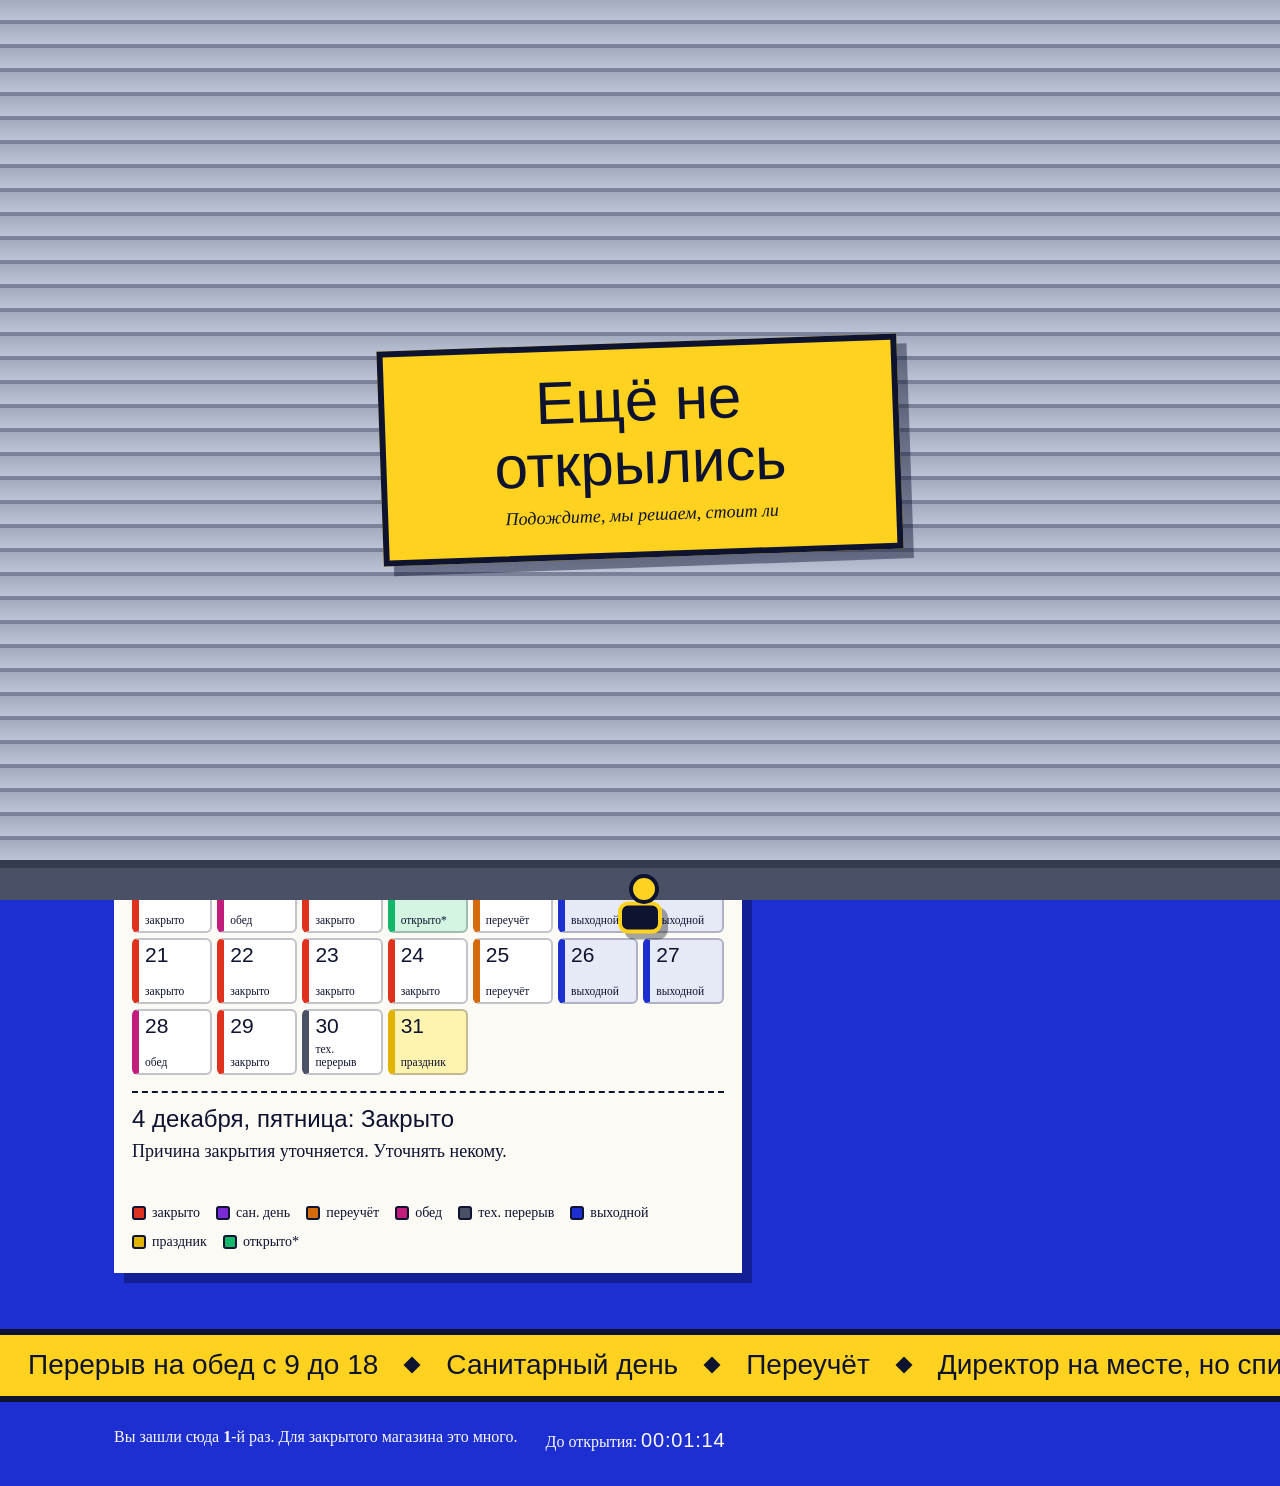
<file: index2.html>
<!DOCTYPE html>
<html lang="ru">
<head>
<meta charset="utf-8">
<meta name="viewport" content="width=device-width, initial-scale=1">
<title>Не работаем</title>
<meta name="description" content="Вывеска, которая не открывается. Расписание, причины закрытия, комната отдыха и штат бездельников.">
<meta name="theme-color" content="#1d2fd0">
<link rel="icon" href="data:image/svg+xml,%3Csvg xmlns='http://www.w3.org/2000/svg' viewBox='0 0 64 64'%3E%3Crect width='64' height='64' rx='12' fill='%23ffd21f'/%3E%3Ctext x='32' y='45' font-size='34' text-anchor='middle' font-family='Impact,sans-serif' fill='%230e1330'%3EZzz%3C/text%3E%3C/svg%3E">
<style>
  :root {
    --wall: #1d2fd0;
    --wall-d: #131f94;
    --sign: #ffd21f;
    --chalk: #fbfaf5;
    --stamp: #e0301e;
    --ink: #0e1330;
    --green: #0a8f5c;
    --display: Impact, Haettenschweiler, "Arial Narrow Bold", "Roboto Condensed", sans-serif;
    --text: Georgia, "Times New Roman", serif;
    --hand: "Segoe Print", "Bradley Hand", "Marker Felt", "Comic Sans MS", cursive;
  }
  * { box-sizing: border-box; }
  [hidden] { display: none !important; }
  html { overflow-x: hidden; }
  body {
    margin: 0;
    min-height: 100vh;
    min-height: 100dvh;
    display: flex;
    flex-direction: column;
    background-color: var(--wall);
    color: var(--chalk);
    font-family: var(--text);
    font-size: 18px;
    line-height: 1.6;
    transition: background-color .4s;
  }
  body::before {
    content: "";
    position: fixed;
    inset: 0;
    pointer-events: none;
    background-image:
      linear-gradient(rgba(255,255,255,.07) 2px, transparent 2px),
      linear-gradient(90deg, rgba(255,255,255,.07) 2px, transparent 2px);
    background-size: 88px 88px;
  }
  body.loading { overflow: hidden; }
  button { font: inherit; color: inherit; }
  :focus-visible { outline: 4px solid var(--chalk); outline-offset: 3px; }
  .paper :focus-visible, .on-yellow:focus-visible { outline-color: var(--ink); }
  .skip { position: absolute; left: -999px; top: 8px; background: var(--sign); color: var(--ink); padding: 8px 14px; z-index: 300; }
  .skip:focus { left: 8px; }

  /* ===== Рольставни ===== */
  #shutter {
    position: fixed;
    inset: 0;
    z-index: 200;
    transform: translateY(-101%);
    background: repeating-linear-gradient(180deg, #a3abc0 0, #bcc3d6 20px, #7a8299 20px, #7a8299 24px);
    pointer-events: none;
    will-change: transform;
  }
  #shutter.closed { transform: translateY(0); pointer-events: auto; }
  #shutter.closing { animation: sh-close .95s forwards; pointer-events: auto; }
  #shutter.opening { animation: sh-open 1.25s forwards; }
  @keyframes sh-close {
    0%   { transform: translateY(-101%); animation-timing-function: cubic-bezier(.55, 0, .9, .5); }
    52%  { transform: translateY(0); animation-timing-function: ease-out; }
    66%  { transform: translateY(-20px); animation-timing-function: ease-in; }
    78%  { transform: translateY(0); animation-timing-function: ease-out; }
    88%  { transform: translateY(-6px); animation-timing-function: ease-in; }
    100% { transform: translateY(0); }
  }
  @keyframes sh-open {
    0%   { transform: translateY(0); animation-timing-function: ease-out; }
    12%  { transform: translateY(-30px); animation-timing-function: ease-in; }
    22%  { transform: translateY(-14px); }
    40%  { transform: translateY(-14px); animation-timing-function: cubic-bezier(.45, 0, .8, .3); }
    100% { transform: translateY(-101%); }
  }
  .shutter-handle {
    position: absolute; left: 0; right: 0; bottom: 0; height: 40px;
    background: #4a5167; border-top: 8px solid #343b4e;
  }
  .shutter-handle::after {
    content: ""; position: absolute; left: 50%; top: 6px; width: 22px; height: 22px; margin-left: -11px;
    border-radius: 50%; background: var(--sign); border: 4px solid var(--ink);
  }
  .shutter-label {
    position: absolute; left: 50%; top: 50%;
    transform: translate(-50%, -50%) rotate(-2deg);
    width: min(520px, 86vw);
    text-align: center;
    background: var(--sign); color: var(--ink);
    border: 6px solid var(--ink);
    padding: 20px 28px 22px;
    box-shadow: 10px 10px 0 rgba(14, 19, 48, .45);
  }
  .shutter-label b { display: block; font-family: var(--display); font-weight: 400; font-size: clamp(36px, 8vw, 60px); line-height: 1.05; }
  .shutter-label span { display: block; margin-top: 6px; font-style: italic; }

  /* ===== Шапка ===== */
  .bar {
    position: relative; z-index: 20;
    display: flex; align-items: center; gap: 16px; flex-wrap: wrap;
    padding: 16px 24px;
    max-width: 1100px; width: 100%; margin: 0 auto;
  }
  .brand {
    background: none; border: 0; padding: 0; cursor: pointer;
    font-family: var(--display); font-size: 30px; letter-spacing: .02em; color: var(--chalk);
    text-shadow: 3px 3px 0 var(--ink);
  }
  .bar nav { display: flex; gap: 8px; flex-wrap: wrap; margin-left: auto; }
  .bar nav a {
    font-family: var(--display); font-size: 20px; letter-spacing: .02em;
    color: var(--chalk); text-decoration: none;
    padding: 4px 14px; border: 3px solid transparent; border-radius: 8px;
  }
  .bar nav a:hover { border-color: var(--chalk); }
  .bar nav a.on { background: var(--sign); color: var(--ink); border-color: var(--ink); box-shadow: 4px 4px 0 var(--ink); }
  .btn {
    font-family: var(--display); font-size: 22px; letter-spacing: .03em;
    background: var(--sign); color: var(--ink);
    border: 4px solid var(--ink); border-radius: 10px;
    padding: 8px 20px; cursor: pointer;
    box-shadow: 5px 5px 0 var(--ink);
    transition: transform .08s, box-shadow .08s;
  }
  .btn:hover { transform: translate(-1px, -1px); box-shadow: 6px 6px 0 var(--ink); }
  .btn:active { transform: translate(4px, 4px); box-shadow: 1px 1px 0 var(--ink); }
  .btn.alt { background: var(--chalk); }
  .btn.danger { background: var(--stamp); color: var(--chalk); }
  .btn[disabled] { opacity: .45; cursor: not-allowed; transform: none; box-shadow: 5px 5px 0 var(--ink); }
  .btn.small { font-size: 18px; padding: 4px 14px; box-shadow: 3px 3px 0 var(--ink); }
  .btn.small:active { transform: translate(3px, 3px); box-shadow: 0 0 0 var(--ink); }
  .party[aria-pressed="true"] { background: var(--stamp); color: var(--chalk); }

  /* ===== Страницы ===== */
  main { position: relative; z-index: 10; flex: 1; width: 100%; overflow: clip; }
  .page { display: none; max-width: 1100px; margin: 0 auto; padding: 16px 24px 56px; }
  .page.on { display: block; }
  h1, h2, h3 { font-family: var(--display); font-weight: 400; letter-spacing: .01em; margin: 0; }
  h1 { font-size: clamp(46px, 7.4vw, 96px); line-height: .96; text-shadow: 5px 5px 0 var(--ink); }
  h2.title { font-size: clamp(40px, 6vw, 68px); line-height: 1; text-shadow: 4px 4px 0 var(--ink); margin-bottom: 28px; }
  .lede { max-width: 38ch; font-size: 21px; margin: 22px 0 32px; }
  .paper { background: var(--chalk); color: var(--ink); box-shadow: 10px 10px 0 var(--wall-d); }

  /* ===== Главная ===== */
  .home-grid { display: grid; grid-template-columns: minmax(0, 1.25fr) minmax(0, .75fr); gap: 48px; align-items: start; }
  .hang { order: 2; }
  .swing { width: min(340px, 82vw); margin: 0 auto; transform-origin: 50% 10px; }
  .swing.enter { animation: drop .9s cubic-bezier(.2, .9, .3, 1.15) both, swing 3.6s .9s ease-in-out both; }
  .swing.kick { animation: swing2 1.8s ease-out both; }
  @keyframes drop { from { transform: translateY(-130%); } to { transform: translateY(0); } }
  @keyframes swing {
    0% { transform: rotate(0); } 12% { transform: rotate(10deg); } 28% { transform: rotate(-7.5deg); }
    44% { transform: rotate(5deg); } 60% { transform: rotate(-3deg); } 78% { transform: rotate(1.4deg); } 100% { transform: rotate(0); }
  }
  @keyframes swing2 {
    0% { transform: rotate(0); } 18% { transform: rotate(-7deg); } 40% { transform: rotate(4.5deg); }
    62% { transform: rotate(-2.4deg); } 82% { transform: rotate(1deg); } 100% { transform: rotate(0); }
  }
  .strings { display: block; width: 100%; height: auto; }
  .strings line { stroke: var(--chalk); stroke-width: 3; }
  .nail { fill: var(--sign); stroke: var(--ink); stroke-width: 3; }
  .sign {
    display: block; width: 100%; padding: 0; border: 0; background: none; cursor: pointer;
    perspective: 900px; margin-top: -4px;
  }
  .sign.fall { animation: fall 1.1s cubic-bezier(.5, 0, .9, .6) forwards; transform-origin: 85% 0; pointer-events: none; }
  .sign.gone { visibility: hidden; }
  @keyframes fall {
    0%   { transform: rotate(0); }
    18%  { transform: rotate(-16deg); }
    30%  { transform: translateY(-10px) rotate(-11deg); }
    100% { transform: translateY(150vh) rotate(52deg); }
  }
  .plate {
    position: relative; display: block; aspect-ratio: 340 / 220;
    transform-style: preserve-3d;
    transition: transform .8s cubic-bezier(.3, 1.5, .5, 1);
  }
  .plate.flip { transform: rotateY(180deg); }
  .face {
    position: absolute; inset: 0;
    display: flex; flex-direction: column; align-items: center; justify-content: center; gap: 6px;
    border: 8px solid var(--ink); border-radius: 16px;
    backface-visibility: hidden; -webkit-backface-visibility: hidden;
    box-shadow: 9px 9px 0 var(--wall-d);
  }
  .face.front { background: var(--sign); color: var(--ink); }
  .face.back { background: var(--stamp); color: var(--chalk); transform: rotateY(180deg); }
  .face .big { font-family: var(--display); font-size: clamp(54px, 15vw, 74px); line-height: 1; letter-spacing: .05em; }
  .face .note { font-family: var(--hand); font-size: 20px; transform: rotate(-3deg); }
  .hole { position: absolute; top: 12px; width: 16px; height: 16px; border-radius: 50%; background: var(--wall); border: 3px solid var(--ink); z-index: 2; }
  .hole.l { left: calc(14.1% - 8px); }
  .hole.r { right: calc(14.1% - 8px); }
  .aside { text-align: center; font-style: italic; margin: 28px 0 0; min-height: 3.2em; }
  .rehang { display: block; margin: 16px auto 0; }

  /* Календарь */
  .cal { padding: 18px 18px 20px; }
  .cal-head { display: flex; align-items: center; gap: 8px; flex-wrap: wrap; }
  .cal-head h3 { font-size: 32px; flex: 1 1 auto; margin-right: 8px; }
  .cal-grid { display: grid; grid-template-columns: repeat(7, minmax(0, 1fr)); gap: 5px; margin-top: 14px; }
  .cal-grid.slide-l { animation: slide-l .32s ease-out; }
  .cal-grid.slide-r { animation: slide-r .32s ease-out; }
  @keyframes slide-l { from { transform: translateX(36px); opacity: 0; } }
  @keyframes slide-r { from { transform: translateX(-36px); opacity: 0; } }
  .dow { font-weight: 700; font-size: 14px; text-align: center; }
  .dow.we { color: var(--stamp); }
  .day {
    display: flex; flex-direction: column; justify-content: space-between; gap: 2px;
    min-height: 66px; padding: 4px 6px; text-align: left; cursor: pointer;
    background: #fff; color: var(--ink);
    border: 2px solid rgba(14, 19, 48, .25); border-left: 7px solid var(--c, var(--stamp)); border-radius: 6px;
    font-family: var(--text);
  }
  .day:hover { background: #fff8d6; }
  .day .d { font-family: var(--display); font-size: 21px; line-height: 1; }
  .day .k { font-size: 11.5px; line-height: 1.15; }
  .day.today .d { color: var(--chalk); background: var(--stamp); border-radius: 50%; width: 1.5em; height: 1.5em; display: grid; place-items: center; font-size: 17px; }
  .day[aria-pressed="true"] { border-color: var(--ink); border-left-color: var(--c, var(--stamp)); box-shadow: 3px 3px 0 var(--ink); background: #fff3b0; }
  .t-weekend { background: #e6e9f6; }
  .t-holiday { background: #fff3b0; }
  .t-open { background: #d3f5e2; }
  .cal-detail { margin-top: 16px; border-top: 2px dashed var(--ink); padding-top: 12px; min-height: 5.4em; }
  .cal-detail b { display: block; font-family: var(--display); font-weight: 400; font-size: 24px; line-height: 1.15; }
  .cal-detail p { margin: 4px 0 0; }
  .cal-detail.pop { animation: pop .3s ease-out; }
  @keyframes pop { from { transform: translateY(6px); opacity: 0; } }
  .legend { list-style: none; margin: 14px 0 0; padding: 0; display: flex; flex-wrap: wrap; gap: 6px 16px; font-size: 14px; }
  .legend li { display: flex; align-items: center; gap: 6px; }
  .legend i { width: 14px; height: 14px; border-radius: 3px; background: var(--c); border: 2px solid var(--ink); }

  /* ===== Причины ===== */
  .stage { display: grid; grid-template-columns: minmax(0, .8fr) minmax(0, 1.2fr); gap: 48px; align-items: center; }
  .stage .actions { display: flex; gap: 14px; flex-wrap: wrap; margin-top: 8px; }
  .sheet {
    position: relative; max-width: 580px; padding: 40px 38px 28px;
    transform: rotate(-1.4deg);
  }
  .sheet::before, .sheet::after {
    content: ""; position: absolute; top: -15px; width: 100px; height: 30px; background: rgba(255, 210, 31, .85);
  }
  .sheet::before { left: 22px; transform: rotate(-6deg); }
  .sheet::after { right: 22px; transform: rotate(5deg); }
  .sheet h3 { font-size: 46px; color: var(--stamp); letter-spacing: .03em; margin-bottom: 10px; }
  .sheet p { font-size: 24px; margin: 0 0 .7em; }
  .sheet .sign-off { font-family: var(--hand); font-size: 22px; margin: 18px 0 0; transform: rotate(-2deg); }
  .sheet.tear { animation: tear .55s cubic-bezier(.5, 0, .9, .4) forwards; }
  .sheet.pin { animation: pin .6s cubic-bezier(.2, .9, .3, 1.25) both; }
  @keyframes tear { to { transform: translate(140px, 130%) rotate(26deg); opacity: 0; } }
  @keyframes pin { from { transform: translateY(-70px) rotate(-8deg); opacity: 0; } to { transform: rotate(-1.4deg); opacity: 1; } }
  .book { margin-top: 64px; max-width: 760px; padding: 22px 24px 18px; }
  .book h3 { font-size: 34px; }
  .book > p { margin: 4px 0 0; }
  .book form { display: flex; flex-direction: column; gap: 12px; margin-top: 14px; }
  .book textarea {
    font: inherit; font-size: 18px; min-height: 92px; padding: 10px 14px; resize: vertical;
    background: #fff; color: var(--ink); border: 4px solid var(--ink); border-radius: 10px;
  }
  .book form .btn { align-self: flex-start; }
  .complaints { list-style: none; margin: 18px 0 0; padding: 0; }
  .complaints li { position: relative; border-top: 2px dashed var(--ink); padding: 12px 150px 12px 0; }
  .complaints li q { font-style: italic; overflow-wrap: anywhere; }
  .complaints li small { display: block; margin-top: 4px; font-size: 15px; }

  /* Печать (общая) */
  .stamp {
    position: absolute; right: 12px; top: 50%; margin-top: -22px;
    border: 4px solid var(--stamp); color: var(--stamp); border-radius: 6px;
    font-family: var(--display); font-size: 26px; line-height: 1.25; padding: 0 10px; white-space: nowrap;
    transform: rotate(-9deg) scale(0); opacity: 0; pointer-events: none;
  }
  .stamp.green { border-color: var(--green); color: var(--green); }
  .stamp.hit { animation: slam .38s cubic-bezier(.2, 1.4, .4, 1) forwards; }
  .stamp.shown { transform: rotate(-9deg); opacity: .92; }
  @keyframes slam {
    0% { transform: rotate(-9deg) scale(3.4); opacity: 0; }
    55% { opacity: 1; }
    100% { transform: rotate(-9deg) scale(1); opacity: .92; }
  }

  /* ===== Развлечения ===== */
  .rest { display: grid; grid-template-columns: minmax(0, 1fr) minmax(0, 1fr); gap: 44px; align-items: start; }
  .lazy-wrap { text-align: center; }
  .lazy {
    width: 230px; height: 230px; border-radius: 50%; cursor: pointer;
    background: var(--stamp); color: var(--chalk);
    border: 8px solid var(--ink);
    font-family: var(--display); font-size: 40px; letter-spacing: .05em;
    box-shadow: inset 0 0 0 8px var(--stamp), inset 0 0 0 11px var(--chalk), 0 11px 0 var(--ink);
    transition: transform .06s, box-shadow .06s;
    -webkit-tap-highlight-color: transparent;
  }
  .lazy:active { transform: translateY(9px); box-shadow: inset 0 0 0 8px var(--stamp), inset 0 0 0 11px var(--chalk), 0 2px 0 var(--ink); }
  .score { font-family: var(--display); font-size: 44px; line-height: 1; margin: 30px 0 4px; text-shadow: 3px 3px 0 var(--ink); }
  .rate { margin: 0; font-style: italic; }
  .receipt { text-align: left; margin-top: 32px; padding: 16px 20px 8px; }
  .receipt h3 { font-size: 28px; margin-bottom: 4px; }
  .receipt ul { list-style: none; margin: 0; padding: 0; }
  .receipt li { display: grid; grid-template-columns: 1fr auto; gap: 2px 14px; align-items: center; padding: 11px 0; border-top: 2px dashed var(--ink); }
  .receipt li b { font-family: var(--display); font-weight: 400; font-size: 21px; }
  .receipt li small { grid-column: 1; font-size: 15px; }
  .receipt li .btn { grid-column: 2; grid-row: 1 / span 2; }
  .float { position: fixed; z-index: 150; pointer-events: none; font-family: var(--display); font-size: 32px; color: var(--sign); text-shadow: 3px 3px 0 var(--ink); animation: up 1s ease-out forwards; }
  @keyframes up { to { transform: translateY(-110px); opacity: 0; } }
  .react {
    display: block; width: 100%; min-height: 156px; padding: 18px 22px; text-align: left; cursor: pointer;
    background: var(--ink); color: var(--chalk);
    border: 6px solid var(--chalk); border-radius: 12px;
    font-family: var(--display); font-size: 32px; line-height: 1.15;
    transition: background-color .12s;
  }
  .react small { display: block; margin-top: 8px; font-family: var(--text); font-size: 18px; line-height: 1.4; }
  .react.wait { background: var(--stamp); }
  .react.go { background: #12b76a; color: var(--ink); }
  .react.early { background: var(--sign); color: var(--ink); }
  .daybest { margin-top: 14px; display: flex; flex-wrap: wrap; align-items: end; gap: 10px 20px; }
  .daybest-line { margin: 0; flex: 1 1 220px; font-family: var(--display); font-size: 24px; line-height: 1.2; text-shadow: 2px 2px 0 var(--ink); }
  .daybest-line.beat { animation: pop .4s ease-out; color: var(--sign); }
  .nick { display: flex; flex-direction: column; font-size: 15px; flex: 0 1 200px; }
  .nick input { font: inherit; font-size: 18px; padding: 6px 10px; margin-top: 4px; background: var(--chalk); color: var(--ink); border: 4px solid var(--ink); border-radius: 8px; }
  .play-h { font-size: 30px; margin: 0 0 12px; text-shadow: 3px 3px 0 var(--ink); }
  .side > * + * { margin-top: 36px; }
  .arena { position: relative; height: 190px; border: 4px dashed var(--chalk); border-radius: 12px; overflow: hidden; touch-action: none; cursor: default; }
  .arena .btn { position: absolute; left: 18px; top: 68px; pointer-events: none; transition: left .16s cubic-bezier(.2, .9, .3, 1.2), top .16s cubic-bezier(.2, .9, .3, 1.2); }
  .arena-note { margin: 10px 0 0; font-style: italic; min-height: 3em; }

  /* ===== Штат ===== */
  table.roster { width: 100%; border-collapse: collapse; }
  .roster th { font-family: var(--display); font-weight: 400; font-size: 22px; text-align: left; padding: 14px 18px; border-bottom: 4px solid var(--ink); }
  .roster td { padding: 13px 18px; border-bottom: 2px solid rgba(14, 19, 48, .22); vertical-align: middle; }
  .roster td.who { position: relative; padding-right: 150px; }
  .roster tr.boss { background: #fff3b0; }
  .roster tr.leaving { opacity: 0; transition: opacity .45s .75s; }
  .roster tr.shake td { animation: shake .45s; }
  @keyframes shake { 0%, 100% { transform: translateX(0); } 20% { transform: translateX(-9px); } 40% { transform: translateX(9px); } 60% { transform: translateX(-5px); } 80% { transform: translateX(5px); } }
  .nm { font-family: var(--display); font-size: 25px; overflow-wrap: anywhere; }
  .tag { display: inline-block; margin-left: 8px; font-size: 13px; line-height: 1.5; border: 2px solid var(--ink); border-radius: 4px; padding: 0 6px; vertical-align: 5px; white-space: nowrap; }
  .acts { white-space: nowrap; }
  .acts .btn + .btn { margin-left: 8px; }
  .hire { display: flex; gap: 12px; flex-wrap: wrap; padding: 18px; border-top: 4px solid var(--ink); }
  .hire input {
    flex: 1 1 220px; font: inherit; font-size: 20px; padding: 8px 14px;
    background: #fff; color: var(--ink); border: 4px solid var(--ink); border-radius: 10px;
  }
  .hire-msg { margin: 0; padding: 0 18px; min-height: 1.6em; font-weight: 700; }
  .roster-note { padding: 6px 18px 18px; margin: 0; font-style: italic; font-size: 16px; }
  .empty td { font-style: italic; }

  /* ===== Бегущая строка, подвал, тост ===== */
  .ticker { position: relative; z-index: 10; overflow: hidden; background: var(--sign); color: var(--ink); border-block: 6px solid var(--ink); }
  .track { display: flex; width: max-content; animation: run 50s linear infinite; }
  body.party .track { animation-duration: 9s; }
  .track span { display: flex; align-items: center; gap: 28px; padding: 8px 0 8px 28px; white-space: nowrap; font-family: var(--display); font-size: 28px; }
  .track span::after { content: ""; width: 12px; height: 12px; background: var(--ink); transform: rotate(45deg); }
  @keyframes run { to { transform: translateX(-50%); } }
  footer { position: relative; z-index: 10; max-width: 1100px; width: 100%; margin: 0 auto; padding: 22px 24px 30px; font-size: 16px; display: flex; flex-wrap: wrap; gap: 6px 28px; }
  #cd { font-family: var(--display); font-weight: 400; font-size: 20px; letter-spacing: .04em; }
  #fx { position: fixed; inset: 0; width: 100%; height: 100%; z-index: 120; pointer-events: none; }
  #toast {
    position: fixed; left: 50%; bottom: 24px; z-index: 160;
    transform: translate(-50%, 180%);
    max-width: min(520px, 90vw);
    background: var(--ink); color: var(--chalk);
    border: 4px solid var(--sign); border-radius: 10px;
    padding: 12px 18px; box-shadow: 6px 6px 0 rgba(0, 0, 0, .35);
    transition: transform .35s cubic-bezier(.3, 1.4, .5, 1);
  }
  #toast.on { transform: translate(-50%, 0); }

  /* ===== Корпоратив ===== */
  body.party { animation: wall 2.4s steps(1) infinite; }
  @keyframes wall {
    0% { background-color: #1d2fd0; } 20% { background-color: #c21d7a; } 40% { background-color: #0a8f5c; }
    60% { background-color: #7a2bd6; } 80% { background-color: #d46a0a; }
  }

  @media (max-width: 860px) {
    .home-grid, .stage, .rest { grid-template-columns: minmax(0, 1fr); gap: 32px; }
    .hang { order: -1; }
    .bar nav { margin-left: 0; width: 100%; }
    .roster th, .roster td { padding: 10px 10px; }
    .roster td.who { padding-right: 10px; }
    .roster .stamp { right: 4px; font-size: 20px; margin-top: -18px; }
    .acts { white-space: normal; }
    .acts .btn { display: block; width: 100%; }
    .acts .btn + .btn { margin: 8px 0 0; }
    .complaints li { padding-right: 0; }
    .complaints .stamp { position: relative; right: auto; top: auto; margin: 8px 0 0; display: inline-block; }
  }
  @media (max-width: 520px) {
    .day { min-height: 46px; padding: 3px 4px; border-left-width: 5px; }
    .day .k { display: none; }
    .day .d { font-size: 18px; }
    .cal { padding: 14px 10px 16px; }
    .cal-grid { gap: 3px; }
  }
  @media (prefers-reduced-motion: reduce) {
    *, *::before, *::after { animation-duration: .01ms !important; animation-delay: 0s !important; animation-iteration-count: 1 !important; transition-duration: .01ms !important; }
    .track { animation: none !important; }
    body.party { animation: none !important; background-color: #c21d7a; }
  }
</style>
</head>
<body class="loading">
<a class="skip" href="#main">К содержимому</a>

<div id="shutter" class="closed" aria-hidden="true">
  <div class="shutter-label"><b id="shLabel">Ещё не открылись</b><span id="shSub">Подождите, мы решаем, стоит ли</span></div>
  <div class="shutter-handle"></div>
</div>

<header class="bar">
  <button class="brand" id="brand" type="button">Не работаем</button>
  <nav aria-label="Разделы">
    <a href="#home" data-page="home">Главная</a>
    <a href="#reasons" data-page="reasons">Причины</a>
    <a href="#play" data-page="play">Развлечения</a>
    <a href="#staff" data-page="staff">Штат</a>
  </nav>
  <button class="btn small party" id="party" type="button" aria-pressed="false">Корпоратив</button>
</header>

<main id="main">

  <section class="page" id="home" aria-labelledby="h-home">
    <div class="home-grid">
      <div>
        <h1 id="h-home">Мы не работаем. Вам тоже не советуем.</h1>
        <p class="lede">Это сайт-вывеска. Здесь ничего не продают и не обещают. Расписание ниже, нажмите на день, чтобы узнать подробности.</p>
        <div class="paper cal">
          <div class="cal-head">
            <h3 id="calTitle"></h3>
            <button class="btn small alt" id="calPrev" type="button" aria-label="Предыдущий месяц">‹</button>
            <button class="btn small alt" id="calToday" type="button">Сегодня</button>
            <button class="btn small alt" id="calNext" type="button" aria-label="Следующий месяц">›</button>
          </div>
          <div class="cal-grid" id="calGrid"></div>
          <div class="cal-detail" id="calDetail" aria-live="polite"></div>
          <ul class="legend" id="legend"></ul>
        </div>
      </div>
      <div class="hang">
        <div class="swing" id="swing">
          <svg class="strings" viewBox="0 0 340 112" aria-hidden="true">
            <line id="lineL" x1="170" y1="12" x2="48" y2="112"></line>
            <line id="lineR" x1="170" y1="12" x2="292" y2="112"></line>
            <circle class="nail" cx="170" cy="12" r="9"></circle>
          </svg>
          <button class="sign on-yellow" id="sign" type="button" aria-label="Перевернуть табличку">
            <span class="plate" id="plate">
              <i class="hole l"></i><i class="hole r"></i>
              <span class="face front"><span class="big">ЗАКРЫТО</span><span class="note">вернёмся никогда</span></span>
              <span class="face back"><span class="big">ОТКРЫТО</span><span class="note">(показалось)</span></span>
            </span>
          </button>
        </div>
        <p class="aside" id="signMsg" aria-live="polite">Табличку можно перевернуть. Только аккуратно.</p>
        <button class="btn rehang" id="rehang" type="button" hidden>Повесить обратно</button>
      </div>
    </div>
  </section>

  <section class="page" id="reasons" aria-labelledby="h-reasons">
    <h2 class="title" id="h-reasons">Почему закрыто</h2>
    <div class="stage">
      <div>
        <p class="lede" style="margin-top:0">Причина меняется каждый раз. Правдивой не бывает ни одна.</p>
        <div class="actions">
          <button class="btn" id="newReason" type="button">Новая причина</button>
          <button class="btn alt" id="copyReason" type="button">Скопировать текст</button>
        </div>
      </div>
      <div class="sheet paper pin" id="sheet">
        <h3>Объявление</h3>
        <p>Магазин закрыт. Причина: <span id="why"></span>.</p>
        <p>Вернёмся <span id="when"></span>.</p>
        <p class="sign-off">Администрация</p>
      </div>
    </div>
    <div class="book paper">
      <h3>Жалобная книга</h3>
      <p>Каждая жалоба рассматривается немедленно и уходит лично директору.</p>
      <form id="bookForm">
        <textarea id="bookText" maxlength="200" placeholder="Например: я пришёл, а вы закрыты" aria-label="Текст жалобы"></textarea>
        <button class="btn" type="submit">Оставить жалобу</button>
      </form>
      <ul class="complaints" id="complaints"></ul>
    </div>
  </section>

  <section class="page" id="play" aria-labelledby="h-play">
    <h2 class="title" id="h-play">Комната отдыха</h2>
    <div class="rest">
      <div class="lazy-wrap">
        <button class="lazy" id="lazy" type="button">Лениться</button>
        <p class="score"><span id="score">0</span> мин отдыха</p>
        <p class="rate" id="rate"></p>
        <div class="receipt paper">
          <h3>Чек на удобства</h3>
          <ul id="shop"></ul>
        </div>
      </div>
      <div class="side">
        <div>
          <h3 class="play-h">Проверка бодрости</h3>
          <button class="react" id="react" type="button">
            Нажмите, чтобы начать<small>Когда экран станет зелёным, жмите как можно быстрее.</small>
          </button>
          <div class="daybest">
            <p class="daybest-line" id="dayBest" aria-live="polite">Рекорд дня: загружаем…</p>
            <label class="nick">Ваше имя для рекорда
              <input id="nick" type="text" maxlength="24" placeholder="Аноним" autocomplete="nickname">
            </label>
          </div>
        </div>
        <div>
          <h3 class="play-h">Кнопка «Работать»</h3>
          <div class="arena" id="arena">
            <button class="btn" id="dodge" type="button">Работать</button>
          </div>
          <p class="arena-note" id="dodgeNote" aria-live="polite">Попробуйте навести на неё курсор.</p>
        </div>
      </div>
    </div>
  </section>

  <section class="page" id="staff" aria-labelledby="h-staff">
    <h2 class="title" id="h-staff">Штатное расписание</h2>
    <div class="paper">
      <table class="roster">
        <thead><tr><th scope="col">Сотрудник</th><th scope="col">Должность</th><th scope="col">Кадровые решения</th></tr></thead>
        <tbody id="rosterBody"></tbody>
      </table>
      <form class="hire" id="hire">
        <input id="hireName" type="text" maxlength="24" placeholder="Имя нового сотрудника" aria-label="Имя нового сотрудника" autocomplete="off">
        <button class="btn" id="hireBtn" type="submit">Принять на работу</button>
      </form>
      <p class="hire-msg" id="hireMsg" aria-live="polite"></p>
      <p class="roster-note" id="staffNote"></p>
    </div>
  </section>

</main>

<div class="ticker" aria-hidden="true">
  <div class="track" id="track">
    <span>Перерыв на обед с 9 до 18</span><span>Санитарный день</span><span>Переучёт</span><span>Директор на месте, но спит</span><span>Ушли на склад, вернёмся не скоро</span><span>Касса не работает</span><span>Звоните завтра, телефона нет</span><span>Заходите вчера</span>
  </div>
</div>

<footer>
  <span>Вы зашли сюда <b id="visits">1</b>-й раз. Для закрытого магазина это много.</span>
  <span>До открытия: <b id="cd">00:00:00</b></span>
</footer>

<canvas id="fx" aria-hidden="true"></canvas>
<div id="toast" role="status" aria-live="polite"></div>

<script>
(function () {
  "use strict";

  /* ===== Меняйте этот блок под себя ===== */

  // Адрес базы Firebase Realtime Database. Пока пусто, штат хранится только в браузере посетителя.
  // Пример: "https://ne-rabotaem-default-rtdb.europe-west1.firebasedatabase.app"
  var DB_URL = "https://ne-rabotaem-default-rtdb.europe-west1.firebasedatabase.app";

  // Директор. Его нельзя уволить или понизить: он задан здесь, а не в базе.
  var DIRECTOR = { name: "Никитка", role: "Директор по ничегонеделанию" };

  var REASONS = [
    "сотрудники изучают, как работают люди, которые работают",
    "кот наступил на кассу, и она ушла на больничный",
    "идёт обновление реальности, осталось 97%",
    "все хорошие идеи закончились, новую партию привезут во вторник",
    "переучёт: мы считаем, сколько мы не работаем",
    "совещание о том, нужны ли совещания",
    "санитарный день, санитарами назначены все, но никто не пришёл",
    "дедлайн отложен до выяснения обстоятельств",
    "ждём вдохновения, оно написало, что задержится",
    "переезд в другое измерение, коробки уже собраны",
    "мы вышли за хлебом в 2019 году",
    "обед, он начался в понедельник и всё ещё идёт",
    "отключили интернет, а что делать без него, мы не помним",
    "технический перерыв: у техники тоже есть чувства",
    "директор спит, будить его запрещено уставом"
  ];
  var WHEN = [
    "в понедельник, в какой именно, не уточняем",
    "после обеда, но не сегодняшнего",
    "как только, так сразу",
    "через 15 минут, отсчёт запущен в 2019 году",
    "когда будет настроение, оно пока на курсах",
    "никогда, но в хорошем настроении",
    "в следующую пятницу, если пятница согласится",
    "после дождичка в четверг"
  ];
  var ROLES = [
    "Заместитель по перекурам", "Старший специалист по лежанию", "Ведущий отдыхающий",
    "Начальник отдела «Потом»", "Хранитель дивана", "Мастер отмазок", "Главный по чаю",
    "Инспектор по зеванию", "Менеджер по откладыванию", "Стажёр по безделью",
    "Эксперт по прокрастинации", "Смотритель холодильника", "Генеральный по мемам"
  ];
  /* ====================================== */

  var PAGES = { home: "Главная", reasons: "Причины", play: "Развлечения", staff: "Штат" };
  var SUBS = ["Секунду, поднимаем рольставню", "Ключи у Людмилы, а Людмила на обеде", "Сейчас откроем, нет, показалось", "Не отходите, мы быстро (нет)", "Рольставню заело, пинаем"];
  var OPENING = ["Открываем, не толкайтесь", "Поднимаем, держитесь", "Тянем вдвоём", "Скрипит, но едет"];

  var reduce = window.matchMedia && matchMedia("(prefers-reduced-motion: reduce)").matches;
  var $ = function (s, r) { return (r || document).querySelector(s); };
  var $$ = function (s, r) { return Array.prototype.slice.call((r || document).querySelectorAll(s)); };
  var wait = function (ms, fn) { return setTimeout(fn, reduce ? 0 : ms); };
  var pick = function (a) { return a[Math.floor(Math.random() * a.length)]; };
  var store = {
    get: function (k, d) { try { var v = localStorage.getItem(k); return v === null ? d : JSON.parse(v); } catch (e) { return d; } },
    set: function (k, v) { try { localStorage.setItem(k, JSON.stringify(v)); } catch (e) {} }
  };
  /* ===== База ===== */
  DB_URL = String(DB_URL || "").replace(/\/+$/, "");
  var shared = /^https:\/\//.test(DB_URL);
  function req(method, path, body) {
    var opt = { method: method };
    if (body !== undefined) { opt.headers = { "Content-Type": "application/json" }; opt.body = JSON.stringify(body); }
    return fetch(DB_URL + path + ".json", opt).then(function (r) {
      if (!r.ok) throw new Error("HTTP " + r.status);
      return r.json();
    });
  }
  function el(tag, cls, text) {
    var e = document.createElement(tag);
    if (cls) e.className = cls;
    if (text != null) e.textContent = text;
    return e;
  }
  function replay(node, cls, remove) {
    (remove || []).forEach(function (c) { node.classList.remove(c); });
    node.classList.remove(cls);
    void node.offsetWidth;
    node.classList.add(cls);
  }
  function flash(btn, text, ms) {
    var old = btn.getAttribute("data-label") || btn.textContent;
    btn.setAttribute("data-label", old);
    btn.textContent = text;
    setTimeout(function () { btn.textContent = old; }, ms || 1400);
  }
  function stampIt(st, text, color) {
    st.textContent = text;
    st.className = "stamp" + (color ? " " + color : "");
    void st.offsetWidth;
    st.classList.add("hit");
  }

  /* ===== Тост ===== */
  var toastEl = $("#toast"), toastT = 0;
  function toast(msg) {
    toastEl.textContent = msg;
    toastEl.classList.add("on");
    clearTimeout(toastT);
    toastT = setTimeout(function () { toastEl.classList.remove("on"); }, 3400);
  }

  /* ===== Конфетти ===== */
  var cv = $("#fx"), cx = cv.getContext("2d"), parts = [], raf = 0;
  var COLORS = ["#ffd21f", "#e0301e", "#fbfaf5", "#12b76a", "#0e1330"];
  function sizeCanvas() { cv.width = innerWidth; cv.height = innerHeight; }
  sizeCanvas();
  addEventListener("resize", sizeCanvas);
  function burst(x, y, n, colors) {
    if (reduce) return;
    for (var i = 0; i < n; i++) {
      var a = Math.random() * Math.PI * 2, v = 4 + Math.random() * 9;
      parts.push({ x: x, y: y, vx: Math.cos(a) * v, vy: Math.sin(a) * v - 6, r: Math.random() * 6.28,
        vr: (Math.random() - .5) * .4, w: 6 + Math.random() * 7, h: 4 + Math.random() * 6, c: pick(colors || COLORS), life: 80 + Math.random() * 50 });
    }
    if (!raf) raf = requestAnimationFrame(loop);
  }
  function loop() {
    cx.clearRect(0, 0, cv.width, cv.height);
    for (var i = parts.length - 1; i >= 0; i--) {
      var p = parts[i];
      p.vy += .35; p.vx *= .99; p.x += p.vx; p.y += p.vy; p.r += p.vr; p.life--;
      if (p.life <= 0 || p.y > cv.height + 20) { parts.splice(i, 1); continue; }
      cx.save(); cx.translate(p.x, p.y); cx.rotate(p.r);
      cx.fillStyle = p.c; cx.globalAlpha = Math.min(1, p.life / 30);
      cx.fillRect(-p.w / 2, -p.h / 2, p.w, p.h); cx.restore();
    }
    raf = parts.length ? requestAnimationFrame(loop) : 0;
  }

  /* ===== Рольставни и страницы ===== */
  var shutter = $("#shutter"), current = "home", busy = false;
  function closeShutter(label, sub, done) {
    $("#shLabel").textContent = label;
    $("#shSub").textContent = sub;
    shutter.className = "closing";
    wait(950, function () { shutter.className = "closed"; if (done) done(); });
  }
  function openShutter(done) {
    $("#shSub").textContent = pick(OPENING);
    shutter.className = "opening";
    wait(1250, function () { shutter.className = ""; if (done) done(); });
  }

  var enter = {
    home: function () { if (!fallen) replay($("#swing"), "enter", ["kick"]); },
    reasons: function () { replay($("#sheet"), "pin", ["tear"]); },
    staff: function () { refreshStaff(); },
    play: function () { loadDayRec(); }
  };
  function show(page, skipEnter) {
    $$(".page").forEach(function (p) { p.classList.toggle("on", p.id === page); });
    $$(".bar nav a").forEach(function (a) {
      var on = a.getAttribute("data-page") === page;
      a.classList.toggle("on", on);
      if (on) a.setAttribute("aria-current", "page"); else a.removeAttribute("aria-current");
    });
    current = page;
    window.scrollTo(0, 0);
    document.title = page === "home" ? "Не работаем" : PAGES[page] + ": не работаем";
    if (!skipEnter && enter[page]) enter[page]();
  }
  function go(page, noPush) {
    if (!PAGES[page] || busy || page === current) return;
    busy = true;
    closeShutter(PAGES[page], pick(SUBS), function () {
      show(page, true);
      if (!noPush) { try { history.pushState({ p: page }, "", "#" + page); } catch (e) {} }
      wait(250, function () {
        openShutter(function () { busy = false; });
        wait(500, function () { if (enter[page]) enter[page](); });
      });
    });
  }
  $$(".bar nav a").forEach(function (a) {
    a.addEventListener("click", function (e) { e.preventDefault(); go(a.getAttribute("data-page")); });
  });
  var brandClicks = 0, brandT = 0;
  $("#brand").addEventListener("click", function () {
    brandClicks++;
    clearTimeout(brandT);
    brandT = setTimeout(function () { brandClicks = 0; }, 2500);
    if (brandClicks === 7) { brandClicks = 0; toast("Вы нашли секретный отдел. Здесь тоже никто не работает."); }
    go("home");
  });
  addEventListener("popstate", function () {
    var h = location.hash.slice(1);
    go(PAGES[h] ? h : "home", true);
  });

  /* ===== Календарь ===== */
  var MONTHS = ["Январь", "Февраль", "Март", "Апрель", "Май", "Июнь", "Июль", "Август", "Сентябрь", "Октябрь", "Ноябрь", "Декабрь"];
  var MONTHS_G = ["января", "февраля", "марта", "апреля", "мая", "июня", "июля", "августа", "сентября", "октября", "ноября", "декабря"];
  var DOW = ["Пн", "Вт", "Ср", "Чт", "Пт", "Сб", "Вс"];
  var DOW_FULL = ["понедельник", "вторник", "среда", "четверг", "пятница", "суббота", "воскресенье"];
  var TYPES = {
    closed: { short: "закрыто", title: "Закрыто", c: "#e0301e", notes: [
      "Закрыто по техническим, личным и философским причинам.",
      "Причина закрытия уточняется. Уточнять некому.",
      "Сегодня закрыто. Завтра посмотрим, но, скорее всего, тоже.",
      "Закрыто, потому что можем.",
      "Дверь заперта, ключ потерян, никто не ищет."] },
    sanitary: { short: "сан. день", title: "Санитарный день", c: "#7a2bd6", notes: [
      "Моем полы. Полов у нас нет, поэтому моем всё остальное.",
      "Дезинфекция от трудового энтузиазма.",
      "Протираем пыль. Пыль протестует."] },
    inventory: { short: "переучёт", title: "Переучёт", c: "#d46a0a", notes: [
      "Пересчитываем табуретки. Сбились на третьей.",
      "Считаем, сколько дней мы не работали. Цифра не помещается.",
      "Ищем, куда делся весь энтузиазм. Пока не нашли."] },
    lunch: { short: "обед", title: "Обед весь день", c: "#c21d7a", notes: [
      "Обед с 9:00 до 18:00. Без перерыва на работу.",
      "Ушли за пельменями. Вернёмся, когда доедим.",
      "Второе блюдо затянулось."] },
    tech: { short: "тех. перерыв", title: "Технический перерыв", c: "#4a5167", notes: [
      "Обновляем Windows. Осталось 2%. Уже третий час.",
      "Перезагружаем сотрудников. Пока не загрузились.",
      "Чиним то, что не ломалось."] },
    weekend: { short: "выходной", title: "Выходной", c: "#1d2fd0", notes: [
      "Выходной. Отдыхаем от будней, в которые тоже отдыхали.",
      "Выходные созданы для этого. Будни, впрочем, тоже.",
      "Законный выходной. Незаконные были в будни."] },
    holiday: { short: "праздник", title: "Праздник", c: "#e0b400", notes: [] },
    open: { short: "открыто*", title: "Открыто*", c: "#12b76a", notes: [
      "* С 03:00 до 03:01 по местному времени. Вы опоздали."] }
  };
  var HOLIDAYS = {
    "01-01": ["Новый год", "Спим до 2 января. Или до марта."],
    "01-07": ["Рождество", "Празднуем лёжа."],
    "02-14": ["День святого Валентина", "Любим отдых. Взаимно."],
    "02-23": ["23 февраля", "Защищаем право на отдых."],
    "03-08": ["8 марта", "Дарим цветы и не работаем."],
    "04-01": ["День смеха", "Сегодня открыто. Шутка."],
    "05-01": ["Праздник весны и труда", "Весну отмечаем, труд пропускаем."],
    "05-09": ["День Победы", "Выходной. Помним."],
    "06-12": ["День России", "Государственный выходной. Наш ничем не отличается."],
    "09-01": ["1 сентября", "У студентов начинается учёба. У нас ничего не начинается."],
    "11-04": ["День народного единства", "Единогласно решили не работать."],
    "11-08": ["День рождения сайта", "Сайт открылся 8 ноября 2026 года и с тех пор не работает."],
    "12-31": ["31 декабря", "Режем салаты. Работу не режем, её и так нет."]
  };
  var WEEKDAY_POOL = ["closed", "closed", "closed", "closed", "sanitary", "inventory", "lunch", "tech"];
  var pad = function (n) { return (n < 10 ? "0" : "") + n; };
  function hash(s) {
    var h = 2166136261;
    for (var i = 0; i < s.length; i++) { h ^= s.charCodeAt(i); h = Math.imul(h, 16777619); }
    return h >>> 0;
  }
  var openCache = {};
  function openDay(y, m) {
    var k = y + "-" + m;
    if (k in openCache) return openCache[k];
    var days = new Date(y, m + 1, 0).getDate(), cands = [];
    for (var d = 1; d <= days; d++) {
      var dow = (new Date(y, m, d).getDay() + 6) % 7;
      if (dow < 5 && !HOLIDAYS[pad(m + 1) + "-" + pad(d)]) cands.push(d);
    }
    return (openCache[k] = cands[hash("open" + k) % cands.length]);
  }
  function info(y, m, d) {
    var k = y + "-" + pad(m + 1) + "-" + pad(d), md = pad(m + 1) + "-" + pad(d);
    var dow = (new Date(y, m, d).getDay() + 6) % 7;
    var doy = Math.round((Date.UTC(y, m, d) - Date.UTC(y, 0, 0)) / 864e5);
    if (HOLIDAYS[md]) return { type: "holiday", title: HOLIDAYS[md][0], note: HOLIDAYS[md][1], dow: dow };
    if (doy === 256) return { type: "holiday", title: "День программиста", note: "Код сам себя не напишет. Мы тоже.", dow: dow };
    var type = dow >= 5 ? "weekend" : d === openDay(y, m) ? "open" : WEEKDAY_POOL[hash(k) % WEEKDAY_POOL.length];
    var t = TYPES[type];
    return { type: type, title: t.title, note: t.notes[hash(k + "note") % t.notes.length], dow: dow };
  }
  var now = new Date(), calY = now.getFullYear(), calM = now.getMonth(), calSel = now.getDate();
  var calGrid = $("#calGrid"), calDetail = $("#calDetail");
  function renderCal(dir) {
    $("#calTitle").textContent = MONTHS[calM] + " " + calY;
    calGrid.textContent = "";
    DOW.forEach(function (n, i) { calGrid.appendChild(el("div", "dow" + (i >= 5 ? " we" : ""), n)); });
    var first = (new Date(calY, calM, 1).getDay() + 6) % 7, days = new Date(calY, calM + 1, 0).getDate();
    for (var i = 0; i < first; i++) calGrid.appendChild(el("div"));
    var t = new Date();
    for (var d = 1; d <= days; d++) {
      var inf = info(calY, calM, d), T = TYPES[inf.type];
      var b = el("button", "day t-" + inf.type);
      b.type = "button";
      b.style.setProperty("--c", T.c);
      b.setAttribute("data-d", d);
      b.setAttribute("aria-label", d + " " + MONTHS_G[calM] + ": " + inf.title);
      b.setAttribute("aria-pressed", d === calSel ? "true" : "false");
      if (d === t.getDate() && calM === t.getMonth() && calY === t.getFullYear()) b.classList.add("today");
      b.appendChild(el("span", "d", d));
      b.appendChild(el("span", "k", T.short));
      calGrid.appendChild(b);
    }
    if (dir) replay(calGrid, dir > 0 ? "slide-l" : "slide-r", ["slide-l", "slide-r"]);
    renderDetail(false);
  }
  function renderDetail(anim) {
    var inf = info(calY, calM, calSel);
    calDetail.textContent = "";
    calDetail.appendChild(el("b", null, calSel + " " + MONTHS_G[calM] + ", " + DOW_FULL[inf.dow] + ": " + inf.title));
    calDetail.appendChild(el("p", null, inf.note));
    if (anim) replay(calDetail, "pop");
  }
  calGrid.addEventListener("click", function (e) {
    var b = e.target.closest ? e.target.closest(".day") : null;
    if (!b) return;
    calSel = +b.getAttribute("data-d");
    $$(".day", calGrid).forEach(function (x) { x.setAttribute("aria-pressed", x === b ? "true" : "false"); });
    renderDetail(true);
  });
  function shiftMonth(n) {
    calM += n;
    if (calM < 0) { calM = 11; calY--; }
    if (calM > 11) { calM = 0; calY++; }
    calSel = 1;
    var t = new Date();
    if (calM === t.getMonth() && calY === t.getFullYear()) calSel = t.getDate();
    renderCal(n);
  }
  $("#calPrev").addEventListener("click", function () { shiftMonth(-1); });
  $("#calNext").addEventListener("click", function () { shiftMonth(1); });
  $("#calToday").addEventListener("click", function () {
    var t = new Date(), dir = (t.getFullYear() - calY) * 12 + (t.getMonth() - calM);
    calY = t.getFullYear(); calM = t.getMonth(); calSel = t.getDate();
    renderCal(dir === 0 ? 0 : dir);
    renderDetail(true);
  });
  var legend = $("#legend");
  Object.keys(TYPES).forEach(function (k) {
    var li = el("li"), sw = el("i");
    sw.style.setProperty("--c", TYPES[k].c);
    li.appendChild(sw); li.appendChild(document.createTextNode(TYPES[k].short));
    legend.appendChild(li);
  });
  renderCal(0);

  /* ===== Табличка ===== */
  var plate = $("#plate"), swing = $("#swing"), sign = $("#sign"), signMsg = $("#signMsg"), rehang = $("#rehang");
  var lineL = $("#lineL"), lineR = $("#lineR");
  var signBusy = false, flips = 0, fallen = false;
  var SIGNMSG = [
    "Показалось. Мы не работаем.",
    "Это не вы, это табличка глючит.",
    "Нет. Сегодня точно нет.",
    "Ровно секунду мы были открыты. Больше так не делаем.",
    "Табличка не согласна и вернулась на место."
  ];
  function kick() { replay(swing, "kick", ["enter"]); }
  function setLines(l, r) {
    lineL.setAttribute("x2", l[0]); lineL.setAttribute("y2", l[1]);
    lineR.setAttribute("x2", r[0]); lineR.setAttribute("y2", r[1]);
  }
  sign.addEventListener("click", function () {
    if (fallen || signBusy) return;
    flips++;
    if (flips > 5) { fall(); return; }
    signBusy = true;
    plate.classList.add("flip");
    kick();
    signMsg.textContent = flips === 4 ? "Осторожно, табличка держится на одном гвозде."
      : flips === 5 ? "Ещё раз, и она упадёт. Мы предупредили." : pick(SIGNMSG);
    wait(1900, function () {
      plate.classList.remove("flip");
      kick();
      wait(900, function () { signBusy = false; });
    });
  });
  function fall() {
    fallen = true; signBusy = true;
    swing.classList.remove("enter", "kick");
    setLines([156, 98], [190, 92]);
    signMsg.textContent = "Хрясь.";
    sign.classList.add("fall");
    wait(1100, function () {
      sign.classList.remove("fall");
      sign.classList.add("gone");
      signMsg.textContent = "Табличка упала. Теперь мы закрыты официально и навсегда.";
      rehang.hidden = false;
      rehang.focus({ preventScroll: true });
      burst(innerWidth / 2, innerHeight - 10, 50, ["#ffd21f", "#0e1330", "#a3abc0"]);
      toast("Вы сломали табличку. Счёт пришлём никогда.");
    });
  }
  rehang.addEventListener("click", function () {
    setLines([48, 112], [292, 112]);
    sign.classList.remove("gone");
    plate.classList.remove("flip");
    flips = 0; fallen = false; signBusy = false;
    rehang.hidden = true;
    replay(swing, "enter", ["kick"]);
    signMsg.textContent = "Повесили обратно. Больше так не делайте.";
  });

  /* ===== Причины ===== */
  var sheet = $("#sheet"), sheetBusy = false;
  function setReason() { $("#why").textContent = pick(REASONS); $("#when").textContent = pick(WHEN); }
  setReason();
  $("#newReason").addEventListener("click", function () {
    if (sheetBusy) return;
    sheetBusy = true;
    if (reduce) { setReason(); sheetBusy = false; return; }
    sheet.classList.remove("pin");
    sheet.classList.add("tear");
    sheet.addEventListener("animationend", function done() {
      sheet.removeEventListener("animationend", done);
      setReason();
      sheet.classList.remove("tear");
      void sheet.offsetWidth;
      sheet.classList.add("pin");
      sheetBusy = false;
    });
  });
  $("#copyReason").addEventListener("click", function () {
    var btn = this;
    var t = "Магазин закрыт. Причина: " + $("#why").textContent + ". Вернёмся " + $("#when").textContent + ".";
    try {
      navigator.clipboard.writeText(t).then(function () { flash(btn, "Скопировано"); }, function () { flash(btn, "Не вышло, выделите вручную", 2200); });
    } catch (e) { flash(btn, "Не вышло, выделите вручную", 2200); }
  });

  /* ===== Жалобная книга ===== */
  var VERDICTS = [
    "Отклонено: жалоба подана в нерабочее время.",
    "Передано директору. Директор спит.",
    "Принято к сведению. Сведения потеряны.",
    "Отклонено: на нас нельзя жаловаться, мы же не работаем.",
    "Рассмотрено. Решили ничего не делать.",
    "Подшито в папку «Потом»."
  ];
  var complaints = store.get("complaints", []);
  if (!Array.isArray(complaints)) complaints = [];
  var compList = $("#complaints");
  function renderComplaints(fresh) {
    compList.textContent = "";
    complaints.forEach(function (c, i) {
      var li = el("li"), st = el("span", "stamp");
      li.appendChild(el("q", null, c.text));
      li.appendChild(el("small", null, c.v));
      li.appendChild(st);
      compList.appendChild(li);
      if (fresh && i === 0) stampIt(st, "Рассмотрено");
      else { st.textContent = "Рассмотрено"; st.classList.add("shown"); }
    });
  }
  renderComplaints(false);
  $("#bookForm").addEventListener("submit", function (e) {
    e.preventDefault();
    var ta = $("#bookText"), text = ta.value.replace(/\s+/g, " ").trim().slice(0, 200);
    var btn = this.querySelector("button");
    if (!text) { ta.focus(); return; }
    function accept() {
      complaints.unshift({ text: text, v: pick(VERDICTS) });
      complaints = complaints.slice(0, 5);
      store.set("complaints", complaints);
      ta.value = "";
      renderComplaints(true);
    }
    if (!shared) { accept(); return; }
    btn.disabled = true;
    req("POST", "/complaints", { text: text, t: { ".sv": "timestamp" } }).then(accept, function () {
      toast("Жалоба не ушла: нет связи. Текст остался в поле, попробуйте ещё раз.");
    }).then(function () { btn.disabled = false; });
  });

  /* ===== Лень-кликер ===== */
  var ITEMS = [
    { name: "Подушка под спину", desc: "+1 минута за нажатие", base: 15, click: 1, sec: 0 },
    { name: "Кот на коленях", desc: "+1 минута в секунду", base: 60, click: 0, sec: 1 },
    { name: "Отпуск за свой счёт", desc: "+8 минут в секунду", base: 400, click: 0, sec: 8 }
  ];
  var S = store.get("lazy", null);
  if (!S || typeof S.n !== "number" || !S.items || S.items.length !== ITEMS.length) S = { n: 0, items: [0, 0, 0] };
  var fmt = function (n) { return Math.floor(n).toLocaleString("ru-RU"); };
  var cost = function (i) { return Math.round(ITEMS[i].base * Math.pow(1.35, S.items[i])); };
  function perClick() { var c = 1; ITEMS.forEach(function (it, i) { c += it.click * S.items[i]; }); return c; }
  function perSec() { var c = 0; ITEMS.forEach(function (it, i) { c += it.sec * S.items[i]; }); return c; }
  var shop = $("#shop"), shopBtns = [];
  ITEMS.forEach(function (it, i) {
    var li = el("li"), small = el("small"), btn = el("button", "btn small");
    btn.type = "button";
    btn.addEventListener("click", function () {
      var c = cost(i);
      if (S.n < c) return;
      S.n -= c; S.items[i]++; store.set("lazy", S); renderLazy();
    });
    li.appendChild(el("b", null, it.name)); li.appendChild(small); li.appendChild(btn); shop.appendChild(li);
    shopBtns.push({ small: small, btn: btn });
  });
  function renderLazy() {
    $("#score").textContent = fmt(S.n);
    $("#rate").textContent = "За нажатие: " + perClick() + ". В секунду: " + perSec() + ".";
    ITEMS.forEach(function (it, i) {
      shopBtns[i].small.textContent = it.desc + ". Куплено: " + S.items[i] + ".";
      shopBtns[i].btn.textContent = "Взять за " + fmt(cost(i));
      shopBtns[i].btn.disabled = S.n < cost(i);
    });
  }
  renderLazy();
  $("#lazy").addEventListener("click", function () {
    var inc = perClick(); S.n += inc; renderLazy();
    var r = this.getBoundingClientRect();
    var f = el("span", "float", "+" + inc);
    f.style.left = (r.left + r.width / 2 + (Math.random() - .5) * 120) + "px";
    f.style.top = (r.top + 20) + "px";
    f.addEventListener("animationend", function () { f.remove(); });
    document.body.appendChild(f);
  });
  setInterval(function () { var s = perSec(); if (s) S.n += s; renderLazy(); store.set("lazy", S); }, 1000);

  /* ===== Проверка бодрости ===== */
  var react = $("#react"), rState = "idle", rT0 = 0, rTimer = 0, best = store.get("best", 0);
  function rSet(cls, main, sub) {
    react.className = "react " + cls;
    react.textContent = main;
    react.appendChild(el("small", null, sub));
  }
  react.addEventListener("click", function () {
    if (rState === "idle" || rState === "done") {
      rState = "wait";
      rSet("wait", "Ждите зелёный", "Не нажимайте раньше времени.");
      rTimer = setTimeout(function () {
        rState = "go"; rT0 = performance.now(); rSet("go", "Жмите!", "");
      }, 1000 + Math.random() * 2500);
    } else if (rState === "wait") {
      clearTimeout(rTimer); rState = "done";
      rSet("early", "Рано", "Нажмите, чтобы попробовать ещё раз.");
    } else if (rState === "go") {
      var ms = Math.round(performance.now() - rT0); rState = "done";
      var verdict = ms < 200 ? "Подозрительно бодро. Вы точно не работаете?" : ms < 300 ? "Хорошо для отдыхающего." : ms < 450 ? "Идеальная форма расслабленности." : "Вы спали? Уважаем.";
      var rec = "";
      if (!best || ms < best) { best = ms; store.set("best", best); rec = " Ваш новый рекорд."; burst(innerWidth / 2, innerHeight / 2, 70); }
      rSet("idle", ms + " мс", verdict + rec + " Ваш лучший результат: " + best + " мс. Нажмите, чтобы повторить.");
      tryDayRecord(ms);
    }
  });

  /* ===== Рекорд дня (общий) ===== */
  var dayBestEl = $("#dayBest"), nickEl = $("#nick"), dayRec = null;
  nickEl.value = store.get("nick", "");
  nickEl.addEventListener("change", function () { store.set("nick", nickEl.value.replace(/\s+/g, " ").trim().slice(0, 24)); });
  function todayKey() {
    try { return new Intl.DateTimeFormat("en-CA", { timeZone: "Asia/Novosibirsk", year: "numeric", month: "2-digit", day: "2-digit" }).format(new Date()); }
    catch (e) { var d = new Date(); return d.getFullYear() + "-" + pad(d.getMonth() + 1) + "-" + pad(d.getDate()); }
  }
  function showDayRec() {
    if (!shared) { dayBestEl.textContent = "Рекорд дня появится, когда подключат базу."; return; }
    dayBestEl.textContent = dayRec ? "Рекорд дня: " + dayRec.ms + " мс, " + dayRec.name + "." : "Рекорда дня ещё нет. Станьте первым.";
  }
  function loadDayRec() {
    if (!shared) { showDayRec(); return Promise.resolve(); }
    return req("GET", "/records/" + todayKey()).then(function (r) {
      dayRec = r && typeof r.ms === "number" && typeof r.name === "string" ? r : null;
      showDayRec();
    }, function () { dayBestEl.textContent = "Рекорд дня не загрузился. Проверьте интернет."; });
  }
  function tryDayRecord(ms) {
    if (!shared || ms < 80) return;
    loadDayRec().then(function () {
      if (dayRec && ms >= dayRec.ms) return;
      var name = nickEl.value.replace(/\s+/g, " ").trim().slice(0, 24) || "Аноним";
      store.set("nick", name === "Аноним" ? "" : name);
      req("PUT", "/records/" + todayKey(), { ms: ms, name: name }).then(function () {
        dayRec = { ms: ms, name: name };
        dayBestEl.textContent = "Новый рекорд дня: " + ms + " мс, " + name + ".";
        replay(dayBestEl, "beat");
        burst(innerWidth / 2, innerHeight / 3, 120);
        toast("Рекорд дня ваш. Теперь все знают, что вы самый бодрый бездельник.");
      }, function () { loadDayRec(); });
    });
  }
  loadDayRec();
  setInterval(function () { if (current === "play" && !document.hidden) loadDayRec(); }, 20000);

  /* ===== Кнопка «Работать»: навестись невозможно ===== */
  var arena = $("#arena"), dodgeBtn = $("#dodge"), dodges = 0, dodgeNote = $("#dodgeNote"), lastFlee = 0;
  var DODGE_TIERS = [
    [100, "Вы потратили на работу больше сил, чем мы за год."],
    [50, "Кнопка подала заявление на отпуск."],
    [25, "Кнопка вызвала профсоюз."],
    [10, "Кнопка устала, но не сдаётся."],
    [0, "Даже не пытайтесь."]
  ];
  function dodgeText(extra) {
    var t = "";
    for (var i = 0; i < DODGE_TIERS.length; i++) if (dodges >= DODGE_TIERS[i][0]) { t = DODGE_TIERS[i][1]; break; }
    dodgeNote.textContent = (extra ? extra + " " : "") + "Увернулась: " + dodges + " раз. " + t;
  }
  function flee(px, py) {
    var ar = arena.getBoundingClientRect(), bw = dodgeBtn.offsetWidth, bh = dodgeBtn.offsetHeight;
    var maxX = Math.max(4, ar.width - bw - 12), maxY = Math.max(4, ar.height - bh - 12), bestX = 4, bestY = 4, bestD = -1;
    for (var i = 0; i < 18; i++) {
      var x = 4 + Math.random() * (maxX - 4), y = 4 + Math.random() * (maxY - 4);
      var dx = ar.left + x + bw / 2 - px, dy = ar.top + y + bh / 2 - py, dd = dx * dx + dy * dy;
      if (dd > bestD) { bestD = dd; bestX = x; bestY = y; }
    }
    dodgeBtn.style.left = Math.round(bestX) + "px";
    dodgeBtn.style.top = Math.round(bestY) + "px";
    dodges++;
    dodgeText();
  }
  function near(px, py) {
    var r = dodgeBtn.getBoundingClientRect();
    var dx = Math.max(r.left - px, 0, px - r.right), dy = Math.max(r.top - py, 0, py - r.bottom);
    if (Math.sqrt(dx * dx + dy * dy) < 70 && performance.now() - lastFlee > 60) {
      lastFlee = performance.now();
      flee(px, py);
    }
  }
  arena.addEventListener("pointermove", function (e) { near(e.clientX, e.clientY); });
  arena.addEventListener("pointerdown", function (e) { near(e.clientX, e.clientY); });
  arena.addEventListener("pointerenter", function (e) { near(e.clientX, e.clientY); });
  dodgeBtn.addEventListener("keydown", function (e) {
    if (e.key === "Enter" || e.key === " ") {
      e.preventDefault();
      var r = dodgeBtn.getBoundingClientRect();
      flee(r.left + r.width / 2, r.top + r.height / 2);
      dodgeText("Клавиатура тоже не поможет.");
    }
  });
  dodgeBtn.addEventListener("click", function (e) {
    e.preventDefault();
    var r = dodgeBtn.getBoundingClientRect();
    flee(r.left + r.width / 2, r.top + r.height / 2);
    dodgeText("Почти. Но нет.");
  });

  /* ===== Штат ===== */
  var staff = {}, pending = 0, MAX_STAFF = 60;
  var local = {
    get: function () { var o = store.get("staff2", {}); return o && typeof o === "object" && !Array.isArray(o) ? o : {}; },
    set: function (o) { store.set("staff2", o); }
  };
  var api = {
    list: function () {
      return shared ? req("GET", "/staff").then(function (o) { return o && typeof o === "object" ? o : {}; })
        : Promise.resolve(local.get());
    },
    add: function (p) {
      if (shared) return req("POST", "/staff", { name: p.name, role: p.role, t: { ".sv": "timestamp" } }).then(function (r) { return r.name; });
      var o = local.get(), id = "l" + Date.now() + Math.floor(Math.random() * 1000);
      o[id] = { name: p.name, role: p.role, t: Date.now() }; local.set(o);
      return Promise.resolve(id);
    },
    remove: function (id) {
      if (shared) return req("DELETE", "/staff/" + encodeURIComponent(id));
      var o = local.get(); delete o[id]; local.set(o); return Promise.resolve();
    },
    update: function (id, patch) {
      if (shared) return req("PATCH", "/staff/" + encodeURIComponent(id), patch);
      var o = local.get(); if (o[id]) { o[id].role = patch.role; local.set(o); } return Promise.resolve();
    }
  };
  var rosterBody = $("#rosterBody"), staffNote = $("#staffNote"), hireMsg = $("#hireMsg");
  function setNote(state) {
    staffNote.textContent = state === "error"
      ? "Не удалось загрузить общий список. Проверьте интернет и обновите страницу."
      : shared ? "Список общий: все посетители видят одних и тех же сотрудников. Обновляется каждые 15 секунд."
      : "Общий список пока не подключён, поэтому изменения видны только в этом браузере.";
  }
  function validEntry(p) { return p && typeof p.name === "string" && typeof p.role === "string"; }
  function count() { return Object.keys(staff).filter(function (k) { return validEntry(staff[k]); }).length; }
  function renderStaff() {
    rosterBody.textContent = "";
    rosterBody.appendChild(row(null, DIRECTOR, true));
    var ids = Object.keys(staff).filter(function (k) { return validEntry(staff[k]); });
    ids.sort(function (a, b) { return (staff[a].t || 0) - (staff[b].t || 0); });
    ids.forEach(function (id) { rosterBody.appendChild(row(id, staff[id], false)); });
    if (!ids.length) {
      var tr = el("tr", "empty"), td = el("td", null, "Больше в штате никого. Наймите кого-нибудь, директору скучно.");
      td.colSpan = 3; tr.appendChild(td); rosterBody.appendChild(tr);
    }
  }
  function row(id, p, boss) {
    var tr = el("tr", boss ? "boss" : null);
    var who = el("td", "who"), st = el("span", "stamp");
    who.appendChild(el("span", "nm", p.name));
    if (boss) { who.appendChild(el("span", "tag", "незаменим")); st.textContent = "Навсегда"; st.classList.add("shown"); }
    who.appendChild(st);
    var role = el("td", null, p.role);
    var acts = el("td", "acts");
    var up = el("button", "btn small alt", "Повысить"), out = el("button", "btn small danger", "Уволить");
    up.type = out.type = "button";
    acts.appendChild(up); acts.appendChild(out);
    tr.appendChild(who); tr.appendChild(role); tr.appendChild(acts);

    up.addEventListener("click", function () {
      if (boss) { toast(pick(["Выше уже некуда.", "Директора повышают только до директора.", "Повышение отклонено: и так начальник."])); return; }
      var r; do { r = pick(ROLES); } while (r === p.role && ROLES.length > 1);
      p.role = r; role.textContent = r;
      stampIt(st, "Повышен", "green");
      pending++;
      api.update(id, { role: r }).catch(function () { toast("Не удалось сохранить повышение. Проверьте интернет."); })
        .then(function () { pending--; });
    });
    out.addEventListener("click", function () {
      if (boss) {
        replay(tr, "shake");
        toast(pick([
          "Директора уволить нельзя. Попытка занесена в личное дело.",
          "Отказано. Директор назначен навсегда.",
          "Директор неприкосновенен. Вы, кстати, уволены. Шутка."]));
        return;
      }
      up.disabled = out.disabled = true;
      stampIt(st, "Уволен");
      tr.classList.add("leaving");
      pending++;
      wait(1250, function () {
        api.remove(id).then(function () {
          delete staff[id];
          renderStaff();
        }, function () {
          tr.classList.remove("leaving");
          st.className = "stamp";
          up.disabled = out.disabled = false;
          toast("Уволить не получилось: нет связи с базой.");
        }).then(function () { pending--; });
      });
    });
    return tr;
  }
  function refreshStaff() {
    if (pending) return;
    api.list().then(function (o) {
      if (pending) return;
      staff = o; renderStaff(); setNote("ok");
    }, function () { setNote("error"); });
  }
  $("#hire").addEventListener("submit", function (e) {
    e.preventDefault();
    var input = $("#hireName"), name = input.value.replace(/\s+/g, " ").trim().slice(0, 24);
    if (!name) { hireMsg.textContent = "Впишите имя."; input.focus(); return; }
    if (name.toLowerCase() === DIRECTOR.name.toLowerCase()) { hireMsg.textContent = "Директор у нас один, и место занято."; return; }
    if (count() >= MAX_STAFF) { hireMsg.textContent = "Штат переполнен. Сначала уволите кого-нибудь."; return; }
    var p = { name: name, role: pick(ROLES) }, btn = $("#hireBtn");
    btn.disabled = true; pending++;
    api.add(p).then(function (id) {
      p.t = Date.now(); staff[id] = p;
      renderStaff();
      var rows = rosterBody.querySelectorAll("tr");
      var last = rows[rows.length - 1];
      if (last) stampIt(last.querySelector(".stamp"), "Принят", "green");
      hireMsg.textContent = name + " принят на должность «" + p.role + "».";
      input.value = "";
    }, function () {
      hireMsg.textContent = "Не получилось связаться с базой. Попробуйте ещё раз.";
    }).then(function () { btn.disabled = false; pending--; });
  });
  setNote("ok");
  refreshStaff();
  setInterval(function () { if (shared && current === "staff" && !document.hidden) refreshStaff(); }, 15000);

  /* ===== Корпоратив ===== */
  var partyTimer = 0, partyBtn = $("#party");
  partyBtn.addEventListener("click", function () {
    var on = document.body.classList.toggle("party");
    partyBtn.setAttribute("aria-pressed", on ? "true" : "false");
    partyBtn.textContent = on ? "Корпоратив идёт" : "Корпоратив";
    clearInterval(partyTimer);
    if (on) {
      burst(innerWidth / 2, innerHeight * .4, 120);
      partyTimer = setInterval(function () { burst(Math.random() * innerWidth, innerHeight * .25, 40); }, 900);
    }
  });

  /* ===== Пасхалка: запретное слово ===== */
  var buf = "";
  addEventListener("keydown", function (e) {
    var t = e.target;
    if (t && /^(INPUT|TEXTAREA)$/.test(t.tagName)) return;
    if (!e.key || e.key.length !== 1) return;
    buf = (buf + e.key.toLowerCase()).slice(-6);
    if ((buf === "работа" || buf === "hf,jnf") && !busy) {
      buf = ""; busy = true;
      closeShutter("Это слово здесь не говорят", "Держите себя в руках", function () {
        wait(900, function () { openShutter(function () { busy = false; }); });
      });
    }
  });

  /* ===== Отсчёт до открытия ===== */
  var cdLeft = 30 + Math.floor(Math.random() * 60), postpones = 0, cdEl = $("#cd");
  function fmtT(s) { return pad(Math.floor(s / 3600)) + ":" + pad(Math.floor(s / 60) % 60) + ":" + pad(s % 60); }
  cdEl.textContent = fmtT(cdLeft);
  setInterval(function () {
    cdLeft--;
    if (cdLeft <= 0) {
      postpones++;
      cdLeft = Math.round((60 + Math.random() * 120) * Math.pow(1.8, postpones));
      toast(pick(["Открытие перенесено. Не успели проснуться.", "Открытие перенесено по техническим причинам.", "Открытие отменено и тут же назначено снова."]));
    }
    cdEl.textContent = fmtT(cdLeft);
  }, 1000);

  /* ===== Безделье посетителя ===== */
  var lastAct = Date.now(), idleShown = false;
  ["pointermove", "pointerdown", "keydown", "scroll", "touchstart"].forEach(function (ev) {
    addEventListener(ev, function () { lastAct = Date.now(); idleShown = false; }, { passive: true });
  });
  setInterval(function () {
    if (!idleShown && !document.hidden && Date.now() - lastAct > 45000) {
      idleShown = true;
      toast("45 секунд без дела. Вы прирождённый сотрудник.");
    }
  }, 5000);

  /* ===== Мелочи ===== */
  var trackEl = $("#track");
  trackEl.innerHTML += trackEl.innerHTML;
  var origTitle = document.title;
  document.addEventListener("visibilitychange", function () {
    if (document.hidden) { origTitle = document.title; document.title = "Вернитесь, мы скучаем (но не работаем)"; }
    else document.title = origTitle;
  });
  var v = store.get("visits", 0) + 1; store.set("visits", v);
  $("#visits").textContent = v;

  /* ===== Старт ===== */
  var startHash = location.hash.slice(1);
  var startPage = PAGES[startHash] ? startHash : "home";
  show(startPage, true);
  var t0 = Date.now();
  function begin() {
    var left = Math.max(0, 1500 - (Date.now() - t0));
    wait(left, function () {
      openShutter(function () { document.body.classList.remove("loading"); });
      wait(500, function () { if (enter[startPage]) enter[startPage](); });
    });
  }
  if (document.readyState === "complete") begin(); else addEventListener("load", begin);
})();
</script>
</body>
</html>
</file>
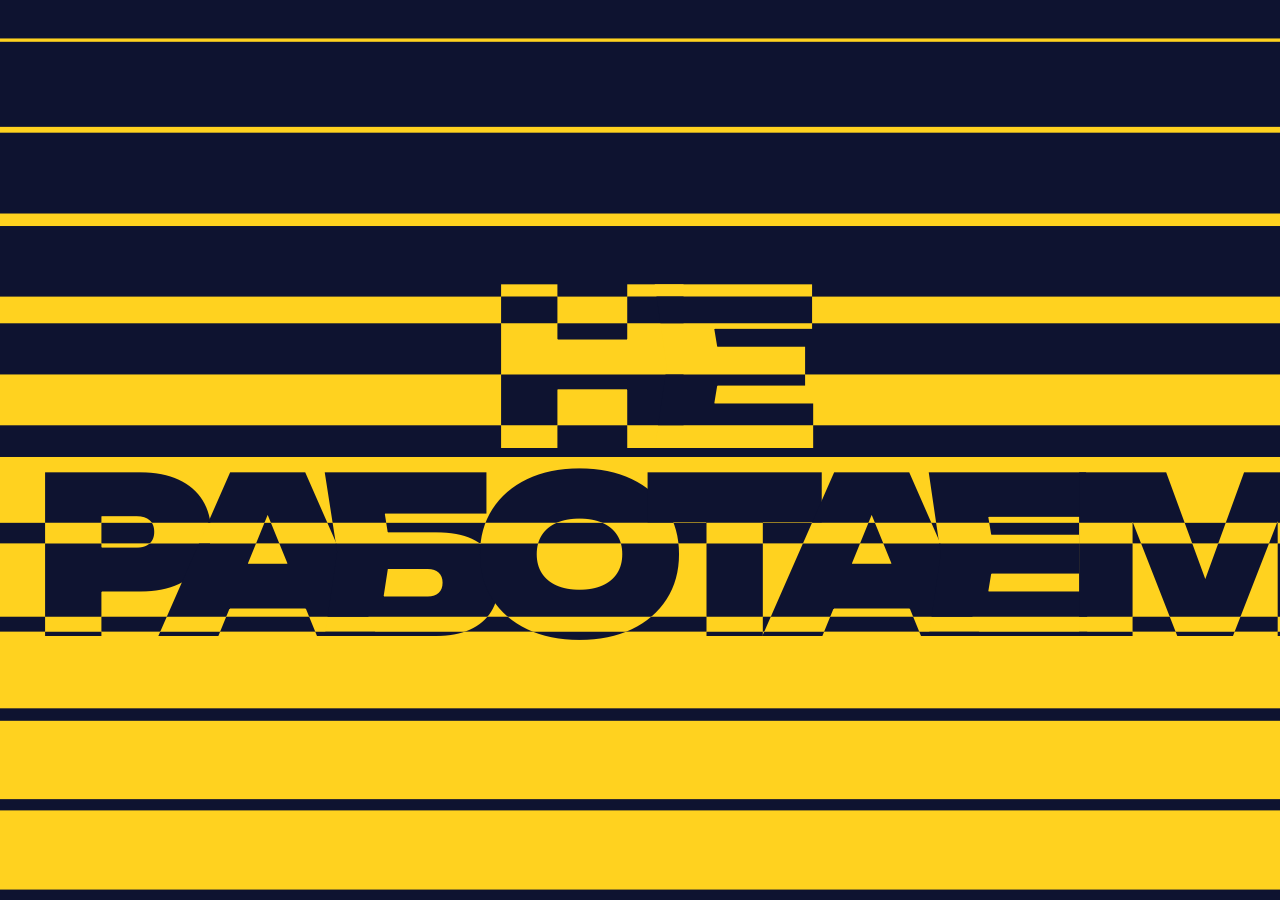
<file: intro.html>
<!DOCTYPE html>
<html lang="ru">
<head>
<meta charset="utf-8">
<title>Не работаем — интро</title>
<style>
@font-face{font-family:U;font-weight:900;src:url([data-uri]) format('woff2');unicode-range:U+0301,U+0400-045F,U+0490-0491,U+04B0-04B1,U+2116}
@font-face{font-family:U;font-weight:900;src:url([data-uri]) format('woff2');unicode-range:U+0000-00FF,U+0131,U+0152-0153,U+02BB-02BC,U+02C6,U+02DA,U+02DC,U+0304,U+0308,U+0329,U+2000-206F,U+20AC,U+2122,U+2191,U+2193,U+2212,U+2215,U+FEFF,U+FFFD}
@font-face{font-family:U;font-weight:600;src:url([data-uri]) format('woff2');unicode-range:U+0301,U+0400-045F,U+0490-0491,U+04B0-04B1,U+2116}
@font-face{font-family:U;font-weight:600;src:url([data-uri]) format('woff2');unicode-range:U+0000-00FF,U+0131,U+0152-0153,U+02BB-02BC,U+02C6,U+02DA,U+02DC,U+0304,U+0308,U+0329,U+2000-206F,U+20AC,U+2122,U+2191,U+2193,U+2212,U+2215,U+FEFF,U+FFFD}

html, body { margin: 0; height: 100%; background: #0E1330; overflow: hidden; }
#fit { position: absolute; left: 0; top: 0; width: 1920px; height: 1080px; transform-origin: 0 0; }
#cam { position: absolute; inset: 0; overflow: hidden; background: #0E1330; transform-origin: 960px 540px; font-family: U, sans-serif; font-weight: 900; }
.a { position: absolute; left: 0; top: 0; }
.clip { position: absolute; overflow: hidden; }
.L { position: absolute; left: 0; top: 0; line-height: 1; white-space: pre; }
.face { position: absolute; left: 0; top: 0; backface-visibility: hidden; -webkit-backface-visibility: hidden; }
</style>
</head>
<body>
<div id="fit"><div id="cam"></div></div>
<svg width="0" height="0" style="position:absolute"><defs id="fdefs"></defs></svg>
<script>
/* ===== Палитра и время ===== */
const Y = "#FFD21F", N = "#0E1330", R = "#E8412C", K = "#000000", W = "#FFFFFF";
const BEAT = 0.5, DUR = 10;
const cam = document.getElementById("cam");

/* ===== Кривые: всё — функции времени ===== */
const cl = (x, a = 0, b = 1) => Math.min(b, Math.max(a, x));
const L = (a, b, k) => a + (b - a) * k;
const sg = (t, a, b) => cl((t - a) / (b - a));
const eo = (x) => x <= 0 ? 0 : x >= 1 ? 1 : (1 - Math.pow(2, -10 * x)) / (1 - Math.pow(2, -10));
const ei = (x) => x <= 0 ? 0 : x >= 1 ? 1 : (Math.pow(2, 10 * x) - 1) / (Math.pow(2, 10) - 1);
const eio = (x) => x < .5 ? ei(2 * x) / 2 : .5 + eo(2 * x - 1) / 2;
// Критически демпфированная пружина: без перелёта, без «резинки»
const sp = (t, t0, w = 18) => { const s = t - t0; return s <= 0 ? 0 : 1 - (1 + w * s) * Math.exp(-w * s); };

/* ===== Направленное размытие от скорости ===== */
const fdefs = document.getElementById("fdefs");
const blurs = {};
function blurFilter(id) {
  if (blurs[id]) return blurs[id];
  const ns = "http://www.w3.org/2000/svg";
  const f = document.createElementNS(ns, "filter");
  f.setAttribute("id", "mb" + id); f.setAttribute("x", "-50%"); f.setAttribute("y", "-50%"); f.setAttribute("width", "200%"); f.setAttribute("height", "200%");
  const g = document.createElementNS(ns, "feGaussianBlur"); f.appendChild(g); fdefs.appendChild(f);
  return (blurs[id] = g);
}
// v — скорость в px/с; размытие ≈ путь за 1/90 с
function mblur(el, id, vx, vy) {
  const sx = Math.min(60, Math.abs(vx) / 90 * .5), sy = Math.min(60, Math.abs(vy) / 90 * .5);
  if (sx < .4 && sy < .4) { el.style.filter = "none"; return; }
  blurFilter(id).setAttribute("stdDeviation", sx.toFixed(2) + " " + sy.toFixed(2));
  el.style.filter = "url(#mb" + id + ")";
}
const H = 1 / 240;
const vel = (f, t) => (f(t) - f(t - H)) / H;

/* ===== Утилиты DOM ===== */
function el(cls, parent, css) { const d = document.createElement("div"); d.className = cls; if (css) Object.assign(d.style, css); (parent || cam).appendChild(d); return d; }
function show(e, on) { e.style.display = on ? "block" : "none"; }
function box(e, x, y, w, h) { e.style.transform = `translate(${x}px,${y}px)`; e.style.width = w + "px"; e.style.height = h + "px"; }

/* ===== Раскладка слова ===== */
let FS, LET = [], OI, OINK;
const ROWS = 10, PITCH = 108, SLAT = 96;
function measure() {
  const m = el("a", cam, { fontSize: "100px", lineHeight: "1", whiteSpace: "pre" });
  const CR = cam.getBoundingClientRect(), SC = CR.width / 1920;   // поправка на масштаб окна
  m.textContent = "РАБОТАЕМ"; const w100 = m.getBoundingClientRect().width / SC; m.remove();
  FS = Math.round(1460 / w100 * 100);
  const lineGap = FS * .86;
  const lines = [["НЕ", 540 - lineGap + FS * .1], ["РАБОТАЕМ", 540 + FS * .1]];
  const ctx = document.createElement("canvas").getContext("2d");
  ctx.font = `900 ${FS}px U`;
  for (const [txt, top] of lines) {
    const row = el("a", cam, { fontSize: FS + "px", lineHeight: "1", whiteSpace: "pre", width: "1920px", textAlign: "center" });
    row.style.transform = `translateY(${top}px)`;
    for (const ch of txt) { const s = document.createElement("span"); s.textContent = ch; row.appendChild(s); }
    for (const s of row.children) {
      const r = s.getBoundingClientRect();
      LET.push({ ch: s.textContent, x: (r.left - CR.left) / SC, y: (r.top - CR.top) / SC, w: r.width / SC, h: r.height / SC, line: txt === "НЕ" ? 0 : 1 });
    }
    row.remove();
  }
  OI = LET.findIndex((l) => l.ch === "О");
  // Габариты «чернил» буквы О (сняты с рендера Unbounded Black): в долях кегля
  const o = LET[OI], q = FS / 262;
  OINK = { l: o.x + 9 * q, r: o.x + 246 * q, t: o.y + 28 * q, b: o.y + 232 * q };
  OINK.cx = (OINK.l + OINK.r) / 2; OINK.cy = (OINK.t + OINK.b) / 2; OINK.w = OINK.r - OINK.l; OINK.h = OINK.b - OINK.t;
}
// Слово целиком (+ строки титра) в одном контейнере
function makeWord(color, withTitle) {
  const w = el("a", null, { width: "1920px", height: "1080px", color });
  const spans = LET.map((l) => { const s = el("L", w, { fontSize: FS + "px" }); s.textContent = l.ch; s.style.transform = `translate(${l.x}px,${l.y}px)`; return s; });
  let url = null, hours = null;
  if (withTitle) {
    url = el("L", w, { fontSize: "46px", fontWeight: "600", width: "1920px", textAlign: "center" });
    url.style.transform = `translateY(${9 * PITCH + 24}px)`;
    hours = el("L", w, { fontSize: "40px", fontWeight: "600", width: "1920px", textAlign: "center" });
    hours.style.transform = `translateY(${0 * PITCH + 28}px)`;
  }
  return { w, spans, url, hours };
}

/* ===== Сцены: элементы ===== */
let rows = [], under, ring, hourH, minH, dot, plateTxt, plateLet = [], bars = [], barRed = [], axis, labels = [], labClip, head, counter, headClip, today, k3, kiosk, slats3 = [], side, top3, backing;
function build() {
  measure();
  // Нижний слой: жёлтые буквы
  under = makeWord(Y, false); cam.appendChild(under.w);
  // Ламели: жёлтая подложка с окном, внутри — нарезка слова
  for (let j = 0; j < ROWS; j++) {
    const r = el("clip", cam, { background: Y });
    const wd = makeWord(N, true); r.appendChild(wd.w);
    rows.push({ r, wd });
  }
  // Кольцо / часы / табличка
  ring = el("a", cam, { borderStyle: "solid", borderColor: Y, boxSizing: "border-box", overflow: "hidden" });
  hourH = el("a", cam, { background: Y, borderRadius: "12px", transformOrigin: "50% 100%" });
  minH = el("a", cam, { background: Y, borderRadius: "10px", transformOrigin: "50% 100%" });
  dot = el("a", cam, { background: R, borderRadius: "50%" });
  plateTxt = el("clip", cam, {});
  for (const ch of "ЗАКРЫТО") { const s = el("L", plateTxt, { fontSize: "118px", color: N }); s.textContent = ch; plateLet.push(s); }
  // Столбцы → график → ламели
  for (let i = 0; i < 5; i++) {
    const b = el("clip", cam, { background: Y });
    const red = el("a", b, { background: R, width: "100%" });
    bars.push(b); barRed.push(red);
  }
  axis = el("a", cam, { background: W, height: "4px" });
  labClip = el("clip", cam, {});
  for (const d of ["Пн", "Вт", "Ср", "Чт", "Пт"]) { const s = el("L", labClip, { fontSize: "34px", fontWeight: "600", color: W }); s.textContent = d; labels.push(s); }
  headClip = el("clip", cam, {});
  head = el("L", headClip, { fontSize: "40px", fontWeight: "600", color: W }); head.textContent = "Продуктивность за неделю";
  counter = el("L", headClip, { fontSize: "150px", color: Y, textAlign: "right", width: "600px" });
  today = el("a", cam, {});
  const tl = el("L", today, { fontSize: "30px", fontWeight: "600", color: R, width: "200px", textAlign: "center" }); tl.textContent = "сегодня";
  el("a", today, { width: "0", height: "0", borderLeft: "16px solid transparent", borderRight: "16px solid transparent", borderTop: "18px solid " + R, transform: "translate(84px,44px)" });
  // 3D-ларёк
  k3 = el("a", cam, { width: "1920px", height: "1080px", perspective: "1900px", perspectiveOrigin: "960px 540px" });
  kiosk = el("a", k3, { width: "1920px", height: "1080px", transformStyle: "preserve-3d", transformOrigin: "960px 540px" });
  backing = el("face", kiosk, { background: K, width: "1100px", height: "516px", backfaceVisibility: "visible" });
  side = el("face", kiosk, { background: K, height: "516px", transformOrigin: "0 0", backfaceVisibility: "visible" });
  top3 = el("face", kiosk, { background: R, width: "1100px", transformOrigin: "0 0", backfaceVisibility: "visible" });
  for (let k = 0; k < 5; k++) {
    const s = el("a", kiosk, { width: "1100px", height: "92px", transformStyle: "preserve-3d", transformOrigin: "550px 46px" });
    el("face", s, { background: Y, width: "1100px", height: "92px" });
    const back = el("face", s, { background: R, width: "1100px", height: "92px", overflow: "hidden", transform: "rotateX(180deg)" });
    const word = el("L", back, { fontSize: "300px", color: W, width: "1100px", textAlign: "center", letterSpacing: "20px" });
    word.textContent = "ОБЕД";
    // строка в 516 px высотой, нарезанная на 5 ламелей: каждая показывает свою полосу
    word.style.transform = `translateY(${-k * 106 + 258 - 150 - 4}px)`;
    slats3.push(s);
  }
}

/* ===== Геометрия, общая для сцен ===== */
const FAC = { x: 410, y: 282, w: 1100, h: 92, g: 14 };      // фасад из 5 ламелей
const facY = (k) => FAC.y + k * (FAC.h + FAC.g);
const PLATE = { x: 480, y: 370, w: 960, h: 340 };
const CH = { base: 800, w: 130, step: 230, max: 460 };
const chX = (i) => 960 + (i - 2) * CH.step - CH.w / 2;
const VALS = [[92, 100, 88, 96, 90], [70, 58, 66, 52, 69], [30, 24, 33, 18, 0]];
function val(i, t) {
  const v = VALS;
  return v[0][i] + (v[1][i] - v[0][i]) * sp(t, 4.5, 16) + (v[2][i] - v[1][i]) * sp(t, 5.0, 16);
}
// Смещение нарезки слова в ламели j
function rowOffX(j, t) {
  const dir = j % 2 ? -1 : 1;                      // нечётные слева, чётные справа
  if (t < 1) {
    const t0 = j % 2 ? 0 : .5;
    return dir * 2300 * (1 - eo(sg(t, t0 + j * .012, t0 + .42 + j * .012)));
  }
  if (t >= 9.5) return -dir * 2300 * ei(sg(t, 9.5 + j * .01, 9.94));
  return 0;
}
function rowOffY(j, t) {
  if (t >= 8 && t < 9.5) return -PITCH * 1.2 * (1 - sp(t, 8.5 + j * .028, 22));
  return 0;
}
// Ламели титра: из половинок фасада на весь экран
function rowGeo(j, t) {
  if (t < 1.5) {
    const h = SLAT * (1 - eio(sg(t, 1.0 + j * .022, 1.42 + j * .022)));
    return [0, j * PITCH + SLAT / 2 - h / 2, 1920, h];
  }
  if (t >= 8) {
    const k = eio(sg(t, 8.0, 8.46)), f = Math.floor(j / 2), half = j % 2;
    const from = [FAC.x, facY(f) + half * FAC.h / 2, FAC.w, FAC.h / 2];
    const to = [0, j * PITCH, 1920, SLAT];
    return from.map((v, n) => L(v, to[n], k));
  }
  return null;
}
// Полёт букв 1.5–2.0
function letX(i, t) {
  const l = LET[i]; if (i === OI) return oCX(t) - l.w / 2;
  const c = l.x + l.w / 2, dir = c < 960 ? -1 : 1, d = Math.abs(c - 960) / 960;
  return l.x + dir * 2400 * eio(sg(t, 1.5 + (1 - d) * .05, 1.9));
}
function letY(i, t) {
  const l = LET[i]; if (i === OI) return oCY(t) - l.h / 2;
  return l.y + (l.line === 0 ? -1 : 1) * 160 * eio(sg(t, 1.5, 1.9));
}
const oK = (t) => eo(sg(t, 1.5, 2.08));
const oCX = (t) => { const k = oK(t); return L(LET[OI].x + LET[OI].w / 2, 960 + (LET[OI].x + LET[OI].w / 2 - OINK.cx), k); };
const oCY = (t) => { const k = oK(t); return L(LET[OI].y + LET[OI].h / 2, 540 + (LET[OI].y + LET[OI].h / 2 - OINK.cy), k); };
const oScale = (t) => L(1, 1.25, oK(t));

function barGeo(i, t) {
    const gp = 26 * eo(sg(t, 3.52, 3.95));
    const sw = (PLATE.w - 4 * gp) / 5;
    let g = [PLATE.x + i * (sw + gp), PLATE.y, sw, PLATE.h];
    let rad = [i === 0 ? 28 : 0, i === 4 ? 28 : 0];
    if (t >= 4) {
      const k = eio(sg(t, 4.0 + i * .02, 4.38 + i * .02));
      const hv = CH.max * val(i, t) / 100;
      const c = [chX(i), CH.base - hv, CH.w, hv];
      g = g.map((v, n) => L(v, c[n], k));
      rad = rad.map((r) => L(r, 8, k));
    }
    if (t >= 5.5) {
      const k = eio(sg(t, 5.5 + i * .025, 5.96));
      const f = [FAC.x, facY(i), FAC.w, FAC.h];
      g = g.map((v, n) => L(v, f[n], k));
      rad = rad.map((r) => L(r, 0, k));
    }
    return { g, rad };
  }

/* ===== Кадр ===== */
function seek(t) {
  t = ((t % DUR) + DUR) % DUR;
  // Камера: короткий наезд на первой доле каждого такта
  const bt = t % 2, punch = (1 - Math.exp(-40 * bt)) * Math.exp(-4.5 * bt);
  cam.style.transform = `scale(${1 + .035 * punch})`;

  // --- Ламели (0–1.5 и 8–10)
  const rowsOn = t < 1.5 || t >= 8;
  rows.forEach((o, j) => {
    show(o.r, rowsOn);
    if (!rowsOn) return;
    const g = rowGeo(j, t) || [0, j * PITCH, 1920, SLAT];
    box(o.r, ...g);
    const ox = rowOffX(j, t), oy = rowOffY(j, t);
    const textOn = t < 1.5 || t >= 8.5 || (t >= 8 && false);
    o.wd.w.style.display = textOn ? "block" : "none";
    o.wd.w.style.transform = `translate(${ox - g[0]}px,${oy - g[1] - (t >= 8 && t < 8.5 ? 2000 : 0)}px)`;
    mblur(o.wd.w, "r" + j, vel((tt) => rowOffX(j, tt), t), vel((tt) => rowOffY(j, tt), t));
    // строки титра
    const titleOn = t >= 9;
    o.wd.url.style.display = o.wd.hours.style.display = titleOn ? "block" : "none";
    if (titleOn) {
      const n1 = Math.floor(cl((t - 9.0) / .32) * 14 + .0001), n2 = Math.floor(cl((t - 9.06) / .32) * 25 + .0001);
      o.wd.url.textContent = "ne-rabotaem.ru".slice(0, n1);
      o.wd.hours.textContent = "часы работы: никогда".slice(0, n2);
    }
  });
  // --- Жёлтые буквы (1.0–2.0)
  const underOn = t >= 1 && t < 2;
  show(under.w, underOn);
  if (underOn) under.spans.forEach((s, i) => {
    if (i === OI) {
      s.style.transform = `translate(${letX(i, t)}px,${letY(i, t)}px) scale(${oScale(t)})`;
      s.style.transformOrigin = `${OINK.cx - LET[OI].x}px ${OINK.cy - LET[OI].y}px`;
      return;
    }
    s.style.transform = `translate(${letX(i, t)}px,${letY(i, t)}px)`;
    mblur(s, "l" + i, vel((tt) => letX(i, tt), t), vel((tt) => letY(i, tt), t));
  });

  // --- Кольцо → часы → табличка (2.0–3.5)
  const ringOn = t >= 2 && t < 3.5;
  show(ring, ringOn); const handsOn = ringOn && t >= 2.5 && t < 3.2; show(hourH, handsOn); show(minH, handsOn); show(dot, handsOn); show(plateTxt, t >= 3.2 && t < 3.8);
  if (ringOn) {
    const d0 = OINK.w * oScale(2), d1 = 500;
    const grow = sp(t, 2.0, 15), m = eio(sg(t, 3.0, 3.45));
    const dRing = L(d0, d1, grow);
    const w = L(dRing, PLATE.w, m), h = L(dRing * OINK.h / OINK.w * (1 - grow) + dRing * grow, PLATE.h, m);
    const bw0 = L(OINK.w * .283 * oScale(2), 70, grow);
    const bv = L(bw0, PLATE.h / 2 + 2, m), bh = L(bw0, PLATE.w / 2 + 2, m);
    const icx = oCX(2) - LET[OI].w / 2 + OINK.cx - LET[OI].x, icy = oCY(2) - LET[OI].h / 2 + OINK.cy - LET[OI].y;
    const cx = L(icx, 960, grow), cy = L(icy, 540, grow);
    box(ring, cx - w / 2, cy - h / 2, w, h);
    ring.style.borderWidth = `${bv}px ${bh}px`;
    ring.style.borderRadius = L(w / 2, 28, m) + "px / " + L(h / 2, 28, m) + "px";
    if (t >= 2.5) {
      const g = sp(t, 2.5, 22) * (1 - eo(sg(t, 3.0, 3.22)));
      const r = eio(sg(t, 2.5, 3.0));
      const lm = 150 * g, lh = 96 * g;
      minH.style.width = "20px"; minH.style.height = lm + "px";
      minH.style.transform = `translate(${960 - 10}px,${540 - lm}px) rotate(${L(0, 720, r)}deg)`;
      hourH.style.width = "26px"; hourH.style.height = lh + "px";
      hourH.style.transform = `translate(${960 - 13}px,${540 - lh}px) rotate(${L(-90, 180, r)}deg)`;
      const dd = 44 * g; box(dot, 960 - dd / 2, 540 - dd / 2, dd, dd);
    }
  }
  if (t >= 3.2 && t < 3.8) {
    box(plateTxt, PLATE.x, PLATE.y, PLATE.w, PLATE.h);
    let x = 0; const ws = [];
    plateLet.forEach((s) => ws.push(s.offsetWidth));
    const total = ws.reduce((a, b) => a + b, 0); x = (PLATE.w - total) / 2;
    plateLet.forEach((s, i) => {
      const inn = 1 - sp(t, 3.22 + i * .025, 20), out = ei(sg(t, 3.5 + i * .02, 3.72 + i * .02));
      const yy = (PLATE.h - 118) / 2 + 200 * inn - 260 * out;
      s.style.transform = `translate(${x}px,${yy}px)`; x += ws[i];
      mblur(s, "p" + i, 0, vel((tt) => 200 * (1 - sp(tt, 3.22 + i * .025, 20)) - 260 * ei(sg(tt, 3.5 + i * .02, 3.72 + i * .02)), t));
    });
  }

  // --- Столбцы: трещины → график → ламели (3.5–6.0)
  const barsOn = t >= 3.5 && t < 6;
  bars.forEach((b, i) => {
    show(b, barsOn);
    if (!barsOn) return;
    const g = barGeo(i, t), g2 = barGeo(i, t - H);
    box(b, ...g.g);
    b.style.borderRadius = `${g.rad[0]}px ${g.rad[1]}px ${g.rad[1]}px ${g.rad[0]}px`;
    mblur(b, "b" + i, (g.g[0] + g.g[2] / 2 - g2.g[0] - g2.g[2] / 2) / H * .6 + (g.g[2] - g2.g[2]) / H * .3, (g.g[1] + g.g[3] / 2 - g2.g[1] - g2.g[3] / 2) / H * .6 + (g.g[3] - g2.g[3]) / H * .3);
    const redH = i === 4 ? sp(t, 5.0, 16) * (1 - eo(sg(t, 5.5, 5.75))) : 0;
    barRed[i].style.height = (redH * g.g[3]) + "px"; barRed[i].style.transform = `translateY(${g.g[3] * (1 - redH)}px)`;
  });
  const chartOn = t >= 4 && t < 6;
  show(axis, chartOn); show(labClip, chartOn); show(headClip, chartOn); show(today, t >= 5 && t < 5.8);
  if (chartOn) {
    const aw = 1240 * eo(sg(t, 4.0, 4.32)) * (1 - ei(sg(t, 5.5, 5.8)));
    box(axis, 960 - aw / 2, CH.base, aw, 4);
    box(labClip, 300, CH.base + 14, 1320, 60);
    labels.forEach((s, i) => {
      const yy = 70 * (1 - sp(t, 4.08 + i * .03, 20)) + 80 * ei(sg(t, 5.5 + i * .015, 5.75));
      s.style.transform = `translate(${chX(i) + CH.w / 2 - 300 - 24}px,${10 + yy}px)`;
    });
    box(headClip, 330, 120, 1260, 170);
    const hy = 180 * (1 - sp(t, 4.05, 18)) - 200 * ei(sg(t, 5.5, 5.78));
    head.style.transform = `translate(0px,${hy + 100}px)`;
    counter.style.transform = `translate(660px,${hy + 6}px)`;
    const avg = VALS[0].map((_, i) => val(i, t)).reduce((a, b) => a + b, 0) / 5;
    counter.textContent = Math.round(avg) + "%";
    mblur(headClip, "hc", 0, vel((tt) => 180 * (1 - sp(tt, 4.05, 18)) - 200 * ei(sg(tt, 5.5, 5.78)), t));
    if (t >= 5) {
      const hv = CH.max * val(4, t) / 100, py = 40 * (1 - sp(t, 5.0, 20)) - 300 * ei(sg(t, 5.5, 5.8));
      mblur(today, "td", 0, vel((tt) => -300 * ei(sg(tt, 5.5, 5.8)) + 40 * (1 - sp(tt, 5.0, 20)), t));
      today.style.transform = `translate(${chX(4) + CH.w / 2 - 100}px,${CH.base - hv - 92 + py}px)`;
    }
  }

  // --- 3D (6.0–8.0)
  const on3 = t >= 6 && t < 8;
  show(k3, on3);
  if (on3) {
    const a = eo(sg(t, 6.0, 6.45)), b = eio(sg(t, 7.5, 7.98));
    const ry = L(0, -36, a) * (1 - b), rx = L(0, -18, a) * (1 - b), sc = L(1, .78, a) * (1 - b) + b;
    const D = 560 * sp(t, 6.5, 14) * (1 - b);
    kiosk.style.transform = `translateZ(0) scale(${sc}) rotateX(${rx}deg) rotateY(${ry}deg) translateX(${D * .25 * (1 - b) * a}px)`;
    backing.style.display = D > 1 ? "block" : "none";
    backing.style.transform = `translate(${FAC.x}px,${FAC.y}px) translateZ(${-D}px)`;
    side.style.display = top3.style.display = D > 1 ? "block" : "none";
    side.style.width = D + "px";
    side.style.transform = `translate(${FAC.x + FAC.w}px,${FAC.y}px) rotateY(90deg)`;
    top3.style.height = D + "px";
    top3.style.transform = `translate(${FAC.x}px,${FAC.y}px) rotateX(-90deg)`;
    slats3.forEach((s, k) => {
      const f1 = eio(sg(t, 7.0 + k * .055, 7.3 + k * .055)), f2 = eio(sg(t, 7.5 + k * .04, 7.85 + k * .03));
      s.style.transform = `translate(${FAC.x}px,${facY(k)}px) rotateX(${180 * f1 + 180 * f2}deg)`;
    });
  }
}
window.seek = seek;
window.ready = document.fonts.ready.then(() => Promise.all([document.fonts.load("900 100px U"), document.fonts.load("600 40px U")])).then(() => { build(); seek(0); });

/* ===== Режим сайта: подгонка под окно и проигрывание ===== */
const MODE = /[?&]render/.test(location.search) ? "render" : /[?&]embed/.test(location.search) ? "embed" : "loop";
function fit() {
  const wide = innerWidth / innerHeight > 1.2;
  const s = wide ? Math.max(innerWidth / 1920, innerHeight / 1080) : Math.min(innerWidth / 1920, innerHeight / 1080);
  document.getElementById("fit").style.transform = `translate(${(innerWidth - 1920 * s) / 2}px,${(innerHeight - 1080 * s) / 2}px) scale(${s})`;
}
addEventListener("resize", fit); fit();
const makeAudio = // Саундтрек: OfflineAudioContext, 10 с, 120 BPM. Возвращает WAV в base64.
async (wantBuffer) => {
  const SR = 48000, DUR = 10, B = .5;
  const ctx = new OfflineAudioContext(2, SR * DUR, SR);
  const comp = ctx.createDynamicsCompressor();
  comp.threshold.value = -14; comp.ratio.value = 4; comp.attack.value = .003; comp.release.value = .12;
  const master = ctx.createGain(); master.gain.value = .9;
  comp.connect(master); master.connect(ctx.destination);
  const out = comp;
  const nb = ctx.createBuffer(1, SR * 2, SR); { const d = nb.getChannelData(0); for (let i = 0; i < d.length; i++) d[i] = Math.random() * 2 - 1; }
  const noise = (t, dur) => { const s = ctx.createBufferSource(); s.buffer = nb; s.loop = true; s.start(t, Math.random()); s.stop(t + dur); return s; };
  const env = (node, t, a, peak, d) => { const g = ctx.createGain(); g.gain.setValueAtTime(0, t); g.gain.linearRampToValueAtTime(peak, t + a); g.gain.exponentialRampToValueAtTime(.0001, t + a + d); node.connect(g); return g; };
  const pan = (node, p) => { const s = ctx.createStereoPanner(); s.pan.value = p; node.connect(s); return s; };

  function kick(t, amp = 1) {
    const o = ctx.createOscillator(); o.type = "sine";
    o.frequency.setValueAtTime(170, t); o.frequency.exponentialRampToValueAtTime(44, t + .13);
    o.start(t); o.stop(t + .5);
    env(o, t, .002, amp, .42).connect(out);
    const c = noise(t, .02); const hp = ctx.createBiquadFilter(); hp.type = "highpass"; hp.frequency.value = 3000; c.connect(hp);
    env(hp, t, .001, .25 * amp, .015).connect(out);
  }
  function hat(t, amp = .12, p = .2) {
    const n = noise(t, .06); const hp = ctx.createBiquadFilter(); hp.type = "highpass"; hp.frequency.value = 7500; n.connect(hp);
    pan(env(hp, t, .001, amp, .045), p).connect(out);
  }
  function tick(t, amp = .09, f = 3200) {
    const o = ctx.createOscillator(); o.type = "square"; o.frequency.value = f; o.start(t); o.stop(t + .03);
    const bp = ctx.createBiquadFilter(); bp.type = "bandpass"; bp.frequency.value = f; bp.Q.value = 8; o.connect(bp);
    env(bp, t, .001, amp, .02).connect(out);
  }
  // Удар на смене сцены: низ + металл ставни + шум
  function hit(t, big = 1) {
    const o = ctx.createOscillator(); o.type = "sine"; o.frequency.setValueAtTime(90, t); o.frequency.exponentialRampToValueAtTime(38, t + .5);
    o.start(t); o.stop(t + 1.4); env(o, t, .003, .9 * big, 1.1).connect(out);
    for (const [f, a, p] of [[187, .16, -.4], [517, .1, .3], [1013, .07, -.2], [1669, .05, .45], [2410, .035, -.5]]) {
      const m = ctx.createOscillator(); m.type = "square"; m.frequency.value = f * (big > 1 ? .94 : 1); m.start(t); m.stop(t + 1.2);
      const bp = ctx.createBiquadFilter(); bp.type = "bandpass"; bp.frequency.value = f * 1.5; bp.Q.value = 6; m.connect(bp);
      pan(env(bp, t, .002, a * big, .55 + .2 * big), p).connect(out);
    }
    const n = noise(t, .5); const bp = ctx.createBiquadFilter(); bp.type = "bandpass"; bp.frequency.value = 1400; bp.Q.value = .8; n.connect(bp);
    env(bp, t, .001, .35 * big, .22).connect(out);
  }
  // Дребезг рольставни
  function rattle(t0, t1, amp = .16, rise = true) {
    const n = noise(t0, t1 - t0 + .1); const lp = ctx.createBiquadFilter(); lp.type = "bandpass"; lp.frequency.value = 2200; lp.Q.value = 1.2; n.connect(lp);
    const am = ctx.createGain(); am.gain.value = 0; lp.connect(am);
    const lfo = ctx.createOscillator(); lfo.type = "square"; lfo.frequency.setValueAtTime(rise ? 22 : 38, t0); lfo.frequency.linearRampToValueAtTime(rise ? 38 : 22, t1);
    const lg = ctx.createGain(); lg.gain.value = .5; lfo.connect(lg); lg.connect(am.gain); lfo.start(t0); lfo.stop(t1 + .1);
    const g = ctx.createGain(); g.gain.setValueAtTime(rise ? .0001 : amp, t0); g.gain.exponentialRampToValueAtTime(rise ? amp : .0001, t1); g.gain.setValueAtTime(rise ? amp : .0001, t1); g.gain.linearRampToValueAtTime(0, t1 + .05);
    am.connect(g); g.connect(out);
  }
  // Бас: восьмые на слабую долю
  const ROOT = [55, 43.65, 65.41, 49, 55];
  function bass(t, f, len = .22, amp = .4) {
    const o = ctx.createOscillator(); o.type = "sawtooth"; o.frequency.value = f; o.start(t); o.stop(t + len + .05);
    const lp = ctx.createBiquadFilter(); lp.type = "lowpass"; lp.frequency.setValueAtTime(900, t); lp.frequency.exponentialRampToValueAtTime(160, t + len); o.connect(lp);
    env(lp, t, .004, amp, len).connect(out);
  }

  for (let i = 0; i < 20; i++) {
    const t = i * B;
    kick(t, i % 4 === 0 ? 1.05 : .85);
    hat(t + B / 2, .11, (i % 2 ? -.25 : .25));
    bass(t + B / 2, ROOT[Math.floor(i / 4)] * (i % 4 === 3 ? 1.5 : 1));
  }
  [0, 2, 4, 8].forEach((t) => hit(t));
  hit(6, 1.6);
  rattle(0, .95, .14, true);
  rattle(9.5, 9.97, .14, false);
  // Часы: тиканье шестнадцатыми, пока крутятся стрелки
  for (let k = 0; k < 8; k++) tick(2.5 + k * B / 4, .08, k % 2 ? 2600 : 3400);
  // Интерфейс: щелчки на каждой смене значений графика
  for (let k = 0; k < 16; k++) tick(4 + k * B / 4, .045 + .002 * k, 1800 + 120 * k);
  // Печать титра
  for (let k = 0; k < 14; k++) tick(9.0 + k * .32 / 14, .07, 4200 + (k % 3) * 300);
  // Райзер 4 → 6
  {
    const n = noise(4, 2); const bp = ctx.createBiquadFilter(); bp.type = "bandpass"; bp.Q.value = 2.5;
    bp.frequency.setValueAtTime(300, 4); bp.frequency.exponentialRampToValueAtTime(9000, 5.98); n.connect(bp);
    const g = ctx.createGain(); g.gain.setValueAtTime(.0001, 4); g.gain.exponentialRampToValueAtTime(1.1, 5.97); g.gain.linearRampToValueAtTime(0, 5.995);
    bp.connect(g); g.connect(out);
    const o = ctx.createOscillator(); o.type = "sawtooth"; o.frequency.setValueAtTime(110, 4); o.frequency.exponentialRampToValueAtTime(880, 5.98); o.start(4); o.stop(6);
    const lp = ctx.createBiquadFilter(); lp.type = "lowpass"; lp.frequency.setValueAtTime(400, 4); lp.frequency.exponentialRampToValueAtTime(5000, 5.98); o.connect(lp);
    const g2 = ctx.createGain(); g2.gain.setValueAtTime(.0001, 4); g2.gain.exponentialRampToValueAtTime(.35, 5.97); g2.gain.linearRampToValueAtTime(0, 5.995);
    lp.connect(g2); g2.connect(out);
  }

  const buf = await ctx.startRendering();
  if (wantBuffer) return buf;
  // WAV 16 бит
  const ch = [buf.getChannelData(0), buf.getChannelData(1)], len = buf.length;
  let peak = 0; for (const c of ch) for (let i = 0; i < len; i++) peak = Math.max(peak, Math.abs(c[i]));
  const norm = peak > .97 ? .97 / peak : 1;
  const ab = new ArrayBuffer(44 + len * 4), v = new DataView(ab);
  const ws = (o, s) => { for (let i = 0; i < s.length; i++) v.setUint8(o + i, s.charCodeAt(i)); };
  ws(0, "RIFF"); v.setUint32(4, 36 + len * 4, true); ws(8, "WAVE"); ws(12, "fmt "); v.setUint32(16, 16, true); v.setUint16(20, 1, true); v.setUint16(22, 2, true);
  v.setUint32(24, SR, true); v.setUint32(28, SR * 4, true); v.setUint16(32, 4, true); v.setUint16(34, 16, true); ws(36, "data"); v.setUint32(40, len * 4, true);
  let o = 44; for (let i = 0; i < len; i++) for (let c = 0; c < 2; c++) { v.setInt16(o, Math.max(-1, Math.min(1, ch[c][i] * norm)) * 32767, true); o += 2; }
  const bytes = new Uint8Array(ab); let s = ""; for (let i = 0; i < bytes.length; i += 32768) s += String.fromCharCode.apply(null, bytes.subarray(i, i + 32768));
  return { b64: btoa(s), peak };
};
if (MODE === "render") { const m = location.search.match(/[?&]t=([\d.]+)/); if (m) window.ready.then(() => seek(+m[1])); }
if (MODE === "loop") window.ready.then(() => { const t0 = performance.now(); const loop = (n) => { seek((n - t0) / 1000); requestAnimationFrame(loop); }; requestAnimationFrame(loop); });
if (MODE === "embed") {
  // Заставка сайта: один проход, потом ставня уезжает вверх и открывает сайт
  document.documentElement.style.background = "transparent";
  document.body.style.background = "transparent";
  const bd = document.createElement("div");
  bd.style.cssText = "position:fixed;left:0;top:0;width:100%;height:100%;background:#0E1330";
  document.body.insertBefore(bd, document.body.firstChild);
  const ui = document.createElement("div");
  ui.style.cssText = "position:fixed;right:20px;bottom:20px;display:flex;gap:10px;z-index:5;font-family:U,sans-serif;font-weight:600";
  const btn = (txt) => { const b = document.createElement("button"); b.textContent = txt; b.style.cssText = "font:inherit;font-size:14px;padding:10px 16px;border-radius:999px;border:2px solid #FFD21F;background:#0E1330;color:#FFD21F;cursor:pointer"; ui.appendChild(b); return b; };
  const bSound = btn("Со звуком"), bSkip = btn("Пропустить");
  document.body.appendChild(ui);
  let t0 = 0, exitAt = 0, actx = null, src = null, buf = null, finished = false;
  const EXIT = .7;
  const now = () => (performance.now() - t0) / 1000;
  const stopSound = () => { try { src && src.stop(); } catch (e) {} src = null; };
  const done = () => { if (finished) return; finished = true; stopSound(); parent.postMessage("intro-done", "*"); };
  bSkip.onclick = () => { if (!exitAt) exitAt = now(); bSkip.disabled = true; };
  bSound.onclick = async () => {
    bSound.disabled = true; bSound.textContent = "Звук…";
    try {
      actx = actx || new AudioContext();
      buf = buf || await makeAudio(true);
      const t = now();
      if (t < 10 && !exitAt) { src = actx.createBufferSource(); src.buffer = buf; src.connect(actx.destination); src.start(0, t); }
      bSound.textContent = "Звук включён";
    } catch (e) { bSound.textContent = "Без звука"; }
  };
  window.ready.then(() => {
    t0 = performance.now();
    const loop = () => {
      const t = now();
      if (!exitAt && t >= 10) exitAt = 10;
      if (exitAt) {
        const k = eio(cl((t - exitAt) / EXIT));
        if (exitAt < 10) seek(exitAt); else seek(0);
        stopSound();
        document.getElementById("fit").style.marginTop = (-k * innerHeight * 1.05) + "px";
        bd.style.transform = `translateY(${-k * innerHeight * 1.05}px)`;
        ui.style.display = "none";
        if (k >= 1) { done(); return; }
      } else seek(t);
      requestAnimationFrame(loop);
    };
    requestAnimationFrame(loop);
  });
  setTimeout(done, 16000);
}
</script>
</body>
</html>
</file>
